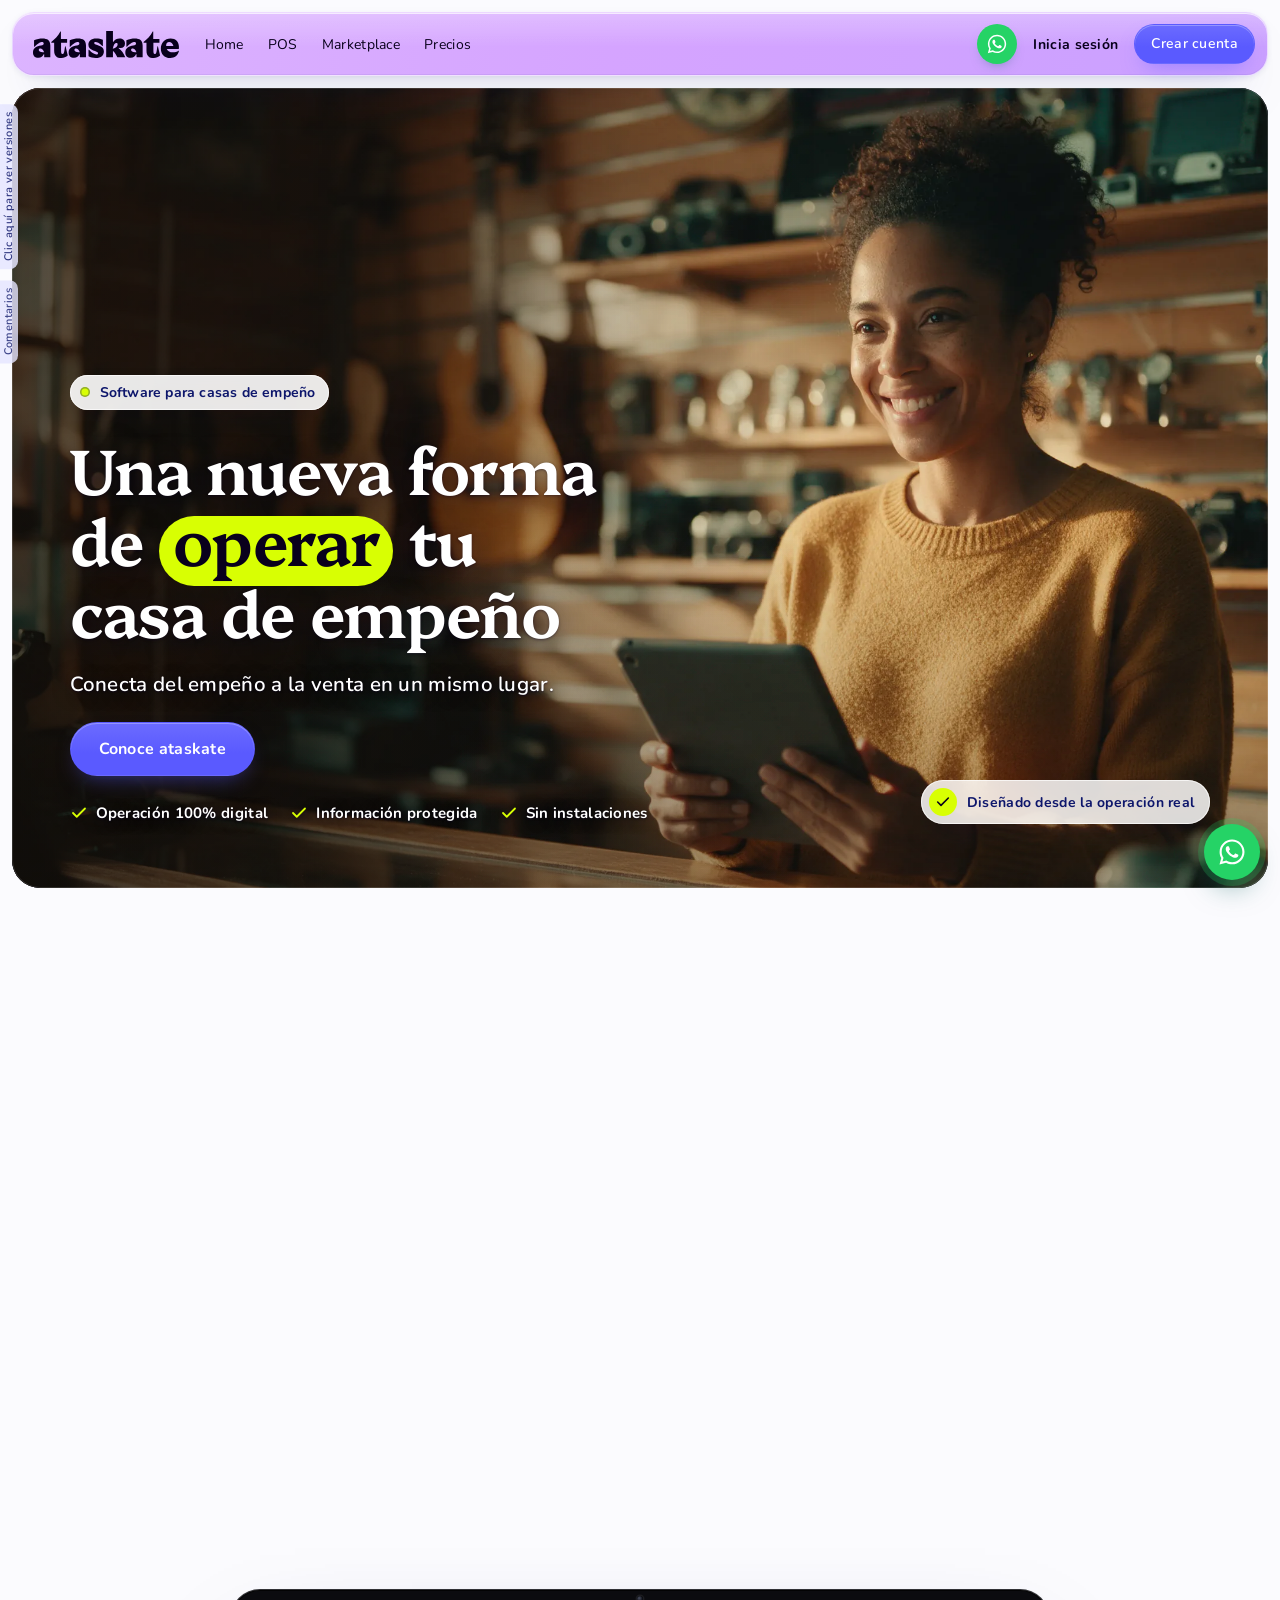
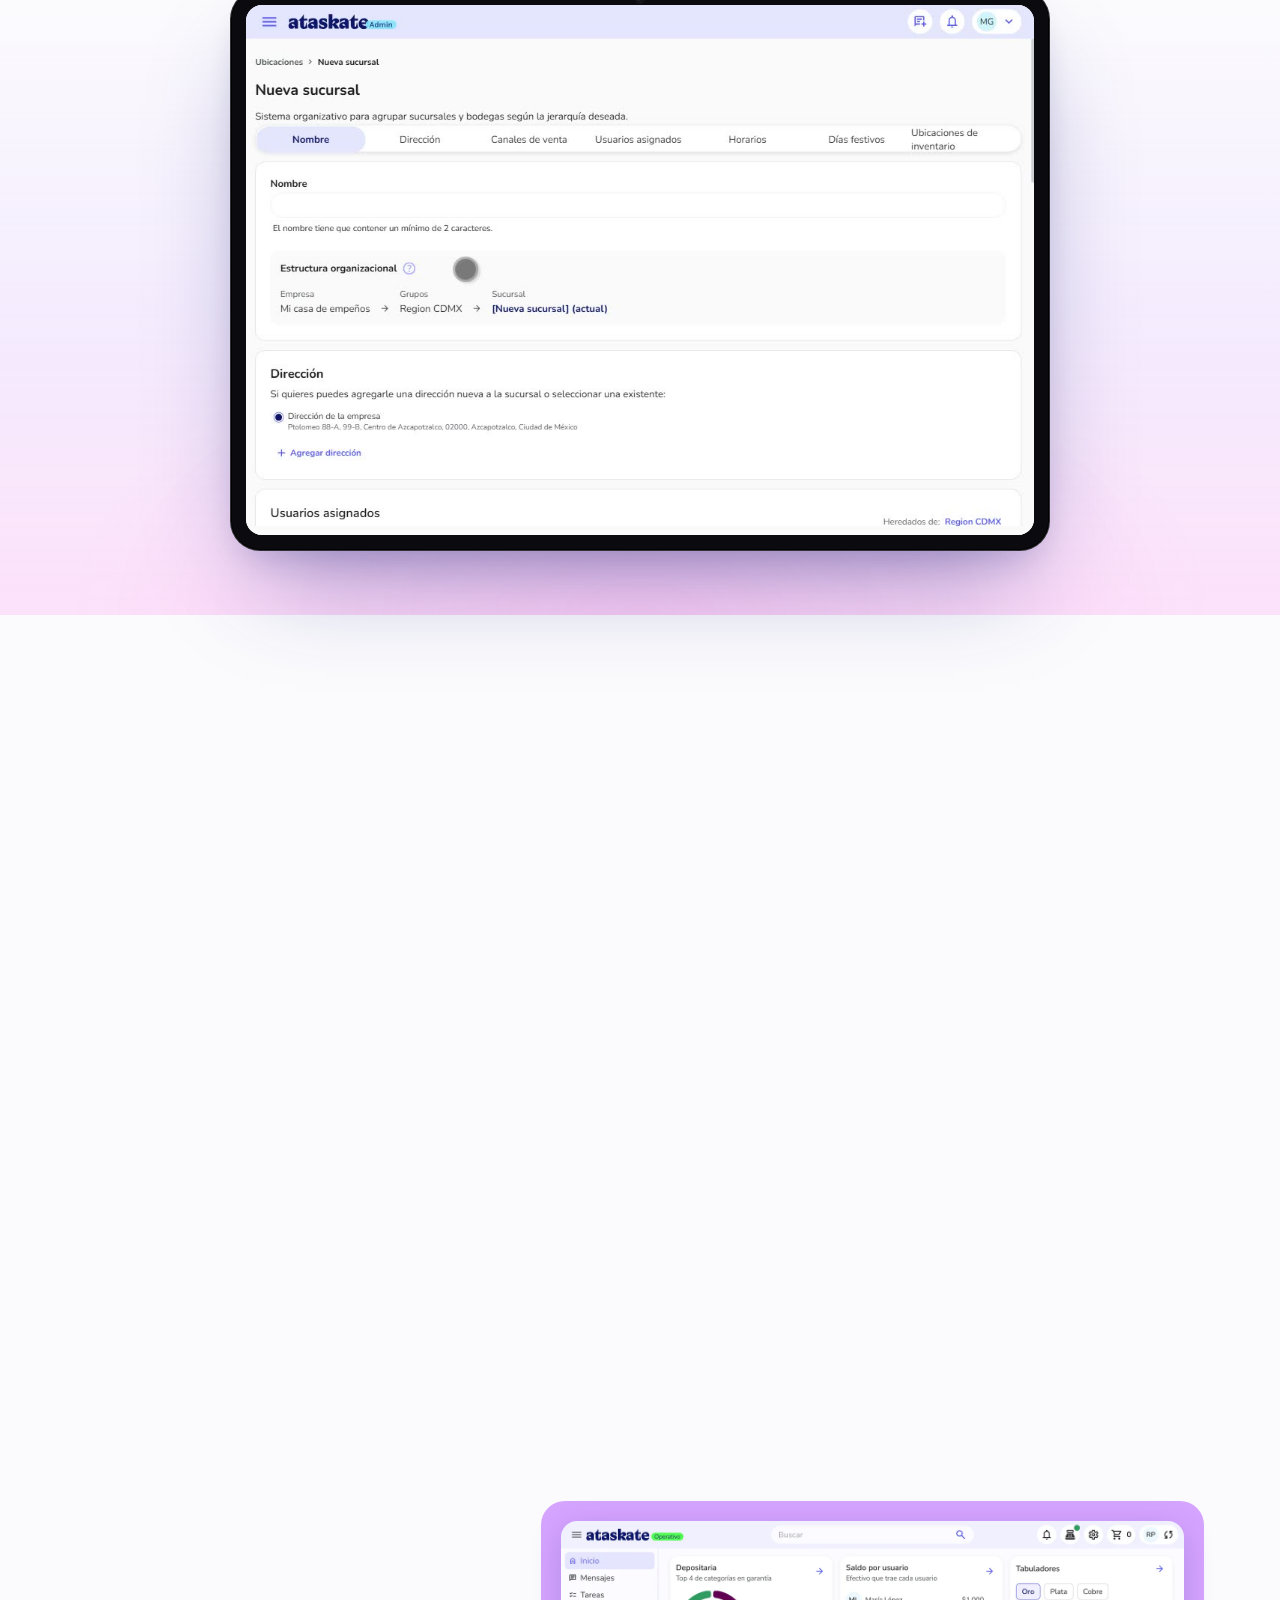
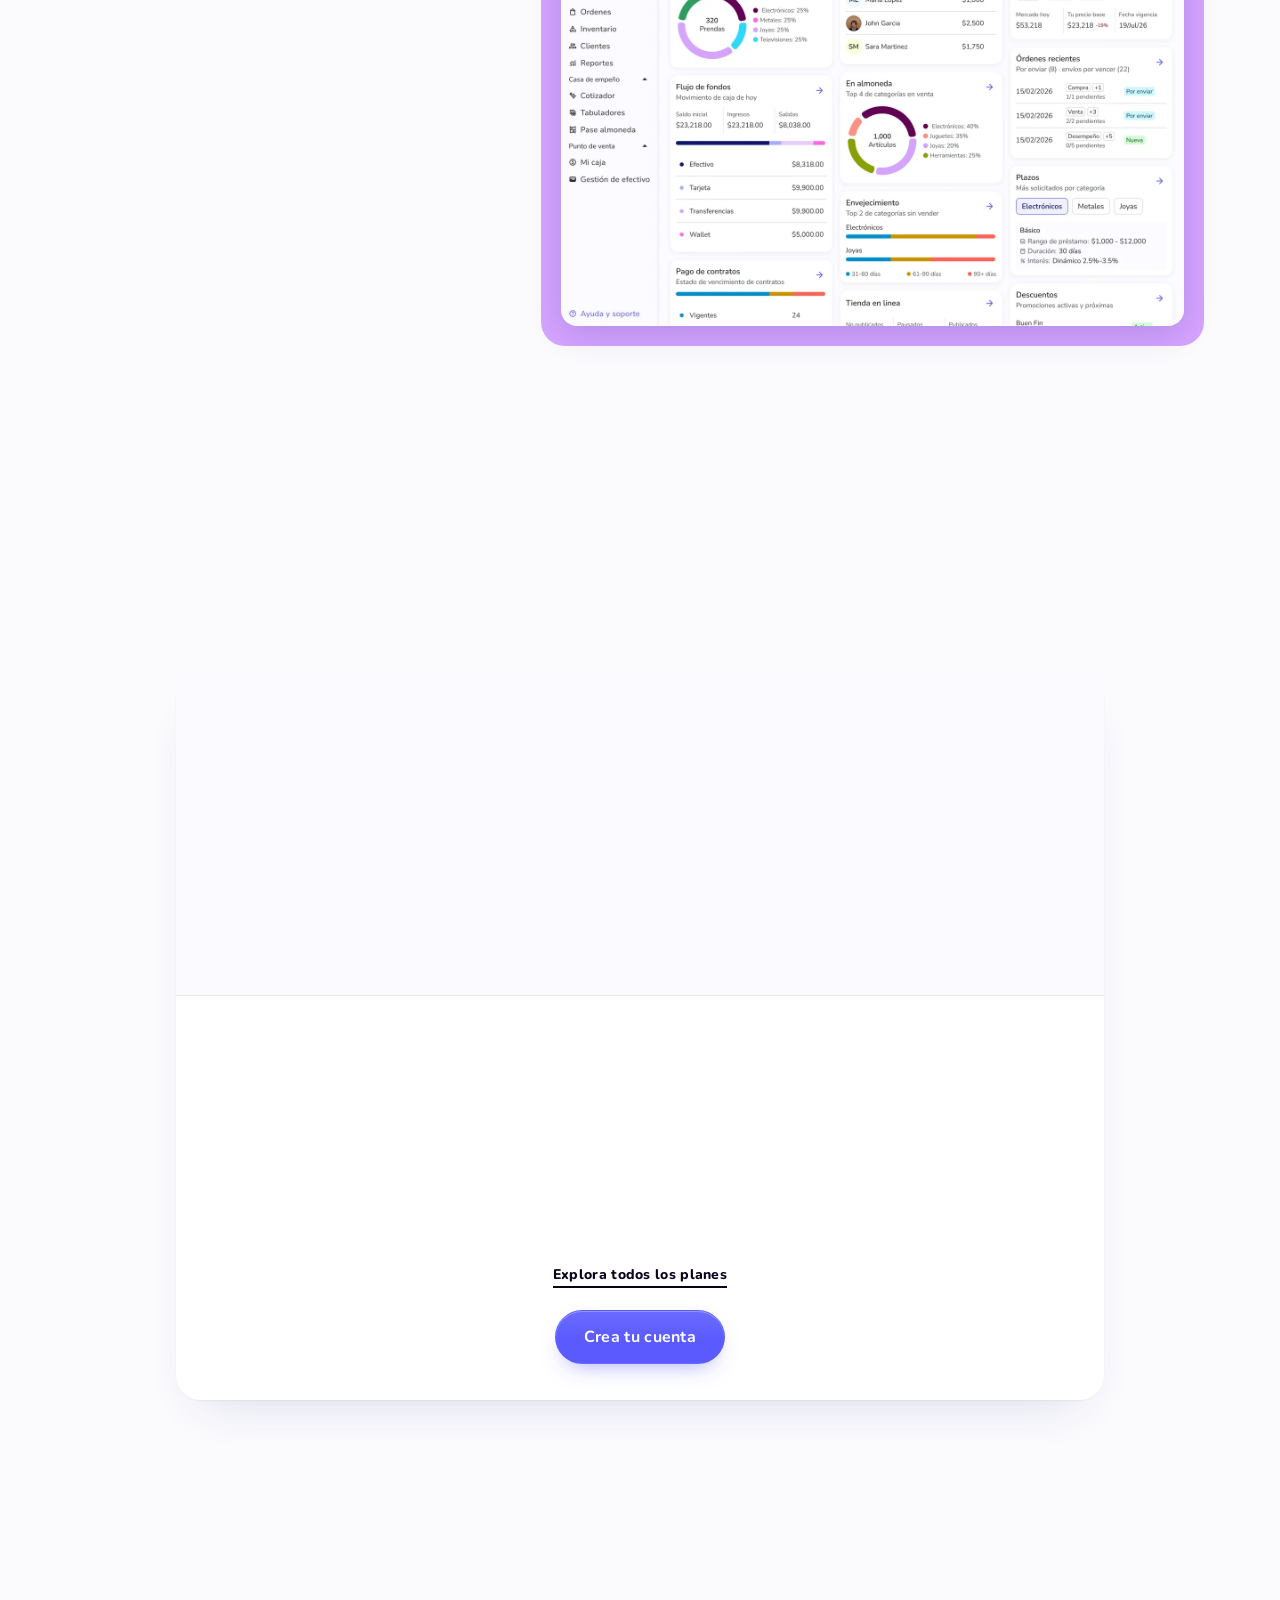
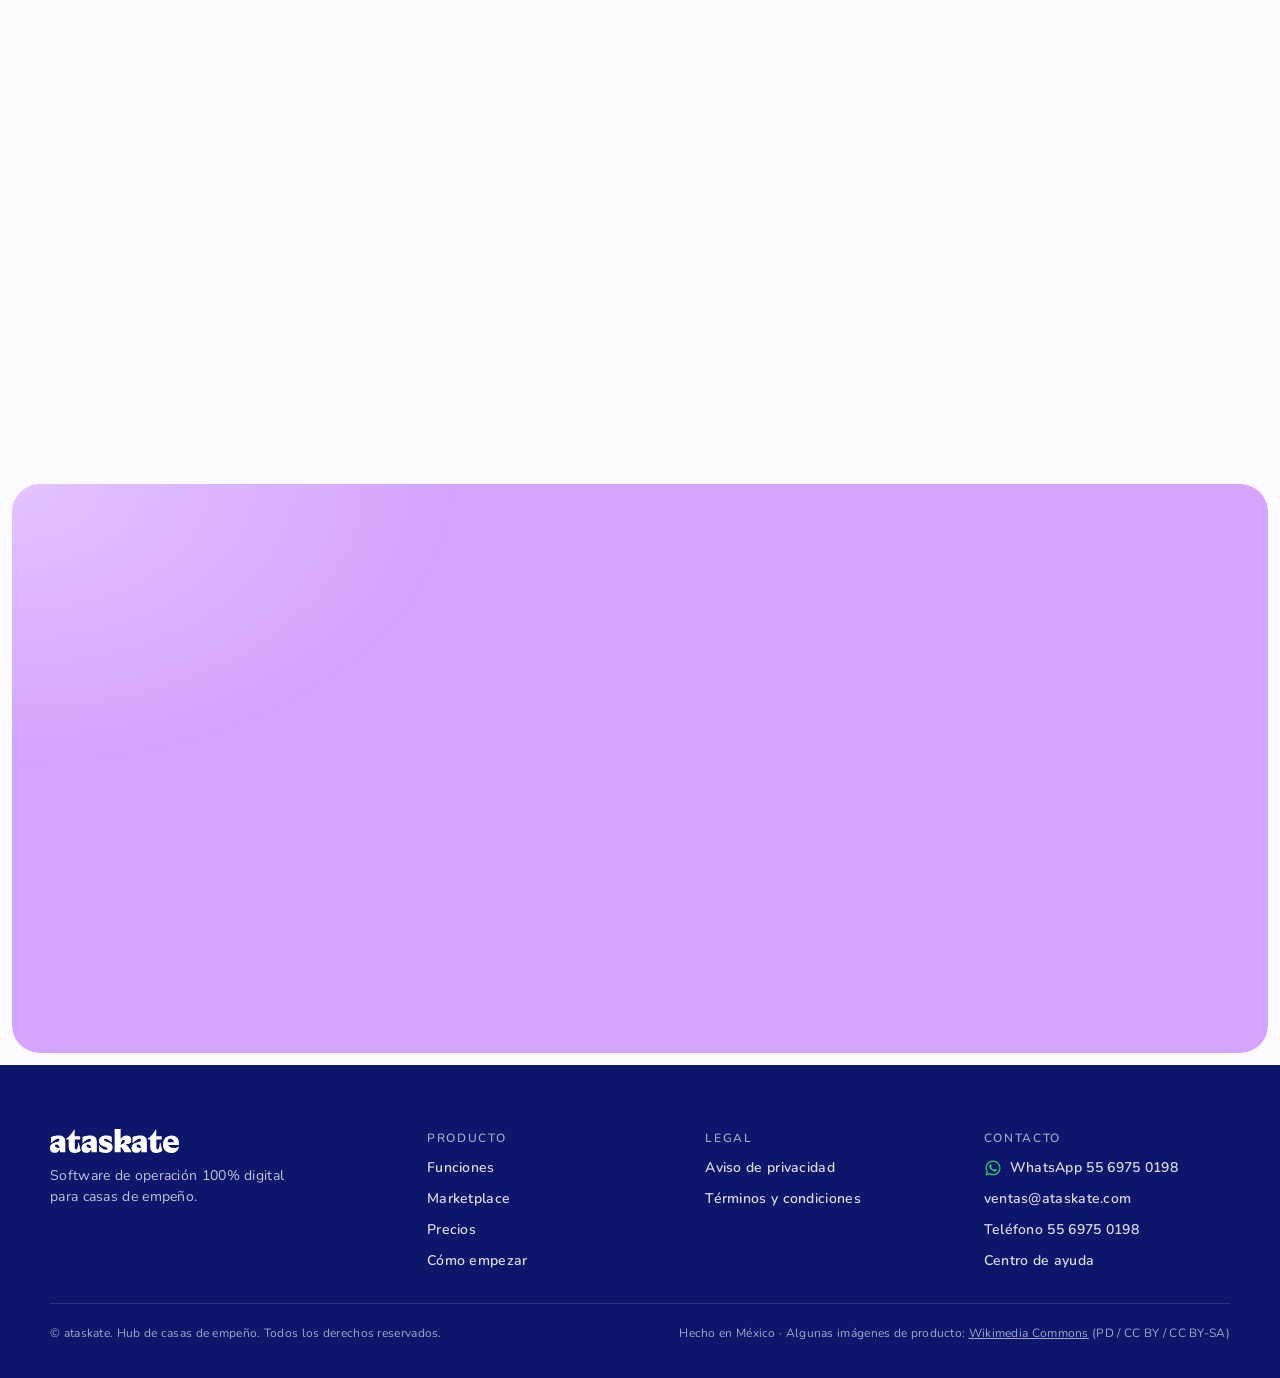
<file: index.html>
<!DOCTYPE html><html lang="es-MX"> <head><meta charset="UTF-8"><meta name="viewport" content="width=device-width, initial-scale=1"><title>ataskate — Software prendario para casas de empeño</title><meta name="description" content="Contratos, inventario, crédito y venta en una sola plataforma hecha para casas de empeño. Sin papel, sin Excel, sin pretextos."><meta name="robots" content="index, follow, max-image-preview:large"><link rel="canonical" href="https://ataskate.com.mx/"><link rel="icon" type="image/svg+xml" href="/brand/ataskate-mark.svg"><link rel="icon" href="/favicon.ico" sizes="48x48"><link rel="apple-touch-icon" href="/apple-touch-icon.png"><meta name="theme-color" content="#d5a4ff"><link rel="sitemap" type="application/xml" href="/sitemap.xml"><meta property="og:site_name" content="ataskate"><meta property="og:locale" content="es_MX"><meta property="og:type" content="website"><meta property="og:url" content="https://ataskate.com.mx/"><meta property="og:title" content="ataskate — Software prendario para casas de empeño"><meta property="og:description" content="Contratos, inventario, crédito y venta en una sola plataforma hecha para casas de empeño. Sin papel, sin Excel, sin pretextos."><meta property="og:image" content="https://ataskate.com.mx/brand/og.png"><meta property="og:image:width" content="1200"><meta property="og:image:height" content="630"><meta property="og:image:alt" content="ataskate — punto de venta y operación para casas de empeño"><meta name="twitter:card" content="summary_large_image"><link rel="preconnect" href="https://fonts.googleapis.com"><link rel="preconnect" href="https://fonts.gstatic.com" crossorigin><link href="https://fonts.googleapis.com/css2?family=Nunito:wght@400;600;700;800&family=Platypi:wght@600;700&display=swap" rel="stylesheet"><script>(function(){const id = "ypi6x94vpf";

    (function (c, l, a, r, i, t, y) {
      c[a] = c[a] || function () { (c[a].q = c[a].q || []).push(arguments); };
      t = l.createElement(r); t.async = 1; t.src = 'https://www.clarity.ms/tag/' + i;
      y = l.getElementsByTagName(r)[0]; y.parentNode.insertBefore(t, y);
    })(window, document, 'clarity', 'script', id);
  })();</script><link rel="preload" as="image" href="/video/landing-pos-poster.jpg"><link rel="stylesheet" href="/_astro/landing.BoADMMM8.css">
<link rel="stylesheet" href="/_astro/landing.C-TXDFZV.css">
<link rel="stylesheet" href="/_astro/landing.RTOIWTaR.css"><script type="module" src="/_astro/hoisted.Dxt5h6Gp.js"></script></head> <body> <a class="skip" href="#main">Saltar al contenido</a>     <header class="mast" data-astro-cid-bcnnqveb> <div class="mast__bar" data-astro-cid-bcnnqveb> <a class="mast__brand" href="#top" aria-label="ataskate — inicio" data-astro-cid-bcnnqveb> <img src="/brand/ataskate-ink.svg" alt="ataskate" width="335" height="62" data-astro-cid-bcnnqveb> </a> <nav class="mast__nav" id="mast-nav" aria-label="Principal" data-astro-cid-bcnnqveb> <a href="#top" data-astro-cid-bcnnqveb>Home</a><a href="/punto-de-venta/" data-astro-cid-bcnnqveb>POS</a><a href="/marketplace/" data-astro-cid-bcnnqveb>Marketplace</a><a href="/planes/" data-astro-cid-bcnnqveb>Precios</a> </nav> <a class="wa wa--mast mast__wa" data-wa="mast" href="https://wa.me/525569750198?text=Hola%2C%20quiero%20m%C3%A1s%20informaci%C3%B3n%20de%20ataskate." target="_blank" rel="noopener" aria-label="Escríbenos por WhatsApp (se abre en otra pestaña)" title="Escríbenos por WhatsApp" data-astro-cid-bcnnqveb data-astro-cid-sbyz6brq><svg viewBox="0 0 24 24" width="22" height="22" fill="currentColor" aria-hidden="true" data-astro-cid-sbyz6brq><path d="M2 22L3.41254 16.8642C2.5409 15.3608 2.08289 13.6567 2.08373 11.9092C2.08624 6.44583 6.55329 2 12.0419 2C14.7053 2.00083 17.2056 3.03333 19.0862 4.90667C20.9659 6.78 22.0008 9.27 22 11.9183C21.9975 17.3825 17.5304 21.8283 12.0419 21.8283C10.3756 21.8275 8.73365 21.4117 7.27924 20.6217L2 22ZM7.52374 18.8275C8.92707 19.6567 10.2668 20.1533 12.0385 20.1542C16.6002 20.1542 20.3162 16.4592 20.3187 11.9167C20.3204 7.365 16.622 3.675 12.0452 3.67333C7.4802 3.67333 3.76673 7.36833 3.76505 11.91C3.76421 13.7642 4.31014 15.1525 5.22699 16.605L4.39052 19.645L7.52374 18.8275ZM17.0582 14.2742C16.9962 14.1708 16.8304 14.1092 16.5809 13.985C16.3322 13.8608 15.1089 13.2617 14.8803 13.1792C14.6526 13.0967 14.4868 13.055 14.3202 13.3033C14.1544 13.5508 13.6771 14.1092 13.5323 14.2742C13.3874 14.4392 13.2417 14.46 12.993 14.3358C12.7444 14.2117 11.9422 13.9508 10.9919 13.1067C10.2525 12.45 9.75266 11.6392 9.6078 11.3908C9.46295 11.1433 9.59273 11.0092 9.71665 10.8858C9.82885 10.775 9.96533 10.5967 10.0901 10.4517C10.2165 10.3083 10.2576 10.205 10.3413 10.0392C10.4242 9.87417 10.3832 9.72917 10.3204 9.605C10.2576 9.48167 9.76019 8.2625 9.55338 7.76667C9.35075 7.28417 9.14561 7.34917 8.99322 7.34167L8.51595 7.33333C8.35016 7.33333 8.08055 7.395 7.8528 7.64333C7.62505 7.89167 6.982 8.49 6.982 9.70917C6.982 10.9283 7.87373 12.1058 7.99765 12.2708C8.12241 12.4358 9.75182 14.9375 12.2478 16.01C12.8415 16.265 13.3054 16.4175 13.6662 16.5317C14.2624 16.72 14.805 16.6933 15.2337 16.63C15.7118 16.5592 16.7057 16.0308 16.9133 15.4525C17.121 14.8733 17.121 14.3775 17.0582 14.2742Z" data-astro-cid-sbyz6brq></path></svg></a>   <a class="mast__login" href="#cta" data-astro-cid-bcnnqveb>Inicia sesión</a> <a class="btn btn--primary btn--sm mast__cta" href="#cta" data-astro-cid-bcnnqveb>Crear cuenta</a> <button class="mast__burger" type="button" data-menu aria-controls="mast-nav" aria-expanded="false" aria-label="Abrir menú" data-astro-cid-bcnnqveb> <span data-astro-cid-bcnnqveb></span><span data-astro-cid-bcnnqveb></span><span data-astro-cid-bcnnqveb></span> </button> </div> </header> <main id="main" data-astro-cid-bcnnqveb> <!-- ============================== HERO ============================== --> <!-- Cinematic hero: the counter footage runs full-bleed behind a left
         scrim, Shopify-style, with the copy in white on top. -->  <div class="hv-rail" data-astro-cid-jraopiqq> <button class="hv-tab" type="button" id="hvTab" aria-haspopup="menu" aria-expanded="false" aria-controls="hvMenu" data-astro-cid-jraopiqq>Clic aquí para ver versiones</button> </div> <div class="hv-menu" id="hvMenu" role="menu" aria-labelledby="hvTab" hidden data-astro-cid-jraopiqq> <p class="hv-menu__title" role="presentation" data-astro-cid-jraopiqq>Versiones del hero</p> <button class="hv-item" type="button" role="menuitemradio" aria-checked="true" data-n="1" data-foto="4" data-astro-cid-jraopiqq> <img src="/img/hero-opcion-4-mini.webp" alt="" width="256" height="145" loading="lazy" decoding="async" data-astro-cid-jraopiqq> <span class="hv-item__txt" data-astro-cid-jraopiqq><b data-astro-cid-jraopiqq>1. Dueña con tableta</b><small data-astro-cid-jraopiqq>Atiende desde su tienda</small></span> </button><button class="hv-item" type="button" role="menuitemradio" aria-checked="false" data-n="2" data-foto="5" data-astro-cid-jraopiqq> <img src="/img/hero-opcion-5-mini.webp" alt="" width="256" height="145" loading="lazy" decoding="async" data-astro-cid-jraopiqq> <span class="hv-item__txt" data-astro-cid-jraopiqq><b data-astro-cid-jraopiqq>2. Valuador con lupa</b><small data-astro-cid-jraopiqq>Revisa un reloj en el mostrador</small></span> </button><button class="hv-item" type="button" role="menuitemradio" aria-checked="false" data-n="3" data-foto="6" data-astro-cid-jraopiqq> <img src="/img/hero-opcion-6-mini.webp" alt="" width="256" height="145" loading="lazy" decoding="async" data-astro-cid-jraopiqq> <span class="hv-item__txt" data-astro-cid-jraopiqq><b data-astro-cid-jraopiqq>3. Envío del Marketplace</b><small data-astro-cid-jraopiqq>Empaca una cámara vendida en línea</small></span> </button><button class="hv-item" type="button" role="menuitemradio" aria-checked="false" data-n="4" data-foto="7" data-astro-cid-jraopiqq> <img src="/img/hero-opcion-7-mini.webp" alt="" width="256" height="145" loading="lazy" decoding="async" data-astro-cid-jraopiqq> <span class="hv-item__txt" data-astro-cid-jraopiqq><b data-astro-cid-jraopiqq>4. Entrega en el mostrador</b><small data-astro-cid-jraopiqq>Le da una guitarra a su cliente</small></span> </button> </div> <script>
  /* el selector va antes del hero en el HTML: se arma cuando el documento ya está completo */
  function iniciarHeroVersiones() {
    var tab = document.getElementById('hvTab');
    var menu = document.getElementById('hvMenu');
    var items = [].slice.call(menu.querySelectorAll('.hv-item'));
    var pic = document.querySelector('.hero__bg picture');
    if (!tab || !menu || !pic) return;

    /* la versión que ya se ve (la que dejó ?hero= antes de pintar) */
    var q = new URLSearchParams(location.search).get('hero');
    var actual = { '2': 2, '3': 3, '4': 4, '5': 2, '6': 3, '7': 4 }[q] || 1;
    var marcar = function (n) { items.forEach(function (b) { b.setAttribute('aria-checked', String(+b.dataset.n === n)); }); };
    marcar(actual);

    var cerrar = function (foco) {
      if (menu.hidden) return;
      menu.hidden = true; tab.setAttribute('aria-expanded', 'false');
      if (foco) tab.focus();
    };
    var abrir = function () {
      menu.hidden = false; tab.setAttribute('aria-expanded', 'true');
      (menu.querySelector('[aria-checked="true"]') || items[0]).focus();
    };
    var elegir = function (b) {
      var n = +b.dataset.n, foto = b.dataset.foto;
      pic.querySelector('source').srcset = '/img/hero-opcion-' + foto + '-m.webp';
      pic.querySelector('img').src = '/img/hero-opcion-' + foto + '.webp';
      marcar(n);
      var u = new URL(location.href);
      if (n === 1) u.searchParams.delete('hero'); else u.searchParams.set('hero', String(n));
      history.replaceState(null, '', u.pathname + u.search + u.hash);
      cerrar(true);
    };

    tab.addEventListener('click', function () { menu.hidden ? abrir() : cerrar(true); });
    items.forEach(function (b) { b.addEventListener('click', function () { elegir(b); }); });
    document.addEventListener('click', function (e) { if (!menu.hidden && !tab.contains(e.target) && !menu.contains(e.target)) cerrar(); });
    document.addEventListener('keydown', function (e) {
      if (menu.hidden) return;
      if (e.key === 'Escape') { cerrar(true); return; }
      if (['ArrowDown', 'ArrowUp', 'Home', 'End'].indexOf(e.key) < 0 || !menu.contains(document.activeElement)) return;
      e.preventDefault();
      var i = items.indexOf(document.activeElement);
      var j = { ArrowDown: (i + 1) % items.length, ArrowUp: (i - 1 + items.length) % items.length, Home: 0, End: items.length - 1 }[e.key];
      items[j].focus();
    });
  }
  if (document.readyState === 'loading') document.addEventListener('DOMContentLoaded', iniciarHeroVersiones);
  else iniciarHeroVersiones();
</script>  <section class="hero" id="top" data-astro-cid-bcnnqveb> <div class="hero__bg" aria-hidden="true" data-astro-cid-bcnnqveb>  <picture data-astro-cid-bcnnqveb> <source media="(max-width: 880px)" srcset="/img/hero-opcion-4-m.webp" width="1100" height="2281" data-astro-cid-bcnnqveb> <img class="hero__img" src="/img/hero-opcion-4.webp" alt="" width="2400" height="1355" fetchpriority="high" decoding="async" data-astro-cid-bcnnqveb> </picture>  <script>
          (function () {
            var q = new URLSearchParams(location.search).get('hero');
            var n = { '2': 5, '3': 6, '4': 7, '5': 5, '6': 6, '7': 7 }[q];
            if (!n) return;
            var pic = document.currentScript.previousElementSibling;
            pic.querySelector('source').srcset = '/img/hero-opcion-' + n + '-m.webp';
            pic.querySelector('img').src = '/img/hero-opcion-' + n + '.webp';
          })();
        </script> </div> <div class="hero__scrim" aria-hidden="true" data-astro-cid-bcnnqveb></div> <div class="hero__inner" data-astro-cid-bcnnqveb> <div class="hero__copy" data-astro-cid-bcnnqveb> <p class="hero__eyebrow" data-astro-cid-bcnnqveb><span class="hero__dot" aria-hidden="true" data-astro-cid-bcnnqveb></span>Software para casas de empeño</p> <h1 class="hero__title" data-astro-cid-bcnnqveb>
Una nueva forma de <em data-astro-cid-bcnnqveb>operar</em> tu casa de empeño
</h1> <p class="hero__lede" data-astro-cid-bcnnqveb>
Conecta del empeño a la venta en un mismo lugar.
</p> <div class="hero__actions" data-astro-cid-bcnnqveb> <a class="btn btn--primary" href="#funciones" data-astro-cid-bcnnqveb>Conoce ataskate</a> </div> <ul class="hero__proof" data-astro-cid-bcnnqveb> <li data-astro-cid-bcnnqveb><svg viewBox="0 0 24 24" width="18" height="18" fill="none" stroke="currentColor" stroke-width="2.4" stroke-linecap="round" stroke-linejoin="round" aria-hidden="true" data-astro-cid-bcnnqveb><path d="M20 6 9 17l-5-5" data-astro-cid-bcnnqveb></path></svg>Operación 100% digital</li><li data-astro-cid-bcnnqveb><svg viewBox="0 0 24 24" width="18" height="18" fill="none" stroke="currentColor" stroke-width="2.4" stroke-linecap="round" stroke-linejoin="round" aria-hidden="true" data-astro-cid-bcnnqveb><path d="M20 6 9 17l-5-5" data-astro-cid-bcnnqveb></path></svg>Información protegida</li><li data-astro-cid-bcnnqveb><svg viewBox="0 0 24 24" width="18" height="18" fill="none" stroke="currentColor" stroke-width="2.4" stroke-linecap="round" stroke-linejoin="round" aria-hidden="true" data-astro-cid-bcnnqveb><path d="M20 6 9 17l-5-5" data-astro-cid-bcnnqveb></path></svg>Sin instalaciones</li> </ul> </div> <p class="hero__badge" data-astro-cid-bcnnqveb> <span class="hero__badge-ico" aria-hidden="true" data-astro-cid-bcnnqveb><svg viewBox="0 0 24 24" width="16" height="16" fill="none" stroke="currentColor" stroke-width="2.4" stroke-linecap="round" stroke-linejoin="round" aria-hidden="true" data-astro-cid-bcnnqveb><path d="M20 6 9 17l-5-5" data-astro-cid-bcnnqveb></path></svg></span> Diseñado desde la operación real </p> </div> </section> <!-- ============================== FUNCIONES ============================== --> <!-- ============================== SUITE (bento bajo el hero) ============================== --> <section class="suite" id="funciones" data-astro-cid-bcnnqveb> <div class="intro" data-astro-cid-bcnnqveb> <div class="head head--center intro__head" data-astro-cid-bcnnqveb> <h2 class="h2 intro__title" data-astro-cid-bcnnqveb>Todo lo que pasa entre recibir una prenda y venderla</h2> <p class="lede intro__sub" data-astro-cid-bcnnqveb>Cada parte de tu casa de empeño bajo control.</p> <a class="btn btn--primary intro__cta" href="#cta" data-astro-cid-bcnnqveb>Crea tu cuenta</a> </div>  </div> <div class="pos-hero" data-poshero data-astro-cid-bcnnqveb> <div class="suite__kicker suite__kicker--center" data-astro-cid-bcnnqveb> <span class="eyebrow" data-astro-cid-bcnnqveb>Punto de venta</span> <p data-astro-cid-bcnnqveb>Administra tu operación de principio a fin.</p> <a class="btn btn--primary" href="/punto-de-venta/" data-astro-cid-bcnnqveb>Conoce todas sus funcionalidades</a> </div> <div class="pos-hero__stage" data-astro-cid-bcnnqveb> <figure class="branches__device pos-hero__device" data-astro-cid-bcnnqveb> <video src="/video/suc-crear.mp4" poster="/video/suc-crear-poster.jpg" width="1052" height="708" autoplay muted loop playsinline preload="metadata" aria-label="Recorrido del punto de venta de ataskate" data-astro-cid-bcnnqveb></video> </figure> </div> </div><div class="mkt-hero" id="marketplace" data-mkthero data-astro-cid-bcnnqveb> <figure class="mkt-hero__art" data-astro-cid-bcnnqveb> <img src="/img/mkt-merkado.webp" srcset="/img/mkt-merkado-1600.webp 1600w, /img/mkt-merkado.webp 3168w" sizes="100vw" alt="Ilustración del Marketplace de ataskate: personajes que compran, venden y envían artículos desde una tienda en una tablet" width="3168" height="1220" loading="lazy" decoding="async" data-astro-cid-bcnnqveb> </figure> <div class="suite__kicker suite__kicker--center" data-astro-cid-bcnnqveb> <span class="eyebrow" data-astro-cid-bcnnqveb>ataskate merkado</span> <p data-astro-cid-bcnnqveb>Tu inventario conectado a una tienda que vende 24/7.</p> <a class="btn btn--primary" href="/marketplace/" data-astro-cid-bcnnqveb>Conoce más</a> </div> </div> </section> <!-- ============================== CÓMO EMPEZAR ============================== --> <section class="section start" id="como-empezar" data-astro-cid-bcnnqveb> <div class="start__grid" data-astro-cid-bcnnqveb> <div class="start__copy" data-astro-cid-bcnnqveb> <h2 class="eyebrow" data-astro-cid-bcnnqveb>¿Cómo empezar?</h2> <p class="start__sub" data-astro-cid-bcnnqveb>ataskate se configura a como tú trabajas.</p> <div class="acc" data-acc data-astro-cid-bcnnqveb> <div class="acc__item" data-astro-cid-bcnnqveb> <h3 class="acc__h" data-astro-cid-bcnnqveb> <button type="button" class="acc__btn" aria-expanded="true" aria-controls="paso-0" id="paso-btn-0" data-astro-cid-bcnnqveb> <span class="acc__label" data-astro-cid-bcnnqveb> <span class="acc__num" aria-hidden="true" data-astro-cid-bcnnqveb>1</span> Prueba la plataforma </span> <span class="acc__sign" aria-hidden="true" data-astro-cid-bcnnqveb>–</span> </button> </h3> <div class="acc__panel" id="paso-0" role="region" aria-labelledby="paso-btn-0" data-astro-cid-bcnnqveb> <p data-astro-cid-bcnnqveb>Agenda una demo con nuestro equipo o entra directo y explórala tú mismo. Sin instalaciones, sin compromiso.</p> <a class="link-underline link-underline--sm" href="#cta" data-astro-cid-bcnnqveb>Contáctanos</a> </div> </div><div class="acc__item" data-astro-cid-bcnnqveb> <h3 class="acc__h" data-astro-cid-bcnnqveb> <button type="button" class="acc__btn" aria-expanded="false" aria-controls="paso-1" id="paso-btn-1" data-astro-cid-bcnnqveb> <span class="acc__label" data-astro-cid-bcnnqveb> <span class="acc__num" aria-hidden="true" data-astro-cid-bcnnqveb>2</span> Configura tu negocio </span> <span class="acc__sign" aria-hidden="true" data-astro-cid-bcnnqveb>+</span> </button> </h3> <div class="acc__panel" id="paso-1" role="region" aria-labelledby="paso-btn-1" hidden data-astro-cid-bcnnqveb> <p data-astro-cid-bcnnqveb>Sucursales, usuarios y roles listos en minutos, no en semanas.</p>  </div> </div><div class="acc__item" data-astro-cid-bcnnqveb> <h3 class="acc__h" data-astro-cid-bcnnqveb> <button type="button" class="acc__btn" aria-expanded="false" aria-controls="paso-2" id="paso-btn-2" data-astro-cid-bcnnqveb> <span class="acc__label" data-astro-cid-bcnnqveb> <span class="acc__num" aria-hidden="true" data-astro-cid-bcnnqveb>3</span> Empieza a operar </span> <span class="acc__sign" aria-hidden="true" data-astro-cid-bcnnqveb>+</span> </button> </h3> <div class="acc__panel" id="paso-2" role="region" aria-labelledby="paso-btn-2" hidden data-astro-cid-bcnnqveb> <p data-astro-cid-bcnnqveb>Cobra, presta y vende desde el mostrador desde el primer día.</p>  </div> </div> </div> </div> <!-- Product shots on the lila panel — one per step, swapped with a
             spring pop when the visitor opens a step in the accordion. --> <div class="start__panel" data-astro-cid-bcnnqveb> <div class="start__shots" data-shots data-astro-cid-bcnnqveb> <img class="start__shot is-active" data-shot="0" src="/img/paso-prueba.webp" alt="Panel Operativo de ataskate: caja, depositaria, almoneda y órdenes en una pantalla" width="1400" height="910" loading="eager" decoding="async" data-astro-cid-bcnnqveb><img class="start__shot" data-shot="1" src="/img/paso-configura.webp" alt="Admin de ataskate: perfil de sucursal con líneas de negocio, horarios y usuarios" width="1400" height="910" loading="lazy" decoding="async" data-astro-cid-bcnnqveb><img class="start__shot" data-shot="2" src="/img/paso-operar.webp" alt="Inventario comercial de ataskate con artículos, filtros y precios de venta" width="1400" height="910" loading="lazy" decoding="async" data-astro-cid-bcnnqveb> </div> </div> </div> </section> <!-- ============================== LA RED ATASKATE (globo) ==============================
         Oculta a pedido (2026-10-05): para volver a mostrarla, poner MOSTRAR_RED = true. -->  <!-- ============================== PRECIOS ============================== --> <section class="section price" id="precios" data-astro-cid-bcnnqveb> <div class="head head--center" data-astro-cid-bcnnqveb> <h2 class="eyebrow" data-astro-cid-bcnnqveb>Precios</h2> <p class="lede price__sub" data-astro-cid-bcnnqveb>Empieza hoy con ataskate Ordena.</p> <p class="lede" data-astro-cid-bcnnqveb>Sin módulos de más, sin cobros sorpresa, sin decidir qué funciones activar.</p> </div> <div class="plan" data-astro-cid-bcnnqveb> <div class="plan__head" data-astro-cid-bcnnqveb> <span class="plan__promo" data-astro-cid-bcnnqveb>Promoción de lanzamiento</span> <div class="plan__id" data-astro-cid-bcnnqveb> <b data-astro-cid-bcnnqveb>ataskate Ordena</b> <span data-astro-cid-bcnnqveb>
Empieza a operar con contratos, caja, inventario y clientes desde un solo lugar.
</span> </div> <p class="plan__price" data-astro-cid-bcnnqveb> <b data-price data-astro-cid-bcnnqveb>$99</b> <span data-astro-cid-bcnnqveb> <b data-astro-cid-bcnnqveb>USD <s data-astro-cid-bcnnqveb>$149</s></b> <small data-astro-cid-bcnnqveb>por sucursal / mes</small> </span> </p> <ul class="plan__chips" aria-label="Incluido en tu plan" data-astro-cid-bcnnqveb> <li data-astro-cid-bcnnqveb>Usuarios ilimitados</li><li data-astro-cid-bcnnqveb>1 sucursal</li><li data-astro-cid-bcnnqveb>Hasta 5 bodegas</li><li data-astro-cid-bcnnqveb>Acceso desde cualquier dispositivo</li> </ul> </div> <ul class="plan__list" data-astro-cid-bcnnqveb> <li data-astro-cid-bcnnqveb><span class="plan__check" data-astro-cid-bcnnqveb><svg width="12" height="12" viewBox="0 0 24 24" fill="none" stroke="currentColor" stroke-width="1.8" stroke-linecap="round" stroke-linejoin="round" aria-hidden="true" focusable="false" data-astro-cid-r2m5lo7l><path d="M4.75 12.5 9.5 17.25 19.25 7" /></svg> </span>Cotiza metales con mejor referencia para cada valuación</li><li data-astro-cid-bcnnqveb><span class="plan__check" data-astro-cid-bcnnqveb><svg width="12" height="12" viewBox="0 0 24 24" fill="none" stroke="currentColor" stroke-width="1.8" stroke-linecap="round" stroke-linejoin="round" aria-hidden="true" focusable="false" data-astro-cid-r2m5lo7l><path d="M4.75 12.5 9.5 17.25 19.25 7" /></svg> </span>Vende y lleva el control de cada movimiento de caja</li><li data-astro-cid-bcnnqveb><span class="plan__check" data-astro-cid-bcnnqveb><svg width="12" height="12" viewBox="0 0 24 24" fill="none" stroke="currentColor" stroke-width="1.8" stroke-linecap="round" stroke-linejoin="round" aria-hidden="true" focusable="false" data-astro-cid-r2m5lo7l><path d="M4.75 12.5 9.5 17.25 19.25 7" /></svg> </span>Controla tu inventario del empeño a la venta</li><li data-astro-cid-bcnnqveb><span class="plan__check" data-astro-cid-bcnnqveb><svg width="12" height="12" viewBox="0 0 24 24" fill="none" stroke="currentColor" stroke-width="1.8" stroke-linecap="round" stroke-linejoin="round" aria-hidden="true" focusable="false" data-astro-cid-r2m5lo7l><path d="M4.75 12.5 9.5 17.25 19.25 7" /></svg> </span>Más formas de pagar, menos ventas detenidas</li><li data-astro-cid-bcnnqveb><span class="plan__check" data-astro-cid-bcnnqveb><svg width="12" height="12" viewBox="0 0 24 24" fill="none" stroke="currentColor" stroke-width="1.8" stroke-linecap="round" stroke-linejoin="round" aria-hidden="true" focusable="false" data-astro-cid-r2m5lo7l><path d="M4.75 12.5 9.5 17.25 19.25 7" /></svg> </span>Usuarios sin límite, permisos bajo control</li><li data-astro-cid-bcnnqveb><span class="plan__check" data-astro-cid-bcnnqveb><svg width="12" height="12" viewBox="0 0 24 24" fill="none" stroke="currentColor" stroke-width="1.8" stroke-linecap="round" stroke-linejoin="round" aria-hidden="true" focusable="false" data-astro-cid-r2m5lo7l><path d="M4.75 12.5 9.5 17.25 19.25 7" /></svg> </span>Lleva cada empeño de principio a fin: refrenda, abona o desempeña</li><li data-astro-cid-bcnnqveb><span class="plan__check" data-astro-cid-bcnnqveb><svg width="12" height="12" viewBox="0 0 24 24" fill="none" stroke="currentColor" stroke-width="1.8" stroke-linecap="round" stroke-linejoin="round" aria-hidden="true" focusable="false" data-astro-cid-r2m5lo7l><path d="M4.75 12.5 9.5 17.25 19.25 7" /></svg> </span>Controla entradas, salidas y efectivo real en caja</li><li data-astro-cid-bcnnqveb><span class="plan__check" data-astro-cid-bcnnqveb><svg width="12" height="12" viewBox="0 0 24 24" fill="none" stroke="currentColor" stroke-width="1.8" stroke-linecap="round" stroke-linejoin="round" aria-hidden="true" focusable="false" data-astro-cid-r2m5lo7l><path d="M4.75 12.5 9.5 17.25 19.25 7" /></svg> </span>Ubica cada artículo empeñado y controla cuándo pasa a venta</li> </ul> <div class="plan__more" data-astro-cid-bcnnqveb> <a class="link-underline" href="/planes/" data-astro-cid-bcnnqveb>Explora todos los planes</a> </div> <div class="plan__actions" data-astro-cid-bcnnqveb> <a class="btn btn--primary btn--lg" href="#cta" data-astro-cid-bcnnqveb>Crea tu cuenta</a> </div> </div> </section> <!-- ============================== FAQ ============================== --> <section class="section faq" data-astro-cid-bcnnqveb> <div class="head head--center" data-astro-cid-bcnnqveb> <h2 class="eyebrow" data-astro-cid-bcnnqveb>Preguntas frecuentes</h2> <p class="lede" data-astro-cid-bcnnqveb>¿Aún tienes dudas?</p> </div> <div class="acc acc--faq" data-acc data-astro-cid-bcnnqveb> <div class="acc__item" data-astro-cid-bcnnqveb> <h3 class="acc__h" data-astro-cid-bcnnqveb> <button type="button" class="acc__btn acc__btn--faq" aria-expanded="true" aria-controls="faq-0" id="faq-btn-0" data-astro-cid-bcnnqveb> <span data-astro-cid-bcnnqveb>¿Puedo cancelar cuando quiera?</span> <span class="acc__chev" aria-hidden="true" data-astro-cid-bcnnqveb><svg width="20" height="20" viewBox="0 0 24 24" fill="none" stroke="currentColor" stroke-width="1.8" stroke-linecap="round" stroke-linejoin="round" aria-hidden="true" focusable="false" data-astro-cid-r2m5lo7l><path d="M12 4.75v14.5M5.75 13l6.25 6.25L18.25 13" /></svg> </span> </button> </h3> <div class="acc__panel acc__panel--faq" id="faq-0" role="region" aria-labelledby="faq-btn-0" data-astro-cid-bcnnqveb> <p data-astro-cid-bcnnqveb>Sí. No hay contratos forzosos ni penalizaciones: cancelas desde tu panel y conservas acceso hasta el fin de tu periodo pagado.</p> </div> </div><div class="acc__item" data-astro-cid-bcnnqveb> <h3 class="acc__h" data-astro-cid-bcnnqveb> <button type="button" class="acc__btn acc__btn--faq" aria-expanded="false" aria-controls="faq-1" id="faq-btn-1" data-astro-cid-bcnnqveb> <span data-astro-cid-bcnnqveb>¿ataskate funciona para más de una sucursal?</span> <span class="acc__chev" aria-hidden="true" data-astro-cid-bcnnqveb><svg width="20" height="20" viewBox="0 0 24 24" fill="none" stroke="currentColor" stroke-width="1.8" stroke-linecap="round" stroke-linejoin="round" aria-hidden="true" focusable="false" data-astro-cid-r2m5lo7l><path d="M12 4.75v14.5M5.75 13l6.25 6.25L18.25 13" /></svg> </span> </button> </h3> <div class="acc__panel acc__panel--faq" id="faq-1" role="region" aria-labelledby="faq-btn-1" hidden data-astro-cid-bcnnqveb> <p data-astro-cid-bcnnqveb>Sí. Agregas sucursales cuando quieras y las ves todas en un solo panel, con reportes comparativos y control centralizado.</p> </div> </div><div class="acc__item" data-astro-cid-bcnnqveb> <h3 class="acc__h" data-astro-cid-bcnnqveb> <button type="button" class="acc__btn acc__btn--faq" aria-expanded="false" aria-controls="faq-2" id="faq-btn-2" data-astro-cid-bcnnqveb> <span data-astro-cid-bcnnqveb>¿Qué tan rápido puedo empezar a usar el sistema?</span> <span class="acc__chev" aria-hidden="true" data-astro-cid-bcnnqveb><svg width="20" height="20" viewBox="0 0 24 24" fill="none" stroke="currentColor" stroke-width="1.8" stroke-linecap="round" stroke-linejoin="round" aria-hidden="true" focusable="false" data-astro-cid-r2m5lo7l><path d="M12 4.75v14.5M5.75 13l6.25 6.25L18.25 13" /></svg> </span> </button> </h3> <div class="acc__panel acc__panel--faq" id="faq-2" role="region" aria-labelledby="faq-btn-2" hidden data-astro-cid-bcnnqveb> <p data-astro-cid-bcnnqveb>El mismo día. Es 100% en la nube: configuras sucursales, usuarios y roles en minutos, sin instalaciones.</p> </div> </div><div class="acc__item" data-astro-cid-bcnnqveb> <h3 class="acc__h" data-astro-cid-bcnnqveb> <button type="button" class="acc__btn acc__btn--faq" aria-expanded="false" aria-controls="faq-3" id="faq-btn-3" data-astro-cid-bcnnqveb> <span data-astro-cid-bcnnqveb>¿Qué incluye exactamente mi plan?</span> <span class="acc__chev" aria-hidden="true" data-astro-cid-bcnnqveb><svg width="20" height="20" viewBox="0 0 24 24" fill="none" stroke="currentColor" stroke-width="1.8" stroke-linecap="round" stroke-linejoin="round" aria-hidden="true" focusable="false" data-astro-cid-r2m5lo7l><path d="M12 4.75v14.5M5.75 13l6.25 6.25L18.25 13" /></svg> </span> </button> </h3> <div class="acc__panel acc__panel--faq" id="faq-3" role="region" aria-labelledby="faq-btn-3" hidden data-astro-cid-bcnnqveb> <p data-astro-cid-bcnnqveb>Todo: operación prendaria, punto de venta, control de caja, roles y permisos, Marketplace, soporte y actualizaciones. Sin módulos extra.</p> </div> </div> </div> </section> <!-- ============================== CTA ============================== --> <section class="cta" id="cta" data-astro-cid-bcnnqveb> <div class="cta__inner" data-astro-cid-bcnnqveb> <div class="cta__copy" data-astro-cid-bcnnqveb> <h2 class="cta__title" data-astro-cid-bcnnqveb>Empieza hoy con ataskate.</h2> <p class="cta__lede" data-astro-cid-bcnnqveb>Acceso inmediato. Sin contratos forzosos. Cancela cuando quieras.</p> <div class="cta__talk" data-astro-cid-bcnnqveb> <p data-astro-cid-bcnnqveb>¿Prefieres hablar con un experto?</p> <a class="wa wa--foot btn btn--white cta__wa" data-wa="foot" href="https://wa.me/525569750198?text=Hola%2C%20quiero%20m%C3%A1s%20informaci%C3%B3n%20de%20ataskate." target="_blank" rel="noopener" data-wa="cta" data-astro-cid-bcnnqveb data-astro-cid-sbyz6brq><svg viewBox="0 0 24 24" width="18" height="18" fill="currentColor" aria-hidden="true" data-astro-cid-sbyz6brq><path d="M2 22L3.41254 16.8642C2.5409 15.3608 2.08289 13.6567 2.08373 11.9092C2.08624 6.44583 6.55329 2 12.0419 2C14.7053 2.00083 17.2056 3.03333 19.0862 4.90667C20.9659 6.78 22.0008 9.27 22 11.9183C21.9975 17.3825 17.5304 21.8283 12.0419 21.8283C10.3756 21.8275 8.73365 21.4117 7.27924 20.6217L2 22ZM7.52374 18.8275C8.92707 19.6567 10.2668 20.1533 12.0385 20.1542C16.6002 20.1542 20.3162 16.4592 20.3187 11.9167C20.3204 7.365 16.622 3.675 12.0452 3.67333C7.4802 3.67333 3.76673 7.36833 3.76505 11.91C3.76421 13.7642 4.31014 15.1525 5.22699 16.605L4.39052 19.645L7.52374 18.8275ZM17.0582 14.2742C16.9962 14.1708 16.8304 14.1092 16.5809 13.985C16.3322 13.8608 15.1089 13.2617 14.8803 13.1792C14.6526 13.0967 14.4868 13.055 14.3202 13.3033C14.1544 13.5508 13.6771 14.1092 13.5323 14.2742C13.3874 14.4392 13.2417 14.46 12.993 14.3358C12.7444 14.2117 11.9422 13.9508 10.9919 13.1067C10.2525 12.45 9.75266 11.6392 9.6078 11.3908C9.46295 11.1433 9.59273 11.0092 9.71665 10.8858C9.82885 10.775 9.96533 10.5967 10.0901 10.4517C10.2165 10.3083 10.2576 10.205 10.3413 10.0392C10.4242 9.87417 10.3832 9.72917 10.3204 9.605C10.2576 9.48167 9.76019 8.2625 9.55338 7.76667C9.35075 7.28417 9.14561 7.34917 8.99322 7.34167L8.51595 7.33333C8.35016 7.33333 8.08055 7.395 7.8528 7.64333C7.62505 7.89167 6.982 8.49 6.982 9.70917C6.982 10.9283 7.87373 12.1058 7.99765 12.2708C8.12241 12.4358 9.75182 14.9375 12.2478 16.01C12.8415 16.265 13.3054 16.4175 13.6662 16.5317C14.2624 16.72 14.805 16.6933 15.2337 16.63C15.7118 16.5592 16.7057 16.0308 16.9133 15.4525C17.121 14.8733 17.121 14.3775 17.0582 14.2742Z" data-astro-cid-sbyz6brq></path></svg>WhatsApp 55 6975 0198</a>   <a class="cta__mail" href="mailto:ventas@ataskate.com" data-astro-cid-bcnnqveb>ventas@ataskate.com</a> </div> </div> <div class="cta__card" data-astro-cid-bcnnqveb> <!-- Formulario de contacto: se envía a ventas por CONTACTO_API. Sin JS,
             el action mailto abre el correo del visitante con los datos. --> <form class="cta__form" data-demo action="mailto:ventas@ataskate.com" method="post" enctype="text/plain" data-api="https://ataskate-marketplace-preview.netlify.app/api/enviar-contacto" data-mail="ventas@ataskate.com" novalidate data-astro-cid-bcnnqveb> <!-- Mismos datos y mismo orden que pide ventas en "Generar código de invitación" --> <div class="cta__field" data-astro-cid-bcnnqveb> <label for="cta-negocio" data-astro-cid-bcnnqveb>Empresa</label> <input id="cta-negocio" name="negocio" type="text" placeholder="Escribe tu empresa" autocomplete="organization" required data-astro-cid-bcnnqveb> </div> <div class="cta__field" data-astro-cid-bcnnqveb> <label for="cta-rfc" data-astro-cid-bcnnqveb>RFC</label> <input id="cta-rfc" name="rfc" type="text" placeholder="Escribe tu RFC" autocomplete="off" autocapitalize="characters" spellcheck="false" minlength="12" maxlength="13" pattern="[A-ZÑ&]{3,4}[0-9]{2}(0[1-9]|1[0-2])(0[1-9]|[12][0-9]|3[01])[A-Z0-9]{2}[A0-9]" data-rfc required data-astro-cid-bcnnqveb> </div> <div class="cta__field" data-astro-cid-bcnnqveb> <label for="cta-nombre" data-astro-cid-bcnnqveb>Nombre del Cliente</label> <input id="cta-nombre" name="nombre" type="text" placeholder="Escribe tu nombre" autocomplete="name" required data-astro-cid-bcnnqveb> </div> <div class="cta__field" data-astro-cid-bcnnqveb> <label for="cta-email" data-astro-cid-bcnnqveb>Correo electrónico</label> <input id="cta-email" name="correo" type="email" placeholder="Escribe tu correo" autocomplete="email" required data-astro-cid-bcnnqveb> </div> <div class="cta__field" data-astro-cid-bcnnqveb> <label for="cta-tel" data-astro-cid-bcnnqveb>Teléfono</label> <input id="cta-tel" name="telefono" type="tel" placeholder="Escribe tus 10 dígitos" autocomplete="tel" inputmode="tel" minlength="10" maxlength="20" data-tel required data-astro-cid-bcnnqveb> </div> <div class="cta__field" data-astro-cid-bcnnqveb> <label for="cta-suc" data-astro-cid-bcnnqveb>No. Sucursales</label> <input id="cta-suc" name="sucursales" type="text" inputmode="numeric" placeholder="Escribe un número" autocomplete="off" maxlength="4" pattern="[1-9][0-9]{0,3}" data-suc required data-astro-cid-bcnnqveb> </div> <!-- campo trampa para bots: oculto a personas, un bot lo llena y el servidor lo ignora --> <div class="cta__hp" aria-hidden="true" data-astro-cid-bcnnqveb> <label for="cta-web" data-astro-cid-bcnnqveb>Sitio web</label> <input id="cta-web" name="empresa_web" type="text" tabindex="-1" autocomplete="off" data-astro-cid-bcnnqveb> </div> <p class="cta__error" data-error role="alert" hidden data-astro-cid-bcnnqveb></p> <button class="btn btn--primary cta__submit" type="submit" data-submit data-astro-cid-bcnnqveb>Solicita una demo</button> <p class="cta__consent" data-astro-cid-bcnnqveb>Al enviar aceptas que te contactemos por correo o WhatsApp para agendar tu demo.</p> </form> <div class="cta__done" data-done hidden tabindex="-1" role="status" data-astro-cid-bcnnqveb> <span class="cta__done-ico" aria-hidden="true" data-astro-cid-bcnnqveb>✓</span> <b data-astro-cid-bcnnqveb>¡Listo, ya tenemos tus datos!</b> <span data-astro-cid-bcnnqveb>Un asesor de ventas te escribe en menos de 24 horas hábiles para agendar tu demo.</span> </div> </div> </div> </section> </main>  <footer class="foot" data-astro-cid-bcnnqveb> <div class="foot__grid" data-astro-cid-bcnnqveb> <div class="foot__brand" data-astro-cid-bcnnqveb> <img src="/brand/ataskate-white.svg" alt="ataskate" width="335" height="62" data-astro-cid-bcnnqveb> <p data-astro-cid-bcnnqveb>Software de operación 100% digital para casas de empeño.</p> </div> <div class="foot__col" data-astro-cid-bcnnqveb> <b data-astro-cid-bcnnqveb>Producto</b> <a href="#funciones" data-astro-cid-bcnnqveb>Funciones</a> <a href="#marketplace" data-astro-cid-bcnnqveb>Marketplace</a> <a href="#precios" data-astro-cid-bcnnqveb>Precios</a> <a href="#como-empezar" data-astro-cid-bcnnqveb>Cómo empezar</a> </div> <div class="foot__col" data-astro-cid-bcnnqveb> <b data-astro-cid-bcnnqveb>Legal</b> <a href="#cta" data-astro-cid-bcnnqveb>Aviso de privacidad</a> <a href="#cta" data-astro-cid-bcnnqveb>Términos y condiciones</a> </div> <div class="foot__col" data-astro-cid-bcnnqveb> <b data-astro-cid-bcnnqveb>Contacto</b> <a class="wa wa--foot foot__wa" data-wa="foot" href="https://wa.me/525569750198?text=Hola%2C%20quiero%20m%C3%A1s%20informaci%C3%B3n%20de%20ataskate." target="_blank" rel="noopener" data-astro-cid-bcnnqveb data-astro-cid-sbyz6brq><svg viewBox="0 0 24 24" width="18" height="18" fill="currentColor" aria-hidden="true" data-astro-cid-sbyz6brq><path d="M2 22L3.41254 16.8642C2.5409 15.3608 2.08289 13.6567 2.08373 11.9092C2.08624 6.44583 6.55329 2 12.0419 2C14.7053 2.00083 17.2056 3.03333 19.0862 4.90667C20.9659 6.78 22.0008 9.27 22 11.9183C21.9975 17.3825 17.5304 21.8283 12.0419 21.8283C10.3756 21.8275 8.73365 21.4117 7.27924 20.6217L2 22ZM7.52374 18.8275C8.92707 19.6567 10.2668 20.1533 12.0385 20.1542C16.6002 20.1542 20.3162 16.4592 20.3187 11.9167C20.3204 7.365 16.622 3.675 12.0452 3.67333C7.4802 3.67333 3.76673 7.36833 3.76505 11.91C3.76421 13.7642 4.31014 15.1525 5.22699 16.605L4.39052 19.645L7.52374 18.8275ZM17.0582 14.2742C16.9962 14.1708 16.8304 14.1092 16.5809 13.985C16.3322 13.8608 15.1089 13.2617 14.8803 13.1792C14.6526 13.0967 14.4868 13.055 14.3202 13.3033C14.1544 13.5508 13.6771 14.1092 13.5323 14.2742C13.3874 14.4392 13.2417 14.46 12.993 14.3358C12.7444 14.2117 11.9422 13.9508 10.9919 13.1067C10.2525 12.45 9.75266 11.6392 9.6078 11.3908C9.46295 11.1433 9.59273 11.0092 9.71665 10.8858C9.82885 10.775 9.96533 10.5967 10.0901 10.4517C10.2165 10.3083 10.2576 10.205 10.3413 10.0392C10.4242 9.87417 10.3832 9.72917 10.3204 9.605C10.2576 9.48167 9.76019 8.2625 9.55338 7.76667C9.35075 7.28417 9.14561 7.34917 8.99322 7.34167L8.51595 7.33333C8.35016 7.33333 8.08055 7.395 7.8528 7.64333C7.62505 7.89167 6.982 8.49 6.982 9.70917C6.982 10.9283 7.87373 12.1058 7.99765 12.2708C8.12241 12.4358 9.75182 14.9375 12.2478 16.01C12.8415 16.265 13.3054 16.4175 13.6662 16.5317C14.2624 16.72 14.805 16.6933 15.2337 16.63C15.7118 16.5592 16.7057 16.0308 16.9133 15.4525C17.121 14.8733 17.121 14.3775 17.0582 14.2742Z" data-astro-cid-sbyz6brq></path></svg>WhatsApp 55 6975 0198</a>   <a href="mailto:ventas@ataskate.com" data-astro-cid-bcnnqveb>ventas@ataskate.com</a> <a href="tel:+525569750198" data-astro-cid-bcnnqveb>Teléfono 55 6975 0198</a> <a href="https://ataskate.zendesk.com/hc/" target="_blank" rel="noopener" data-astro-cid-bcnnqveb>Centro de ayuda</a> </div> </div> <div class="foot__bar" data-astro-cid-bcnnqveb> <span data-astro-cid-bcnnqveb>© ataskate. Hub de casas de empeño. Todos los derechos reservados.</span> <span data-astro-cid-bcnnqveb>
Hecho en México · Algunas imágenes de producto:
<a href="https://commons.wikimedia.org" style="color:inherit;text-decoration:underline" data-astro-cid-bcnnqveb>Wikimedia Commons</a>
(PD / CC BY / CC BY-SA)
</span> </div> </footer>  <!-- WhatsApp de ventas, siempre a la mano en la esquina inferior derecha --> <a class="wa wa--flotante" data-wa="flotante" href="https://wa.me/525569750198?text=Hola%2C%20quiero%20m%C3%A1s%20informaci%C3%B3n%20de%20ataskate." target="_blank" rel="noopener" aria-label="Escríbenos por WhatsApp (se abre en otra pestaña)" title="Escríbenos por WhatsApp" data-astro-cid-sbyz6brq><svg viewBox="0 0 24 24" width="30" height="30" fill="currentColor" aria-hidden="true" data-astro-cid-sbyz6brq><path d="M2 22L3.41254 16.8642C2.5409 15.3608 2.08289 13.6567 2.08373 11.9092C2.08624 6.44583 6.55329 2 12.0419 2C14.7053 2.00083 17.2056 3.03333 19.0862 4.90667C20.9659 6.78 22.0008 9.27 22 11.9183C21.9975 17.3825 17.5304 21.8283 12.0419 21.8283C10.3756 21.8275 8.73365 21.4117 7.27924 20.6217L2 22ZM7.52374 18.8275C8.92707 19.6567 10.2668 20.1533 12.0385 20.1542C16.6002 20.1542 20.3162 16.4592 20.3187 11.9167C20.3204 7.365 16.622 3.675 12.0452 3.67333C7.4802 3.67333 3.76673 7.36833 3.76505 11.91C3.76421 13.7642 4.31014 15.1525 5.22699 16.605L4.39052 19.645L7.52374 18.8275ZM17.0582 14.2742C16.9962 14.1708 16.8304 14.1092 16.5809 13.985C16.3322 13.8608 15.1089 13.2617 14.8803 13.1792C14.6526 13.0967 14.4868 13.055 14.3202 13.3033C14.1544 13.5508 13.6771 14.1092 13.5323 14.2742C13.3874 14.4392 13.2417 14.46 12.993 14.3358C12.7444 14.2117 11.9422 13.9508 10.9919 13.1067C10.2525 12.45 9.75266 11.6392 9.6078 11.3908C9.46295 11.1433 9.59273 11.0092 9.71665 10.8858C9.82885 10.775 9.96533 10.5967 10.0901 10.4517C10.2165 10.3083 10.2576 10.205 10.3413 10.0392C10.4242 9.87417 10.3832 9.72917 10.3204 9.605C10.2576 9.48167 9.76019 8.2625 9.55338 7.76667C9.35075 7.28417 9.14561 7.34917 8.99322 7.34167L8.51595 7.33333C8.35016 7.33333 8.08055 7.395 7.8528 7.64333C7.62505 7.89167 6.982 8.49 6.982 9.70917C6.982 10.9283 7.87373 12.1058 7.99765 12.2708C8.12241 12.4358 9.75182 14.9375 12.2478 16.01C12.8415 16.265 13.3054 16.4175 13.6662 16.5317C14.2624 16.72 14.805 16.6933 15.2337 16.63C15.7118 16.5592 16.7057 16.0308 16.9133 15.4525C17.121 14.8733 17.121 14.3775 17.0582 14.2742Z" data-astro-cid-sbyz6brq></path></svg></a>   <script src="/comentarios.js?v=3" data-pagina="web-inicio" data-autor="Manuel"></script> </body> </html>
</file>
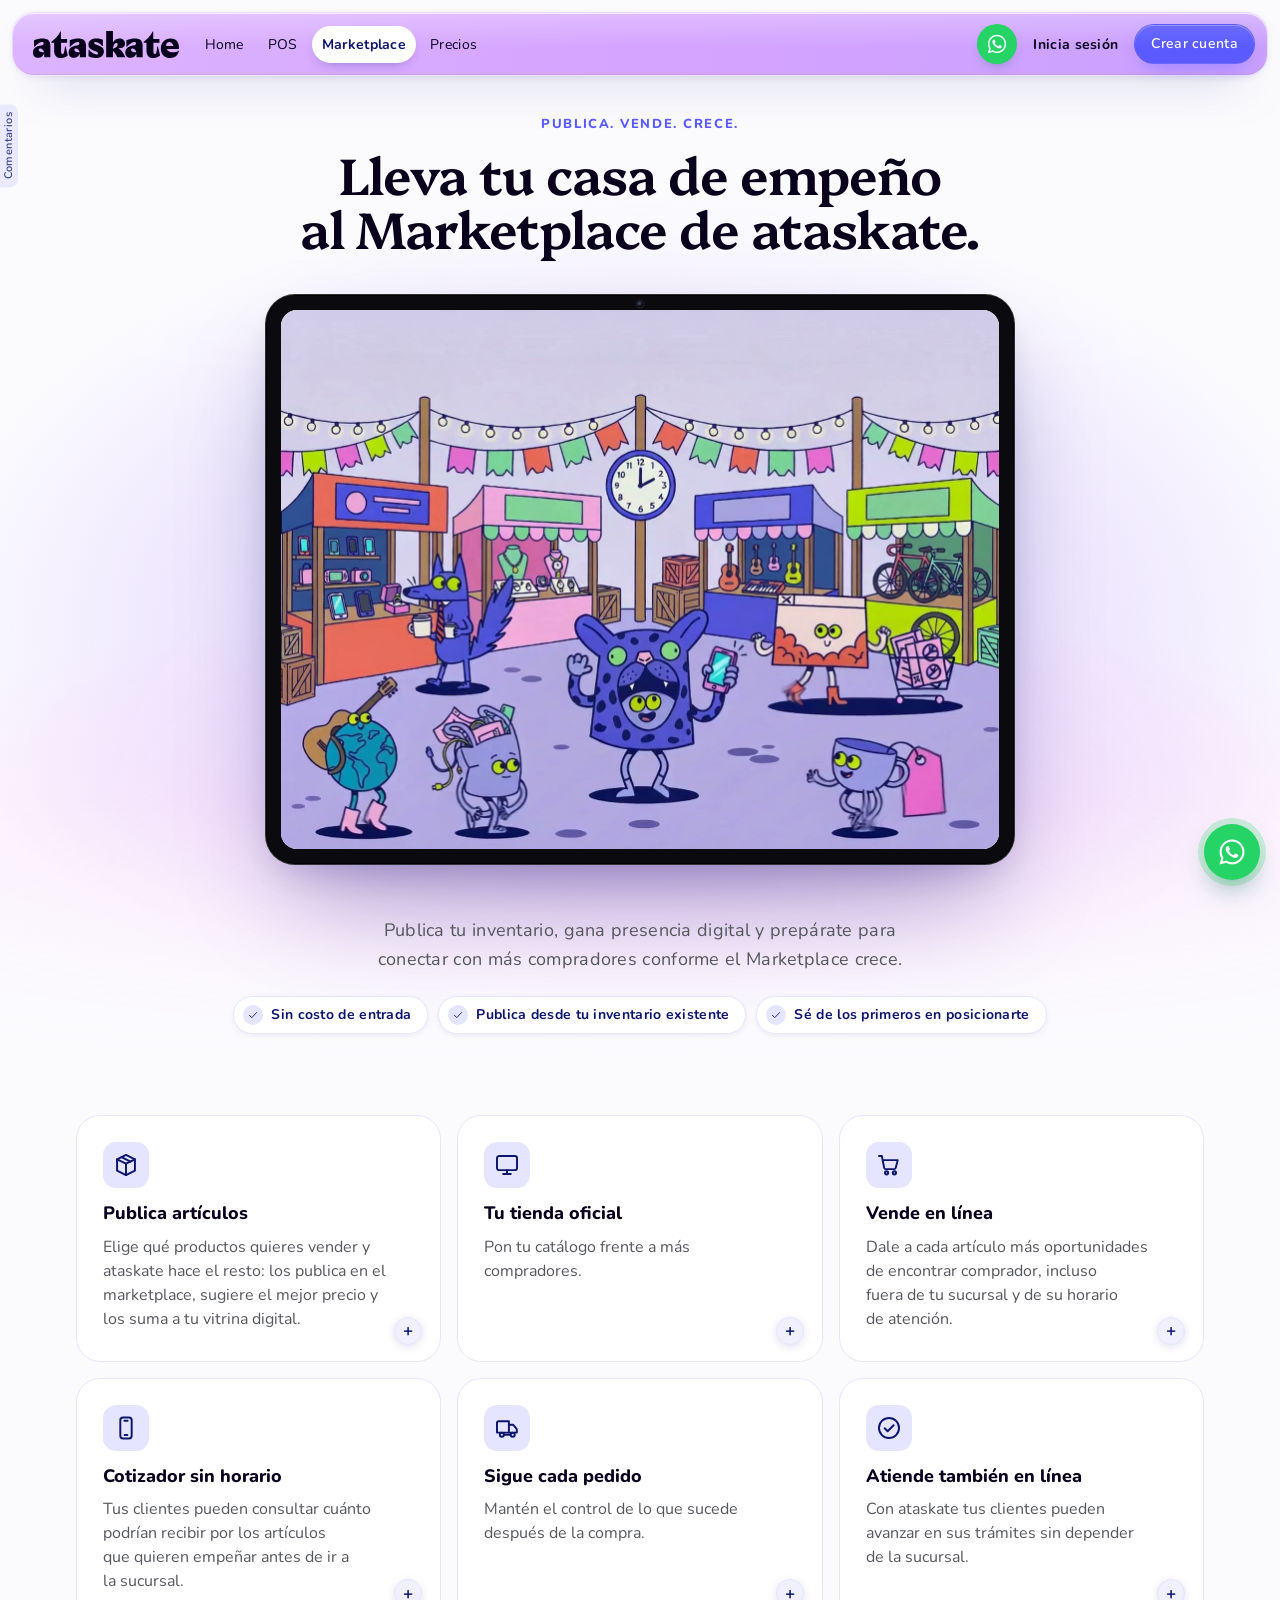
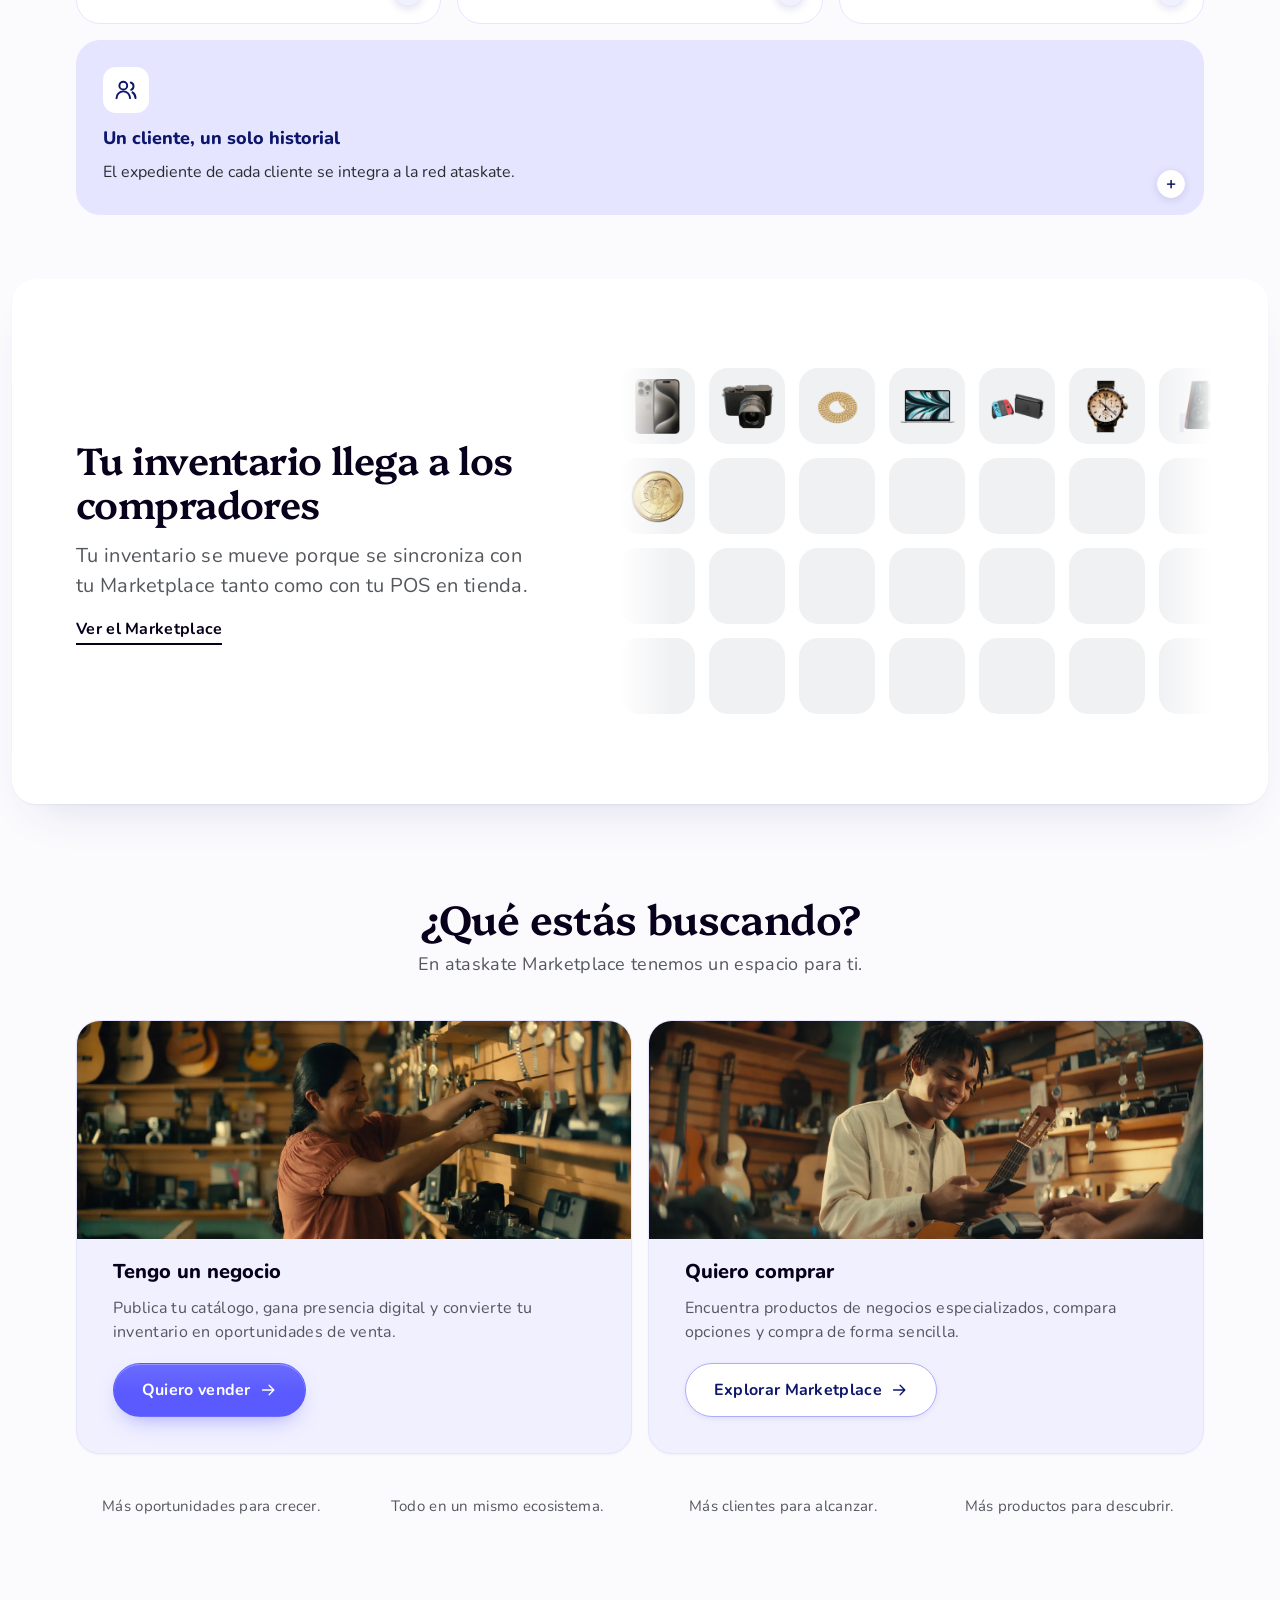
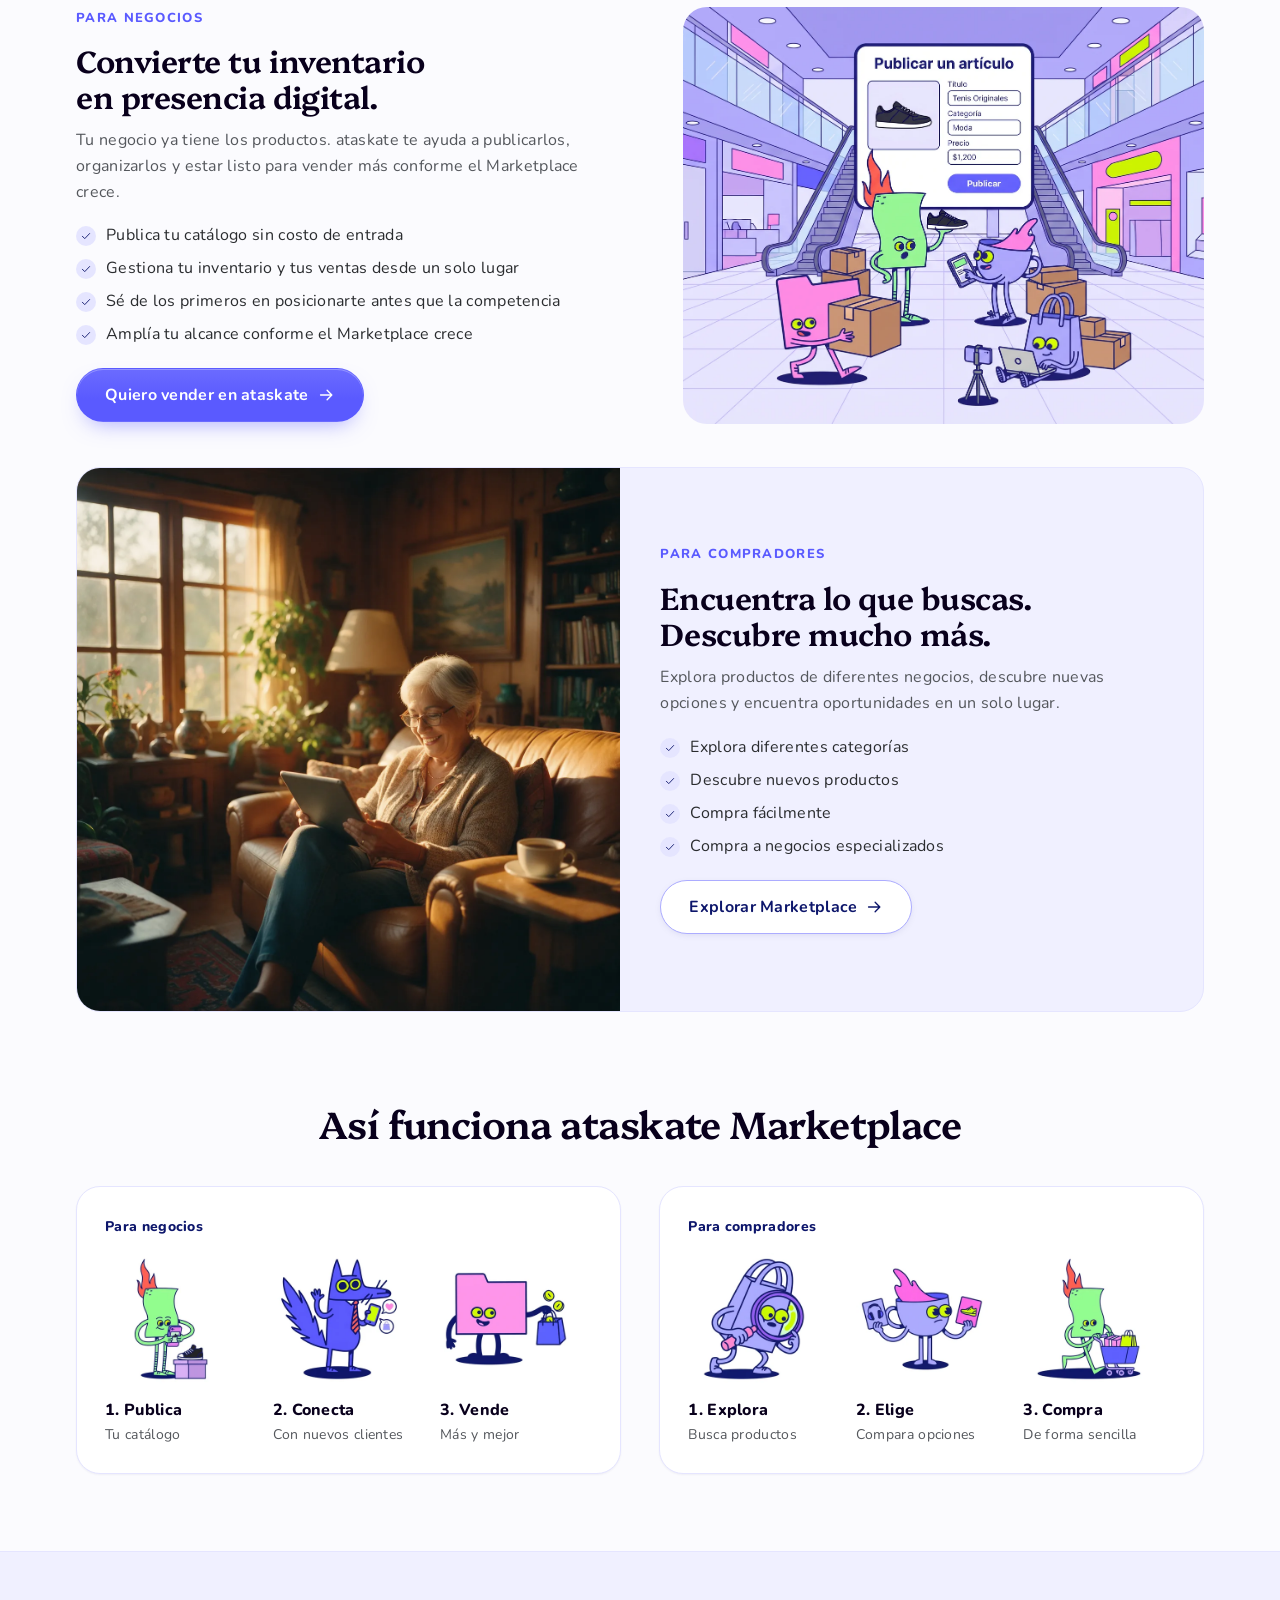
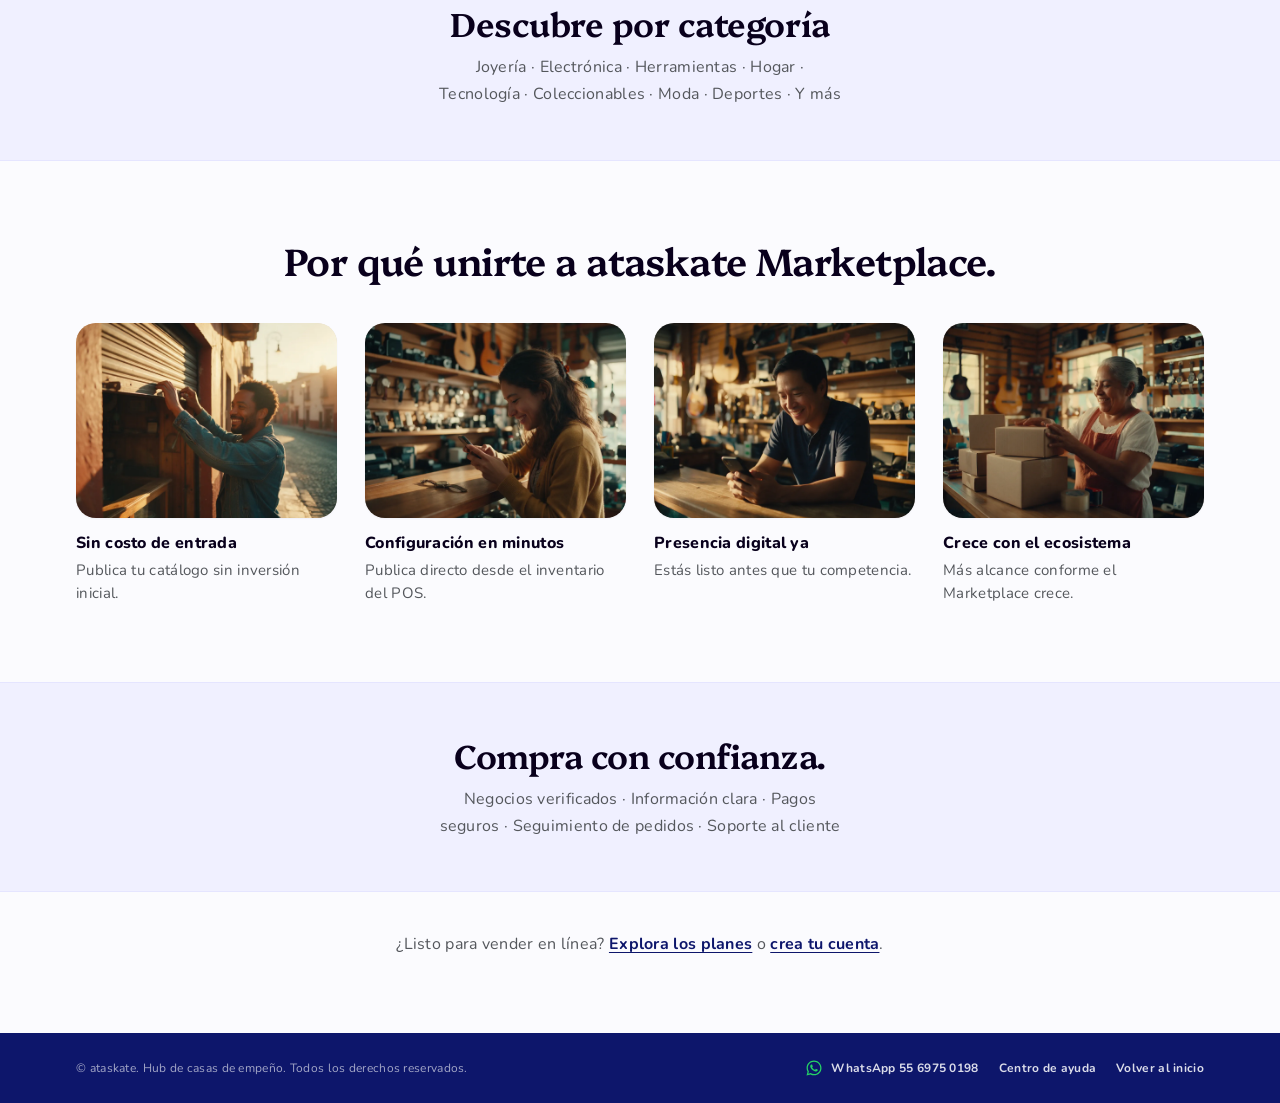
<file: marketplace/index.html>
<!DOCTYPE html><html lang="es-MX"> <head><meta charset="UTF-8"><meta name="viewport" content="width=device-width, initial-scale=1"><title>Marketplace — ataskate</title><meta name="description" content="Todo lo que tu casa de empeño puede hacer en el Marketplace de ataskate: publicar inventario, tienda oficial, cotizador en línea, refrendos y pagos en línea, carrito y checkout."><meta name="robots" content="index, follow, max-image-preview:large"><link rel="canonical" href="https://ataskate.com.mx/marketplace/"><link rel="icon" type="image/svg+xml" href="/brand/ataskate-mark.svg"><link rel="icon" href="/favicon.ico" sizes="48x48"><link rel="apple-touch-icon" href="/apple-touch-icon.png"><meta name="theme-color" content="#d5a4ff"><link rel="sitemap" type="application/xml" href="/sitemap.xml"><meta property="og:site_name" content="ataskate"><meta property="og:locale" content="es_MX"><meta property="og:type" content="website"><meta property="og:url" content="https://ataskate.com.mx/marketplace/"><meta property="og:title" content="Marketplace — ataskate"><meta property="og:description" content="Todo lo que tu casa de empeño puede hacer en el Marketplace de ataskate: publicar inventario, tienda oficial, cotizador en línea, refrendos y pagos en línea, carrito y checkout."><meta property="og:image" content="https://ataskate.com.mx/brand/og.png"><meta property="og:image:width" content="1200"><meta property="og:image:height" content="630"><meta property="og:image:alt" content="ataskate — punto de venta y operación para casas de empeño"><meta name="twitter:card" content="summary_large_image"><link rel="preconnect" href="https://fonts.googleapis.com"><link rel="preconnect" href="https://fonts.gstatic.com" crossorigin><link href="https://fonts.googleapis.com/css2?family=Nunito:wght@400;600;700;800&family=Platypi:wght@600;700&display=swap" rel="stylesheet"><script>(function(){const id = "ypi6x94vpf";

    (function (c, l, a, r, i, t, y) {
      c[a] = c[a] || function () { (c[a].q = c[a].q || []).push(arguments); };
      t = l.createElement(r); t.async = 1; t.src = 'https://www.clarity.ms/tag/' + i;
      y = l.getElementsByTagName(r)[0]; y.parentNode.insertBefore(t, y);
    })(window, document, 'clarity', 'script', id);
  })();</script><link rel="stylesheet" href="/_astro/landing.C-TXDFZV.css">
<link rel="stylesheet" href="/_astro/marketplace.yxpqzlLZ.css">
<link rel="stylesheet" href="/_astro/landing.RTOIWTaR.css"><script type="module" src="/_astro/hoisted.CM1x1YmN.js"></script></head> <body> <a class="skip" href="#main">Saltar al contenido</a>  <header class="mast" data-astro-cid-hjl5aii5> <div class="mast__bar" data-astro-cid-hjl5aii5> <a class="mast__brand" href="/landing/" aria-label="ataskate — inicio" data-astro-cid-hjl5aii5> <img src="/brand/ataskate-ink.svg" alt="ataskate" width="335" height="62" data-astro-cid-hjl5aii5> </a> <nav class="mast__nav" aria-label="Principal" data-astro-cid-hjl5aii5> <a href="/landing/" data-astro-cid-hjl5aii5>Home</a> <a href="/punto-de-venta/" data-astro-cid-hjl5aii5>POS</a> <a class="is-active" href="/marketplace/" data-astro-cid-hjl5aii5>Marketplace</a> <a href="/planes/" data-astro-cid-hjl5aii5>Precios</a> </nav> <a class="wa wa--mast mast__wa" data-wa="mast" href="https://wa.me/525569750198?text=Hola%2C%20quiero%20m%C3%A1s%20informaci%C3%B3n%20de%20ataskate." target="_blank" rel="noopener" aria-label="Escríbenos por WhatsApp (se abre en otra pestaña)" title="Escríbenos por WhatsApp" data-astro-cid-hjl5aii5 data-astro-cid-sbyz6brq><svg viewBox="0 0 24 24" width="22" height="22" fill="currentColor" aria-hidden="true" data-astro-cid-sbyz6brq><path d="M2 22L3.41254 16.8642C2.5409 15.3608 2.08289 13.6567 2.08373 11.9092C2.08624 6.44583 6.55329 2 12.0419 2C14.7053 2.00083 17.2056 3.03333 19.0862 4.90667C20.9659 6.78 22.0008 9.27 22 11.9183C21.9975 17.3825 17.5304 21.8283 12.0419 21.8283C10.3756 21.8275 8.73365 21.4117 7.27924 20.6217L2 22ZM7.52374 18.8275C8.92707 19.6567 10.2668 20.1533 12.0385 20.1542C16.6002 20.1542 20.3162 16.4592 20.3187 11.9167C20.3204 7.365 16.622 3.675 12.0452 3.67333C7.4802 3.67333 3.76673 7.36833 3.76505 11.91C3.76421 13.7642 4.31014 15.1525 5.22699 16.605L4.39052 19.645L7.52374 18.8275ZM17.0582 14.2742C16.9962 14.1708 16.8304 14.1092 16.5809 13.985C16.3322 13.8608 15.1089 13.2617 14.8803 13.1792C14.6526 13.0967 14.4868 13.055 14.3202 13.3033C14.1544 13.5508 13.6771 14.1092 13.5323 14.2742C13.3874 14.4392 13.2417 14.46 12.993 14.3358C12.7444 14.2117 11.9422 13.9508 10.9919 13.1067C10.2525 12.45 9.75266 11.6392 9.6078 11.3908C9.46295 11.1433 9.59273 11.0092 9.71665 10.8858C9.82885 10.775 9.96533 10.5967 10.0901 10.4517C10.2165 10.3083 10.2576 10.205 10.3413 10.0392C10.4242 9.87417 10.3832 9.72917 10.3204 9.605C10.2576 9.48167 9.76019 8.2625 9.55338 7.76667C9.35075 7.28417 9.14561 7.34917 8.99322 7.34167L8.51595 7.33333C8.35016 7.33333 8.08055 7.395 7.8528 7.64333C7.62505 7.89167 6.982 8.49 6.982 9.70917C6.982 10.9283 7.87373 12.1058 7.99765 12.2708C8.12241 12.4358 9.75182 14.9375 12.2478 16.01C12.8415 16.265 13.3054 16.4175 13.6662 16.5317C14.2624 16.72 14.805 16.6933 15.2337 16.63C15.7118 16.5592 16.7057 16.0308 16.9133 15.4525C17.121 14.8733 17.121 14.3775 17.0582 14.2742Z" data-astro-cid-sbyz6brq></path></svg></a>   <a class="mast__login" href="/landing/#cta" data-astro-cid-hjl5aii5>Inicia sesión</a> <a class="btn btn--primary btn--sm mast__cta" href="/landing/#cta" data-astro-cid-hjl5aii5>Crear cuenta</a> </div> </header> <main id="main" data-astro-cid-hjl5aii5> <!-- Hero: the POS page's product shot. A short display title on top, the
         iPad owning the first viewport, and the lede + chips as a supporting
         row under the device. The lilac wash blooms behind the iPad on entry
         and dissolves before the next section. --> <section class="section mhero-sec" data-astro-cid-hjl5aii5> <div class="pos-hero mhero" data-poshero data-astro-cid-hjl5aii5>  <script>
          if (!matchMedia('(prefers-reduced-motion: reduce)').matches) document.documentElement.classList.add('mhero-anim');
        </script> <div class="mhero__head" data-astro-cid-hjl5aii5> <p class="mhero__kicker" data-astro-cid-hjl5aii5>Publica. Vende. Crece.</p> <h1 class="eyebrow mhero__title" data-astro-cid-hjl5aii5>Lleva tu casa de empeño al&nbsp;Marketplace de ataskate.</h1> </div> <div class="pos-hero__stage mhero__stage" data-astro-cid-hjl5aii5> <figure class="branches__device pos-hero__device" data-astro-cid-hjl5aii5>  <video src="/video/mkt-ipad.mp4" poster="/video/mkt-ipad-poster.jpg" width="1440" height="1080" autoplay muted loop playsinline preload="auto" aria-label="Recorrido del Marketplace de ataskate: del mercado al home del Marketplace y la cotización en línea de un iPhone 15 Pro" data-astro-cid-hjl5aii5></video> </figure> </div> <div class="mhero__support" data-astro-cid-hjl5aii5> <p class="mhero__lede" data-astro-cid-hjl5aii5>Publica tu inventario, gana presencia digital y prepárate para conectar con más compradores conforme el Marketplace crece.</p> <ul class="mhero__chips" data-astro-cid-hjl5aii5> <li data-astro-cid-hjl5aii5><span class="mhero__check" data-astro-cid-hjl5aii5><svg width="12" height="12" viewBox="0 0 24 24" fill="none" stroke="currentColor" stroke-width="1.8" stroke-linecap="round" stroke-linejoin="round" aria-hidden="true" focusable="false" data-astro-cid-r2m5lo7l><path d="M4.75 12.5 9.5 17.25 19.25 7" /></svg> </span>Sin costo de entrada</li> <li data-astro-cid-hjl5aii5><span class="mhero__check" data-astro-cid-hjl5aii5><svg width="12" height="12" viewBox="0 0 24 24" fill="none" stroke="currentColor" stroke-width="1.8" stroke-linecap="round" stroke-linejoin="round" aria-hidden="true" focusable="false" data-astro-cid-r2m5lo7l><path d="M4.75 12.5 9.5 17.25 19.25 7" /></svg> </span>Publica desde tu inventario existente</li> <li data-astro-cid-hjl5aii5><span class="mhero__check" data-astro-cid-hjl5aii5><svg width="12" height="12" viewBox="0 0 24 24" fill="none" stroke="currentColor" stroke-width="1.8" stroke-linecap="round" stroke-linejoin="round" aria-hidden="true" focusable="false" data-astro-cid-r2m5lo7l><path d="M4.75 12.5 9.5 17.25 19.25 7" /></svg> </span>Sé de los primeros en posicionarte</li> </ul> </div> </div> </section> <section class="section gridwrap" aria-label="Funcionalidades del Marketplace" data-astro-cid-hjl5aii5>  <div class="fg" data-astro-cid-hjl5aii5>  <div class="peek" style="grid-area: 2 / 1" data-peek="fpop-1-3" aria-hidden="true" data-astro-cid-hjl5aii5> <video class="peek__v" width="720" height="960" muted playsinline preload="none" disablepictureinpicture disableremoteplayback data-webm="/video/peek-cotizador.webm" data-mov="/video/peek-cotizador.mov" data-astro-cid-hjl5aii5></video> </div> <button type="button" class="fg__card" data-fpop="fpop-1-0" data-astro-cid-hjl5aii5> <span class="fg__ic" data-astro-cid-hjl5aii5><svg width="26" height="26" viewBox="0 0 24 24" fill="none" stroke="currentColor" stroke-width="1.8" stroke-linecap="round" stroke-linejoin="round" aria-hidden="true" focusable="false" data-astro-cid-r2m5lo7l>
    <path d="m12 2.75 8.25 4v10.5L12 21.25 3.75 17.25V6.75z" />
    <path d="M3.75 6.75 12 10.75l8.25-4M12 10.75v10.5" />
    <path d="m7.85 4.75 8.3 4.05" /></svg> </span> <span class="fg__t" data-astro-cid-hjl5aii5>Publica artículos</span> <span class="fg__d" data-astro-cid-hjl5aii5>Elige qué productos quieres vender y ataskate hace el resto: los publica en el marketplace, sugiere el mejor precio y los suma a tu vitrina digital.</span> <span class="fg__more" aria-hidden="true" data-astro-cid-hjl5aii5>+</span> </button><button type="button" class="fg__card" data-fpop="fpop-1-1" data-astro-cid-hjl5aii5> <span class="fg__ic" data-astro-cid-hjl5aii5><svg width="26" height="26" viewBox="0 0 24 24" fill="none" stroke="currentColor" stroke-width="1.8" stroke-linecap="round" stroke-linejoin="round" aria-hidden="true" focusable="false" data-astro-cid-r2m5lo7l>
    <rect x="2.75" y="3.75" width="18.5" height="13" rx="2" />
    <path d="M8.5 20.25h7M12 16.75v3.5" /></svg> </span> <span class="fg__t" data-astro-cid-hjl5aii5>Tu tienda oficial</span> <span class="fg__d" data-astro-cid-hjl5aii5>Pon tu catálogo frente a más compradores.</span> <span class="fg__more" aria-hidden="true" data-astro-cid-hjl5aii5>+</span> </button><button type="button" class="fg__card" data-fpop="fpop-1-2" data-astro-cid-hjl5aii5> <span class="fg__ic" data-astro-cid-hjl5aii5><svg width="26" height="26" viewBox="0 0 24 24" fill="none" stroke="currentColor" stroke-width="1.8" stroke-linecap="round" stroke-linejoin="round" aria-hidden="true" focusable="false" data-astro-cid-r2m5lo7l>
    <circle cx="9.75" cy="19.25" r="1.5" />
    <circle cx="17" cy="19.25" r="1.5" />
    <path d="M2.75 3.75H5.4l2.15 10.85a1.5 1.5 0 0 0 1.47 1.2h7.7a1.5 1.5 0 0 0 1.46-1.15l1.87-7.15H6.2" /></svg> </span> <span class="fg__t" data-astro-cid-hjl5aii5>Vende en línea</span> <span class="fg__d" data-astro-cid-hjl5aii5>Dale a cada artículo más oportunidades de encontrar comprador, incluso fuera de tu sucursal y de su horario de atención.</span> <span class="fg__more" aria-hidden="true" data-astro-cid-hjl5aii5>+</span> </button><button type="button" class="fg__card" data-fpop="fpop-1-3" data-astro-cid-hjl5aii5> <span class="fg__ic" data-astro-cid-hjl5aii5><svg width="26" height="26" viewBox="0 0 24 24" fill="none" stroke="currentColor" stroke-width="1.8" stroke-linecap="round" stroke-linejoin="round" aria-hidden="true" focusable="false" data-astro-cid-r2m5lo7l>
    <rect x="6.75" y="2.25" width="10.5" height="19.5" rx="2.5" />
    <path d="M10.5 5.25h3M10.75 18.5h2.5" /></svg> </span> <span class="fg__t" data-astro-cid-hjl5aii5>Cotizador sin horario</span> <span class="fg__d" data-astro-cid-hjl5aii5>Tus clientes pueden consultar cuánto podrían recibir por los artículos que quieren empeñar antes de ir a la sucursal.</span> <span class="fg__more" aria-hidden="true" data-astro-cid-hjl5aii5>+</span> </button><button type="button" class="fg__card" data-fpop="fpop-1-4" data-astro-cid-hjl5aii5> <span class="fg__ic" data-astro-cid-hjl5aii5><svg width="26" height="26" viewBox="0 0 24 24" fill="none" stroke="currentColor" stroke-width="1.8" stroke-linecap="round" stroke-linejoin="round" aria-hidden="true" focusable="false" data-astro-cid-r2m5lo7l>
    <path d="M2.75 7.25a1.5 1.5 0 0 1 1.5-1.5h9.5v10.5H2.75z" />
    <path d="M13.75 9h3.3a1.5 1.5 0 0 1 1.15.54l2.5 3.02a1.5 1.5 0 0 1 .35.96v2.73h-7.3" />
    <circle cx="7.25" cy="18.25" r="1.9" />
    <circle cx="17.25" cy="18.25" r="1.9" />
    <path d="M9.15 18.25h6.2" /></svg> </span> <span class="fg__t" data-astro-cid-hjl5aii5>Sigue cada pedido</span> <span class="fg__d" data-astro-cid-hjl5aii5>Mantén el control de lo que sucede después de la compra.</span> <span class="fg__more" aria-hidden="true" data-astro-cid-hjl5aii5>+</span> </button><button type="button" class="fg__card" data-fpop="fpop-1-5" data-astro-cid-hjl5aii5> <span class="fg__ic" data-astro-cid-hjl5aii5><svg width="26" height="26" viewBox="0 0 24 24" fill="none" stroke="currentColor" stroke-width="1.8" stroke-linecap="round" stroke-linejoin="round" aria-hidden="true" focusable="false" data-astro-cid-r2m5lo7l>
    <circle cx="12" cy="12" r="9.25" />
    <path d="m8 12.25 2.75 2.75L16.25 9.5" /></svg> </span> <span class="fg__t" data-astro-cid-hjl5aii5>Atiende también en línea</span> <span class="fg__d" data-astro-cid-hjl5aii5>Con ataskate tus clientes pueden avanzar en sus trámites sin depender de la sucursal.</span> <span class="fg__more" aria-hidden="true" data-astro-cid-hjl5aii5>+</span> </button><button type="button" class="fg__card fg__card--wide" data-fpop="fpop-1-6" data-astro-cid-hjl5aii5> <span class="fg__ic" data-astro-cid-hjl5aii5><svg width="26" height="26" viewBox="0 0 24 24" fill="none" stroke="currentColor" stroke-width="1.8" stroke-linecap="round" stroke-linejoin="round" aria-hidden="true" focusable="false" data-astro-cid-r2m5lo7l>
    <circle cx="9.5" cy="8" r="3.6" />
    <path d="M3.25 19.5a6.25 6.25 0 0 1 12.5 0" />
    <path d="M16.4 5.1a3.6 3.6 0 0 1 .35 6.75" />
    <path d="M18 14.2a6.25 6.25 0 0 1 2.75 5.3" /></svg> </span> <span class="fg__t" data-astro-cid-hjl5aii5>Un cliente, un solo historial</span> <span class="fg__d" data-astro-cid-hjl5aii5>El expediente de cada cliente se integra a la red ataskate.</span> <span class="fg__more" aria-hidden="true" data-astro-cid-hjl5aii5>+</span> </button> </div>  <dialog class="fpop" id="fpop-1-0" aria-label="Publica artículos" data-astro-cid-hjl5aii5> <button type="button" class="fpop__x" data-fpop-close aria-label="Cerrar" data-astro-cid-hjl5aii5>✕</button> <div class="fpop__grid" data-astro-cid-hjl5aii5> <div class="fpop__copy" data-astro-cid-hjl5aii5> <h3 class="suite__t" data-astro-cid-hjl5aii5>Publica artículos</h3> <p class="suite__d" data-astro-cid-hjl5aii5>Elige qué productos quieres vender y ataskate hace el resto: los publica en el marketplace, sugiere el mejor precio y los suma a tu vitrina digital.</p> </div> <div class="fpop__media" data-astro-cid-hjl5aii5> <img src="/img/paso-operar.webp" alt="" loading="lazy" decoding="async" data-astro-cid-hjl5aii5> </div> </div> </dialog><dialog class="fpop" id="fpop-1-1" aria-label="Tu tienda oficial" data-astro-cid-hjl5aii5> <button type="button" class="fpop__x" data-fpop-close aria-label="Cerrar" data-astro-cid-hjl5aii5>✕</button> <div class="fpop__grid" data-astro-cid-hjl5aii5> <div class="fpop__copy" data-astro-cid-hjl5aii5> <h3 class="suite__t" data-astro-cid-hjl5aii5>Tu tienda oficial</h3> <p class="suite__d" data-astro-cid-hjl5aii5>Pon tu catálogo frente a más compradores.</p> </div> <div class="vti" aria-hidden="true" data-astro-cid-hjl5aii5> <span class="vti__card" data-astro-cid-hjl5aii5> <span class="vti__thumb" data-astro-cid-hjl5aii5> <i class="vti__off" data-astro-cid-hjl5aii5>-16%</i> <img src="/img/productos/lg/iphone-titanio.webp" alt="" width="512" height="512" loading="lazy" decoding="async" data-astro-cid-hjl5aii5> </span> <b class="vti__name" data-astro-cid-hjl5aii5>iPhone 15 Pro Max 256GB</b> <span class="vti__price" data-astro-cid-hjl5aii5>$12,999 <s data-astro-cid-hjl5aii5>$15,499</s></span> </span><span class="vti__card" data-astro-cid-hjl5aii5> <span class="vti__thumb" data-astro-cid-hjl5aii5> <i class="vti__off" data-astro-cid-hjl5aii5>-15%</i> <img src="/img/productos/lg/laptop-plata.webp" alt="" width="512" height="512" loading="lazy" decoding="async" data-astro-cid-hjl5aii5> </span> <b class="vti__name" data-astro-cid-hjl5aii5>MacBook Air 13&quot;</b> <span class="vti__price" data-astro-cid-hjl5aii5>$11,200 <s data-astro-cid-hjl5aii5>$13,200</s></span> </span><span class="vti__card" data-astro-cid-hjl5aii5> <span class="vti__thumb" data-astro-cid-hjl5aii5> <i class="vti__off" data-astro-cid-hjl5aii5>-9%</i> <img src="/img/productos/lg/cadena-oro.webp" alt="" width="512" height="512" loading="lazy" decoding="async" data-astro-cid-hjl5aii5> </span> <b class="vti__name" data-astro-cid-hjl5aii5>Cadena de oro 14k</b> <span class="vti__price" data-astro-cid-hjl5aii5>$5,900 <s data-astro-cid-hjl5aii5>$6,500</s></span> </span><span class="vti__card" data-astro-cid-hjl5aii5> <span class="vti__thumb" data-astro-cid-hjl5aii5> <i class="vti__off" data-astro-cid-hjl5aii5>-19%</i> <img src="/img/productos/lg/consola.webp" alt="" width="512" height="512" loading="lazy" decoding="async" data-astro-cid-hjl5aii5> </span> <b class="vti__name" data-astro-cid-hjl5aii5>Consola PS5</b> <span class="vti__price" data-astro-cid-hjl5aii5>$6,499 <s data-astro-cid-hjl5aii5>$7,999</s></span> </span> </div> </div> </dialog><dialog class="fpop" id="fpop-1-2" aria-label="Vende en línea" data-astro-cid-hjl5aii5> <button type="button" class="fpop__x" data-fpop-close aria-label="Cerrar" data-astro-cid-hjl5aii5>✕</button> <div class="fpop__grid" data-astro-cid-hjl5aii5> <div class="fpop__copy" data-astro-cid-hjl5aii5> <h3 class="suite__t" data-astro-cid-hjl5aii5>Vende en línea</h3> <p class="suite__d" data-astro-cid-hjl5aii5>Dale a cada artículo más oportunidades de encontrar comprador, incluso fuera de tu sucursal y de su horario de atención.</p> </div> <div class="fpop__media fpop__media--product" data-astro-cid-hjl5aii5> <img src="/img/productos/lg/consola.webp" alt="" loading="lazy" decoding="async" data-astro-cid-hjl5aii5> </div> </div> </dialog><dialog class="fpop" id="fpop-1-3" aria-label="Cotizador sin horario" data-astro-cid-hjl5aii5> <button type="button" class="fpop__x" data-fpop-close aria-label="Cerrar" data-astro-cid-hjl5aii5>✕</button> <div class="fpop__grid" data-astro-cid-hjl5aii5> <div class="fpop__copy" data-astro-cid-hjl5aii5> <h3 class="suite__t" data-astro-cid-hjl5aii5>Cotizador sin horario</h3> <p class="suite__d" data-astro-cid-hjl5aii5>Tus clientes pueden consultar cuánto podrían recibir por los artículos que quieren empeñar antes de ir a la sucursal.</p> </div> <div class="fpop__media" data-astro-cid-hjl5aii5> <img src="/img/cotizador-online.webp" alt="" loading="lazy" decoding="async" data-astro-cid-hjl5aii5> </div> </div> </dialog><dialog class="fpop" id="fpop-1-4" aria-label="Sigue cada pedido" data-astro-cid-hjl5aii5> <button type="button" class="fpop__x" data-fpop-close aria-label="Cerrar" data-astro-cid-hjl5aii5>✕</button> <div class="fpop__grid" data-astro-cid-hjl5aii5> <div class="fpop__copy" data-astro-cid-hjl5aii5> <h3 class="suite__t" data-astro-cid-hjl5aii5>Sigue cada pedido</h3> <p class="suite__d" data-astro-cid-hjl5aii5>Mantén el control de lo que sucede después de la compra.</p> </div> <div class="fpop__media fpop__media--product" data-astro-cid-hjl5aii5> <img src="/img/productos/lg/airpods.webp" alt="" loading="lazy" decoding="async" data-astro-cid-hjl5aii5> </div> </div> </dialog><dialog class="fpop" id="fpop-1-5" aria-label="Atiende también en línea" data-astro-cid-hjl5aii5> <button type="button" class="fpop__x" data-fpop-close aria-label="Cerrar" data-astro-cid-hjl5aii5>✕</button> <div class="fpop__grid" data-astro-cid-hjl5aii5> <div class="fpop__copy" data-astro-cid-hjl5aii5> <h3 class="suite__t" data-astro-cid-hjl5aii5>Atiende también en línea</h3> <p class="suite__d" data-astro-cid-hjl5aii5>Con ataskate tus clientes pueden avanzar en sus trámites sin depender de la sucursal.</p> </div> <div class="fpop__media fpop__media--product" data-astro-cid-hjl5aii5> <img src="/img/productos/lg/cadena-oro.webp" alt="" loading="lazy" decoding="async" data-astro-cid-hjl5aii5> </div> </div> </dialog><dialog class="fpop" id="fpop-1-6" aria-label="Un cliente, un solo historial" data-astro-cid-hjl5aii5> <button type="button" class="fpop__x" data-fpop-close aria-label="Cerrar" data-astro-cid-hjl5aii5>✕</button> <div class="fpop__grid" data-astro-cid-hjl5aii5> <div class="fpop__copy" data-astro-cid-hjl5aii5> <h3 class="suite__t" data-astro-cid-hjl5aii5>Un cliente, un solo historial</h3> <p class="suite__d" data-astro-cid-hjl5aii5>El expediente de cada cliente se integra a la red ataskate.</p> </div> <div class="fpop__media" data-astro-cid-hjl5aii5> <img src="/img/cliente-entra.webp" alt="" loading="lazy" decoding="async" data-astro-cid-hjl5aii5> </div> </div> </dialog> </section>  <div class="mwall" data-astro-cid-hjl5aii5><section class="wall" data-astro-cid-34ig3zq3> <div class="wall__copy" data-astro-cid-34ig3zq3> <h2 class="wall__title" data-astro-cid-34ig3zq3>Tu inventario llega a los compradores</h2> <p class="wall__lede" data-astro-cid-34ig3zq3>Tu inventario se mueve porque se sincroniza con tu Marketplace tanto como con tu POS en tienda.</p> <a class="wall__link" href="https://ataskate.com" target="_blank" rel="noopener" data-astro-cid-34ig3zq3>Ver el Marketplace</a> </div> <div class="wall__rails" aria-hidden="true" data-astro-cid-34ig3zq3> <div class="wall__rail" data-astro-cid-34ig3zq3> <div class="wall__track" style="--dur:38s;--dir:normal" data-astro-cid-34ig3zq3> <span class="wall__tile" data-astro-cid-34ig3zq3> <img src="/img/productos/lg/iphone-titanio.webp" alt="" width="128" height="128" loading="lazy" decoding="async" data-astro-cid-34ig3zq3> </span><span class="wall__tile" data-astro-cid-34ig3zq3> <img src="/img/productos/lg/camara.webp" alt="" width="128" height="128" loading="lazy" decoding="async" data-astro-cid-34ig3zq3> </span><span class="wall__tile" data-astro-cid-34ig3zq3> <img src="/img/productos/lg/cadena-oro.webp" alt="" width="128" height="128" loading="lazy" decoding="async" data-astro-cid-34ig3zq3> </span><span class="wall__tile" data-astro-cid-34ig3zq3> <img src="/img/productos/lg/laptop-plata.webp" alt="" width="128" height="128" loading="lazy" decoding="async" data-astro-cid-34ig3zq3> </span><span class="wall__tile" data-astro-cid-34ig3zq3> <img src="/img/productos/lg/switch.webp" alt="" width="128" height="128" loading="lazy" decoding="async" data-astro-cid-34ig3zq3> </span><span class="wall__tile" data-astro-cid-34ig3zq3> <img src="/img/productos/lg/reloj-tissot.webp" alt="" width="128" height="128" loading="lazy" decoding="async" data-astro-cid-34ig3zq3> </span><span class="wall__tile" data-astro-cid-34ig3zq3> <img src="/img/productos/lg/bocina-jbl.webp" alt="" width="128" height="128" loading="lazy" decoding="async" data-astro-cid-34ig3zq3> </span><span class="wall__tile" data-astro-cid-34ig3zq3> <img src="/img/productos/lg/iphone-titanio.webp" alt="" width="128" height="128" loading="lazy" decoding="async" data-astro-cid-34ig3zq3> </span><span class="wall__tile" data-astro-cid-34ig3zq3> <img src="/img/productos/lg/camara.webp" alt="" width="128" height="128" loading="lazy" decoding="async" data-astro-cid-34ig3zq3> </span><span class="wall__tile" data-astro-cid-34ig3zq3> <img src="/img/productos/lg/cadena-oro.webp" alt="" width="128" height="128" loading="lazy" decoding="async" data-astro-cid-34ig3zq3> </span><span class="wall__tile" data-astro-cid-34ig3zq3> <img src="/img/productos/lg/laptop-plata.webp" alt="" width="128" height="128" loading="lazy" decoding="async" data-astro-cid-34ig3zq3> </span><span class="wall__tile" data-astro-cid-34ig3zq3> <img src="/img/productos/lg/switch.webp" alt="" width="128" height="128" loading="lazy" decoding="async" data-astro-cid-34ig3zq3> </span><span class="wall__tile" data-astro-cid-34ig3zq3> <img src="/img/productos/lg/reloj-tissot.webp" alt="" width="128" height="128" loading="lazy" decoding="async" data-astro-cid-34ig3zq3> </span><span class="wall__tile" data-astro-cid-34ig3zq3> <img src="/img/productos/lg/bocina-jbl.webp" alt="" width="128" height="128" loading="lazy" decoding="async" data-astro-cid-34ig3zq3> </span><span class="wall__tile" data-astro-cid-34ig3zq3> <img src="/img/productos/lg/iphone-titanio.webp" alt="" width="128" height="128" loading="lazy" decoding="async" data-astro-cid-34ig3zq3> </span><span class="wall__tile" data-astro-cid-34ig3zq3> <img src="/img/productos/lg/camara.webp" alt="" width="128" height="128" loading="lazy" decoding="async" data-astro-cid-34ig3zq3> </span><span class="wall__tile" data-astro-cid-34ig3zq3> <img src="/img/productos/lg/cadena-oro.webp" alt="" width="128" height="128" loading="lazy" decoding="async" data-astro-cid-34ig3zq3> </span><span class="wall__tile" data-astro-cid-34ig3zq3> <img src="/img/productos/lg/laptop-plata.webp" alt="" width="128" height="128" loading="lazy" decoding="async" data-astro-cid-34ig3zq3> </span><span class="wall__tile" data-astro-cid-34ig3zq3> <img src="/img/productos/lg/switch.webp" alt="" width="128" height="128" loading="lazy" decoding="async" data-astro-cid-34ig3zq3> </span><span class="wall__tile" data-astro-cid-34ig3zq3> <img src="/img/productos/lg/reloj-tissot.webp" alt="" width="128" height="128" loading="lazy" decoding="async" data-astro-cid-34ig3zq3> </span><span class="wall__tile" data-astro-cid-34ig3zq3> <img src="/img/productos/lg/bocina-jbl.webp" alt="" width="128" height="128" loading="lazy" decoding="async" data-astro-cid-34ig3zq3> </span><span class="wall__tile" data-astro-cid-34ig3zq3> <img src="/img/productos/lg/iphone-titanio.webp" alt="" width="128" height="128" loading="lazy" decoding="async" data-astro-cid-34ig3zq3> </span><span class="wall__tile" data-astro-cid-34ig3zq3> <img src="/img/productos/lg/camara.webp" alt="" width="128" height="128" loading="lazy" decoding="async" data-astro-cid-34ig3zq3> </span><span class="wall__tile" data-astro-cid-34ig3zq3> <img src="/img/productos/lg/cadena-oro.webp" alt="" width="128" height="128" loading="lazy" decoding="async" data-astro-cid-34ig3zq3> </span><span class="wall__tile" data-astro-cid-34ig3zq3> <img src="/img/productos/lg/iphone-titanio.webp" alt="" width="128" height="128" loading="lazy" decoding="async" data-astro-cid-34ig3zq3> </span><span class="wall__tile" data-astro-cid-34ig3zq3> <img src="/img/productos/lg/camara.webp" alt="" width="128" height="128" loading="lazy" decoding="async" data-astro-cid-34ig3zq3> </span><span class="wall__tile" data-astro-cid-34ig3zq3> <img src="/img/productos/lg/cadena-oro.webp" alt="" width="128" height="128" loading="lazy" decoding="async" data-astro-cid-34ig3zq3> </span><span class="wall__tile" data-astro-cid-34ig3zq3> <img src="/img/productos/lg/laptop-plata.webp" alt="" width="128" height="128" loading="lazy" decoding="async" data-astro-cid-34ig3zq3> </span><span class="wall__tile" data-astro-cid-34ig3zq3> <img src="/img/productos/lg/switch.webp" alt="" width="128" height="128" loading="lazy" decoding="async" data-astro-cid-34ig3zq3> </span><span class="wall__tile" data-astro-cid-34ig3zq3> <img src="/img/productos/lg/reloj-tissot.webp" alt="" width="128" height="128" loading="lazy" decoding="async" data-astro-cid-34ig3zq3> </span><span class="wall__tile" data-astro-cid-34ig3zq3> <img src="/img/productos/lg/bocina-jbl.webp" alt="" width="128" height="128" loading="lazy" decoding="async" data-astro-cid-34ig3zq3> </span><span class="wall__tile" data-astro-cid-34ig3zq3> <img src="/img/productos/lg/iphone-titanio.webp" alt="" width="128" height="128" loading="lazy" decoding="async" data-astro-cid-34ig3zq3> </span><span class="wall__tile" data-astro-cid-34ig3zq3> <img src="/img/productos/lg/camara.webp" alt="" width="128" height="128" loading="lazy" decoding="async" data-astro-cid-34ig3zq3> </span><span class="wall__tile" data-astro-cid-34ig3zq3> <img src="/img/productos/lg/cadena-oro.webp" alt="" width="128" height="128" loading="lazy" decoding="async" data-astro-cid-34ig3zq3> </span><span class="wall__tile" data-astro-cid-34ig3zq3> <img src="/img/productos/lg/laptop-plata.webp" alt="" width="128" height="128" loading="lazy" decoding="async" data-astro-cid-34ig3zq3> </span><span class="wall__tile" data-astro-cid-34ig3zq3> <img src="/img/productos/lg/switch.webp" alt="" width="128" height="128" loading="lazy" decoding="async" data-astro-cid-34ig3zq3> </span><span class="wall__tile" data-astro-cid-34ig3zq3> <img src="/img/productos/lg/reloj-tissot.webp" alt="" width="128" height="128" loading="lazy" decoding="async" data-astro-cid-34ig3zq3> </span><span class="wall__tile" data-astro-cid-34ig3zq3> <img src="/img/productos/lg/bocina-jbl.webp" alt="" width="128" height="128" loading="lazy" decoding="async" data-astro-cid-34ig3zq3> </span><span class="wall__tile" data-astro-cid-34ig3zq3> <img src="/img/productos/lg/iphone-titanio.webp" alt="" width="128" height="128" loading="lazy" decoding="async" data-astro-cid-34ig3zq3> </span><span class="wall__tile" data-astro-cid-34ig3zq3> <img src="/img/productos/lg/camara.webp" alt="" width="128" height="128" loading="lazy" decoding="async" data-astro-cid-34ig3zq3> </span><span class="wall__tile" data-astro-cid-34ig3zq3> <img src="/img/productos/lg/cadena-oro.webp" alt="" width="128" height="128" loading="lazy" decoding="async" data-astro-cid-34ig3zq3> </span><span class="wall__tile" data-astro-cid-34ig3zq3> <img src="/img/productos/lg/laptop-plata.webp" alt="" width="128" height="128" loading="lazy" decoding="async" data-astro-cid-34ig3zq3> </span><span class="wall__tile" data-astro-cid-34ig3zq3> <img src="/img/productos/lg/switch.webp" alt="" width="128" height="128" loading="lazy" decoding="async" data-astro-cid-34ig3zq3> </span><span class="wall__tile" data-astro-cid-34ig3zq3> <img src="/img/productos/lg/reloj-tissot.webp" alt="" width="128" height="128" loading="lazy" decoding="async" data-astro-cid-34ig3zq3> </span><span class="wall__tile" data-astro-cid-34ig3zq3> <img src="/img/productos/lg/bocina-jbl.webp" alt="" width="128" height="128" loading="lazy" decoding="async" data-astro-cid-34ig3zq3> </span><span class="wall__tile" data-astro-cid-34ig3zq3> <img src="/img/productos/lg/iphone-titanio.webp" alt="" width="128" height="128" loading="lazy" decoding="async" data-astro-cid-34ig3zq3> </span><span class="wall__tile" data-astro-cid-34ig3zq3> <img src="/img/productos/lg/camara.webp" alt="" width="128" height="128" loading="lazy" decoding="async" data-astro-cid-34ig3zq3> </span><span class="wall__tile" data-astro-cid-34ig3zq3> <img src="/img/productos/lg/cadena-oro.webp" alt="" width="128" height="128" loading="lazy" decoding="async" data-astro-cid-34ig3zq3> </span> </div> </div><div class="wall__rail" data-astro-cid-34ig3zq3> <div class="wall__track" style="--dur:47s;--dir:reverse" data-astro-cid-34ig3zq3> <span class="wall__tile" data-astro-cid-34ig3zq3> <img src="/img/productos/lg/moneda-oro.webp" alt="" width="128" height="128" loading="lazy" decoding="async" data-astro-cid-34ig3zq3> </span><span class="wall__tile" data-astro-cid-34ig3zq3> <img src="/img/productos/lg/macbook.webp" alt="" width="128" height="128" loading="lazy" decoding="async" data-astro-cid-34ig3zq3> </span><span class="wall__tile" data-astro-cid-34ig3zq3> <img src="/img/productos/lg/iphone-desierto.webp" alt="" width="128" height="128" loading="lazy" decoding="async" data-astro-cid-34ig3zq3> </span><span class="wall__tile" data-astro-cid-34ig3zq3> <img src="/img/productos/lg/smartwatch.webp" alt="" width="128" height="128" loading="lazy" decoding="async" data-astro-cid-34ig3zq3> </span><span class="wall__tile" data-astro-cid-34ig3zq3> <img src="/img/productos/lg/anillos.webp" alt="" width="128" height="128" loading="lazy" decoding="async" data-astro-cid-34ig3zq3> </span><span class="wall__tile" data-astro-cid-34ig3zq3> <img src="/img/productos/lg/consola.webp" alt="" width="128" height="128" loading="lazy" decoding="async" data-astro-cid-34ig3zq3> </span><span class="wall__tile" data-astro-cid-34ig3zq3> <img src="/img/productos/lg/guitarra.webp" alt="" width="128" height="128" loading="lazy" decoding="async" data-astro-cid-34ig3zq3> </span><span class="wall__tile" data-astro-cid-34ig3zq3> <img src="/img/productos/lg/moneda-oro.webp" alt="" width="128" height="128" loading="lazy" decoding="async" data-astro-cid-34ig3zq3> </span><span class="wall__tile" data-astro-cid-34ig3zq3> <img src="/img/productos/lg/macbook.webp" alt="" width="128" height="128" loading="lazy" decoding="async" data-astro-cid-34ig3zq3> </span><span class="wall__tile" data-astro-cid-34ig3zq3> <img src="/img/productos/lg/iphone-desierto.webp" alt="" width="128" height="128" loading="lazy" decoding="async" data-astro-cid-34ig3zq3> </span><span class="wall__tile" data-astro-cid-34ig3zq3> <img src="/img/productos/lg/smartwatch.webp" alt="" width="128" height="128" loading="lazy" decoding="async" data-astro-cid-34ig3zq3> </span><span class="wall__tile" data-astro-cid-34ig3zq3> <img src="/img/productos/lg/anillos.webp" alt="" width="128" height="128" loading="lazy" decoding="async" data-astro-cid-34ig3zq3> </span><span class="wall__tile" data-astro-cid-34ig3zq3> <img src="/img/productos/lg/consola.webp" alt="" width="128" height="128" loading="lazy" decoding="async" data-astro-cid-34ig3zq3> </span><span class="wall__tile" data-astro-cid-34ig3zq3> <img src="/img/productos/lg/guitarra.webp" alt="" width="128" height="128" loading="lazy" decoding="async" data-astro-cid-34ig3zq3> </span><span class="wall__tile" data-astro-cid-34ig3zq3> <img src="/img/productos/lg/moneda-oro.webp" alt="" width="128" height="128" loading="lazy" decoding="async" data-astro-cid-34ig3zq3> </span><span class="wall__tile" data-astro-cid-34ig3zq3> <img src="/img/productos/lg/macbook.webp" alt="" width="128" height="128" loading="lazy" decoding="async" data-astro-cid-34ig3zq3> </span><span class="wall__tile" data-astro-cid-34ig3zq3> <img src="/img/productos/lg/iphone-desierto.webp" alt="" width="128" height="128" loading="lazy" decoding="async" data-astro-cid-34ig3zq3> </span><span class="wall__tile" data-astro-cid-34ig3zq3> <img src="/img/productos/lg/smartwatch.webp" alt="" width="128" height="128" loading="lazy" decoding="async" data-astro-cid-34ig3zq3> </span><span class="wall__tile" data-astro-cid-34ig3zq3> <img src="/img/productos/lg/anillos.webp" alt="" width="128" height="128" loading="lazy" decoding="async" data-astro-cid-34ig3zq3> </span><span class="wall__tile" data-astro-cid-34ig3zq3> <img src="/img/productos/lg/consola.webp" alt="" width="128" height="128" loading="lazy" decoding="async" data-astro-cid-34ig3zq3> </span><span class="wall__tile" data-astro-cid-34ig3zq3> <img src="/img/productos/lg/guitarra.webp" alt="" width="128" height="128" loading="lazy" decoding="async" data-astro-cid-34ig3zq3> </span><span class="wall__tile" data-astro-cid-34ig3zq3> <img src="/img/productos/lg/moneda-oro.webp" alt="" width="128" height="128" loading="lazy" decoding="async" data-astro-cid-34ig3zq3> </span><span class="wall__tile" data-astro-cid-34ig3zq3> <img src="/img/productos/lg/macbook.webp" alt="" width="128" height="128" loading="lazy" decoding="async" data-astro-cid-34ig3zq3> </span><span class="wall__tile" data-astro-cid-34ig3zq3> <img src="/img/productos/lg/iphone-desierto.webp" alt="" width="128" height="128" loading="lazy" decoding="async" data-astro-cid-34ig3zq3> </span><span class="wall__tile" data-astro-cid-34ig3zq3> <img src="/img/productos/lg/moneda-oro.webp" alt="" width="128" height="128" loading="lazy" decoding="async" data-astro-cid-34ig3zq3> </span><span class="wall__tile" data-astro-cid-34ig3zq3> <img src="/img/productos/lg/macbook.webp" alt="" width="128" height="128" loading="lazy" decoding="async" data-astro-cid-34ig3zq3> </span><span class="wall__tile" data-astro-cid-34ig3zq3> <img src="/img/productos/lg/iphone-desierto.webp" alt="" width="128" height="128" loading="lazy" decoding="async" data-astro-cid-34ig3zq3> </span><span class="wall__tile" data-astro-cid-34ig3zq3> <img src="/img/productos/lg/smartwatch.webp" alt="" width="128" height="128" loading="lazy" decoding="async" data-astro-cid-34ig3zq3> </span><span class="wall__tile" data-astro-cid-34ig3zq3> <img src="/img/productos/lg/anillos.webp" alt="" width="128" height="128" loading="lazy" decoding="async" data-astro-cid-34ig3zq3> </span><span class="wall__tile" data-astro-cid-34ig3zq3> <img src="/img/productos/lg/consola.webp" alt="" width="128" height="128" loading="lazy" decoding="async" data-astro-cid-34ig3zq3> </span><span class="wall__tile" data-astro-cid-34ig3zq3> <img src="/img/productos/lg/guitarra.webp" alt="" width="128" height="128" loading="lazy" decoding="async" data-astro-cid-34ig3zq3> </span><span class="wall__tile" data-astro-cid-34ig3zq3> <img src="/img/productos/lg/moneda-oro.webp" alt="" width="128" height="128" loading="lazy" decoding="async" data-astro-cid-34ig3zq3> </span><span class="wall__tile" data-astro-cid-34ig3zq3> <img src="/img/productos/lg/macbook.webp" alt="" width="128" height="128" loading="lazy" decoding="async" data-astro-cid-34ig3zq3> </span><span class="wall__tile" data-astro-cid-34ig3zq3> <img src="/img/productos/lg/iphone-desierto.webp" alt="" width="128" height="128" loading="lazy" decoding="async" data-astro-cid-34ig3zq3> </span><span class="wall__tile" data-astro-cid-34ig3zq3> <img src="/img/productos/lg/smartwatch.webp" alt="" width="128" height="128" loading="lazy" decoding="async" data-astro-cid-34ig3zq3> </span><span class="wall__tile" data-astro-cid-34ig3zq3> <img src="/img/productos/lg/anillos.webp" alt="" width="128" height="128" loading="lazy" decoding="async" data-astro-cid-34ig3zq3> </span><span class="wall__tile" data-astro-cid-34ig3zq3> <img src="/img/productos/lg/consola.webp" alt="" width="128" height="128" loading="lazy" decoding="async" data-astro-cid-34ig3zq3> </span><span class="wall__tile" data-astro-cid-34ig3zq3> <img src="/img/productos/lg/guitarra.webp" alt="" width="128" height="128" loading="lazy" decoding="async" data-astro-cid-34ig3zq3> </span><span class="wall__tile" data-astro-cid-34ig3zq3> <img src="/img/productos/lg/moneda-oro.webp" alt="" width="128" height="128" loading="lazy" decoding="async" data-astro-cid-34ig3zq3> </span><span class="wall__tile" data-astro-cid-34ig3zq3> <img src="/img/productos/lg/macbook.webp" alt="" width="128" height="128" loading="lazy" decoding="async" data-astro-cid-34ig3zq3> </span><span class="wall__tile" data-astro-cid-34ig3zq3> <img src="/img/productos/lg/iphone-desierto.webp" alt="" width="128" height="128" loading="lazy" decoding="async" data-astro-cid-34ig3zq3> </span><span class="wall__tile" data-astro-cid-34ig3zq3> <img src="/img/productos/lg/smartwatch.webp" alt="" width="128" height="128" loading="lazy" decoding="async" data-astro-cid-34ig3zq3> </span><span class="wall__tile" data-astro-cid-34ig3zq3> <img src="/img/productos/lg/anillos.webp" alt="" width="128" height="128" loading="lazy" decoding="async" data-astro-cid-34ig3zq3> </span><span class="wall__tile" data-astro-cid-34ig3zq3> <img src="/img/productos/lg/consola.webp" alt="" width="128" height="128" loading="lazy" decoding="async" data-astro-cid-34ig3zq3> </span><span class="wall__tile" data-astro-cid-34ig3zq3> <img src="/img/productos/lg/guitarra.webp" alt="" width="128" height="128" loading="lazy" decoding="async" data-astro-cid-34ig3zq3> </span><span class="wall__tile" data-astro-cid-34ig3zq3> <img src="/img/productos/lg/moneda-oro.webp" alt="" width="128" height="128" loading="lazy" decoding="async" data-astro-cid-34ig3zq3> </span><span class="wall__tile" data-astro-cid-34ig3zq3> <img src="/img/productos/lg/macbook.webp" alt="" width="128" height="128" loading="lazy" decoding="async" data-astro-cid-34ig3zq3> </span><span class="wall__tile" data-astro-cid-34ig3zq3> <img src="/img/productos/lg/iphone-desierto.webp" alt="" width="128" height="128" loading="lazy" decoding="async" data-astro-cid-34ig3zq3> </span> </div> </div><div class="wall__rail" data-astro-cid-34ig3zq3> <div class="wall__track" style="--dur:56s;--dir:normal" data-astro-cid-34ig3zq3> <span class="wall__tile" data-astro-cid-34ig3zq3> <img src="/img/productos/lg/reloj.webp" alt="" width="128" height="128" loading="lazy" decoding="async" data-astro-cid-34ig3zq3> </span><span class="wall__tile" data-astro-cid-34ig3zq3> <img src="/img/productos/lg/iphone-azul.webp" alt="" width="128" height="128" loading="lazy" decoding="async" data-astro-cid-34ig3zq3> </span><span class="wall__tile" data-astro-cid-34ig3zq3> <img src="/img/productos/lg/laptop-negra.webp" alt="" width="128" height="128" loading="lazy" decoding="async" data-astro-cid-34ig3zq3> </span><span class="wall__tile" data-astro-cid-34ig3zq3> <img src="/img/productos/lg/taladro.webp" alt="" width="128" height="128" loading="lazy" decoding="async" data-astro-cid-34ig3zq3> </span><span class="wall__tile" data-astro-cid-34ig3zq3> <img src="/img/productos/lg/airpods.webp" alt="" width="128" height="128" loading="lazy" decoding="async" data-astro-cid-34ig3zq3> </span><span class="wall__tile" data-astro-cid-34ig3zq3> <img src="/img/productos/lg/iphone-14.webp" alt="" width="128" height="128" loading="lazy" decoding="async" data-astro-cid-34ig3zq3> </span><span class="wall__tile" data-astro-cid-34ig3zq3> <img src="/img/productos/lg/laptop-estelar.webp" alt="" width="128" height="128" loading="lazy" decoding="async" data-astro-cid-34ig3zq3> </span><span class="wall__tile" data-astro-cid-34ig3zq3> <img src="/img/productos/lg/reloj.webp" alt="" width="128" height="128" loading="lazy" decoding="async" data-astro-cid-34ig3zq3> </span><span class="wall__tile" data-astro-cid-34ig3zq3> <img src="/img/productos/lg/iphone-azul.webp" alt="" width="128" height="128" loading="lazy" decoding="async" data-astro-cid-34ig3zq3> </span><span class="wall__tile" data-astro-cid-34ig3zq3> <img src="/img/productos/lg/laptop-negra.webp" alt="" width="128" height="128" loading="lazy" decoding="async" data-astro-cid-34ig3zq3> </span><span class="wall__tile" data-astro-cid-34ig3zq3> <img src="/img/productos/lg/taladro.webp" alt="" width="128" height="128" loading="lazy" decoding="async" data-astro-cid-34ig3zq3> </span><span class="wall__tile" data-astro-cid-34ig3zq3> <img src="/img/productos/lg/airpods.webp" alt="" width="128" height="128" loading="lazy" decoding="async" data-astro-cid-34ig3zq3> </span><span class="wall__tile" data-astro-cid-34ig3zq3> <img src="/img/productos/lg/iphone-14.webp" alt="" width="128" height="128" loading="lazy" decoding="async" data-astro-cid-34ig3zq3> </span><span class="wall__tile" data-astro-cid-34ig3zq3> <img src="/img/productos/lg/laptop-estelar.webp" alt="" width="128" height="128" loading="lazy" decoding="async" data-astro-cid-34ig3zq3> </span><span class="wall__tile" data-astro-cid-34ig3zq3> <img src="/img/productos/lg/reloj.webp" alt="" width="128" height="128" loading="lazy" decoding="async" data-astro-cid-34ig3zq3> </span><span class="wall__tile" data-astro-cid-34ig3zq3> <img src="/img/productos/lg/iphone-azul.webp" alt="" width="128" height="128" loading="lazy" decoding="async" data-astro-cid-34ig3zq3> </span><span class="wall__tile" data-astro-cid-34ig3zq3> <img src="/img/productos/lg/laptop-negra.webp" alt="" width="128" height="128" loading="lazy" decoding="async" data-astro-cid-34ig3zq3> </span><span class="wall__tile" data-astro-cid-34ig3zq3> <img src="/img/productos/lg/taladro.webp" alt="" width="128" height="128" loading="lazy" decoding="async" data-astro-cid-34ig3zq3> </span><span class="wall__tile" data-astro-cid-34ig3zq3> <img src="/img/productos/lg/airpods.webp" alt="" width="128" height="128" loading="lazy" decoding="async" data-astro-cid-34ig3zq3> </span><span class="wall__tile" data-astro-cid-34ig3zq3> <img src="/img/productos/lg/iphone-14.webp" alt="" width="128" height="128" loading="lazy" decoding="async" data-astro-cid-34ig3zq3> </span><span class="wall__tile" data-astro-cid-34ig3zq3> <img src="/img/productos/lg/laptop-estelar.webp" alt="" width="128" height="128" loading="lazy" decoding="async" data-astro-cid-34ig3zq3> </span><span class="wall__tile" data-astro-cid-34ig3zq3> <img src="/img/productos/lg/reloj.webp" alt="" width="128" height="128" loading="lazy" decoding="async" data-astro-cid-34ig3zq3> </span><span class="wall__tile" data-astro-cid-34ig3zq3> <img src="/img/productos/lg/iphone-azul.webp" alt="" width="128" height="128" loading="lazy" decoding="async" data-astro-cid-34ig3zq3> </span><span class="wall__tile" data-astro-cid-34ig3zq3> <img src="/img/productos/lg/laptop-negra.webp" alt="" width="128" height="128" loading="lazy" decoding="async" data-astro-cid-34ig3zq3> </span><span class="wall__tile" data-astro-cid-34ig3zq3> <img src="/img/productos/lg/reloj.webp" alt="" width="128" height="128" loading="lazy" decoding="async" data-astro-cid-34ig3zq3> </span><span class="wall__tile" data-astro-cid-34ig3zq3> <img src="/img/productos/lg/iphone-azul.webp" alt="" width="128" height="128" loading="lazy" decoding="async" data-astro-cid-34ig3zq3> </span><span class="wall__tile" data-astro-cid-34ig3zq3> <img src="/img/productos/lg/laptop-negra.webp" alt="" width="128" height="128" loading="lazy" decoding="async" data-astro-cid-34ig3zq3> </span><span class="wall__tile" data-astro-cid-34ig3zq3> <img src="/img/productos/lg/taladro.webp" alt="" width="128" height="128" loading="lazy" decoding="async" data-astro-cid-34ig3zq3> </span><span class="wall__tile" data-astro-cid-34ig3zq3> <img src="/img/productos/lg/airpods.webp" alt="" width="128" height="128" loading="lazy" decoding="async" data-astro-cid-34ig3zq3> </span><span class="wall__tile" data-astro-cid-34ig3zq3> <img src="/img/productos/lg/iphone-14.webp" alt="" width="128" height="128" loading="lazy" decoding="async" data-astro-cid-34ig3zq3> </span><span class="wall__tile" data-astro-cid-34ig3zq3> <img src="/img/productos/lg/laptop-estelar.webp" alt="" width="128" height="128" loading="lazy" decoding="async" data-astro-cid-34ig3zq3> </span><span class="wall__tile" data-astro-cid-34ig3zq3> <img src="/img/productos/lg/reloj.webp" alt="" width="128" height="128" loading="lazy" decoding="async" data-astro-cid-34ig3zq3> </span><span class="wall__tile" data-astro-cid-34ig3zq3> <img src="/img/productos/lg/iphone-azul.webp" alt="" width="128" height="128" loading="lazy" decoding="async" data-astro-cid-34ig3zq3> </span><span class="wall__tile" data-astro-cid-34ig3zq3> <img src="/img/productos/lg/laptop-negra.webp" alt="" width="128" height="128" loading="lazy" decoding="async" data-astro-cid-34ig3zq3> </span><span class="wall__tile" data-astro-cid-34ig3zq3> <img src="/img/productos/lg/taladro.webp" alt="" width="128" height="128" loading="lazy" decoding="async" data-astro-cid-34ig3zq3> </span><span class="wall__tile" data-astro-cid-34ig3zq3> <img src="/img/productos/lg/airpods.webp" alt="" width="128" height="128" loading="lazy" decoding="async" data-astro-cid-34ig3zq3> </span><span class="wall__tile" data-astro-cid-34ig3zq3> <img src="/img/productos/lg/iphone-14.webp" alt="" width="128" height="128" loading="lazy" decoding="async" data-astro-cid-34ig3zq3> </span><span class="wall__tile" data-astro-cid-34ig3zq3> <img src="/img/productos/lg/laptop-estelar.webp" alt="" width="128" height="128" loading="lazy" decoding="async" data-astro-cid-34ig3zq3> </span><span class="wall__tile" data-astro-cid-34ig3zq3> <img src="/img/productos/lg/reloj.webp" alt="" width="128" height="128" loading="lazy" decoding="async" data-astro-cid-34ig3zq3> </span><span class="wall__tile" data-astro-cid-34ig3zq3> <img src="/img/productos/lg/iphone-azul.webp" alt="" width="128" height="128" loading="lazy" decoding="async" data-astro-cid-34ig3zq3> </span><span class="wall__tile" data-astro-cid-34ig3zq3> <img src="/img/productos/lg/laptop-negra.webp" alt="" width="128" height="128" loading="lazy" decoding="async" data-astro-cid-34ig3zq3> </span><span class="wall__tile" data-astro-cid-34ig3zq3> <img src="/img/productos/lg/taladro.webp" alt="" width="128" height="128" loading="lazy" decoding="async" data-astro-cid-34ig3zq3> </span><span class="wall__tile" data-astro-cid-34ig3zq3> <img src="/img/productos/lg/airpods.webp" alt="" width="128" height="128" loading="lazy" decoding="async" data-astro-cid-34ig3zq3> </span><span class="wall__tile" data-astro-cid-34ig3zq3> <img src="/img/productos/lg/iphone-14.webp" alt="" width="128" height="128" loading="lazy" decoding="async" data-astro-cid-34ig3zq3> </span><span class="wall__tile" data-astro-cid-34ig3zq3> <img src="/img/productos/lg/laptop-estelar.webp" alt="" width="128" height="128" loading="lazy" decoding="async" data-astro-cid-34ig3zq3> </span><span class="wall__tile" data-astro-cid-34ig3zq3> <img src="/img/productos/lg/reloj.webp" alt="" width="128" height="128" loading="lazy" decoding="async" data-astro-cid-34ig3zq3> </span><span class="wall__tile" data-astro-cid-34ig3zq3> <img src="/img/productos/lg/iphone-azul.webp" alt="" width="128" height="128" loading="lazy" decoding="async" data-astro-cid-34ig3zq3> </span><span class="wall__tile" data-astro-cid-34ig3zq3> <img src="/img/productos/lg/laptop-negra.webp" alt="" width="128" height="128" loading="lazy" decoding="async" data-astro-cid-34ig3zq3> </span> </div> </div><div class="wall__rail" data-astro-cid-34ig3zq3> <div class="wall__track" style="--dur:65s;--dir:reverse" data-astro-cid-34ig3zq3> <span class="wall__tile" data-astro-cid-34ig3zq3> <img src="/img/productos/lg/iphone-negro.webp" alt="" width="128" height="128" loading="lazy" decoding="async" data-astro-cid-34ig3zq3> </span><span class="wall__tile" data-astro-cid-34ig3zq3> <img src="/img/productos/lg/laptop-gris.webp" alt="" width="128" height="128" loading="lazy" decoding="async" data-astro-cid-34ig3zq3> </span><span class="wall__tile" data-astro-cid-34ig3zq3> <img src="/img/productos/lg/iphone-blanco.webp" alt="" width="128" height="128" loading="lazy" decoding="async" data-astro-cid-34ig3zq3> </span><span class="wall__tile" data-astro-cid-34ig3zq3> <img src="/img/productos/lg/iphone-natural16.webp" alt="" width="128" height="128" loading="lazy" decoding="async" data-astro-cid-34ig3zq3> </span><span class="wall__tile" data-astro-cid-34ig3zq3> <img src="/img/productos/lg/iphone-negro16.webp" alt="" width="128" height="128" loading="lazy" decoding="async" data-astro-cid-34ig3zq3> </span><span class="wall__tile" data-astro-cid-34ig3zq3> <img src="/img/productos/lg/iphone-negro.webp" alt="" width="128" height="128" loading="lazy" decoding="async" data-astro-cid-34ig3zq3> </span><span class="wall__tile" data-astro-cid-34ig3zq3> <img src="/img/productos/lg/laptop-gris.webp" alt="" width="128" height="128" loading="lazy" decoding="async" data-astro-cid-34ig3zq3> </span><span class="wall__tile" data-astro-cid-34ig3zq3> <img src="/img/productos/lg/iphone-blanco.webp" alt="" width="128" height="128" loading="lazy" decoding="async" data-astro-cid-34ig3zq3> </span><span class="wall__tile" data-astro-cid-34ig3zq3> <img src="/img/productos/lg/iphone-natural16.webp" alt="" width="128" height="128" loading="lazy" decoding="async" data-astro-cid-34ig3zq3> </span><span class="wall__tile" data-astro-cid-34ig3zq3> <img src="/img/productos/lg/iphone-negro16.webp" alt="" width="128" height="128" loading="lazy" decoding="async" data-astro-cid-34ig3zq3> </span><span class="wall__tile" data-astro-cid-34ig3zq3> <img src="/img/productos/lg/iphone-negro.webp" alt="" width="128" height="128" loading="lazy" decoding="async" data-astro-cid-34ig3zq3> </span><span class="wall__tile" data-astro-cid-34ig3zq3> <img src="/img/productos/lg/laptop-gris.webp" alt="" width="128" height="128" loading="lazy" decoding="async" data-astro-cid-34ig3zq3> </span><span class="wall__tile" data-astro-cid-34ig3zq3> <img src="/img/productos/lg/iphone-blanco.webp" alt="" width="128" height="128" loading="lazy" decoding="async" data-astro-cid-34ig3zq3> </span><span class="wall__tile" data-astro-cid-34ig3zq3> <img src="/img/productos/lg/iphone-natural16.webp" alt="" width="128" height="128" loading="lazy" decoding="async" data-astro-cid-34ig3zq3> </span><span class="wall__tile" data-astro-cid-34ig3zq3> <img src="/img/productos/lg/iphone-negro16.webp" alt="" width="128" height="128" loading="lazy" decoding="async" data-astro-cid-34ig3zq3> </span><span class="wall__tile" data-astro-cid-34ig3zq3> <img src="/img/productos/lg/iphone-negro.webp" alt="" width="128" height="128" loading="lazy" decoding="async" data-astro-cid-34ig3zq3> </span><span class="wall__tile" data-astro-cid-34ig3zq3> <img src="/img/productos/lg/laptop-gris.webp" alt="" width="128" height="128" loading="lazy" decoding="async" data-astro-cid-34ig3zq3> </span><span class="wall__tile" data-astro-cid-34ig3zq3> <img src="/img/productos/lg/iphone-blanco.webp" alt="" width="128" height="128" loading="lazy" decoding="async" data-astro-cid-34ig3zq3> </span><span class="wall__tile" data-astro-cid-34ig3zq3> <img src="/img/productos/lg/iphone-natural16.webp" alt="" width="128" height="128" loading="lazy" decoding="async" data-astro-cid-34ig3zq3> </span><span class="wall__tile" data-astro-cid-34ig3zq3> <img src="/img/productos/lg/iphone-negro16.webp" alt="" width="128" height="128" loading="lazy" decoding="async" data-astro-cid-34ig3zq3> </span><span class="wall__tile" data-astro-cid-34ig3zq3> <img src="/img/productos/lg/iphone-negro.webp" alt="" width="128" height="128" loading="lazy" decoding="async" data-astro-cid-34ig3zq3> </span><span class="wall__tile" data-astro-cid-34ig3zq3> <img src="/img/productos/lg/laptop-gris.webp" alt="" width="128" height="128" loading="lazy" decoding="async" data-astro-cid-34ig3zq3> </span><span class="wall__tile" data-astro-cid-34ig3zq3> <img src="/img/productos/lg/iphone-blanco.webp" alt="" width="128" height="128" loading="lazy" decoding="async" data-astro-cid-34ig3zq3> </span><span class="wall__tile" data-astro-cid-34ig3zq3> <img src="/img/productos/lg/iphone-natural16.webp" alt="" width="128" height="128" loading="lazy" decoding="async" data-astro-cid-34ig3zq3> </span><span class="wall__tile" data-astro-cid-34ig3zq3> <img src="/img/productos/lg/iphone-negro.webp" alt="" width="128" height="128" loading="lazy" decoding="async" data-astro-cid-34ig3zq3> </span><span class="wall__tile" data-astro-cid-34ig3zq3> <img src="/img/productos/lg/laptop-gris.webp" alt="" width="128" height="128" loading="lazy" decoding="async" data-astro-cid-34ig3zq3> </span><span class="wall__tile" data-astro-cid-34ig3zq3> <img src="/img/productos/lg/iphone-blanco.webp" alt="" width="128" height="128" loading="lazy" decoding="async" data-astro-cid-34ig3zq3> </span><span class="wall__tile" data-astro-cid-34ig3zq3> <img src="/img/productos/lg/iphone-natural16.webp" alt="" width="128" height="128" loading="lazy" decoding="async" data-astro-cid-34ig3zq3> </span><span class="wall__tile" data-astro-cid-34ig3zq3> <img src="/img/productos/lg/iphone-negro16.webp" alt="" width="128" height="128" loading="lazy" decoding="async" data-astro-cid-34ig3zq3> </span><span class="wall__tile" data-astro-cid-34ig3zq3> <img src="/img/productos/lg/iphone-negro.webp" alt="" width="128" height="128" loading="lazy" decoding="async" data-astro-cid-34ig3zq3> </span><span class="wall__tile" data-astro-cid-34ig3zq3> <img src="/img/productos/lg/laptop-gris.webp" alt="" width="128" height="128" loading="lazy" decoding="async" data-astro-cid-34ig3zq3> </span><span class="wall__tile" data-astro-cid-34ig3zq3> <img src="/img/productos/lg/iphone-blanco.webp" alt="" width="128" height="128" loading="lazy" decoding="async" data-astro-cid-34ig3zq3> </span><span class="wall__tile" data-astro-cid-34ig3zq3> <img src="/img/productos/lg/iphone-natural16.webp" alt="" width="128" height="128" loading="lazy" decoding="async" data-astro-cid-34ig3zq3> </span><span class="wall__tile" data-astro-cid-34ig3zq3> <img src="/img/productos/lg/iphone-negro16.webp" alt="" width="128" height="128" loading="lazy" decoding="async" data-astro-cid-34ig3zq3> </span><span class="wall__tile" data-astro-cid-34ig3zq3> <img src="/img/productos/lg/iphone-negro.webp" alt="" width="128" height="128" loading="lazy" decoding="async" data-astro-cid-34ig3zq3> </span><span class="wall__tile" data-astro-cid-34ig3zq3> <img src="/img/productos/lg/laptop-gris.webp" alt="" width="128" height="128" loading="lazy" decoding="async" data-astro-cid-34ig3zq3> </span><span class="wall__tile" data-astro-cid-34ig3zq3> <img src="/img/productos/lg/iphone-blanco.webp" alt="" width="128" height="128" loading="lazy" decoding="async" data-astro-cid-34ig3zq3> </span><span class="wall__tile" data-astro-cid-34ig3zq3> <img src="/img/productos/lg/iphone-natural16.webp" alt="" width="128" height="128" loading="lazy" decoding="async" data-astro-cid-34ig3zq3> </span><span class="wall__tile" data-astro-cid-34ig3zq3> <img src="/img/productos/lg/iphone-negro16.webp" alt="" width="128" height="128" loading="lazy" decoding="async" data-astro-cid-34ig3zq3> </span><span class="wall__tile" data-astro-cid-34ig3zq3> <img src="/img/productos/lg/iphone-negro.webp" alt="" width="128" height="128" loading="lazy" decoding="async" data-astro-cid-34ig3zq3> </span><span class="wall__tile" data-astro-cid-34ig3zq3> <img src="/img/productos/lg/laptop-gris.webp" alt="" width="128" height="128" loading="lazy" decoding="async" data-astro-cid-34ig3zq3> </span><span class="wall__tile" data-astro-cid-34ig3zq3> <img src="/img/productos/lg/iphone-blanco.webp" alt="" width="128" height="128" loading="lazy" decoding="async" data-astro-cid-34ig3zq3> </span><span class="wall__tile" data-astro-cid-34ig3zq3> <img src="/img/productos/lg/iphone-natural16.webp" alt="" width="128" height="128" loading="lazy" decoding="async" data-astro-cid-34ig3zq3> </span><span class="wall__tile" data-astro-cid-34ig3zq3> <img src="/img/productos/lg/iphone-negro16.webp" alt="" width="128" height="128" loading="lazy" decoding="async" data-astro-cid-34ig3zq3> </span><span class="wall__tile" data-astro-cid-34ig3zq3> <img src="/img/productos/lg/iphone-negro.webp" alt="" width="128" height="128" loading="lazy" decoding="async" data-astro-cid-34ig3zq3> </span><span class="wall__tile" data-astro-cid-34ig3zq3> <img src="/img/productos/lg/laptop-gris.webp" alt="" width="128" height="128" loading="lazy" decoding="async" data-astro-cid-34ig3zq3> </span><span class="wall__tile" data-astro-cid-34ig3zq3> <img src="/img/productos/lg/iphone-blanco.webp" alt="" width="128" height="128" loading="lazy" decoding="async" data-astro-cid-34ig3zq3> </span><span class="wall__tile" data-astro-cid-34ig3zq3> <img src="/img/productos/lg/iphone-natural16.webp" alt="" width="128" height="128" loading="lazy" decoding="async" data-astro-cid-34ig3zq3> </span> </div> </div> </div> </section> </div>  <section class="section seek" aria-labelledby="seek-t" data-astro-cid-hjl5aii5> <div class="seek__head" data-astro-cid-hjl5aii5> <h2 class="seek__title" id="seek-t" data-astro-cid-hjl5aii5>¿Qué estás buscando?</h2> <p class="seek__sub" data-astro-cid-hjl5aii5>En ataskate Marketplace tenemos un espacio para ti.</p> </div> <div class="seek__grid" data-astro-cid-hjl5aii5> <article class="seek__card" data-astro-cid-hjl5aii5> <figure class="seek__art" data-astro-cid-hjl5aii5> <img src="/img/mkt-foto-negocio.webp" alt="Dueña de una casa de empeño acomodando una cámara en los anaqueles de su tienda" width="1600" height="681" loading="lazy" decoding="async" data-astro-cid-hjl5aii5> </figure> <h3 data-astro-cid-hjl5aii5>Tengo un negocio</h3> <p data-astro-cid-hjl5aii5>Publica tu catálogo, gana presencia digital y convierte tu inventario en oportunidades de venta.</p> <a class="btn btn--primary" href="/landing/#cta" data-astro-cid-hjl5aii5>
Quiero vender <svg width="18" height="18" viewBox="0 0 24 24" fill="none" stroke="currentColor" stroke-width="1.8" stroke-linecap="round" stroke-linejoin="round" aria-hidden="true" focusable="false" data-astro-cid-r2m5lo7l><path d="M4.75 12h14.5M13.5 5.75 19.75 12l-6.25 6.25" /></svg>  </a> </article> <article class="seek__card" data-astro-cid-hjl5aii5> <figure class="seek__art" data-astro-cid-hjl5aii5> <img src="/img/mkt-foto-comprar.webp" alt="Joven pagando con su celular una guitarra en el mostrador de una tienda" width="1600" height="681" loading="lazy" decoding="async" data-astro-cid-hjl5aii5> </figure> <h3 data-astro-cid-hjl5aii5>Quiero comprar</h3> <p data-astro-cid-hjl5aii5>Encuentra productos de negocios especializados, compara opciones y compra de forma sencilla.</p> <a class="btn btn--outline" href="https://ataskate.com" target="_blank" rel="noopener" data-astro-cid-hjl5aii5>
Explorar Marketplace <svg width="18" height="18" viewBox="0 0 24 24" fill="none" stroke="currentColor" stroke-width="1.8" stroke-linecap="round" stroke-linejoin="round" aria-hidden="true" focusable="false" data-astro-cid-r2m5lo7l><path d="M4.75 12h14.5M13.5 5.75 19.75 12l-6.25 6.25" /></svg>  </a> </article> </div> <ul class="seek__notes" data-astro-cid-hjl5aii5> <li data-astro-cid-hjl5aii5>Más oportunidades para crecer.</li> <li data-astro-cid-hjl5aii5>Todo en un mismo ecosistema.</li> <li data-astro-cid-hjl5aii5>Más clientes para alcanzar.</li> <li data-astro-cid-hjl5aii5>Más productos para descubrir.</li> </ul> </section>  <section class="section duo" aria-label="Para negocios y para compradores" data-astro-cid-hjl5aii5> <article class="duo__row" data-astro-cid-hjl5aii5> <div class="duo__body" data-astro-cid-hjl5aii5> <p class="duo__eyebrow" data-astro-cid-hjl5aii5>Para negocios</p> <h2 class="duo__title" data-astro-cid-hjl5aii5>Convierte tu inventario en presencia digital.</h2> <p class="duo__lede" data-astro-cid-hjl5aii5>Tu negocio ya tiene los productos. ataskate te ayuda a publicarlos, organizarlos y estar listo para vender más conforme el Marketplace crece.</p> <ul class="duo__list" data-astro-cid-hjl5aii5> <li data-astro-cid-hjl5aii5><span class="duo__check" data-astro-cid-hjl5aii5><svg width="12" height="12" viewBox="0 0 24 24" fill="none" stroke="currentColor" stroke-width="1.8" stroke-linecap="round" stroke-linejoin="round" aria-hidden="true" focusable="false" data-astro-cid-r2m5lo7l><path d="M4.75 12.5 9.5 17.25 19.25 7" /></svg> </span>Publica tu catálogo sin costo de entrada</li> <li data-astro-cid-hjl5aii5><span class="duo__check" data-astro-cid-hjl5aii5><svg width="12" height="12" viewBox="0 0 24 24" fill="none" stroke="currentColor" stroke-width="1.8" stroke-linecap="round" stroke-linejoin="round" aria-hidden="true" focusable="false" data-astro-cid-r2m5lo7l><path d="M4.75 12.5 9.5 17.25 19.25 7" /></svg> </span>Gestiona tu inventario y tus ventas desde un solo lugar</li> <li data-astro-cid-hjl5aii5><span class="duo__check" data-astro-cid-hjl5aii5><svg width="12" height="12" viewBox="0 0 24 24" fill="none" stroke="currentColor" stroke-width="1.8" stroke-linecap="round" stroke-linejoin="round" aria-hidden="true" focusable="false" data-astro-cid-r2m5lo7l><path d="M4.75 12.5 9.5 17.25 19.25 7" /></svg> </span>Sé de los primeros en posicionarte antes que la competencia</li> <li data-astro-cid-hjl5aii5><span class="duo__check" data-astro-cid-hjl5aii5><svg width="12" height="12" viewBox="0 0 24 24" fill="none" stroke="currentColor" stroke-width="1.8" stroke-linecap="round" stroke-linejoin="round" aria-hidden="true" focusable="false" data-astro-cid-r2m5lo7l><path d="M4.75 12.5 9.5 17.25 19.25 7" /></svg> </span>Amplía tu alcance conforme el Marketplace crece</li> </ul> <a class="btn btn--primary" href="/landing/#cta" data-astro-cid-hjl5aii5>
Quiero vender en ataskate <svg width="18" height="18" viewBox="0 0 24 24" fill="none" stroke="currentColor" stroke-width="1.8" stroke-linecap="round" stroke-linejoin="round" aria-hidden="true" focusable="false" data-astro-cid-r2m5lo7l><path d="M4.75 12h14.5M13.5 5.75 19.75 12l-6.25 6.25" /></svg>  </a> </div> <figure class="duo__art" data-astro-cid-hjl5aii5> <img src="/img/mkt-publicar-v2.webp" alt="Ilustración de un negocio publicando un artículo en el Marketplace de ataskate" width="1300" height="971" loading="lazy" decoding="async" data-astro-cid-hjl5aii5> </figure> </article> <article class="duo__row duo__row--panel" data-astro-cid-hjl5aii5> <figure class="duo__art" data-astro-cid-hjl5aii5> <img src="/img/mkt-foto-compradores.webp" alt="Señora en la sala de su casa buscando productos en una tableta" width="1300" height="1300" loading="lazy" decoding="async" data-astro-cid-hjl5aii5> </figure> <div class="duo__body" data-astro-cid-hjl5aii5> <p class="duo__eyebrow" data-astro-cid-hjl5aii5>Para compradores</p> <h2 class="duo__title" data-astro-cid-hjl5aii5>Encuentra lo que buscas. Descubre mucho más.</h2> <p class="duo__lede" data-astro-cid-hjl5aii5>Explora productos de diferentes negocios, descubre nuevas opciones y encuentra oportunidades en un solo lugar.</p> <ul class="duo__list" data-astro-cid-hjl5aii5> <li data-astro-cid-hjl5aii5><span class="duo__check" data-astro-cid-hjl5aii5><svg width="12" height="12" viewBox="0 0 24 24" fill="none" stroke="currentColor" stroke-width="1.8" stroke-linecap="round" stroke-linejoin="round" aria-hidden="true" focusable="false" data-astro-cid-r2m5lo7l><path d="M4.75 12.5 9.5 17.25 19.25 7" /></svg> </span>Explora diferentes categorías</li> <li data-astro-cid-hjl5aii5><span class="duo__check" data-astro-cid-hjl5aii5><svg width="12" height="12" viewBox="0 0 24 24" fill="none" stroke="currentColor" stroke-width="1.8" stroke-linecap="round" stroke-linejoin="round" aria-hidden="true" focusable="false" data-astro-cid-r2m5lo7l><path d="M4.75 12.5 9.5 17.25 19.25 7" /></svg> </span>Descubre nuevos productos</li> <li data-astro-cid-hjl5aii5><span class="duo__check" data-astro-cid-hjl5aii5><svg width="12" height="12" viewBox="0 0 24 24" fill="none" stroke="currentColor" stroke-width="1.8" stroke-linecap="round" stroke-linejoin="round" aria-hidden="true" focusable="false" data-astro-cid-r2m5lo7l><path d="M4.75 12.5 9.5 17.25 19.25 7" /></svg> </span>Compra fácilmente</li> <li data-astro-cid-hjl5aii5><span class="duo__check" data-astro-cid-hjl5aii5><svg width="12" height="12" viewBox="0 0 24 24" fill="none" stroke="currentColor" stroke-width="1.8" stroke-linecap="round" stroke-linejoin="round" aria-hidden="true" focusable="false" data-astro-cid-r2m5lo7l><path d="M4.75 12.5 9.5 17.25 19.25 7" /></svg> </span>Compra a negocios especializados</li> </ul> <a class="btn btn--outline" href="https://ataskate.com" target="_blank" rel="noopener" data-astro-cid-hjl5aii5>
Explorar Marketplace <svg width="18" height="18" viewBox="0 0 24 24" fill="none" stroke="currentColor" stroke-width="1.8" stroke-linecap="round" stroke-linejoin="round" aria-hidden="true" focusable="false" data-astro-cid-r2m5lo7l><path d="M4.75 12h14.5M13.5 5.75 19.75 12l-6.25 6.25" /></svg>  </a> </div> </article> </section>  <section class="section how" aria-labelledby="how-t" data-astro-cid-hjl5aii5> <h2 class="how__title" id="how-t" data-astro-cid-hjl5aii5>Así funciona ataskate Marketplace</h2> <div class="how__grid" data-astro-cid-hjl5aii5> <div class="how__side" data-astro-cid-hjl5aii5> <p class="how__who" data-astro-cid-hjl5aii5>Para negocios</p> <ol class="how__steps" data-astro-cid-hjl5aii5> <li data-astro-cid-hjl5aii5><img class="how__art" src="/img/paso-publica.webp" alt="" width="320" height="320" loading="lazy" decoding="async" data-astro-cid-hjl5aii5><b data-astro-cid-hjl5aii5>1. Publica</b><span data-astro-cid-hjl5aii5>Tu catálogo</span></li> <li data-astro-cid-hjl5aii5><img class="how__art" src="/img/paso-conecta.webp" alt="" width="320" height="320" loading="lazy" decoding="async" data-astro-cid-hjl5aii5><b data-astro-cid-hjl5aii5>2. Conecta</b><span data-astro-cid-hjl5aii5>Con nuevos clientes</span></li> <li data-astro-cid-hjl5aii5><img class="how__art" src="/img/paso-vende.webp" alt="" width="320" height="320" loading="lazy" decoding="async" data-astro-cid-hjl5aii5><b data-astro-cid-hjl5aii5>3. Vende</b><span data-astro-cid-hjl5aii5>Más y mejor</span></li> </ol> </div> <div class="how__side" data-astro-cid-hjl5aii5> <p class="how__who" data-astro-cid-hjl5aii5>Para compradores</p> <ol class="how__steps" data-astro-cid-hjl5aii5> <li data-astro-cid-hjl5aii5><img class="how__art" src="/img/paso-explora.webp" alt="" width="320" height="320" loading="lazy" decoding="async" data-astro-cid-hjl5aii5><b data-astro-cid-hjl5aii5>1. Explora</b><span data-astro-cid-hjl5aii5>Busca productos</span></li> <li data-astro-cid-hjl5aii5><img class="how__art" src="/img/paso-elige.webp" alt="" width="320" height="320" loading="lazy" decoding="async" data-astro-cid-hjl5aii5><b data-astro-cid-hjl5aii5>2. Elige</b><span data-astro-cid-hjl5aii5>Compara opciones</span></li> <li data-astro-cid-hjl5aii5><img class="how__art" src="/img/paso-compra.webp" alt="" width="320" height="320" loading="lazy" decoding="async" data-astro-cid-hjl5aii5><b data-astro-cid-hjl5aii5>3. Compra</b><span data-astro-cid-hjl5aii5>De forma sencilla</span></li> </ol> </div> </div> </section>  <section class="band" aria-labelledby="cat-t" data-astro-cid-hjl5aii5> <div class="section band__inner" data-astro-cid-hjl5aii5> <h2 class="band__title" id="cat-t" data-astro-cid-hjl5aii5>Descubre por categoría</h2> <p class="band__list" data-astro-cid-hjl5aii5>Joyería · Electrónica · Herramientas · Hogar · Tecnología · Coleccionables · Moda · Deportes · Y más</p> </div> </section>  <section class="section why" aria-labelledby="why-t" data-astro-cid-hjl5aii5> <h2 class="why__title" id="why-t" data-astro-cid-hjl5aii5>Por qué unirte a ataskate Marketplace.</h2> <ul class="why__grid" data-astro-cid-hjl5aii5> <li data-astro-cid-hjl5aii5><div class="why__art" data-astro-cid-hjl5aii5><img src="/img/porque-foto-sin-costo.webp" alt="" width="1200" height="900" loading="lazy" decoding="async" data-astro-cid-hjl5aii5></div><b data-astro-cid-hjl5aii5>Sin costo de entrada</b><span data-astro-cid-hjl5aii5>Publica tu catálogo sin inversión inicial.</span></li> <li data-astro-cid-hjl5aii5><div class="why__art" data-astro-cid-hjl5aii5><img src="/img/porque-foto-minutos.webp" alt="" width="1200" height="900" loading="lazy" decoding="async" data-astro-cid-hjl5aii5></div><b data-astro-cid-hjl5aii5>Configuración en minutos</b><span data-astro-cid-hjl5aii5>Publica directo desde el inventario del POS.</span></li> <li data-astro-cid-hjl5aii5><div class="why__art" data-astro-cid-hjl5aii5><img src="/img/porque-foto-presencia.webp" alt="" width="1200" height="900" loading="lazy" decoding="async" data-astro-cid-hjl5aii5></div><b data-astro-cid-hjl5aii5>Presencia digital ya</b><span data-astro-cid-hjl5aii5>Estás listo antes que tu competencia.</span></li> <li data-astro-cid-hjl5aii5><div class="why__art" data-astro-cid-hjl5aii5><img src="/img/porque-foto-crece.webp" alt="" width="1200" height="900" loading="lazy" decoding="async" data-astro-cid-hjl5aii5></div><b data-astro-cid-hjl5aii5>Crece con el ecosistema</b><span data-astro-cid-hjl5aii5>Más alcance conforme el Marketplace crece.</span></li> </ul> </section>  <section class="band band--trust" aria-labelledby="trust-t" data-astro-cid-hjl5aii5> <div class="section band__inner" data-astro-cid-hjl5aii5> <h2 class="band__title" id="trust-t" data-astro-cid-hjl5aii5>Compra con confianza.</h2> <p class="band__list" data-astro-cid-hjl5aii5>Negocios verificados · Información clara · Pagos seguros · Seguimiento de pedidos · Soporte al cliente</p> </div> </section> <p class="pnote" data-astro-cid-hjl5aii5>
¿Listo para vender en línea? <a href="/planes/" data-astro-cid-hjl5aii5>Explora los planes</a> o
<a href="/landing/#cta" data-astro-cid-hjl5aii5>crea tu cuenta</a>.
</p> </main> <footer class="foot" data-astro-cid-hjl5aii5> <div class="foot__bar" data-astro-cid-hjl5aii5> <span data-astro-cid-hjl5aii5>© ataskate. Hub de casas de empeño. Todos los derechos reservados.</span> <nav class="foot__links" aria-label="Contacto y ayuda" data-astro-cid-hjl5aii5> <a class="wa wa--foot foot__wa" data-wa="foot" href="https://wa.me/525569750198?text=Hola%2C%20quiero%20m%C3%A1s%20informaci%C3%B3n%20de%20ataskate." target="_blank" rel="noopener" data-astro-cid-hjl5aii5 data-astro-cid-sbyz6brq><svg viewBox="0 0 24 24" width="18" height="18" fill="currentColor" aria-hidden="true" data-astro-cid-sbyz6brq><path d="M2 22L3.41254 16.8642C2.5409 15.3608 2.08289 13.6567 2.08373 11.9092C2.08624 6.44583 6.55329 2 12.0419 2C14.7053 2.00083 17.2056 3.03333 19.0862 4.90667C20.9659 6.78 22.0008 9.27 22 11.9183C21.9975 17.3825 17.5304 21.8283 12.0419 21.8283C10.3756 21.8275 8.73365 21.4117 7.27924 20.6217L2 22ZM7.52374 18.8275C8.92707 19.6567 10.2668 20.1533 12.0385 20.1542C16.6002 20.1542 20.3162 16.4592 20.3187 11.9167C20.3204 7.365 16.622 3.675 12.0452 3.67333C7.4802 3.67333 3.76673 7.36833 3.76505 11.91C3.76421 13.7642 4.31014 15.1525 5.22699 16.605L4.39052 19.645L7.52374 18.8275ZM17.0582 14.2742C16.9962 14.1708 16.8304 14.1092 16.5809 13.985C16.3322 13.8608 15.1089 13.2617 14.8803 13.1792C14.6526 13.0967 14.4868 13.055 14.3202 13.3033C14.1544 13.5508 13.6771 14.1092 13.5323 14.2742C13.3874 14.4392 13.2417 14.46 12.993 14.3358C12.7444 14.2117 11.9422 13.9508 10.9919 13.1067C10.2525 12.45 9.75266 11.6392 9.6078 11.3908C9.46295 11.1433 9.59273 11.0092 9.71665 10.8858C9.82885 10.775 9.96533 10.5967 10.0901 10.4517C10.2165 10.3083 10.2576 10.205 10.3413 10.0392C10.4242 9.87417 10.3832 9.72917 10.3204 9.605C10.2576 9.48167 9.76019 8.2625 9.55338 7.76667C9.35075 7.28417 9.14561 7.34917 8.99322 7.34167L8.51595 7.33333C8.35016 7.33333 8.08055 7.395 7.8528 7.64333C7.62505 7.89167 6.982 8.49 6.982 9.70917C6.982 10.9283 7.87373 12.1058 7.99765 12.2708C8.12241 12.4358 9.75182 14.9375 12.2478 16.01C12.8415 16.265 13.3054 16.4175 13.6662 16.5317C14.2624 16.72 14.805 16.6933 15.2337 16.63C15.7118 16.5592 16.7057 16.0308 16.9133 15.4525C17.121 14.8733 17.121 14.3775 17.0582 14.2742Z" data-astro-cid-sbyz6brq></path></svg>WhatsApp 55 6975 0198</a>   <a href="https://ataskate.zendesk.com/hc/" target="_blank" rel="noopener" data-astro-cid-hjl5aii5>Centro de ayuda</a> <a href="/landing/" data-astro-cid-hjl5aii5>Volver al inicio</a> </nav> </div> </footer>   <!-- WhatsApp de ventas, siempre a la mano en la esquina inferior derecha --> <a class="wa wa--flotante" data-wa="flotante" href="https://wa.me/525569750198?text=Hola%2C%20quiero%20m%C3%A1s%20informaci%C3%B3n%20de%20ataskate." target="_blank" rel="noopener" aria-label="Escríbenos por WhatsApp (se abre en otra pestaña)" title="Escríbenos por WhatsApp" data-astro-cid-sbyz6brq><svg viewBox="0 0 24 24" width="30" height="30" fill="currentColor" aria-hidden="true" data-astro-cid-sbyz6brq><path d="M2 22L3.41254 16.8642C2.5409 15.3608 2.08289 13.6567 2.08373 11.9092C2.08624 6.44583 6.55329 2 12.0419 2C14.7053 2.00083 17.2056 3.03333 19.0862 4.90667C20.9659 6.78 22.0008 9.27 22 11.9183C21.9975 17.3825 17.5304 21.8283 12.0419 21.8283C10.3756 21.8275 8.73365 21.4117 7.27924 20.6217L2 22ZM7.52374 18.8275C8.92707 19.6567 10.2668 20.1533 12.0385 20.1542C16.6002 20.1542 20.3162 16.4592 20.3187 11.9167C20.3204 7.365 16.622 3.675 12.0452 3.67333C7.4802 3.67333 3.76673 7.36833 3.76505 11.91C3.76421 13.7642 4.31014 15.1525 5.22699 16.605L4.39052 19.645L7.52374 18.8275ZM17.0582 14.2742C16.9962 14.1708 16.8304 14.1092 16.5809 13.985C16.3322 13.8608 15.1089 13.2617 14.8803 13.1792C14.6526 13.0967 14.4868 13.055 14.3202 13.3033C14.1544 13.5508 13.6771 14.1092 13.5323 14.2742C13.3874 14.4392 13.2417 14.46 12.993 14.3358C12.7444 14.2117 11.9422 13.9508 10.9919 13.1067C10.2525 12.45 9.75266 11.6392 9.6078 11.3908C9.46295 11.1433 9.59273 11.0092 9.71665 10.8858C9.82885 10.775 9.96533 10.5967 10.0901 10.4517C10.2165 10.3083 10.2576 10.205 10.3413 10.0392C10.4242 9.87417 10.3832 9.72917 10.3204 9.605C10.2576 9.48167 9.76019 8.2625 9.55338 7.76667C9.35075 7.28417 9.14561 7.34917 8.99322 7.34167L8.51595 7.33333C8.35016 7.33333 8.08055 7.395 7.8528 7.64333C7.62505 7.89167 6.982 8.49 6.982 9.70917C6.982 10.9283 7.87373 12.1058 7.99765 12.2708C8.12241 12.4358 9.75182 14.9375 12.2478 16.01C12.8415 16.265 13.3054 16.4175 13.6662 16.5317C14.2624 16.72 14.805 16.6933 15.2337 16.63C15.7118 16.5592 16.7057 16.0308 16.9133 15.4525C17.121 14.8733 17.121 14.3775 17.0582 14.2742Z" data-astro-cid-sbyz6brq></path></svg></a>   <script src="/comentarios.js?v=3" data-pagina="web-marketplace" data-autor="Manuel"></script> </body> </html>
</file>
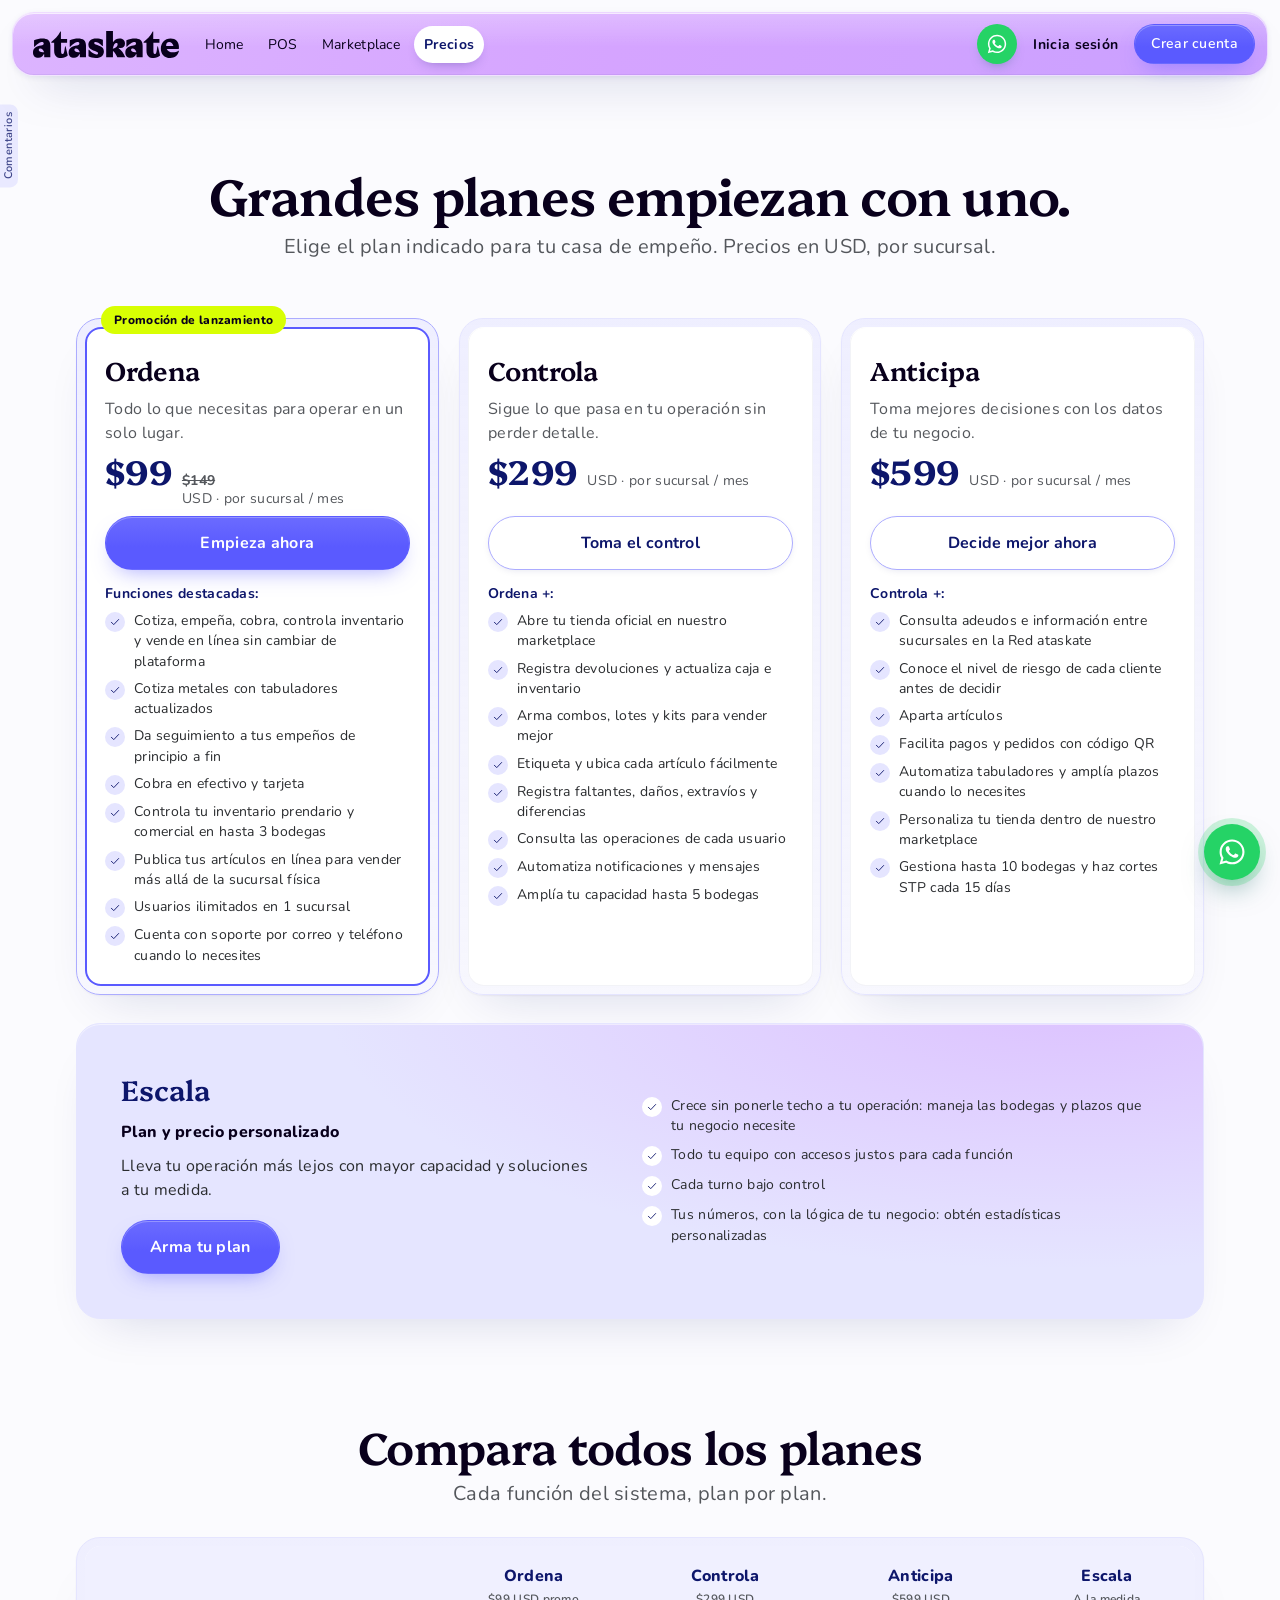
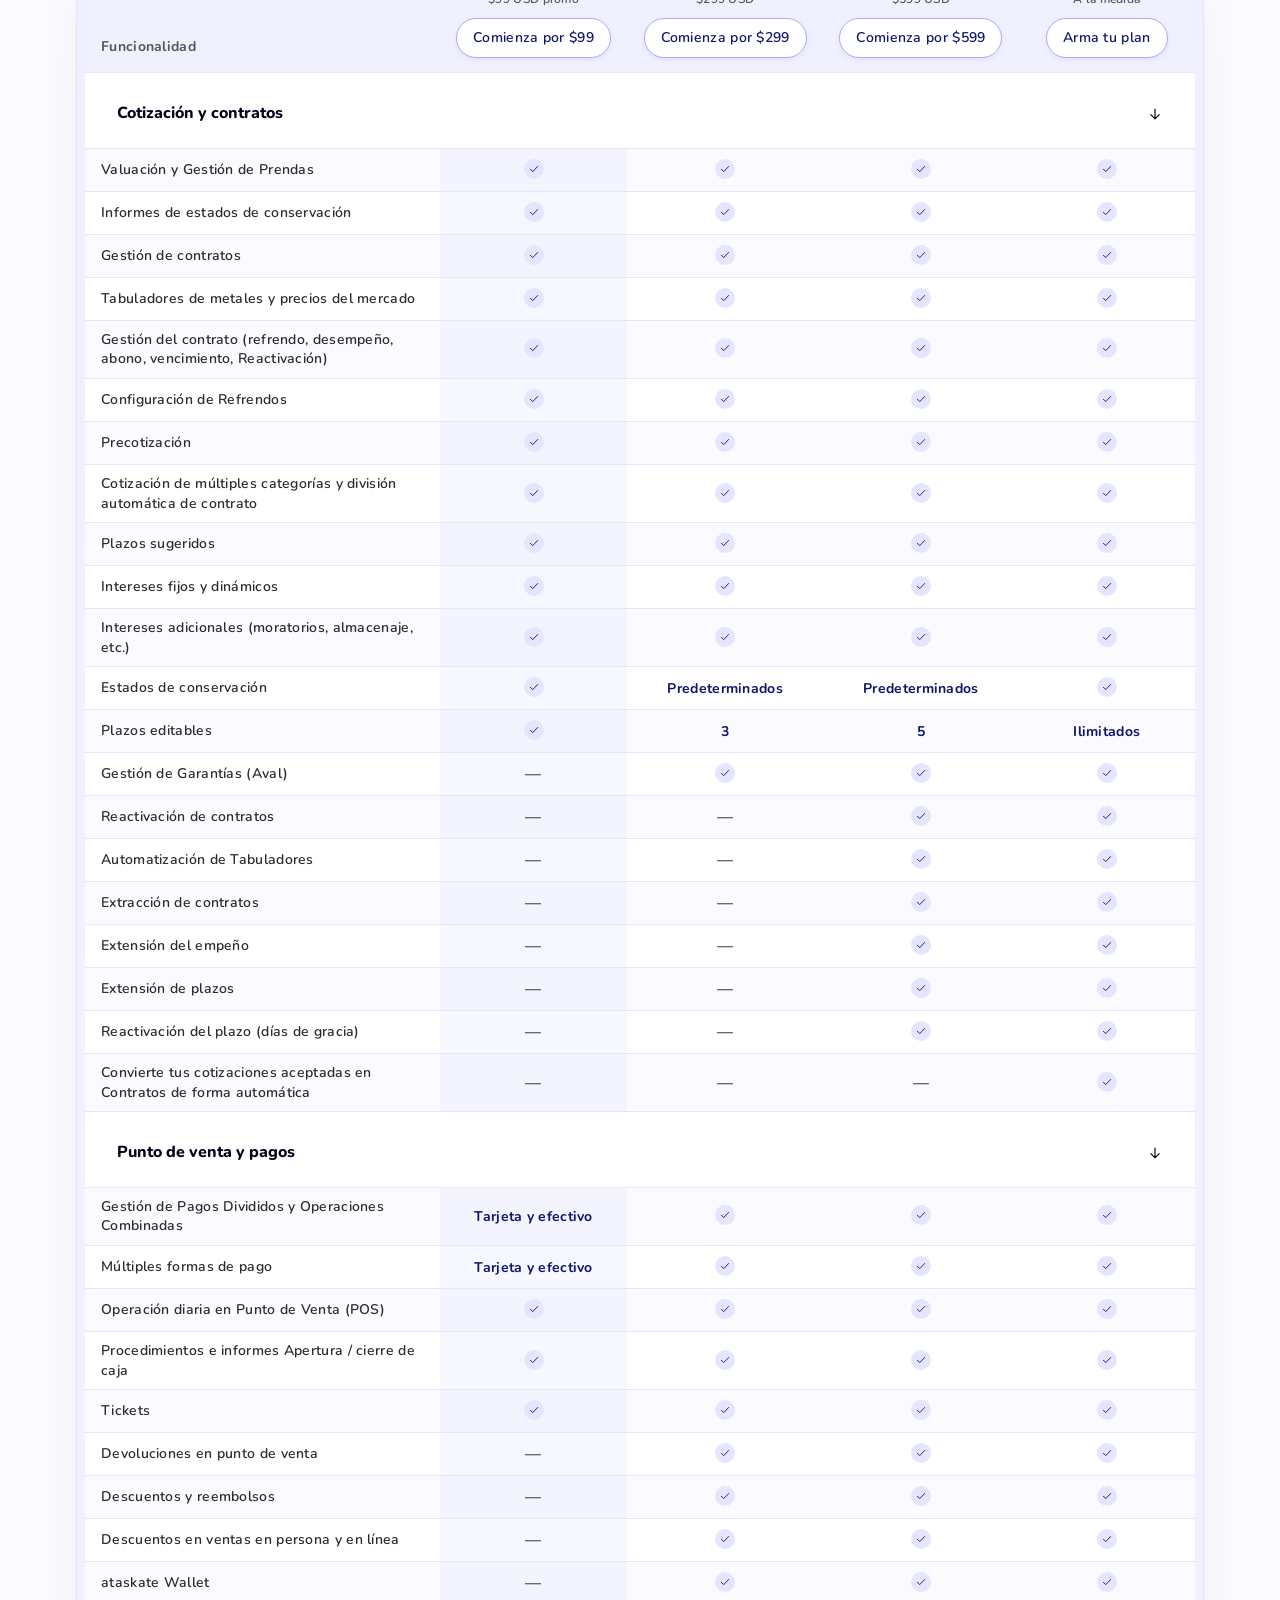
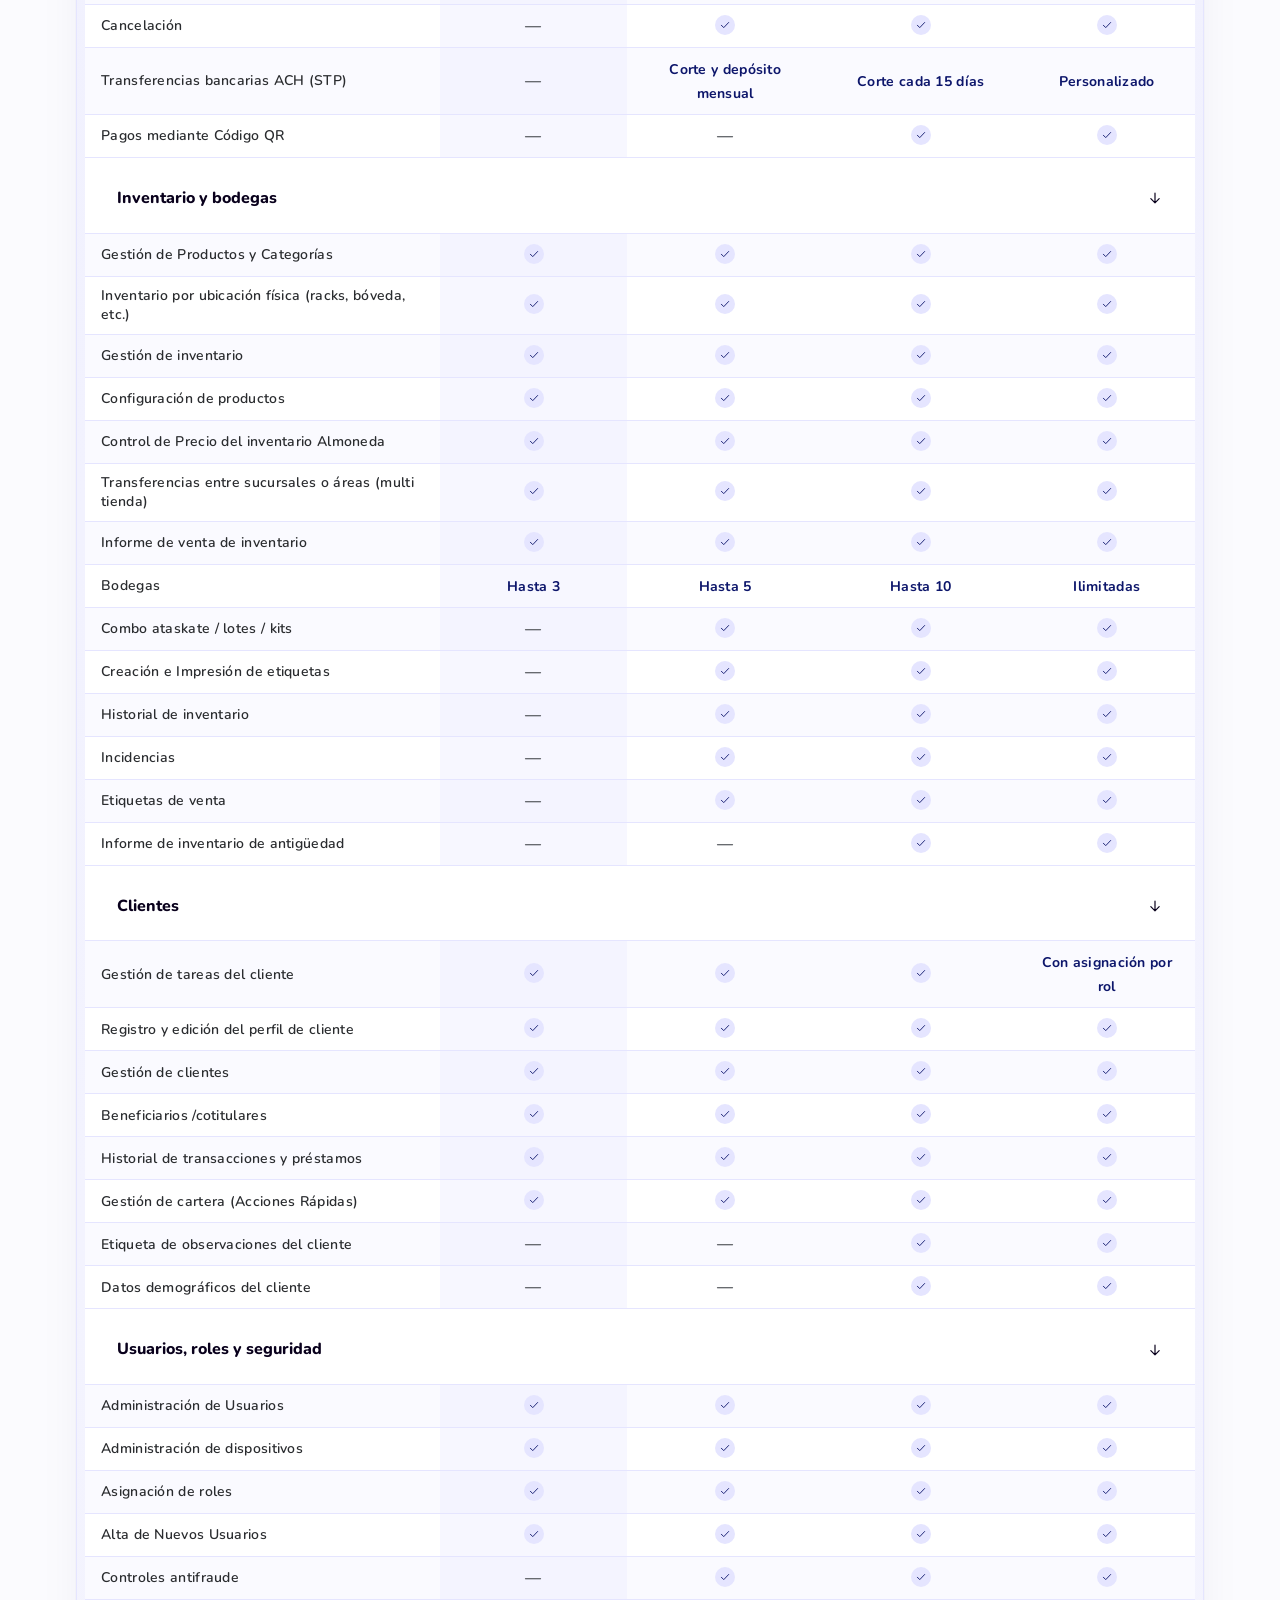
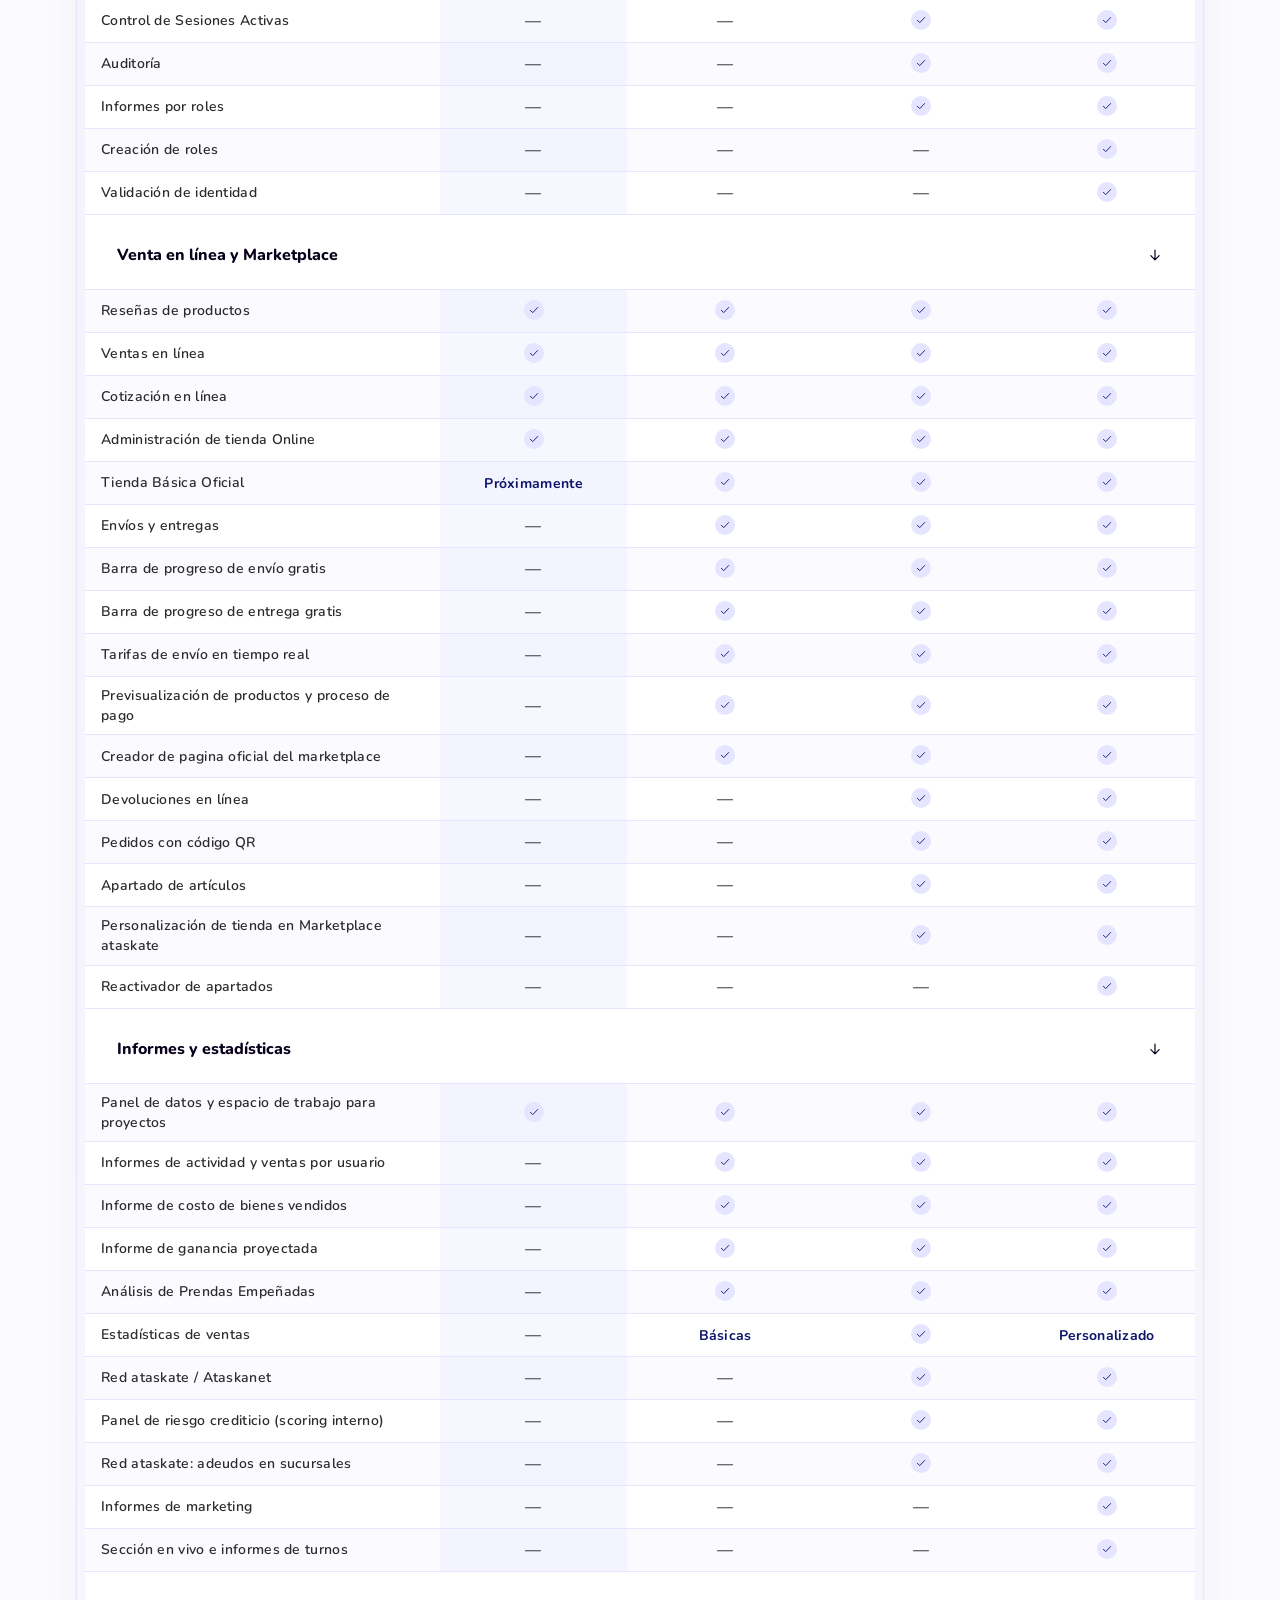
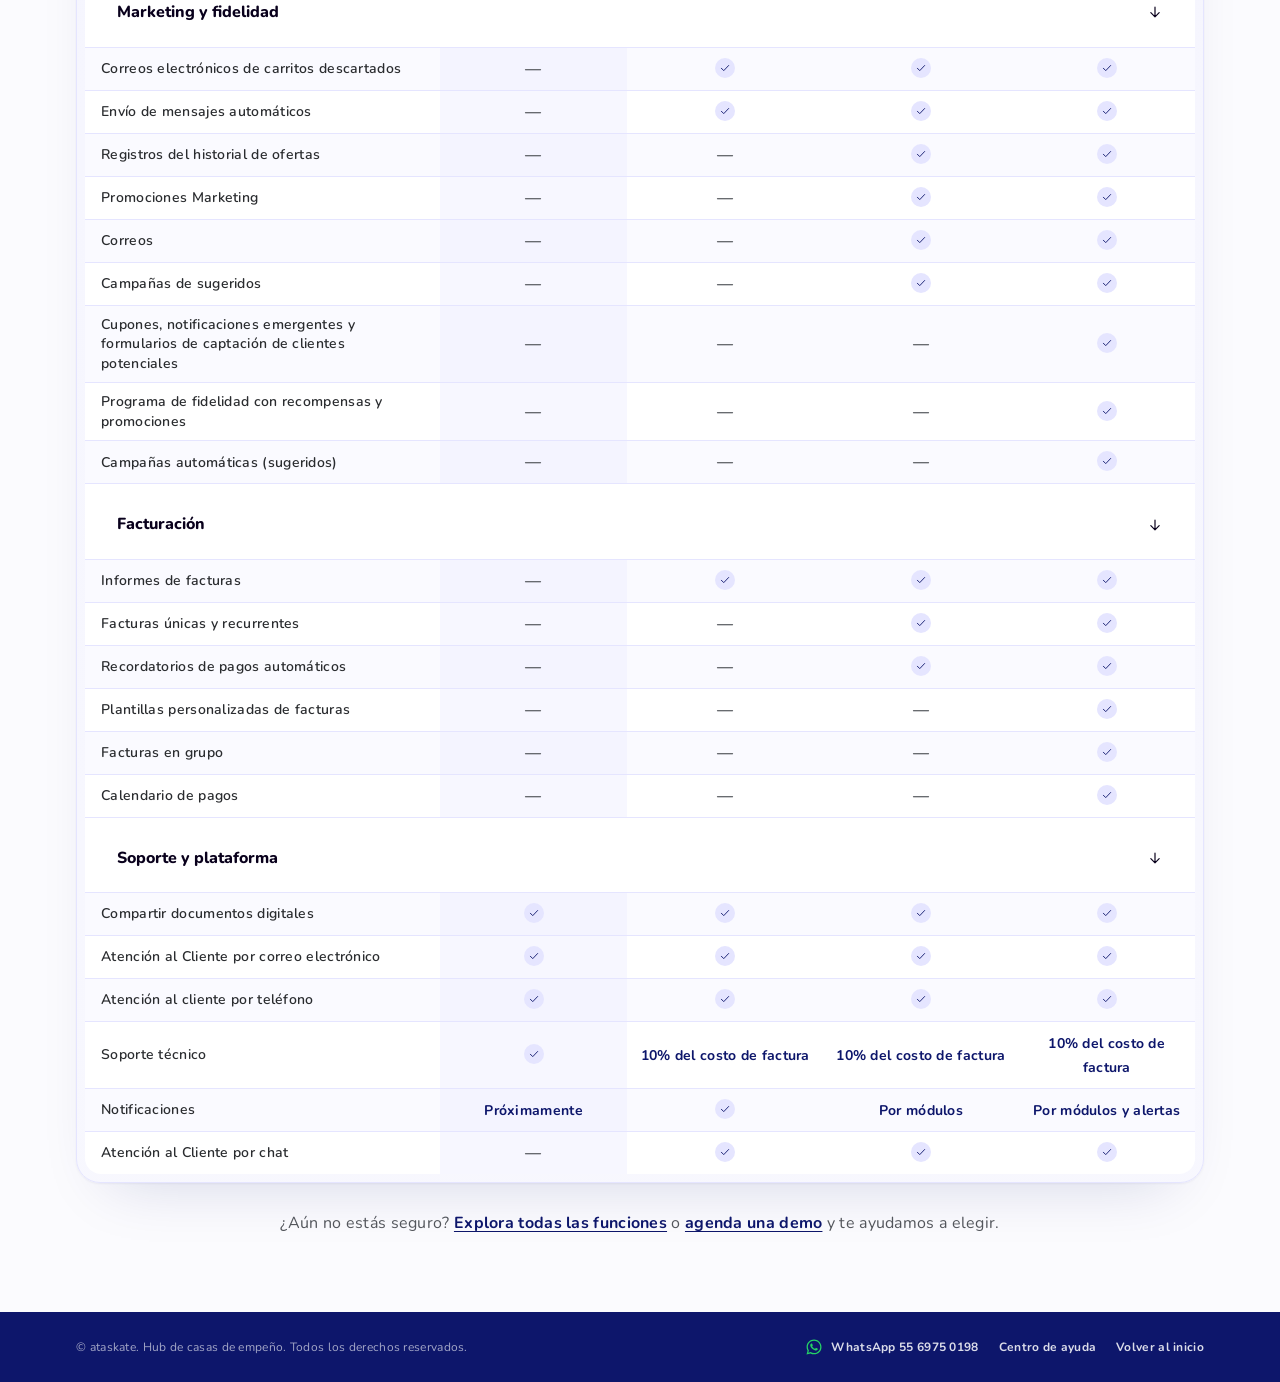
<file: planes/index.html>
<!DOCTYPE html><html lang="es-MX"> <head><meta charset="UTF-8"><meta name="viewport" content="width=device-width, initial-scale=1"><title>Planes y precios — ataskate</title><meta name="description" content="Esencial, Estándar, Profesional o Enterprise: el software prendario de ataskate crece con tu casa de empeño. Precios por sucursal, sin módulos de más."><meta name="robots" content="index, follow, max-image-preview:large"><link rel="canonical" href="https://ataskate.com.mx/planes/"><link rel="icon" type="image/svg+xml" href="/brand/ataskate-mark.svg"><link rel="icon" href="/favicon.ico" sizes="48x48"><link rel="apple-touch-icon" href="/apple-touch-icon.png"><meta name="theme-color" content="#d5a4ff"><link rel="sitemap" type="application/xml" href="/sitemap.xml"><meta property="og:site_name" content="ataskate"><meta property="og:locale" content="es_MX"><meta property="og:type" content="website"><meta property="og:url" content="https://ataskate.com.mx/planes/"><meta property="og:title" content="Planes y precios — ataskate"><meta property="og:description" content="Esencial, Estándar, Profesional o Enterprise: el software prendario de ataskate crece con tu casa de empeño. Precios por sucursal, sin módulos de más."><meta property="og:image" content="https://ataskate.com.mx/brand/og.png"><meta property="og:image:width" content="1200"><meta property="og:image:height" content="630"><meta property="og:image:alt" content="ataskate — punto de venta y operación para casas de empeño"><meta name="twitter:card" content="summary_large_image"><link rel="preconnect" href="https://fonts.googleapis.com"><link rel="preconnect" href="https://fonts.gstatic.com" crossorigin><link href="https://fonts.googleapis.com/css2?family=Nunito:wght@400;600;700;800&family=Platypi:wght@600;700&display=swap" rel="stylesheet"><script>(function(){const id = "ypi6x94vpf";

    (function (c, l, a, r, i, t, y) {
      c[a] = c[a] || function () { (c[a].q = c[a].q || []).push(arguments); };
      t = l.createElement(r); t.async = 1; t.src = 'https://www.clarity.ms/tag/' + i;
      y = l.getElementsByTagName(r)[0]; y.parentNode.insertBefore(t, y);
    })(window, document, 'clarity', 'script', id);
  })();</script><link rel="stylesheet" href="/_astro/landing.C-TXDFZV.css">
<link rel="stylesheet" href="/_astro/planes.DUi_-AZp.css"><script type="module" src="/_astro/hoisted.CGvf2bSE.js"></script></head> <body> <a class="skip" href="#main">Saltar al contenido</a>  <header class="mast" data-astro-cid-sd3efst6> <div class="mast__bar" data-astro-cid-sd3efst6> <a class="mast__brand" href="/landing/" aria-label="ataskate — inicio" data-astro-cid-sd3efst6> <img src="/brand/ataskate-ink.svg" alt="ataskate" width="335" height="62" data-astro-cid-sd3efst6> </a> <nav class="mast__nav" aria-label="Principal" data-astro-cid-sd3efst6> <a href="/landing/" data-astro-cid-sd3efst6>Home</a> <a href="/punto-de-venta/" data-astro-cid-sd3efst6>POS</a> <a href="/marketplace/" data-astro-cid-sd3efst6>Marketplace</a> <a class="is-active" href="/planes/" data-astro-cid-sd3efst6>Precios</a> </nav> <a class="wa wa--mast mast__wa" data-wa="mast" href="https://wa.me/525569750198?text=Hola%2C%20quiero%20m%C3%A1s%20informaci%C3%B3n%20de%20ataskate." target="_blank" rel="noopener" aria-label="Escríbenos por WhatsApp (se abre en otra pestaña)" title="Escríbenos por WhatsApp" data-astro-cid-sd3efst6 data-astro-cid-sbyz6brq><svg viewBox="0 0 24 24" width="22" height="22" fill="currentColor" aria-hidden="true" data-astro-cid-sbyz6brq><path d="M2 22L3.41254 16.8642C2.5409 15.3608 2.08289 13.6567 2.08373 11.9092C2.08624 6.44583 6.55329 2 12.0419 2C14.7053 2.00083 17.2056 3.03333 19.0862 4.90667C20.9659 6.78 22.0008 9.27 22 11.9183C21.9975 17.3825 17.5304 21.8283 12.0419 21.8283C10.3756 21.8275 8.73365 21.4117 7.27924 20.6217L2 22ZM7.52374 18.8275C8.92707 19.6567 10.2668 20.1533 12.0385 20.1542C16.6002 20.1542 20.3162 16.4592 20.3187 11.9167C20.3204 7.365 16.622 3.675 12.0452 3.67333C7.4802 3.67333 3.76673 7.36833 3.76505 11.91C3.76421 13.7642 4.31014 15.1525 5.22699 16.605L4.39052 19.645L7.52374 18.8275ZM17.0582 14.2742C16.9962 14.1708 16.8304 14.1092 16.5809 13.985C16.3322 13.8608 15.1089 13.2617 14.8803 13.1792C14.6526 13.0967 14.4868 13.055 14.3202 13.3033C14.1544 13.5508 13.6771 14.1092 13.5323 14.2742C13.3874 14.4392 13.2417 14.46 12.993 14.3358C12.7444 14.2117 11.9422 13.9508 10.9919 13.1067C10.2525 12.45 9.75266 11.6392 9.6078 11.3908C9.46295 11.1433 9.59273 11.0092 9.71665 10.8858C9.82885 10.775 9.96533 10.5967 10.0901 10.4517C10.2165 10.3083 10.2576 10.205 10.3413 10.0392C10.4242 9.87417 10.3832 9.72917 10.3204 9.605C10.2576 9.48167 9.76019 8.2625 9.55338 7.76667C9.35075 7.28417 9.14561 7.34917 8.99322 7.34167L8.51595 7.33333C8.35016 7.33333 8.08055 7.395 7.8528 7.64333C7.62505 7.89167 6.982 8.49 6.982 9.70917C6.982 10.9283 7.87373 12.1058 7.99765 12.2708C8.12241 12.4358 9.75182 14.9375 12.2478 16.01C12.8415 16.265 13.3054 16.4175 13.6662 16.5317C14.2624 16.72 14.805 16.6933 15.2337 16.63C15.7118 16.5592 16.7057 16.0308 16.9133 15.4525C17.121 14.8733 17.121 14.3775 17.0582 14.2742Z" data-astro-cid-sbyz6brq></path></svg></a>   <a class="mast__login" href="/landing/#cta" data-astro-cid-sd3efst6>Inicia sesión</a> <a class="btn btn--primary btn--sm mast__cta" href="/landing/#cta" data-astro-cid-sd3efst6>Crear cuenta</a> </div> </header> <main id="main" data-astro-cid-sd3efst6> <section class="section phead" data-astro-cid-sd3efst6> <h1 class="eyebrow" data-astro-cid-sd3efst6>Grandes planes empiezan con uno.</h1> <p class="lede" data-astro-cid-sd3efst6>Elige el plan indicado para tu casa de empeño. Precios en USD, por sucursal.</p> </section> <section class="section pgrid" aria-label="Planes" data-astro-cid-sd3efst6> <article class="pcol pcol--hot" data-flip data-astro-cid-sd3efst6> <span class="pcol__badge" data-astro-cid-sd3efst6>Promoción de lanzamiento</span> <div class="pcol__inner" data-astro-cid-sd3efst6>  <div class="pcol__front" data-astro-cid-sd3efst6> <img src="/img/planes/negocio-esencial.webp" alt="" width="900" height="1200" loading="lazy" decoding="async" data-astro-cid-sd3efst6> <span class="pcol__fname" data-astro-cid-sd3efst6>Ordena</span> <span class="pcol__hint" aria-hidden="true" data-astro-cid-sd3efst6>Ver precio</span> </div>  <div class="pcol__back" data-astro-cid-sd3efst6> <h2 class="pcol__name" data-astro-cid-sd3efst6>Ordena</h2> <p class="pcol__desc" data-astro-cid-sd3efst6>Todo lo que necesitas para operar en un solo lugar.</p> <p class="pcol__price" data-astro-cid-sd3efst6> <b data-astro-cid-sd3efst6>$99</b> <span data-astro-cid-sd3efst6> <s data-astro-cid-sd3efst6>$149</s> <small data-astro-cid-sd3efst6>USD · por sucursal / mes</small> </span> </p> <a class="btn btn--primary btn--lg pcol__cta" href="/landing/#cta" data-astro-cid-sd3efst6> Empieza ahora </a> <b class="pcol__lead" data-astro-cid-sd3efst6>Funciones destacadas:</b> <ul class="pcol__feats" data-astro-cid-sd3efst6> <li data-astro-cid-sd3efst6><span class="pcol__check" data-astro-cid-sd3efst6><svg width="12" height="12" viewBox="0 0 24 24" fill="none" stroke="currentColor" stroke-width="1.8" stroke-linecap="round" stroke-linejoin="round" aria-hidden="true" focusable="false" data-astro-cid-r2m5lo7l><path d="M4.75 12.5 9.5 17.25 19.25 7" /></svg> </span>Cotiza, empeña, cobra, controla inventario y vende en línea sin cambiar de plataforma</li><li data-astro-cid-sd3efst6><span class="pcol__check" data-astro-cid-sd3efst6><svg width="12" height="12" viewBox="0 0 24 24" fill="none" stroke="currentColor" stroke-width="1.8" stroke-linecap="round" stroke-linejoin="round" aria-hidden="true" focusable="false" data-astro-cid-r2m5lo7l><path d="M4.75 12.5 9.5 17.25 19.25 7" /></svg> </span>Cotiza metales con tabuladores actualizados</li><li data-astro-cid-sd3efst6><span class="pcol__check" data-astro-cid-sd3efst6><svg width="12" height="12" viewBox="0 0 24 24" fill="none" stroke="currentColor" stroke-width="1.8" stroke-linecap="round" stroke-linejoin="round" aria-hidden="true" focusable="false" data-astro-cid-r2m5lo7l><path d="M4.75 12.5 9.5 17.25 19.25 7" /></svg> </span>Da seguimiento a tus empeños de principio a fin</li><li data-astro-cid-sd3efst6><span class="pcol__check" data-astro-cid-sd3efst6><svg width="12" height="12" viewBox="0 0 24 24" fill="none" stroke="currentColor" stroke-width="1.8" stroke-linecap="round" stroke-linejoin="round" aria-hidden="true" focusable="false" data-astro-cid-r2m5lo7l><path d="M4.75 12.5 9.5 17.25 19.25 7" /></svg> </span>Cobra en efectivo y tarjeta</li><li data-astro-cid-sd3efst6><span class="pcol__check" data-astro-cid-sd3efst6><svg width="12" height="12" viewBox="0 0 24 24" fill="none" stroke="currentColor" stroke-width="1.8" stroke-linecap="round" stroke-linejoin="round" aria-hidden="true" focusable="false" data-astro-cid-r2m5lo7l><path d="M4.75 12.5 9.5 17.25 19.25 7" /></svg> </span>Controla tu inventario prendario y comercial en hasta 3 bodegas</li><li data-astro-cid-sd3efst6><span class="pcol__check" data-astro-cid-sd3efst6><svg width="12" height="12" viewBox="0 0 24 24" fill="none" stroke="currentColor" stroke-width="1.8" stroke-linecap="round" stroke-linejoin="round" aria-hidden="true" focusable="false" data-astro-cid-r2m5lo7l><path d="M4.75 12.5 9.5 17.25 19.25 7" /></svg> </span>Publica tus artículos en línea para vender más allá de la sucursal física</li><li data-astro-cid-sd3efst6><span class="pcol__check" data-astro-cid-sd3efst6><svg width="12" height="12" viewBox="0 0 24 24" fill="none" stroke="currentColor" stroke-width="1.8" stroke-linecap="round" stroke-linejoin="round" aria-hidden="true" focusable="false" data-astro-cid-r2m5lo7l><path d="M4.75 12.5 9.5 17.25 19.25 7" /></svg> </span>Usuarios ilimitados en 1 sucursal</li><li data-astro-cid-sd3efst6><span class="pcol__check" data-astro-cid-sd3efst6><svg width="12" height="12" viewBox="0 0 24 24" fill="none" stroke="currentColor" stroke-width="1.8" stroke-linecap="round" stroke-linejoin="round" aria-hidden="true" focusable="false" data-astro-cid-r2m5lo7l><path d="M4.75 12.5 9.5 17.25 19.25 7" /></svg> </span>Cuenta con soporte por correo y teléfono cuando lo necesites</li> </ul> </div> </div> </article><article class="pcol" data-flip data-astro-cid-sd3efst6>  <div class="pcol__inner" data-astro-cid-sd3efst6>  <div class="pcol__front" data-astro-cid-sd3efst6> <img src="/img/planes/negocio-estandar.webp" alt="" width="900" height="1200" loading="lazy" decoding="async" data-astro-cid-sd3efst6> <span class="pcol__fname" data-astro-cid-sd3efst6>Controla</span> <span class="pcol__hint" aria-hidden="true" data-astro-cid-sd3efst6>Ver precio</span> </div>  <div class="pcol__back" data-astro-cid-sd3efst6> <h2 class="pcol__name" data-astro-cid-sd3efst6>Controla</h2> <p class="pcol__desc" data-astro-cid-sd3efst6>Sigue lo que pasa en tu operación sin perder detalle.</p> <p class="pcol__price" data-astro-cid-sd3efst6> <b data-astro-cid-sd3efst6>$299</b> <span data-astro-cid-sd3efst6>  <small data-astro-cid-sd3efst6>USD · por sucursal / mes</small> </span> </p> <a class="btn btn--outline btn--lg pcol__cta" href="/landing/#cta" data-astro-cid-sd3efst6> Toma el control </a> <b class="pcol__lead" data-astro-cid-sd3efst6>Ordena +:</b> <ul class="pcol__feats" data-astro-cid-sd3efst6> <li data-astro-cid-sd3efst6><span class="pcol__check" data-astro-cid-sd3efst6><svg width="12" height="12" viewBox="0 0 24 24" fill="none" stroke="currentColor" stroke-width="1.8" stroke-linecap="round" stroke-linejoin="round" aria-hidden="true" focusable="false" data-astro-cid-r2m5lo7l><path d="M4.75 12.5 9.5 17.25 19.25 7" /></svg> </span>Abre tu tienda oficial en nuestro marketplace</li><li data-astro-cid-sd3efst6><span class="pcol__check" data-astro-cid-sd3efst6><svg width="12" height="12" viewBox="0 0 24 24" fill="none" stroke="currentColor" stroke-width="1.8" stroke-linecap="round" stroke-linejoin="round" aria-hidden="true" focusable="false" data-astro-cid-r2m5lo7l><path d="M4.75 12.5 9.5 17.25 19.25 7" /></svg> </span>Registra devoluciones y actualiza caja e inventario</li><li data-astro-cid-sd3efst6><span class="pcol__check" data-astro-cid-sd3efst6><svg width="12" height="12" viewBox="0 0 24 24" fill="none" stroke="currentColor" stroke-width="1.8" stroke-linecap="round" stroke-linejoin="round" aria-hidden="true" focusable="false" data-astro-cid-r2m5lo7l><path d="M4.75 12.5 9.5 17.25 19.25 7" /></svg> </span>Arma combos, lotes y kits para vender mejor</li><li data-astro-cid-sd3efst6><span class="pcol__check" data-astro-cid-sd3efst6><svg width="12" height="12" viewBox="0 0 24 24" fill="none" stroke="currentColor" stroke-width="1.8" stroke-linecap="round" stroke-linejoin="round" aria-hidden="true" focusable="false" data-astro-cid-r2m5lo7l><path d="M4.75 12.5 9.5 17.25 19.25 7" /></svg> </span>Etiqueta y ubica cada artículo fácilmente</li><li data-astro-cid-sd3efst6><span class="pcol__check" data-astro-cid-sd3efst6><svg width="12" height="12" viewBox="0 0 24 24" fill="none" stroke="currentColor" stroke-width="1.8" stroke-linecap="round" stroke-linejoin="round" aria-hidden="true" focusable="false" data-astro-cid-r2m5lo7l><path d="M4.75 12.5 9.5 17.25 19.25 7" /></svg> </span>Registra faltantes, daños, extravíos y diferencias</li><li data-astro-cid-sd3efst6><span class="pcol__check" data-astro-cid-sd3efst6><svg width="12" height="12" viewBox="0 0 24 24" fill="none" stroke="currentColor" stroke-width="1.8" stroke-linecap="round" stroke-linejoin="round" aria-hidden="true" focusable="false" data-astro-cid-r2m5lo7l><path d="M4.75 12.5 9.5 17.25 19.25 7" /></svg> </span>Consulta las operaciones de cada usuario</li><li data-astro-cid-sd3efst6><span class="pcol__check" data-astro-cid-sd3efst6><svg width="12" height="12" viewBox="0 0 24 24" fill="none" stroke="currentColor" stroke-width="1.8" stroke-linecap="round" stroke-linejoin="round" aria-hidden="true" focusable="false" data-astro-cid-r2m5lo7l><path d="M4.75 12.5 9.5 17.25 19.25 7" /></svg> </span>Automatiza notificaciones y mensajes</li><li data-astro-cid-sd3efst6><span class="pcol__check" data-astro-cid-sd3efst6><svg width="12" height="12" viewBox="0 0 24 24" fill="none" stroke="currentColor" stroke-width="1.8" stroke-linecap="round" stroke-linejoin="round" aria-hidden="true" focusable="false" data-astro-cid-r2m5lo7l><path d="M4.75 12.5 9.5 17.25 19.25 7" /></svg> </span>Amplía tu capacidad hasta 5 bodegas</li> </ul> </div> </div> </article><article class="pcol" data-flip data-astro-cid-sd3efst6>  <div class="pcol__inner" data-astro-cid-sd3efst6>  <div class="pcol__front" data-astro-cid-sd3efst6> <img src="/img/planes/negocio-profesional.webp" alt="" width="900" height="1200" loading="lazy" decoding="async" data-astro-cid-sd3efst6> <span class="pcol__fname" data-astro-cid-sd3efst6>Anticipa</span> <span class="pcol__hint" aria-hidden="true" data-astro-cid-sd3efst6>Ver precio</span> </div>  <div class="pcol__back" data-astro-cid-sd3efst6> <h2 class="pcol__name" data-astro-cid-sd3efst6>Anticipa</h2> <p class="pcol__desc" data-astro-cid-sd3efst6>Toma mejores decisiones con los datos de tu negocio.</p> <p class="pcol__price" data-astro-cid-sd3efst6> <b data-astro-cid-sd3efst6>$599</b> <span data-astro-cid-sd3efst6>  <small data-astro-cid-sd3efst6>USD · por sucursal / mes</small> </span> </p> <a class="btn btn--outline btn--lg pcol__cta" href="/landing/#cta" data-astro-cid-sd3efst6> Decide mejor ahora </a> <b class="pcol__lead" data-astro-cid-sd3efst6>Controla +:</b> <ul class="pcol__feats" data-astro-cid-sd3efst6> <li data-astro-cid-sd3efst6><span class="pcol__check" data-astro-cid-sd3efst6><svg width="12" height="12" viewBox="0 0 24 24" fill="none" stroke="currentColor" stroke-width="1.8" stroke-linecap="round" stroke-linejoin="round" aria-hidden="true" focusable="false" data-astro-cid-r2m5lo7l><path d="M4.75 12.5 9.5 17.25 19.25 7" /></svg> </span>Consulta adeudos e información entre sucursales en la Red ataskate</li><li data-astro-cid-sd3efst6><span class="pcol__check" data-astro-cid-sd3efst6><svg width="12" height="12" viewBox="0 0 24 24" fill="none" stroke="currentColor" stroke-width="1.8" stroke-linecap="round" stroke-linejoin="round" aria-hidden="true" focusable="false" data-astro-cid-r2m5lo7l><path d="M4.75 12.5 9.5 17.25 19.25 7" /></svg> </span>Conoce el nivel de riesgo de cada cliente antes de decidir</li><li data-astro-cid-sd3efst6><span class="pcol__check" data-astro-cid-sd3efst6><svg width="12" height="12" viewBox="0 0 24 24" fill="none" stroke="currentColor" stroke-width="1.8" stroke-linecap="round" stroke-linejoin="round" aria-hidden="true" focusable="false" data-astro-cid-r2m5lo7l><path d="M4.75 12.5 9.5 17.25 19.25 7" /></svg> </span>Aparta artículos</li><li data-astro-cid-sd3efst6><span class="pcol__check" data-astro-cid-sd3efst6><svg width="12" height="12" viewBox="0 0 24 24" fill="none" stroke="currentColor" stroke-width="1.8" stroke-linecap="round" stroke-linejoin="round" aria-hidden="true" focusable="false" data-astro-cid-r2m5lo7l><path d="M4.75 12.5 9.5 17.25 19.25 7" /></svg> </span>Facilita pagos y pedidos con código QR</li><li data-astro-cid-sd3efst6><span class="pcol__check" data-astro-cid-sd3efst6><svg width="12" height="12" viewBox="0 0 24 24" fill="none" stroke="currentColor" stroke-width="1.8" stroke-linecap="round" stroke-linejoin="round" aria-hidden="true" focusable="false" data-astro-cid-r2m5lo7l><path d="M4.75 12.5 9.5 17.25 19.25 7" /></svg> </span>Automatiza tabuladores y amplía plazos cuando lo necesites</li><li data-astro-cid-sd3efst6><span class="pcol__check" data-astro-cid-sd3efst6><svg width="12" height="12" viewBox="0 0 24 24" fill="none" stroke="currentColor" stroke-width="1.8" stroke-linecap="round" stroke-linejoin="round" aria-hidden="true" focusable="false" data-astro-cid-r2m5lo7l><path d="M4.75 12.5 9.5 17.25 19.25 7" /></svg> </span>Personaliza tu tienda dentro de nuestro marketplace</li><li data-astro-cid-sd3efst6><span class="pcol__check" data-astro-cid-sd3efst6><svg width="12" height="12" viewBox="0 0 24 24" fill="none" stroke="currentColor" stroke-width="1.8" stroke-linecap="round" stroke-linejoin="round" aria-hidden="true" focusable="false" data-astro-cid-r2m5lo7l><path d="M4.75 12.5 9.5 17.25 19.25 7" /></svg> </span>Gestiona hasta 10 bodegas y haz cortes STP cada 15 días</li> </ul> </div> </div> </article> </section> <!-- Enterprise: lavender band, never a dark fill. --> <section class="section ent" aria-label="Enterprise" data-astro-cid-sd3efst6> <div class="ent__copy" data-astro-cid-sd3efst6> <h2 class="ent__name" data-astro-cid-sd3efst6>Escala</h2> <p class="ent__price" data-astro-cid-sd3efst6>Plan y precio personalizado</p> <p class="ent__desc" data-astro-cid-sd3efst6>Lleva tu operación más lejos con mayor capacidad y soluciones a tu medida.</p> <a class="btn btn--primary btn--lg" href="mailto:ventas@ataskate.com?subject=Plan%20Escala" data-astro-cid-sd3efst6>
Arma tu plan
</a> </div> <ul class="ent__feats" data-astro-cid-sd3efst6> <li data-astro-cid-sd3efst6><span class="pcol__check" data-astro-cid-sd3efst6><svg width="12" height="12" viewBox="0 0 24 24" fill="none" stroke="currentColor" stroke-width="1.8" stroke-linecap="round" stroke-linejoin="round" aria-hidden="true" focusable="false" data-astro-cid-r2m5lo7l><path d="M4.75 12.5 9.5 17.25 19.25 7" /></svg> </span>Crece sin ponerle techo a tu operación: maneja las bodegas y plazos que tu negocio necesite</li><li data-astro-cid-sd3efst6><span class="pcol__check" data-astro-cid-sd3efst6><svg width="12" height="12" viewBox="0 0 24 24" fill="none" stroke="currentColor" stroke-width="1.8" stroke-linecap="round" stroke-linejoin="round" aria-hidden="true" focusable="false" data-astro-cid-r2m5lo7l><path d="M4.75 12.5 9.5 17.25 19.25 7" /></svg> </span>Todo tu equipo con accesos justos para cada función</li><li data-astro-cid-sd3efst6><span class="pcol__check" data-astro-cid-sd3efst6><svg width="12" height="12" viewBox="0 0 24 24" fill="none" stroke="currentColor" stroke-width="1.8" stroke-linecap="round" stroke-linejoin="round" aria-hidden="true" focusable="false" data-astro-cid-r2m5lo7l><path d="M4.75 12.5 9.5 17.25 19.25 7" /></svg> </span>Cada turno bajo control</li><li data-astro-cid-sd3efst6><span class="pcol__check" data-astro-cid-sd3efst6><svg width="12" height="12" viewBox="0 0 24 24" fill="none" stroke="currentColor" stroke-width="1.8" stroke-linecap="round" stroke-linejoin="round" aria-hidden="true" focusable="false" data-astro-cid-r2m5lo7l><path d="M4.75 12.5 9.5 17.25 19.25 7" /></svg> </span>Tus números, con la lógica de tu negocio: obtén estadísticas personalizadas</li> </ul> </section> <!-- Full comparison: every row of the pricing spreadsheet. --> <section class="section cmpwrap" aria-label="Comparativo completo de planes" data-astro-cid-sd3efst6> <h2 class="cmp__title" data-astro-cid-sd3efst6>Compara todos los planes</h2> <p class="lede" data-astro-cid-sd3efst6>Cada función del sistema, plan por plan.</p> <div class="cmp__shell" data-astro-cid-sd3efst6> <div class="cmp__scroll" data-astro-cid-sd3efst6> <table class="cmp" data-astro-cid-sd3efst6> <thead data-astro-cid-sd3efst6> <tr data-astro-cid-sd3efst6> <th scope="col" data-astro-cid-sd3efst6><span class="cmp__fhead" data-astro-cid-sd3efst6>Funcionalidad</span></th> <th scope="col" data-astro-cid-sd3efst6><b data-astro-cid-sd3efst6>Ordena</b><small data-astro-cid-sd3efst6>$99 USD promo</small><a class="btn btn--outline btn--sm cmp__cta" href="/landing/#cta" data-astro-cid-sd3efst6>Comienza por $99</a></th> <th scope="col" data-astro-cid-sd3efst6><b data-astro-cid-sd3efst6>Controla</b><small data-astro-cid-sd3efst6>$299 USD</small><a class="btn btn--outline btn--sm cmp__cta" href="/landing/#cta" data-astro-cid-sd3efst6>Comienza por $299</a></th> <th scope="col" data-astro-cid-sd3efst6><b data-astro-cid-sd3efst6>Anticipa</b><small data-astro-cid-sd3efst6>$599 USD</small><a class="btn btn--outline btn--sm cmp__cta" href="/landing/#cta" data-astro-cid-sd3efst6>Comienza por $599</a></th> <th scope="col" data-astro-cid-sd3efst6><b data-astro-cid-sd3efst6>Escala</b><small data-astro-cid-sd3efst6>A la medida</small><a class="btn btn--outline btn--sm cmp__cta" href="mailto:ventas@ataskate.com?subject=Plan%20Escala" data-astro-cid-sd3efst6>Arma tu plan</a></th> </tr> </thead> <tbody class="cmp__sec" data-astro-cid-sd3efst6>  <tr class="cmp__cat" data-astro-cid-sd3efst6> <th colspan="5" scope="colgroup" data-astro-cid-sd3efst6> <button type="button" data-cat aria-expanded="true" data-astro-cid-sd3efst6> Cotización y contratos <svg class="cmp__chev" width="16" height="16" viewBox="0 0 24 24" fill="none" stroke="currentColor" stroke-width="1.8" stroke-linecap="round" stroke-linejoin="round" aria-hidden="true" focusable="false" data-astro-cid-r2m5lo7l><path d="M12 4.75v14.5M5.75 13l6.25 6.25L18.25 13" /></svg>  </button> </th> </tr> <tr data-astro-cid-sd3efst6> <th scope="row" data-astro-cid-sd3efst6>Valuación y Gestión de Prendas</th> <td data-astro-cid-sd3efst6> <span class="cmp__check" data-astro-cid-sd3efst6><svg width="12" height="12" viewBox="0 0 24 24" fill="none" stroke="currentColor" stroke-width="1.8" stroke-linecap="round" stroke-linejoin="round" aria-hidden="true" focusable="false" data-astro-cid-r2m5lo7l><path d="M4.75 12.5 9.5 17.25 19.25 7" /></svg> </span> </td><td data-astro-cid-sd3efst6> <span class="cmp__check" data-astro-cid-sd3efst6><svg width="12" height="12" viewBox="0 0 24 24" fill="none" stroke="currentColor" stroke-width="1.8" stroke-linecap="round" stroke-linejoin="round" aria-hidden="true" focusable="false" data-astro-cid-r2m5lo7l><path d="M4.75 12.5 9.5 17.25 19.25 7" /></svg> </span> </td><td data-astro-cid-sd3efst6> <span class="cmp__check" data-astro-cid-sd3efst6><svg width="12" height="12" viewBox="0 0 24 24" fill="none" stroke="currentColor" stroke-width="1.8" stroke-linecap="round" stroke-linejoin="round" aria-hidden="true" focusable="false" data-astro-cid-r2m5lo7l><path d="M4.75 12.5 9.5 17.25 19.25 7" /></svg> </span> </td><td data-astro-cid-sd3efst6> <span class="cmp__check" data-astro-cid-sd3efst6><svg width="12" height="12" viewBox="0 0 24 24" fill="none" stroke="currentColor" stroke-width="1.8" stroke-linecap="round" stroke-linejoin="round" aria-hidden="true" focusable="false" data-astro-cid-r2m5lo7l><path d="M4.75 12.5 9.5 17.25 19.25 7" /></svg> </span> </td> </tr><tr data-astro-cid-sd3efst6> <th scope="row" data-astro-cid-sd3efst6>Informes de estados de conservación</th> <td data-astro-cid-sd3efst6> <span class="cmp__check" data-astro-cid-sd3efst6><svg width="12" height="12" viewBox="0 0 24 24" fill="none" stroke="currentColor" stroke-width="1.8" stroke-linecap="round" stroke-linejoin="round" aria-hidden="true" focusable="false" data-astro-cid-r2m5lo7l><path d="M4.75 12.5 9.5 17.25 19.25 7" /></svg> </span> </td><td data-astro-cid-sd3efst6> <span class="cmp__check" data-astro-cid-sd3efst6><svg width="12" height="12" viewBox="0 0 24 24" fill="none" stroke="currentColor" stroke-width="1.8" stroke-linecap="round" stroke-linejoin="round" aria-hidden="true" focusable="false" data-astro-cid-r2m5lo7l><path d="M4.75 12.5 9.5 17.25 19.25 7" /></svg> </span> </td><td data-astro-cid-sd3efst6> <span class="cmp__check" data-astro-cid-sd3efst6><svg width="12" height="12" viewBox="0 0 24 24" fill="none" stroke="currentColor" stroke-width="1.8" stroke-linecap="round" stroke-linejoin="round" aria-hidden="true" focusable="false" data-astro-cid-r2m5lo7l><path d="M4.75 12.5 9.5 17.25 19.25 7" /></svg> </span> </td><td data-astro-cid-sd3efst6> <span class="cmp__check" data-astro-cid-sd3efst6><svg width="12" height="12" viewBox="0 0 24 24" fill="none" stroke="currentColor" stroke-width="1.8" stroke-linecap="round" stroke-linejoin="round" aria-hidden="true" focusable="false" data-astro-cid-r2m5lo7l><path d="M4.75 12.5 9.5 17.25 19.25 7" /></svg> </span> </td> </tr><tr data-astro-cid-sd3efst6> <th scope="row" data-astro-cid-sd3efst6>Gestión de contratos</th> <td data-astro-cid-sd3efst6> <span class="cmp__check" data-astro-cid-sd3efst6><svg width="12" height="12" viewBox="0 0 24 24" fill="none" stroke="currentColor" stroke-width="1.8" stroke-linecap="round" stroke-linejoin="round" aria-hidden="true" focusable="false" data-astro-cid-r2m5lo7l><path d="M4.75 12.5 9.5 17.25 19.25 7" /></svg> </span> </td><td data-astro-cid-sd3efst6> <span class="cmp__check" data-astro-cid-sd3efst6><svg width="12" height="12" viewBox="0 0 24 24" fill="none" stroke="currentColor" stroke-width="1.8" stroke-linecap="round" stroke-linejoin="round" aria-hidden="true" focusable="false" data-astro-cid-r2m5lo7l><path d="M4.75 12.5 9.5 17.25 19.25 7" /></svg> </span> </td><td data-astro-cid-sd3efst6> <span class="cmp__check" data-astro-cid-sd3efst6><svg width="12" height="12" viewBox="0 0 24 24" fill="none" stroke="currentColor" stroke-width="1.8" stroke-linecap="round" stroke-linejoin="round" aria-hidden="true" focusable="false" data-astro-cid-r2m5lo7l><path d="M4.75 12.5 9.5 17.25 19.25 7" /></svg> </span> </td><td data-astro-cid-sd3efst6> <span class="cmp__check" data-astro-cid-sd3efst6><svg width="12" height="12" viewBox="0 0 24 24" fill="none" stroke="currentColor" stroke-width="1.8" stroke-linecap="round" stroke-linejoin="round" aria-hidden="true" focusable="false" data-astro-cid-r2m5lo7l><path d="M4.75 12.5 9.5 17.25 19.25 7" /></svg> </span> </td> </tr><tr data-astro-cid-sd3efst6> <th scope="row" data-astro-cid-sd3efst6>Tabuladores de metales y precios del mercado</th> <td data-astro-cid-sd3efst6> <span class="cmp__check" data-astro-cid-sd3efst6><svg width="12" height="12" viewBox="0 0 24 24" fill="none" stroke="currentColor" stroke-width="1.8" stroke-linecap="round" stroke-linejoin="round" aria-hidden="true" focusable="false" data-astro-cid-r2m5lo7l><path d="M4.75 12.5 9.5 17.25 19.25 7" /></svg> </span> </td><td data-astro-cid-sd3efst6> <span class="cmp__check" data-astro-cid-sd3efst6><svg width="12" height="12" viewBox="0 0 24 24" fill="none" stroke="currentColor" stroke-width="1.8" stroke-linecap="round" stroke-linejoin="round" aria-hidden="true" focusable="false" data-astro-cid-r2m5lo7l><path d="M4.75 12.5 9.5 17.25 19.25 7" /></svg> </span> </td><td data-astro-cid-sd3efst6> <span class="cmp__check" data-astro-cid-sd3efst6><svg width="12" height="12" viewBox="0 0 24 24" fill="none" stroke="currentColor" stroke-width="1.8" stroke-linecap="round" stroke-linejoin="round" aria-hidden="true" focusable="false" data-astro-cid-r2m5lo7l><path d="M4.75 12.5 9.5 17.25 19.25 7" /></svg> </span> </td><td data-astro-cid-sd3efst6> <span class="cmp__check" data-astro-cid-sd3efst6><svg width="12" height="12" viewBox="0 0 24 24" fill="none" stroke="currentColor" stroke-width="1.8" stroke-linecap="round" stroke-linejoin="round" aria-hidden="true" focusable="false" data-astro-cid-r2m5lo7l><path d="M4.75 12.5 9.5 17.25 19.25 7" /></svg> </span> </td> </tr><tr data-astro-cid-sd3efst6> <th scope="row" data-astro-cid-sd3efst6>Gestión del contrato (refrendo, desempeño, abono, vencimiento, Reactivación)</th> <td data-astro-cid-sd3efst6> <span class="cmp__check" data-astro-cid-sd3efst6><svg width="12" height="12" viewBox="0 0 24 24" fill="none" stroke="currentColor" stroke-width="1.8" stroke-linecap="round" stroke-linejoin="round" aria-hidden="true" focusable="false" data-astro-cid-r2m5lo7l><path d="M4.75 12.5 9.5 17.25 19.25 7" /></svg> </span> </td><td data-astro-cid-sd3efst6> <span class="cmp__check" data-astro-cid-sd3efst6><svg width="12" height="12" viewBox="0 0 24 24" fill="none" stroke="currentColor" stroke-width="1.8" stroke-linecap="round" stroke-linejoin="round" aria-hidden="true" focusable="false" data-astro-cid-r2m5lo7l><path d="M4.75 12.5 9.5 17.25 19.25 7" /></svg> </span> </td><td data-astro-cid-sd3efst6> <span class="cmp__check" data-astro-cid-sd3efst6><svg width="12" height="12" viewBox="0 0 24 24" fill="none" stroke="currentColor" stroke-width="1.8" stroke-linecap="round" stroke-linejoin="round" aria-hidden="true" focusable="false" data-astro-cid-r2m5lo7l><path d="M4.75 12.5 9.5 17.25 19.25 7" /></svg> </span> </td><td data-astro-cid-sd3efst6> <span class="cmp__check" data-astro-cid-sd3efst6><svg width="12" height="12" viewBox="0 0 24 24" fill="none" stroke="currentColor" stroke-width="1.8" stroke-linecap="round" stroke-linejoin="round" aria-hidden="true" focusable="false" data-astro-cid-r2m5lo7l><path d="M4.75 12.5 9.5 17.25 19.25 7" /></svg> </span> </td> </tr><tr data-astro-cid-sd3efst6> <th scope="row" data-astro-cid-sd3efst6>Configuración de Refrendos</th> <td data-astro-cid-sd3efst6> <span class="cmp__check" data-astro-cid-sd3efst6><svg width="12" height="12" viewBox="0 0 24 24" fill="none" stroke="currentColor" stroke-width="1.8" stroke-linecap="round" stroke-linejoin="round" aria-hidden="true" focusable="false" data-astro-cid-r2m5lo7l><path d="M4.75 12.5 9.5 17.25 19.25 7" /></svg> </span> </td><td data-astro-cid-sd3efst6> <span class="cmp__check" data-astro-cid-sd3efst6><svg width="12" height="12" viewBox="0 0 24 24" fill="none" stroke="currentColor" stroke-width="1.8" stroke-linecap="round" stroke-linejoin="round" aria-hidden="true" focusable="false" data-astro-cid-r2m5lo7l><path d="M4.75 12.5 9.5 17.25 19.25 7" /></svg> </span> </td><td data-astro-cid-sd3efst6> <span class="cmp__check" data-astro-cid-sd3efst6><svg width="12" height="12" viewBox="0 0 24 24" fill="none" stroke="currentColor" stroke-width="1.8" stroke-linecap="round" stroke-linejoin="round" aria-hidden="true" focusable="false" data-astro-cid-r2m5lo7l><path d="M4.75 12.5 9.5 17.25 19.25 7" /></svg> </span> </td><td data-astro-cid-sd3efst6> <span class="cmp__check" data-astro-cid-sd3efst6><svg width="12" height="12" viewBox="0 0 24 24" fill="none" stroke="currentColor" stroke-width="1.8" stroke-linecap="round" stroke-linejoin="round" aria-hidden="true" focusable="false" data-astro-cid-r2m5lo7l><path d="M4.75 12.5 9.5 17.25 19.25 7" /></svg> </span> </td> </tr><tr data-astro-cid-sd3efst6> <th scope="row" data-astro-cid-sd3efst6>Precotización</th> <td data-astro-cid-sd3efst6> <span class="cmp__check" data-astro-cid-sd3efst6><svg width="12" height="12" viewBox="0 0 24 24" fill="none" stroke="currentColor" stroke-width="1.8" stroke-linecap="round" stroke-linejoin="round" aria-hidden="true" focusable="false" data-astro-cid-r2m5lo7l><path d="M4.75 12.5 9.5 17.25 19.25 7" /></svg> </span> </td><td data-astro-cid-sd3efst6> <span class="cmp__check" data-astro-cid-sd3efst6><svg width="12" height="12" viewBox="0 0 24 24" fill="none" stroke="currentColor" stroke-width="1.8" stroke-linecap="round" stroke-linejoin="round" aria-hidden="true" focusable="false" data-astro-cid-r2m5lo7l><path d="M4.75 12.5 9.5 17.25 19.25 7" /></svg> </span> </td><td data-astro-cid-sd3efst6> <span class="cmp__check" data-astro-cid-sd3efst6><svg width="12" height="12" viewBox="0 0 24 24" fill="none" stroke="currentColor" stroke-width="1.8" stroke-linecap="round" stroke-linejoin="round" aria-hidden="true" focusable="false" data-astro-cid-r2m5lo7l><path d="M4.75 12.5 9.5 17.25 19.25 7" /></svg> </span> </td><td data-astro-cid-sd3efst6> <span class="cmp__check" data-astro-cid-sd3efst6><svg width="12" height="12" viewBox="0 0 24 24" fill="none" stroke="currentColor" stroke-width="1.8" stroke-linecap="round" stroke-linejoin="round" aria-hidden="true" focusable="false" data-astro-cid-r2m5lo7l><path d="M4.75 12.5 9.5 17.25 19.25 7" /></svg> </span> </td> </tr><tr data-astro-cid-sd3efst6> <th scope="row" data-astro-cid-sd3efst6>Cotización de múltiples categorías y división automática de contrato</th> <td data-astro-cid-sd3efst6> <span class="cmp__check" data-astro-cid-sd3efst6><svg width="12" height="12" viewBox="0 0 24 24" fill="none" stroke="currentColor" stroke-width="1.8" stroke-linecap="round" stroke-linejoin="round" aria-hidden="true" focusable="false" data-astro-cid-r2m5lo7l><path d="M4.75 12.5 9.5 17.25 19.25 7" /></svg> </span> </td><td data-astro-cid-sd3efst6> <span class="cmp__check" data-astro-cid-sd3efst6><svg width="12" height="12" viewBox="0 0 24 24" fill="none" stroke="currentColor" stroke-width="1.8" stroke-linecap="round" stroke-linejoin="round" aria-hidden="true" focusable="false" data-astro-cid-r2m5lo7l><path d="M4.75 12.5 9.5 17.25 19.25 7" /></svg> </span> </td><td data-astro-cid-sd3efst6> <span class="cmp__check" data-astro-cid-sd3efst6><svg width="12" height="12" viewBox="0 0 24 24" fill="none" stroke="currentColor" stroke-width="1.8" stroke-linecap="round" stroke-linejoin="round" aria-hidden="true" focusable="false" data-astro-cid-r2m5lo7l><path d="M4.75 12.5 9.5 17.25 19.25 7" /></svg> </span> </td><td data-astro-cid-sd3efst6> <span class="cmp__check" data-astro-cid-sd3efst6><svg width="12" height="12" viewBox="0 0 24 24" fill="none" stroke="currentColor" stroke-width="1.8" stroke-linecap="round" stroke-linejoin="round" aria-hidden="true" focusable="false" data-astro-cid-r2m5lo7l><path d="M4.75 12.5 9.5 17.25 19.25 7" /></svg> </span> </td> </tr><tr data-astro-cid-sd3efst6> <th scope="row" data-astro-cid-sd3efst6>Plazos sugeridos</th> <td data-astro-cid-sd3efst6> <span class="cmp__check" data-astro-cid-sd3efst6><svg width="12" height="12" viewBox="0 0 24 24" fill="none" stroke="currentColor" stroke-width="1.8" stroke-linecap="round" stroke-linejoin="round" aria-hidden="true" focusable="false" data-astro-cid-r2m5lo7l><path d="M4.75 12.5 9.5 17.25 19.25 7" /></svg> </span> </td><td data-astro-cid-sd3efst6> <span class="cmp__check" data-astro-cid-sd3efst6><svg width="12" height="12" viewBox="0 0 24 24" fill="none" stroke="currentColor" stroke-width="1.8" stroke-linecap="round" stroke-linejoin="round" aria-hidden="true" focusable="false" data-astro-cid-r2m5lo7l><path d="M4.75 12.5 9.5 17.25 19.25 7" /></svg> </span> </td><td data-astro-cid-sd3efst6> <span class="cmp__check" data-astro-cid-sd3efst6><svg width="12" height="12" viewBox="0 0 24 24" fill="none" stroke="currentColor" stroke-width="1.8" stroke-linecap="round" stroke-linejoin="round" aria-hidden="true" focusable="false" data-astro-cid-r2m5lo7l><path d="M4.75 12.5 9.5 17.25 19.25 7" /></svg> </span> </td><td data-astro-cid-sd3efst6> <span class="cmp__check" data-astro-cid-sd3efst6><svg width="12" height="12" viewBox="0 0 24 24" fill="none" stroke="currentColor" stroke-width="1.8" stroke-linecap="round" stroke-linejoin="round" aria-hidden="true" focusable="false" data-astro-cid-r2m5lo7l><path d="M4.75 12.5 9.5 17.25 19.25 7" /></svg> </span> </td> </tr><tr data-astro-cid-sd3efst6> <th scope="row" data-astro-cid-sd3efst6>Intereses fijos y dinámicos</th> <td data-astro-cid-sd3efst6> <span class="cmp__check" data-astro-cid-sd3efst6><svg width="12" height="12" viewBox="0 0 24 24" fill="none" stroke="currentColor" stroke-width="1.8" stroke-linecap="round" stroke-linejoin="round" aria-hidden="true" focusable="false" data-astro-cid-r2m5lo7l><path d="M4.75 12.5 9.5 17.25 19.25 7" /></svg> </span> </td><td data-astro-cid-sd3efst6> <span class="cmp__check" data-astro-cid-sd3efst6><svg width="12" height="12" viewBox="0 0 24 24" fill="none" stroke="currentColor" stroke-width="1.8" stroke-linecap="round" stroke-linejoin="round" aria-hidden="true" focusable="false" data-astro-cid-r2m5lo7l><path d="M4.75 12.5 9.5 17.25 19.25 7" /></svg> </span> </td><td data-astro-cid-sd3efst6> <span class="cmp__check" data-astro-cid-sd3efst6><svg width="12" height="12" viewBox="0 0 24 24" fill="none" stroke="currentColor" stroke-width="1.8" stroke-linecap="round" stroke-linejoin="round" aria-hidden="true" focusable="false" data-astro-cid-r2m5lo7l><path d="M4.75 12.5 9.5 17.25 19.25 7" /></svg> </span> </td><td data-astro-cid-sd3efst6> <span class="cmp__check" data-astro-cid-sd3efst6><svg width="12" height="12" viewBox="0 0 24 24" fill="none" stroke="currentColor" stroke-width="1.8" stroke-linecap="round" stroke-linejoin="round" aria-hidden="true" focusable="false" data-astro-cid-r2m5lo7l><path d="M4.75 12.5 9.5 17.25 19.25 7" /></svg> </span> </td> </tr><tr data-astro-cid-sd3efst6> <th scope="row" data-astro-cid-sd3efst6>Intereses adicionales (moratorios, almacenaje, etc.)</th> <td data-astro-cid-sd3efst6> <span class="cmp__check" data-astro-cid-sd3efst6><svg width="12" height="12" viewBox="0 0 24 24" fill="none" stroke="currentColor" stroke-width="1.8" stroke-linecap="round" stroke-linejoin="round" aria-hidden="true" focusable="false" data-astro-cid-r2m5lo7l><path d="M4.75 12.5 9.5 17.25 19.25 7" /></svg> </span> </td><td data-astro-cid-sd3efst6> <span class="cmp__check" data-astro-cid-sd3efst6><svg width="12" height="12" viewBox="0 0 24 24" fill="none" stroke="currentColor" stroke-width="1.8" stroke-linecap="round" stroke-linejoin="round" aria-hidden="true" focusable="false" data-astro-cid-r2m5lo7l><path d="M4.75 12.5 9.5 17.25 19.25 7" /></svg> </span> </td><td data-astro-cid-sd3efst6> <span class="cmp__check" data-astro-cid-sd3efst6><svg width="12" height="12" viewBox="0 0 24 24" fill="none" stroke="currentColor" stroke-width="1.8" stroke-linecap="round" stroke-linejoin="round" aria-hidden="true" focusable="false" data-astro-cid-r2m5lo7l><path d="M4.75 12.5 9.5 17.25 19.25 7" /></svg> </span> </td><td data-astro-cid-sd3efst6> <span class="cmp__check" data-astro-cid-sd3efst6><svg width="12" height="12" viewBox="0 0 24 24" fill="none" stroke="currentColor" stroke-width="1.8" stroke-linecap="round" stroke-linejoin="round" aria-hidden="true" focusable="false" data-astro-cid-r2m5lo7l><path d="M4.75 12.5 9.5 17.25 19.25 7" /></svg> </span> </td> </tr><tr data-astro-cid-sd3efst6> <th scope="row" data-astro-cid-sd3efst6>Estados de conservación</th> <td data-astro-cid-sd3efst6> <span class="cmp__check" data-astro-cid-sd3efst6><svg width="12" height="12" viewBox="0 0 24 24" fill="none" stroke="currentColor" stroke-width="1.8" stroke-linecap="round" stroke-linejoin="round" aria-hidden="true" focusable="false" data-astro-cid-r2m5lo7l><path d="M4.75 12.5 9.5 17.25 19.25 7" /></svg> </span> </td><td data-astro-cid-sd3efst6> <span class="cmp__txt" data-astro-cid-sd3efst6>Predeterminados</span> </td><td data-astro-cid-sd3efst6> <span class="cmp__txt" data-astro-cid-sd3efst6>Predeterminados</span> </td><td data-astro-cid-sd3efst6> <span class="cmp__check" data-astro-cid-sd3efst6><svg width="12" height="12" viewBox="0 0 24 24" fill="none" stroke="currentColor" stroke-width="1.8" stroke-linecap="round" stroke-linejoin="round" aria-hidden="true" focusable="false" data-astro-cid-r2m5lo7l><path d="M4.75 12.5 9.5 17.25 19.25 7" /></svg> </span> </td> </tr><tr data-astro-cid-sd3efst6> <th scope="row" data-astro-cid-sd3efst6>Plazos editables</th> <td data-astro-cid-sd3efst6> <span class="cmp__check" data-astro-cid-sd3efst6><svg width="12" height="12" viewBox="0 0 24 24" fill="none" stroke="currentColor" stroke-width="1.8" stroke-linecap="round" stroke-linejoin="round" aria-hidden="true" focusable="false" data-astro-cid-r2m5lo7l><path d="M4.75 12.5 9.5 17.25 19.25 7" /></svg> </span> </td><td data-astro-cid-sd3efst6> <span class="cmp__txt" data-astro-cid-sd3efst6>3</span> </td><td data-astro-cid-sd3efst6> <span class="cmp__txt" data-astro-cid-sd3efst6>5</span> </td><td data-astro-cid-sd3efst6> <span class="cmp__txt" data-astro-cid-sd3efst6>Ilimitados</span> </td> </tr><tr data-astro-cid-sd3efst6> <th scope="row" data-astro-cid-sd3efst6>Gestión de Garantías (Aval)</th> <td data-astro-cid-sd3efst6> <span class="cmp__no" data-astro-cid-sd3efst6>—</span> </td><td data-astro-cid-sd3efst6> <span class="cmp__check" data-astro-cid-sd3efst6><svg width="12" height="12" viewBox="0 0 24 24" fill="none" stroke="currentColor" stroke-width="1.8" stroke-linecap="round" stroke-linejoin="round" aria-hidden="true" focusable="false" data-astro-cid-r2m5lo7l><path d="M4.75 12.5 9.5 17.25 19.25 7" /></svg> </span> </td><td data-astro-cid-sd3efst6> <span class="cmp__check" data-astro-cid-sd3efst6><svg width="12" height="12" viewBox="0 0 24 24" fill="none" stroke="currentColor" stroke-width="1.8" stroke-linecap="round" stroke-linejoin="round" aria-hidden="true" focusable="false" data-astro-cid-r2m5lo7l><path d="M4.75 12.5 9.5 17.25 19.25 7" /></svg> </span> </td><td data-astro-cid-sd3efst6> <span class="cmp__check" data-astro-cid-sd3efst6><svg width="12" height="12" viewBox="0 0 24 24" fill="none" stroke="currentColor" stroke-width="1.8" stroke-linecap="round" stroke-linejoin="round" aria-hidden="true" focusable="false" data-astro-cid-r2m5lo7l><path d="M4.75 12.5 9.5 17.25 19.25 7" /></svg> </span> </td> </tr><tr data-astro-cid-sd3efst6> <th scope="row" data-astro-cid-sd3efst6>Reactivación de contratos</th> <td data-astro-cid-sd3efst6> <span class="cmp__no" data-astro-cid-sd3efst6>—</span> </td><td data-astro-cid-sd3efst6> <span class="cmp__no" data-astro-cid-sd3efst6>—</span> </td><td data-astro-cid-sd3efst6> <span class="cmp__check" data-astro-cid-sd3efst6><svg width="12" height="12" viewBox="0 0 24 24" fill="none" stroke="currentColor" stroke-width="1.8" stroke-linecap="round" stroke-linejoin="round" aria-hidden="true" focusable="false" data-astro-cid-r2m5lo7l><path d="M4.75 12.5 9.5 17.25 19.25 7" /></svg> </span> </td><td data-astro-cid-sd3efst6> <span class="cmp__check" data-astro-cid-sd3efst6><svg width="12" height="12" viewBox="0 0 24 24" fill="none" stroke="currentColor" stroke-width="1.8" stroke-linecap="round" stroke-linejoin="round" aria-hidden="true" focusable="false" data-astro-cid-r2m5lo7l><path d="M4.75 12.5 9.5 17.25 19.25 7" /></svg> </span> </td> </tr><tr data-astro-cid-sd3efst6> <th scope="row" data-astro-cid-sd3efst6>Automatización de Tabuladores</th> <td data-astro-cid-sd3efst6> <span class="cmp__no" data-astro-cid-sd3efst6>—</span> </td><td data-astro-cid-sd3efst6> <span class="cmp__no" data-astro-cid-sd3efst6>—</span> </td><td data-astro-cid-sd3efst6> <span class="cmp__check" data-astro-cid-sd3efst6><svg width="12" height="12" viewBox="0 0 24 24" fill="none" stroke="currentColor" stroke-width="1.8" stroke-linecap="round" stroke-linejoin="round" aria-hidden="true" focusable="false" data-astro-cid-r2m5lo7l><path d="M4.75 12.5 9.5 17.25 19.25 7" /></svg> </span> </td><td data-astro-cid-sd3efst6> <span class="cmp__check" data-astro-cid-sd3efst6><svg width="12" height="12" viewBox="0 0 24 24" fill="none" stroke="currentColor" stroke-width="1.8" stroke-linecap="round" stroke-linejoin="round" aria-hidden="true" focusable="false" data-astro-cid-r2m5lo7l><path d="M4.75 12.5 9.5 17.25 19.25 7" /></svg> </span> </td> </tr><tr data-astro-cid-sd3efst6> <th scope="row" data-astro-cid-sd3efst6>Extracción de contratos</th> <td data-astro-cid-sd3efst6> <span class="cmp__no" data-astro-cid-sd3efst6>—</span> </td><td data-astro-cid-sd3efst6> <span class="cmp__no" data-astro-cid-sd3efst6>—</span> </td><td data-astro-cid-sd3efst6> <span class="cmp__check" data-astro-cid-sd3efst6><svg width="12" height="12" viewBox="0 0 24 24" fill="none" stroke="currentColor" stroke-width="1.8" stroke-linecap="round" stroke-linejoin="round" aria-hidden="true" focusable="false" data-astro-cid-r2m5lo7l><path d="M4.75 12.5 9.5 17.25 19.25 7" /></svg> </span> </td><td data-astro-cid-sd3efst6> <span class="cmp__check" data-astro-cid-sd3efst6><svg width="12" height="12" viewBox="0 0 24 24" fill="none" stroke="currentColor" stroke-width="1.8" stroke-linecap="round" stroke-linejoin="round" aria-hidden="true" focusable="false" data-astro-cid-r2m5lo7l><path d="M4.75 12.5 9.5 17.25 19.25 7" /></svg> </span> </td> </tr><tr data-astro-cid-sd3efst6> <th scope="row" data-astro-cid-sd3efst6>Extensión del empeño</th> <td data-astro-cid-sd3efst6> <span class="cmp__no" data-astro-cid-sd3efst6>—</span> </td><td data-astro-cid-sd3efst6> <span class="cmp__no" data-astro-cid-sd3efst6>—</span> </td><td data-astro-cid-sd3efst6> <span class="cmp__check" data-astro-cid-sd3efst6><svg width="12" height="12" viewBox="0 0 24 24" fill="none" stroke="currentColor" stroke-width="1.8" stroke-linecap="round" stroke-linejoin="round" aria-hidden="true" focusable="false" data-astro-cid-r2m5lo7l><path d="M4.75 12.5 9.5 17.25 19.25 7" /></svg> </span> </td><td data-astro-cid-sd3efst6> <span class="cmp__check" data-astro-cid-sd3efst6><svg width="12" height="12" viewBox="0 0 24 24" fill="none" stroke="currentColor" stroke-width="1.8" stroke-linecap="round" stroke-linejoin="round" aria-hidden="true" focusable="false" data-astro-cid-r2m5lo7l><path d="M4.75 12.5 9.5 17.25 19.25 7" /></svg> </span> </td> </tr><tr data-astro-cid-sd3efst6> <th scope="row" data-astro-cid-sd3efst6>Extensión de plazos</th> <td data-astro-cid-sd3efst6> <span class="cmp__no" data-astro-cid-sd3efst6>—</span> </td><td data-astro-cid-sd3efst6> <span class="cmp__no" data-astro-cid-sd3efst6>—</span> </td><td data-astro-cid-sd3efst6> <span class="cmp__check" data-astro-cid-sd3efst6><svg width="12" height="12" viewBox="0 0 24 24" fill="none" stroke="currentColor" stroke-width="1.8" stroke-linecap="round" stroke-linejoin="round" aria-hidden="true" focusable="false" data-astro-cid-r2m5lo7l><path d="M4.75 12.5 9.5 17.25 19.25 7" /></svg> </span> </td><td data-astro-cid-sd3efst6> <span class="cmp__check" data-astro-cid-sd3efst6><svg width="12" height="12" viewBox="0 0 24 24" fill="none" stroke="currentColor" stroke-width="1.8" stroke-linecap="round" stroke-linejoin="round" aria-hidden="true" focusable="false" data-astro-cid-r2m5lo7l><path d="M4.75 12.5 9.5 17.25 19.25 7" /></svg> </span> </td> </tr><tr data-astro-cid-sd3efst6> <th scope="row" data-astro-cid-sd3efst6>Reactivación del plazo (días de gracia)</th> <td data-astro-cid-sd3efst6> <span class="cmp__no" data-astro-cid-sd3efst6>—</span> </td><td data-astro-cid-sd3efst6> <span class="cmp__no" data-astro-cid-sd3efst6>—</span> </td><td data-astro-cid-sd3efst6> <span class="cmp__check" data-astro-cid-sd3efst6><svg width="12" height="12" viewBox="0 0 24 24" fill="none" stroke="currentColor" stroke-width="1.8" stroke-linecap="round" stroke-linejoin="round" aria-hidden="true" focusable="false" data-astro-cid-r2m5lo7l><path d="M4.75 12.5 9.5 17.25 19.25 7" /></svg> </span> </td><td data-astro-cid-sd3efst6> <span class="cmp__check" data-astro-cid-sd3efst6><svg width="12" height="12" viewBox="0 0 24 24" fill="none" stroke="currentColor" stroke-width="1.8" stroke-linecap="round" stroke-linejoin="round" aria-hidden="true" focusable="false" data-astro-cid-r2m5lo7l><path d="M4.75 12.5 9.5 17.25 19.25 7" /></svg> </span> </td> </tr><tr data-astro-cid-sd3efst6> <th scope="row" data-astro-cid-sd3efst6>Convierte tus cotizaciones aceptadas en Contratos de forma automática</th> <td data-astro-cid-sd3efst6> <span class="cmp__no" data-astro-cid-sd3efst6>—</span> </td><td data-astro-cid-sd3efst6> <span class="cmp__no" data-astro-cid-sd3efst6>—</span> </td><td data-astro-cid-sd3efst6> <span class="cmp__no" data-astro-cid-sd3efst6>—</span> </td><td data-astro-cid-sd3efst6> <span class="cmp__check" data-astro-cid-sd3efst6><svg width="12" height="12" viewBox="0 0 24 24" fill="none" stroke="currentColor" stroke-width="1.8" stroke-linecap="round" stroke-linejoin="round" aria-hidden="true" focusable="false" data-astro-cid-r2m5lo7l><path d="M4.75 12.5 9.5 17.25 19.25 7" /></svg> </span> </td> </tr> </tbody><tbody class="cmp__sec" data-astro-cid-sd3efst6>  <tr class="cmp__cat" data-astro-cid-sd3efst6> <th colspan="5" scope="colgroup" data-astro-cid-sd3efst6> <button type="button" data-cat aria-expanded="true" data-astro-cid-sd3efst6> Punto de venta y pagos <svg class="cmp__chev" width="16" height="16" viewBox="0 0 24 24" fill="none" stroke="currentColor" stroke-width="1.8" stroke-linecap="round" stroke-linejoin="round" aria-hidden="true" focusable="false" data-astro-cid-r2m5lo7l><path d="M12 4.75v14.5M5.75 13l6.25 6.25L18.25 13" /></svg>  </button> </th> </tr> <tr data-astro-cid-sd3efst6> <th scope="row" data-astro-cid-sd3efst6>Gestión de Pagos Divididos y Operaciones Combinadas</th> <td data-astro-cid-sd3efst6> <span class="cmp__txt" data-astro-cid-sd3efst6>Tarjeta y efectivo</span> </td><td data-astro-cid-sd3efst6> <span class="cmp__check" data-astro-cid-sd3efst6><svg width="12" height="12" viewBox="0 0 24 24" fill="none" stroke="currentColor" stroke-width="1.8" stroke-linecap="round" stroke-linejoin="round" aria-hidden="true" focusable="false" data-astro-cid-r2m5lo7l><path d="M4.75 12.5 9.5 17.25 19.25 7" /></svg> </span> </td><td data-astro-cid-sd3efst6> <span class="cmp__check" data-astro-cid-sd3efst6><svg width="12" height="12" viewBox="0 0 24 24" fill="none" stroke="currentColor" stroke-width="1.8" stroke-linecap="round" stroke-linejoin="round" aria-hidden="true" focusable="false" data-astro-cid-r2m5lo7l><path d="M4.75 12.5 9.5 17.25 19.25 7" /></svg> </span> </td><td data-astro-cid-sd3efst6> <span class="cmp__check" data-astro-cid-sd3efst6><svg width="12" height="12" viewBox="0 0 24 24" fill="none" stroke="currentColor" stroke-width="1.8" stroke-linecap="round" stroke-linejoin="round" aria-hidden="true" focusable="false" data-astro-cid-r2m5lo7l><path d="M4.75 12.5 9.5 17.25 19.25 7" /></svg> </span> </td> </tr><tr data-astro-cid-sd3efst6> <th scope="row" data-astro-cid-sd3efst6>Múltiples formas de pago</th> <td data-astro-cid-sd3efst6> <span class="cmp__txt" data-astro-cid-sd3efst6>Tarjeta y efectivo</span> </td><td data-astro-cid-sd3efst6> <span class="cmp__check" data-astro-cid-sd3efst6><svg width="12" height="12" viewBox="0 0 24 24" fill="none" stroke="currentColor" stroke-width="1.8" stroke-linecap="round" stroke-linejoin="round" aria-hidden="true" focusable="false" data-astro-cid-r2m5lo7l><path d="M4.75 12.5 9.5 17.25 19.25 7" /></svg> </span> </td><td data-astro-cid-sd3efst6> <span class="cmp__check" data-astro-cid-sd3efst6><svg width="12" height="12" viewBox="0 0 24 24" fill="none" stroke="currentColor" stroke-width="1.8" stroke-linecap="round" stroke-linejoin="round" aria-hidden="true" focusable="false" data-astro-cid-r2m5lo7l><path d="M4.75 12.5 9.5 17.25 19.25 7" /></svg> </span> </td><td data-astro-cid-sd3efst6> <span class="cmp__check" data-astro-cid-sd3efst6><svg width="12" height="12" viewBox="0 0 24 24" fill="none" stroke="currentColor" stroke-width="1.8" stroke-linecap="round" stroke-linejoin="round" aria-hidden="true" focusable="false" data-astro-cid-r2m5lo7l><path d="M4.75 12.5 9.5 17.25 19.25 7" /></svg> </span> </td> </tr><tr data-astro-cid-sd3efst6> <th scope="row" data-astro-cid-sd3efst6>Operación diaria en Punto de Venta (POS)</th> <td data-astro-cid-sd3efst6> <span class="cmp__check" data-astro-cid-sd3efst6><svg width="12" height="12" viewBox="0 0 24 24" fill="none" stroke="currentColor" stroke-width="1.8" stroke-linecap="round" stroke-linejoin="round" aria-hidden="true" focusable="false" data-astro-cid-r2m5lo7l><path d="M4.75 12.5 9.5 17.25 19.25 7" /></svg> </span> </td><td data-astro-cid-sd3efst6> <span class="cmp__check" data-astro-cid-sd3efst6><svg width="12" height="12" viewBox="0 0 24 24" fill="none" stroke="currentColor" stroke-width="1.8" stroke-linecap="round" stroke-linejoin="round" aria-hidden="true" focusable="false" data-astro-cid-r2m5lo7l><path d="M4.75 12.5 9.5 17.25 19.25 7" /></svg> </span> </td><td data-astro-cid-sd3efst6> <span class="cmp__check" data-astro-cid-sd3efst6><svg width="12" height="12" viewBox="0 0 24 24" fill="none" stroke="currentColor" stroke-width="1.8" stroke-linecap="round" stroke-linejoin="round" aria-hidden="true" focusable="false" data-astro-cid-r2m5lo7l><path d="M4.75 12.5 9.5 17.25 19.25 7" /></svg> </span> </td><td data-astro-cid-sd3efst6> <span class="cmp__check" data-astro-cid-sd3efst6><svg width="12" height="12" viewBox="0 0 24 24" fill="none" stroke="currentColor" stroke-width="1.8" stroke-linecap="round" stroke-linejoin="round" aria-hidden="true" focusable="false" data-astro-cid-r2m5lo7l><path d="M4.75 12.5 9.5 17.25 19.25 7" /></svg> </span> </td> </tr><tr data-astro-cid-sd3efst6> <th scope="row" data-astro-cid-sd3efst6>Procedimientos e informes Apertura / cierre de caja</th> <td data-astro-cid-sd3efst6> <span class="cmp__check" data-astro-cid-sd3efst6><svg width="12" height="12" viewBox="0 0 24 24" fill="none" stroke="currentColor" stroke-width="1.8" stroke-linecap="round" stroke-linejoin="round" aria-hidden="true" focusable="false" data-astro-cid-r2m5lo7l><path d="M4.75 12.5 9.5 17.25 19.25 7" /></svg> </span> </td><td data-astro-cid-sd3efst6> <span class="cmp__check" data-astro-cid-sd3efst6><svg width="12" height="12" viewBox="0 0 24 24" fill="none" stroke="currentColor" stroke-width="1.8" stroke-linecap="round" stroke-linejoin="round" aria-hidden="true" focusable="false" data-astro-cid-r2m5lo7l><path d="M4.75 12.5 9.5 17.25 19.25 7" /></svg> </span> </td><td data-astro-cid-sd3efst6> <span class="cmp__check" data-astro-cid-sd3efst6><svg width="12" height="12" viewBox="0 0 24 24" fill="none" stroke="currentColor" stroke-width="1.8" stroke-linecap="round" stroke-linejoin="round" aria-hidden="true" focusable="false" data-astro-cid-r2m5lo7l><path d="M4.75 12.5 9.5 17.25 19.25 7" /></svg> </span> </td><td data-astro-cid-sd3efst6> <span class="cmp__check" data-astro-cid-sd3efst6><svg width="12" height="12" viewBox="0 0 24 24" fill="none" stroke="currentColor" stroke-width="1.8" stroke-linecap="round" stroke-linejoin="round" aria-hidden="true" focusable="false" data-astro-cid-r2m5lo7l><path d="M4.75 12.5 9.5 17.25 19.25 7" /></svg> </span> </td> </tr><tr data-astro-cid-sd3efst6> <th scope="row" data-astro-cid-sd3efst6>Tickets</th> <td data-astro-cid-sd3efst6> <span class="cmp__check" data-astro-cid-sd3efst6><svg width="12" height="12" viewBox="0 0 24 24" fill="none" stroke="currentColor" stroke-width="1.8" stroke-linecap="round" stroke-linejoin="round" aria-hidden="true" focusable="false" data-astro-cid-r2m5lo7l><path d="M4.75 12.5 9.5 17.25 19.25 7" /></svg> </span> </td><td data-astro-cid-sd3efst6> <span class="cmp__check" data-astro-cid-sd3efst6><svg width="12" height="12" viewBox="0 0 24 24" fill="none" stroke="currentColor" stroke-width="1.8" stroke-linecap="round" stroke-linejoin="round" aria-hidden="true" focusable="false" data-astro-cid-r2m5lo7l><path d="M4.75 12.5 9.5 17.25 19.25 7" /></svg> </span> </td><td data-astro-cid-sd3efst6> <span class="cmp__check" data-astro-cid-sd3efst6><svg width="12" height="12" viewBox="0 0 24 24" fill="none" stroke="currentColor" stroke-width="1.8" stroke-linecap="round" stroke-linejoin="round" aria-hidden="true" focusable="false" data-astro-cid-r2m5lo7l><path d="M4.75 12.5 9.5 17.25 19.25 7" /></svg> </span> </td><td data-astro-cid-sd3efst6> <span class="cmp__check" data-astro-cid-sd3efst6><svg width="12" height="12" viewBox="0 0 24 24" fill="none" stroke="currentColor" stroke-width="1.8" stroke-linecap="round" stroke-linejoin="round" aria-hidden="true" focusable="false" data-astro-cid-r2m5lo7l><path d="M4.75 12.5 9.5 17.25 19.25 7" /></svg> </span> </td> </tr><tr data-astro-cid-sd3efst6> <th scope="row" data-astro-cid-sd3efst6>Devoluciones en punto de venta</th> <td data-astro-cid-sd3efst6> <span class="cmp__no" data-astro-cid-sd3efst6>—</span> </td><td data-astro-cid-sd3efst6> <span class="cmp__check" data-astro-cid-sd3efst6><svg width="12" height="12" viewBox="0 0 24 24" fill="none" stroke="currentColor" stroke-width="1.8" stroke-linecap="round" stroke-linejoin="round" aria-hidden="true" focusable="false" data-astro-cid-r2m5lo7l><path d="M4.75 12.5 9.5 17.25 19.25 7" /></svg> </span> </td><td data-astro-cid-sd3efst6> <span class="cmp__check" data-astro-cid-sd3efst6><svg width="12" height="12" viewBox="0 0 24 24" fill="none" stroke="currentColor" stroke-width="1.8" stroke-linecap="round" stroke-linejoin="round" aria-hidden="true" focusable="false" data-astro-cid-r2m5lo7l><path d="M4.75 12.5 9.5 17.25 19.25 7" /></svg> </span> </td><td data-astro-cid-sd3efst6> <span class="cmp__check" data-astro-cid-sd3efst6><svg width="12" height="12" viewBox="0 0 24 24" fill="none" stroke="currentColor" stroke-width="1.8" stroke-linecap="round" stroke-linejoin="round" aria-hidden="true" focusable="false" data-astro-cid-r2m5lo7l><path d="M4.75 12.5 9.5 17.25 19.25 7" /></svg> </span> </td> </tr><tr data-astro-cid-sd3efst6> <th scope="row" data-astro-cid-sd3efst6>Descuentos y reembolsos</th> <td data-astro-cid-sd3efst6> <span class="cmp__no" data-astro-cid-sd3efst6>—</span> </td><td data-astro-cid-sd3efst6> <span class="cmp__check" data-astro-cid-sd3efst6><svg width="12" height="12" viewBox="0 0 24 24" fill="none" stroke="currentColor" stroke-width="1.8" stroke-linecap="round" stroke-linejoin="round" aria-hidden="true" focusable="false" data-astro-cid-r2m5lo7l><path d="M4.75 12.5 9.5 17.25 19.25 7" /></svg> </span> </td><td data-astro-cid-sd3efst6> <span class="cmp__check" data-astro-cid-sd3efst6><svg width="12" height="12" viewBox="0 0 24 24" fill="none" stroke="currentColor" stroke-width="1.8" stroke-linecap="round" stroke-linejoin="round" aria-hidden="true" focusable="false" data-astro-cid-r2m5lo7l><path d="M4.75 12.5 9.5 17.25 19.25 7" /></svg> </span> </td><td data-astro-cid-sd3efst6> <span class="cmp__check" data-astro-cid-sd3efst6><svg width="12" height="12" viewBox="0 0 24 24" fill="none" stroke="currentColor" stroke-width="1.8" stroke-linecap="round" stroke-linejoin="round" aria-hidden="true" focusable="false" data-astro-cid-r2m5lo7l><path d="M4.75 12.5 9.5 17.25 19.25 7" /></svg> </span> </td> </tr><tr data-astro-cid-sd3efst6> <th scope="row" data-astro-cid-sd3efst6>Descuentos en ventas en persona y en línea</th> <td data-astro-cid-sd3efst6> <span class="cmp__no" data-astro-cid-sd3efst6>—</span> </td><td data-astro-cid-sd3efst6> <span class="cmp__check" data-astro-cid-sd3efst6><svg width="12" height="12" viewBox="0 0 24 24" fill="none" stroke="currentColor" stroke-width="1.8" stroke-linecap="round" stroke-linejoin="round" aria-hidden="true" focusable="false" data-astro-cid-r2m5lo7l><path d="M4.75 12.5 9.5 17.25 19.25 7" /></svg> </span> </td><td data-astro-cid-sd3efst6> <span class="cmp__check" data-astro-cid-sd3efst6><svg width="12" height="12" viewBox="0 0 24 24" fill="none" stroke="currentColor" stroke-width="1.8" stroke-linecap="round" stroke-linejoin="round" aria-hidden="true" focusable="false" data-astro-cid-r2m5lo7l><path d="M4.75 12.5 9.5 17.25 19.25 7" /></svg> </span> </td><td data-astro-cid-sd3efst6> <span class="cmp__check" data-astro-cid-sd3efst6><svg width="12" height="12" viewBox="0 0 24 24" fill="none" stroke="currentColor" stroke-width="1.8" stroke-linecap="round" stroke-linejoin="round" aria-hidden="true" focusable="false" data-astro-cid-r2m5lo7l><path d="M4.75 12.5 9.5 17.25 19.25 7" /></svg> </span> </td> </tr><tr data-astro-cid-sd3efst6> <th scope="row" data-astro-cid-sd3efst6>ataskate Wallet</th> <td data-astro-cid-sd3efst6> <span class="cmp__no" data-astro-cid-sd3efst6>—</span> </td><td data-astro-cid-sd3efst6> <span class="cmp__check" data-astro-cid-sd3efst6><svg width="12" height="12" viewBox="0 0 24 24" fill="none" stroke="currentColor" stroke-width="1.8" stroke-linecap="round" stroke-linejoin="round" aria-hidden="true" focusable="false" data-astro-cid-r2m5lo7l><path d="M4.75 12.5 9.5 17.25 19.25 7" /></svg> </span> </td><td data-astro-cid-sd3efst6> <span class="cmp__check" data-astro-cid-sd3efst6><svg width="12" height="12" viewBox="0 0 24 24" fill="none" stroke="currentColor" stroke-width="1.8" stroke-linecap="round" stroke-linejoin="round" aria-hidden="true" focusable="false" data-astro-cid-r2m5lo7l><path d="M4.75 12.5 9.5 17.25 19.25 7" /></svg> </span> </td><td data-astro-cid-sd3efst6> <span class="cmp__check" data-astro-cid-sd3efst6><svg width="12" height="12" viewBox="0 0 24 24" fill="none" stroke="currentColor" stroke-width="1.8" stroke-linecap="round" stroke-linejoin="round" aria-hidden="true" focusable="false" data-astro-cid-r2m5lo7l><path d="M4.75 12.5 9.5 17.25 19.25 7" /></svg> </span> </td> </tr><tr data-astro-cid-sd3efst6> <th scope="row" data-astro-cid-sd3efst6>Cancelación</th> <td data-astro-cid-sd3efst6> <span class="cmp__no" data-astro-cid-sd3efst6>—</span> </td><td data-astro-cid-sd3efst6> <span class="cmp__check" data-astro-cid-sd3efst6><svg width="12" height="12" viewBox="0 0 24 24" fill="none" stroke="currentColor" stroke-width="1.8" stroke-linecap="round" stroke-linejoin="round" aria-hidden="true" focusable="false" data-astro-cid-r2m5lo7l><path d="M4.75 12.5 9.5 17.25 19.25 7" /></svg> </span> </td><td data-astro-cid-sd3efst6> <span class="cmp__check" data-astro-cid-sd3efst6><svg width="12" height="12" viewBox="0 0 24 24" fill="none" stroke="currentColor" stroke-width="1.8" stroke-linecap="round" stroke-linejoin="round" aria-hidden="true" focusable="false" data-astro-cid-r2m5lo7l><path d="M4.75 12.5 9.5 17.25 19.25 7" /></svg> </span> </td><td data-astro-cid-sd3efst6> <span class="cmp__check" data-astro-cid-sd3efst6><svg width="12" height="12" viewBox="0 0 24 24" fill="none" stroke="currentColor" stroke-width="1.8" stroke-linecap="round" stroke-linejoin="round" aria-hidden="true" focusable="false" data-astro-cid-r2m5lo7l><path d="M4.75 12.5 9.5 17.25 19.25 7" /></svg> </span> </td> </tr><tr data-astro-cid-sd3efst6> <th scope="row" data-astro-cid-sd3efst6>Transferencias bancarias ACH (STP)</th> <td data-astro-cid-sd3efst6> <span class="cmp__no" data-astro-cid-sd3efst6>—</span> </td><td data-astro-cid-sd3efst6> <span class="cmp__txt" data-astro-cid-sd3efst6>Corte y depósito mensual</span> </td><td data-astro-cid-sd3efst6> <span class="cmp__txt" data-astro-cid-sd3efst6>Corte cada 15 días</span> </td><td data-astro-cid-sd3efst6> <span class="cmp__txt" data-astro-cid-sd3efst6>Personalizado</span> </td> </tr><tr data-astro-cid-sd3efst6> <th scope="row" data-astro-cid-sd3efst6>Pagos mediante Código QR</th> <td data-astro-cid-sd3efst6> <span class="cmp__no" data-astro-cid-sd3efst6>—</span> </td><td data-astro-cid-sd3efst6> <span class="cmp__no" data-astro-cid-sd3efst6>—</span> </td><td data-astro-cid-sd3efst6> <span class="cmp__check" data-astro-cid-sd3efst6><svg width="12" height="12" viewBox="0 0 24 24" fill="none" stroke="currentColor" stroke-width="1.8" stroke-linecap="round" stroke-linejoin="round" aria-hidden="true" focusable="false" data-astro-cid-r2m5lo7l><path d="M4.75 12.5 9.5 17.25 19.25 7" /></svg> </span> </td><td data-astro-cid-sd3efst6> <span class="cmp__check" data-astro-cid-sd3efst6><svg width="12" height="12" viewBox="0 0 24 24" fill="none" stroke="currentColor" stroke-width="1.8" stroke-linecap="round" stroke-linejoin="round" aria-hidden="true" focusable="false" data-astro-cid-r2m5lo7l><path d="M4.75 12.5 9.5 17.25 19.25 7" /></svg> </span> </td> </tr> </tbody><tbody class="cmp__sec" data-astro-cid-sd3efst6>  <tr class="cmp__cat" data-astro-cid-sd3efst6> <th colspan="5" scope="colgroup" data-astro-cid-sd3efst6> <button type="button" data-cat aria-expanded="true" data-astro-cid-sd3efst6> Inventario y bodegas <svg class="cmp__chev" width="16" height="16" viewBox="0 0 24 24" fill="none" stroke="currentColor" stroke-width="1.8" stroke-linecap="round" stroke-linejoin="round" aria-hidden="true" focusable="false" data-astro-cid-r2m5lo7l><path d="M12 4.75v14.5M5.75 13l6.25 6.25L18.25 13" /></svg>  </button> </th> </tr> <tr data-astro-cid-sd3efst6> <th scope="row" data-astro-cid-sd3efst6>Gestión de Productos y Categorías</th> <td data-astro-cid-sd3efst6> <span class="cmp__check" data-astro-cid-sd3efst6><svg width="12" height="12" viewBox="0 0 24 24" fill="none" stroke="currentColor" stroke-width="1.8" stroke-linecap="round" stroke-linejoin="round" aria-hidden="true" focusable="false" data-astro-cid-r2m5lo7l><path d="M4.75 12.5 9.5 17.25 19.25 7" /></svg> </span> </td><td data-astro-cid-sd3efst6> <span class="cmp__check" data-astro-cid-sd3efst6><svg width="12" height="12" viewBox="0 0 24 24" fill="none" stroke="currentColor" stroke-width="1.8" stroke-linecap="round" stroke-linejoin="round" aria-hidden="true" focusable="false" data-astro-cid-r2m5lo7l><path d="M4.75 12.5 9.5 17.25 19.25 7" /></svg> </span> </td><td data-astro-cid-sd3efst6> <span class="cmp__check" data-astro-cid-sd3efst6><svg width="12" height="12" viewBox="0 0 24 24" fill="none" stroke="currentColor" stroke-width="1.8" stroke-linecap="round" stroke-linejoin="round" aria-hidden="true" focusable="false" data-astro-cid-r2m5lo7l><path d="M4.75 12.5 9.5 17.25 19.25 7" /></svg> </span> </td><td data-astro-cid-sd3efst6> <span class="cmp__check" data-astro-cid-sd3efst6><svg width="12" height="12" viewBox="0 0 24 24" fill="none" stroke="currentColor" stroke-width="1.8" stroke-linecap="round" stroke-linejoin="round" aria-hidden="true" focusable="false" data-astro-cid-r2m5lo7l><path d="M4.75 12.5 9.5 17.25 19.25 7" /></svg> </span> </td> </tr><tr data-astro-cid-sd3efst6> <th scope="row" data-astro-cid-sd3efst6>Inventario por ubicación física (racks, bóveda, etc.)</th> <td data-astro-cid-sd3efst6> <span class="cmp__check" data-astro-cid-sd3efst6><svg width="12" height="12" viewBox="0 0 24 24" fill="none" stroke="currentColor" stroke-width="1.8" stroke-linecap="round" stroke-linejoin="round" aria-hidden="true" focusable="false" data-astro-cid-r2m5lo7l><path d="M4.75 12.5 9.5 17.25 19.25 7" /></svg> </span> </td><td data-astro-cid-sd3efst6> <span class="cmp__check" data-astro-cid-sd3efst6><svg width="12" height="12" viewBox="0 0 24 24" fill="none" stroke="currentColor" stroke-width="1.8" stroke-linecap="round" stroke-linejoin="round" aria-hidden="true" focusable="false" data-astro-cid-r2m5lo7l><path d="M4.75 12.5 9.5 17.25 19.25 7" /></svg> </span> </td><td data-astro-cid-sd3efst6> <span class="cmp__check" data-astro-cid-sd3efst6><svg width="12" height="12" viewBox="0 0 24 24" fill="none" stroke="currentColor" stroke-width="1.8" stroke-linecap="round" stroke-linejoin="round" aria-hidden="true" focusable="false" data-astro-cid-r2m5lo7l><path d="M4.75 12.5 9.5 17.25 19.25 7" /></svg> </span> </td><td data-astro-cid-sd3efst6> <span class="cmp__check" data-astro-cid-sd3efst6><svg width="12" height="12" viewBox="0 0 24 24" fill="none" stroke="currentColor" stroke-width="1.8" stroke-linecap="round" stroke-linejoin="round" aria-hidden="true" focusable="false" data-astro-cid-r2m5lo7l><path d="M4.75 12.5 9.5 17.25 19.25 7" /></svg> </span> </td> </tr><tr data-astro-cid-sd3efst6> <th scope="row" data-astro-cid-sd3efst6>Gestión de inventario</th> <td data-astro-cid-sd3efst6> <span class="cmp__check" data-astro-cid-sd3efst6><svg width="12" height="12" viewBox="0 0 24 24" fill="none" stroke="currentColor" stroke-width="1.8" stroke-linecap="round" stroke-linejoin="round" aria-hidden="true" focusable="false" data-astro-cid-r2m5lo7l><path d="M4.75 12.5 9.5 17.25 19.25 7" /></svg> </span> </td><td data-astro-cid-sd3efst6> <span class="cmp__check" data-astro-cid-sd3efst6><svg width="12" height="12" viewBox="0 0 24 24" fill="none" stroke="currentColor" stroke-width="1.8" stroke-linecap="round" stroke-linejoin="round" aria-hidden="true" focusable="false" data-astro-cid-r2m5lo7l><path d="M4.75 12.5 9.5 17.25 19.25 7" /></svg> </span> </td><td data-astro-cid-sd3efst6> <span class="cmp__check" data-astro-cid-sd3efst6><svg width="12" height="12" viewBox="0 0 24 24" fill="none" stroke="currentColor" stroke-width="1.8" stroke-linecap="round" stroke-linejoin="round" aria-hidden="true" focusable="false" data-astro-cid-r2m5lo7l><path d="M4.75 12.5 9.5 17.25 19.25 7" /></svg> </span> </td><td data-astro-cid-sd3efst6> <span class="cmp__check" data-astro-cid-sd3efst6><svg width="12" height="12" viewBox="0 0 24 24" fill="none" stroke="currentColor" stroke-width="1.8" stroke-linecap="round" stroke-linejoin="round" aria-hidden="true" focusable="false" data-astro-cid-r2m5lo7l><path d="M4.75 12.5 9.5 17.25 19.25 7" /></svg> </span> </td> </tr><tr data-astro-cid-sd3efst6> <th scope="row" data-astro-cid-sd3efst6>Configuración de productos</th> <td data-astro-cid-sd3efst6> <span class="cmp__check" data-astro-cid-sd3efst6><svg width="12" height="12" viewBox="0 0 24 24" fill="none" stroke="currentColor" stroke-width="1.8" stroke-linecap="round" stroke-linejoin="round" aria-hidden="true" focusable="false" data-astro-cid-r2m5lo7l><path d="M4.75 12.5 9.5 17.25 19.25 7" /></svg> </span> </td><td data-astro-cid-sd3efst6> <span class="cmp__check" data-astro-cid-sd3efst6><svg width="12" height="12" viewBox="0 0 24 24" fill="none" stroke="currentColor" stroke-width="1.8" stroke-linecap="round" stroke-linejoin="round" aria-hidden="true" focusable="false" data-astro-cid-r2m5lo7l><path d="M4.75 12.5 9.5 17.25 19.25 7" /></svg> </span> </td><td data-astro-cid-sd3efst6> <span class="cmp__check" data-astro-cid-sd3efst6><svg width="12" height="12" viewBox="0 0 24 24" fill="none" stroke="currentColor" stroke-width="1.8" stroke-linecap="round" stroke-linejoin="round" aria-hidden="true" focusable="false" data-astro-cid-r2m5lo7l><path d="M4.75 12.5 9.5 17.25 19.25 7" /></svg> </span> </td><td data-astro-cid-sd3efst6> <span class="cmp__check" data-astro-cid-sd3efst6><svg width="12" height="12" viewBox="0 0 24 24" fill="none" stroke="currentColor" stroke-width="1.8" stroke-linecap="round" stroke-linejoin="round" aria-hidden="true" focusable="false" data-astro-cid-r2m5lo7l><path d="M4.75 12.5 9.5 17.25 19.25 7" /></svg> </span> </td> </tr><tr data-astro-cid-sd3efst6> <th scope="row" data-astro-cid-sd3efst6>Control de Precio del inventario Almoneda</th> <td data-astro-cid-sd3efst6> <span class="cmp__check" data-astro-cid-sd3efst6><svg width="12" height="12" viewBox="0 0 24 24" fill="none" stroke="currentColor" stroke-width="1.8" stroke-linecap="round" stroke-linejoin="round" aria-hidden="true" focusable="false" data-astro-cid-r2m5lo7l><path d="M4.75 12.5 9.5 17.25 19.25 7" /></svg> </span> </td><td data-astro-cid-sd3efst6> <span class="cmp__check" data-astro-cid-sd3efst6><svg width="12" height="12" viewBox="0 0 24 24" fill="none" stroke="currentColor" stroke-width="1.8" stroke-linecap="round" stroke-linejoin="round" aria-hidden="true" focusable="false" data-astro-cid-r2m5lo7l><path d="M4.75 12.5 9.5 17.25 19.25 7" /></svg> </span> </td><td data-astro-cid-sd3efst6> <span class="cmp__check" data-astro-cid-sd3efst6><svg width="12" height="12" viewBox="0 0 24 24" fill="none" stroke="currentColor" stroke-width="1.8" stroke-linecap="round" stroke-linejoin="round" aria-hidden="true" focusable="false" data-astro-cid-r2m5lo7l><path d="M4.75 12.5 9.5 17.25 19.25 7" /></svg> </span> </td><td data-astro-cid-sd3efst6> <span class="cmp__check" data-astro-cid-sd3efst6><svg width="12" height="12" viewBox="0 0 24 24" fill="none" stroke="currentColor" stroke-width="1.8" stroke-linecap="round" stroke-linejoin="round" aria-hidden="true" focusable="false" data-astro-cid-r2m5lo7l><path d="M4.75 12.5 9.5 17.25 19.25 7" /></svg> </span> </td> </tr><tr data-astro-cid-sd3efst6> <th scope="row" data-astro-cid-sd3efst6>Transferencias entre sucursales o áreas (multi tienda)</th> <td data-astro-cid-sd3efst6> <span class="cmp__check" data-astro-cid-sd3efst6><svg width="12" height="12" viewBox="0 0 24 24" fill="none" stroke="currentColor" stroke-width="1.8" stroke-linecap="round" stroke-linejoin="round" aria-hidden="true" focusable="false" data-astro-cid-r2m5lo7l><path d="M4.75 12.5 9.5 17.25 19.25 7" /></svg> </span> </td><td data-astro-cid-sd3efst6> <span class="cmp__check" data-astro-cid-sd3efst6><svg width="12" height="12" viewBox="0 0 24 24" fill="none" stroke="currentColor" stroke-width="1.8" stroke-linecap="round" stroke-linejoin="round" aria-hidden="true" focusable="false" data-astro-cid-r2m5lo7l><path d="M4.75 12.5 9.5 17.25 19.25 7" /></svg> </span> </td><td data-astro-cid-sd3efst6> <span class="cmp__check" data-astro-cid-sd3efst6><svg width="12" height="12" viewBox="0 0 24 24" fill="none" stroke="currentColor" stroke-width="1.8" stroke-linecap="round" stroke-linejoin="round" aria-hidden="true" focusable="false" data-astro-cid-r2m5lo7l><path d="M4.75 12.5 9.5 17.25 19.25 7" /></svg> </span> </td><td data-astro-cid-sd3efst6> <span class="cmp__check" data-astro-cid-sd3efst6><svg width="12" height="12" viewBox="0 0 24 24" fill="none" stroke="currentColor" stroke-width="1.8" stroke-linecap="round" stroke-linejoin="round" aria-hidden="true" focusable="false" data-astro-cid-r2m5lo7l><path d="M4.75 12.5 9.5 17.25 19.25 7" /></svg> </span> </td> </tr><tr data-astro-cid-sd3efst6> <th scope="row" data-astro-cid-sd3efst6>Informe de venta de inventario</th> <td data-astro-cid-sd3efst6> <span class="cmp__check" data-astro-cid-sd3efst6><svg width="12" height="12" viewBox="0 0 24 24" fill="none" stroke="currentColor" stroke-width="1.8" stroke-linecap="round" stroke-linejoin="round" aria-hidden="true" focusable="false" data-astro-cid-r2m5lo7l><path d="M4.75 12.5 9.5 17.25 19.25 7" /></svg> </span> </td><td data-astro-cid-sd3efst6> <span class="cmp__check" data-astro-cid-sd3efst6><svg width="12" height="12" viewBox="0 0 24 24" fill="none" stroke="currentColor" stroke-width="1.8" stroke-linecap="round" stroke-linejoin="round" aria-hidden="true" focusable="false" data-astro-cid-r2m5lo7l><path d="M4.75 12.5 9.5 17.25 19.25 7" /></svg> </span> </td><td data-astro-cid-sd3efst6> <span class="cmp__check" data-astro-cid-sd3efst6><svg width="12" height="12" viewBox="0 0 24 24" fill="none" stroke="currentColor" stroke-width="1.8" stroke-linecap="round" stroke-linejoin="round" aria-hidden="true" focusable="false" data-astro-cid-r2m5lo7l><path d="M4.75 12.5 9.5 17.25 19.25 7" /></svg> </span> </td><td data-astro-cid-sd3efst6> <span class="cmp__check" data-astro-cid-sd3efst6><svg width="12" height="12" viewBox="0 0 24 24" fill="none" stroke="currentColor" stroke-width="1.8" stroke-linecap="round" stroke-linejoin="round" aria-hidden="true" focusable="false" data-astro-cid-r2m5lo7l><path d="M4.75 12.5 9.5 17.25 19.25 7" /></svg> </span> </td> </tr><tr data-astro-cid-sd3efst6> <th scope="row" data-astro-cid-sd3efst6>Bodegas</th> <td data-astro-cid-sd3efst6> <span class="cmp__txt" data-astro-cid-sd3efst6>Hasta 3</span> </td><td data-astro-cid-sd3efst6> <span class="cmp__txt" data-astro-cid-sd3efst6>Hasta 5</span> </td><td data-astro-cid-sd3efst6> <span class="cmp__txt" data-astro-cid-sd3efst6>Hasta 10</span> </td><td data-astro-cid-sd3efst6> <span class="cmp__txt" data-astro-cid-sd3efst6>Ilimitadas</span> </td> </tr><tr data-astro-cid-sd3efst6> <th scope="row" data-astro-cid-sd3efst6>Combo ataskate / lotes / kits</th> <td data-astro-cid-sd3efst6> <span class="cmp__no" data-astro-cid-sd3efst6>—</span> </td><td data-astro-cid-sd3efst6> <span class="cmp__check" data-astro-cid-sd3efst6><svg width="12" height="12" viewBox="0 0 24 24" fill="none" stroke="currentColor" stroke-width="1.8" stroke-linecap="round" stroke-linejoin="round" aria-hidden="true" focusable="false" data-astro-cid-r2m5lo7l><path d="M4.75 12.5 9.5 17.25 19.25 7" /></svg> </span> </td><td data-astro-cid-sd3efst6> <span class="cmp__check" data-astro-cid-sd3efst6><svg width="12" height="12" viewBox="0 0 24 24" fill="none" stroke="currentColor" stroke-width="1.8" stroke-linecap="round" stroke-linejoin="round" aria-hidden="true" focusable="false" data-astro-cid-r2m5lo7l><path d="M4.75 12.5 9.5 17.25 19.25 7" /></svg> </span> </td><td data-astro-cid-sd3efst6> <span class="cmp__check" data-astro-cid-sd3efst6><svg width="12" height="12" viewBox="0 0 24 24" fill="none" stroke="currentColor" stroke-width="1.8" stroke-linecap="round" stroke-linejoin="round" aria-hidden="true" focusable="false" data-astro-cid-r2m5lo7l><path d="M4.75 12.5 9.5 17.25 19.25 7" /></svg> </span> </td> </tr><tr data-astro-cid-sd3efst6> <th scope="row" data-astro-cid-sd3efst6>Creación e Impresión de etiquetas</th> <td data-astro-cid-sd3efst6> <span class="cmp__no" data-astro-cid-sd3efst6>—</span> </td><td data-astro-cid-sd3efst6> <span class="cmp__check" data-astro-cid-sd3efst6><svg width="12" height="12" viewBox="0 0 24 24" fill="none" stroke="currentColor" stroke-width="1.8" stroke-linecap="round" stroke-linejoin="round" aria-hidden="true" focusable="false" data-astro-cid-r2m5lo7l><path d="M4.75 12.5 9.5 17.25 19.25 7" /></svg> </span> </td><td data-astro-cid-sd3efst6> <span class="cmp__check" data-astro-cid-sd3efst6><svg width="12" height="12" viewBox="0 0 24 24" fill="none" stroke="currentColor" stroke-width="1.8" stroke-linecap="round" stroke-linejoin="round" aria-hidden="true" focusable="false" data-astro-cid-r2m5lo7l><path d="M4.75 12.5 9.5 17.25 19.25 7" /></svg> </span> </td><td data-astro-cid-sd3efst6> <span class="cmp__check" data-astro-cid-sd3efst6><svg width="12" height="12" viewBox="0 0 24 24" fill="none" stroke="currentColor" stroke-width="1.8" stroke-linecap="round" stroke-linejoin="round" aria-hidden="true" focusable="false" data-astro-cid-r2m5lo7l><path d="M4.75 12.5 9.5 17.25 19.25 7" /></svg> </span> </td> </tr><tr data-astro-cid-sd3efst6> <th scope="row" data-astro-cid-sd3efst6>Historial de inventario</th> <td data-astro-cid-sd3efst6> <span class="cmp__no" data-astro-cid-sd3efst6>—</span> </td><td data-astro-cid-sd3efst6> <span class="cmp__check" data-astro-cid-sd3efst6><svg width="12" height="12" viewBox="0 0 24 24" fill="none" stroke="currentColor" stroke-width="1.8" stroke-linecap="round" stroke-linejoin="round" aria-hidden="true" focusable="false" data-astro-cid-r2m5lo7l><path d="M4.75 12.5 9.5 17.25 19.25 7" /></svg> </span> </td><td data-astro-cid-sd3efst6> <span class="cmp__check" data-astro-cid-sd3efst6><svg width="12" height="12" viewBox="0 0 24 24" fill="none" stroke="currentColor" stroke-width="1.8" stroke-linecap="round" stroke-linejoin="round" aria-hidden="true" focusable="false" data-astro-cid-r2m5lo7l><path d="M4.75 12.5 9.5 17.25 19.25 7" /></svg> </span> </td><td data-astro-cid-sd3efst6> <span class="cmp__check" data-astro-cid-sd3efst6><svg width="12" height="12" viewBox="0 0 24 24" fill="none" stroke="currentColor" stroke-width="1.8" stroke-linecap="round" stroke-linejoin="round" aria-hidden="true" focusable="false" data-astro-cid-r2m5lo7l><path d="M4.75 12.5 9.5 17.25 19.25 7" /></svg> </span> </td> </tr><tr data-astro-cid-sd3efst6> <th scope="row" data-astro-cid-sd3efst6>Incidencias</th> <td data-astro-cid-sd3efst6> <span class="cmp__no" data-astro-cid-sd3efst6>—</span> </td><td data-astro-cid-sd3efst6> <span class="cmp__check" data-astro-cid-sd3efst6><svg width="12" height="12" viewBox="0 0 24 24" fill="none" stroke="currentColor" stroke-width="1.8" stroke-linecap="round" stroke-linejoin="round" aria-hidden="true" focusable="false" data-astro-cid-r2m5lo7l><path d="M4.75 12.5 9.5 17.25 19.25 7" /></svg> </span> </td><td data-astro-cid-sd3efst6> <span class="cmp__check" data-astro-cid-sd3efst6><svg width="12" height="12" viewBox="0 0 24 24" fill="none" stroke="currentColor" stroke-width="1.8" stroke-linecap="round" stroke-linejoin="round" aria-hidden="true" focusable="false" data-astro-cid-r2m5lo7l><path d="M4.75 12.5 9.5 17.25 19.25 7" /></svg> </span> </td><td data-astro-cid-sd3efst6> <span class="cmp__check" data-astro-cid-sd3efst6><svg width="12" height="12" viewBox="0 0 24 24" fill="none" stroke="currentColor" stroke-width="1.8" stroke-linecap="round" stroke-linejoin="round" aria-hidden="true" focusable="false" data-astro-cid-r2m5lo7l><path d="M4.75 12.5 9.5 17.25 19.25 7" /></svg> </span> </td> </tr><tr data-astro-cid-sd3efst6> <th scope="row" data-astro-cid-sd3efst6>Etiquetas de venta</th> <td data-astro-cid-sd3efst6> <span class="cmp__no" data-astro-cid-sd3efst6>—</span> </td><td data-astro-cid-sd3efst6> <span class="cmp__check" data-astro-cid-sd3efst6><svg width="12" height="12" viewBox="0 0 24 24" fill="none" stroke="currentColor" stroke-width="1.8" stroke-linecap="round" stroke-linejoin="round" aria-hidden="true" focusable="false" data-astro-cid-r2m5lo7l><path d="M4.75 12.5 9.5 17.25 19.25 7" /></svg> </span> </td><td data-astro-cid-sd3efst6> <span class="cmp__check" data-astro-cid-sd3efst6><svg width="12" height="12" viewBox="0 0 24 24" fill="none" stroke="currentColor" stroke-width="1.8" stroke-linecap="round" stroke-linejoin="round" aria-hidden="true" focusable="false" data-astro-cid-r2m5lo7l><path d="M4.75 12.5 9.5 17.25 19.25 7" /></svg> </span> </td><td data-astro-cid-sd3efst6> <span class="cmp__check" data-astro-cid-sd3efst6><svg width="12" height="12" viewBox="0 0 24 24" fill="none" stroke="currentColor" stroke-width="1.8" stroke-linecap="round" stroke-linejoin="round" aria-hidden="true" focusable="false" data-astro-cid-r2m5lo7l><path d="M4.75 12.5 9.5 17.25 19.25 7" /></svg> </span> </td> </tr><tr data-astro-cid-sd3efst6> <th scope="row" data-astro-cid-sd3efst6>Informe de inventario de antigüedad</th> <td data-astro-cid-sd3efst6> <span class="cmp__no" data-astro-cid-sd3efst6>—</span> </td><td data-astro-cid-sd3efst6> <span class="cmp__no" data-astro-cid-sd3efst6>—</span> </td><td data-astro-cid-sd3efst6> <span class="cmp__check" data-astro-cid-sd3efst6><svg width="12" height="12" viewBox="0 0 24 24" fill="none" stroke="currentColor" stroke-width="1.8" stroke-linecap="round" stroke-linejoin="round" aria-hidden="true" focusable="false" data-astro-cid-r2m5lo7l><path d="M4.75 12.5 9.5 17.25 19.25 7" /></svg> </span> </td><td data-astro-cid-sd3efst6> <span class="cmp__check" data-astro-cid-sd3efst6><svg width="12" height="12" viewBox="0 0 24 24" fill="none" stroke="currentColor" stroke-width="1.8" stroke-linecap="round" stroke-linejoin="round" aria-hidden="true" focusable="false" data-astro-cid-r2m5lo7l><path d="M4.75 12.5 9.5 17.25 19.25 7" /></svg> </span> </td> </tr> </tbody><tbody class="cmp__sec" data-astro-cid-sd3efst6>  <tr class="cmp__cat" data-astro-cid-sd3efst6> <th colspan="5" scope="colgroup" data-astro-cid-sd3efst6> <button type="button" data-cat aria-expanded="true" data-astro-cid-sd3efst6> Clientes <svg class="cmp__chev" width="16" height="16" viewBox="0 0 24 24" fill="none" stroke="currentColor" stroke-width="1.8" stroke-linecap="round" stroke-linejoin="round" aria-hidden="true" focusable="false" data-astro-cid-r2m5lo7l><path d="M12 4.75v14.5M5.75 13l6.25 6.25L18.25 13" /></svg>  </button> </th> </tr> <tr data-astro-cid-sd3efst6> <th scope="row" data-astro-cid-sd3efst6>Gestión de tareas del cliente</th> <td data-astro-cid-sd3efst6> <span class="cmp__check" data-astro-cid-sd3efst6><svg width="12" height="12" viewBox="0 0 24 24" fill="none" stroke="currentColor" stroke-width="1.8" stroke-linecap="round" stroke-linejoin="round" aria-hidden="true" focusable="false" data-astro-cid-r2m5lo7l><path d="M4.75 12.5 9.5 17.25 19.25 7" /></svg> </span> </td><td data-astro-cid-sd3efst6> <span class="cmp__check" data-astro-cid-sd3efst6><svg width="12" height="12" viewBox="0 0 24 24" fill="none" stroke="currentColor" stroke-width="1.8" stroke-linecap="round" stroke-linejoin="round" aria-hidden="true" focusable="false" data-astro-cid-r2m5lo7l><path d="M4.75 12.5 9.5 17.25 19.25 7" /></svg> </span> </td><td data-astro-cid-sd3efst6> <span class="cmp__check" data-astro-cid-sd3efst6><svg width="12" height="12" viewBox="0 0 24 24" fill="none" stroke="currentColor" stroke-width="1.8" stroke-linecap="round" stroke-linejoin="round" aria-hidden="true" focusable="false" data-astro-cid-r2m5lo7l><path d="M4.75 12.5 9.5 17.25 19.25 7" /></svg> </span> </td><td data-astro-cid-sd3efst6> <span class="cmp__txt" data-astro-cid-sd3efst6>Con asignación por rol</span> </td> </tr><tr data-astro-cid-sd3efst6> <th scope="row" data-astro-cid-sd3efst6>Registro y edición del perfil de cliente</th> <td data-astro-cid-sd3efst6> <span class="cmp__check" data-astro-cid-sd3efst6><svg width="12" height="12" viewBox="0 0 24 24" fill="none" stroke="currentColor" stroke-width="1.8" stroke-linecap="round" stroke-linejoin="round" aria-hidden="true" focusable="false" data-astro-cid-r2m5lo7l><path d="M4.75 12.5 9.5 17.25 19.25 7" /></svg> </span> </td><td data-astro-cid-sd3efst6> <span class="cmp__check" data-astro-cid-sd3efst6><svg width="12" height="12" viewBox="0 0 24 24" fill="none" stroke="currentColor" stroke-width="1.8" stroke-linecap="round" stroke-linejoin="round" aria-hidden="true" focusable="false" data-astro-cid-r2m5lo7l><path d="M4.75 12.5 9.5 17.25 19.25 7" /></svg> </span> </td><td data-astro-cid-sd3efst6> <span class="cmp__check" data-astro-cid-sd3efst6><svg width="12" height="12" viewBox="0 0 24 24" fill="none" stroke="currentColor" stroke-width="1.8" stroke-linecap="round" stroke-linejoin="round" aria-hidden="true" focusable="false" data-astro-cid-r2m5lo7l><path d="M4.75 12.5 9.5 17.25 19.25 7" /></svg> </span> </td><td data-astro-cid-sd3efst6> <span class="cmp__check" data-astro-cid-sd3efst6><svg width="12" height="12" viewBox="0 0 24 24" fill="none" stroke="currentColor" stroke-width="1.8" stroke-linecap="round" stroke-linejoin="round" aria-hidden="true" focusable="false" data-astro-cid-r2m5lo7l><path d="M4.75 12.5 9.5 17.25 19.25 7" /></svg> </span> </td> </tr><tr data-astro-cid-sd3efst6> <th scope="row" data-astro-cid-sd3efst6>Gestión de clientes</th> <td data-astro-cid-sd3efst6> <span class="cmp__check" data-astro-cid-sd3efst6><svg width="12" height="12" viewBox="0 0 24 24" fill="none" stroke="currentColor" stroke-width="1.8" stroke-linecap="round" stroke-linejoin="round" aria-hidden="true" focusable="false" data-astro-cid-r2m5lo7l><path d="M4.75 12.5 9.5 17.25 19.25 7" /></svg> </span> </td><td data-astro-cid-sd3efst6> <span class="cmp__check" data-astro-cid-sd3efst6><svg width="12" height="12" viewBox="0 0 24 24" fill="none" stroke="currentColor" stroke-width="1.8" stroke-linecap="round" stroke-linejoin="round" aria-hidden="true" focusable="false" data-astro-cid-r2m5lo7l><path d="M4.75 12.5 9.5 17.25 19.25 7" /></svg> </span> </td><td data-astro-cid-sd3efst6> <span class="cmp__check" data-astro-cid-sd3efst6><svg width="12" height="12" viewBox="0 0 24 24" fill="none" stroke="currentColor" stroke-width="1.8" stroke-linecap="round" stroke-linejoin="round" aria-hidden="true" focusable="false" data-astro-cid-r2m5lo7l><path d="M4.75 12.5 9.5 17.25 19.25 7" /></svg> </span> </td><td data-astro-cid-sd3efst6> <span class="cmp__check" data-astro-cid-sd3efst6><svg width="12" height="12" viewBox="0 0 24 24" fill="none" stroke="currentColor" stroke-width="1.8" stroke-linecap="round" stroke-linejoin="round" aria-hidden="true" focusable="false" data-astro-cid-r2m5lo7l><path d="M4.75 12.5 9.5 17.25 19.25 7" /></svg> </span> </td> </tr><tr data-astro-cid-sd3efst6> <th scope="row" data-astro-cid-sd3efst6>Beneficiarios /cotitulares</th> <td data-astro-cid-sd3efst6> <span class="cmp__check" data-astro-cid-sd3efst6><svg width="12" height="12" viewBox="0 0 24 24" fill="none" stroke="currentColor" stroke-width="1.8" stroke-linecap="round" stroke-linejoin="round" aria-hidden="true" focusable="false" data-astro-cid-r2m5lo7l><path d="M4.75 12.5 9.5 17.25 19.25 7" /></svg> </span> </td><td data-astro-cid-sd3efst6> <span class="cmp__check" data-astro-cid-sd3efst6><svg width="12" height="12" viewBox="0 0 24 24" fill="none" stroke="currentColor" stroke-width="1.8" stroke-linecap="round" stroke-linejoin="round" aria-hidden="true" focusable="false" data-astro-cid-r2m5lo7l><path d="M4.75 12.5 9.5 17.25 19.25 7" /></svg> </span> </td><td data-astro-cid-sd3efst6> <span class="cmp__check" data-astro-cid-sd3efst6><svg width="12" height="12" viewBox="0 0 24 24" fill="none" stroke="currentColor" stroke-width="1.8" stroke-linecap="round" stroke-linejoin="round" aria-hidden="true" focusable="false" data-astro-cid-r2m5lo7l><path d="M4.75 12.5 9.5 17.25 19.25 7" /></svg> </span> </td><td data-astro-cid-sd3efst6> <span class="cmp__check" data-astro-cid-sd3efst6><svg width="12" height="12" viewBox="0 0 24 24" fill="none" stroke="currentColor" stroke-width="1.8" stroke-linecap="round" stroke-linejoin="round" aria-hidden="true" focusable="false" data-astro-cid-r2m5lo7l><path d="M4.75 12.5 9.5 17.25 19.25 7" /></svg> </span> </td> </tr><tr data-astro-cid-sd3efst6> <th scope="row" data-astro-cid-sd3efst6>Historial de transacciones y préstamos</th> <td data-astro-cid-sd3efst6> <span class="cmp__check" data-astro-cid-sd3efst6><svg width="12" height="12" viewBox="0 0 24 24" fill="none" stroke="currentColor" stroke-width="1.8" stroke-linecap="round" stroke-linejoin="round" aria-hidden="true" focusable="false" data-astro-cid-r2m5lo7l><path d="M4.75 12.5 9.5 17.25 19.25 7" /></svg> </span> </td><td data-astro-cid-sd3efst6> <span class="cmp__check" data-astro-cid-sd3efst6><svg width="12" height="12" viewBox="0 0 24 24" fill="none" stroke="currentColor" stroke-width="1.8" stroke-linecap="round" stroke-linejoin="round" aria-hidden="true" focusable="false" data-astro-cid-r2m5lo7l><path d="M4.75 12.5 9.5 17.25 19.25 7" /></svg> </span> </td><td data-astro-cid-sd3efst6> <span class="cmp__check" data-astro-cid-sd3efst6><svg width="12" height="12" viewBox="0 0 24 24" fill="none" stroke="currentColor" stroke-width="1.8" stroke-linecap="round" stroke-linejoin="round" aria-hidden="true" focusable="false" data-astro-cid-r2m5lo7l><path d="M4.75 12.5 9.5 17.25 19.25 7" /></svg> </span> </td><td data-astro-cid-sd3efst6> <span class="cmp__check" data-astro-cid-sd3efst6><svg width="12" height="12" viewBox="0 0 24 24" fill="none" stroke="currentColor" stroke-width="1.8" stroke-linecap="round" stroke-linejoin="round" aria-hidden="true" focusable="false" data-astro-cid-r2m5lo7l><path d="M4.75 12.5 9.5 17.25 19.25 7" /></svg> </span> </td> </tr><tr data-astro-cid-sd3efst6> <th scope="row" data-astro-cid-sd3efst6>Gestión de cartera (Acciones Rápidas)</th> <td data-astro-cid-sd3efst6> <span class="cmp__check" data-astro-cid-sd3efst6><svg width="12" height="12" viewBox="0 0 24 24" fill="none" stroke="currentColor" stroke-width="1.8" stroke-linecap="round" stroke-linejoin="round" aria-hidden="true" focusable="false" data-astro-cid-r2m5lo7l><path d="M4.75 12.5 9.5 17.25 19.25 7" /></svg> </span> </td><td data-astro-cid-sd3efst6> <span class="cmp__check" data-astro-cid-sd3efst6><svg width="12" height="12" viewBox="0 0 24 24" fill="none" stroke="currentColor" stroke-width="1.8" stroke-linecap="round" stroke-linejoin="round" aria-hidden="true" focusable="false" data-astro-cid-r2m5lo7l><path d="M4.75 12.5 9.5 17.25 19.25 7" /></svg> </span> </td><td data-astro-cid-sd3efst6> <span class="cmp__check" data-astro-cid-sd3efst6><svg width="12" height="12" viewBox="0 0 24 24" fill="none" stroke="currentColor" stroke-width="1.8" stroke-linecap="round" stroke-linejoin="round" aria-hidden="true" focusable="false" data-astro-cid-r2m5lo7l><path d="M4.75 12.5 9.5 17.25 19.25 7" /></svg> </span> </td><td data-astro-cid-sd3efst6> <span class="cmp__check" data-astro-cid-sd3efst6><svg width="12" height="12" viewBox="0 0 24 24" fill="none" stroke="currentColor" stroke-width="1.8" stroke-linecap="round" stroke-linejoin="round" aria-hidden="true" focusable="false" data-astro-cid-r2m5lo7l><path d="M4.75 12.5 9.5 17.25 19.25 7" /></svg> </span> </td> </tr><tr data-astro-cid-sd3efst6> <th scope="row" data-astro-cid-sd3efst6>Etiqueta de observaciones del cliente</th> <td data-astro-cid-sd3efst6> <span class="cmp__no" data-astro-cid-sd3efst6>—</span> </td><td data-astro-cid-sd3efst6> <span class="cmp__no" data-astro-cid-sd3efst6>—</span> </td><td data-astro-cid-sd3efst6> <span class="cmp__check" data-astro-cid-sd3efst6><svg width="12" height="12" viewBox="0 0 24 24" fill="none" stroke="currentColor" stroke-width="1.8" stroke-linecap="round" stroke-linejoin="round" aria-hidden="true" focusable="false" data-astro-cid-r2m5lo7l><path d="M4.75 12.5 9.5 17.25 19.25 7" /></svg> </span> </td><td data-astro-cid-sd3efst6> <span class="cmp__check" data-astro-cid-sd3efst6><svg width="12" height="12" viewBox="0 0 24 24" fill="none" stroke="currentColor" stroke-width="1.8" stroke-linecap="round" stroke-linejoin="round" aria-hidden="true" focusable="false" data-astro-cid-r2m5lo7l><path d="M4.75 12.5 9.5 17.25 19.25 7" /></svg> </span> </td> </tr><tr data-astro-cid-sd3efst6> <th scope="row" data-astro-cid-sd3efst6>Datos demográficos del cliente</th> <td data-astro-cid-sd3efst6> <span class="cmp__no" data-astro-cid-sd3efst6>—</span> </td><td data-astro-cid-sd3efst6> <span class="cmp__no" data-astro-cid-sd3efst6>—</span> </td><td data-astro-cid-sd3efst6> <span class="cmp__check" data-astro-cid-sd3efst6><svg width="12" height="12" viewBox="0 0 24 24" fill="none" stroke="currentColor" stroke-width="1.8" stroke-linecap="round" stroke-linejoin="round" aria-hidden="true" focusable="false" data-astro-cid-r2m5lo7l><path d="M4.75 12.5 9.5 17.25 19.25 7" /></svg> </span> </td><td data-astro-cid-sd3efst6> <span class="cmp__check" data-astro-cid-sd3efst6><svg width="12" height="12" viewBox="0 0 24 24" fill="none" stroke="currentColor" stroke-width="1.8" stroke-linecap="round" stroke-linejoin="round" aria-hidden="true" focusable="false" data-astro-cid-r2m5lo7l><path d="M4.75 12.5 9.5 17.25 19.25 7" /></svg> </span> </td> </tr> </tbody><tbody class="cmp__sec" data-astro-cid-sd3efst6>  <tr class="cmp__cat" data-astro-cid-sd3efst6> <th colspan="5" scope="colgroup" data-astro-cid-sd3efst6> <button type="button" data-cat aria-expanded="true" data-astro-cid-sd3efst6> Usuarios, roles y seguridad <svg class="cmp__chev" width="16" height="16" viewBox="0 0 24 24" fill="none" stroke="currentColor" stroke-width="1.8" stroke-linecap="round" stroke-linejoin="round" aria-hidden="true" focusable="false" data-astro-cid-r2m5lo7l><path d="M12 4.75v14.5M5.75 13l6.25 6.25L18.25 13" /></svg>  </button> </th> </tr> <tr data-astro-cid-sd3efst6> <th scope="row" data-astro-cid-sd3efst6>Administración de Usuarios</th> <td data-astro-cid-sd3efst6> <span class="cmp__check" data-astro-cid-sd3efst6><svg width="12" height="12" viewBox="0 0 24 24" fill="none" stroke="currentColor" stroke-width="1.8" stroke-linecap="round" stroke-linejoin="round" aria-hidden="true" focusable="false" data-astro-cid-r2m5lo7l><path d="M4.75 12.5 9.5 17.25 19.25 7" /></svg> </span> </td><td data-astro-cid-sd3efst6> <span class="cmp__check" data-astro-cid-sd3efst6><svg width="12" height="12" viewBox="0 0 24 24" fill="none" stroke="currentColor" stroke-width="1.8" stroke-linecap="round" stroke-linejoin="round" aria-hidden="true" focusable="false" data-astro-cid-r2m5lo7l><path d="M4.75 12.5 9.5 17.25 19.25 7" /></svg> </span> </td><td data-astro-cid-sd3efst6> <span class="cmp__check" data-astro-cid-sd3efst6><svg width="12" height="12" viewBox="0 0 24 24" fill="none" stroke="currentColor" stroke-width="1.8" stroke-linecap="round" stroke-linejoin="round" aria-hidden="true" focusable="false" data-astro-cid-r2m5lo7l><path d="M4.75 12.5 9.5 17.25 19.25 7" /></svg> </span> </td><td data-astro-cid-sd3efst6> <span class="cmp__check" data-astro-cid-sd3efst6><svg width="12" height="12" viewBox="0 0 24 24" fill="none" stroke="currentColor" stroke-width="1.8" stroke-linecap="round" stroke-linejoin="round" aria-hidden="true" focusable="false" data-astro-cid-r2m5lo7l><path d="M4.75 12.5 9.5 17.25 19.25 7" /></svg> </span> </td> </tr><tr data-astro-cid-sd3efst6> <th scope="row" data-astro-cid-sd3efst6>Administración de dispositivos</th> <td data-astro-cid-sd3efst6> <span class="cmp__check" data-astro-cid-sd3efst6><svg width="12" height="12" viewBox="0 0 24 24" fill="none" stroke="currentColor" stroke-width="1.8" stroke-linecap="round" stroke-linejoin="round" aria-hidden="true" focusable="false" data-astro-cid-r2m5lo7l><path d="M4.75 12.5 9.5 17.25 19.25 7" /></svg> </span> </td><td data-astro-cid-sd3efst6> <span class="cmp__check" data-astro-cid-sd3efst6><svg width="12" height="12" viewBox="0 0 24 24" fill="none" stroke="currentColor" stroke-width="1.8" stroke-linecap="round" stroke-linejoin="round" aria-hidden="true" focusable="false" data-astro-cid-r2m5lo7l><path d="M4.75 12.5 9.5 17.25 19.25 7" /></svg> </span> </td><td data-astro-cid-sd3efst6> <span class="cmp__check" data-astro-cid-sd3efst6><svg width="12" height="12" viewBox="0 0 24 24" fill="none" stroke="currentColor" stroke-width="1.8" stroke-linecap="round" stroke-linejoin="round" aria-hidden="true" focusable="false" data-astro-cid-r2m5lo7l><path d="M4.75 12.5 9.5 17.25 19.25 7" /></svg> </span> </td><td data-astro-cid-sd3efst6> <span class="cmp__check" data-astro-cid-sd3efst6><svg width="12" height="12" viewBox="0 0 24 24" fill="none" stroke="currentColor" stroke-width="1.8" stroke-linecap="round" stroke-linejoin="round" aria-hidden="true" focusable="false" data-astro-cid-r2m5lo7l><path d="M4.75 12.5 9.5 17.25 19.25 7" /></svg> </span> </td> </tr><tr data-astro-cid-sd3efst6> <th scope="row" data-astro-cid-sd3efst6>Asignación de roles</th> <td data-astro-cid-sd3efst6> <span class="cmp__check" data-astro-cid-sd3efst6><svg width="12" height="12" viewBox="0 0 24 24" fill="none" stroke="currentColor" stroke-width="1.8" stroke-linecap="round" stroke-linejoin="round" aria-hidden="true" focusable="false" data-astro-cid-r2m5lo7l><path d="M4.75 12.5 9.5 17.25 19.25 7" /></svg> </span> </td><td data-astro-cid-sd3efst6> <span class="cmp__check" data-astro-cid-sd3efst6><svg width="12" height="12" viewBox="0 0 24 24" fill="none" stroke="currentColor" stroke-width="1.8" stroke-linecap="round" stroke-linejoin="round" aria-hidden="true" focusable="false" data-astro-cid-r2m5lo7l><path d="M4.75 12.5 9.5 17.25 19.25 7" /></svg> </span> </td><td data-astro-cid-sd3efst6> <span class="cmp__check" data-astro-cid-sd3efst6><svg width="12" height="12" viewBox="0 0 24 24" fill="none" stroke="currentColor" stroke-width="1.8" stroke-linecap="round" stroke-linejoin="round" aria-hidden="true" focusable="false" data-astro-cid-r2m5lo7l><path d="M4.75 12.5 9.5 17.25 19.25 7" /></svg> </span> </td><td data-astro-cid-sd3efst6> <span class="cmp__check" data-astro-cid-sd3efst6><svg width="12" height="12" viewBox="0 0 24 24" fill="none" stroke="currentColor" stroke-width="1.8" stroke-linecap="round" stroke-linejoin="round" aria-hidden="true" focusable="false" data-astro-cid-r2m5lo7l><path d="M4.75 12.5 9.5 17.25 19.25 7" /></svg> </span> </td> </tr><tr data-astro-cid-sd3efst6> <th scope="row" data-astro-cid-sd3efst6>Alta de Nuevos Usuarios</th> <td data-astro-cid-sd3efst6> <span class="cmp__check" data-astro-cid-sd3efst6><svg width="12" height="12" viewBox="0 0 24 24" fill="none" stroke="currentColor" stroke-width="1.8" stroke-linecap="round" stroke-linejoin="round" aria-hidden="true" focusable="false" data-astro-cid-r2m5lo7l><path d="M4.75 12.5 9.5 17.25 19.25 7" /></svg> </span> </td><td data-astro-cid-sd3efst6> <span class="cmp__check" data-astro-cid-sd3efst6><svg width="12" height="12" viewBox="0 0 24 24" fill="none" stroke="currentColor" stroke-width="1.8" stroke-linecap="round" stroke-linejoin="round" aria-hidden="true" focusable="false" data-astro-cid-r2m5lo7l><path d="M4.75 12.5 9.5 17.25 19.25 7" /></svg> </span> </td><td data-astro-cid-sd3efst6> <span class="cmp__check" data-astro-cid-sd3efst6><svg width="12" height="12" viewBox="0 0 24 24" fill="none" stroke="currentColor" stroke-width="1.8" stroke-linecap="round" stroke-linejoin="round" aria-hidden="true" focusable="false" data-astro-cid-r2m5lo7l><path d="M4.75 12.5 9.5 17.25 19.25 7" /></svg> </span> </td><td data-astro-cid-sd3efst6> <span class="cmp__check" data-astro-cid-sd3efst6><svg width="12" height="12" viewBox="0 0 24 24" fill="none" stroke="currentColor" stroke-width="1.8" stroke-linecap="round" stroke-linejoin="round" aria-hidden="true" focusable="false" data-astro-cid-r2m5lo7l><path d="M4.75 12.5 9.5 17.25 19.25 7" /></svg> </span> </td> </tr><tr data-astro-cid-sd3efst6> <th scope="row" data-astro-cid-sd3efst6>Controles antifraude</th> <td data-astro-cid-sd3efst6> <span class="cmp__no" data-astro-cid-sd3efst6>—</span> </td><td data-astro-cid-sd3efst6> <span class="cmp__check" data-astro-cid-sd3efst6><svg width="12" height="12" viewBox="0 0 24 24" fill="none" stroke="currentColor" stroke-width="1.8" stroke-linecap="round" stroke-linejoin="round" aria-hidden="true" focusable="false" data-astro-cid-r2m5lo7l><path d="M4.75 12.5 9.5 17.25 19.25 7" /></svg> </span> </td><td data-astro-cid-sd3efst6> <span class="cmp__check" data-astro-cid-sd3efst6><svg width="12" height="12" viewBox="0 0 24 24" fill="none" stroke="currentColor" stroke-width="1.8" stroke-linecap="round" stroke-linejoin="round" aria-hidden="true" focusable="false" data-astro-cid-r2m5lo7l><path d="M4.75 12.5 9.5 17.25 19.25 7" /></svg> </span> </td><td data-astro-cid-sd3efst6> <span class="cmp__check" data-astro-cid-sd3efst6><svg width="12" height="12" viewBox="0 0 24 24" fill="none" stroke="currentColor" stroke-width="1.8" stroke-linecap="round" stroke-linejoin="round" aria-hidden="true" focusable="false" data-astro-cid-r2m5lo7l><path d="M4.75 12.5 9.5 17.25 19.25 7" /></svg> </span> </td> </tr><tr data-astro-cid-sd3efst6> <th scope="row" data-astro-cid-sd3efst6>Control de Sesiones Activas</th> <td data-astro-cid-sd3efst6> <span class="cmp__no" data-astro-cid-sd3efst6>—</span> </td><td data-astro-cid-sd3efst6> <span class="cmp__no" data-astro-cid-sd3efst6>—</span> </td><td data-astro-cid-sd3efst6> <span class="cmp__check" data-astro-cid-sd3efst6><svg width="12" height="12" viewBox="0 0 24 24" fill="none" stroke="currentColor" stroke-width="1.8" stroke-linecap="round" stroke-linejoin="round" aria-hidden="true" focusable="false" data-astro-cid-r2m5lo7l><path d="M4.75 12.5 9.5 17.25 19.25 7" /></svg> </span> </td><td data-astro-cid-sd3efst6> <span class="cmp__check" data-astro-cid-sd3efst6><svg width="12" height="12" viewBox="0 0 24 24" fill="none" stroke="currentColor" stroke-width="1.8" stroke-linecap="round" stroke-linejoin="round" aria-hidden="true" focusable="false" data-astro-cid-r2m5lo7l><path d="M4.75 12.5 9.5 17.25 19.25 7" /></svg> </span> </td> </tr><tr data-astro-cid-sd3efst6> <th scope="row" data-astro-cid-sd3efst6>Auditoría</th> <td data-astro-cid-sd3efst6> <span class="cmp__no" data-astro-cid-sd3efst6>—</span> </td><td data-astro-cid-sd3efst6> <span class="cmp__no" data-astro-cid-sd3efst6>—</span> </td><td data-astro-cid-sd3efst6> <span class="cmp__check" data-astro-cid-sd3efst6><svg width="12" height="12" viewBox="0 0 24 24" fill="none" stroke="currentColor" stroke-width="1.8" stroke-linecap="round" stroke-linejoin="round" aria-hidden="true" focusable="false" data-astro-cid-r2m5lo7l><path d="M4.75 12.5 9.5 17.25 19.25 7" /></svg> </span> </td><td data-astro-cid-sd3efst6> <span class="cmp__check" data-astro-cid-sd3efst6><svg width="12" height="12" viewBox="0 0 24 24" fill="none" stroke="currentColor" stroke-width="1.8" stroke-linecap="round" stroke-linejoin="round" aria-hidden="true" focusable="false" data-astro-cid-r2m5lo7l><path d="M4.75 12.5 9.5 17.25 19.25 7" /></svg> </span> </td> </tr><tr data-astro-cid-sd3efst6> <th scope="row" data-astro-cid-sd3efst6>Informes por roles</th> <td data-astro-cid-sd3efst6> <span class="cmp__no" data-astro-cid-sd3efst6>—</span> </td><td data-astro-cid-sd3efst6> <span class="cmp__no" data-astro-cid-sd3efst6>—</span> </td><td data-astro-cid-sd3efst6> <span class="cmp__check" data-astro-cid-sd3efst6><svg width="12" height="12" viewBox="0 0 24 24" fill="none" stroke="currentColor" stroke-width="1.8" stroke-linecap="round" stroke-linejoin="round" aria-hidden="true" focusable="false" data-astro-cid-r2m5lo7l><path d="M4.75 12.5 9.5 17.25 19.25 7" /></svg> </span> </td><td data-astro-cid-sd3efst6> <span class="cmp__check" data-astro-cid-sd3efst6><svg width="12" height="12" viewBox="0 0 24 24" fill="none" stroke="currentColor" stroke-width="1.8" stroke-linecap="round" stroke-linejoin="round" aria-hidden="true" focusable="false" data-astro-cid-r2m5lo7l><path d="M4.75 12.5 9.5 17.25 19.25 7" /></svg> </span> </td> </tr><tr data-astro-cid-sd3efst6> <th scope="row" data-astro-cid-sd3efst6>Creación de roles</th> <td data-astro-cid-sd3efst6> <span class="cmp__no" data-astro-cid-sd3efst6>—</span> </td><td data-astro-cid-sd3efst6> <span class="cmp__no" data-astro-cid-sd3efst6>—</span> </td><td data-astro-cid-sd3efst6> <span class="cmp__no" data-astro-cid-sd3efst6>—</span> </td><td data-astro-cid-sd3efst6> <span class="cmp__check" data-astro-cid-sd3efst6><svg width="12" height="12" viewBox="0 0 24 24" fill="none" stroke="currentColor" stroke-width="1.8" stroke-linecap="round" stroke-linejoin="round" aria-hidden="true" focusable="false" data-astro-cid-r2m5lo7l><path d="M4.75 12.5 9.5 17.25 19.25 7" /></svg> </span> </td> </tr><tr data-astro-cid-sd3efst6> <th scope="row" data-astro-cid-sd3efst6>Validación de identidad</th> <td data-astro-cid-sd3efst6> <span class="cmp__no" data-astro-cid-sd3efst6>—</span> </td><td data-astro-cid-sd3efst6> <span class="cmp__no" data-astro-cid-sd3efst6>—</span> </td><td data-astro-cid-sd3efst6> <span class="cmp__no" data-astro-cid-sd3efst6>—</span> </td><td data-astro-cid-sd3efst6> <span class="cmp__check" data-astro-cid-sd3efst6><svg width="12" height="12" viewBox="0 0 24 24" fill="none" stroke="currentColor" stroke-width="1.8" stroke-linecap="round" stroke-linejoin="round" aria-hidden="true" focusable="false" data-astro-cid-r2m5lo7l><path d="M4.75 12.5 9.5 17.25 19.25 7" /></svg> </span> </td> </tr> </tbody><tbody class="cmp__sec" data-astro-cid-sd3efst6>  <tr class="cmp__cat" data-astro-cid-sd3efst6> <th colspan="5" scope="colgroup" data-astro-cid-sd3efst6> <button type="button" data-cat aria-expanded="true" data-astro-cid-sd3efst6> Venta en línea y Marketplace <svg class="cmp__chev" width="16" height="16" viewBox="0 0 24 24" fill="none" stroke="currentColor" stroke-width="1.8" stroke-linecap="round" stroke-linejoin="round" aria-hidden="true" focusable="false" data-astro-cid-r2m5lo7l><path d="M12 4.75v14.5M5.75 13l6.25 6.25L18.25 13" /></svg>  </button> </th> </tr> <tr data-astro-cid-sd3efst6> <th scope="row" data-astro-cid-sd3efst6>Reseñas de productos</th> <td data-astro-cid-sd3efst6> <span class="cmp__check" data-astro-cid-sd3efst6><svg width="12" height="12" viewBox="0 0 24 24" fill="none" stroke="currentColor" stroke-width="1.8" stroke-linecap="round" stroke-linejoin="round" aria-hidden="true" focusable="false" data-astro-cid-r2m5lo7l><path d="M4.75 12.5 9.5 17.25 19.25 7" /></svg> </span> </td><td data-astro-cid-sd3efst6> <span class="cmp__check" data-astro-cid-sd3efst6><svg width="12" height="12" viewBox="0 0 24 24" fill="none" stroke="currentColor" stroke-width="1.8" stroke-linecap="round" stroke-linejoin="round" aria-hidden="true" focusable="false" data-astro-cid-r2m5lo7l><path d="M4.75 12.5 9.5 17.25 19.25 7" /></svg> </span> </td><td data-astro-cid-sd3efst6> <span class="cmp__check" data-astro-cid-sd3efst6><svg width="12" height="12" viewBox="0 0 24 24" fill="none" stroke="currentColor" stroke-width="1.8" stroke-linecap="round" stroke-linejoin="round" aria-hidden="true" focusable="false" data-astro-cid-r2m5lo7l><path d="M4.75 12.5 9.5 17.25 19.25 7" /></svg> </span> </td><td data-astro-cid-sd3efst6> <span class="cmp__check" data-astro-cid-sd3efst6><svg width="12" height="12" viewBox="0 0 24 24" fill="none" stroke="currentColor" stroke-width="1.8" stroke-linecap="round" stroke-linejoin="round" aria-hidden="true" focusable="false" data-astro-cid-r2m5lo7l><path d="M4.75 12.5 9.5 17.25 19.25 7" /></svg> </span> </td> </tr><tr data-astro-cid-sd3efst6> <th scope="row" data-astro-cid-sd3efst6>Ventas en línea</th> <td data-astro-cid-sd3efst6> <span class="cmp__check" data-astro-cid-sd3efst6><svg width="12" height="12" viewBox="0 0 24 24" fill="none" stroke="currentColor" stroke-width="1.8" stroke-linecap="round" stroke-linejoin="round" aria-hidden="true" focusable="false" data-astro-cid-r2m5lo7l><path d="M4.75 12.5 9.5 17.25 19.25 7" /></svg> </span> </td><td data-astro-cid-sd3efst6> <span class="cmp__check" data-astro-cid-sd3efst6><svg width="12" height="12" viewBox="0 0 24 24" fill="none" stroke="currentColor" stroke-width="1.8" stroke-linecap="round" stroke-linejoin="round" aria-hidden="true" focusable="false" data-astro-cid-r2m5lo7l><path d="M4.75 12.5 9.5 17.25 19.25 7" /></svg> </span> </td><td data-astro-cid-sd3efst6> <span class="cmp__check" data-astro-cid-sd3efst6><svg width="12" height="12" viewBox="0 0 24 24" fill="none" stroke="currentColor" stroke-width="1.8" stroke-linecap="round" stroke-linejoin="round" aria-hidden="true" focusable="false" data-astro-cid-r2m5lo7l><path d="M4.75 12.5 9.5 17.25 19.25 7" /></svg> </span> </td><td data-astro-cid-sd3efst6> <span class="cmp__check" data-astro-cid-sd3efst6><svg width="12" height="12" viewBox="0 0 24 24" fill="none" stroke="currentColor" stroke-width="1.8" stroke-linecap="round" stroke-linejoin="round" aria-hidden="true" focusable="false" data-astro-cid-r2m5lo7l><path d="M4.75 12.5 9.5 17.25 19.25 7" /></svg> </span> </td> </tr><tr data-astro-cid-sd3efst6> <th scope="row" data-astro-cid-sd3efst6>Cotización en línea</th> <td data-astro-cid-sd3efst6> <span class="cmp__check" data-astro-cid-sd3efst6><svg width="12" height="12" viewBox="0 0 24 24" fill="none" stroke="currentColor" stroke-width="1.8" stroke-linecap="round" stroke-linejoin="round" aria-hidden="true" focusable="false" data-astro-cid-r2m5lo7l><path d="M4.75 12.5 9.5 17.25 19.25 7" /></svg> </span> </td><td data-astro-cid-sd3efst6> <span class="cmp__check" data-astro-cid-sd3efst6><svg width="12" height="12" viewBox="0 0 24 24" fill="none" stroke="currentColor" stroke-width="1.8" stroke-linecap="round" stroke-linejoin="round" aria-hidden="true" focusable="false" data-astro-cid-r2m5lo7l><path d="M4.75 12.5 9.5 17.25 19.25 7" /></svg> </span> </td><td data-astro-cid-sd3efst6> <span class="cmp__check" data-astro-cid-sd3efst6><svg width="12" height="12" viewBox="0 0 24 24" fill="none" stroke="currentColor" stroke-width="1.8" stroke-linecap="round" stroke-linejoin="round" aria-hidden="true" focusable="false" data-astro-cid-r2m5lo7l><path d="M4.75 12.5 9.5 17.25 19.25 7" /></svg> </span> </td><td data-astro-cid-sd3efst6> <span class="cmp__check" data-astro-cid-sd3efst6><svg width="12" height="12" viewBox="0 0 24 24" fill="none" stroke="currentColor" stroke-width="1.8" stroke-linecap="round" stroke-linejoin="round" aria-hidden="true" focusable="false" data-astro-cid-r2m5lo7l><path d="M4.75 12.5 9.5 17.25 19.25 7" /></svg> </span> </td> </tr><tr data-astro-cid-sd3efst6> <th scope="row" data-astro-cid-sd3efst6>Administración de tienda Online</th> <td data-astro-cid-sd3efst6> <span class="cmp__check" data-astro-cid-sd3efst6><svg width="12" height="12" viewBox="0 0 24 24" fill="none" stroke="currentColor" stroke-width="1.8" stroke-linecap="round" stroke-linejoin="round" aria-hidden="true" focusable="false" data-astro-cid-r2m5lo7l><path d="M4.75 12.5 9.5 17.25 19.25 7" /></svg> </span> </td><td data-astro-cid-sd3efst6> <span class="cmp__check" data-astro-cid-sd3efst6><svg width="12" height="12" viewBox="0 0 24 24" fill="none" stroke="currentColor" stroke-width="1.8" stroke-linecap="round" stroke-linejoin="round" aria-hidden="true" focusable="false" data-astro-cid-r2m5lo7l><path d="M4.75 12.5 9.5 17.25 19.25 7" /></svg> </span> </td><td data-astro-cid-sd3efst6> <span class="cmp__check" data-astro-cid-sd3efst6><svg width="12" height="12" viewBox="0 0 24 24" fill="none" stroke="currentColor" stroke-width="1.8" stroke-linecap="round" stroke-linejoin="round" aria-hidden="true" focusable="false" data-astro-cid-r2m5lo7l><path d="M4.75 12.5 9.5 17.25 19.25 7" /></svg> </span> </td><td data-astro-cid-sd3efst6> <span class="cmp__check" data-astro-cid-sd3efst6><svg width="12" height="12" viewBox="0 0 24 24" fill="none" stroke="currentColor" stroke-width="1.8" stroke-linecap="round" stroke-linejoin="round" aria-hidden="true" focusable="false" data-astro-cid-r2m5lo7l><path d="M4.75 12.5 9.5 17.25 19.25 7" /></svg> </span> </td> </tr><tr data-astro-cid-sd3efst6> <th scope="row" data-astro-cid-sd3efst6>Tienda Básica Oficial</th> <td data-astro-cid-sd3efst6> <span class="cmp__txt" data-astro-cid-sd3efst6>Próximamente</span> </td><td data-astro-cid-sd3efst6> <span class="cmp__check" data-astro-cid-sd3efst6><svg width="12" height="12" viewBox="0 0 24 24" fill="none" stroke="currentColor" stroke-width="1.8" stroke-linecap="round" stroke-linejoin="round" aria-hidden="true" focusable="false" data-astro-cid-r2m5lo7l><path d="M4.75 12.5 9.5 17.25 19.25 7" /></svg> </span> </td><td data-astro-cid-sd3efst6> <span class="cmp__check" data-astro-cid-sd3efst6><svg width="12" height="12" viewBox="0 0 24 24" fill="none" stroke="currentColor" stroke-width="1.8" stroke-linecap="round" stroke-linejoin="round" aria-hidden="true" focusable="false" data-astro-cid-r2m5lo7l><path d="M4.75 12.5 9.5 17.25 19.25 7" /></svg> </span> </td><td data-astro-cid-sd3efst6> <span class="cmp__check" data-astro-cid-sd3efst6><svg width="12" height="12" viewBox="0 0 24 24" fill="none" stroke="currentColor" stroke-width="1.8" stroke-linecap="round" stroke-linejoin="round" aria-hidden="true" focusable="false" data-astro-cid-r2m5lo7l><path d="M4.75 12.5 9.5 17.25 19.25 7" /></svg> </span> </td> </tr><tr data-astro-cid-sd3efst6> <th scope="row" data-astro-cid-sd3efst6>Envíos y entregas</th> <td data-astro-cid-sd3efst6> <span class="cmp__no" data-astro-cid-sd3efst6>—</span> </td><td data-astro-cid-sd3efst6> <span class="cmp__check" data-astro-cid-sd3efst6><svg width="12" height="12" viewBox="0 0 24 24" fill="none" stroke="currentColor" stroke-width="1.8" stroke-linecap="round" stroke-linejoin="round" aria-hidden="true" focusable="false" data-astro-cid-r2m5lo7l><path d="M4.75 12.5 9.5 17.25 19.25 7" /></svg> </span> </td><td data-astro-cid-sd3efst6> <span class="cmp__check" data-astro-cid-sd3efst6><svg width="12" height="12" viewBox="0 0 24 24" fill="none" stroke="currentColor" stroke-width="1.8" stroke-linecap="round" stroke-linejoin="round" aria-hidden="true" focusable="false" data-astro-cid-r2m5lo7l><path d="M4.75 12.5 9.5 17.25 19.25 7" /></svg> </span> </td><td data-astro-cid-sd3efst6> <span class="cmp__check" data-astro-cid-sd3efst6><svg width="12" height="12" viewBox="0 0 24 24" fill="none" stroke="currentColor" stroke-width="1.8" stroke-linecap="round" stroke-linejoin="round" aria-hidden="true" focusable="false" data-astro-cid-r2m5lo7l><path d="M4.75 12.5 9.5 17.25 19.25 7" /></svg> </span> </td> </tr><tr data-astro-cid-sd3efst6> <th scope="row" data-astro-cid-sd3efst6>Barra de progreso de envío gratis</th> <td data-astro-cid-sd3efst6> <span class="cmp__no" data-astro-cid-sd3efst6>—</span> </td><td data-astro-cid-sd3efst6> <span class="cmp__check" data-astro-cid-sd3efst6><svg width="12" height="12" viewBox="0 0 24 24" fill="none" stroke="currentColor" stroke-width="1.8" stroke-linecap="round" stroke-linejoin="round" aria-hidden="true" focusable="false" data-astro-cid-r2m5lo7l><path d="M4.75 12.5 9.5 17.25 19.25 7" /></svg> </span> </td><td data-astro-cid-sd3efst6> <span class="cmp__check" data-astro-cid-sd3efst6><svg width="12" height="12" viewBox="0 0 24 24" fill="none" stroke="currentColor" stroke-width="1.8" stroke-linecap="round" stroke-linejoin="round" aria-hidden="true" focusable="false" data-astro-cid-r2m5lo7l><path d="M4.75 12.5 9.5 17.25 19.25 7" /></svg> </span> </td><td data-astro-cid-sd3efst6> <span class="cmp__check" data-astro-cid-sd3efst6><svg width="12" height="12" viewBox="0 0 24 24" fill="none" stroke="currentColor" stroke-width="1.8" stroke-linecap="round" stroke-linejoin="round" aria-hidden="true" focusable="false" data-astro-cid-r2m5lo7l><path d="M4.75 12.5 9.5 17.25 19.25 7" /></svg> </span> </td> </tr><tr data-astro-cid-sd3efst6> <th scope="row" data-astro-cid-sd3efst6>Barra de progreso de entrega gratis</th> <td data-astro-cid-sd3efst6> <span class="cmp__no" data-astro-cid-sd3efst6>—</span> </td><td data-astro-cid-sd3efst6> <span class="cmp__check" data-astro-cid-sd3efst6><svg width="12" height="12" viewBox="0 0 24 24" fill="none" stroke="currentColor" stroke-width="1.8" stroke-linecap="round" stroke-linejoin="round" aria-hidden="true" focusable="false" data-astro-cid-r2m5lo7l><path d="M4.75 12.5 9.5 17.25 19.25 7" /></svg> </span> </td><td data-astro-cid-sd3efst6> <span class="cmp__check" data-astro-cid-sd3efst6><svg width="12" height="12" viewBox="0 0 24 24" fill="none" stroke="currentColor" stroke-width="1.8" stroke-linecap="round" stroke-linejoin="round" aria-hidden="true" focusable="false" data-astro-cid-r2m5lo7l><path d="M4.75 12.5 9.5 17.25 19.25 7" /></svg> </span> </td><td data-astro-cid-sd3efst6> <span class="cmp__check" data-astro-cid-sd3efst6><svg width="12" height="12" viewBox="0 0 24 24" fill="none" stroke="currentColor" stroke-width="1.8" stroke-linecap="round" stroke-linejoin="round" aria-hidden="true" focusable="false" data-astro-cid-r2m5lo7l><path d="M4.75 12.5 9.5 17.25 19.25 7" /></svg> </span> </td> </tr><tr data-astro-cid-sd3efst6> <th scope="row" data-astro-cid-sd3efst6>Tarifas de envío en tiempo real</th> <td data-astro-cid-sd3efst6> <span class="cmp__no" data-astro-cid-sd3efst6>—</span> </td><td data-astro-cid-sd3efst6> <span class="cmp__check" data-astro-cid-sd3efst6><svg width="12" height="12" viewBox="0 0 24 24" fill="none" stroke="currentColor" stroke-width="1.8" stroke-linecap="round" stroke-linejoin="round" aria-hidden="true" focusable="false" data-astro-cid-r2m5lo7l><path d="M4.75 12.5 9.5 17.25 19.25 7" /></svg> </span> </td><td data-astro-cid-sd3efst6> <span class="cmp__check" data-astro-cid-sd3efst6><svg width="12" height="12" viewBox="0 0 24 24" fill="none" stroke="currentColor" stroke-width="1.8" stroke-linecap="round" stroke-linejoin="round" aria-hidden="true" focusable="false" data-astro-cid-r2m5lo7l><path d="M4.75 12.5 9.5 17.25 19.25 7" /></svg> </span> </td><td data-astro-cid-sd3efst6> <span class="cmp__check" data-astro-cid-sd3efst6><svg width="12" height="12" viewBox="0 0 24 24" fill="none" stroke="currentColor" stroke-width="1.8" stroke-linecap="round" stroke-linejoin="round" aria-hidden="true" focusable="false" data-astro-cid-r2m5lo7l><path d="M4.75 12.5 9.5 17.25 19.25 7" /></svg> </span> </td> </tr><tr data-astro-cid-sd3efst6> <th scope="row" data-astro-cid-sd3efst6>Previsualización de productos y proceso de pago</th> <td data-astro-cid-sd3efst6> <span class="cmp__no" data-astro-cid-sd3efst6>—</span> </td><td data-astro-cid-sd3efst6> <span class="cmp__check" data-astro-cid-sd3efst6><svg width="12" height="12" viewBox="0 0 24 24" fill="none" stroke="currentColor" stroke-width="1.8" stroke-linecap="round" stroke-linejoin="round" aria-hidden="true" focusable="false" data-astro-cid-r2m5lo7l><path d="M4.75 12.5 9.5 17.25 19.25 7" /></svg> </span> </td><td data-astro-cid-sd3efst6> <span class="cmp__check" data-astro-cid-sd3efst6><svg width="12" height="12" viewBox="0 0 24 24" fill="none" stroke="currentColor" stroke-width="1.8" stroke-linecap="round" stroke-linejoin="round" aria-hidden="true" focusable="false" data-astro-cid-r2m5lo7l><path d="M4.75 12.5 9.5 17.25 19.25 7" /></svg> </span> </td><td data-astro-cid-sd3efst6> <span class="cmp__check" data-astro-cid-sd3efst6><svg width="12" height="12" viewBox="0 0 24 24" fill="none" stroke="currentColor" stroke-width="1.8" stroke-linecap="round" stroke-linejoin="round" aria-hidden="true" focusable="false" data-astro-cid-r2m5lo7l><path d="M4.75 12.5 9.5 17.25 19.25 7" /></svg> </span> </td> </tr><tr data-astro-cid-sd3efst6> <th scope="row" data-astro-cid-sd3efst6>Creador de pagina oficial del marketplace</th> <td data-astro-cid-sd3efst6> <span class="cmp__no" data-astro-cid-sd3efst6>—</span> </td><td data-astro-cid-sd3efst6> <span class="cmp__check" data-astro-cid-sd3efst6><svg width="12" height="12" viewBox="0 0 24 24" fill="none" stroke="currentColor" stroke-width="1.8" stroke-linecap="round" stroke-linejoin="round" aria-hidden="true" focusable="false" data-astro-cid-r2m5lo7l><path d="M4.75 12.5 9.5 17.25 19.25 7" /></svg> </span> </td><td data-astro-cid-sd3efst6> <span class="cmp__check" data-astro-cid-sd3efst6><svg width="12" height="12" viewBox="0 0 24 24" fill="none" stroke="currentColor" stroke-width="1.8" stroke-linecap="round" stroke-linejoin="round" aria-hidden="true" focusable="false" data-astro-cid-r2m5lo7l><path d="M4.75 12.5 9.5 17.25 19.25 7" /></svg> </span> </td><td data-astro-cid-sd3efst6> <span class="cmp__check" data-astro-cid-sd3efst6><svg width="12" height="12" viewBox="0 0 24 24" fill="none" stroke="currentColor" stroke-width="1.8" stroke-linecap="round" stroke-linejoin="round" aria-hidden="true" focusable="false" data-astro-cid-r2m5lo7l><path d="M4.75 12.5 9.5 17.25 19.25 7" /></svg> </span> </td> </tr><tr data-astro-cid-sd3efst6> <th scope="row" data-astro-cid-sd3efst6>Devoluciones en línea</th> <td data-astro-cid-sd3efst6> <span class="cmp__no" data-astro-cid-sd3efst6>—</span> </td><td data-astro-cid-sd3efst6> <span class="cmp__no" data-astro-cid-sd3efst6>—</span> </td><td data-astro-cid-sd3efst6> <span class="cmp__check" data-astro-cid-sd3efst6><svg width="12" height="12" viewBox="0 0 24 24" fill="none" stroke="currentColor" stroke-width="1.8" stroke-linecap="round" stroke-linejoin="round" aria-hidden="true" focusable="false" data-astro-cid-r2m5lo7l><path d="M4.75 12.5 9.5 17.25 19.25 7" /></svg> </span> </td><td data-astro-cid-sd3efst6> <span class="cmp__check" data-astro-cid-sd3efst6><svg width="12" height="12" viewBox="0 0 24 24" fill="none" stroke="currentColor" stroke-width="1.8" stroke-linecap="round" stroke-linejoin="round" aria-hidden="true" focusable="false" data-astro-cid-r2m5lo7l><path d="M4.75 12.5 9.5 17.25 19.25 7" /></svg> </span> </td> </tr><tr data-astro-cid-sd3efst6> <th scope="row" data-astro-cid-sd3efst6>Pedidos con código QR</th> <td data-astro-cid-sd3efst6> <span class="cmp__no" data-astro-cid-sd3efst6>—</span> </td><td data-astro-cid-sd3efst6> <span class="cmp__no" data-astro-cid-sd3efst6>—</span> </td><td data-astro-cid-sd3efst6> <span class="cmp__check" data-astro-cid-sd3efst6><svg width="12" height="12" viewBox="0 0 24 24" fill="none" stroke="currentColor" stroke-width="1.8" stroke-linecap="round" stroke-linejoin="round" aria-hidden="true" focusable="false" data-astro-cid-r2m5lo7l><path d="M4.75 12.5 9.5 17.25 19.25 7" /></svg> </span> </td><td data-astro-cid-sd3efst6> <span class="cmp__check" data-astro-cid-sd3efst6><svg width="12" height="12" viewBox="0 0 24 24" fill="none" stroke="currentColor" stroke-width="1.8" stroke-linecap="round" stroke-linejoin="round" aria-hidden="true" focusable="false" data-astro-cid-r2m5lo7l><path d="M4.75 12.5 9.5 17.25 19.25 7" /></svg> </span> </td> </tr><tr data-astro-cid-sd3efst6> <th scope="row" data-astro-cid-sd3efst6>Apartado de artículos</th> <td data-astro-cid-sd3efst6> <span class="cmp__no" data-astro-cid-sd3efst6>—</span> </td><td data-astro-cid-sd3efst6> <span class="cmp__no" data-astro-cid-sd3efst6>—</span> </td><td data-astro-cid-sd3efst6> <span class="cmp__check" data-astro-cid-sd3efst6><svg width="12" height="12" viewBox="0 0 24 24" fill="none" stroke="currentColor" stroke-width="1.8" stroke-linecap="round" stroke-linejoin="round" aria-hidden="true" focusable="false" data-astro-cid-r2m5lo7l><path d="M4.75 12.5 9.5 17.25 19.25 7" /></svg> </span> </td><td data-astro-cid-sd3efst6> <span class="cmp__check" data-astro-cid-sd3efst6><svg width="12" height="12" viewBox="0 0 24 24" fill="none" stroke="currentColor" stroke-width="1.8" stroke-linecap="round" stroke-linejoin="round" aria-hidden="true" focusable="false" data-astro-cid-r2m5lo7l><path d="M4.75 12.5 9.5 17.25 19.25 7" /></svg> </span> </td> </tr><tr data-astro-cid-sd3efst6> <th scope="row" data-astro-cid-sd3efst6>Personalización de tienda en Marketplace ataskate</th> <td data-astro-cid-sd3efst6> <span class="cmp__no" data-astro-cid-sd3efst6>—</span> </td><td data-astro-cid-sd3efst6> <span class="cmp__no" data-astro-cid-sd3efst6>—</span> </td><td data-astro-cid-sd3efst6> <span class="cmp__check" data-astro-cid-sd3efst6><svg width="12" height="12" viewBox="0 0 24 24" fill="none" stroke="currentColor" stroke-width="1.8" stroke-linecap="round" stroke-linejoin="round" aria-hidden="true" focusable="false" data-astro-cid-r2m5lo7l><path d="M4.75 12.5 9.5 17.25 19.25 7" /></svg> </span> </td><td data-astro-cid-sd3efst6> <span class="cmp__check" data-astro-cid-sd3efst6><svg width="12" height="12" viewBox="0 0 24 24" fill="none" stroke="currentColor" stroke-width="1.8" stroke-linecap="round" stroke-linejoin="round" aria-hidden="true" focusable="false" data-astro-cid-r2m5lo7l><path d="M4.75 12.5 9.5 17.25 19.25 7" /></svg> </span> </td> </tr><tr data-astro-cid-sd3efst6> <th scope="row" data-astro-cid-sd3efst6>Reactivador de apartados</th> <td data-astro-cid-sd3efst6> <span class="cmp__no" data-astro-cid-sd3efst6>—</span> </td><td data-astro-cid-sd3efst6> <span class="cmp__no" data-astro-cid-sd3efst6>—</span> </td><td data-astro-cid-sd3efst6> <span class="cmp__no" data-astro-cid-sd3efst6>—</span> </td><td data-astro-cid-sd3efst6> <span class="cmp__check" data-astro-cid-sd3efst6><svg width="12" height="12" viewBox="0 0 24 24" fill="none" stroke="currentColor" stroke-width="1.8" stroke-linecap="round" stroke-linejoin="round" aria-hidden="true" focusable="false" data-astro-cid-r2m5lo7l><path d="M4.75 12.5 9.5 17.25 19.25 7" /></svg> </span> </td> </tr> </tbody><tbody class="cmp__sec" data-astro-cid-sd3efst6>  <tr class="cmp__cat" data-astro-cid-sd3efst6> <th colspan="5" scope="colgroup" data-astro-cid-sd3efst6> <button type="button" data-cat aria-expanded="true" data-astro-cid-sd3efst6> Informes y estadísticas <svg class="cmp__chev" width="16" height="16" viewBox="0 0 24 24" fill="none" stroke="currentColor" stroke-width="1.8" stroke-linecap="round" stroke-linejoin="round" aria-hidden="true" focusable="false" data-astro-cid-r2m5lo7l><path d="M12 4.75v14.5M5.75 13l6.25 6.25L18.25 13" /></svg>  </button> </th> </tr> <tr data-astro-cid-sd3efst6> <th scope="row" data-astro-cid-sd3efst6>Panel de datos y espacio de trabajo para proyectos</th> <td data-astro-cid-sd3efst6> <span class="cmp__check" data-astro-cid-sd3efst6><svg width="12" height="12" viewBox="0 0 24 24" fill="none" stroke="currentColor" stroke-width="1.8" stroke-linecap="round" stroke-linejoin="round" aria-hidden="true" focusable="false" data-astro-cid-r2m5lo7l><path d="M4.75 12.5 9.5 17.25 19.25 7" /></svg> </span> </td><td data-astro-cid-sd3efst6> <span class="cmp__check" data-astro-cid-sd3efst6><svg width="12" height="12" viewBox="0 0 24 24" fill="none" stroke="currentColor" stroke-width="1.8" stroke-linecap="round" stroke-linejoin="round" aria-hidden="true" focusable="false" data-astro-cid-r2m5lo7l><path d="M4.75 12.5 9.5 17.25 19.25 7" /></svg> </span> </td><td data-astro-cid-sd3efst6> <span class="cmp__check" data-astro-cid-sd3efst6><svg width="12" height="12" viewBox="0 0 24 24" fill="none" stroke="currentColor" stroke-width="1.8" stroke-linecap="round" stroke-linejoin="round" aria-hidden="true" focusable="false" data-astro-cid-r2m5lo7l><path d="M4.75 12.5 9.5 17.25 19.25 7" /></svg> </span> </td><td data-astro-cid-sd3efst6> <span class="cmp__check" data-astro-cid-sd3efst6><svg width="12" height="12" viewBox="0 0 24 24" fill="none" stroke="currentColor" stroke-width="1.8" stroke-linecap="round" stroke-linejoin="round" aria-hidden="true" focusable="false" data-astro-cid-r2m5lo7l><path d="M4.75 12.5 9.5 17.25 19.25 7" /></svg> </span> </td> </tr><tr data-astro-cid-sd3efst6> <th scope="row" data-astro-cid-sd3efst6>Informes de actividad y ventas por usuario</th> <td data-astro-cid-sd3efst6> <span class="cmp__no" data-astro-cid-sd3efst6>—</span> </td><td data-astro-cid-sd3efst6> <span class="cmp__check" data-astro-cid-sd3efst6><svg width="12" height="12" viewBox="0 0 24 24" fill="none" stroke="currentColor" stroke-width="1.8" stroke-linecap="round" stroke-linejoin="round" aria-hidden="true" focusable="false" data-astro-cid-r2m5lo7l><path d="M4.75 12.5 9.5 17.25 19.25 7" /></svg> </span> </td><td data-astro-cid-sd3efst6> <span class="cmp__check" data-astro-cid-sd3efst6><svg width="12" height="12" viewBox="0 0 24 24" fill="none" stroke="currentColor" stroke-width="1.8" stroke-linecap="round" stroke-linejoin="round" aria-hidden="true" focusable="false" data-astro-cid-r2m5lo7l><path d="M4.75 12.5 9.5 17.25 19.25 7" /></svg> </span> </td><td data-astro-cid-sd3efst6> <span class="cmp__check" data-astro-cid-sd3efst6><svg width="12" height="12" viewBox="0 0 24 24" fill="none" stroke="currentColor" stroke-width="1.8" stroke-linecap="round" stroke-linejoin="round" aria-hidden="true" focusable="false" data-astro-cid-r2m5lo7l><path d="M4.75 12.5 9.5 17.25 19.25 7" /></svg> </span> </td> </tr><tr data-astro-cid-sd3efst6> <th scope="row" data-astro-cid-sd3efst6>Informe de costo de bienes vendidos</th> <td data-astro-cid-sd3efst6> <span class="cmp__no" data-astro-cid-sd3efst6>—</span> </td><td data-astro-cid-sd3efst6> <span class="cmp__check" data-astro-cid-sd3efst6><svg width="12" height="12" viewBox="0 0 24 24" fill="none" stroke="currentColor" stroke-width="1.8" stroke-linecap="round" stroke-linejoin="round" aria-hidden="true" focusable="false" data-astro-cid-r2m5lo7l><path d="M4.75 12.5 9.5 17.25 19.25 7" /></svg> </span> </td><td data-astro-cid-sd3efst6> <span class="cmp__check" data-astro-cid-sd3efst6><svg width="12" height="12" viewBox="0 0 24 24" fill="none" stroke="currentColor" stroke-width="1.8" stroke-linecap="round" stroke-linejoin="round" aria-hidden="true" focusable="false" data-astro-cid-r2m5lo7l><path d="M4.75 12.5 9.5 17.25 19.25 7" /></svg> </span> </td><td data-astro-cid-sd3efst6> <span class="cmp__check" data-astro-cid-sd3efst6><svg width="12" height="12" viewBox="0 0 24 24" fill="none" stroke="currentColor" stroke-width="1.8" stroke-linecap="round" stroke-linejoin="round" aria-hidden="true" focusable="false" data-astro-cid-r2m5lo7l><path d="M4.75 12.5 9.5 17.25 19.25 7" /></svg> </span> </td> </tr><tr data-astro-cid-sd3efst6> <th scope="row" data-astro-cid-sd3efst6>Informe de ganancia proyectada</th> <td data-astro-cid-sd3efst6> <span class="cmp__no" data-astro-cid-sd3efst6>—</span> </td><td data-astro-cid-sd3efst6> <span class="cmp__check" data-astro-cid-sd3efst6><svg width="12" height="12" viewBox="0 0 24 24" fill="none" stroke="currentColor" stroke-width="1.8" stroke-linecap="round" stroke-linejoin="round" aria-hidden="true" focusable="false" data-astro-cid-r2m5lo7l><path d="M4.75 12.5 9.5 17.25 19.25 7" /></svg> </span> </td><td data-astro-cid-sd3efst6> <span class="cmp__check" data-astro-cid-sd3efst6><svg width="12" height="12" viewBox="0 0 24 24" fill="none" stroke="currentColor" stroke-width="1.8" stroke-linecap="round" stroke-linejoin="round" aria-hidden="true" focusable="false" data-astro-cid-r2m5lo7l><path d="M4.75 12.5 9.5 17.25 19.25 7" /></svg> </span> </td><td data-astro-cid-sd3efst6> <span class="cmp__check" data-astro-cid-sd3efst6><svg width="12" height="12" viewBox="0 0 24 24" fill="none" stroke="currentColor" stroke-width="1.8" stroke-linecap="round" stroke-linejoin="round" aria-hidden="true" focusable="false" data-astro-cid-r2m5lo7l><path d="M4.75 12.5 9.5 17.25 19.25 7" /></svg> </span> </td> </tr><tr data-astro-cid-sd3efst6> <th scope="row" data-astro-cid-sd3efst6>Análisis de Prendas Empeñadas</th> <td data-astro-cid-sd3efst6> <span class="cmp__no" data-astro-cid-sd3efst6>—</span> </td><td data-astro-cid-sd3efst6> <span class="cmp__check" data-astro-cid-sd3efst6><svg width="12" height="12" viewBox="0 0 24 24" fill="none" stroke="currentColor" stroke-width="1.8" stroke-linecap="round" stroke-linejoin="round" aria-hidden="true" focusable="false" data-astro-cid-r2m5lo7l><path d="M4.75 12.5 9.5 17.25 19.25 7" /></svg> </span> </td><td data-astro-cid-sd3efst6> <span class="cmp__check" data-astro-cid-sd3efst6><svg width="12" height="12" viewBox="0 0 24 24" fill="none" stroke="currentColor" stroke-width="1.8" stroke-linecap="round" stroke-linejoin="round" aria-hidden="true" focusable="false" data-astro-cid-r2m5lo7l><path d="M4.75 12.5 9.5 17.25 19.25 7" /></svg> </span> </td><td data-astro-cid-sd3efst6> <span class="cmp__check" data-astro-cid-sd3efst6><svg width="12" height="12" viewBox="0 0 24 24" fill="none" stroke="currentColor" stroke-width="1.8" stroke-linecap="round" stroke-linejoin="round" aria-hidden="true" focusable="false" data-astro-cid-r2m5lo7l><path d="M4.75 12.5 9.5 17.25 19.25 7" /></svg> </span> </td> </tr><tr data-astro-cid-sd3efst6> <th scope="row" data-astro-cid-sd3efst6>Estadísticas de ventas</th> <td data-astro-cid-sd3efst6> <span class="cmp__no" data-astro-cid-sd3efst6>—</span> </td><td data-astro-cid-sd3efst6> <span class="cmp__txt" data-astro-cid-sd3efst6>Básicas</span> </td><td data-astro-cid-sd3efst6> <span class="cmp__check" data-astro-cid-sd3efst6><svg width="12" height="12" viewBox="0 0 24 24" fill="none" stroke="currentColor" stroke-width="1.8" stroke-linecap="round" stroke-linejoin="round" aria-hidden="true" focusable="false" data-astro-cid-r2m5lo7l><path d="M4.75 12.5 9.5 17.25 19.25 7" /></svg> </span> </td><td data-astro-cid-sd3efst6> <span class="cmp__txt" data-astro-cid-sd3efst6>Personalizado</span> </td> </tr><tr data-astro-cid-sd3efst6> <th scope="row" data-astro-cid-sd3efst6>Red ataskate / Ataskanet</th> <td data-astro-cid-sd3efst6> <span class="cmp__no" data-astro-cid-sd3efst6>—</span> </td><td data-astro-cid-sd3efst6> <span class="cmp__no" data-astro-cid-sd3efst6>—</span> </td><td data-astro-cid-sd3efst6> <span class="cmp__check" data-astro-cid-sd3efst6><svg width="12" height="12" viewBox="0 0 24 24" fill="none" stroke="currentColor" stroke-width="1.8" stroke-linecap="round" stroke-linejoin="round" aria-hidden="true" focusable="false" data-astro-cid-r2m5lo7l><path d="M4.75 12.5 9.5 17.25 19.25 7" /></svg> </span> </td><td data-astro-cid-sd3efst6> <span class="cmp__check" data-astro-cid-sd3efst6><svg width="12" height="12" viewBox="0 0 24 24" fill="none" stroke="currentColor" stroke-width="1.8" stroke-linecap="round" stroke-linejoin="round" aria-hidden="true" focusable="false" data-astro-cid-r2m5lo7l><path d="M4.75 12.5 9.5 17.25 19.25 7" /></svg> </span> </td> </tr><tr data-astro-cid-sd3efst6> <th scope="row" data-astro-cid-sd3efst6>Panel de riesgo crediticio (scoring interno)</th> <td data-astro-cid-sd3efst6> <span class="cmp__no" data-astro-cid-sd3efst6>—</span> </td><td data-astro-cid-sd3efst6> <span class="cmp__no" data-astro-cid-sd3efst6>—</span> </td><td data-astro-cid-sd3efst6> <span class="cmp__check" data-astro-cid-sd3efst6><svg width="12" height="12" viewBox="0 0 24 24" fill="none" stroke="currentColor" stroke-width="1.8" stroke-linecap="round" stroke-linejoin="round" aria-hidden="true" focusable="false" data-astro-cid-r2m5lo7l><path d="M4.75 12.5 9.5 17.25 19.25 7" /></svg> </span> </td><td data-astro-cid-sd3efst6> <span class="cmp__check" data-astro-cid-sd3efst6><svg width="12" height="12" viewBox="0 0 24 24" fill="none" stroke="currentColor" stroke-width="1.8" stroke-linecap="round" stroke-linejoin="round" aria-hidden="true" focusable="false" data-astro-cid-r2m5lo7l><path d="M4.75 12.5 9.5 17.25 19.25 7" /></svg> </span> </td> </tr><tr data-astro-cid-sd3efst6> <th scope="row" data-astro-cid-sd3efst6>Red ataskate: adeudos en sucursales</th> <td data-astro-cid-sd3efst6> <span class="cmp__no" data-astro-cid-sd3efst6>—</span> </td><td data-astro-cid-sd3efst6> <span class="cmp__no" data-astro-cid-sd3efst6>—</span> </td><td data-astro-cid-sd3efst6> <span class="cmp__check" data-astro-cid-sd3efst6><svg width="12" height="12" viewBox="0 0 24 24" fill="none" stroke="currentColor" stroke-width="1.8" stroke-linecap="round" stroke-linejoin="round" aria-hidden="true" focusable="false" data-astro-cid-r2m5lo7l><path d="M4.75 12.5 9.5 17.25 19.25 7" /></svg> </span> </td><td data-astro-cid-sd3efst6> <span class="cmp__check" data-astro-cid-sd3efst6><svg width="12" height="12" viewBox="0 0 24 24" fill="none" stroke="currentColor" stroke-width="1.8" stroke-linecap="round" stroke-linejoin="round" aria-hidden="true" focusable="false" data-astro-cid-r2m5lo7l><path d="M4.75 12.5 9.5 17.25 19.25 7" /></svg> </span> </td> </tr><tr data-astro-cid-sd3efst6> <th scope="row" data-astro-cid-sd3efst6>Informes de marketing</th> <td data-astro-cid-sd3efst6> <span class="cmp__no" data-astro-cid-sd3efst6>—</span> </td><td data-astro-cid-sd3efst6> <span class="cmp__no" data-astro-cid-sd3efst6>—</span> </td><td data-astro-cid-sd3efst6> <span class="cmp__no" data-astro-cid-sd3efst6>—</span> </td><td data-astro-cid-sd3efst6> <span class="cmp__check" data-astro-cid-sd3efst6><svg width="12" height="12" viewBox="0 0 24 24" fill="none" stroke="currentColor" stroke-width="1.8" stroke-linecap="round" stroke-linejoin="round" aria-hidden="true" focusable="false" data-astro-cid-r2m5lo7l><path d="M4.75 12.5 9.5 17.25 19.25 7" /></svg> </span> </td> </tr><tr data-astro-cid-sd3efst6> <th scope="row" data-astro-cid-sd3efst6>Sección en vivo e informes de turnos</th> <td data-astro-cid-sd3efst6> <span class="cmp__no" data-astro-cid-sd3efst6>—</span> </td><td data-astro-cid-sd3efst6> <span class="cmp__no" data-astro-cid-sd3efst6>—</span> </td><td data-astro-cid-sd3efst6> <span class="cmp__no" data-astro-cid-sd3efst6>—</span> </td><td data-astro-cid-sd3efst6> <span class="cmp__check" data-astro-cid-sd3efst6><svg width="12" height="12" viewBox="0 0 24 24" fill="none" stroke="currentColor" stroke-width="1.8" stroke-linecap="round" stroke-linejoin="round" aria-hidden="true" focusable="false" data-astro-cid-r2m5lo7l><path d="M4.75 12.5 9.5 17.25 19.25 7" /></svg> </span> </td> </tr> </tbody><tbody class="cmp__sec" data-astro-cid-sd3efst6>  <tr class="cmp__cat" data-astro-cid-sd3efst6> <th colspan="5" scope="colgroup" data-astro-cid-sd3efst6> <button type="button" data-cat aria-expanded="true" data-astro-cid-sd3efst6> Marketing y fidelidad <svg class="cmp__chev" width="16" height="16" viewBox="0 0 24 24" fill="none" stroke="currentColor" stroke-width="1.8" stroke-linecap="round" stroke-linejoin="round" aria-hidden="true" focusable="false" data-astro-cid-r2m5lo7l><path d="M12 4.75v14.5M5.75 13l6.25 6.25L18.25 13" /></svg>  </button> </th> </tr> <tr data-astro-cid-sd3efst6> <th scope="row" data-astro-cid-sd3efst6>Correos electrónicos de carritos descartados</th> <td data-astro-cid-sd3efst6> <span class="cmp__no" data-astro-cid-sd3efst6>—</span> </td><td data-astro-cid-sd3efst6> <span class="cmp__check" data-astro-cid-sd3efst6><svg width="12" height="12" viewBox="0 0 24 24" fill="none" stroke="currentColor" stroke-width="1.8" stroke-linecap="round" stroke-linejoin="round" aria-hidden="true" focusable="false" data-astro-cid-r2m5lo7l><path d="M4.75 12.5 9.5 17.25 19.25 7" /></svg> </span> </td><td data-astro-cid-sd3efst6> <span class="cmp__check" data-astro-cid-sd3efst6><svg width="12" height="12" viewBox="0 0 24 24" fill="none" stroke="currentColor" stroke-width="1.8" stroke-linecap="round" stroke-linejoin="round" aria-hidden="true" focusable="false" data-astro-cid-r2m5lo7l><path d="M4.75 12.5 9.5 17.25 19.25 7" /></svg> </span> </td><td data-astro-cid-sd3efst6> <span class="cmp__check" data-astro-cid-sd3efst6><svg width="12" height="12" viewBox="0 0 24 24" fill="none" stroke="currentColor" stroke-width="1.8" stroke-linecap="round" stroke-linejoin="round" aria-hidden="true" focusable="false" data-astro-cid-r2m5lo7l><path d="M4.75 12.5 9.5 17.25 19.25 7" /></svg> </span> </td> </tr><tr data-astro-cid-sd3efst6> <th scope="row" data-astro-cid-sd3efst6>Envío de mensajes automáticos</th> <td data-astro-cid-sd3efst6> <span class="cmp__no" data-astro-cid-sd3efst6>—</span> </td><td data-astro-cid-sd3efst6> <span class="cmp__check" data-astro-cid-sd3efst6><svg width="12" height="12" viewBox="0 0 24 24" fill="none" stroke="currentColor" stroke-width="1.8" stroke-linecap="round" stroke-linejoin="round" aria-hidden="true" focusable="false" data-astro-cid-r2m5lo7l><path d="M4.75 12.5 9.5 17.25 19.25 7" /></svg> </span> </td><td data-astro-cid-sd3efst6> <span class="cmp__check" data-astro-cid-sd3efst6><svg width="12" height="12" viewBox="0 0 24 24" fill="none" stroke="currentColor" stroke-width="1.8" stroke-linecap="round" stroke-linejoin="round" aria-hidden="true" focusable="false" data-astro-cid-r2m5lo7l><path d="M4.75 12.5 9.5 17.25 19.25 7" /></svg> </span> </td><td data-astro-cid-sd3efst6> <span class="cmp__check" data-astro-cid-sd3efst6><svg width="12" height="12" viewBox="0 0 24 24" fill="none" stroke="currentColor" stroke-width="1.8" stroke-linecap="round" stroke-linejoin="round" aria-hidden="true" focusable="false" data-astro-cid-r2m5lo7l><path d="M4.75 12.5 9.5 17.25 19.25 7" /></svg> </span> </td> </tr><tr data-astro-cid-sd3efst6> <th scope="row" data-astro-cid-sd3efst6>Registros del historial de ofertas</th> <td data-astro-cid-sd3efst6> <span class="cmp__no" data-astro-cid-sd3efst6>—</span> </td><td data-astro-cid-sd3efst6> <span class="cmp__no" data-astro-cid-sd3efst6>—</span> </td><td data-astro-cid-sd3efst6> <span class="cmp__check" data-astro-cid-sd3efst6><svg width="12" height="12" viewBox="0 0 24 24" fill="none" stroke="currentColor" stroke-width="1.8" stroke-linecap="round" stroke-linejoin="round" aria-hidden="true" focusable="false" data-astro-cid-r2m5lo7l><path d="M4.75 12.5 9.5 17.25 19.25 7" /></svg> </span> </td><td data-astro-cid-sd3efst6> <span class="cmp__check" data-astro-cid-sd3efst6><svg width="12" height="12" viewBox="0 0 24 24" fill="none" stroke="currentColor" stroke-width="1.8" stroke-linecap="round" stroke-linejoin="round" aria-hidden="true" focusable="false" data-astro-cid-r2m5lo7l><path d="M4.75 12.5 9.5 17.25 19.25 7" /></svg> </span> </td> </tr><tr data-astro-cid-sd3efst6> <th scope="row" data-astro-cid-sd3efst6>Promociones Marketing</th> <td data-astro-cid-sd3efst6> <span class="cmp__no" data-astro-cid-sd3efst6>—</span> </td><td data-astro-cid-sd3efst6> <span class="cmp__no" data-astro-cid-sd3efst6>—</span> </td><td data-astro-cid-sd3efst6> <span class="cmp__check" data-astro-cid-sd3efst6><svg width="12" height="12" viewBox="0 0 24 24" fill="none" stroke="currentColor" stroke-width="1.8" stroke-linecap="round" stroke-linejoin="round" aria-hidden="true" focusable="false" data-astro-cid-r2m5lo7l><path d="M4.75 12.5 9.5 17.25 19.25 7" /></svg> </span> </td><td data-astro-cid-sd3efst6> <span class="cmp__check" data-astro-cid-sd3efst6><svg width="12" height="12" viewBox="0 0 24 24" fill="none" stroke="currentColor" stroke-width="1.8" stroke-linecap="round" stroke-linejoin="round" aria-hidden="true" focusable="false" data-astro-cid-r2m5lo7l><path d="M4.75 12.5 9.5 17.25 19.25 7" /></svg> </span> </td> </tr><tr data-astro-cid-sd3efst6> <th scope="row" data-astro-cid-sd3efst6>Correos</th> <td data-astro-cid-sd3efst6> <span class="cmp__no" data-astro-cid-sd3efst6>—</span> </td><td data-astro-cid-sd3efst6> <span class="cmp__no" data-astro-cid-sd3efst6>—</span> </td><td data-astro-cid-sd3efst6> <span class="cmp__check" data-astro-cid-sd3efst6><svg width="12" height="12" viewBox="0 0 24 24" fill="none" stroke="currentColor" stroke-width="1.8" stroke-linecap="round" stroke-linejoin="round" aria-hidden="true" focusable="false" data-astro-cid-r2m5lo7l><path d="M4.75 12.5 9.5 17.25 19.25 7" /></svg> </span> </td><td data-astro-cid-sd3efst6> <span class="cmp__check" data-astro-cid-sd3efst6><svg width="12" height="12" viewBox="0 0 24 24" fill="none" stroke="currentColor" stroke-width="1.8" stroke-linecap="round" stroke-linejoin="round" aria-hidden="true" focusable="false" data-astro-cid-r2m5lo7l><path d="M4.75 12.5 9.5 17.25 19.25 7" /></svg> </span> </td> </tr><tr data-astro-cid-sd3efst6> <th scope="row" data-astro-cid-sd3efst6>Campañas de sugeridos</th> <td data-astro-cid-sd3efst6> <span class="cmp__no" data-astro-cid-sd3efst6>—</span> </td><td data-astro-cid-sd3efst6> <span class="cmp__no" data-astro-cid-sd3efst6>—</span> </td><td data-astro-cid-sd3efst6> <span class="cmp__check" data-astro-cid-sd3efst6><svg width="12" height="12" viewBox="0 0 24 24" fill="none" stroke="currentColor" stroke-width="1.8" stroke-linecap="round" stroke-linejoin="round" aria-hidden="true" focusable="false" data-astro-cid-r2m5lo7l><path d="M4.75 12.5 9.5 17.25 19.25 7" /></svg> </span> </td><td data-astro-cid-sd3efst6> <span class="cmp__check" data-astro-cid-sd3efst6><svg width="12" height="12" viewBox="0 0 24 24" fill="none" stroke="currentColor" stroke-width="1.8" stroke-linecap="round" stroke-linejoin="round" aria-hidden="true" focusable="false" data-astro-cid-r2m5lo7l><path d="M4.75 12.5 9.5 17.25 19.25 7" /></svg> </span> </td> </tr><tr data-astro-cid-sd3efst6> <th scope="row" data-astro-cid-sd3efst6>Cupones, notificaciones emergentes y formularios de captación de clientes potenciales</th> <td data-astro-cid-sd3efst6> <span class="cmp__no" data-astro-cid-sd3efst6>—</span> </td><td data-astro-cid-sd3efst6> <span class="cmp__no" data-astro-cid-sd3efst6>—</span> </td><td data-astro-cid-sd3efst6> <span class="cmp__no" data-astro-cid-sd3efst6>—</span> </td><td data-astro-cid-sd3efst6> <span class="cmp__check" data-astro-cid-sd3efst6><svg width="12" height="12" viewBox="0 0 24 24" fill="none" stroke="currentColor" stroke-width="1.8" stroke-linecap="round" stroke-linejoin="round" aria-hidden="true" focusable="false" data-astro-cid-r2m5lo7l><path d="M4.75 12.5 9.5 17.25 19.25 7" /></svg> </span> </td> </tr><tr data-astro-cid-sd3efst6> <th scope="row" data-astro-cid-sd3efst6>Programa de fidelidad con recompensas y promociones</th> <td data-astro-cid-sd3efst6> <span class="cmp__no" data-astro-cid-sd3efst6>—</span> </td><td data-astro-cid-sd3efst6> <span class="cmp__no" data-astro-cid-sd3efst6>—</span> </td><td data-astro-cid-sd3efst6> <span class="cmp__no" data-astro-cid-sd3efst6>—</span> </td><td data-astro-cid-sd3efst6> <span class="cmp__check" data-astro-cid-sd3efst6><svg width="12" height="12" viewBox="0 0 24 24" fill="none" stroke="currentColor" stroke-width="1.8" stroke-linecap="round" stroke-linejoin="round" aria-hidden="true" focusable="false" data-astro-cid-r2m5lo7l><path d="M4.75 12.5 9.5 17.25 19.25 7" /></svg> </span> </td> </tr><tr data-astro-cid-sd3efst6> <th scope="row" data-astro-cid-sd3efst6>Campañas automáticas (sugeridos)</th> <td data-astro-cid-sd3efst6> <span class="cmp__no" data-astro-cid-sd3efst6>—</span> </td><td data-astro-cid-sd3efst6> <span class="cmp__no" data-astro-cid-sd3efst6>—</span> </td><td data-astro-cid-sd3efst6> <span class="cmp__no" data-astro-cid-sd3efst6>—</span> </td><td data-astro-cid-sd3efst6> <span class="cmp__check" data-astro-cid-sd3efst6><svg width="12" height="12" viewBox="0 0 24 24" fill="none" stroke="currentColor" stroke-width="1.8" stroke-linecap="round" stroke-linejoin="round" aria-hidden="true" focusable="false" data-astro-cid-r2m5lo7l><path d="M4.75 12.5 9.5 17.25 19.25 7" /></svg> </span> </td> </tr> </tbody><tbody class="cmp__sec" data-astro-cid-sd3efst6>  <tr class="cmp__cat" data-astro-cid-sd3efst6> <th colspan="5" scope="colgroup" data-astro-cid-sd3efst6> <button type="button" data-cat aria-expanded="true" data-astro-cid-sd3efst6> Facturación <svg class="cmp__chev" width="16" height="16" viewBox="0 0 24 24" fill="none" stroke="currentColor" stroke-width="1.8" stroke-linecap="round" stroke-linejoin="round" aria-hidden="true" focusable="false" data-astro-cid-r2m5lo7l><path d="M12 4.75v14.5M5.75 13l6.25 6.25L18.25 13" /></svg>  </button> </th> </tr> <tr data-astro-cid-sd3efst6> <th scope="row" data-astro-cid-sd3efst6>Informes de facturas</th> <td data-astro-cid-sd3efst6> <span class="cmp__no" data-astro-cid-sd3efst6>—</span> </td><td data-astro-cid-sd3efst6> <span class="cmp__check" data-astro-cid-sd3efst6><svg width="12" height="12" viewBox="0 0 24 24" fill="none" stroke="currentColor" stroke-width="1.8" stroke-linecap="round" stroke-linejoin="round" aria-hidden="true" focusable="false" data-astro-cid-r2m5lo7l><path d="M4.75 12.5 9.5 17.25 19.25 7" /></svg> </span> </td><td data-astro-cid-sd3efst6> <span class="cmp__check" data-astro-cid-sd3efst6><svg width="12" height="12" viewBox="0 0 24 24" fill="none" stroke="currentColor" stroke-width="1.8" stroke-linecap="round" stroke-linejoin="round" aria-hidden="true" focusable="false" data-astro-cid-r2m5lo7l><path d="M4.75 12.5 9.5 17.25 19.25 7" /></svg> </span> </td><td data-astro-cid-sd3efst6> <span class="cmp__check" data-astro-cid-sd3efst6><svg width="12" height="12" viewBox="0 0 24 24" fill="none" stroke="currentColor" stroke-width="1.8" stroke-linecap="round" stroke-linejoin="round" aria-hidden="true" focusable="false" data-astro-cid-r2m5lo7l><path d="M4.75 12.5 9.5 17.25 19.25 7" /></svg> </span> </td> </tr><tr data-astro-cid-sd3efst6> <th scope="row" data-astro-cid-sd3efst6>Facturas únicas y recurrentes</th> <td data-astro-cid-sd3efst6> <span class="cmp__no" data-astro-cid-sd3efst6>—</span> </td><td data-astro-cid-sd3efst6> <span class="cmp__no" data-astro-cid-sd3efst6>—</span> </td><td data-astro-cid-sd3efst6> <span class="cmp__check" data-astro-cid-sd3efst6><svg width="12" height="12" viewBox="0 0 24 24" fill="none" stroke="currentColor" stroke-width="1.8" stroke-linecap="round" stroke-linejoin="round" aria-hidden="true" focusable="false" data-astro-cid-r2m5lo7l><path d="M4.75 12.5 9.5 17.25 19.25 7" /></svg> </span> </td><td data-astro-cid-sd3efst6> <span class="cmp__check" data-astro-cid-sd3efst6><svg width="12" height="12" viewBox="0 0 24 24" fill="none" stroke="currentColor" stroke-width="1.8" stroke-linecap="round" stroke-linejoin="round" aria-hidden="true" focusable="false" data-astro-cid-r2m5lo7l><path d="M4.75 12.5 9.5 17.25 19.25 7" /></svg> </span> </td> </tr><tr data-astro-cid-sd3efst6> <th scope="row" data-astro-cid-sd3efst6>Recordatorios de pagos automáticos</th> <td data-astro-cid-sd3efst6> <span class="cmp__no" data-astro-cid-sd3efst6>—</span> </td><td data-astro-cid-sd3efst6> <span class="cmp__no" data-astro-cid-sd3efst6>—</span> </td><td data-astro-cid-sd3efst6> <span class="cmp__check" data-astro-cid-sd3efst6><svg width="12" height="12" viewBox="0 0 24 24" fill="none" stroke="currentColor" stroke-width="1.8" stroke-linecap="round" stroke-linejoin="round" aria-hidden="true" focusable="false" data-astro-cid-r2m5lo7l><path d="M4.75 12.5 9.5 17.25 19.25 7" /></svg> </span> </td><td data-astro-cid-sd3efst6> <span class="cmp__check" data-astro-cid-sd3efst6><svg width="12" height="12" viewBox="0 0 24 24" fill="none" stroke="currentColor" stroke-width="1.8" stroke-linecap="round" stroke-linejoin="round" aria-hidden="true" focusable="false" data-astro-cid-r2m5lo7l><path d="M4.75 12.5 9.5 17.25 19.25 7" /></svg> </span> </td> </tr><tr data-astro-cid-sd3efst6> <th scope="row" data-astro-cid-sd3efst6>Plantillas personalizadas de facturas</th> <td data-astro-cid-sd3efst6> <span class="cmp__no" data-astro-cid-sd3efst6>—</span> </td><td data-astro-cid-sd3efst6> <span class="cmp__no" data-astro-cid-sd3efst6>—</span> </td><td data-astro-cid-sd3efst6> <span class="cmp__no" data-astro-cid-sd3efst6>—</span> </td><td data-astro-cid-sd3efst6> <span class="cmp__check" data-astro-cid-sd3efst6><svg width="12" height="12" viewBox="0 0 24 24" fill="none" stroke="currentColor" stroke-width="1.8" stroke-linecap="round" stroke-linejoin="round" aria-hidden="true" focusable="false" data-astro-cid-r2m5lo7l><path d="M4.75 12.5 9.5 17.25 19.25 7" /></svg> </span> </td> </tr><tr data-astro-cid-sd3efst6> <th scope="row" data-astro-cid-sd3efst6>Facturas en grupo</th> <td data-astro-cid-sd3efst6> <span class="cmp__no" data-astro-cid-sd3efst6>—</span> </td><td data-astro-cid-sd3efst6> <span class="cmp__no" data-astro-cid-sd3efst6>—</span> </td><td data-astro-cid-sd3efst6> <span class="cmp__no" data-astro-cid-sd3efst6>—</span> </td><td data-astro-cid-sd3efst6> <span class="cmp__check" data-astro-cid-sd3efst6><svg width="12" height="12" viewBox="0 0 24 24" fill="none" stroke="currentColor" stroke-width="1.8" stroke-linecap="round" stroke-linejoin="round" aria-hidden="true" focusable="false" data-astro-cid-r2m5lo7l><path d="M4.75 12.5 9.5 17.25 19.25 7" /></svg> </span> </td> </tr><tr data-astro-cid-sd3efst6> <th scope="row" data-astro-cid-sd3efst6>Calendario de pagos</th> <td data-astro-cid-sd3efst6> <span class="cmp__no" data-astro-cid-sd3efst6>—</span> </td><td data-astro-cid-sd3efst6> <span class="cmp__no" data-astro-cid-sd3efst6>—</span> </td><td data-astro-cid-sd3efst6> <span class="cmp__no" data-astro-cid-sd3efst6>—</span> </td><td data-astro-cid-sd3efst6> <span class="cmp__check" data-astro-cid-sd3efst6><svg width="12" height="12" viewBox="0 0 24 24" fill="none" stroke="currentColor" stroke-width="1.8" stroke-linecap="round" stroke-linejoin="round" aria-hidden="true" focusable="false" data-astro-cid-r2m5lo7l><path d="M4.75 12.5 9.5 17.25 19.25 7" /></svg> </span> </td> </tr> </tbody><tbody class="cmp__sec" data-astro-cid-sd3efst6>  <tr class="cmp__cat" data-astro-cid-sd3efst6> <th colspan="5" scope="colgroup" data-astro-cid-sd3efst6> <button type="button" data-cat aria-expanded="true" data-astro-cid-sd3efst6> Soporte y plataforma <svg class="cmp__chev" width="16" height="16" viewBox="0 0 24 24" fill="none" stroke="currentColor" stroke-width="1.8" stroke-linecap="round" stroke-linejoin="round" aria-hidden="true" focusable="false" data-astro-cid-r2m5lo7l><path d="M12 4.75v14.5M5.75 13l6.25 6.25L18.25 13" /></svg>  </button> </th> </tr> <tr data-astro-cid-sd3efst6> <th scope="row" data-astro-cid-sd3efst6>Compartir documentos digitales</th> <td data-astro-cid-sd3efst6> <span class="cmp__check" data-astro-cid-sd3efst6><svg width="12" height="12" viewBox="0 0 24 24" fill="none" stroke="currentColor" stroke-width="1.8" stroke-linecap="round" stroke-linejoin="round" aria-hidden="true" focusable="false" data-astro-cid-r2m5lo7l><path d="M4.75 12.5 9.5 17.25 19.25 7" /></svg> </span> </td><td data-astro-cid-sd3efst6> <span class="cmp__check" data-astro-cid-sd3efst6><svg width="12" height="12" viewBox="0 0 24 24" fill="none" stroke="currentColor" stroke-width="1.8" stroke-linecap="round" stroke-linejoin="round" aria-hidden="true" focusable="false" data-astro-cid-r2m5lo7l><path d="M4.75 12.5 9.5 17.25 19.25 7" /></svg> </span> </td><td data-astro-cid-sd3efst6> <span class="cmp__check" data-astro-cid-sd3efst6><svg width="12" height="12" viewBox="0 0 24 24" fill="none" stroke="currentColor" stroke-width="1.8" stroke-linecap="round" stroke-linejoin="round" aria-hidden="true" focusable="false" data-astro-cid-r2m5lo7l><path d="M4.75 12.5 9.5 17.25 19.25 7" /></svg> </span> </td><td data-astro-cid-sd3efst6> <span class="cmp__check" data-astro-cid-sd3efst6><svg width="12" height="12" viewBox="0 0 24 24" fill="none" stroke="currentColor" stroke-width="1.8" stroke-linecap="round" stroke-linejoin="round" aria-hidden="true" focusable="false" data-astro-cid-r2m5lo7l><path d="M4.75 12.5 9.5 17.25 19.25 7" /></svg> </span> </td> </tr><tr data-astro-cid-sd3efst6> <th scope="row" data-astro-cid-sd3efst6>Atención al Cliente por correo electrónico</th> <td data-astro-cid-sd3efst6> <span class="cmp__check" data-astro-cid-sd3efst6><svg width="12" height="12" viewBox="0 0 24 24" fill="none" stroke="currentColor" stroke-width="1.8" stroke-linecap="round" stroke-linejoin="round" aria-hidden="true" focusable="false" data-astro-cid-r2m5lo7l><path d="M4.75 12.5 9.5 17.25 19.25 7" /></svg> </span> </td><td data-astro-cid-sd3efst6> <span class="cmp__check" data-astro-cid-sd3efst6><svg width="12" height="12" viewBox="0 0 24 24" fill="none" stroke="currentColor" stroke-width="1.8" stroke-linecap="round" stroke-linejoin="round" aria-hidden="true" focusable="false" data-astro-cid-r2m5lo7l><path d="M4.75 12.5 9.5 17.25 19.25 7" /></svg> </span> </td><td data-astro-cid-sd3efst6> <span class="cmp__check" data-astro-cid-sd3efst6><svg width="12" height="12" viewBox="0 0 24 24" fill="none" stroke="currentColor" stroke-width="1.8" stroke-linecap="round" stroke-linejoin="round" aria-hidden="true" focusable="false" data-astro-cid-r2m5lo7l><path d="M4.75 12.5 9.5 17.25 19.25 7" /></svg> </span> </td><td data-astro-cid-sd3efst6> <span class="cmp__check" data-astro-cid-sd3efst6><svg width="12" height="12" viewBox="0 0 24 24" fill="none" stroke="currentColor" stroke-width="1.8" stroke-linecap="round" stroke-linejoin="round" aria-hidden="true" focusable="false" data-astro-cid-r2m5lo7l><path d="M4.75 12.5 9.5 17.25 19.25 7" /></svg> </span> </td> </tr><tr data-astro-cid-sd3efst6> <th scope="row" data-astro-cid-sd3efst6>Atención al cliente por teléfono</th> <td data-astro-cid-sd3efst6> <span class="cmp__check" data-astro-cid-sd3efst6><svg width="12" height="12" viewBox="0 0 24 24" fill="none" stroke="currentColor" stroke-width="1.8" stroke-linecap="round" stroke-linejoin="round" aria-hidden="true" focusable="false" data-astro-cid-r2m5lo7l><path d="M4.75 12.5 9.5 17.25 19.25 7" /></svg> </span> </td><td data-astro-cid-sd3efst6> <span class="cmp__check" data-astro-cid-sd3efst6><svg width="12" height="12" viewBox="0 0 24 24" fill="none" stroke="currentColor" stroke-width="1.8" stroke-linecap="round" stroke-linejoin="round" aria-hidden="true" focusable="false" data-astro-cid-r2m5lo7l><path d="M4.75 12.5 9.5 17.25 19.25 7" /></svg> </span> </td><td data-astro-cid-sd3efst6> <span class="cmp__check" data-astro-cid-sd3efst6><svg width="12" height="12" viewBox="0 0 24 24" fill="none" stroke="currentColor" stroke-width="1.8" stroke-linecap="round" stroke-linejoin="round" aria-hidden="true" focusable="false" data-astro-cid-r2m5lo7l><path d="M4.75 12.5 9.5 17.25 19.25 7" /></svg> </span> </td><td data-astro-cid-sd3efst6> <span class="cmp__check" data-astro-cid-sd3efst6><svg width="12" height="12" viewBox="0 0 24 24" fill="none" stroke="currentColor" stroke-width="1.8" stroke-linecap="round" stroke-linejoin="round" aria-hidden="true" focusable="false" data-astro-cid-r2m5lo7l><path d="M4.75 12.5 9.5 17.25 19.25 7" /></svg> </span> </td> </tr><tr data-astro-cid-sd3efst6> <th scope="row" data-astro-cid-sd3efst6>Soporte técnico</th> <td data-astro-cid-sd3efst6> <span class="cmp__check" data-astro-cid-sd3efst6><svg width="12" height="12" viewBox="0 0 24 24" fill="none" stroke="currentColor" stroke-width="1.8" stroke-linecap="round" stroke-linejoin="round" aria-hidden="true" focusable="false" data-astro-cid-r2m5lo7l><path d="M4.75 12.5 9.5 17.25 19.25 7" /></svg> </span> </td><td data-astro-cid-sd3efst6> <span class="cmp__txt" data-astro-cid-sd3efst6>10% del costo de factura</span> </td><td data-astro-cid-sd3efst6> <span class="cmp__txt" data-astro-cid-sd3efst6>10% del costo de factura</span> </td><td data-astro-cid-sd3efst6> <span class="cmp__txt" data-astro-cid-sd3efst6>10% del costo de factura</span> </td> </tr><tr data-astro-cid-sd3efst6> <th scope="row" data-astro-cid-sd3efst6>Notificaciones</th> <td data-astro-cid-sd3efst6> <span class="cmp__txt" data-astro-cid-sd3efst6>Próximamente</span> </td><td data-astro-cid-sd3efst6> <span class="cmp__check" data-astro-cid-sd3efst6><svg width="12" height="12" viewBox="0 0 24 24" fill="none" stroke="currentColor" stroke-width="1.8" stroke-linecap="round" stroke-linejoin="round" aria-hidden="true" focusable="false" data-astro-cid-r2m5lo7l><path d="M4.75 12.5 9.5 17.25 19.25 7" /></svg> </span> </td><td data-astro-cid-sd3efst6> <span class="cmp__txt" data-astro-cid-sd3efst6>Por módulos</span> </td><td data-astro-cid-sd3efst6> <span class="cmp__txt" data-astro-cid-sd3efst6>Por módulos y alertas</span> </td> </tr><tr data-astro-cid-sd3efst6> <th scope="row" data-astro-cid-sd3efst6>Atención al Cliente por chat</th> <td data-astro-cid-sd3efst6> <span class="cmp__no" data-astro-cid-sd3efst6>—</span> </td><td data-astro-cid-sd3efst6> <span class="cmp__check" data-astro-cid-sd3efst6><svg width="12" height="12" viewBox="0 0 24 24" fill="none" stroke="currentColor" stroke-width="1.8" stroke-linecap="round" stroke-linejoin="round" aria-hidden="true" focusable="false" data-astro-cid-r2m5lo7l><path d="M4.75 12.5 9.5 17.25 19.25 7" /></svg> </span> </td><td data-astro-cid-sd3efst6> <span class="cmp__check" data-astro-cid-sd3efst6><svg width="12" height="12" viewBox="0 0 24 24" fill="none" stroke="currentColor" stroke-width="1.8" stroke-linecap="round" stroke-linejoin="round" aria-hidden="true" focusable="false" data-astro-cid-r2m5lo7l><path d="M4.75 12.5 9.5 17.25 19.25 7" /></svg> </span> </td><td data-astro-cid-sd3efst6> <span class="cmp__check" data-astro-cid-sd3efst6><svg width="12" height="12" viewBox="0 0 24 24" fill="none" stroke="currentColor" stroke-width="1.8" stroke-linecap="round" stroke-linejoin="round" aria-hidden="true" focusable="false" data-astro-cid-r2m5lo7l><path d="M4.75 12.5 9.5 17.25 19.25 7" /></svg> </span> </td> </tr> </tbody> </table> </div> </div> </section> <p class="pnote" data-astro-cid-sd3efst6>
¿Aún no estás seguro? <a href="/landing/#funciones" data-astro-cid-sd3efst6>Explora todas las funciones</a> o
<a href="/landing/#cta" data-astro-cid-sd3efst6>agenda una demo</a> y te ayudamos a elegir.
</p> </main> <footer class="foot" data-astro-cid-sd3efst6> <div class="foot__bar" data-astro-cid-sd3efst6> <span data-astro-cid-sd3efst6>© ataskate. Hub de casas de empeño. Todos los derechos reservados.</span> <nav class="foot__links" aria-label="Contacto y ayuda" data-astro-cid-sd3efst6> <a class="wa wa--foot foot__wa" data-wa="foot" href="https://wa.me/525569750198?text=Hola%2C%20quiero%20m%C3%A1s%20informaci%C3%B3n%20de%20ataskate." target="_blank" rel="noopener" data-astro-cid-sd3efst6 data-astro-cid-sbyz6brq><svg viewBox="0 0 24 24" width="18" height="18" fill="currentColor" aria-hidden="true" data-astro-cid-sbyz6brq><path d="M2 22L3.41254 16.8642C2.5409 15.3608 2.08289 13.6567 2.08373 11.9092C2.08624 6.44583 6.55329 2 12.0419 2C14.7053 2.00083 17.2056 3.03333 19.0862 4.90667C20.9659 6.78 22.0008 9.27 22 11.9183C21.9975 17.3825 17.5304 21.8283 12.0419 21.8283C10.3756 21.8275 8.73365 21.4117 7.27924 20.6217L2 22ZM7.52374 18.8275C8.92707 19.6567 10.2668 20.1533 12.0385 20.1542C16.6002 20.1542 20.3162 16.4592 20.3187 11.9167C20.3204 7.365 16.622 3.675 12.0452 3.67333C7.4802 3.67333 3.76673 7.36833 3.76505 11.91C3.76421 13.7642 4.31014 15.1525 5.22699 16.605L4.39052 19.645L7.52374 18.8275ZM17.0582 14.2742C16.9962 14.1708 16.8304 14.1092 16.5809 13.985C16.3322 13.8608 15.1089 13.2617 14.8803 13.1792C14.6526 13.0967 14.4868 13.055 14.3202 13.3033C14.1544 13.5508 13.6771 14.1092 13.5323 14.2742C13.3874 14.4392 13.2417 14.46 12.993 14.3358C12.7444 14.2117 11.9422 13.9508 10.9919 13.1067C10.2525 12.45 9.75266 11.6392 9.6078 11.3908C9.46295 11.1433 9.59273 11.0092 9.71665 10.8858C9.82885 10.775 9.96533 10.5967 10.0901 10.4517C10.2165 10.3083 10.2576 10.205 10.3413 10.0392C10.4242 9.87417 10.3832 9.72917 10.3204 9.605C10.2576 9.48167 9.76019 8.2625 9.55338 7.76667C9.35075 7.28417 9.14561 7.34917 8.99322 7.34167L8.51595 7.33333C8.35016 7.33333 8.08055 7.395 7.8528 7.64333C7.62505 7.89167 6.982 8.49 6.982 9.70917C6.982 10.9283 7.87373 12.1058 7.99765 12.2708C8.12241 12.4358 9.75182 14.9375 12.2478 16.01C12.8415 16.265 13.3054 16.4175 13.6662 16.5317C14.2624 16.72 14.805 16.6933 15.2337 16.63C15.7118 16.5592 16.7057 16.0308 16.9133 15.4525C17.121 14.8733 17.121 14.3775 17.0582 14.2742Z" data-astro-cid-sbyz6brq></path></svg>WhatsApp 55 6975 0198</a>   <a href="https://ataskate.zendesk.com/hc/" target="_blank" rel="noopener" data-astro-cid-sd3efst6>Centro de ayuda</a> <a href="/landing/" data-astro-cid-sd3efst6>Volver al inicio</a> </nav> </div> </footer>   <!-- WhatsApp de ventas, siempre a la mano en la esquina inferior derecha --> <a class="wa wa--flotante" data-wa="flotante" href="https://wa.me/525569750198?text=Hola%2C%20quiero%20m%C3%A1s%20informaci%C3%B3n%20de%20ataskate." target="_blank" rel="noopener" aria-label="Escríbenos por WhatsApp (se abre en otra pestaña)" title="Escríbenos por WhatsApp" data-astro-cid-sbyz6brq><svg viewBox="0 0 24 24" width="30" height="30" fill="currentColor" aria-hidden="true" data-astro-cid-sbyz6brq><path d="M2 22L3.41254 16.8642C2.5409 15.3608 2.08289 13.6567 2.08373 11.9092C2.08624 6.44583 6.55329 2 12.0419 2C14.7053 2.00083 17.2056 3.03333 19.0862 4.90667C20.9659 6.78 22.0008 9.27 22 11.9183C21.9975 17.3825 17.5304 21.8283 12.0419 21.8283C10.3756 21.8275 8.73365 21.4117 7.27924 20.6217L2 22ZM7.52374 18.8275C8.92707 19.6567 10.2668 20.1533 12.0385 20.1542C16.6002 20.1542 20.3162 16.4592 20.3187 11.9167C20.3204 7.365 16.622 3.675 12.0452 3.67333C7.4802 3.67333 3.76673 7.36833 3.76505 11.91C3.76421 13.7642 4.31014 15.1525 5.22699 16.605L4.39052 19.645L7.52374 18.8275ZM17.0582 14.2742C16.9962 14.1708 16.8304 14.1092 16.5809 13.985C16.3322 13.8608 15.1089 13.2617 14.8803 13.1792C14.6526 13.0967 14.4868 13.055 14.3202 13.3033C14.1544 13.5508 13.6771 14.1092 13.5323 14.2742C13.3874 14.4392 13.2417 14.46 12.993 14.3358C12.7444 14.2117 11.9422 13.9508 10.9919 13.1067C10.2525 12.45 9.75266 11.6392 9.6078 11.3908C9.46295 11.1433 9.59273 11.0092 9.71665 10.8858C9.82885 10.775 9.96533 10.5967 10.0901 10.4517C10.2165 10.3083 10.2576 10.205 10.3413 10.0392C10.4242 9.87417 10.3832 9.72917 10.3204 9.605C10.2576 9.48167 9.76019 8.2625 9.55338 7.76667C9.35075 7.28417 9.14561 7.34917 8.99322 7.34167L8.51595 7.33333C8.35016 7.33333 8.08055 7.395 7.8528 7.64333C7.62505 7.89167 6.982 8.49 6.982 9.70917C6.982 10.9283 7.87373 12.1058 7.99765 12.2708C8.12241 12.4358 9.75182 14.9375 12.2478 16.01C12.8415 16.265 13.3054 16.4175 13.6662 16.5317C14.2624 16.72 14.805 16.6933 15.2337 16.63C15.7118 16.5592 16.7057 16.0308 16.9133 15.4525C17.121 14.8733 17.121 14.3775 17.0582 14.2742Z" data-astro-cid-sbyz6brq></path></svg></a>   <script src="/comentarios.js?v=3" data-pagina="web-precios" data-autor="Manuel"></script> </body> </html>
</file>
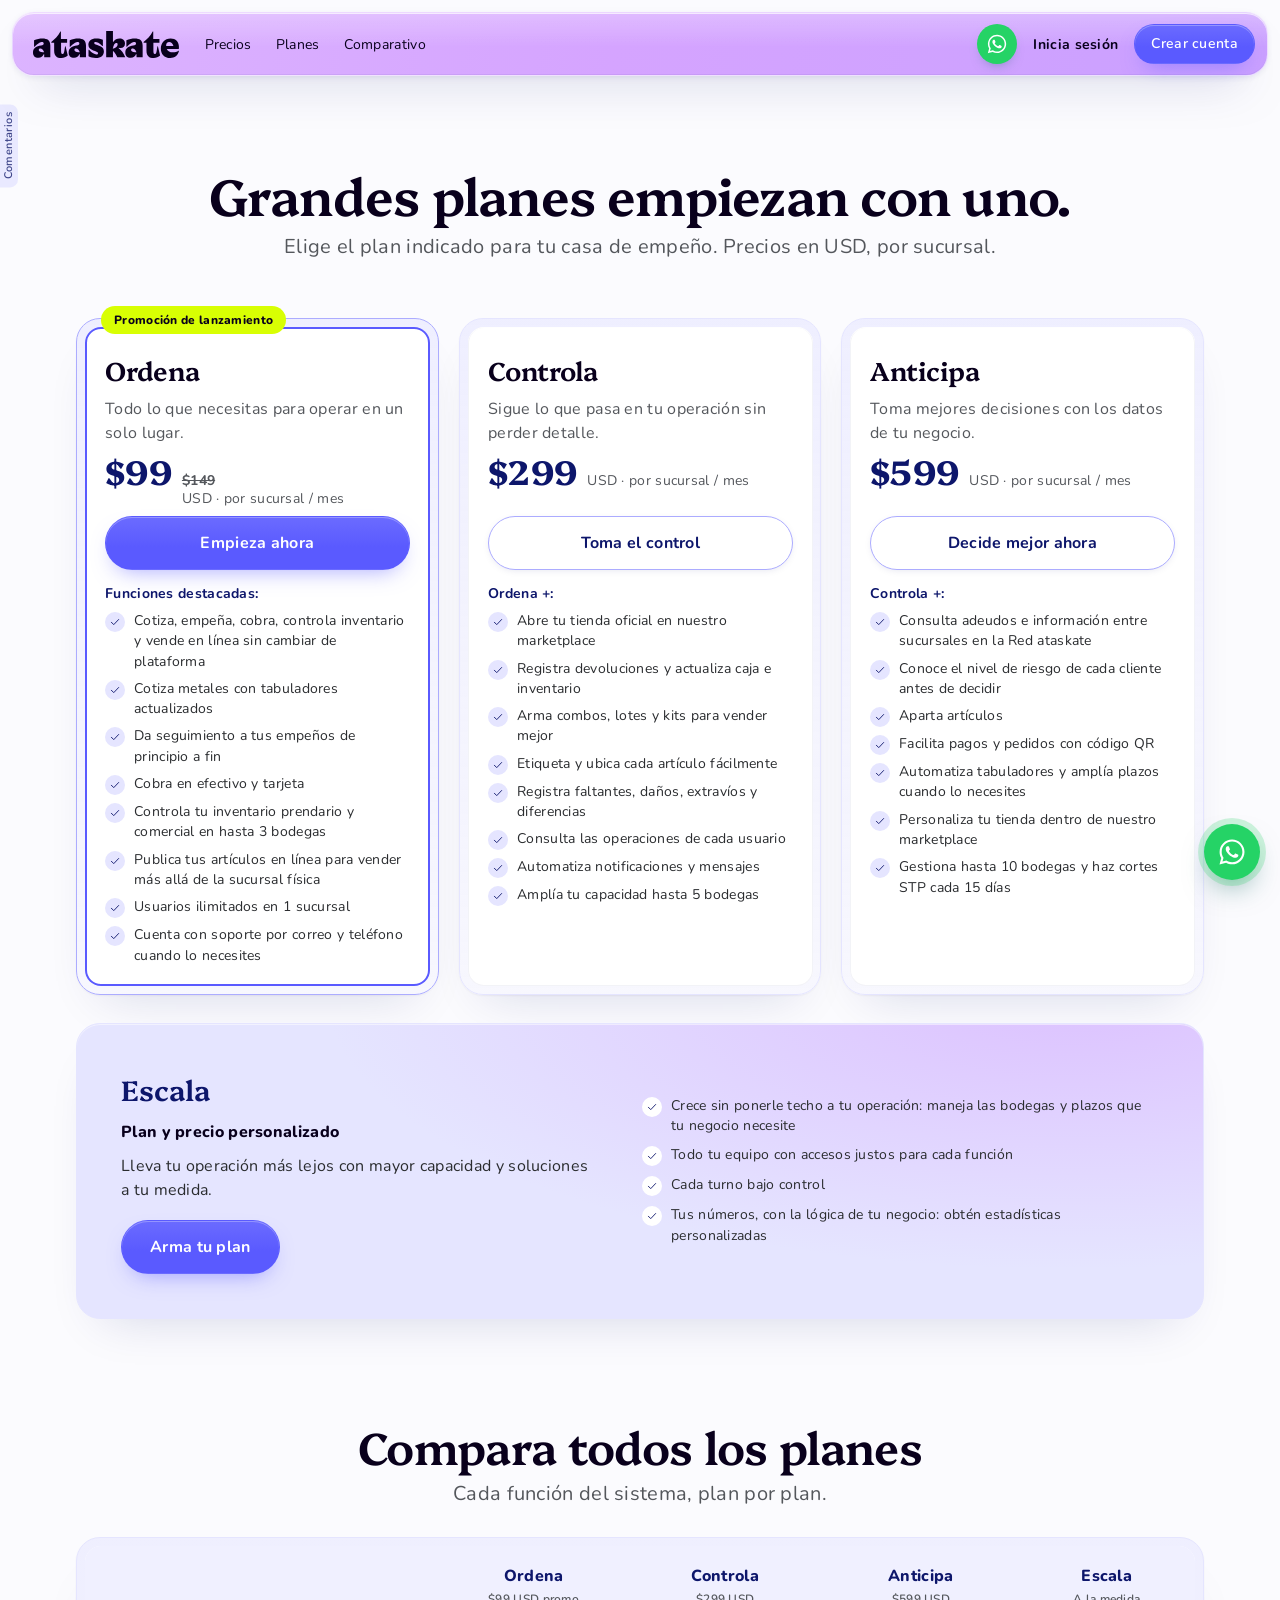
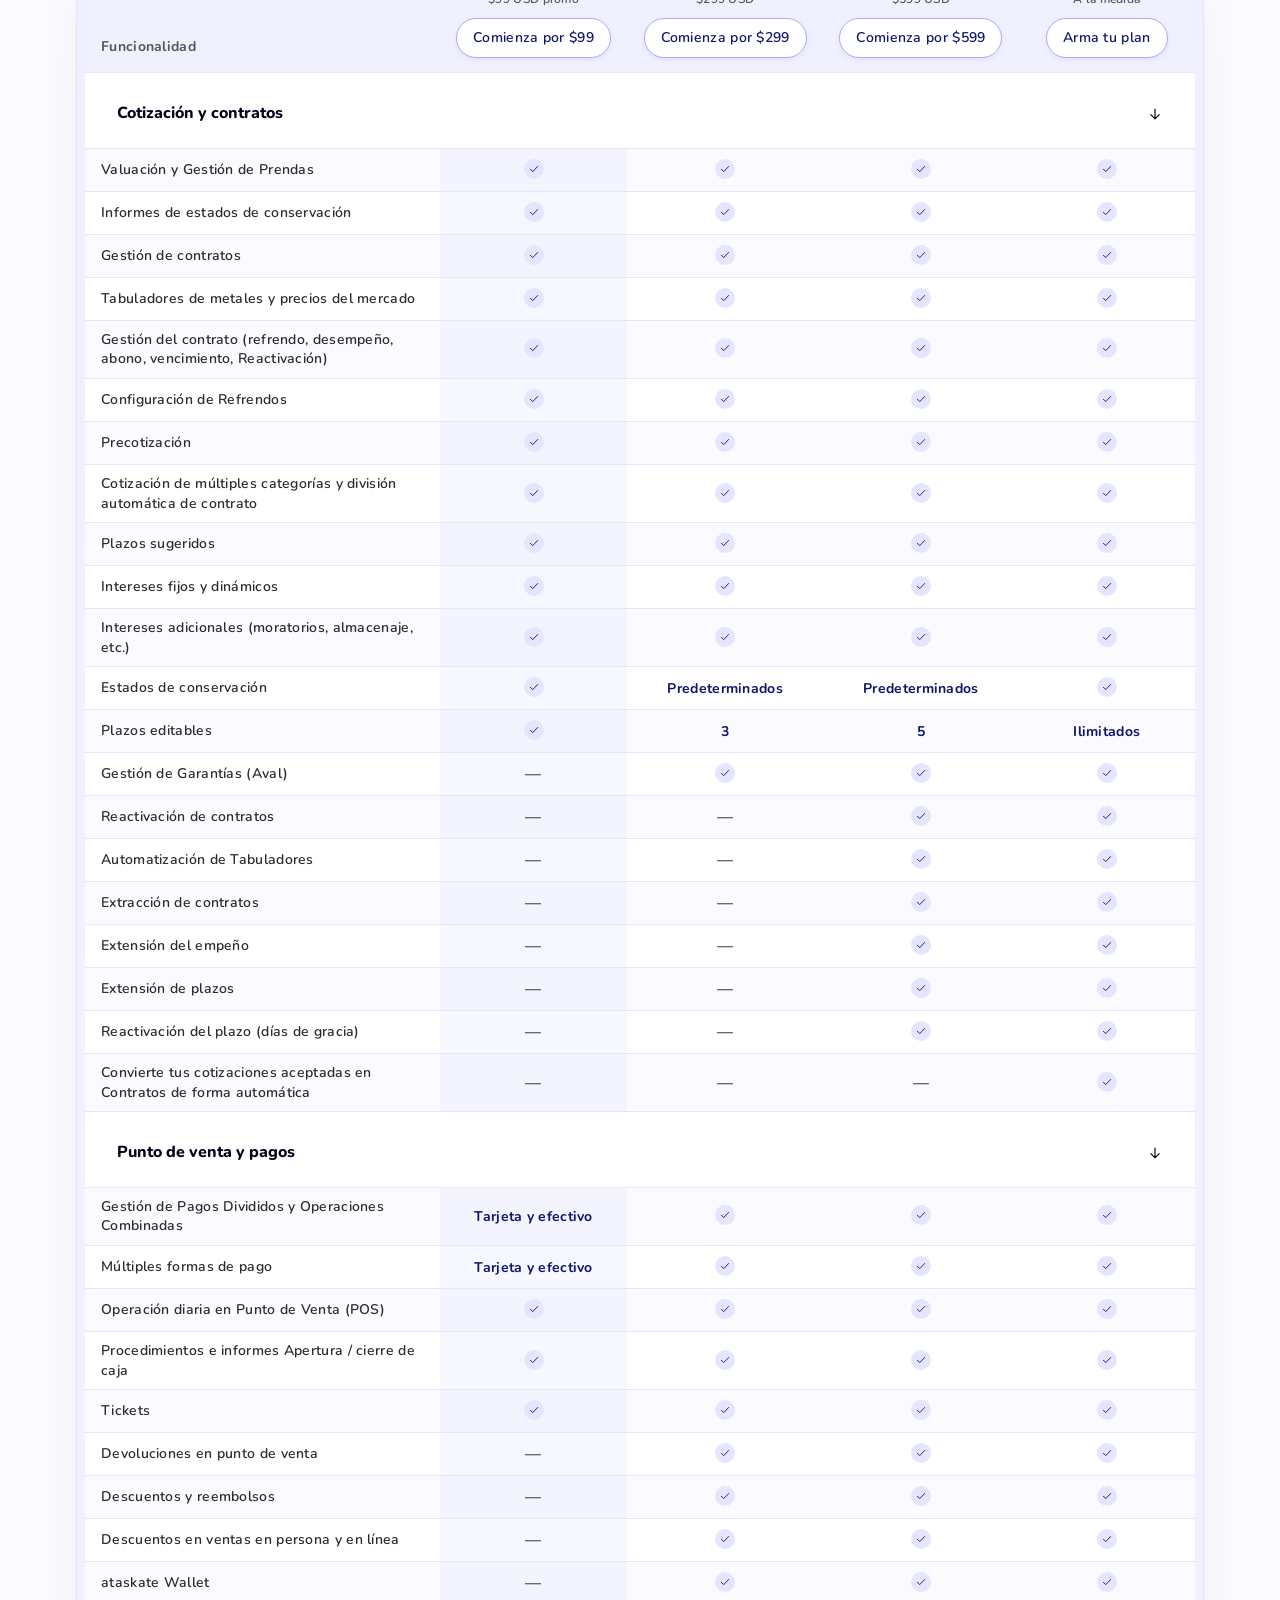
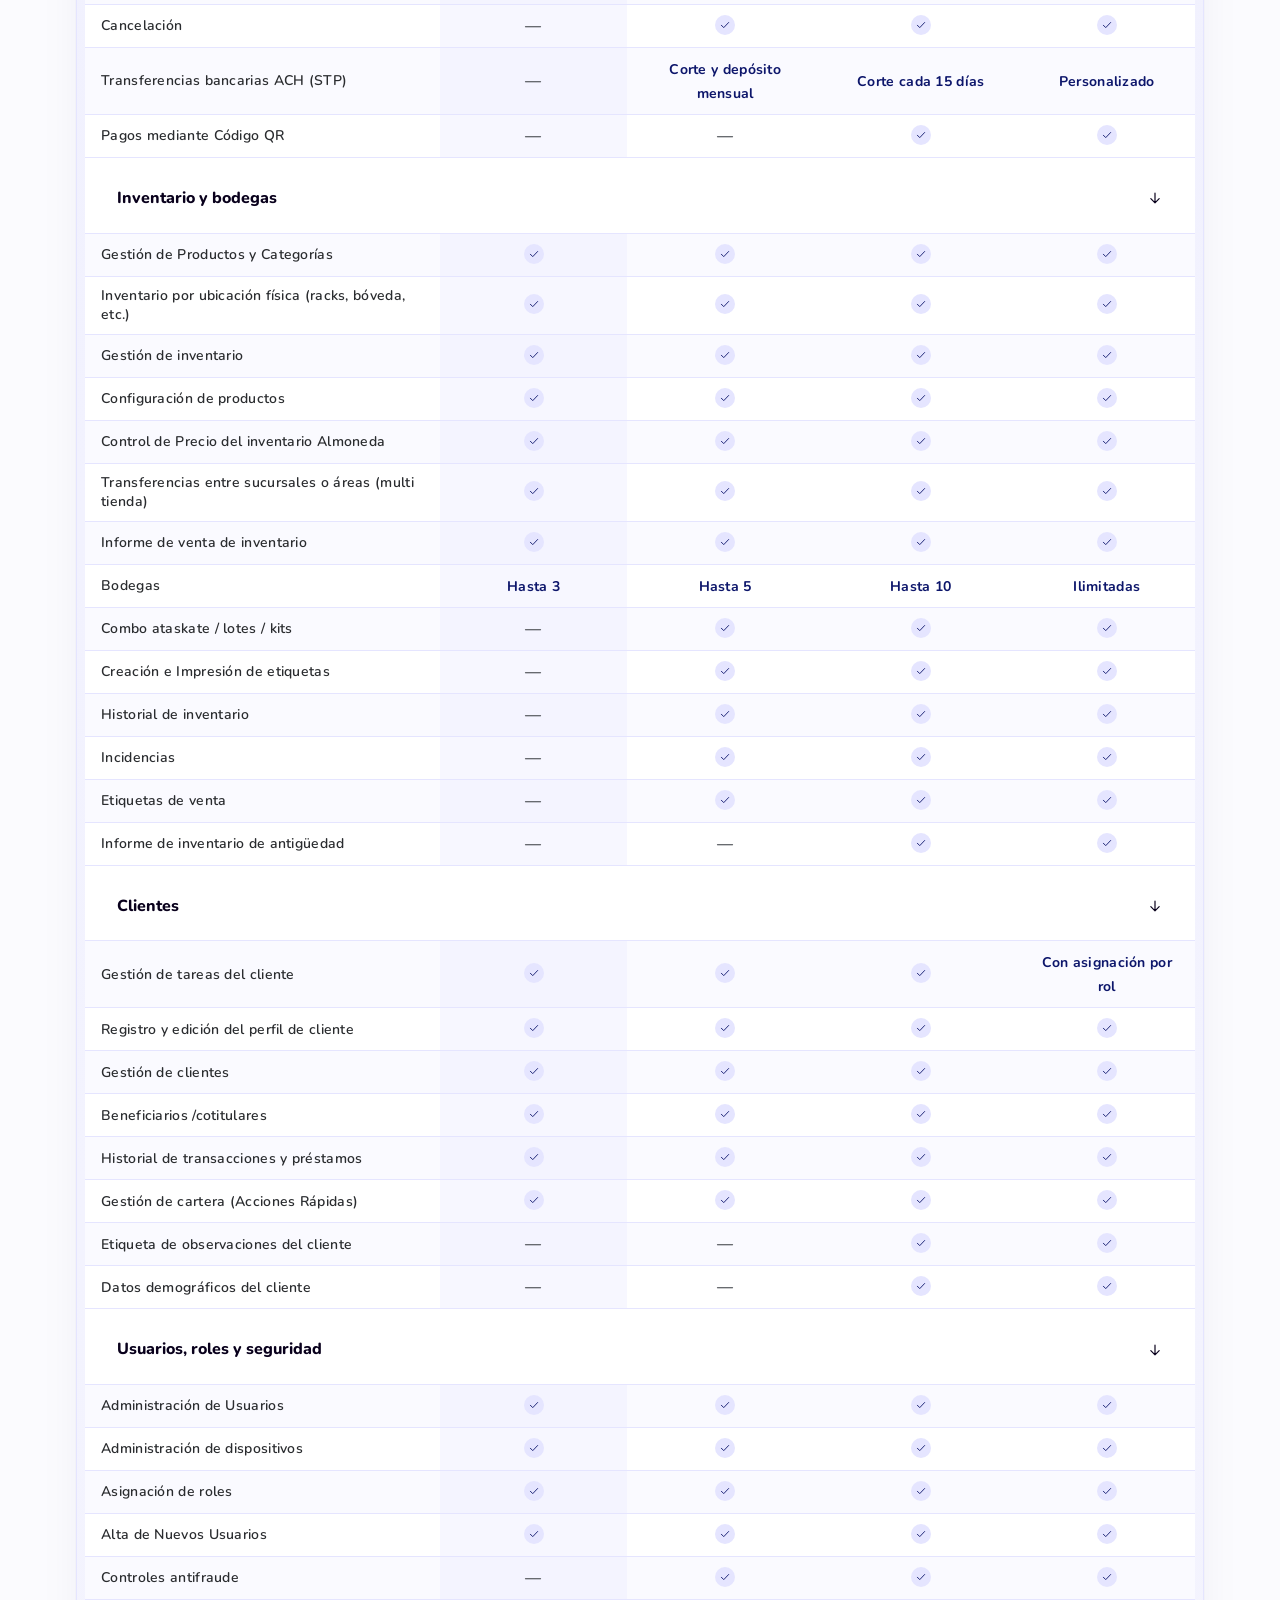
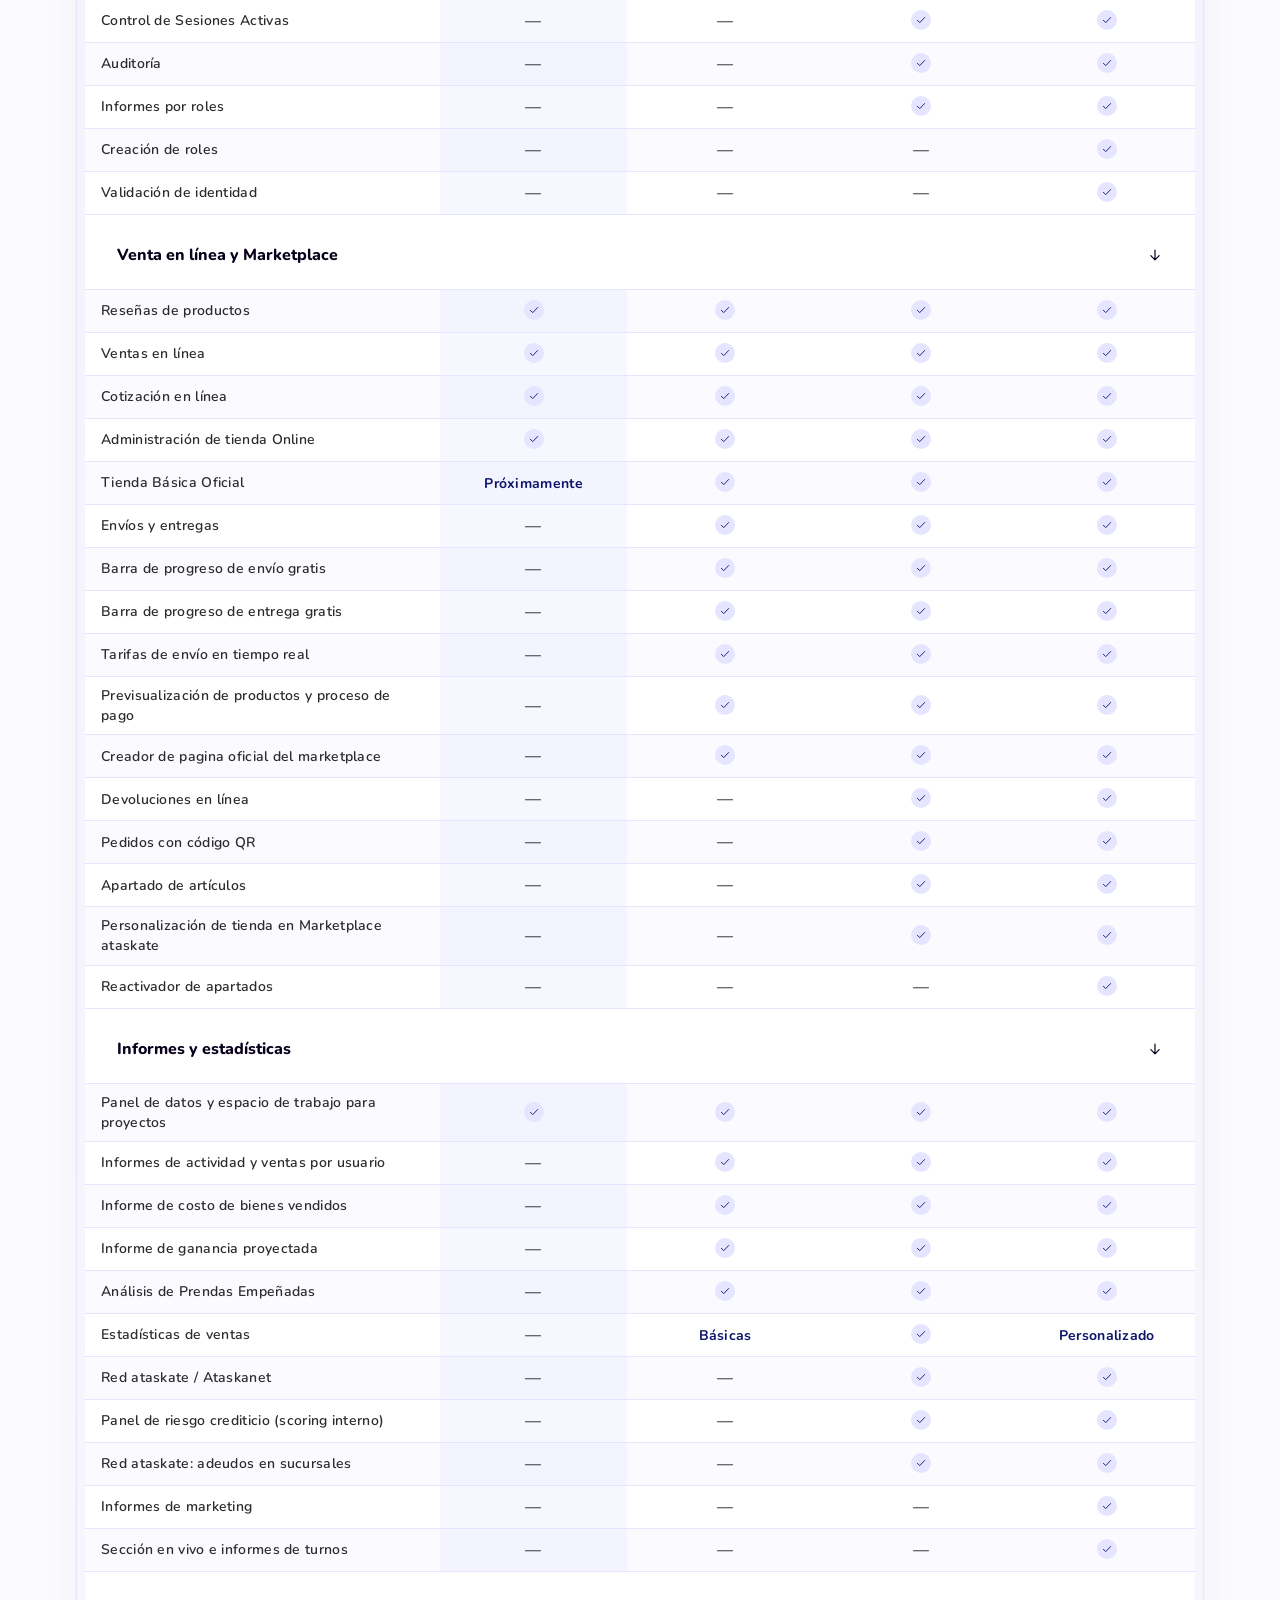
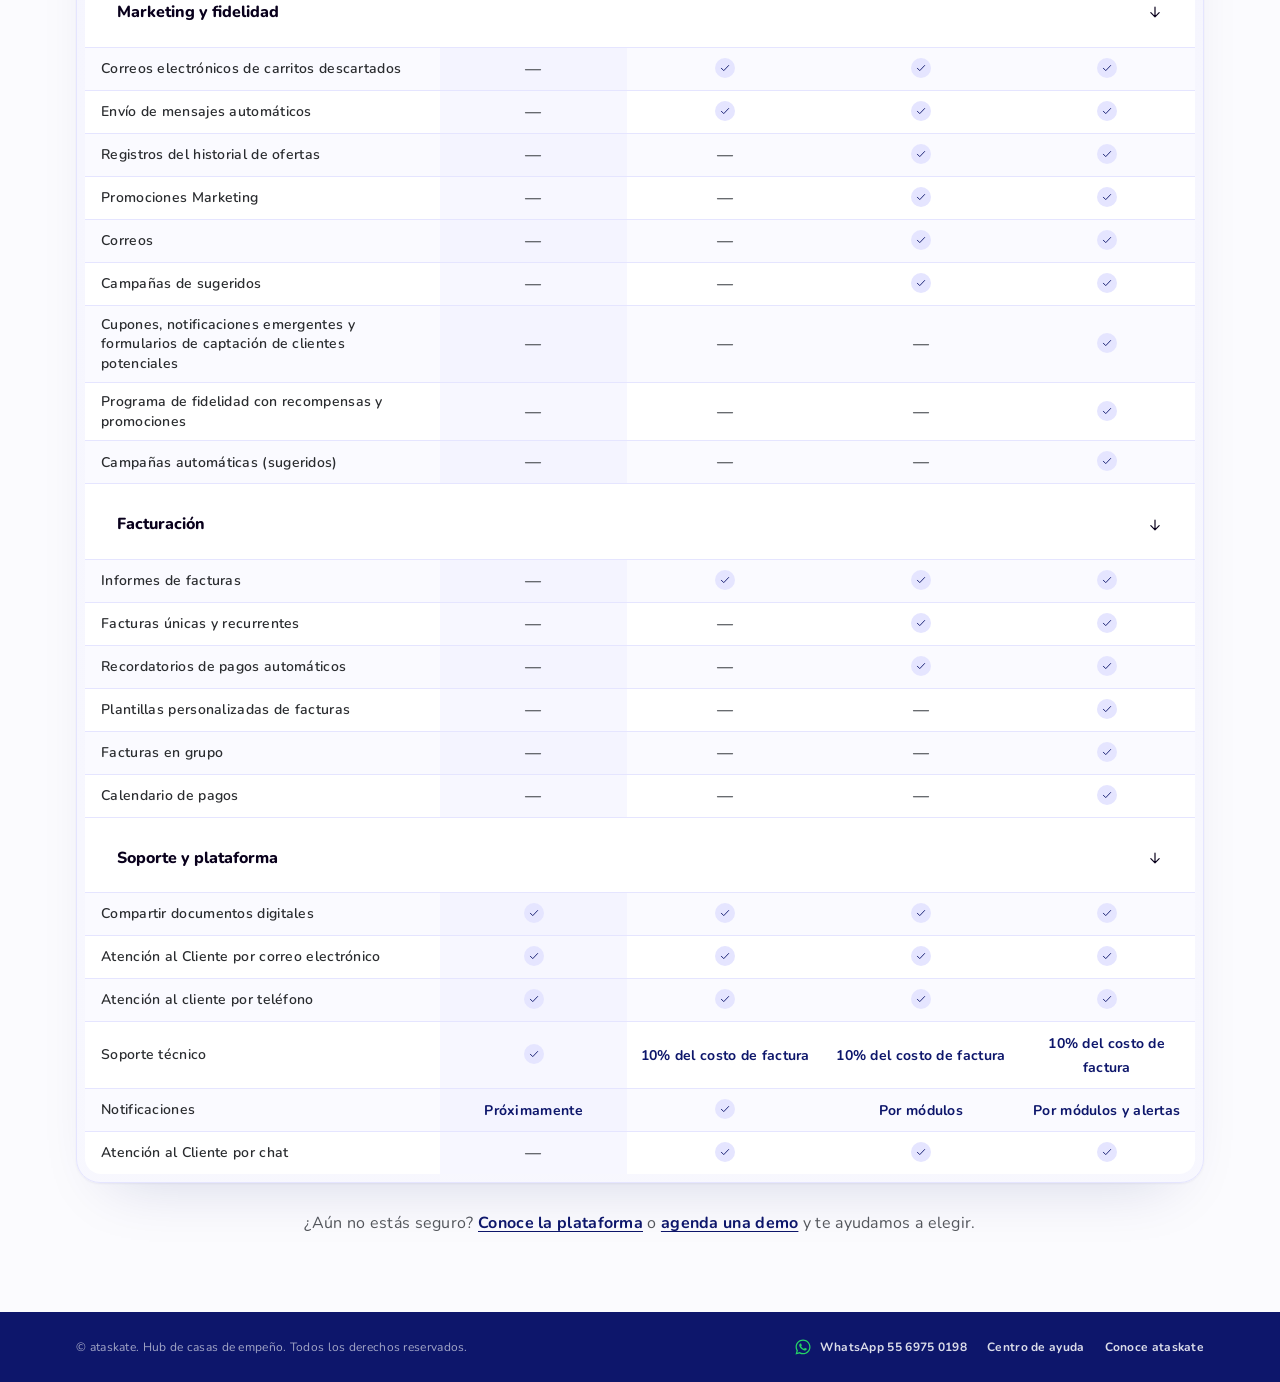
<file: precios-planes/index.html>
<!DOCTYPE html><html lang="es-MX"> <head><meta charset="UTF-8"><meta name="viewport" content="width=device-width, initial-scale=1"><title>Planes — ataskate</title><meta name="description" content="Planes y precios del software prendario de ataskate: Esencial, Estándar, Profesional y Enterprise. Por sucursal, sin módulos de más."><meta name="robots" content="index, follow, max-image-preview:large"><link rel="canonical" href="https://ataskate.com.mx/planes/"><link rel="icon" type="image/svg+xml" href="/brand/ataskate-mark.svg"><link rel="icon" href="/favicon.ico" sizes="48x48"><link rel="apple-touch-icon" href="/apple-touch-icon.png"><meta name="theme-color" content="#d5a4ff"><link rel="sitemap" type="application/xml" href="/sitemap.xml"><meta property="og:site_name" content="ataskate"><meta property="og:locale" content="es_MX"><meta property="og:type" content="website"><meta property="og:url" content="https://ataskate.com.mx/planes/"><meta property="og:title" content="Planes — ataskate"><meta property="og:description" content="Planes y precios del software prendario de ataskate: Esencial, Estándar, Profesional y Enterprise. Por sucursal, sin módulos de más."><meta property="og:image" content="https://ataskate.com.mx/brand/og.png"><meta property="og:image:width" content="1200"><meta property="og:image:height" content="630"><meta property="og:image:alt" content="ataskate — punto de venta y operación para casas de empeño"><meta name="twitter:card" content="summary_large_image"><link rel="preconnect" href="https://fonts.googleapis.com"><link rel="preconnect" href="https://fonts.gstatic.com" crossorigin><link href="https://fonts.googleapis.com/css2?family=Nunito:wght@400;600;700;800&family=Platypi:wght@600;700&display=swap" rel="stylesheet"><script>(function(){const id = "ypi6x94vpf";

    (function (c, l, a, r, i, t, y) {
      c[a] = c[a] || function () { (c[a].q = c[a].q || []).push(arguments); };
      t = l.createElement(r); t.async = 1; t.src = 'https://www.clarity.ms/tag/' + i;
      y = l.getElementsByTagName(r)[0]; y.parentNode.insertBefore(t, y);
    })(window, document, 'clarity', 'script', id);
  })();</script><link rel="stylesheet" href="/_astro/landing.C-TXDFZV.css">
<link rel="stylesheet" href="/_astro/precios-planes.Dz7-ih8H.css"><script type="module" src="/_astro/hoisted.DnocBgqn.js"></script></head> <body> <a class="skip" href="#main">Saltar al contenido</a>  <header class="mast" id="top" data-astro-cid-x7ys3b4p> <div class="mast__bar" data-astro-cid-x7ys3b4p> <a class="mast__brand" href="#top" aria-label="ataskate — inicio" data-astro-cid-x7ys3b4p> <img src="/brand/ataskate-ink.svg" alt="ataskate" width="335" height="62" data-astro-cid-x7ys3b4p> </a> <nav class="mast__nav" aria-label="Principal" data-astro-cid-x7ys3b4p> <a href="/" data-astro-cid-x7ys3b4p>Precios</a> <a href="/planes/" data-astro-cid-x7ys3b4p>Planes</a> <a href="/planes/#comparativo" data-astro-cid-x7ys3b4p>Comparativo</a> </nav> <a class="wa wa--mast mast__wa" data-wa="mast" href="https://wa.me/525569750198?text=Hola%2C%20quiero%20m%C3%A1s%20informaci%C3%B3n%20de%20ataskate." target="_blank" rel="noopener" aria-label="Escríbenos por WhatsApp (se abre en otra pestaña)" title="Escríbenos por WhatsApp" data-astro-cid-x7ys3b4p data-astro-cid-sbyz6brq><svg viewBox="0 0 24 24" width="22" height="22" fill="currentColor" aria-hidden="true" data-astro-cid-sbyz6brq><path d="M2 22L3.41254 16.8642C2.5409 15.3608 2.08289 13.6567 2.08373 11.9092C2.08624 6.44583 6.55329 2 12.0419 2C14.7053 2.00083 17.2056 3.03333 19.0862 4.90667C20.9659 6.78 22.0008 9.27 22 11.9183C21.9975 17.3825 17.5304 21.8283 12.0419 21.8283C10.3756 21.8275 8.73365 21.4117 7.27924 20.6217L2 22ZM7.52374 18.8275C8.92707 19.6567 10.2668 20.1533 12.0385 20.1542C16.6002 20.1542 20.3162 16.4592 20.3187 11.9167C20.3204 7.365 16.622 3.675 12.0452 3.67333C7.4802 3.67333 3.76673 7.36833 3.76505 11.91C3.76421 13.7642 4.31014 15.1525 5.22699 16.605L4.39052 19.645L7.52374 18.8275ZM17.0582 14.2742C16.9962 14.1708 16.8304 14.1092 16.5809 13.985C16.3322 13.8608 15.1089 13.2617 14.8803 13.1792C14.6526 13.0967 14.4868 13.055 14.3202 13.3033C14.1544 13.5508 13.6771 14.1092 13.5323 14.2742C13.3874 14.4392 13.2417 14.46 12.993 14.3358C12.7444 14.2117 11.9422 13.9508 10.9919 13.1067C10.2525 12.45 9.75266 11.6392 9.6078 11.3908C9.46295 11.1433 9.59273 11.0092 9.71665 10.8858C9.82885 10.775 9.96533 10.5967 10.0901 10.4517C10.2165 10.3083 10.2576 10.205 10.3413 10.0392C10.4242 9.87417 10.3832 9.72917 10.3204 9.605C10.2576 9.48167 9.76019 8.2625 9.55338 7.76667C9.35075 7.28417 9.14561 7.34917 8.99322 7.34167L8.51595 7.33333C8.35016 7.33333 8.08055 7.395 7.8528 7.64333C7.62505 7.89167 6.982 8.49 6.982 9.70917C6.982 10.9283 7.87373 12.1058 7.99765 12.2708C8.12241 12.4358 9.75182 14.9375 12.2478 16.01C12.8415 16.265 13.3054 16.4175 13.6662 16.5317C14.2624 16.72 14.805 16.6933 15.2337 16.63C15.7118 16.5592 16.7057 16.0308 16.9133 15.4525C17.121 14.8733 17.121 14.3775 17.0582 14.2742Z" data-astro-cid-sbyz6brq></path></svg></a>   <a class="mast__login" href="https://ataskate-pos.netlify.app/landing/#cta" data-astro-cid-x7ys3b4p>Inicia sesión</a> <a class="btn btn--primary btn--sm mast__cta" href="https://ataskate-pos.netlify.app/landing/#cta" data-astro-cid-x7ys3b4p>Crear cuenta</a> </div> </header> <main id="main" data-astro-cid-x7ys3b4p> <!-- ============ Los planes, estilo Shopify ============ --> <section class="section phead" id="planes" data-astro-cid-x7ys3b4p> <h1 class="eyebrow" data-astro-cid-x7ys3b4p>Grandes planes empiezan con uno.</h1> <p class="lede" data-astro-cid-x7ys3b4p>Elige el plan indicado para tu casa de empeño. Precios en USD, por sucursal.</p> </section> <section class="section pgrid" aria-label="Planes" data-astro-cid-x7ys3b4p> <article class="pcol pcol--hot" data-flip data-astro-cid-x7ys3b4p> <span class="pcol__badge" data-astro-cid-x7ys3b4p>Promoción de lanzamiento</span> <div class="pcol__inner" data-astro-cid-x7ys3b4p>  <div class="pcol__front" data-astro-cid-x7ys3b4p> <img src="/img/planes/negocio-esencial.webp" alt="" width="900" height="1200" loading="lazy" decoding="async" data-astro-cid-x7ys3b4p> <span class="pcol__fname" data-astro-cid-x7ys3b4p>Ordena</span> <span class="pcol__hint" aria-hidden="true" data-astro-cid-x7ys3b4p>Ver precio</span> </div>  <div class="pcol__back" data-astro-cid-x7ys3b4p> <h2 class="pcol__name" data-astro-cid-x7ys3b4p>Ordena</h2> <p class="pcol__desc" data-astro-cid-x7ys3b4p>Todo lo que necesitas para operar en un solo lugar.</p> <p class="pcol__price" data-astro-cid-x7ys3b4p> <b data-astro-cid-x7ys3b4p>$99</b> <span data-astro-cid-x7ys3b4p> <s data-astro-cid-x7ys3b4p>$149</s> <small data-astro-cid-x7ys3b4p>USD · por sucursal / mes</small> </span> </p> <a class="btn btn--primary btn--lg pcol__cta" href="https://ataskate-pos.netlify.app/landing/#cta" data-astro-cid-x7ys3b4p> Empieza ahora </a> <b class="pcol__lead" data-astro-cid-x7ys3b4p>Funciones destacadas:</b> <ul class="pcol__feats" data-astro-cid-x7ys3b4p> <li data-astro-cid-x7ys3b4p><span class="pcol__check" data-astro-cid-x7ys3b4p><svg width="12" height="12" viewBox="0 0 24 24" fill="none" stroke="currentColor" stroke-width="1.8" stroke-linecap="round" stroke-linejoin="round" aria-hidden="true" focusable="false" data-astro-cid-r2m5lo7l><path d="M4.75 12.5 9.5 17.25 19.25 7" /></svg> </span>Cotiza, empeña, cobra, controla inventario y vende en línea sin cambiar de plataforma</li><li data-astro-cid-x7ys3b4p><span class="pcol__check" data-astro-cid-x7ys3b4p><svg width="12" height="12" viewBox="0 0 24 24" fill="none" stroke="currentColor" stroke-width="1.8" stroke-linecap="round" stroke-linejoin="round" aria-hidden="true" focusable="false" data-astro-cid-r2m5lo7l><path d="M4.75 12.5 9.5 17.25 19.25 7" /></svg> </span>Cotiza metales con tabuladores actualizados</li><li data-astro-cid-x7ys3b4p><span class="pcol__check" data-astro-cid-x7ys3b4p><svg width="12" height="12" viewBox="0 0 24 24" fill="none" stroke="currentColor" stroke-width="1.8" stroke-linecap="round" stroke-linejoin="round" aria-hidden="true" focusable="false" data-astro-cid-r2m5lo7l><path d="M4.75 12.5 9.5 17.25 19.25 7" /></svg> </span>Da seguimiento a tus empeños de principio a fin</li><li data-astro-cid-x7ys3b4p><span class="pcol__check" data-astro-cid-x7ys3b4p><svg width="12" height="12" viewBox="0 0 24 24" fill="none" stroke="currentColor" stroke-width="1.8" stroke-linecap="round" stroke-linejoin="round" aria-hidden="true" focusable="false" data-astro-cid-r2m5lo7l><path d="M4.75 12.5 9.5 17.25 19.25 7" /></svg> </span>Cobra en efectivo y tarjeta</li><li data-astro-cid-x7ys3b4p><span class="pcol__check" data-astro-cid-x7ys3b4p><svg width="12" height="12" viewBox="0 0 24 24" fill="none" stroke="currentColor" stroke-width="1.8" stroke-linecap="round" stroke-linejoin="round" aria-hidden="true" focusable="false" data-astro-cid-r2m5lo7l><path d="M4.75 12.5 9.5 17.25 19.25 7" /></svg> </span>Controla tu inventario prendario y comercial en hasta 3 bodegas</li><li data-astro-cid-x7ys3b4p><span class="pcol__check" data-astro-cid-x7ys3b4p><svg width="12" height="12" viewBox="0 0 24 24" fill="none" stroke="currentColor" stroke-width="1.8" stroke-linecap="round" stroke-linejoin="round" aria-hidden="true" focusable="false" data-astro-cid-r2m5lo7l><path d="M4.75 12.5 9.5 17.25 19.25 7" /></svg> </span>Publica tus artículos en línea para vender más allá de la sucursal física</li><li data-astro-cid-x7ys3b4p><span class="pcol__check" data-astro-cid-x7ys3b4p><svg width="12" height="12" viewBox="0 0 24 24" fill="none" stroke="currentColor" stroke-width="1.8" stroke-linecap="round" stroke-linejoin="round" aria-hidden="true" focusable="false" data-astro-cid-r2m5lo7l><path d="M4.75 12.5 9.5 17.25 19.25 7" /></svg> </span>Usuarios ilimitados en 1 sucursal</li><li data-astro-cid-x7ys3b4p><span class="pcol__check" data-astro-cid-x7ys3b4p><svg width="12" height="12" viewBox="0 0 24 24" fill="none" stroke="currentColor" stroke-width="1.8" stroke-linecap="round" stroke-linejoin="round" aria-hidden="true" focusable="false" data-astro-cid-r2m5lo7l><path d="M4.75 12.5 9.5 17.25 19.25 7" /></svg> </span>Cuenta con soporte por correo y teléfono cuando lo necesites</li> </ul> </div> </div> </article><article class="pcol" data-flip data-astro-cid-x7ys3b4p>  <div class="pcol__inner" data-astro-cid-x7ys3b4p>  <div class="pcol__front" data-astro-cid-x7ys3b4p> <img src="/img/planes/negocio-estandar.webp" alt="" width="900" height="1200" loading="lazy" decoding="async" data-astro-cid-x7ys3b4p> <span class="pcol__fname" data-astro-cid-x7ys3b4p>Controla</span> <span class="pcol__hint" aria-hidden="true" data-astro-cid-x7ys3b4p>Ver precio</span> </div>  <div class="pcol__back" data-astro-cid-x7ys3b4p> <h2 class="pcol__name" data-astro-cid-x7ys3b4p>Controla</h2> <p class="pcol__desc" data-astro-cid-x7ys3b4p>Sigue lo que pasa en tu operación sin perder detalle.</p> <p class="pcol__price" data-astro-cid-x7ys3b4p> <b data-astro-cid-x7ys3b4p>$299</b> <span data-astro-cid-x7ys3b4p>  <small data-astro-cid-x7ys3b4p>USD · por sucursal / mes</small> </span> </p> <a class="btn btn--outline btn--lg pcol__cta" href="https://ataskate-pos.netlify.app/landing/#cta" data-astro-cid-x7ys3b4p> Toma el control </a> <b class="pcol__lead" data-astro-cid-x7ys3b4p>Ordena +:</b> <ul class="pcol__feats" data-astro-cid-x7ys3b4p> <li data-astro-cid-x7ys3b4p><span class="pcol__check" data-astro-cid-x7ys3b4p><svg width="12" height="12" viewBox="0 0 24 24" fill="none" stroke="currentColor" stroke-width="1.8" stroke-linecap="round" stroke-linejoin="round" aria-hidden="true" focusable="false" data-astro-cid-r2m5lo7l><path d="M4.75 12.5 9.5 17.25 19.25 7" /></svg> </span>Abre tu tienda oficial en nuestro marketplace</li><li data-astro-cid-x7ys3b4p><span class="pcol__check" data-astro-cid-x7ys3b4p><svg width="12" height="12" viewBox="0 0 24 24" fill="none" stroke="currentColor" stroke-width="1.8" stroke-linecap="round" stroke-linejoin="round" aria-hidden="true" focusable="false" data-astro-cid-r2m5lo7l><path d="M4.75 12.5 9.5 17.25 19.25 7" /></svg> </span>Registra devoluciones y actualiza caja e inventario</li><li data-astro-cid-x7ys3b4p><span class="pcol__check" data-astro-cid-x7ys3b4p><svg width="12" height="12" viewBox="0 0 24 24" fill="none" stroke="currentColor" stroke-width="1.8" stroke-linecap="round" stroke-linejoin="round" aria-hidden="true" focusable="false" data-astro-cid-r2m5lo7l><path d="M4.75 12.5 9.5 17.25 19.25 7" /></svg> </span>Arma combos, lotes y kits para vender mejor</li><li data-astro-cid-x7ys3b4p><span class="pcol__check" data-astro-cid-x7ys3b4p><svg width="12" height="12" viewBox="0 0 24 24" fill="none" stroke="currentColor" stroke-width="1.8" stroke-linecap="round" stroke-linejoin="round" aria-hidden="true" focusable="false" data-astro-cid-r2m5lo7l><path d="M4.75 12.5 9.5 17.25 19.25 7" /></svg> </span>Etiqueta y ubica cada artículo fácilmente</li><li data-astro-cid-x7ys3b4p><span class="pcol__check" data-astro-cid-x7ys3b4p><svg width="12" height="12" viewBox="0 0 24 24" fill="none" stroke="currentColor" stroke-width="1.8" stroke-linecap="round" stroke-linejoin="round" aria-hidden="true" focusable="false" data-astro-cid-r2m5lo7l><path d="M4.75 12.5 9.5 17.25 19.25 7" /></svg> </span>Registra faltantes, daños, extravíos y diferencias</li><li data-astro-cid-x7ys3b4p><span class="pcol__check" data-astro-cid-x7ys3b4p><svg width="12" height="12" viewBox="0 0 24 24" fill="none" stroke="currentColor" stroke-width="1.8" stroke-linecap="round" stroke-linejoin="round" aria-hidden="true" focusable="false" data-astro-cid-r2m5lo7l><path d="M4.75 12.5 9.5 17.25 19.25 7" /></svg> </span>Consulta las operaciones de cada usuario</li><li data-astro-cid-x7ys3b4p><span class="pcol__check" data-astro-cid-x7ys3b4p><svg width="12" height="12" viewBox="0 0 24 24" fill="none" stroke="currentColor" stroke-width="1.8" stroke-linecap="round" stroke-linejoin="round" aria-hidden="true" focusable="false" data-astro-cid-r2m5lo7l><path d="M4.75 12.5 9.5 17.25 19.25 7" /></svg> </span>Automatiza notificaciones y mensajes</li><li data-astro-cid-x7ys3b4p><span class="pcol__check" data-astro-cid-x7ys3b4p><svg width="12" height="12" viewBox="0 0 24 24" fill="none" stroke="currentColor" stroke-width="1.8" stroke-linecap="round" stroke-linejoin="round" aria-hidden="true" focusable="false" data-astro-cid-r2m5lo7l><path d="M4.75 12.5 9.5 17.25 19.25 7" /></svg> </span>Amplía tu capacidad hasta 5 bodegas</li> </ul> </div> </div> </article><article class="pcol" data-flip data-astro-cid-x7ys3b4p>  <div class="pcol__inner" data-astro-cid-x7ys3b4p>  <div class="pcol__front" data-astro-cid-x7ys3b4p> <img src="/img/planes/negocio-profesional.webp" alt="" width="900" height="1200" loading="lazy" decoding="async" data-astro-cid-x7ys3b4p> <span class="pcol__fname" data-astro-cid-x7ys3b4p>Anticipa</span> <span class="pcol__hint" aria-hidden="true" data-astro-cid-x7ys3b4p>Ver precio</span> </div>  <div class="pcol__back" data-astro-cid-x7ys3b4p> <h2 class="pcol__name" data-astro-cid-x7ys3b4p>Anticipa</h2> <p class="pcol__desc" data-astro-cid-x7ys3b4p>Toma mejores decisiones con los datos de tu negocio.</p> <p class="pcol__price" data-astro-cid-x7ys3b4p> <b data-astro-cid-x7ys3b4p>$599</b> <span data-astro-cid-x7ys3b4p>  <small data-astro-cid-x7ys3b4p>USD · por sucursal / mes</small> </span> </p> <a class="btn btn--outline btn--lg pcol__cta" href="https://ataskate-pos.netlify.app/landing/#cta" data-astro-cid-x7ys3b4p> Decide mejor ahora </a> <b class="pcol__lead" data-astro-cid-x7ys3b4p>Controla +:</b> <ul class="pcol__feats" data-astro-cid-x7ys3b4p> <li data-astro-cid-x7ys3b4p><span class="pcol__check" data-astro-cid-x7ys3b4p><svg width="12" height="12" viewBox="0 0 24 24" fill="none" stroke="currentColor" stroke-width="1.8" stroke-linecap="round" stroke-linejoin="round" aria-hidden="true" focusable="false" data-astro-cid-r2m5lo7l><path d="M4.75 12.5 9.5 17.25 19.25 7" /></svg> </span>Consulta adeudos e información entre sucursales en la Red ataskate</li><li data-astro-cid-x7ys3b4p><span class="pcol__check" data-astro-cid-x7ys3b4p><svg width="12" height="12" viewBox="0 0 24 24" fill="none" stroke="currentColor" stroke-width="1.8" stroke-linecap="round" stroke-linejoin="round" aria-hidden="true" focusable="false" data-astro-cid-r2m5lo7l><path d="M4.75 12.5 9.5 17.25 19.25 7" /></svg> </span>Conoce el nivel de riesgo de cada cliente antes de decidir</li><li data-astro-cid-x7ys3b4p><span class="pcol__check" data-astro-cid-x7ys3b4p><svg width="12" height="12" viewBox="0 0 24 24" fill="none" stroke="currentColor" stroke-width="1.8" stroke-linecap="round" stroke-linejoin="round" aria-hidden="true" focusable="false" data-astro-cid-r2m5lo7l><path d="M4.75 12.5 9.5 17.25 19.25 7" /></svg> </span>Aparta artículos</li><li data-astro-cid-x7ys3b4p><span class="pcol__check" data-astro-cid-x7ys3b4p><svg width="12" height="12" viewBox="0 0 24 24" fill="none" stroke="currentColor" stroke-width="1.8" stroke-linecap="round" stroke-linejoin="round" aria-hidden="true" focusable="false" data-astro-cid-r2m5lo7l><path d="M4.75 12.5 9.5 17.25 19.25 7" /></svg> </span>Facilita pagos y pedidos con código QR</li><li data-astro-cid-x7ys3b4p><span class="pcol__check" data-astro-cid-x7ys3b4p><svg width="12" height="12" viewBox="0 0 24 24" fill="none" stroke="currentColor" stroke-width="1.8" stroke-linecap="round" stroke-linejoin="round" aria-hidden="true" focusable="false" data-astro-cid-r2m5lo7l><path d="M4.75 12.5 9.5 17.25 19.25 7" /></svg> </span>Automatiza tabuladores y amplía plazos cuando lo necesites</li><li data-astro-cid-x7ys3b4p><span class="pcol__check" data-astro-cid-x7ys3b4p><svg width="12" height="12" viewBox="0 0 24 24" fill="none" stroke="currentColor" stroke-width="1.8" stroke-linecap="round" stroke-linejoin="round" aria-hidden="true" focusable="false" data-astro-cid-r2m5lo7l><path d="M4.75 12.5 9.5 17.25 19.25 7" /></svg> </span>Personaliza tu tienda dentro de nuestro marketplace</li><li data-astro-cid-x7ys3b4p><span class="pcol__check" data-astro-cid-x7ys3b4p><svg width="12" height="12" viewBox="0 0 24 24" fill="none" stroke="currentColor" stroke-width="1.8" stroke-linecap="round" stroke-linejoin="round" aria-hidden="true" focusable="false" data-astro-cid-r2m5lo7l><path d="M4.75 12.5 9.5 17.25 19.25 7" /></svg> </span>Gestiona hasta 10 bodegas y haz cortes STP cada 15 días</li> </ul> </div> </div> </article> </section> <section class="section ent" aria-label="Enterprise" data-astro-cid-x7ys3b4p> <div class="ent__copy" data-astro-cid-x7ys3b4p> <h3 class="ent__name" data-astro-cid-x7ys3b4p>Escala</h3> <p class="ent__price" data-astro-cid-x7ys3b4p>Plan y precio personalizado</p> <p class="ent__desc" data-astro-cid-x7ys3b4p>Lleva tu operación más lejos con mayor capacidad y soluciones a tu medida.</p> <a class="btn btn--primary btn--lg" href="mailto:ventas@ataskate.com?subject=Plan%20Escala" data-astro-cid-x7ys3b4p>
Arma tu plan
</a> </div> <ul class="ent__feats" data-astro-cid-x7ys3b4p> <li data-astro-cid-x7ys3b4p><span class="pcol__check" data-astro-cid-x7ys3b4p><svg width="12" height="12" viewBox="0 0 24 24" fill="none" stroke="currentColor" stroke-width="1.8" stroke-linecap="round" stroke-linejoin="round" aria-hidden="true" focusable="false" data-astro-cid-r2m5lo7l><path d="M4.75 12.5 9.5 17.25 19.25 7" /></svg> </span>Crece sin ponerle techo a tu operación: maneja las bodegas y plazos que tu negocio necesite</li><li data-astro-cid-x7ys3b4p><span class="pcol__check" data-astro-cid-x7ys3b4p><svg width="12" height="12" viewBox="0 0 24 24" fill="none" stroke="currentColor" stroke-width="1.8" stroke-linecap="round" stroke-linejoin="round" aria-hidden="true" focusable="false" data-astro-cid-r2m5lo7l><path d="M4.75 12.5 9.5 17.25 19.25 7" /></svg> </span>Todo tu equipo con accesos justos para cada función</li><li data-astro-cid-x7ys3b4p><span class="pcol__check" data-astro-cid-x7ys3b4p><svg width="12" height="12" viewBox="0 0 24 24" fill="none" stroke="currentColor" stroke-width="1.8" stroke-linecap="round" stroke-linejoin="round" aria-hidden="true" focusable="false" data-astro-cid-r2m5lo7l><path d="M4.75 12.5 9.5 17.25 19.25 7" /></svg> </span>Cada turno bajo control</li><li data-astro-cid-x7ys3b4p><span class="pcol__check" data-astro-cid-x7ys3b4p><svg width="12" height="12" viewBox="0 0 24 24" fill="none" stroke="currentColor" stroke-width="1.8" stroke-linecap="round" stroke-linejoin="round" aria-hidden="true" focusable="false" data-astro-cid-r2m5lo7l><path d="M4.75 12.5 9.5 17.25 19.25 7" /></svg> </span>Tus números, con la lógica de tu negocio: obtén estadísticas personalizadas</li> </ul> </section> <!-- ============ Comparativo completo (todo el Excel) ============ --> <section class="section cmpwrap" id="comparativo" aria-label="Comparativo completo de planes" data-astro-cid-x7ys3b4p> <h2 class="cmp__title" data-astro-cid-x7ys3b4p>Compara todos los planes</h2> <p class="lede" data-astro-cid-x7ys3b4p>Cada función del sistema, plan por plan.</p> <div class="cmp__shell" data-astro-cid-x7ys3b4p> <div class="cmp__scroll" data-astro-cid-x7ys3b4p> <table class="cmp" data-astro-cid-x7ys3b4p> <thead data-astro-cid-x7ys3b4p> <tr data-astro-cid-x7ys3b4p> <th scope="col" data-astro-cid-x7ys3b4p><span class="cmp__fhead" data-astro-cid-x7ys3b4p>Funcionalidad</span></th> <th scope="col" data-astro-cid-x7ys3b4p><b data-astro-cid-x7ys3b4p>Ordena</b><small data-astro-cid-x7ys3b4p>$99 USD promo</small><a class="btn btn--outline btn--sm cmp__cta" href="https://ataskate-pos.netlify.app/landing/#cta" data-astro-cid-x7ys3b4p>Comienza por $99</a></th> <th scope="col" data-astro-cid-x7ys3b4p><b data-astro-cid-x7ys3b4p>Controla</b><small data-astro-cid-x7ys3b4p>$299 USD</small><a class="btn btn--outline btn--sm cmp__cta" href="https://ataskate-pos.netlify.app/landing/#cta" data-astro-cid-x7ys3b4p>Comienza por $299</a></th> <th scope="col" data-astro-cid-x7ys3b4p><b data-astro-cid-x7ys3b4p>Anticipa</b><small data-astro-cid-x7ys3b4p>$599 USD</small><a class="btn btn--outline btn--sm cmp__cta" href="https://ataskate-pos.netlify.app/landing/#cta" data-astro-cid-x7ys3b4p>Comienza por $599</a></th> <th scope="col" data-astro-cid-x7ys3b4p><b data-astro-cid-x7ys3b4p>Escala</b><small data-astro-cid-x7ys3b4p>A la medida</small><a class="btn btn--outline btn--sm cmp__cta" href="mailto:ventas@ataskate.com?subject=Plan%20Escala" data-astro-cid-x7ys3b4p>Arma tu plan</a></th> </tr> </thead> <tbody class="cmp__sec" data-astro-cid-x7ys3b4p> <tr class="cmp__cat" data-astro-cid-x7ys3b4p> <th colspan="5" scope="colgroup" data-astro-cid-x7ys3b4p> <button type="button" data-cat aria-expanded="true" data-astro-cid-x7ys3b4p> Cotización y contratos <svg class="cmp__chev" width="16" height="16" viewBox="0 0 24 24" fill="none" stroke="currentColor" stroke-width="1.8" stroke-linecap="round" stroke-linejoin="round" aria-hidden="true" focusable="false" data-astro-cid-r2m5lo7l><path d="M12 4.75v14.5M5.75 13l6.25 6.25L18.25 13" /></svg>  </button> </th> </tr> <tr data-astro-cid-x7ys3b4p> <th scope="row" data-astro-cid-x7ys3b4p>Valuación y Gestión de Prendas</th> <td data-astro-cid-x7ys3b4p> <span class="cmp__check" data-astro-cid-x7ys3b4p><svg width="12" height="12" viewBox="0 0 24 24" fill="none" stroke="currentColor" stroke-width="1.8" stroke-linecap="round" stroke-linejoin="round" aria-hidden="true" focusable="false" data-astro-cid-r2m5lo7l><path d="M4.75 12.5 9.5 17.25 19.25 7" /></svg> </span> </td><td data-astro-cid-x7ys3b4p> <span class="cmp__check" data-astro-cid-x7ys3b4p><svg width="12" height="12" viewBox="0 0 24 24" fill="none" stroke="currentColor" stroke-width="1.8" stroke-linecap="round" stroke-linejoin="round" aria-hidden="true" focusable="false" data-astro-cid-r2m5lo7l><path d="M4.75 12.5 9.5 17.25 19.25 7" /></svg> </span> </td><td data-astro-cid-x7ys3b4p> <span class="cmp__check" data-astro-cid-x7ys3b4p><svg width="12" height="12" viewBox="0 0 24 24" fill="none" stroke="currentColor" stroke-width="1.8" stroke-linecap="round" stroke-linejoin="round" aria-hidden="true" focusable="false" data-astro-cid-r2m5lo7l><path d="M4.75 12.5 9.5 17.25 19.25 7" /></svg> </span> </td><td data-astro-cid-x7ys3b4p> <span class="cmp__check" data-astro-cid-x7ys3b4p><svg width="12" height="12" viewBox="0 0 24 24" fill="none" stroke="currentColor" stroke-width="1.8" stroke-linecap="round" stroke-linejoin="round" aria-hidden="true" focusable="false" data-astro-cid-r2m5lo7l><path d="M4.75 12.5 9.5 17.25 19.25 7" /></svg> </span> </td> </tr><tr data-astro-cid-x7ys3b4p> <th scope="row" data-astro-cid-x7ys3b4p>Informes de estados de conservación</th> <td data-astro-cid-x7ys3b4p> <span class="cmp__check" data-astro-cid-x7ys3b4p><svg width="12" height="12" viewBox="0 0 24 24" fill="none" stroke="currentColor" stroke-width="1.8" stroke-linecap="round" stroke-linejoin="round" aria-hidden="true" focusable="false" data-astro-cid-r2m5lo7l><path d="M4.75 12.5 9.5 17.25 19.25 7" /></svg> </span> </td><td data-astro-cid-x7ys3b4p> <span class="cmp__check" data-astro-cid-x7ys3b4p><svg width="12" height="12" viewBox="0 0 24 24" fill="none" stroke="currentColor" stroke-width="1.8" stroke-linecap="round" stroke-linejoin="round" aria-hidden="true" focusable="false" data-astro-cid-r2m5lo7l><path d="M4.75 12.5 9.5 17.25 19.25 7" /></svg> </span> </td><td data-astro-cid-x7ys3b4p> <span class="cmp__check" data-astro-cid-x7ys3b4p><svg width="12" height="12" viewBox="0 0 24 24" fill="none" stroke="currentColor" stroke-width="1.8" stroke-linecap="round" stroke-linejoin="round" aria-hidden="true" focusable="false" data-astro-cid-r2m5lo7l><path d="M4.75 12.5 9.5 17.25 19.25 7" /></svg> </span> </td><td data-astro-cid-x7ys3b4p> <span class="cmp__check" data-astro-cid-x7ys3b4p><svg width="12" height="12" viewBox="0 0 24 24" fill="none" stroke="currentColor" stroke-width="1.8" stroke-linecap="round" stroke-linejoin="round" aria-hidden="true" focusable="false" data-astro-cid-r2m5lo7l><path d="M4.75 12.5 9.5 17.25 19.25 7" /></svg> </span> </td> </tr><tr data-astro-cid-x7ys3b4p> <th scope="row" data-astro-cid-x7ys3b4p>Gestión de contratos</th> <td data-astro-cid-x7ys3b4p> <span class="cmp__check" data-astro-cid-x7ys3b4p><svg width="12" height="12" viewBox="0 0 24 24" fill="none" stroke="currentColor" stroke-width="1.8" stroke-linecap="round" stroke-linejoin="round" aria-hidden="true" focusable="false" data-astro-cid-r2m5lo7l><path d="M4.75 12.5 9.5 17.25 19.25 7" /></svg> </span> </td><td data-astro-cid-x7ys3b4p> <span class="cmp__check" data-astro-cid-x7ys3b4p><svg width="12" height="12" viewBox="0 0 24 24" fill="none" stroke="currentColor" stroke-width="1.8" stroke-linecap="round" stroke-linejoin="round" aria-hidden="true" focusable="false" data-astro-cid-r2m5lo7l><path d="M4.75 12.5 9.5 17.25 19.25 7" /></svg> </span> </td><td data-astro-cid-x7ys3b4p> <span class="cmp__check" data-astro-cid-x7ys3b4p><svg width="12" height="12" viewBox="0 0 24 24" fill="none" stroke="currentColor" stroke-width="1.8" stroke-linecap="round" stroke-linejoin="round" aria-hidden="true" focusable="false" data-astro-cid-r2m5lo7l><path d="M4.75 12.5 9.5 17.25 19.25 7" /></svg> </span> </td><td data-astro-cid-x7ys3b4p> <span class="cmp__check" data-astro-cid-x7ys3b4p><svg width="12" height="12" viewBox="0 0 24 24" fill="none" stroke="currentColor" stroke-width="1.8" stroke-linecap="round" stroke-linejoin="round" aria-hidden="true" focusable="false" data-astro-cid-r2m5lo7l><path d="M4.75 12.5 9.5 17.25 19.25 7" /></svg> </span> </td> </tr><tr data-astro-cid-x7ys3b4p> <th scope="row" data-astro-cid-x7ys3b4p>Tabuladores de metales y precios del mercado</th> <td data-astro-cid-x7ys3b4p> <span class="cmp__check" data-astro-cid-x7ys3b4p><svg width="12" height="12" viewBox="0 0 24 24" fill="none" stroke="currentColor" stroke-width="1.8" stroke-linecap="round" stroke-linejoin="round" aria-hidden="true" focusable="false" data-astro-cid-r2m5lo7l><path d="M4.75 12.5 9.5 17.25 19.25 7" /></svg> </span> </td><td data-astro-cid-x7ys3b4p> <span class="cmp__check" data-astro-cid-x7ys3b4p><svg width="12" height="12" viewBox="0 0 24 24" fill="none" stroke="currentColor" stroke-width="1.8" stroke-linecap="round" stroke-linejoin="round" aria-hidden="true" focusable="false" data-astro-cid-r2m5lo7l><path d="M4.75 12.5 9.5 17.25 19.25 7" /></svg> </span> </td><td data-astro-cid-x7ys3b4p> <span class="cmp__check" data-astro-cid-x7ys3b4p><svg width="12" height="12" viewBox="0 0 24 24" fill="none" stroke="currentColor" stroke-width="1.8" stroke-linecap="round" stroke-linejoin="round" aria-hidden="true" focusable="false" data-astro-cid-r2m5lo7l><path d="M4.75 12.5 9.5 17.25 19.25 7" /></svg> </span> </td><td data-astro-cid-x7ys3b4p> <span class="cmp__check" data-astro-cid-x7ys3b4p><svg width="12" height="12" viewBox="0 0 24 24" fill="none" stroke="currentColor" stroke-width="1.8" stroke-linecap="round" stroke-linejoin="round" aria-hidden="true" focusable="false" data-astro-cid-r2m5lo7l><path d="M4.75 12.5 9.5 17.25 19.25 7" /></svg> </span> </td> </tr><tr data-astro-cid-x7ys3b4p> <th scope="row" data-astro-cid-x7ys3b4p>Gestión del contrato (refrendo, desempeño, abono, vencimiento, Reactivación)</th> <td data-astro-cid-x7ys3b4p> <span class="cmp__check" data-astro-cid-x7ys3b4p><svg width="12" height="12" viewBox="0 0 24 24" fill="none" stroke="currentColor" stroke-width="1.8" stroke-linecap="round" stroke-linejoin="round" aria-hidden="true" focusable="false" data-astro-cid-r2m5lo7l><path d="M4.75 12.5 9.5 17.25 19.25 7" /></svg> </span> </td><td data-astro-cid-x7ys3b4p> <span class="cmp__check" data-astro-cid-x7ys3b4p><svg width="12" height="12" viewBox="0 0 24 24" fill="none" stroke="currentColor" stroke-width="1.8" stroke-linecap="round" stroke-linejoin="round" aria-hidden="true" focusable="false" data-astro-cid-r2m5lo7l><path d="M4.75 12.5 9.5 17.25 19.25 7" /></svg> </span> </td><td data-astro-cid-x7ys3b4p> <span class="cmp__check" data-astro-cid-x7ys3b4p><svg width="12" height="12" viewBox="0 0 24 24" fill="none" stroke="currentColor" stroke-width="1.8" stroke-linecap="round" stroke-linejoin="round" aria-hidden="true" focusable="false" data-astro-cid-r2m5lo7l><path d="M4.75 12.5 9.5 17.25 19.25 7" /></svg> </span> </td><td data-astro-cid-x7ys3b4p> <span class="cmp__check" data-astro-cid-x7ys3b4p><svg width="12" height="12" viewBox="0 0 24 24" fill="none" stroke="currentColor" stroke-width="1.8" stroke-linecap="round" stroke-linejoin="round" aria-hidden="true" focusable="false" data-astro-cid-r2m5lo7l><path d="M4.75 12.5 9.5 17.25 19.25 7" /></svg> </span> </td> </tr><tr data-astro-cid-x7ys3b4p> <th scope="row" data-astro-cid-x7ys3b4p>Configuración de Refrendos</th> <td data-astro-cid-x7ys3b4p> <span class="cmp__check" data-astro-cid-x7ys3b4p><svg width="12" height="12" viewBox="0 0 24 24" fill="none" stroke="currentColor" stroke-width="1.8" stroke-linecap="round" stroke-linejoin="round" aria-hidden="true" focusable="false" data-astro-cid-r2m5lo7l><path d="M4.75 12.5 9.5 17.25 19.25 7" /></svg> </span> </td><td data-astro-cid-x7ys3b4p> <span class="cmp__check" data-astro-cid-x7ys3b4p><svg width="12" height="12" viewBox="0 0 24 24" fill="none" stroke="currentColor" stroke-width="1.8" stroke-linecap="round" stroke-linejoin="round" aria-hidden="true" focusable="false" data-astro-cid-r2m5lo7l><path d="M4.75 12.5 9.5 17.25 19.25 7" /></svg> </span> </td><td data-astro-cid-x7ys3b4p> <span class="cmp__check" data-astro-cid-x7ys3b4p><svg width="12" height="12" viewBox="0 0 24 24" fill="none" stroke="currentColor" stroke-width="1.8" stroke-linecap="round" stroke-linejoin="round" aria-hidden="true" focusable="false" data-astro-cid-r2m5lo7l><path d="M4.75 12.5 9.5 17.25 19.25 7" /></svg> </span> </td><td data-astro-cid-x7ys3b4p> <span class="cmp__check" data-astro-cid-x7ys3b4p><svg width="12" height="12" viewBox="0 0 24 24" fill="none" stroke="currentColor" stroke-width="1.8" stroke-linecap="round" stroke-linejoin="round" aria-hidden="true" focusable="false" data-astro-cid-r2m5lo7l><path d="M4.75 12.5 9.5 17.25 19.25 7" /></svg> </span> </td> </tr><tr data-astro-cid-x7ys3b4p> <th scope="row" data-astro-cid-x7ys3b4p>Precotización</th> <td data-astro-cid-x7ys3b4p> <span class="cmp__check" data-astro-cid-x7ys3b4p><svg width="12" height="12" viewBox="0 0 24 24" fill="none" stroke="currentColor" stroke-width="1.8" stroke-linecap="round" stroke-linejoin="round" aria-hidden="true" focusable="false" data-astro-cid-r2m5lo7l><path d="M4.75 12.5 9.5 17.25 19.25 7" /></svg> </span> </td><td data-astro-cid-x7ys3b4p> <span class="cmp__check" data-astro-cid-x7ys3b4p><svg width="12" height="12" viewBox="0 0 24 24" fill="none" stroke="currentColor" stroke-width="1.8" stroke-linecap="round" stroke-linejoin="round" aria-hidden="true" focusable="false" data-astro-cid-r2m5lo7l><path d="M4.75 12.5 9.5 17.25 19.25 7" /></svg> </span> </td><td data-astro-cid-x7ys3b4p> <span class="cmp__check" data-astro-cid-x7ys3b4p><svg width="12" height="12" viewBox="0 0 24 24" fill="none" stroke="currentColor" stroke-width="1.8" stroke-linecap="round" stroke-linejoin="round" aria-hidden="true" focusable="false" data-astro-cid-r2m5lo7l><path d="M4.75 12.5 9.5 17.25 19.25 7" /></svg> </span> </td><td data-astro-cid-x7ys3b4p> <span class="cmp__check" data-astro-cid-x7ys3b4p><svg width="12" height="12" viewBox="0 0 24 24" fill="none" stroke="currentColor" stroke-width="1.8" stroke-linecap="round" stroke-linejoin="round" aria-hidden="true" focusable="false" data-astro-cid-r2m5lo7l><path d="M4.75 12.5 9.5 17.25 19.25 7" /></svg> </span> </td> </tr><tr data-astro-cid-x7ys3b4p> <th scope="row" data-astro-cid-x7ys3b4p>Cotización de múltiples categorías y división automática de contrato</th> <td data-astro-cid-x7ys3b4p> <span class="cmp__check" data-astro-cid-x7ys3b4p><svg width="12" height="12" viewBox="0 0 24 24" fill="none" stroke="currentColor" stroke-width="1.8" stroke-linecap="round" stroke-linejoin="round" aria-hidden="true" focusable="false" data-astro-cid-r2m5lo7l><path d="M4.75 12.5 9.5 17.25 19.25 7" /></svg> </span> </td><td data-astro-cid-x7ys3b4p> <span class="cmp__check" data-astro-cid-x7ys3b4p><svg width="12" height="12" viewBox="0 0 24 24" fill="none" stroke="currentColor" stroke-width="1.8" stroke-linecap="round" stroke-linejoin="round" aria-hidden="true" focusable="false" data-astro-cid-r2m5lo7l><path d="M4.75 12.5 9.5 17.25 19.25 7" /></svg> </span> </td><td data-astro-cid-x7ys3b4p> <span class="cmp__check" data-astro-cid-x7ys3b4p><svg width="12" height="12" viewBox="0 0 24 24" fill="none" stroke="currentColor" stroke-width="1.8" stroke-linecap="round" stroke-linejoin="round" aria-hidden="true" focusable="false" data-astro-cid-r2m5lo7l><path d="M4.75 12.5 9.5 17.25 19.25 7" /></svg> </span> </td><td data-astro-cid-x7ys3b4p> <span class="cmp__check" data-astro-cid-x7ys3b4p><svg width="12" height="12" viewBox="0 0 24 24" fill="none" stroke="currentColor" stroke-width="1.8" stroke-linecap="round" stroke-linejoin="round" aria-hidden="true" focusable="false" data-astro-cid-r2m5lo7l><path d="M4.75 12.5 9.5 17.25 19.25 7" /></svg> </span> </td> </tr><tr data-astro-cid-x7ys3b4p> <th scope="row" data-astro-cid-x7ys3b4p>Plazos sugeridos</th> <td data-astro-cid-x7ys3b4p> <span class="cmp__check" data-astro-cid-x7ys3b4p><svg width="12" height="12" viewBox="0 0 24 24" fill="none" stroke="currentColor" stroke-width="1.8" stroke-linecap="round" stroke-linejoin="round" aria-hidden="true" focusable="false" data-astro-cid-r2m5lo7l><path d="M4.75 12.5 9.5 17.25 19.25 7" /></svg> </span> </td><td data-astro-cid-x7ys3b4p> <span class="cmp__check" data-astro-cid-x7ys3b4p><svg width="12" height="12" viewBox="0 0 24 24" fill="none" stroke="currentColor" stroke-width="1.8" stroke-linecap="round" stroke-linejoin="round" aria-hidden="true" focusable="false" data-astro-cid-r2m5lo7l><path d="M4.75 12.5 9.5 17.25 19.25 7" /></svg> </span> </td><td data-astro-cid-x7ys3b4p> <span class="cmp__check" data-astro-cid-x7ys3b4p><svg width="12" height="12" viewBox="0 0 24 24" fill="none" stroke="currentColor" stroke-width="1.8" stroke-linecap="round" stroke-linejoin="round" aria-hidden="true" focusable="false" data-astro-cid-r2m5lo7l><path d="M4.75 12.5 9.5 17.25 19.25 7" /></svg> </span> </td><td data-astro-cid-x7ys3b4p> <span class="cmp__check" data-astro-cid-x7ys3b4p><svg width="12" height="12" viewBox="0 0 24 24" fill="none" stroke="currentColor" stroke-width="1.8" stroke-linecap="round" stroke-linejoin="round" aria-hidden="true" focusable="false" data-astro-cid-r2m5lo7l><path d="M4.75 12.5 9.5 17.25 19.25 7" /></svg> </span> </td> </tr><tr data-astro-cid-x7ys3b4p> <th scope="row" data-astro-cid-x7ys3b4p>Intereses fijos y dinámicos</th> <td data-astro-cid-x7ys3b4p> <span class="cmp__check" data-astro-cid-x7ys3b4p><svg width="12" height="12" viewBox="0 0 24 24" fill="none" stroke="currentColor" stroke-width="1.8" stroke-linecap="round" stroke-linejoin="round" aria-hidden="true" focusable="false" data-astro-cid-r2m5lo7l><path d="M4.75 12.5 9.5 17.25 19.25 7" /></svg> </span> </td><td data-astro-cid-x7ys3b4p> <span class="cmp__check" data-astro-cid-x7ys3b4p><svg width="12" height="12" viewBox="0 0 24 24" fill="none" stroke="currentColor" stroke-width="1.8" stroke-linecap="round" stroke-linejoin="round" aria-hidden="true" focusable="false" data-astro-cid-r2m5lo7l><path d="M4.75 12.5 9.5 17.25 19.25 7" /></svg> </span> </td><td data-astro-cid-x7ys3b4p> <span class="cmp__check" data-astro-cid-x7ys3b4p><svg width="12" height="12" viewBox="0 0 24 24" fill="none" stroke="currentColor" stroke-width="1.8" stroke-linecap="round" stroke-linejoin="round" aria-hidden="true" focusable="false" data-astro-cid-r2m5lo7l><path d="M4.75 12.5 9.5 17.25 19.25 7" /></svg> </span> </td><td data-astro-cid-x7ys3b4p> <span class="cmp__check" data-astro-cid-x7ys3b4p><svg width="12" height="12" viewBox="0 0 24 24" fill="none" stroke="currentColor" stroke-width="1.8" stroke-linecap="round" stroke-linejoin="round" aria-hidden="true" focusable="false" data-astro-cid-r2m5lo7l><path d="M4.75 12.5 9.5 17.25 19.25 7" /></svg> </span> </td> </tr><tr data-astro-cid-x7ys3b4p> <th scope="row" data-astro-cid-x7ys3b4p>Intereses adicionales (moratorios, almacenaje, etc.)</th> <td data-astro-cid-x7ys3b4p> <span class="cmp__check" data-astro-cid-x7ys3b4p><svg width="12" height="12" viewBox="0 0 24 24" fill="none" stroke="currentColor" stroke-width="1.8" stroke-linecap="round" stroke-linejoin="round" aria-hidden="true" focusable="false" data-astro-cid-r2m5lo7l><path d="M4.75 12.5 9.5 17.25 19.25 7" /></svg> </span> </td><td data-astro-cid-x7ys3b4p> <span class="cmp__check" data-astro-cid-x7ys3b4p><svg width="12" height="12" viewBox="0 0 24 24" fill="none" stroke="currentColor" stroke-width="1.8" stroke-linecap="round" stroke-linejoin="round" aria-hidden="true" focusable="false" data-astro-cid-r2m5lo7l><path d="M4.75 12.5 9.5 17.25 19.25 7" /></svg> </span> </td><td data-astro-cid-x7ys3b4p> <span class="cmp__check" data-astro-cid-x7ys3b4p><svg width="12" height="12" viewBox="0 0 24 24" fill="none" stroke="currentColor" stroke-width="1.8" stroke-linecap="round" stroke-linejoin="round" aria-hidden="true" focusable="false" data-astro-cid-r2m5lo7l><path d="M4.75 12.5 9.5 17.25 19.25 7" /></svg> </span> </td><td data-astro-cid-x7ys3b4p> <span class="cmp__check" data-astro-cid-x7ys3b4p><svg width="12" height="12" viewBox="0 0 24 24" fill="none" stroke="currentColor" stroke-width="1.8" stroke-linecap="round" stroke-linejoin="round" aria-hidden="true" focusable="false" data-astro-cid-r2m5lo7l><path d="M4.75 12.5 9.5 17.25 19.25 7" /></svg> </span> </td> </tr><tr data-astro-cid-x7ys3b4p> <th scope="row" data-astro-cid-x7ys3b4p>Estados de conservación</th> <td data-astro-cid-x7ys3b4p> <span class="cmp__check" data-astro-cid-x7ys3b4p><svg width="12" height="12" viewBox="0 0 24 24" fill="none" stroke="currentColor" stroke-width="1.8" stroke-linecap="round" stroke-linejoin="round" aria-hidden="true" focusable="false" data-astro-cid-r2m5lo7l><path d="M4.75 12.5 9.5 17.25 19.25 7" /></svg> </span> </td><td data-astro-cid-x7ys3b4p> <span class="cmp__txt" data-astro-cid-x7ys3b4p>Predeterminados</span> </td><td data-astro-cid-x7ys3b4p> <span class="cmp__txt" data-astro-cid-x7ys3b4p>Predeterminados</span> </td><td data-astro-cid-x7ys3b4p> <span class="cmp__check" data-astro-cid-x7ys3b4p><svg width="12" height="12" viewBox="0 0 24 24" fill="none" stroke="currentColor" stroke-width="1.8" stroke-linecap="round" stroke-linejoin="round" aria-hidden="true" focusable="false" data-astro-cid-r2m5lo7l><path d="M4.75 12.5 9.5 17.25 19.25 7" /></svg> </span> </td> </tr><tr data-astro-cid-x7ys3b4p> <th scope="row" data-astro-cid-x7ys3b4p>Plazos editables</th> <td data-astro-cid-x7ys3b4p> <span class="cmp__check" data-astro-cid-x7ys3b4p><svg width="12" height="12" viewBox="0 0 24 24" fill="none" stroke="currentColor" stroke-width="1.8" stroke-linecap="round" stroke-linejoin="round" aria-hidden="true" focusable="false" data-astro-cid-r2m5lo7l><path d="M4.75 12.5 9.5 17.25 19.25 7" /></svg> </span> </td><td data-astro-cid-x7ys3b4p> <span class="cmp__txt" data-astro-cid-x7ys3b4p>3</span> </td><td data-astro-cid-x7ys3b4p> <span class="cmp__txt" data-astro-cid-x7ys3b4p>5</span> </td><td data-astro-cid-x7ys3b4p> <span class="cmp__txt" data-astro-cid-x7ys3b4p>Ilimitados</span> </td> </tr><tr data-astro-cid-x7ys3b4p> <th scope="row" data-astro-cid-x7ys3b4p>Gestión de Garantías (Aval)</th> <td data-astro-cid-x7ys3b4p> <span class="cmp__no" data-astro-cid-x7ys3b4p>—</span> </td><td data-astro-cid-x7ys3b4p> <span class="cmp__check" data-astro-cid-x7ys3b4p><svg width="12" height="12" viewBox="0 0 24 24" fill="none" stroke="currentColor" stroke-width="1.8" stroke-linecap="round" stroke-linejoin="round" aria-hidden="true" focusable="false" data-astro-cid-r2m5lo7l><path d="M4.75 12.5 9.5 17.25 19.25 7" /></svg> </span> </td><td data-astro-cid-x7ys3b4p> <span class="cmp__check" data-astro-cid-x7ys3b4p><svg width="12" height="12" viewBox="0 0 24 24" fill="none" stroke="currentColor" stroke-width="1.8" stroke-linecap="round" stroke-linejoin="round" aria-hidden="true" focusable="false" data-astro-cid-r2m5lo7l><path d="M4.75 12.5 9.5 17.25 19.25 7" /></svg> </span> </td><td data-astro-cid-x7ys3b4p> <span class="cmp__check" data-astro-cid-x7ys3b4p><svg width="12" height="12" viewBox="0 0 24 24" fill="none" stroke="currentColor" stroke-width="1.8" stroke-linecap="round" stroke-linejoin="round" aria-hidden="true" focusable="false" data-astro-cid-r2m5lo7l><path d="M4.75 12.5 9.5 17.25 19.25 7" /></svg> </span> </td> </tr><tr data-astro-cid-x7ys3b4p> <th scope="row" data-astro-cid-x7ys3b4p>Reactivación de contratos</th> <td data-astro-cid-x7ys3b4p> <span class="cmp__no" data-astro-cid-x7ys3b4p>—</span> </td><td data-astro-cid-x7ys3b4p> <span class="cmp__no" data-astro-cid-x7ys3b4p>—</span> </td><td data-astro-cid-x7ys3b4p> <span class="cmp__check" data-astro-cid-x7ys3b4p><svg width="12" height="12" viewBox="0 0 24 24" fill="none" stroke="currentColor" stroke-width="1.8" stroke-linecap="round" stroke-linejoin="round" aria-hidden="true" focusable="false" data-astro-cid-r2m5lo7l><path d="M4.75 12.5 9.5 17.25 19.25 7" /></svg> </span> </td><td data-astro-cid-x7ys3b4p> <span class="cmp__check" data-astro-cid-x7ys3b4p><svg width="12" height="12" viewBox="0 0 24 24" fill="none" stroke="currentColor" stroke-width="1.8" stroke-linecap="round" stroke-linejoin="round" aria-hidden="true" focusable="false" data-astro-cid-r2m5lo7l><path d="M4.75 12.5 9.5 17.25 19.25 7" /></svg> </span> </td> </tr><tr data-astro-cid-x7ys3b4p> <th scope="row" data-astro-cid-x7ys3b4p>Automatización de Tabuladores</th> <td data-astro-cid-x7ys3b4p> <span class="cmp__no" data-astro-cid-x7ys3b4p>—</span> </td><td data-astro-cid-x7ys3b4p> <span class="cmp__no" data-astro-cid-x7ys3b4p>—</span> </td><td data-astro-cid-x7ys3b4p> <span class="cmp__check" data-astro-cid-x7ys3b4p><svg width="12" height="12" viewBox="0 0 24 24" fill="none" stroke="currentColor" stroke-width="1.8" stroke-linecap="round" stroke-linejoin="round" aria-hidden="true" focusable="false" data-astro-cid-r2m5lo7l><path d="M4.75 12.5 9.5 17.25 19.25 7" /></svg> </span> </td><td data-astro-cid-x7ys3b4p> <span class="cmp__check" data-astro-cid-x7ys3b4p><svg width="12" height="12" viewBox="0 0 24 24" fill="none" stroke="currentColor" stroke-width="1.8" stroke-linecap="round" stroke-linejoin="round" aria-hidden="true" focusable="false" data-astro-cid-r2m5lo7l><path d="M4.75 12.5 9.5 17.25 19.25 7" /></svg> </span> </td> </tr><tr data-astro-cid-x7ys3b4p> <th scope="row" data-astro-cid-x7ys3b4p>Extracción de contratos</th> <td data-astro-cid-x7ys3b4p> <span class="cmp__no" data-astro-cid-x7ys3b4p>—</span> </td><td data-astro-cid-x7ys3b4p> <span class="cmp__no" data-astro-cid-x7ys3b4p>—</span> </td><td data-astro-cid-x7ys3b4p> <span class="cmp__check" data-astro-cid-x7ys3b4p><svg width="12" height="12" viewBox="0 0 24 24" fill="none" stroke="currentColor" stroke-width="1.8" stroke-linecap="round" stroke-linejoin="round" aria-hidden="true" focusable="false" data-astro-cid-r2m5lo7l><path d="M4.75 12.5 9.5 17.25 19.25 7" /></svg> </span> </td><td data-astro-cid-x7ys3b4p> <span class="cmp__check" data-astro-cid-x7ys3b4p><svg width="12" height="12" viewBox="0 0 24 24" fill="none" stroke="currentColor" stroke-width="1.8" stroke-linecap="round" stroke-linejoin="round" aria-hidden="true" focusable="false" data-astro-cid-r2m5lo7l><path d="M4.75 12.5 9.5 17.25 19.25 7" /></svg> </span> </td> </tr><tr data-astro-cid-x7ys3b4p> <th scope="row" data-astro-cid-x7ys3b4p>Extensión del empeño</th> <td data-astro-cid-x7ys3b4p> <span class="cmp__no" data-astro-cid-x7ys3b4p>—</span> </td><td data-astro-cid-x7ys3b4p> <span class="cmp__no" data-astro-cid-x7ys3b4p>—</span> </td><td data-astro-cid-x7ys3b4p> <span class="cmp__check" data-astro-cid-x7ys3b4p><svg width="12" height="12" viewBox="0 0 24 24" fill="none" stroke="currentColor" stroke-width="1.8" stroke-linecap="round" stroke-linejoin="round" aria-hidden="true" focusable="false" data-astro-cid-r2m5lo7l><path d="M4.75 12.5 9.5 17.25 19.25 7" /></svg> </span> </td><td data-astro-cid-x7ys3b4p> <span class="cmp__check" data-astro-cid-x7ys3b4p><svg width="12" height="12" viewBox="0 0 24 24" fill="none" stroke="currentColor" stroke-width="1.8" stroke-linecap="round" stroke-linejoin="round" aria-hidden="true" focusable="false" data-astro-cid-r2m5lo7l><path d="M4.75 12.5 9.5 17.25 19.25 7" /></svg> </span> </td> </tr><tr data-astro-cid-x7ys3b4p> <th scope="row" data-astro-cid-x7ys3b4p>Extensión de plazos</th> <td data-astro-cid-x7ys3b4p> <span class="cmp__no" data-astro-cid-x7ys3b4p>—</span> </td><td data-astro-cid-x7ys3b4p> <span class="cmp__no" data-astro-cid-x7ys3b4p>—</span> </td><td data-astro-cid-x7ys3b4p> <span class="cmp__check" data-astro-cid-x7ys3b4p><svg width="12" height="12" viewBox="0 0 24 24" fill="none" stroke="currentColor" stroke-width="1.8" stroke-linecap="round" stroke-linejoin="round" aria-hidden="true" focusable="false" data-astro-cid-r2m5lo7l><path d="M4.75 12.5 9.5 17.25 19.25 7" /></svg> </span> </td><td data-astro-cid-x7ys3b4p> <span class="cmp__check" data-astro-cid-x7ys3b4p><svg width="12" height="12" viewBox="0 0 24 24" fill="none" stroke="currentColor" stroke-width="1.8" stroke-linecap="round" stroke-linejoin="round" aria-hidden="true" focusable="false" data-astro-cid-r2m5lo7l><path d="M4.75 12.5 9.5 17.25 19.25 7" /></svg> </span> </td> </tr><tr data-astro-cid-x7ys3b4p> <th scope="row" data-astro-cid-x7ys3b4p>Reactivación del plazo (días de gracia)</th> <td data-astro-cid-x7ys3b4p> <span class="cmp__no" data-astro-cid-x7ys3b4p>—</span> </td><td data-astro-cid-x7ys3b4p> <span class="cmp__no" data-astro-cid-x7ys3b4p>—</span> </td><td data-astro-cid-x7ys3b4p> <span class="cmp__check" data-astro-cid-x7ys3b4p><svg width="12" height="12" viewBox="0 0 24 24" fill="none" stroke="currentColor" stroke-width="1.8" stroke-linecap="round" stroke-linejoin="round" aria-hidden="true" focusable="false" data-astro-cid-r2m5lo7l><path d="M4.75 12.5 9.5 17.25 19.25 7" /></svg> </span> </td><td data-astro-cid-x7ys3b4p> <span class="cmp__check" data-astro-cid-x7ys3b4p><svg width="12" height="12" viewBox="0 0 24 24" fill="none" stroke="currentColor" stroke-width="1.8" stroke-linecap="round" stroke-linejoin="round" aria-hidden="true" focusable="false" data-astro-cid-r2m5lo7l><path d="M4.75 12.5 9.5 17.25 19.25 7" /></svg> </span> </td> </tr><tr data-astro-cid-x7ys3b4p> <th scope="row" data-astro-cid-x7ys3b4p>Convierte tus cotizaciones aceptadas en Contratos de forma automática</th> <td data-astro-cid-x7ys3b4p> <span class="cmp__no" data-astro-cid-x7ys3b4p>—</span> </td><td data-astro-cid-x7ys3b4p> <span class="cmp__no" data-astro-cid-x7ys3b4p>—</span> </td><td data-astro-cid-x7ys3b4p> <span class="cmp__no" data-astro-cid-x7ys3b4p>—</span> </td><td data-astro-cid-x7ys3b4p> <span class="cmp__check" data-astro-cid-x7ys3b4p><svg width="12" height="12" viewBox="0 0 24 24" fill="none" stroke="currentColor" stroke-width="1.8" stroke-linecap="round" stroke-linejoin="round" aria-hidden="true" focusable="false" data-astro-cid-r2m5lo7l><path d="M4.75 12.5 9.5 17.25 19.25 7" /></svg> </span> </td> </tr> </tbody><tbody class="cmp__sec" data-astro-cid-x7ys3b4p> <tr class="cmp__cat" data-astro-cid-x7ys3b4p> <th colspan="5" scope="colgroup" data-astro-cid-x7ys3b4p> <button type="button" data-cat aria-expanded="true" data-astro-cid-x7ys3b4p> Punto de venta y pagos <svg class="cmp__chev" width="16" height="16" viewBox="0 0 24 24" fill="none" stroke="currentColor" stroke-width="1.8" stroke-linecap="round" stroke-linejoin="round" aria-hidden="true" focusable="false" data-astro-cid-r2m5lo7l><path d="M12 4.75v14.5M5.75 13l6.25 6.25L18.25 13" /></svg>  </button> </th> </tr> <tr data-astro-cid-x7ys3b4p> <th scope="row" data-astro-cid-x7ys3b4p>Gestión de Pagos Divididos y Operaciones Combinadas</th> <td data-astro-cid-x7ys3b4p> <span class="cmp__txt" data-astro-cid-x7ys3b4p>Tarjeta y efectivo</span> </td><td data-astro-cid-x7ys3b4p> <span class="cmp__check" data-astro-cid-x7ys3b4p><svg width="12" height="12" viewBox="0 0 24 24" fill="none" stroke="currentColor" stroke-width="1.8" stroke-linecap="round" stroke-linejoin="round" aria-hidden="true" focusable="false" data-astro-cid-r2m5lo7l><path d="M4.75 12.5 9.5 17.25 19.25 7" /></svg> </span> </td><td data-astro-cid-x7ys3b4p> <span class="cmp__check" data-astro-cid-x7ys3b4p><svg width="12" height="12" viewBox="0 0 24 24" fill="none" stroke="currentColor" stroke-width="1.8" stroke-linecap="round" stroke-linejoin="round" aria-hidden="true" focusable="false" data-astro-cid-r2m5lo7l><path d="M4.75 12.5 9.5 17.25 19.25 7" /></svg> </span> </td><td data-astro-cid-x7ys3b4p> <span class="cmp__check" data-astro-cid-x7ys3b4p><svg width="12" height="12" viewBox="0 0 24 24" fill="none" stroke="currentColor" stroke-width="1.8" stroke-linecap="round" stroke-linejoin="round" aria-hidden="true" focusable="false" data-astro-cid-r2m5lo7l><path d="M4.75 12.5 9.5 17.25 19.25 7" /></svg> </span> </td> </tr><tr data-astro-cid-x7ys3b4p> <th scope="row" data-astro-cid-x7ys3b4p>Múltiples formas de pago</th> <td data-astro-cid-x7ys3b4p> <span class="cmp__txt" data-astro-cid-x7ys3b4p>Tarjeta y efectivo</span> </td><td data-astro-cid-x7ys3b4p> <span class="cmp__check" data-astro-cid-x7ys3b4p><svg width="12" height="12" viewBox="0 0 24 24" fill="none" stroke="currentColor" stroke-width="1.8" stroke-linecap="round" stroke-linejoin="round" aria-hidden="true" focusable="false" data-astro-cid-r2m5lo7l><path d="M4.75 12.5 9.5 17.25 19.25 7" /></svg> </span> </td><td data-astro-cid-x7ys3b4p> <span class="cmp__check" data-astro-cid-x7ys3b4p><svg width="12" height="12" viewBox="0 0 24 24" fill="none" stroke="currentColor" stroke-width="1.8" stroke-linecap="round" stroke-linejoin="round" aria-hidden="true" focusable="false" data-astro-cid-r2m5lo7l><path d="M4.75 12.5 9.5 17.25 19.25 7" /></svg> </span> </td><td data-astro-cid-x7ys3b4p> <span class="cmp__check" data-astro-cid-x7ys3b4p><svg width="12" height="12" viewBox="0 0 24 24" fill="none" stroke="currentColor" stroke-width="1.8" stroke-linecap="round" stroke-linejoin="round" aria-hidden="true" focusable="false" data-astro-cid-r2m5lo7l><path d="M4.75 12.5 9.5 17.25 19.25 7" /></svg> </span> </td> </tr><tr data-astro-cid-x7ys3b4p> <th scope="row" data-astro-cid-x7ys3b4p>Operación diaria en Punto de Venta (POS)</th> <td data-astro-cid-x7ys3b4p> <span class="cmp__check" data-astro-cid-x7ys3b4p><svg width="12" height="12" viewBox="0 0 24 24" fill="none" stroke="currentColor" stroke-width="1.8" stroke-linecap="round" stroke-linejoin="round" aria-hidden="true" focusable="false" data-astro-cid-r2m5lo7l><path d="M4.75 12.5 9.5 17.25 19.25 7" /></svg> </span> </td><td data-astro-cid-x7ys3b4p> <span class="cmp__check" data-astro-cid-x7ys3b4p><svg width="12" height="12" viewBox="0 0 24 24" fill="none" stroke="currentColor" stroke-width="1.8" stroke-linecap="round" stroke-linejoin="round" aria-hidden="true" focusable="false" data-astro-cid-r2m5lo7l><path d="M4.75 12.5 9.5 17.25 19.25 7" /></svg> </span> </td><td data-astro-cid-x7ys3b4p> <span class="cmp__check" data-astro-cid-x7ys3b4p><svg width="12" height="12" viewBox="0 0 24 24" fill="none" stroke="currentColor" stroke-width="1.8" stroke-linecap="round" stroke-linejoin="round" aria-hidden="true" focusable="false" data-astro-cid-r2m5lo7l><path d="M4.75 12.5 9.5 17.25 19.25 7" /></svg> </span> </td><td data-astro-cid-x7ys3b4p> <span class="cmp__check" data-astro-cid-x7ys3b4p><svg width="12" height="12" viewBox="0 0 24 24" fill="none" stroke="currentColor" stroke-width="1.8" stroke-linecap="round" stroke-linejoin="round" aria-hidden="true" focusable="false" data-astro-cid-r2m5lo7l><path d="M4.75 12.5 9.5 17.25 19.25 7" /></svg> </span> </td> </tr><tr data-astro-cid-x7ys3b4p> <th scope="row" data-astro-cid-x7ys3b4p>Procedimientos e informes Apertura / cierre de caja</th> <td data-astro-cid-x7ys3b4p> <span class="cmp__check" data-astro-cid-x7ys3b4p><svg width="12" height="12" viewBox="0 0 24 24" fill="none" stroke="currentColor" stroke-width="1.8" stroke-linecap="round" stroke-linejoin="round" aria-hidden="true" focusable="false" data-astro-cid-r2m5lo7l><path d="M4.75 12.5 9.5 17.25 19.25 7" /></svg> </span> </td><td data-astro-cid-x7ys3b4p> <span class="cmp__check" data-astro-cid-x7ys3b4p><svg width="12" height="12" viewBox="0 0 24 24" fill="none" stroke="currentColor" stroke-width="1.8" stroke-linecap="round" stroke-linejoin="round" aria-hidden="true" focusable="false" data-astro-cid-r2m5lo7l><path d="M4.75 12.5 9.5 17.25 19.25 7" /></svg> </span> </td><td data-astro-cid-x7ys3b4p> <span class="cmp__check" data-astro-cid-x7ys3b4p><svg width="12" height="12" viewBox="0 0 24 24" fill="none" stroke="currentColor" stroke-width="1.8" stroke-linecap="round" stroke-linejoin="round" aria-hidden="true" focusable="false" data-astro-cid-r2m5lo7l><path d="M4.75 12.5 9.5 17.25 19.25 7" /></svg> </span> </td><td data-astro-cid-x7ys3b4p> <span class="cmp__check" data-astro-cid-x7ys3b4p><svg width="12" height="12" viewBox="0 0 24 24" fill="none" stroke="currentColor" stroke-width="1.8" stroke-linecap="round" stroke-linejoin="round" aria-hidden="true" focusable="false" data-astro-cid-r2m5lo7l><path d="M4.75 12.5 9.5 17.25 19.25 7" /></svg> </span> </td> </tr><tr data-astro-cid-x7ys3b4p> <th scope="row" data-astro-cid-x7ys3b4p>Tickets</th> <td data-astro-cid-x7ys3b4p> <span class="cmp__check" data-astro-cid-x7ys3b4p><svg width="12" height="12" viewBox="0 0 24 24" fill="none" stroke="currentColor" stroke-width="1.8" stroke-linecap="round" stroke-linejoin="round" aria-hidden="true" focusable="false" data-astro-cid-r2m5lo7l><path d="M4.75 12.5 9.5 17.25 19.25 7" /></svg> </span> </td><td data-astro-cid-x7ys3b4p> <span class="cmp__check" data-astro-cid-x7ys3b4p><svg width="12" height="12" viewBox="0 0 24 24" fill="none" stroke="currentColor" stroke-width="1.8" stroke-linecap="round" stroke-linejoin="round" aria-hidden="true" focusable="false" data-astro-cid-r2m5lo7l><path d="M4.75 12.5 9.5 17.25 19.25 7" /></svg> </span> </td><td data-astro-cid-x7ys3b4p> <span class="cmp__check" data-astro-cid-x7ys3b4p><svg width="12" height="12" viewBox="0 0 24 24" fill="none" stroke="currentColor" stroke-width="1.8" stroke-linecap="round" stroke-linejoin="round" aria-hidden="true" focusable="false" data-astro-cid-r2m5lo7l><path d="M4.75 12.5 9.5 17.25 19.25 7" /></svg> </span> </td><td data-astro-cid-x7ys3b4p> <span class="cmp__check" data-astro-cid-x7ys3b4p><svg width="12" height="12" viewBox="0 0 24 24" fill="none" stroke="currentColor" stroke-width="1.8" stroke-linecap="round" stroke-linejoin="round" aria-hidden="true" focusable="false" data-astro-cid-r2m5lo7l><path d="M4.75 12.5 9.5 17.25 19.25 7" /></svg> </span> </td> </tr><tr data-astro-cid-x7ys3b4p> <th scope="row" data-astro-cid-x7ys3b4p>Devoluciones en punto de venta</th> <td data-astro-cid-x7ys3b4p> <span class="cmp__no" data-astro-cid-x7ys3b4p>—</span> </td><td data-astro-cid-x7ys3b4p> <span class="cmp__check" data-astro-cid-x7ys3b4p><svg width="12" height="12" viewBox="0 0 24 24" fill="none" stroke="currentColor" stroke-width="1.8" stroke-linecap="round" stroke-linejoin="round" aria-hidden="true" focusable="false" data-astro-cid-r2m5lo7l><path d="M4.75 12.5 9.5 17.25 19.25 7" /></svg> </span> </td><td data-astro-cid-x7ys3b4p> <span class="cmp__check" data-astro-cid-x7ys3b4p><svg width="12" height="12" viewBox="0 0 24 24" fill="none" stroke="currentColor" stroke-width="1.8" stroke-linecap="round" stroke-linejoin="round" aria-hidden="true" focusable="false" data-astro-cid-r2m5lo7l><path d="M4.75 12.5 9.5 17.25 19.25 7" /></svg> </span> </td><td data-astro-cid-x7ys3b4p> <span class="cmp__check" data-astro-cid-x7ys3b4p><svg width="12" height="12" viewBox="0 0 24 24" fill="none" stroke="currentColor" stroke-width="1.8" stroke-linecap="round" stroke-linejoin="round" aria-hidden="true" focusable="false" data-astro-cid-r2m5lo7l><path d="M4.75 12.5 9.5 17.25 19.25 7" /></svg> </span> </td> </tr><tr data-astro-cid-x7ys3b4p> <th scope="row" data-astro-cid-x7ys3b4p>Descuentos y reembolsos</th> <td data-astro-cid-x7ys3b4p> <span class="cmp__no" data-astro-cid-x7ys3b4p>—</span> </td><td data-astro-cid-x7ys3b4p> <span class="cmp__check" data-astro-cid-x7ys3b4p><svg width="12" height="12" viewBox="0 0 24 24" fill="none" stroke="currentColor" stroke-width="1.8" stroke-linecap="round" stroke-linejoin="round" aria-hidden="true" focusable="false" data-astro-cid-r2m5lo7l><path d="M4.75 12.5 9.5 17.25 19.25 7" /></svg> </span> </td><td data-astro-cid-x7ys3b4p> <span class="cmp__check" data-astro-cid-x7ys3b4p><svg width="12" height="12" viewBox="0 0 24 24" fill="none" stroke="currentColor" stroke-width="1.8" stroke-linecap="round" stroke-linejoin="round" aria-hidden="true" focusable="false" data-astro-cid-r2m5lo7l><path d="M4.75 12.5 9.5 17.25 19.25 7" /></svg> </span> </td><td data-astro-cid-x7ys3b4p> <span class="cmp__check" data-astro-cid-x7ys3b4p><svg width="12" height="12" viewBox="0 0 24 24" fill="none" stroke="currentColor" stroke-width="1.8" stroke-linecap="round" stroke-linejoin="round" aria-hidden="true" focusable="false" data-astro-cid-r2m5lo7l><path d="M4.75 12.5 9.5 17.25 19.25 7" /></svg> </span> </td> </tr><tr data-astro-cid-x7ys3b4p> <th scope="row" data-astro-cid-x7ys3b4p>Descuentos en ventas en persona y en línea</th> <td data-astro-cid-x7ys3b4p> <span class="cmp__no" data-astro-cid-x7ys3b4p>—</span> </td><td data-astro-cid-x7ys3b4p> <span class="cmp__check" data-astro-cid-x7ys3b4p><svg width="12" height="12" viewBox="0 0 24 24" fill="none" stroke="currentColor" stroke-width="1.8" stroke-linecap="round" stroke-linejoin="round" aria-hidden="true" focusable="false" data-astro-cid-r2m5lo7l><path d="M4.75 12.5 9.5 17.25 19.25 7" /></svg> </span> </td><td data-astro-cid-x7ys3b4p> <span class="cmp__check" data-astro-cid-x7ys3b4p><svg width="12" height="12" viewBox="0 0 24 24" fill="none" stroke="currentColor" stroke-width="1.8" stroke-linecap="round" stroke-linejoin="round" aria-hidden="true" focusable="false" data-astro-cid-r2m5lo7l><path d="M4.75 12.5 9.5 17.25 19.25 7" /></svg> </span> </td><td data-astro-cid-x7ys3b4p> <span class="cmp__check" data-astro-cid-x7ys3b4p><svg width="12" height="12" viewBox="0 0 24 24" fill="none" stroke="currentColor" stroke-width="1.8" stroke-linecap="round" stroke-linejoin="round" aria-hidden="true" focusable="false" data-astro-cid-r2m5lo7l><path d="M4.75 12.5 9.5 17.25 19.25 7" /></svg> </span> </td> </tr><tr data-astro-cid-x7ys3b4p> <th scope="row" data-astro-cid-x7ys3b4p>ataskate Wallet</th> <td data-astro-cid-x7ys3b4p> <span class="cmp__no" data-astro-cid-x7ys3b4p>—</span> </td><td data-astro-cid-x7ys3b4p> <span class="cmp__check" data-astro-cid-x7ys3b4p><svg width="12" height="12" viewBox="0 0 24 24" fill="none" stroke="currentColor" stroke-width="1.8" stroke-linecap="round" stroke-linejoin="round" aria-hidden="true" focusable="false" data-astro-cid-r2m5lo7l><path d="M4.75 12.5 9.5 17.25 19.25 7" /></svg> </span> </td><td data-astro-cid-x7ys3b4p> <span class="cmp__check" data-astro-cid-x7ys3b4p><svg width="12" height="12" viewBox="0 0 24 24" fill="none" stroke="currentColor" stroke-width="1.8" stroke-linecap="round" stroke-linejoin="round" aria-hidden="true" focusable="false" data-astro-cid-r2m5lo7l><path d="M4.75 12.5 9.5 17.25 19.25 7" /></svg> </span> </td><td data-astro-cid-x7ys3b4p> <span class="cmp__check" data-astro-cid-x7ys3b4p><svg width="12" height="12" viewBox="0 0 24 24" fill="none" stroke="currentColor" stroke-width="1.8" stroke-linecap="round" stroke-linejoin="round" aria-hidden="true" focusable="false" data-astro-cid-r2m5lo7l><path d="M4.75 12.5 9.5 17.25 19.25 7" /></svg> </span> </td> </tr><tr data-astro-cid-x7ys3b4p> <th scope="row" data-astro-cid-x7ys3b4p>Cancelación</th> <td data-astro-cid-x7ys3b4p> <span class="cmp__no" data-astro-cid-x7ys3b4p>—</span> </td><td data-astro-cid-x7ys3b4p> <span class="cmp__check" data-astro-cid-x7ys3b4p><svg width="12" height="12" viewBox="0 0 24 24" fill="none" stroke="currentColor" stroke-width="1.8" stroke-linecap="round" stroke-linejoin="round" aria-hidden="true" focusable="false" data-astro-cid-r2m5lo7l><path d="M4.75 12.5 9.5 17.25 19.25 7" /></svg> </span> </td><td data-astro-cid-x7ys3b4p> <span class="cmp__check" data-astro-cid-x7ys3b4p><svg width="12" height="12" viewBox="0 0 24 24" fill="none" stroke="currentColor" stroke-width="1.8" stroke-linecap="round" stroke-linejoin="round" aria-hidden="true" focusable="false" data-astro-cid-r2m5lo7l><path d="M4.75 12.5 9.5 17.25 19.25 7" /></svg> </span> </td><td data-astro-cid-x7ys3b4p> <span class="cmp__check" data-astro-cid-x7ys3b4p><svg width="12" height="12" viewBox="0 0 24 24" fill="none" stroke="currentColor" stroke-width="1.8" stroke-linecap="round" stroke-linejoin="round" aria-hidden="true" focusable="false" data-astro-cid-r2m5lo7l><path d="M4.75 12.5 9.5 17.25 19.25 7" /></svg> </span> </td> </tr><tr data-astro-cid-x7ys3b4p> <th scope="row" data-astro-cid-x7ys3b4p>Transferencias bancarias ACH (STP)</th> <td data-astro-cid-x7ys3b4p> <span class="cmp__no" data-astro-cid-x7ys3b4p>—</span> </td><td data-astro-cid-x7ys3b4p> <span class="cmp__txt" data-astro-cid-x7ys3b4p>Corte y depósito mensual</span> </td><td data-astro-cid-x7ys3b4p> <span class="cmp__txt" data-astro-cid-x7ys3b4p>Corte cada 15 días</span> </td><td data-astro-cid-x7ys3b4p> <span class="cmp__txt" data-astro-cid-x7ys3b4p>Personalizado</span> </td> </tr><tr data-astro-cid-x7ys3b4p> <th scope="row" data-astro-cid-x7ys3b4p>Pagos mediante Código QR</th> <td data-astro-cid-x7ys3b4p> <span class="cmp__no" data-astro-cid-x7ys3b4p>—</span> </td><td data-astro-cid-x7ys3b4p> <span class="cmp__no" data-astro-cid-x7ys3b4p>—</span> </td><td data-astro-cid-x7ys3b4p> <span class="cmp__check" data-astro-cid-x7ys3b4p><svg width="12" height="12" viewBox="0 0 24 24" fill="none" stroke="currentColor" stroke-width="1.8" stroke-linecap="round" stroke-linejoin="round" aria-hidden="true" focusable="false" data-astro-cid-r2m5lo7l><path d="M4.75 12.5 9.5 17.25 19.25 7" /></svg> </span> </td><td data-astro-cid-x7ys3b4p> <span class="cmp__check" data-astro-cid-x7ys3b4p><svg width="12" height="12" viewBox="0 0 24 24" fill="none" stroke="currentColor" stroke-width="1.8" stroke-linecap="round" stroke-linejoin="round" aria-hidden="true" focusable="false" data-astro-cid-r2m5lo7l><path d="M4.75 12.5 9.5 17.25 19.25 7" /></svg> </span> </td> </tr> </tbody><tbody class="cmp__sec" data-astro-cid-x7ys3b4p> <tr class="cmp__cat" data-astro-cid-x7ys3b4p> <th colspan="5" scope="colgroup" data-astro-cid-x7ys3b4p> <button type="button" data-cat aria-expanded="true" data-astro-cid-x7ys3b4p> Inventario y bodegas <svg class="cmp__chev" width="16" height="16" viewBox="0 0 24 24" fill="none" stroke="currentColor" stroke-width="1.8" stroke-linecap="round" stroke-linejoin="round" aria-hidden="true" focusable="false" data-astro-cid-r2m5lo7l><path d="M12 4.75v14.5M5.75 13l6.25 6.25L18.25 13" /></svg>  </button> </th> </tr> <tr data-astro-cid-x7ys3b4p> <th scope="row" data-astro-cid-x7ys3b4p>Gestión de Productos y Categorías</th> <td data-astro-cid-x7ys3b4p> <span class="cmp__check" data-astro-cid-x7ys3b4p><svg width="12" height="12" viewBox="0 0 24 24" fill="none" stroke="currentColor" stroke-width="1.8" stroke-linecap="round" stroke-linejoin="round" aria-hidden="true" focusable="false" data-astro-cid-r2m5lo7l><path d="M4.75 12.5 9.5 17.25 19.25 7" /></svg> </span> </td><td data-astro-cid-x7ys3b4p> <span class="cmp__check" data-astro-cid-x7ys3b4p><svg width="12" height="12" viewBox="0 0 24 24" fill="none" stroke="currentColor" stroke-width="1.8" stroke-linecap="round" stroke-linejoin="round" aria-hidden="true" focusable="false" data-astro-cid-r2m5lo7l><path d="M4.75 12.5 9.5 17.25 19.25 7" /></svg> </span> </td><td data-astro-cid-x7ys3b4p> <span class="cmp__check" data-astro-cid-x7ys3b4p><svg width="12" height="12" viewBox="0 0 24 24" fill="none" stroke="currentColor" stroke-width="1.8" stroke-linecap="round" stroke-linejoin="round" aria-hidden="true" focusable="false" data-astro-cid-r2m5lo7l><path d="M4.75 12.5 9.5 17.25 19.25 7" /></svg> </span> </td><td data-astro-cid-x7ys3b4p> <span class="cmp__check" data-astro-cid-x7ys3b4p><svg width="12" height="12" viewBox="0 0 24 24" fill="none" stroke="currentColor" stroke-width="1.8" stroke-linecap="round" stroke-linejoin="round" aria-hidden="true" focusable="false" data-astro-cid-r2m5lo7l><path d="M4.75 12.5 9.5 17.25 19.25 7" /></svg> </span> </td> </tr><tr data-astro-cid-x7ys3b4p> <th scope="row" data-astro-cid-x7ys3b4p>Inventario por ubicación física (racks, bóveda, etc.)</th> <td data-astro-cid-x7ys3b4p> <span class="cmp__check" data-astro-cid-x7ys3b4p><svg width="12" height="12" viewBox="0 0 24 24" fill="none" stroke="currentColor" stroke-width="1.8" stroke-linecap="round" stroke-linejoin="round" aria-hidden="true" focusable="false" data-astro-cid-r2m5lo7l><path d="M4.75 12.5 9.5 17.25 19.25 7" /></svg> </span> </td><td data-astro-cid-x7ys3b4p> <span class="cmp__check" data-astro-cid-x7ys3b4p><svg width="12" height="12" viewBox="0 0 24 24" fill="none" stroke="currentColor" stroke-width="1.8" stroke-linecap="round" stroke-linejoin="round" aria-hidden="true" focusable="false" data-astro-cid-r2m5lo7l><path d="M4.75 12.5 9.5 17.25 19.25 7" /></svg> </span> </td><td data-astro-cid-x7ys3b4p> <span class="cmp__check" data-astro-cid-x7ys3b4p><svg width="12" height="12" viewBox="0 0 24 24" fill="none" stroke="currentColor" stroke-width="1.8" stroke-linecap="round" stroke-linejoin="round" aria-hidden="true" focusable="false" data-astro-cid-r2m5lo7l><path d="M4.75 12.5 9.5 17.25 19.25 7" /></svg> </span> </td><td data-astro-cid-x7ys3b4p> <span class="cmp__check" data-astro-cid-x7ys3b4p><svg width="12" height="12" viewBox="0 0 24 24" fill="none" stroke="currentColor" stroke-width="1.8" stroke-linecap="round" stroke-linejoin="round" aria-hidden="true" focusable="false" data-astro-cid-r2m5lo7l><path d="M4.75 12.5 9.5 17.25 19.25 7" /></svg> </span> </td> </tr><tr data-astro-cid-x7ys3b4p> <th scope="row" data-astro-cid-x7ys3b4p>Gestión de inventario</th> <td data-astro-cid-x7ys3b4p> <span class="cmp__check" data-astro-cid-x7ys3b4p><svg width="12" height="12" viewBox="0 0 24 24" fill="none" stroke="currentColor" stroke-width="1.8" stroke-linecap="round" stroke-linejoin="round" aria-hidden="true" focusable="false" data-astro-cid-r2m5lo7l><path d="M4.75 12.5 9.5 17.25 19.25 7" /></svg> </span> </td><td data-astro-cid-x7ys3b4p> <span class="cmp__check" data-astro-cid-x7ys3b4p><svg width="12" height="12" viewBox="0 0 24 24" fill="none" stroke="currentColor" stroke-width="1.8" stroke-linecap="round" stroke-linejoin="round" aria-hidden="true" focusable="false" data-astro-cid-r2m5lo7l><path d="M4.75 12.5 9.5 17.25 19.25 7" /></svg> </span> </td><td data-astro-cid-x7ys3b4p> <span class="cmp__check" data-astro-cid-x7ys3b4p><svg width="12" height="12" viewBox="0 0 24 24" fill="none" stroke="currentColor" stroke-width="1.8" stroke-linecap="round" stroke-linejoin="round" aria-hidden="true" focusable="false" data-astro-cid-r2m5lo7l><path d="M4.75 12.5 9.5 17.25 19.25 7" /></svg> </span> </td><td data-astro-cid-x7ys3b4p> <span class="cmp__check" data-astro-cid-x7ys3b4p><svg width="12" height="12" viewBox="0 0 24 24" fill="none" stroke="currentColor" stroke-width="1.8" stroke-linecap="round" stroke-linejoin="round" aria-hidden="true" focusable="false" data-astro-cid-r2m5lo7l><path d="M4.75 12.5 9.5 17.25 19.25 7" /></svg> </span> </td> </tr><tr data-astro-cid-x7ys3b4p> <th scope="row" data-astro-cid-x7ys3b4p>Configuración de productos</th> <td data-astro-cid-x7ys3b4p> <span class="cmp__check" data-astro-cid-x7ys3b4p><svg width="12" height="12" viewBox="0 0 24 24" fill="none" stroke="currentColor" stroke-width="1.8" stroke-linecap="round" stroke-linejoin="round" aria-hidden="true" focusable="false" data-astro-cid-r2m5lo7l><path d="M4.75 12.5 9.5 17.25 19.25 7" /></svg> </span> </td><td data-astro-cid-x7ys3b4p> <span class="cmp__check" data-astro-cid-x7ys3b4p><svg width="12" height="12" viewBox="0 0 24 24" fill="none" stroke="currentColor" stroke-width="1.8" stroke-linecap="round" stroke-linejoin="round" aria-hidden="true" focusable="false" data-astro-cid-r2m5lo7l><path d="M4.75 12.5 9.5 17.25 19.25 7" /></svg> </span> </td><td data-astro-cid-x7ys3b4p> <span class="cmp__check" data-astro-cid-x7ys3b4p><svg width="12" height="12" viewBox="0 0 24 24" fill="none" stroke="currentColor" stroke-width="1.8" stroke-linecap="round" stroke-linejoin="round" aria-hidden="true" focusable="false" data-astro-cid-r2m5lo7l><path d="M4.75 12.5 9.5 17.25 19.25 7" /></svg> </span> </td><td data-astro-cid-x7ys3b4p> <span class="cmp__check" data-astro-cid-x7ys3b4p><svg width="12" height="12" viewBox="0 0 24 24" fill="none" stroke="currentColor" stroke-width="1.8" stroke-linecap="round" stroke-linejoin="round" aria-hidden="true" focusable="false" data-astro-cid-r2m5lo7l><path d="M4.75 12.5 9.5 17.25 19.25 7" /></svg> </span> </td> </tr><tr data-astro-cid-x7ys3b4p> <th scope="row" data-astro-cid-x7ys3b4p>Control de Precio del inventario Almoneda</th> <td data-astro-cid-x7ys3b4p> <span class="cmp__check" data-astro-cid-x7ys3b4p><svg width="12" height="12" viewBox="0 0 24 24" fill="none" stroke="currentColor" stroke-width="1.8" stroke-linecap="round" stroke-linejoin="round" aria-hidden="true" focusable="false" data-astro-cid-r2m5lo7l><path d="M4.75 12.5 9.5 17.25 19.25 7" /></svg> </span> </td><td data-astro-cid-x7ys3b4p> <span class="cmp__check" data-astro-cid-x7ys3b4p><svg width="12" height="12" viewBox="0 0 24 24" fill="none" stroke="currentColor" stroke-width="1.8" stroke-linecap="round" stroke-linejoin="round" aria-hidden="true" focusable="false" data-astro-cid-r2m5lo7l><path d="M4.75 12.5 9.5 17.25 19.25 7" /></svg> </span> </td><td data-astro-cid-x7ys3b4p> <span class="cmp__check" data-astro-cid-x7ys3b4p><svg width="12" height="12" viewBox="0 0 24 24" fill="none" stroke="currentColor" stroke-width="1.8" stroke-linecap="round" stroke-linejoin="round" aria-hidden="true" focusable="false" data-astro-cid-r2m5lo7l><path d="M4.75 12.5 9.5 17.25 19.25 7" /></svg> </span> </td><td data-astro-cid-x7ys3b4p> <span class="cmp__check" data-astro-cid-x7ys3b4p><svg width="12" height="12" viewBox="0 0 24 24" fill="none" stroke="currentColor" stroke-width="1.8" stroke-linecap="round" stroke-linejoin="round" aria-hidden="true" focusable="false" data-astro-cid-r2m5lo7l><path d="M4.75 12.5 9.5 17.25 19.25 7" /></svg> </span> </td> </tr><tr data-astro-cid-x7ys3b4p> <th scope="row" data-astro-cid-x7ys3b4p>Transferencias entre sucursales o áreas (multi tienda)</th> <td data-astro-cid-x7ys3b4p> <span class="cmp__check" data-astro-cid-x7ys3b4p><svg width="12" height="12" viewBox="0 0 24 24" fill="none" stroke="currentColor" stroke-width="1.8" stroke-linecap="round" stroke-linejoin="round" aria-hidden="true" focusable="false" data-astro-cid-r2m5lo7l><path d="M4.75 12.5 9.5 17.25 19.25 7" /></svg> </span> </td><td data-astro-cid-x7ys3b4p> <span class="cmp__check" data-astro-cid-x7ys3b4p><svg width="12" height="12" viewBox="0 0 24 24" fill="none" stroke="currentColor" stroke-width="1.8" stroke-linecap="round" stroke-linejoin="round" aria-hidden="true" focusable="false" data-astro-cid-r2m5lo7l><path d="M4.75 12.5 9.5 17.25 19.25 7" /></svg> </span> </td><td data-astro-cid-x7ys3b4p> <span class="cmp__check" data-astro-cid-x7ys3b4p><svg width="12" height="12" viewBox="0 0 24 24" fill="none" stroke="currentColor" stroke-width="1.8" stroke-linecap="round" stroke-linejoin="round" aria-hidden="true" focusable="false" data-astro-cid-r2m5lo7l><path d="M4.75 12.5 9.5 17.25 19.25 7" /></svg> </span> </td><td data-astro-cid-x7ys3b4p> <span class="cmp__check" data-astro-cid-x7ys3b4p><svg width="12" height="12" viewBox="0 0 24 24" fill="none" stroke="currentColor" stroke-width="1.8" stroke-linecap="round" stroke-linejoin="round" aria-hidden="true" focusable="false" data-astro-cid-r2m5lo7l><path d="M4.75 12.5 9.5 17.25 19.25 7" /></svg> </span> </td> </tr><tr data-astro-cid-x7ys3b4p> <th scope="row" data-astro-cid-x7ys3b4p>Informe de venta de inventario</th> <td data-astro-cid-x7ys3b4p> <span class="cmp__check" data-astro-cid-x7ys3b4p><svg width="12" height="12" viewBox="0 0 24 24" fill="none" stroke="currentColor" stroke-width="1.8" stroke-linecap="round" stroke-linejoin="round" aria-hidden="true" focusable="false" data-astro-cid-r2m5lo7l><path d="M4.75 12.5 9.5 17.25 19.25 7" /></svg> </span> </td><td data-astro-cid-x7ys3b4p> <span class="cmp__check" data-astro-cid-x7ys3b4p><svg width="12" height="12" viewBox="0 0 24 24" fill="none" stroke="currentColor" stroke-width="1.8" stroke-linecap="round" stroke-linejoin="round" aria-hidden="true" focusable="false" data-astro-cid-r2m5lo7l><path d="M4.75 12.5 9.5 17.25 19.25 7" /></svg> </span> </td><td data-astro-cid-x7ys3b4p> <span class="cmp__check" data-astro-cid-x7ys3b4p><svg width="12" height="12" viewBox="0 0 24 24" fill="none" stroke="currentColor" stroke-width="1.8" stroke-linecap="round" stroke-linejoin="round" aria-hidden="true" focusable="false" data-astro-cid-r2m5lo7l><path d="M4.75 12.5 9.5 17.25 19.25 7" /></svg> </span> </td><td data-astro-cid-x7ys3b4p> <span class="cmp__check" data-astro-cid-x7ys3b4p><svg width="12" height="12" viewBox="0 0 24 24" fill="none" stroke="currentColor" stroke-width="1.8" stroke-linecap="round" stroke-linejoin="round" aria-hidden="true" focusable="false" data-astro-cid-r2m5lo7l><path d="M4.75 12.5 9.5 17.25 19.25 7" /></svg> </span> </td> </tr><tr data-astro-cid-x7ys3b4p> <th scope="row" data-astro-cid-x7ys3b4p>Bodegas</th> <td data-astro-cid-x7ys3b4p> <span class="cmp__txt" data-astro-cid-x7ys3b4p>Hasta 3</span> </td><td data-astro-cid-x7ys3b4p> <span class="cmp__txt" data-astro-cid-x7ys3b4p>Hasta 5</span> </td><td data-astro-cid-x7ys3b4p> <span class="cmp__txt" data-astro-cid-x7ys3b4p>Hasta 10</span> </td><td data-astro-cid-x7ys3b4p> <span class="cmp__txt" data-astro-cid-x7ys3b4p>Ilimitadas</span> </td> </tr><tr data-astro-cid-x7ys3b4p> <th scope="row" data-astro-cid-x7ys3b4p>Combo ataskate / lotes / kits</th> <td data-astro-cid-x7ys3b4p> <span class="cmp__no" data-astro-cid-x7ys3b4p>—</span> </td><td data-astro-cid-x7ys3b4p> <span class="cmp__check" data-astro-cid-x7ys3b4p><svg width="12" height="12" viewBox="0 0 24 24" fill="none" stroke="currentColor" stroke-width="1.8" stroke-linecap="round" stroke-linejoin="round" aria-hidden="true" focusable="false" data-astro-cid-r2m5lo7l><path d="M4.75 12.5 9.5 17.25 19.25 7" /></svg> </span> </td><td data-astro-cid-x7ys3b4p> <span class="cmp__check" data-astro-cid-x7ys3b4p><svg width="12" height="12" viewBox="0 0 24 24" fill="none" stroke="currentColor" stroke-width="1.8" stroke-linecap="round" stroke-linejoin="round" aria-hidden="true" focusable="false" data-astro-cid-r2m5lo7l><path d="M4.75 12.5 9.5 17.25 19.25 7" /></svg> </span> </td><td data-astro-cid-x7ys3b4p> <span class="cmp__check" data-astro-cid-x7ys3b4p><svg width="12" height="12" viewBox="0 0 24 24" fill="none" stroke="currentColor" stroke-width="1.8" stroke-linecap="round" stroke-linejoin="round" aria-hidden="true" focusable="false" data-astro-cid-r2m5lo7l><path d="M4.75 12.5 9.5 17.25 19.25 7" /></svg> </span> </td> </tr><tr data-astro-cid-x7ys3b4p> <th scope="row" data-astro-cid-x7ys3b4p>Creación e Impresión de etiquetas</th> <td data-astro-cid-x7ys3b4p> <span class="cmp__no" data-astro-cid-x7ys3b4p>—</span> </td><td data-astro-cid-x7ys3b4p> <span class="cmp__check" data-astro-cid-x7ys3b4p><svg width="12" height="12" viewBox="0 0 24 24" fill="none" stroke="currentColor" stroke-width="1.8" stroke-linecap="round" stroke-linejoin="round" aria-hidden="true" focusable="false" data-astro-cid-r2m5lo7l><path d="M4.75 12.5 9.5 17.25 19.25 7" /></svg> </span> </td><td data-astro-cid-x7ys3b4p> <span class="cmp__check" data-astro-cid-x7ys3b4p><svg width="12" height="12" viewBox="0 0 24 24" fill="none" stroke="currentColor" stroke-width="1.8" stroke-linecap="round" stroke-linejoin="round" aria-hidden="true" focusable="false" data-astro-cid-r2m5lo7l><path d="M4.75 12.5 9.5 17.25 19.25 7" /></svg> </span> </td><td data-astro-cid-x7ys3b4p> <span class="cmp__check" data-astro-cid-x7ys3b4p><svg width="12" height="12" viewBox="0 0 24 24" fill="none" stroke="currentColor" stroke-width="1.8" stroke-linecap="round" stroke-linejoin="round" aria-hidden="true" focusable="false" data-astro-cid-r2m5lo7l><path d="M4.75 12.5 9.5 17.25 19.25 7" /></svg> </span> </td> </tr><tr data-astro-cid-x7ys3b4p> <th scope="row" data-astro-cid-x7ys3b4p>Historial de inventario</th> <td data-astro-cid-x7ys3b4p> <span class="cmp__no" data-astro-cid-x7ys3b4p>—</span> </td><td data-astro-cid-x7ys3b4p> <span class="cmp__check" data-astro-cid-x7ys3b4p><svg width="12" height="12" viewBox="0 0 24 24" fill="none" stroke="currentColor" stroke-width="1.8" stroke-linecap="round" stroke-linejoin="round" aria-hidden="true" focusable="false" data-astro-cid-r2m5lo7l><path d="M4.75 12.5 9.5 17.25 19.25 7" /></svg> </span> </td><td data-astro-cid-x7ys3b4p> <span class="cmp__check" data-astro-cid-x7ys3b4p><svg width="12" height="12" viewBox="0 0 24 24" fill="none" stroke="currentColor" stroke-width="1.8" stroke-linecap="round" stroke-linejoin="round" aria-hidden="true" focusable="false" data-astro-cid-r2m5lo7l><path d="M4.75 12.5 9.5 17.25 19.25 7" /></svg> </span> </td><td data-astro-cid-x7ys3b4p> <span class="cmp__check" data-astro-cid-x7ys3b4p><svg width="12" height="12" viewBox="0 0 24 24" fill="none" stroke="currentColor" stroke-width="1.8" stroke-linecap="round" stroke-linejoin="round" aria-hidden="true" focusable="false" data-astro-cid-r2m5lo7l><path d="M4.75 12.5 9.5 17.25 19.25 7" /></svg> </span> </td> </tr><tr data-astro-cid-x7ys3b4p> <th scope="row" data-astro-cid-x7ys3b4p>Incidencias</th> <td data-astro-cid-x7ys3b4p> <span class="cmp__no" data-astro-cid-x7ys3b4p>—</span> </td><td data-astro-cid-x7ys3b4p> <span class="cmp__check" data-astro-cid-x7ys3b4p><svg width="12" height="12" viewBox="0 0 24 24" fill="none" stroke="currentColor" stroke-width="1.8" stroke-linecap="round" stroke-linejoin="round" aria-hidden="true" focusable="false" data-astro-cid-r2m5lo7l><path d="M4.75 12.5 9.5 17.25 19.25 7" /></svg> </span> </td><td data-astro-cid-x7ys3b4p> <span class="cmp__check" data-astro-cid-x7ys3b4p><svg width="12" height="12" viewBox="0 0 24 24" fill="none" stroke="currentColor" stroke-width="1.8" stroke-linecap="round" stroke-linejoin="round" aria-hidden="true" focusable="false" data-astro-cid-r2m5lo7l><path d="M4.75 12.5 9.5 17.25 19.25 7" /></svg> </span> </td><td data-astro-cid-x7ys3b4p> <span class="cmp__check" data-astro-cid-x7ys3b4p><svg width="12" height="12" viewBox="0 0 24 24" fill="none" stroke="currentColor" stroke-width="1.8" stroke-linecap="round" stroke-linejoin="round" aria-hidden="true" focusable="false" data-astro-cid-r2m5lo7l><path d="M4.75 12.5 9.5 17.25 19.25 7" /></svg> </span> </td> </tr><tr data-astro-cid-x7ys3b4p> <th scope="row" data-astro-cid-x7ys3b4p>Etiquetas de venta</th> <td data-astro-cid-x7ys3b4p> <span class="cmp__no" data-astro-cid-x7ys3b4p>—</span> </td><td data-astro-cid-x7ys3b4p> <span class="cmp__check" data-astro-cid-x7ys3b4p><svg width="12" height="12" viewBox="0 0 24 24" fill="none" stroke="currentColor" stroke-width="1.8" stroke-linecap="round" stroke-linejoin="round" aria-hidden="true" focusable="false" data-astro-cid-r2m5lo7l><path d="M4.75 12.5 9.5 17.25 19.25 7" /></svg> </span> </td><td data-astro-cid-x7ys3b4p> <span class="cmp__check" data-astro-cid-x7ys3b4p><svg width="12" height="12" viewBox="0 0 24 24" fill="none" stroke="currentColor" stroke-width="1.8" stroke-linecap="round" stroke-linejoin="round" aria-hidden="true" focusable="false" data-astro-cid-r2m5lo7l><path d="M4.75 12.5 9.5 17.25 19.25 7" /></svg> </span> </td><td data-astro-cid-x7ys3b4p> <span class="cmp__check" data-astro-cid-x7ys3b4p><svg width="12" height="12" viewBox="0 0 24 24" fill="none" stroke="currentColor" stroke-width="1.8" stroke-linecap="round" stroke-linejoin="round" aria-hidden="true" focusable="false" data-astro-cid-r2m5lo7l><path d="M4.75 12.5 9.5 17.25 19.25 7" /></svg> </span> </td> </tr><tr data-astro-cid-x7ys3b4p> <th scope="row" data-astro-cid-x7ys3b4p>Informe de inventario de antigüedad</th> <td data-astro-cid-x7ys3b4p> <span class="cmp__no" data-astro-cid-x7ys3b4p>—</span> </td><td data-astro-cid-x7ys3b4p> <span class="cmp__no" data-astro-cid-x7ys3b4p>—</span> </td><td data-astro-cid-x7ys3b4p> <span class="cmp__check" data-astro-cid-x7ys3b4p><svg width="12" height="12" viewBox="0 0 24 24" fill="none" stroke="currentColor" stroke-width="1.8" stroke-linecap="round" stroke-linejoin="round" aria-hidden="true" focusable="false" data-astro-cid-r2m5lo7l><path d="M4.75 12.5 9.5 17.25 19.25 7" /></svg> </span> </td><td data-astro-cid-x7ys3b4p> <span class="cmp__check" data-astro-cid-x7ys3b4p><svg width="12" height="12" viewBox="0 0 24 24" fill="none" stroke="currentColor" stroke-width="1.8" stroke-linecap="round" stroke-linejoin="round" aria-hidden="true" focusable="false" data-astro-cid-r2m5lo7l><path d="M4.75 12.5 9.5 17.25 19.25 7" /></svg> </span> </td> </tr> </tbody><tbody class="cmp__sec" data-astro-cid-x7ys3b4p> <tr class="cmp__cat" data-astro-cid-x7ys3b4p> <th colspan="5" scope="colgroup" data-astro-cid-x7ys3b4p> <button type="button" data-cat aria-expanded="true" data-astro-cid-x7ys3b4p> Clientes <svg class="cmp__chev" width="16" height="16" viewBox="0 0 24 24" fill="none" stroke="currentColor" stroke-width="1.8" stroke-linecap="round" stroke-linejoin="round" aria-hidden="true" focusable="false" data-astro-cid-r2m5lo7l><path d="M12 4.75v14.5M5.75 13l6.25 6.25L18.25 13" /></svg>  </button> </th> </tr> <tr data-astro-cid-x7ys3b4p> <th scope="row" data-astro-cid-x7ys3b4p>Gestión de tareas del cliente</th> <td data-astro-cid-x7ys3b4p> <span class="cmp__check" data-astro-cid-x7ys3b4p><svg width="12" height="12" viewBox="0 0 24 24" fill="none" stroke="currentColor" stroke-width="1.8" stroke-linecap="round" stroke-linejoin="round" aria-hidden="true" focusable="false" data-astro-cid-r2m5lo7l><path d="M4.75 12.5 9.5 17.25 19.25 7" /></svg> </span> </td><td data-astro-cid-x7ys3b4p> <span class="cmp__check" data-astro-cid-x7ys3b4p><svg width="12" height="12" viewBox="0 0 24 24" fill="none" stroke="currentColor" stroke-width="1.8" stroke-linecap="round" stroke-linejoin="round" aria-hidden="true" focusable="false" data-astro-cid-r2m5lo7l><path d="M4.75 12.5 9.5 17.25 19.25 7" /></svg> </span> </td><td data-astro-cid-x7ys3b4p> <span class="cmp__check" data-astro-cid-x7ys3b4p><svg width="12" height="12" viewBox="0 0 24 24" fill="none" stroke="currentColor" stroke-width="1.8" stroke-linecap="round" stroke-linejoin="round" aria-hidden="true" focusable="false" data-astro-cid-r2m5lo7l><path d="M4.75 12.5 9.5 17.25 19.25 7" /></svg> </span> </td><td data-astro-cid-x7ys3b4p> <span class="cmp__txt" data-astro-cid-x7ys3b4p>Con asignación por rol</span> </td> </tr><tr data-astro-cid-x7ys3b4p> <th scope="row" data-astro-cid-x7ys3b4p>Registro y edición del perfil de cliente</th> <td data-astro-cid-x7ys3b4p> <span class="cmp__check" data-astro-cid-x7ys3b4p><svg width="12" height="12" viewBox="0 0 24 24" fill="none" stroke="currentColor" stroke-width="1.8" stroke-linecap="round" stroke-linejoin="round" aria-hidden="true" focusable="false" data-astro-cid-r2m5lo7l><path d="M4.75 12.5 9.5 17.25 19.25 7" /></svg> </span> </td><td data-astro-cid-x7ys3b4p> <span class="cmp__check" data-astro-cid-x7ys3b4p><svg width="12" height="12" viewBox="0 0 24 24" fill="none" stroke="currentColor" stroke-width="1.8" stroke-linecap="round" stroke-linejoin="round" aria-hidden="true" focusable="false" data-astro-cid-r2m5lo7l><path d="M4.75 12.5 9.5 17.25 19.25 7" /></svg> </span> </td><td data-astro-cid-x7ys3b4p> <span class="cmp__check" data-astro-cid-x7ys3b4p><svg width="12" height="12" viewBox="0 0 24 24" fill="none" stroke="currentColor" stroke-width="1.8" stroke-linecap="round" stroke-linejoin="round" aria-hidden="true" focusable="false" data-astro-cid-r2m5lo7l><path d="M4.75 12.5 9.5 17.25 19.25 7" /></svg> </span> </td><td data-astro-cid-x7ys3b4p> <span class="cmp__check" data-astro-cid-x7ys3b4p><svg width="12" height="12" viewBox="0 0 24 24" fill="none" stroke="currentColor" stroke-width="1.8" stroke-linecap="round" stroke-linejoin="round" aria-hidden="true" focusable="false" data-astro-cid-r2m5lo7l><path d="M4.75 12.5 9.5 17.25 19.25 7" /></svg> </span> </td> </tr><tr data-astro-cid-x7ys3b4p> <th scope="row" data-astro-cid-x7ys3b4p>Gestión de clientes</th> <td data-astro-cid-x7ys3b4p> <span class="cmp__check" data-astro-cid-x7ys3b4p><svg width="12" height="12" viewBox="0 0 24 24" fill="none" stroke="currentColor" stroke-width="1.8" stroke-linecap="round" stroke-linejoin="round" aria-hidden="true" focusable="false" data-astro-cid-r2m5lo7l><path d="M4.75 12.5 9.5 17.25 19.25 7" /></svg> </span> </td><td data-astro-cid-x7ys3b4p> <span class="cmp__check" data-astro-cid-x7ys3b4p><svg width="12" height="12" viewBox="0 0 24 24" fill="none" stroke="currentColor" stroke-width="1.8" stroke-linecap="round" stroke-linejoin="round" aria-hidden="true" focusable="false" data-astro-cid-r2m5lo7l><path d="M4.75 12.5 9.5 17.25 19.25 7" /></svg> </span> </td><td data-astro-cid-x7ys3b4p> <span class="cmp__check" data-astro-cid-x7ys3b4p><svg width="12" height="12" viewBox="0 0 24 24" fill="none" stroke="currentColor" stroke-width="1.8" stroke-linecap="round" stroke-linejoin="round" aria-hidden="true" focusable="false" data-astro-cid-r2m5lo7l><path d="M4.75 12.5 9.5 17.25 19.25 7" /></svg> </span> </td><td data-astro-cid-x7ys3b4p> <span class="cmp__check" data-astro-cid-x7ys3b4p><svg width="12" height="12" viewBox="0 0 24 24" fill="none" stroke="currentColor" stroke-width="1.8" stroke-linecap="round" stroke-linejoin="round" aria-hidden="true" focusable="false" data-astro-cid-r2m5lo7l><path d="M4.75 12.5 9.5 17.25 19.25 7" /></svg> </span> </td> </tr><tr data-astro-cid-x7ys3b4p> <th scope="row" data-astro-cid-x7ys3b4p>Beneficiarios /cotitulares</th> <td data-astro-cid-x7ys3b4p> <span class="cmp__check" data-astro-cid-x7ys3b4p><svg width="12" height="12" viewBox="0 0 24 24" fill="none" stroke="currentColor" stroke-width="1.8" stroke-linecap="round" stroke-linejoin="round" aria-hidden="true" focusable="false" data-astro-cid-r2m5lo7l><path d="M4.75 12.5 9.5 17.25 19.25 7" /></svg> </span> </td><td data-astro-cid-x7ys3b4p> <span class="cmp__check" data-astro-cid-x7ys3b4p><svg width="12" height="12" viewBox="0 0 24 24" fill="none" stroke="currentColor" stroke-width="1.8" stroke-linecap="round" stroke-linejoin="round" aria-hidden="true" focusable="false" data-astro-cid-r2m5lo7l><path d="M4.75 12.5 9.5 17.25 19.25 7" /></svg> </span> </td><td data-astro-cid-x7ys3b4p> <span class="cmp__check" data-astro-cid-x7ys3b4p><svg width="12" height="12" viewBox="0 0 24 24" fill="none" stroke="currentColor" stroke-width="1.8" stroke-linecap="round" stroke-linejoin="round" aria-hidden="true" focusable="false" data-astro-cid-r2m5lo7l><path d="M4.75 12.5 9.5 17.25 19.25 7" /></svg> </span> </td><td data-astro-cid-x7ys3b4p> <span class="cmp__check" data-astro-cid-x7ys3b4p><svg width="12" height="12" viewBox="0 0 24 24" fill="none" stroke="currentColor" stroke-width="1.8" stroke-linecap="round" stroke-linejoin="round" aria-hidden="true" focusable="false" data-astro-cid-r2m5lo7l><path d="M4.75 12.5 9.5 17.25 19.25 7" /></svg> </span> </td> </tr><tr data-astro-cid-x7ys3b4p> <th scope="row" data-astro-cid-x7ys3b4p>Historial de transacciones y préstamos</th> <td data-astro-cid-x7ys3b4p> <span class="cmp__check" data-astro-cid-x7ys3b4p><svg width="12" height="12" viewBox="0 0 24 24" fill="none" stroke="currentColor" stroke-width="1.8" stroke-linecap="round" stroke-linejoin="round" aria-hidden="true" focusable="false" data-astro-cid-r2m5lo7l><path d="M4.75 12.5 9.5 17.25 19.25 7" /></svg> </span> </td><td data-astro-cid-x7ys3b4p> <span class="cmp__check" data-astro-cid-x7ys3b4p><svg width="12" height="12" viewBox="0 0 24 24" fill="none" stroke="currentColor" stroke-width="1.8" stroke-linecap="round" stroke-linejoin="round" aria-hidden="true" focusable="false" data-astro-cid-r2m5lo7l><path d="M4.75 12.5 9.5 17.25 19.25 7" /></svg> </span> </td><td data-astro-cid-x7ys3b4p> <span class="cmp__check" data-astro-cid-x7ys3b4p><svg width="12" height="12" viewBox="0 0 24 24" fill="none" stroke="currentColor" stroke-width="1.8" stroke-linecap="round" stroke-linejoin="round" aria-hidden="true" focusable="false" data-astro-cid-r2m5lo7l><path d="M4.75 12.5 9.5 17.25 19.25 7" /></svg> </span> </td><td data-astro-cid-x7ys3b4p> <span class="cmp__check" data-astro-cid-x7ys3b4p><svg width="12" height="12" viewBox="0 0 24 24" fill="none" stroke="currentColor" stroke-width="1.8" stroke-linecap="round" stroke-linejoin="round" aria-hidden="true" focusable="false" data-astro-cid-r2m5lo7l><path d="M4.75 12.5 9.5 17.25 19.25 7" /></svg> </span> </td> </tr><tr data-astro-cid-x7ys3b4p> <th scope="row" data-astro-cid-x7ys3b4p>Gestión de cartera (Acciones Rápidas)</th> <td data-astro-cid-x7ys3b4p> <span class="cmp__check" data-astro-cid-x7ys3b4p><svg width="12" height="12" viewBox="0 0 24 24" fill="none" stroke="currentColor" stroke-width="1.8" stroke-linecap="round" stroke-linejoin="round" aria-hidden="true" focusable="false" data-astro-cid-r2m5lo7l><path d="M4.75 12.5 9.5 17.25 19.25 7" /></svg> </span> </td><td data-astro-cid-x7ys3b4p> <span class="cmp__check" data-astro-cid-x7ys3b4p><svg width="12" height="12" viewBox="0 0 24 24" fill="none" stroke="currentColor" stroke-width="1.8" stroke-linecap="round" stroke-linejoin="round" aria-hidden="true" focusable="false" data-astro-cid-r2m5lo7l><path d="M4.75 12.5 9.5 17.25 19.25 7" /></svg> </span> </td><td data-astro-cid-x7ys3b4p> <span class="cmp__check" data-astro-cid-x7ys3b4p><svg width="12" height="12" viewBox="0 0 24 24" fill="none" stroke="currentColor" stroke-width="1.8" stroke-linecap="round" stroke-linejoin="round" aria-hidden="true" focusable="false" data-astro-cid-r2m5lo7l><path d="M4.75 12.5 9.5 17.25 19.25 7" /></svg> </span> </td><td data-astro-cid-x7ys3b4p> <span class="cmp__check" data-astro-cid-x7ys3b4p><svg width="12" height="12" viewBox="0 0 24 24" fill="none" stroke="currentColor" stroke-width="1.8" stroke-linecap="round" stroke-linejoin="round" aria-hidden="true" focusable="false" data-astro-cid-r2m5lo7l><path d="M4.75 12.5 9.5 17.25 19.25 7" /></svg> </span> </td> </tr><tr data-astro-cid-x7ys3b4p> <th scope="row" data-astro-cid-x7ys3b4p>Etiqueta de observaciones del cliente</th> <td data-astro-cid-x7ys3b4p> <span class="cmp__no" data-astro-cid-x7ys3b4p>—</span> </td><td data-astro-cid-x7ys3b4p> <span class="cmp__no" data-astro-cid-x7ys3b4p>—</span> </td><td data-astro-cid-x7ys3b4p> <span class="cmp__check" data-astro-cid-x7ys3b4p><svg width="12" height="12" viewBox="0 0 24 24" fill="none" stroke="currentColor" stroke-width="1.8" stroke-linecap="round" stroke-linejoin="round" aria-hidden="true" focusable="false" data-astro-cid-r2m5lo7l><path d="M4.75 12.5 9.5 17.25 19.25 7" /></svg> </span> </td><td data-astro-cid-x7ys3b4p> <span class="cmp__check" data-astro-cid-x7ys3b4p><svg width="12" height="12" viewBox="0 0 24 24" fill="none" stroke="currentColor" stroke-width="1.8" stroke-linecap="round" stroke-linejoin="round" aria-hidden="true" focusable="false" data-astro-cid-r2m5lo7l><path d="M4.75 12.5 9.5 17.25 19.25 7" /></svg> </span> </td> </tr><tr data-astro-cid-x7ys3b4p> <th scope="row" data-astro-cid-x7ys3b4p>Datos demográficos del cliente</th> <td data-astro-cid-x7ys3b4p> <span class="cmp__no" data-astro-cid-x7ys3b4p>—</span> </td><td data-astro-cid-x7ys3b4p> <span class="cmp__no" data-astro-cid-x7ys3b4p>—</span> </td><td data-astro-cid-x7ys3b4p> <span class="cmp__check" data-astro-cid-x7ys3b4p><svg width="12" height="12" viewBox="0 0 24 24" fill="none" stroke="currentColor" stroke-width="1.8" stroke-linecap="round" stroke-linejoin="round" aria-hidden="true" focusable="false" data-astro-cid-r2m5lo7l><path d="M4.75 12.5 9.5 17.25 19.25 7" /></svg> </span> </td><td data-astro-cid-x7ys3b4p> <span class="cmp__check" data-astro-cid-x7ys3b4p><svg width="12" height="12" viewBox="0 0 24 24" fill="none" stroke="currentColor" stroke-width="1.8" stroke-linecap="round" stroke-linejoin="round" aria-hidden="true" focusable="false" data-astro-cid-r2m5lo7l><path d="M4.75 12.5 9.5 17.25 19.25 7" /></svg> </span> </td> </tr> </tbody><tbody class="cmp__sec" data-astro-cid-x7ys3b4p> <tr class="cmp__cat" data-astro-cid-x7ys3b4p> <th colspan="5" scope="colgroup" data-astro-cid-x7ys3b4p> <button type="button" data-cat aria-expanded="true" data-astro-cid-x7ys3b4p> Usuarios, roles y seguridad <svg class="cmp__chev" width="16" height="16" viewBox="0 0 24 24" fill="none" stroke="currentColor" stroke-width="1.8" stroke-linecap="round" stroke-linejoin="round" aria-hidden="true" focusable="false" data-astro-cid-r2m5lo7l><path d="M12 4.75v14.5M5.75 13l6.25 6.25L18.25 13" /></svg>  </button> </th> </tr> <tr data-astro-cid-x7ys3b4p> <th scope="row" data-astro-cid-x7ys3b4p>Administración de Usuarios</th> <td data-astro-cid-x7ys3b4p> <span class="cmp__check" data-astro-cid-x7ys3b4p><svg width="12" height="12" viewBox="0 0 24 24" fill="none" stroke="currentColor" stroke-width="1.8" stroke-linecap="round" stroke-linejoin="round" aria-hidden="true" focusable="false" data-astro-cid-r2m5lo7l><path d="M4.75 12.5 9.5 17.25 19.25 7" /></svg> </span> </td><td data-astro-cid-x7ys3b4p> <span class="cmp__check" data-astro-cid-x7ys3b4p><svg width="12" height="12" viewBox="0 0 24 24" fill="none" stroke="currentColor" stroke-width="1.8" stroke-linecap="round" stroke-linejoin="round" aria-hidden="true" focusable="false" data-astro-cid-r2m5lo7l><path d="M4.75 12.5 9.5 17.25 19.25 7" /></svg> </span> </td><td data-astro-cid-x7ys3b4p> <span class="cmp__check" data-astro-cid-x7ys3b4p><svg width="12" height="12" viewBox="0 0 24 24" fill="none" stroke="currentColor" stroke-width="1.8" stroke-linecap="round" stroke-linejoin="round" aria-hidden="true" focusable="false" data-astro-cid-r2m5lo7l><path d="M4.75 12.5 9.5 17.25 19.25 7" /></svg> </span> </td><td data-astro-cid-x7ys3b4p> <span class="cmp__check" data-astro-cid-x7ys3b4p><svg width="12" height="12" viewBox="0 0 24 24" fill="none" stroke="currentColor" stroke-width="1.8" stroke-linecap="round" stroke-linejoin="round" aria-hidden="true" focusable="false" data-astro-cid-r2m5lo7l><path d="M4.75 12.5 9.5 17.25 19.25 7" /></svg> </span> </td> </tr><tr data-astro-cid-x7ys3b4p> <th scope="row" data-astro-cid-x7ys3b4p>Administración de dispositivos</th> <td data-astro-cid-x7ys3b4p> <span class="cmp__check" data-astro-cid-x7ys3b4p><svg width="12" height="12" viewBox="0 0 24 24" fill="none" stroke="currentColor" stroke-width="1.8" stroke-linecap="round" stroke-linejoin="round" aria-hidden="true" focusable="false" data-astro-cid-r2m5lo7l><path d="M4.75 12.5 9.5 17.25 19.25 7" /></svg> </span> </td><td data-astro-cid-x7ys3b4p> <span class="cmp__check" data-astro-cid-x7ys3b4p><svg width="12" height="12" viewBox="0 0 24 24" fill="none" stroke="currentColor" stroke-width="1.8" stroke-linecap="round" stroke-linejoin="round" aria-hidden="true" focusable="false" data-astro-cid-r2m5lo7l><path d="M4.75 12.5 9.5 17.25 19.25 7" /></svg> </span> </td><td data-astro-cid-x7ys3b4p> <span class="cmp__check" data-astro-cid-x7ys3b4p><svg width="12" height="12" viewBox="0 0 24 24" fill="none" stroke="currentColor" stroke-width="1.8" stroke-linecap="round" stroke-linejoin="round" aria-hidden="true" focusable="false" data-astro-cid-r2m5lo7l><path d="M4.75 12.5 9.5 17.25 19.25 7" /></svg> </span> </td><td data-astro-cid-x7ys3b4p> <span class="cmp__check" data-astro-cid-x7ys3b4p><svg width="12" height="12" viewBox="0 0 24 24" fill="none" stroke="currentColor" stroke-width="1.8" stroke-linecap="round" stroke-linejoin="round" aria-hidden="true" focusable="false" data-astro-cid-r2m5lo7l><path d="M4.75 12.5 9.5 17.25 19.25 7" /></svg> </span> </td> </tr><tr data-astro-cid-x7ys3b4p> <th scope="row" data-astro-cid-x7ys3b4p>Asignación de roles</th> <td data-astro-cid-x7ys3b4p> <span class="cmp__check" data-astro-cid-x7ys3b4p><svg width="12" height="12" viewBox="0 0 24 24" fill="none" stroke="currentColor" stroke-width="1.8" stroke-linecap="round" stroke-linejoin="round" aria-hidden="true" focusable="false" data-astro-cid-r2m5lo7l><path d="M4.75 12.5 9.5 17.25 19.25 7" /></svg> </span> </td><td data-astro-cid-x7ys3b4p> <span class="cmp__check" data-astro-cid-x7ys3b4p><svg width="12" height="12" viewBox="0 0 24 24" fill="none" stroke="currentColor" stroke-width="1.8" stroke-linecap="round" stroke-linejoin="round" aria-hidden="true" focusable="false" data-astro-cid-r2m5lo7l><path d="M4.75 12.5 9.5 17.25 19.25 7" /></svg> </span> </td><td data-astro-cid-x7ys3b4p> <span class="cmp__check" data-astro-cid-x7ys3b4p><svg width="12" height="12" viewBox="0 0 24 24" fill="none" stroke="currentColor" stroke-width="1.8" stroke-linecap="round" stroke-linejoin="round" aria-hidden="true" focusable="false" data-astro-cid-r2m5lo7l><path d="M4.75 12.5 9.5 17.25 19.25 7" /></svg> </span> </td><td data-astro-cid-x7ys3b4p> <span class="cmp__check" data-astro-cid-x7ys3b4p><svg width="12" height="12" viewBox="0 0 24 24" fill="none" stroke="currentColor" stroke-width="1.8" stroke-linecap="round" stroke-linejoin="round" aria-hidden="true" focusable="false" data-astro-cid-r2m5lo7l><path d="M4.75 12.5 9.5 17.25 19.25 7" /></svg> </span> </td> </tr><tr data-astro-cid-x7ys3b4p> <th scope="row" data-astro-cid-x7ys3b4p>Alta de Nuevos Usuarios</th> <td data-astro-cid-x7ys3b4p> <span class="cmp__check" data-astro-cid-x7ys3b4p><svg width="12" height="12" viewBox="0 0 24 24" fill="none" stroke="currentColor" stroke-width="1.8" stroke-linecap="round" stroke-linejoin="round" aria-hidden="true" focusable="false" data-astro-cid-r2m5lo7l><path d="M4.75 12.5 9.5 17.25 19.25 7" /></svg> </span> </td><td data-astro-cid-x7ys3b4p> <span class="cmp__check" data-astro-cid-x7ys3b4p><svg width="12" height="12" viewBox="0 0 24 24" fill="none" stroke="currentColor" stroke-width="1.8" stroke-linecap="round" stroke-linejoin="round" aria-hidden="true" focusable="false" data-astro-cid-r2m5lo7l><path d="M4.75 12.5 9.5 17.25 19.25 7" /></svg> </span> </td><td data-astro-cid-x7ys3b4p> <span class="cmp__check" data-astro-cid-x7ys3b4p><svg width="12" height="12" viewBox="0 0 24 24" fill="none" stroke="currentColor" stroke-width="1.8" stroke-linecap="round" stroke-linejoin="round" aria-hidden="true" focusable="false" data-astro-cid-r2m5lo7l><path d="M4.75 12.5 9.5 17.25 19.25 7" /></svg> </span> </td><td data-astro-cid-x7ys3b4p> <span class="cmp__check" data-astro-cid-x7ys3b4p><svg width="12" height="12" viewBox="0 0 24 24" fill="none" stroke="currentColor" stroke-width="1.8" stroke-linecap="round" stroke-linejoin="round" aria-hidden="true" focusable="false" data-astro-cid-r2m5lo7l><path d="M4.75 12.5 9.5 17.25 19.25 7" /></svg> </span> </td> </tr><tr data-astro-cid-x7ys3b4p> <th scope="row" data-astro-cid-x7ys3b4p>Controles antifraude</th> <td data-astro-cid-x7ys3b4p> <span class="cmp__no" data-astro-cid-x7ys3b4p>—</span> </td><td data-astro-cid-x7ys3b4p> <span class="cmp__check" data-astro-cid-x7ys3b4p><svg width="12" height="12" viewBox="0 0 24 24" fill="none" stroke="currentColor" stroke-width="1.8" stroke-linecap="round" stroke-linejoin="round" aria-hidden="true" focusable="false" data-astro-cid-r2m5lo7l><path d="M4.75 12.5 9.5 17.25 19.25 7" /></svg> </span> </td><td data-astro-cid-x7ys3b4p> <span class="cmp__check" data-astro-cid-x7ys3b4p><svg width="12" height="12" viewBox="0 0 24 24" fill="none" stroke="currentColor" stroke-width="1.8" stroke-linecap="round" stroke-linejoin="round" aria-hidden="true" focusable="false" data-astro-cid-r2m5lo7l><path d="M4.75 12.5 9.5 17.25 19.25 7" /></svg> </span> </td><td data-astro-cid-x7ys3b4p> <span class="cmp__check" data-astro-cid-x7ys3b4p><svg width="12" height="12" viewBox="0 0 24 24" fill="none" stroke="currentColor" stroke-width="1.8" stroke-linecap="round" stroke-linejoin="round" aria-hidden="true" focusable="false" data-astro-cid-r2m5lo7l><path d="M4.75 12.5 9.5 17.25 19.25 7" /></svg> </span> </td> </tr><tr data-astro-cid-x7ys3b4p> <th scope="row" data-astro-cid-x7ys3b4p>Control de Sesiones Activas</th> <td data-astro-cid-x7ys3b4p> <span class="cmp__no" data-astro-cid-x7ys3b4p>—</span> </td><td data-astro-cid-x7ys3b4p> <span class="cmp__no" data-astro-cid-x7ys3b4p>—</span> </td><td data-astro-cid-x7ys3b4p> <span class="cmp__check" data-astro-cid-x7ys3b4p><svg width="12" height="12" viewBox="0 0 24 24" fill="none" stroke="currentColor" stroke-width="1.8" stroke-linecap="round" stroke-linejoin="round" aria-hidden="true" focusable="false" data-astro-cid-r2m5lo7l><path d="M4.75 12.5 9.5 17.25 19.25 7" /></svg> </span> </td><td data-astro-cid-x7ys3b4p> <span class="cmp__check" data-astro-cid-x7ys3b4p><svg width="12" height="12" viewBox="0 0 24 24" fill="none" stroke="currentColor" stroke-width="1.8" stroke-linecap="round" stroke-linejoin="round" aria-hidden="true" focusable="false" data-astro-cid-r2m5lo7l><path d="M4.75 12.5 9.5 17.25 19.25 7" /></svg> </span> </td> </tr><tr data-astro-cid-x7ys3b4p> <th scope="row" data-astro-cid-x7ys3b4p>Auditoría</th> <td data-astro-cid-x7ys3b4p> <span class="cmp__no" data-astro-cid-x7ys3b4p>—</span> </td><td data-astro-cid-x7ys3b4p> <span class="cmp__no" data-astro-cid-x7ys3b4p>—</span> </td><td data-astro-cid-x7ys3b4p> <span class="cmp__check" data-astro-cid-x7ys3b4p><svg width="12" height="12" viewBox="0 0 24 24" fill="none" stroke="currentColor" stroke-width="1.8" stroke-linecap="round" stroke-linejoin="round" aria-hidden="true" focusable="false" data-astro-cid-r2m5lo7l><path d="M4.75 12.5 9.5 17.25 19.25 7" /></svg> </span> </td><td data-astro-cid-x7ys3b4p> <span class="cmp__check" data-astro-cid-x7ys3b4p><svg width="12" height="12" viewBox="0 0 24 24" fill="none" stroke="currentColor" stroke-width="1.8" stroke-linecap="round" stroke-linejoin="round" aria-hidden="true" focusable="false" data-astro-cid-r2m5lo7l><path d="M4.75 12.5 9.5 17.25 19.25 7" /></svg> </span> </td> </tr><tr data-astro-cid-x7ys3b4p> <th scope="row" data-astro-cid-x7ys3b4p>Informes por roles</th> <td data-astro-cid-x7ys3b4p> <span class="cmp__no" data-astro-cid-x7ys3b4p>—</span> </td><td data-astro-cid-x7ys3b4p> <span class="cmp__no" data-astro-cid-x7ys3b4p>—</span> </td><td data-astro-cid-x7ys3b4p> <span class="cmp__check" data-astro-cid-x7ys3b4p><svg width="12" height="12" viewBox="0 0 24 24" fill="none" stroke="currentColor" stroke-width="1.8" stroke-linecap="round" stroke-linejoin="round" aria-hidden="true" focusable="false" data-astro-cid-r2m5lo7l><path d="M4.75 12.5 9.5 17.25 19.25 7" /></svg> </span> </td><td data-astro-cid-x7ys3b4p> <span class="cmp__check" data-astro-cid-x7ys3b4p><svg width="12" height="12" viewBox="0 0 24 24" fill="none" stroke="currentColor" stroke-width="1.8" stroke-linecap="round" stroke-linejoin="round" aria-hidden="true" focusable="false" data-astro-cid-r2m5lo7l><path d="M4.75 12.5 9.5 17.25 19.25 7" /></svg> </span> </td> </tr><tr data-astro-cid-x7ys3b4p> <th scope="row" data-astro-cid-x7ys3b4p>Creación de roles</th> <td data-astro-cid-x7ys3b4p> <span class="cmp__no" data-astro-cid-x7ys3b4p>—</span> </td><td data-astro-cid-x7ys3b4p> <span class="cmp__no" data-astro-cid-x7ys3b4p>—</span> </td><td data-astro-cid-x7ys3b4p> <span class="cmp__no" data-astro-cid-x7ys3b4p>—</span> </td><td data-astro-cid-x7ys3b4p> <span class="cmp__check" data-astro-cid-x7ys3b4p><svg width="12" height="12" viewBox="0 0 24 24" fill="none" stroke="currentColor" stroke-width="1.8" stroke-linecap="round" stroke-linejoin="round" aria-hidden="true" focusable="false" data-astro-cid-r2m5lo7l><path d="M4.75 12.5 9.5 17.25 19.25 7" /></svg> </span> </td> </tr><tr data-astro-cid-x7ys3b4p> <th scope="row" data-astro-cid-x7ys3b4p>Validación de identidad</th> <td data-astro-cid-x7ys3b4p> <span class="cmp__no" data-astro-cid-x7ys3b4p>—</span> </td><td data-astro-cid-x7ys3b4p> <span class="cmp__no" data-astro-cid-x7ys3b4p>—</span> </td><td data-astro-cid-x7ys3b4p> <span class="cmp__no" data-astro-cid-x7ys3b4p>—</span> </td><td data-astro-cid-x7ys3b4p> <span class="cmp__check" data-astro-cid-x7ys3b4p><svg width="12" height="12" viewBox="0 0 24 24" fill="none" stroke="currentColor" stroke-width="1.8" stroke-linecap="round" stroke-linejoin="round" aria-hidden="true" focusable="false" data-astro-cid-r2m5lo7l><path d="M4.75 12.5 9.5 17.25 19.25 7" /></svg> </span> </td> </tr> </tbody><tbody class="cmp__sec" data-astro-cid-x7ys3b4p> <tr class="cmp__cat" data-astro-cid-x7ys3b4p> <th colspan="5" scope="colgroup" data-astro-cid-x7ys3b4p> <button type="button" data-cat aria-expanded="true" data-astro-cid-x7ys3b4p> Venta en línea y Marketplace <svg class="cmp__chev" width="16" height="16" viewBox="0 0 24 24" fill="none" stroke="currentColor" stroke-width="1.8" stroke-linecap="round" stroke-linejoin="round" aria-hidden="true" focusable="false" data-astro-cid-r2m5lo7l><path d="M12 4.75v14.5M5.75 13l6.25 6.25L18.25 13" /></svg>  </button> </th> </tr> <tr data-astro-cid-x7ys3b4p> <th scope="row" data-astro-cid-x7ys3b4p>Reseñas de productos</th> <td data-astro-cid-x7ys3b4p> <span class="cmp__check" data-astro-cid-x7ys3b4p><svg width="12" height="12" viewBox="0 0 24 24" fill="none" stroke="currentColor" stroke-width="1.8" stroke-linecap="round" stroke-linejoin="round" aria-hidden="true" focusable="false" data-astro-cid-r2m5lo7l><path d="M4.75 12.5 9.5 17.25 19.25 7" /></svg> </span> </td><td data-astro-cid-x7ys3b4p> <span class="cmp__check" data-astro-cid-x7ys3b4p><svg width="12" height="12" viewBox="0 0 24 24" fill="none" stroke="currentColor" stroke-width="1.8" stroke-linecap="round" stroke-linejoin="round" aria-hidden="true" focusable="false" data-astro-cid-r2m5lo7l><path d="M4.75 12.5 9.5 17.25 19.25 7" /></svg> </span> </td><td data-astro-cid-x7ys3b4p> <span class="cmp__check" data-astro-cid-x7ys3b4p><svg width="12" height="12" viewBox="0 0 24 24" fill="none" stroke="currentColor" stroke-width="1.8" stroke-linecap="round" stroke-linejoin="round" aria-hidden="true" focusable="false" data-astro-cid-r2m5lo7l><path d="M4.75 12.5 9.5 17.25 19.25 7" /></svg> </span> </td><td data-astro-cid-x7ys3b4p> <span class="cmp__check" data-astro-cid-x7ys3b4p><svg width="12" height="12" viewBox="0 0 24 24" fill="none" stroke="currentColor" stroke-width="1.8" stroke-linecap="round" stroke-linejoin="round" aria-hidden="true" focusable="false" data-astro-cid-r2m5lo7l><path d="M4.75 12.5 9.5 17.25 19.25 7" /></svg> </span> </td> </tr><tr data-astro-cid-x7ys3b4p> <th scope="row" data-astro-cid-x7ys3b4p>Ventas en línea</th> <td data-astro-cid-x7ys3b4p> <span class="cmp__check" data-astro-cid-x7ys3b4p><svg width="12" height="12" viewBox="0 0 24 24" fill="none" stroke="currentColor" stroke-width="1.8" stroke-linecap="round" stroke-linejoin="round" aria-hidden="true" focusable="false" data-astro-cid-r2m5lo7l><path d="M4.75 12.5 9.5 17.25 19.25 7" /></svg> </span> </td><td data-astro-cid-x7ys3b4p> <span class="cmp__check" data-astro-cid-x7ys3b4p><svg width="12" height="12" viewBox="0 0 24 24" fill="none" stroke="currentColor" stroke-width="1.8" stroke-linecap="round" stroke-linejoin="round" aria-hidden="true" focusable="false" data-astro-cid-r2m5lo7l><path d="M4.75 12.5 9.5 17.25 19.25 7" /></svg> </span> </td><td data-astro-cid-x7ys3b4p> <span class="cmp__check" data-astro-cid-x7ys3b4p><svg width="12" height="12" viewBox="0 0 24 24" fill="none" stroke="currentColor" stroke-width="1.8" stroke-linecap="round" stroke-linejoin="round" aria-hidden="true" focusable="false" data-astro-cid-r2m5lo7l><path d="M4.75 12.5 9.5 17.25 19.25 7" /></svg> </span> </td><td data-astro-cid-x7ys3b4p> <span class="cmp__check" data-astro-cid-x7ys3b4p><svg width="12" height="12" viewBox="0 0 24 24" fill="none" stroke="currentColor" stroke-width="1.8" stroke-linecap="round" stroke-linejoin="round" aria-hidden="true" focusable="false" data-astro-cid-r2m5lo7l><path d="M4.75 12.5 9.5 17.25 19.25 7" /></svg> </span> </td> </tr><tr data-astro-cid-x7ys3b4p> <th scope="row" data-astro-cid-x7ys3b4p>Cotización en línea</th> <td data-astro-cid-x7ys3b4p> <span class="cmp__check" data-astro-cid-x7ys3b4p><svg width="12" height="12" viewBox="0 0 24 24" fill="none" stroke="currentColor" stroke-width="1.8" stroke-linecap="round" stroke-linejoin="round" aria-hidden="true" focusable="false" data-astro-cid-r2m5lo7l><path d="M4.75 12.5 9.5 17.25 19.25 7" /></svg> </span> </td><td data-astro-cid-x7ys3b4p> <span class="cmp__check" data-astro-cid-x7ys3b4p><svg width="12" height="12" viewBox="0 0 24 24" fill="none" stroke="currentColor" stroke-width="1.8" stroke-linecap="round" stroke-linejoin="round" aria-hidden="true" focusable="false" data-astro-cid-r2m5lo7l><path d="M4.75 12.5 9.5 17.25 19.25 7" /></svg> </span> </td><td data-astro-cid-x7ys3b4p> <span class="cmp__check" data-astro-cid-x7ys3b4p><svg width="12" height="12" viewBox="0 0 24 24" fill="none" stroke="currentColor" stroke-width="1.8" stroke-linecap="round" stroke-linejoin="round" aria-hidden="true" focusable="false" data-astro-cid-r2m5lo7l><path d="M4.75 12.5 9.5 17.25 19.25 7" /></svg> </span> </td><td data-astro-cid-x7ys3b4p> <span class="cmp__check" data-astro-cid-x7ys3b4p><svg width="12" height="12" viewBox="0 0 24 24" fill="none" stroke="currentColor" stroke-width="1.8" stroke-linecap="round" stroke-linejoin="round" aria-hidden="true" focusable="false" data-astro-cid-r2m5lo7l><path d="M4.75 12.5 9.5 17.25 19.25 7" /></svg> </span> </td> </tr><tr data-astro-cid-x7ys3b4p> <th scope="row" data-astro-cid-x7ys3b4p>Administración de tienda Online</th> <td data-astro-cid-x7ys3b4p> <span class="cmp__check" data-astro-cid-x7ys3b4p><svg width="12" height="12" viewBox="0 0 24 24" fill="none" stroke="currentColor" stroke-width="1.8" stroke-linecap="round" stroke-linejoin="round" aria-hidden="true" focusable="false" data-astro-cid-r2m5lo7l><path d="M4.75 12.5 9.5 17.25 19.25 7" /></svg> </span> </td><td data-astro-cid-x7ys3b4p> <span class="cmp__check" data-astro-cid-x7ys3b4p><svg width="12" height="12" viewBox="0 0 24 24" fill="none" stroke="currentColor" stroke-width="1.8" stroke-linecap="round" stroke-linejoin="round" aria-hidden="true" focusable="false" data-astro-cid-r2m5lo7l><path d="M4.75 12.5 9.5 17.25 19.25 7" /></svg> </span> </td><td data-astro-cid-x7ys3b4p> <span class="cmp__check" data-astro-cid-x7ys3b4p><svg width="12" height="12" viewBox="0 0 24 24" fill="none" stroke="currentColor" stroke-width="1.8" stroke-linecap="round" stroke-linejoin="round" aria-hidden="true" focusable="false" data-astro-cid-r2m5lo7l><path d="M4.75 12.5 9.5 17.25 19.25 7" /></svg> </span> </td><td data-astro-cid-x7ys3b4p> <span class="cmp__check" data-astro-cid-x7ys3b4p><svg width="12" height="12" viewBox="0 0 24 24" fill="none" stroke="currentColor" stroke-width="1.8" stroke-linecap="round" stroke-linejoin="round" aria-hidden="true" focusable="false" data-astro-cid-r2m5lo7l><path d="M4.75 12.5 9.5 17.25 19.25 7" /></svg> </span> </td> </tr><tr data-astro-cid-x7ys3b4p> <th scope="row" data-astro-cid-x7ys3b4p>Tienda Básica Oficial</th> <td data-astro-cid-x7ys3b4p> <span class="cmp__txt" data-astro-cid-x7ys3b4p>Próximamente</span> </td><td data-astro-cid-x7ys3b4p> <span class="cmp__check" data-astro-cid-x7ys3b4p><svg width="12" height="12" viewBox="0 0 24 24" fill="none" stroke="currentColor" stroke-width="1.8" stroke-linecap="round" stroke-linejoin="round" aria-hidden="true" focusable="false" data-astro-cid-r2m5lo7l><path d="M4.75 12.5 9.5 17.25 19.25 7" /></svg> </span> </td><td data-astro-cid-x7ys3b4p> <span class="cmp__check" data-astro-cid-x7ys3b4p><svg width="12" height="12" viewBox="0 0 24 24" fill="none" stroke="currentColor" stroke-width="1.8" stroke-linecap="round" stroke-linejoin="round" aria-hidden="true" focusable="false" data-astro-cid-r2m5lo7l><path d="M4.75 12.5 9.5 17.25 19.25 7" /></svg> </span> </td><td data-astro-cid-x7ys3b4p> <span class="cmp__check" data-astro-cid-x7ys3b4p><svg width="12" height="12" viewBox="0 0 24 24" fill="none" stroke="currentColor" stroke-width="1.8" stroke-linecap="round" stroke-linejoin="round" aria-hidden="true" focusable="false" data-astro-cid-r2m5lo7l><path d="M4.75 12.5 9.5 17.25 19.25 7" /></svg> </span> </td> </tr><tr data-astro-cid-x7ys3b4p> <th scope="row" data-astro-cid-x7ys3b4p>Envíos y entregas</th> <td data-astro-cid-x7ys3b4p> <span class="cmp__no" data-astro-cid-x7ys3b4p>—</span> </td><td data-astro-cid-x7ys3b4p> <span class="cmp__check" data-astro-cid-x7ys3b4p><svg width="12" height="12" viewBox="0 0 24 24" fill="none" stroke="currentColor" stroke-width="1.8" stroke-linecap="round" stroke-linejoin="round" aria-hidden="true" focusable="false" data-astro-cid-r2m5lo7l><path d="M4.75 12.5 9.5 17.25 19.25 7" /></svg> </span> </td><td data-astro-cid-x7ys3b4p> <span class="cmp__check" data-astro-cid-x7ys3b4p><svg width="12" height="12" viewBox="0 0 24 24" fill="none" stroke="currentColor" stroke-width="1.8" stroke-linecap="round" stroke-linejoin="round" aria-hidden="true" focusable="false" data-astro-cid-r2m5lo7l><path d="M4.75 12.5 9.5 17.25 19.25 7" /></svg> </span> </td><td data-astro-cid-x7ys3b4p> <span class="cmp__check" data-astro-cid-x7ys3b4p><svg width="12" height="12" viewBox="0 0 24 24" fill="none" stroke="currentColor" stroke-width="1.8" stroke-linecap="round" stroke-linejoin="round" aria-hidden="true" focusable="false" data-astro-cid-r2m5lo7l><path d="M4.75 12.5 9.5 17.25 19.25 7" /></svg> </span> </td> </tr><tr data-astro-cid-x7ys3b4p> <th scope="row" data-astro-cid-x7ys3b4p>Barra de progreso de envío gratis</th> <td data-astro-cid-x7ys3b4p> <span class="cmp__no" data-astro-cid-x7ys3b4p>—</span> </td><td data-astro-cid-x7ys3b4p> <span class="cmp__check" data-astro-cid-x7ys3b4p><svg width="12" height="12" viewBox="0 0 24 24" fill="none" stroke="currentColor" stroke-width="1.8" stroke-linecap="round" stroke-linejoin="round" aria-hidden="true" focusable="false" data-astro-cid-r2m5lo7l><path d="M4.75 12.5 9.5 17.25 19.25 7" /></svg> </span> </td><td data-astro-cid-x7ys3b4p> <span class="cmp__check" data-astro-cid-x7ys3b4p><svg width="12" height="12" viewBox="0 0 24 24" fill="none" stroke="currentColor" stroke-width="1.8" stroke-linecap="round" stroke-linejoin="round" aria-hidden="true" focusable="false" data-astro-cid-r2m5lo7l><path d="M4.75 12.5 9.5 17.25 19.25 7" /></svg> </span> </td><td data-astro-cid-x7ys3b4p> <span class="cmp__check" data-astro-cid-x7ys3b4p><svg width="12" height="12" viewBox="0 0 24 24" fill="none" stroke="currentColor" stroke-width="1.8" stroke-linecap="round" stroke-linejoin="round" aria-hidden="true" focusable="false" data-astro-cid-r2m5lo7l><path d="M4.75 12.5 9.5 17.25 19.25 7" /></svg> </span> </td> </tr><tr data-astro-cid-x7ys3b4p> <th scope="row" data-astro-cid-x7ys3b4p>Barra de progreso de entrega gratis</th> <td data-astro-cid-x7ys3b4p> <span class="cmp__no" data-astro-cid-x7ys3b4p>—</span> </td><td data-astro-cid-x7ys3b4p> <span class="cmp__check" data-astro-cid-x7ys3b4p><svg width="12" height="12" viewBox="0 0 24 24" fill="none" stroke="currentColor" stroke-width="1.8" stroke-linecap="round" stroke-linejoin="round" aria-hidden="true" focusable="false" data-astro-cid-r2m5lo7l><path d="M4.75 12.5 9.5 17.25 19.25 7" /></svg> </span> </td><td data-astro-cid-x7ys3b4p> <span class="cmp__check" data-astro-cid-x7ys3b4p><svg width="12" height="12" viewBox="0 0 24 24" fill="none" stroke="currentColor" stroke-width="1.8" stroke-linecap="round" stroke-linejoin="round" aria-hidden="true" focusable="false" data-astro-cid-r2m5lo7l><path d="M4.75 12.5 9.5 17.25 19.25 7" /></svg> </span> </td><td data-astro-cid-x7ys3b4p> <span class="cmp__check" data-astro-cid-x7ys3b4p><svg width="12" height="12" viewBox="0 0 24 24" fill="none" stroke="currentColor" stroke-width="1.8" stroke-linecap="round" stroke-linejoin="round" aria-hidden="true" focusable="false" data-astro-cid-r2m5lo7l><path d="M4.75 12.5 9.5 17.25 19.25 7" /></svg> </span> </td> </tr><tr data-astro-cid-x7ys3b4p> <th scope="row" data-astro-cid-x7ys3b4p>Tarifas de envío en tiempo real</th> <td data-astro-cid-x7ys3b4p> <span class="cmp__no" data-astro-cid-x7ys3b4p>—</span> </td><td data-astro-cid-x7ys3b4p> <span class="cmp__check" data-astro-cid-x7ys3b4p><svg width="12" height="12" viewBox="0 0 24 24" fill="none" stroke="currentColor" stroke-width="1.8" stroke-linecap="round" stroke-linejoin="round" aria-hidden="true" focusable="false" data-astro-cid-r2m5lo7l><path d="M4.75 12.5 9.5 17.25 19.25 7" /></svg> </span> </td><td data-astro-cid-x7ys3b4p> <span class="cmp__check" data-astro-cid-x7ys3b4p><svg width="12" height="12" viewBox="0 0 24 24" fill="none" stroke="currentColor" stroke-width="1.8" stroke-linecap="round" stroke-linejoin="round" aria-hidden="true" focusable="false" data-astro-cid-r2m5lo7l><path d="M4.75 12.5 9.5 17.25 19.25 7" /></svg> </span> </td><td data-astro-cid-x7ys3b4p> <span class="cmp__check" data-astro-cid-x7ys3b4p><svg width="12" height="12" viewBox="0 0 24 24" fill="none" stroke="currentColor" stroke-width="1.8" stroke-linecap="round" stroke-linejoin="round" aria-hidden="true" focusable="false" data-astro-cid-r2m5lo7l><path d="M4.75 12.5 9.5 17.25 19.25 7" /></svg> </span> </td> </tr><tr data-astro-cid-x7ys3b4p> <th scope="row" data-astro-cid-x7ys3b4p>Previsualización de productos y proceso de pago</th> <td data-astro-cid-x7ys3b4p> <span class="cmp__no" data-astro-cid-x7ys3b4p>—</span> </td><td data-astro-cid-x7ys3b4p> <span class="cmp__check" data-astro-cid-x7ys3b4p><svg width="12" height="12" viewBox="0 0 24 24" fill="none" stroke="currentColor" stroke-width="1.8" stroke-linecap="round" stroke-linejoin="round" aria-hidden="true" focusable="false" data-astro-cid-r2m5lo7l><path d="M4.75 12.5 9.5 17.25 19.25 7" /></svg> </span> </td><td data-astro-cid-x7ys3b4p> <span class="cmp__check" data-astro-cid-x7ys3b4p><svg width="12" height="12" viewBox="0 0 24 24" fill="none" stroke="currentColor" stroke-width="1.8" stroke-linecap="round" stroke-linejoin="round" aria-hidden="true" focusable="false" data-astro-cid-r2m5lo7l><path d="M4.75 12.5 9.5 17.25 19.25 7" /></svg> </span> </td><td data-astro-cid-x7ys3b4p> <span class="cmp__check" data-astro-cid-x7ys3b4p><svg width="12" height="12" viewBox="0 0 24 24" fill="none" stroke="currentColor" stroke-width="1.8" stroke-linecap="round" stroke-linejoin="round" aria-hidden="true" focusable="false" data-astro-cid-r2m5lo7l><path d="M4.75 12.5 9.5 17.25 19.25 7" /></svg> </span> </td> </tr><tr data-astro-cid-x7ys3b4p> <th scope="row" data-astro-cid-x7ys3b4p>Creador de pagina oficial del marketplace</th> <td data-astro-cid-x7ys3b4p> <span class="cmp__no" data-astro-cid-x7ys3b4p>—</span> </td><td data-astro-cid-x7ys3b4p> <span class="cmp__check" data-astro-cid-x7ys3b4p><svg width="12" height="12" viewBox="0 0 24 24" fill="none" stroke="currentColor" stroke-width="1.8" stroke-linecap="round" stroke-linejoin="round" aria-hidden="true" focusable="false" data-astro-cid-r2m5lo7l><path d="M4.75 12.5 9.5 17.25 19.25 7" /></svg> </span> </td><td data-astro-cid-x7ys3b4p> <span class="cmp__check" data-astro-cid-x7ys3b4p><svg width="12" height="12" viewBox="0 0 24 24" fill="none" stroke="currentColor" stroke-width="1.8" stroke-linecap="round" stroke-linejoin="round" aria-hidden="true" focusable="false" data-astro-cid-r2m5lo7l><path d="M4.75 12.5 9.5 17.25 19.25 7" /></svg> </span> </td><td data-astro-cid-x7ys3b4p> <span class="cmp__check" data-astro-cid-x7ys3b4p><svg width="12" height="12" viewBox="0 0 24 24" fill="none" stroke="currentColor" stroke-width="1.8" stroke-linecap="round" stroke-linejoin="round" aria-hidden="true" focusable="false" data-astro-cid-r2m5lo7l><path d="M4.75 12.5 9.5 17.25 19.25 7" /></svg> </span> </td> </tr><tr data-astro-cid-x7ys3b4p> <th scope="row" data-astro-cid-x7ys3b4p>Devoluciones en línea</th> <td data-astro-cid-x7ys3b4p> <span class="cmp__no" data-astro-cid-x7ys3b4p>—</span> </td><td data-astro-cid-x7ys3b4p> <span class="cmp__no" data-astro-cid-x7ys3b4p>—</span> </td><td data-astro-cid-x7ys3b4p> <span class="cmp__check" data-astro-cid-x7ys3b4p><svg width="12" height="12" viewBox="0 0 24 24" fill="none" stroke="currentColor" stroke-width="1.8" stroke-linecap="round" stroke-linejoin="round" aria-hidden="true" focusable="false" data-astro-cid-r2m5lo7l><path d="M4.75 12.5 9.5 17.25 19.25 7" /></svg> </span> </td><td data-astro-cid-x7ys3b4p> <span class="cmp__check" data-astro-cid-x7ys3b4p><svg width="12" height="12" viewBox="0 0 24 24" fill="none" stroke="currentColor" stroke-width="1.8" stroke-linecap="round" stroke-linejoin="round" aria-hidden="true" focusable="false" data-astro-cid-r2m5lo7l><path d="M4.75 12.5 9.5 17.25 19.25 7" /></svg> </span> </td> </tr><tr data-astro-cid-x7ys3b4p> <th scope="row" data-astro-cid-x7ys3b4p>Pedidos con código QR</th> <td data-astro-cid-x7ys3b4p> <span class="cmp__no" data-astro-cid-x7ys3b4p>—</span> </td><td data-astro-cid-x7ys3b4p> <span class="cmp__no" data-astro-cid-x7ys3b4p>—</span> </td><td data-astro-cid-x7ys3b4p> <span class="cmp__check" data-astro-cid-x7ys3b4p><svg width="12" height="12" viewBox="0 0 24 24" fill="none" stroke="currentColor" stroke-width="1.8" stroke-linecap="round" stroke-linejoin="round" aria-hidden="true" focusable="false" data-astro-cid-r2m5lo7l><path d="M4.75 12.5 9.5 17.25 19.25 7" /></svg> </span> </td><td data-astro-cid-x7ys3b4p> <span class="cmp__check" data-astro-cid-x7ys3b4p><svg width="12" height="12" viewBox="0 0 24 24" fill="none" stroke="currentColor" stroke-width="1.8" stroke-linecap="round" stroke-linejoin="round" aria-hidden="true" focusable="false" data-astro-cid-r2m5lo7l><path d="M4.75 12.5 9.5 17.25 19.25 7" /></svg> </span> </td> </tr><tr data-astro-cid-x7ys3b4p> <th scope="row" data-astro-cid-x7ys3b4p>Apartado de artículos</th> <td data-astro-cid-x7ys3b4p> <span class="cmp__no" data-astro-cid-x7ys3b4p>—</span> </td><td data-astro-cid-x7ys3b4p> <span class="cmp__no" data-astro-cid-x7ys3b4p>—</span> </td><td data-astro-cid-x7ys3b4p> <span class="cmp__check" data-astro-cid-x7ys3b4p><svg width="12" height="12" viewBox="0 0 24 24" fill="none" stroke="currentColor" stroke-width="1.8" stroke-linecap="round" stroke-linejoin="round" aria-hidden="true" focusable="false" data-astro-cid-r2m5lo7l><path d="M4.75 12.5 9.5 17.25 19.25 7" /></svg> </span> </td><td data-astro-cid-x7ys3b4p> <span class="cmp__check" data-astro-cid-x7ys3b4p><svg width="12" height="12" viewBox="0 0 24 24" fill="none" stroke="currentColor" stroke-width="1.8" stroke-linecap="round" stroke-linejoin="round" aria-hidden="true" focusable="false" data-astro-cid-r2m5lo7l><path d="M4.75 12.5 9.5 17.25 19.25 7" /></svg> </span> </td> </tr><tr data-astro-cid-x7ys3b4p> <th scope="row" data-astro-cid-x7ys3b4p>Personalización de tienda en Marketplace ataskate</th> <td data-astro-cid-x7ys3b4p> <span class="cmp__no" data-astro-cid-x7ys3b4p>—</span> </td><td data-astro-cid-x7ys3b4p> <span class="cmp__no" data-astro-cid-x7ys3b4p>—</span> </td><td data-astro-cid-x7ys3b4p> <span class="cmp__check" data-astro-cid-x7ys3b4p><svg width="12" height="12" viewBox="0 0 24 24" fill="none" stroke="currentColor" stroke-width="1.8" stroke-linecap="round" stroke-linejoin="round" aria-hidden="true" focusable="false" data-astro-cid-r2m5lo7l><path d="M4.75 12.5 9.5 17.25 19.25 7" /></svg> </span> </td><td data-astro-cid-x7ys3b4p> <span class="cmp__check" data-astro-cid-x7ys3b4p><svg width="12" height="12" viewBox="0 0 24 24" fill="none" stroke="currentColor" stroke-width="1.8" stroke-linecap="round" stroke-linejoin="round" aria-hidden="true" focusable="false" data-astro-cid-r2m5lo7l><path d="M4.75 12.5 9.5 17.25 19.25 7" /></svg> </span> </td> </tr><tr data-astro-cid-x7ys3b4p> <th scope="row" data-astro-cid-x7ys3b4p>Reactivador de apartados</th> <td data-astro-cid-x7ys3b4p> <span class="cmp__no" data-astro-cid-x7ys3b4p>—</span> </td><td data-astro-cid-x7ys3b4p> <span class="cmp__no" data-astro-cid-x7ys3b4p>—</span> </td><td data-astro-cid-x7ys3b4p> <span class="cmp__no" data-astro-cid-x7ys3b4p>—</span> </td><td data-astro-cid-x7ys3b4p> <span class="cmp__check" data-astro-cid-x7ys3b4p><svg width="12" height="12" viewBox="0 0 24 24" fill="none" stroke="currentColor" stroke-width="1.8" stroke-linecap="round" stroke-linejoin="round" aria-hidden="true" focusable="false" data-astro-cid-r2m5lo7l><path d="M4.75 12.5 9.5 17.25 19.25 7" /></svg> </span> </td> </tr> </tbody><tbody class="cmp__sec" data-astro-cid-x7ys3b4p> <tr class="cmp__cat" data-astro-cid-x7ys3b4p> <th colspan="5" scope="colgroup" data-astro-cid-x7ys3b4p> <button type="button" data-cat aria-expanded="true" data-astro-cid-x7ys3b4p> Informes y estadísticas <svg class="cmp__chev" width="16" height="16" viewBox="0 0 24 24" fill="none" stroke="currentColor" stroke-width="1.8" stroke-linecap="round" stroke-linejoin="round" aria-hidden="true" focusable="false" data-astro-cid-r2m5lo7l><path d="M12 4.75v14.5M5.75 13l6.25 6.25L18.25 13" /></svg>  </button> </th> </tr> <tr data-astro-cid-x7ys3b4p> <th scope="row" data-astro-cid-x7ys3b4p>Panel de datos y espacio de trabajo para proyectos</th> <td data-astro-cid-x7ys3b4p> <span class="cmp__check" data-astro-cid-x7ys3b4p><svg width="12" height="12" viewBox="0 0 24 24" fill="none" stroke="currentColor" stroke-width="1.8" stroke-linecap="round" stroke-linejoin="round" aria-hidden="true" focusable="false" data-astro-cid-r2m5lo7l><path d="M4.75 12.5 9.5 17.25 19.25 7" /></svg> </span> </td><td data-astro-cid-x7ys3b4p> <span class="cmp__check" data-astro-cid-x7ys3b4p><svg width="12" height="12" viewBox="0 0 24 24" fill="none" stroke="currentColor" stroke-width="1.8" stroke-linecap="round" stroke-linejoin="round" aria-hidden="true" focusable="false" data-astro-cid-r2m5lo7l><path d="M4.75 12.5 9.5 17.25 19.25 7" /></svg> </span> </td><td data-astro-cid-x7ys3b4p> <span class="cmp__check" data-astro-cid-x7ys3b4p><svg width="12" height="12" viewBox="0 0 24 24" fill="none" stroke="currentColor" stroke-width="1.8" stroke-linecap="round" stroke-linejoin="round" aria-hidden="true" focusable="false" data-astro-cid-r2m5lo7l><path d="M4.75 12.5 9.5 17.25 19.25 7" /></svg> </span> </td><td data-astro-cid-x7ys3b4p> <span class="cmp__check" data-astro-cid-x7ys3b4p><svg width="12" height="12" viewBox="0 0 24 24" fill="none" stroke="currentColor" stroke-width="1.8" stroke-linecap="round" stroke-linejoin="round" aria-hidden="true" focusable="false" data-astro-cid-r2m5lo7l><path d="M4.75 12.5 9.5 17.25 19.25 7" /></svg> </span> </td> </tr><tr data-astro-cid-x7ys3b4p> <th scope="row" data-astro-cid-x7ys3b4p>Informes de actividad y ventas por usuario</th> <td data-astro-cid-x7ys3b4p> <span class="cmp__no" data-astro-cid-x7ys3b4p>—</span> </td><td data-astro-cid-x7ys3b4p> <span class="cmp__check" data-astro-cid-x7ys3b4p><svg width="12" height="12" viewBox="0 0 24 24" fill="none" stroke="currentColor" stroke-width="1.8" stroke-linecap="round" stroke-linejoin="round" aria-hidden="true" focusable="false" data-astro-cid-r2m5lo7l><path d="M4.75 12.5 9.5 17.25 19.25 7" /></svg> </span> </td><td data-astro-cid-x7ys3b4p> <span class="cmp__check" data-astro-cid-x7ys3b4p><svg width="12" height="12" viewBox="0 0 24 24" fill="none" stroke="currentColor" stroke-width="1.8" stroke-linecap="round" stroke-linejoin="round" aria-hidden="true" focusable="false" data-astro-cid-r2m5lo7l><path d="M4.75 12.5 9.5 17.25 19.25 7" /></svg> </span> </td><td data-astro-cid-x7ys3b4p> <span class="cmp__check" data-astro-cid-x7ys3b4p><svg width="12" height="12" viewBox="0 0 24 24" fill="none" stroke="currentColor" stroke-width="1.8" stroke-linecap="round" stroke-linejoin="round" aria-hidden="true" focusable="false" data-astro-cid-r2m5lo7l><path d="M4.75 12.5 9.5 17.25 19.25 7" /></svg> </span> </td> </tr><tr data-astro-cid-x7ys3b4p> <th scope="row" data-astro-cid-x7ys3b4p>Informe de costo de bienes vendidos</th> <td data-astro-cid-x7ys3b4p> <span class="cmp__no" data-astro-cid-x7ys3b4p>—</span> </td><td data-astro-cid-x7ys3b4p> <span class="cmp__check" data-astro-cid-x7ys3b4p><svg width="12" height="12" viewBox="0 0 24 24" fill="none" stroke="currentColor" stroke-width="1.8" stroke-linecap="round" stroke-linejoin="round" aria-hidden="true" focusable="false" data-astro-cid-r2m5lo7l><path d="M4.75 12.5 9.5 17.25 19.25 7" /></svg> </span> </td><td data-astro-cid-x7ys3b4p> <span class="cmp__check" data-astro-cid-x7ys3b4p><svg width="12" height="12" viewBox="0 0 24 24" fill="none" stroke="currentColor" stroke-width="1.8" stroke-linecap="round" stroke-linejoin="round" aria-hidden="true" focusable="false" data-astro-cid-r2m5lo7l><path d="M4.75 12.5 9.5 17.25 19.25 7" /></svg> </span> </td><td data-astro-cid-x7ys3b4p> <span class="cmp__check" data-astro-cid-x7ys3b4p><svg width="12" height="12" viewBox="0 0 24 24" fill="none" stroke="currentColor" stroke-width="1.8" stroke-linecap="round" stroke-linejoin="round" aria-hidden="true" focusable="false" data-astro-cid-r2m5lo7l><path d="M4.75 12.5 9.5 17.25 19.25 7" /></svg> </span> </td> </tr><tr data-astro-cid-x7ys3b4p> <th scope="row" data-astro-cid-x7ys3b4p>Informe de ganancia proyectada</th> <td data-astro-cid-x7ys3b4p> <span class="cmp__no" data-astro-cid-x7ys3b4p>—</span> </td><td data-astro-cid-x7ys3b4p> <span class="cmp__check" data-astro-cid-x7ys3b4p><svg width="12" height="12" viewBox="0 0 24 24" fill="none" stroke="currentColor" stroke-width="1.8" stroke-linecap="round" stroke-linejoin="round" aria-hidden="true" focusable="false" data-astro-cid-r2m5lo7l><path d="M4.75 12.5 9.5 17.25 19.25 7" /></svg> </span> </td><td data-astro-cid-x7ys3b4p> <span class="cmp__check" data-astro-cid-x7ys3b4p><svg width="12" height="12" viewBox="0 0 24 24" fill="none" stroke="currentColor" stroke-width="1.8" stroke-linecap="round" stroke-linejoin="round" aria-hidden="true" focusable="false" data-astro-cid-r2m5lo7l><path d="M4.75 12.5 9.5 17.25 19.25 7" /></svg> </span> </td><td data-astro-cid-x7ys3b4p> <span class="cmp__check" data-astro-cid-x7ys3b4p><svg width="12" height="12" viewBox="0 0 24 24" fill="none" stroke="currentColor" stroke-width="1.8" stroke-linecap="round" stroke-linejoin="round" aria-hidden="true" focusable="false" data-astro-cid-r2m5lo7l><path d="M4.75 12.5 9.5 17.25 19.25 7" /></svg> </span> </td> </tr><tr data-astro-cid-x7ys3b4p> <th scope="row" data-astro-cid-x7ys3b4p>Análisis de Prendas Empeñadas</th> <td data-astro-cid-x7ys3b4p> <span class="cmp__no" data-astro-cid-x7ys3b4p>—</span> </td><td data-astro-cid-x7ys3b4p> <span class="cmp__check" data-astro-cid-x7ys3b4p><svg width="12" height="12" viewBox="0 0 24 24" fill="none" stroke="currentColor" stroke-width="1.8" stroke-linecap="round" stroke-linejoin="round" aria-hidden="true" focusable="false" data-astro-cid-r2m5lo7l><path d="M4.75 12.5 9.5 17.25 19.25 7" /></svg> </span> </td><td data-astro-cid-x7ys3b4p> <span class="cmp__check" data-astro-cid-x7ys3b4p><svg width="12" height="12" viewBox="0 0 24 24" fill="none" stroke="currentColor" stroke-width="1.8" stroke-linecap="round" stroke-linejoin="round" aria-hidden="true" focusable="false" data-astro-cid-r2m5lo7l><path d="M4.75 12.5 9.5 17.25 19.25 7" /></svg> </span> </td><td data-astro-cid-x7ys3b4p> <span class="cmp__check" data-astro-cid-x7ys3b4p><svg width="12" height="12" viewBox="0 0 24 24" fill="none" stroke="currentColor" stroke-width="1.8" stroke-linecap="round" stroke-linejoin="round" aria-hidden="true" focusable="false" data-astro-cid-r2m5lo7l><path d="M4.75 12.5 9.5 17.25 19.25 7" /></svg> </span> </td> </tr><tr data-astro-cid-x7ys3b4p> <th scope="row" data-astro-cid-x7ys3b4p>Estadísticas de ventas</th> <td data-astro-cid-x7ys3b4p> <span class="cmp__no" data-astro-cid-x7ys3b4p>—</span> </td><td data-astro-cid-x7ys3b4p> <span class="cmp__txt" data-astro-cid-x7ys3b4p>Básicas</span> </td><td data-astro-cid-x7ys3b4p> <span class="cmp__check" data-astro-cid-x7ys3b4p><svg width="12" height="12" viewBox="0 0 24 24" fill="none" stroke="currentColor" stroke-width="1.8" stroke-linecap="round" stroke-linejoin="round" aria-hidden="true" focusable="false" data-astro-cid-r2m5lo7l><path d="M4.75 12.5 9.5 17.25 19.25 7" /></svg> </span> </td><td data-astro-cid-x7ys3b4p> <span class="cmp__txt" data-astro-cid-x7ys3b4p>Personalizado</span> </td> </tr><tr data-astro-cid-x7ys3b4p> <th scope="row" data-astro-cid-x7ys3b4p>Red ataskate / Ataskanet</th> <td data-astro-cid-x7ys3b4p> <span class="cmp__no" data-astro-cid-x7ys3b4p>—</span> </td><td data-astro-cid-x7ys3b4p> <span class="cmp__no" data-astro-cid-x7ys3b4p>—</span> </td><td data-astro-cid-x7ys3b4p> <span class="cmp__check" data-astro-cid-x7ys3b4p><svg width="12" height="12" viewBox="0 0 24 24" fill="none" stroke="currentColor" stroke-width="1.8" stroke-linecap="round" stroke-linejoin="round" aria-hidden="true" focusable="false" data-astro-cid-r2m5lo7l><path d="M4.75 12.5 9.5 17.25 19.25 7" /></svg> </span> </td><td data-astro-cid-x7ys3b4p> <span class="cmp__check" data-astro-cid-x7ys3b4p><svg width="12" height="12" viewBox="0 0 24 24" fill="none" stroke="currentColor" stroke-width="1.8" stroke-linecap="round" stroke-linejoin="round" aria-hidden="true" focusable="false" data-astro-cid-r2m5lo7l><path d="M4.75 12.5 9.5 17.25 19.25 7" /></svg> </span> </td> </tr><tr data-astro-cid-x7ys3b4p> <th scope="row" data-astro-cid-x7ys3b4p>Panel de riesgo crediticio (scoring interno)</th> <td data-astro-cid-x7ys3b4p> <span class="cmp__no" data-astro-cid-x7ys3b4p>—</span> </td><td data-astro-cid-x7ys3b4p> <span class="cmp__no" data-astro-cid-x7ys3b4p>—</span> </td><td data-astro-cid-x7ys3b4p> <span class="cmp__check" data-astro-cid-x7ys3b4p><svg width="12" height="12" viewBox="0 0 24 24" fill="none" stroke="currentColor" stroke-width="1.8" stroke-linecap="round" stroke-linejoin="round" aria-hidden="true" focusable="false" data-astro-cid-r2m5lo7l><path d="M4.75 12.5 9.5 17.25 19.25 7" /></svg> </span> </td><td data-astro-cid-x7ys3b4p> <span class="cmp__check" data-astro-cid-x7ys3b4p><svg width="12" height="12" viewBox="0 0 24 24" fill="none" stroke="currentColor" stroke-width="1.8" stroke-linecap="round" stroke-linejoin="round" aria-hidden="true" focusable="false" data-astro-cid-r2m5lo7l><path d="M4.75 12.5 9.5 17.25 19.25 7" /></svg> </span> </td> </tr><tr data-astro-cid-x7ys3b4p> <th scope="row" data-astro-cid-x7ys3b4p>Red ataskate: adeudos en sucursales</th> <td data-astro-cid-x7ys3b4p> <span class="cmp__no" data-astro-cid-x7ys3b4p>—</span> </td><td data-astro-cid-x7ys3b4p> <span class="cmp__no" data-astro-cid-x7ys3b4p>—</span> </td><td data-astro-cid-x7ys3b4p> <span class="cmp__check" data-astro-cid-x7ys3b4p><svg width="12" height="12" viewBox="0 0 24 24" fill="none" stroke="currentColor" stroke-width="1.8" stroke-linecap="round" stroke-linejoin="round" aria-hidden="true" focusable="false" data-astro-cid-r2m5lo7l><path d="M4.75 12.5 9.5 17.25 19.25 7" /></svg> </span> </td><td data-astro-cid-x7ys3b4p> <span class="cmp__check" data-astro-cid-x7ys3b4p><svg width="12" height="12" viewBox="0 0 24 24" fill="none" stroke="currentColor" stroke-width="1.8" stroke-linecap="round" stroke-linejoin="round" aria-hidden="true" focusable="false" data-astro-cid-r2m5lo7l><path d="M4.75 12.5 9.5 17.25 19.25 7" /></svg> </span> </td> </tr><tr data-astro-cid-x7ys3b4p> <th scope="row" data-astro-cid-x7ys3b4p>Informes de marketing</th> <td data-astro-cid-x7ys3b4p> <span class="cmp__no" data-astro-cid-x7ys3b4p>—</span> </td><td data-astro-cid-x7ys3b4p> <span class="cmp__no" data-astro-cid-x7ys3b4p>—</span> </td><td data-astro-cid-x7ys3b4p> <span class="cmp__no" data-astro-cid-x7ys3b4p>—</span> </td><td data-astro-cid-x7ys3b4p> <span class="cmp__check" data-astro-cid-x7ys3b4p><svg width="12" height="12" viewBox="0 0 24 24" fill="none" stroke="currentColor" stroke-width="1.8" stroke-linecap="round" stroke-linejoin="round" aria-hidden="true" focusable="false" data-astro-cid-r2m5lo7l><path d="M4.75 12.5 9.5 17.25 19.25 7" /></svg> </span> </td> </tr><tr data-astro-cid-x7ys3b4p> <th scope="row" data-astro-cid-x7ys3b4p>Sección en vivo e informes de turnos</th> <td data-astro-cid-x7ys3b4p> <span class="cmp__no" data-astro-cid-x7ys3b4p>—</span> </td><td data-astro-cid-x7ys3b4p> <span class="cmp__no" data-astro-cid-x7ys3b4p>—</span> </td><td data-astro-cid-x7ys3b4p> <span class="cmp__no" data-astro-cid-x7ys3b4p>—</span> </td><td data-astro-cid-x7ys3b4p> <span class="cmp__check" data-astro-cid-x7ys3b4p><svg width="12" height="12" viewBox="0 0 24 24" fill="none" stroke="currentColor" stroke-width="1.8" stroke-linecap="round" stroke-linejoin="round" aria-hidden="true" focusable="false" data-astro-cid-r2m5lo7l><path d="M4.75 12.5 9.5 17.25 19.25 7" /></svg> </span> </td> </tr> </tbody><tbody class="cmp__sec" data-astro-cid-x7ys3b4p> <tr class="cmp__cat" data-astro-cid-x7ys3b4p> <th colspan="5" scope="colgroup" data-astro-cid-x7ys3b4p> <button type="button" data-cat aria-expanded="true" data-astro-cid-x7ys3b4p> Marketing y fidelidad <svg class="cmp__chev" width="16" height="16" viewBox="0 0 24 24" fill="none" stroke="currentColor" stroke-width="1.8" stroke-linecap="round" stroke-linejoin="round" aria-hidden="true" focusable="false" data-astro-cid-r2m5lo7l><path d="M12 4.75v14.5M5.75 13l6.25 6.25L18.25 13" /></svg>  </button> </th> </tr> <tr data-astro-cid-x7ys3b4p> <th scope="row" data-astro-cid-x7ys3b4p>Correos electrónicos de carritos descartados</th> <td data-astro-cid-x7ys3b4p> <span class="cmp__no" data-astro-cid-x7ys3b4p>—</span> </td><td data-astro-cid-x7ys3b4p> <span class="cmp__check" data-astro-cid-x7ys3b4p><svg width="12" height="12" viewBox="0 0 24 24" fill="none" stroke="currentColor" stroke-width="1.8" stroke-linecap="round" stroke-linejoin="round" aria-hidden="true" focusable="false" data-astro-cid-r2m5lo7l><path d="M4.75 12.5 9.5 17.25 19.25 7" /></svg> </span> </td><td data-astro-cid-x7ys3b4p> <span class="cmp__check" data-astro-cid-x7ys3b4p><svg width="12" height="12" viewBox="0 0 24 24" fill="none" stroke="currentColor" stroke-width="1.8" stroke-linecap="round" stroke-linejoin="round" aria-hidden="true" focusable="false" data-astro-cid-r2m5lo7l><path d="M4.75 12.5 9.5 17.25 19.25 7" /></svg> </span> </td><td data-astro-cid-x7ys3b4p> <span class="cmp__check" data-astro-cid-x7ys3b4p><svg width="12" height="12" viewBox="0 0 24 24" fill="none" stroke="currentColor" stroke-width="1.8" stroke-linecap="round" stroke-linejoin="round" aria-hidden="true" focusable="false" data-astro-cid-r2m5lo7l><path d="M4.75 12.5 9.5 17.25 19.25 7" /></svg> </span> </td> </tr><tr data-astro-cid-x7ys3b4p> <th scope="row" data-astro-cid-x7ys3b4p>Envío de mensajes automáticos</th> <td data-astro-cid-x7ys3b4p> <span class="cmp__no" data-astro-cid-x7ys3b4p>—</span> </td><td data-astro-cid-x7ys3b4p> <span class="cmp__check" data-astro-cid-x7ys3b4p><svg width="12" height="12" viewBox="0 0 24 24" fill="none" stroke="currentColor" stroke-width="1.8" stroke-linecap="round" stroke-linejoin="round" aria-hidden="true" focusable="false" data-astro-cid-r2m5lo7l><path d="M4.75 12.5 9.5 17.25 19.25 7" /></svg> </span> </td><td data-astro-cid-x7ys3b4p> <span class="cmp__check" data-astro-cid-x7ys3b4p><svg width="12" height="12" viewBox="0 0 24 24" fill="none" stroke="currentColor" stroke-width="1.8" stroke-linecap="round" stroke-linejoin="round" aria-hidden="true" focusable="false" data-astro-cid-r2m5lo7l><path d="M4.75 12.5 9.5 17.25 19.25 7" /></svg> </span> </td><td data-astro-cid-x7ys3b4p> <span class="cmp__check" data-astro-cid-x7ys3b4p><svg width="12" height="12" viewBox="0 0 24 24" fill="none" stroke="currentColor" stroke-width="1.8" stroke-linecap="round" stroke-linejoin="round" aria-hidden="true" focusable="false" data-astro-cid-r2m5lo7l><path d="M4.75 12.5 9.5 17.25 19.25 7" /></svg> </span> </td> </tr><tr data-astro-cid-x7ys3b4p> <th scope="row" data-astro-cid-x7ys3b4p>Registros del historial de ofertas</th> <td data-astro-cid-x7ys3b4p> <span class="cmp__no" data-astro-cid-x7ys3b4p>—</span> </td><td data-astro-cid-x7ys3b4p> <span class="cmp__no" data-astro-cid-x7ys3b4p>—</span> </td><td data-astro-cid-x7ys3b4p> <span class="cmp__check" data-astro-cid-x7ys3b4p><svg width="12" height="12" viewBox="0 0 24 24" fill="none" stroke="currentColor" stroke-width="1.8" stroke-linecap="round" stroke-linejoin="round" aria-hidden="true" focusable="false" data-astro-cid-r2m5lo7l><path d="M4.75 12.5 9.5 17.25 19.25 7" /></svg> </span> </td><td data-astro-cid-x7ys3b4p> <span class="cmp__check" data-astro-cid-x7ys3b4p><svg width="12" height="12" viewBox="0 0 24 24" fill="none" stroke="currentColor" stroke-width="1.8" stroke-linecap="round" stroke-linejoin="round" aria-hidden="true" focusable="false" data-astro-cid-r2m5lo7l><path d="M4.75 12.5 9.5 17.25 19.25 7" /></svg> </span> </td> </tr><tr data-astro-cid-x7ys3b4p> <th scope="row" data-astro-cid-x7ys3b4p>Promociones Marketing</th> <td data-astro-cid-x7ys3b4p> <span class="cmp__no" data-astro-cid-x7ys3b4p>—</span> </td><td data-astro-cid-x7ys3b4p> <span class="cmp__no" data-astro-cid-x7ys3b4p>—</span> </td><td data-astro-cid-x7ys3b4p> <span class="cmp__check" data-astro-cid-x7ys3b4p><svg width="12" height="12" viewBox="0 0 24 24" fill="none" stroke="currentColor" stroke-width="1.8" stroke-linecap="round" stroke-linejoin="round" aria-hidden="true" focusable="false" data-astro-cid-r2m5lo7l><path d="M4.75 12.5 9.5 17.25 19.25 7" /></svg> </span> </td><td data-astro-cid-x7ys3b4p> <span class="cmp__check" data-astro-cid-x7ys3b4p><svg width="12" height="12" viewBox="0 0 24 24" fill="none" stroke="currentColor" stroke-width="1.8" stroke-linecap="round" stroke-linejoin="round" aria-hidden="true" focusable="false" data-astro-cid-r2m5lo7l><path d="M4.75 12.5 9.5 17.25 19.25 7" /></svg> </span> </td> </tr><tr data-astro-cid-x7ys3b4p> <th scope="row" data-astro-cid-x7ys3b4p>Correos</th> <td data-astro-cid-x7ys3b4p> <span class="cmp__no" data-astro-cid-x7ys3b4p>—</span> </td><td data-astro-cid-x7ys3b4p> <span class="cmp__no" data-astro-cid-x7ys3b4p>—</span> </td><td data-astro-cid-x7ys3b4p> <span class="cmp__check" data-astro-cid-x7ys3b4p><svg width="12" height="12" viewBox="0 0 24 24" fill="none" stroke="currentColor" stroke-width="1.8" stroke-linecap="round" stroke-linejoin="round" aria-hidden="true" focusable="false" data-astro-cid-r2m5lo7l><path d="M4.75 12.5 9.5 17.25 19.25 7" /></svg> </span> </td><td data-astro-cid-x7ys3b4p> <span class="cmp__check" data-astro-cid-x7ys3b4p><svg width="12" height="12" viewBox="0 0 24 24" fill="none" stroke="currentColor" stroke-width="1.8" stroke-linecap="round" stroke-linejoin="round" aria-hidden="true" focusable="false" data-astro-cid-r2m5lo7l><path d="M4.75 12.5 9.5 17.25 19.25 7" /></svg> </span> </td> </tr><tr data-astro-cid-x7ys3b4p> <th scope="row" data-astro-cid-x7ys3b4p>Campañas de sugeridos</th> <td data-astro-cid-x7ys3b4p> <span class="cmp__no" data-astro-cid-x7ys3b4p>—</span> </td><td data-astro-cid-x7ys3b4p> <span class="cmp__no" data-astro-cid-x7ys3b4p>—</span> </td><td data-astro-cid-x7ys3b4p> <span class="cmp__check" data-astro-cid-x7ys3b4p><svg width="12" height="12" viewBox="0 0 24 24" fill="none" stroke="currentColor" stroke-width="1.8" stroke-linecap="round" stroke-linejoin="round" aria-hidden="true" focusable="false" data-astro-cid-r2m5lo7l><path d="M4.75 12.5 9.5 17.25 19.25 7" /></svg> </span> </td><td data-astro-cid-x7ys3b4p> <span class="cmp__check" data-astro-cid-x7ys3b4p><svg width="12" height="12" viewBox="0 0 24 24" fill="none" stroke="currentColor" stroke-width="1.8" stroke-linecap="round" stroke-linejoin="round" aria-hidden="true" focusable="false" data-astro-cid-r2m5lo7l><path d="M4.75 12.5 9.5 17.25 19.25 7" /></svg> </span> </td> </tr><tr data-astro-cid-x7ys3b4p> <th scope="row" data-astro-cid-x7ys3b4p>Cupones, notificaciones emergentes y formularios de captación de clientes potenciales</th> <td data-astro-cid-x7ys3b4p> <span class="cmp__no" data-astro-cid-x7ys3b4p>—</span> </td><td data-astro-cid-x7ys3b4p> <span class="cmp__no" data-astro-cid-x7ys3b4p>—</span> </td><td data-astro-cid-x7ys3b4p> <span class="cmp__no" data-astro-cid-x7ys3b4p>—</span> </td><td data-astro-cid-x7ys3b4p> <span class="cmp__check" data-astro-cid-x7ys3b4p><svg width="12" height="12" viewBox="0 0 24 24" fill="none" stroke="currentColor" stroke-width="1.8" stroke-linecap="round" stroke-linejoin="round" aria-hidden="true" focusable="false" data-astro-cid-r2m5lo7l><path d="M4.75 12.5 9.5 17.25 19.25 7" /></svg> </span> </td> </tr><tr data-astro-cid-x7ys3b4p> <th scope="row" data-astro-cid-x7ys3b4p>Programa de fidelidad con recompensas y promociones</th> <td data-astro-cid-x7ys3b4p> <span class="cmp__no" data-astro-cid-x7ys3b4p>—</span> </td><td data-astro-cid-x7ys3b4p> <span class="cmp__no" data-astro-cid-x7ys3b4p>—</span> </td><td data-astro-cid-x7ys3b4p> <span class="cmp__no" data-astro-cid-x7ys3b4p>—</span> </td><td data-astro-cid-x7ys3b4p> <span class="cmp__check" data-astro-cid-x7ys3b4p><svg width="12" height="12" viewBox="0 0 24 24" fill="none" stroke="currentColor" stroke-width="1.8" stroke-linecap="round" stroke-linejoin="round" aria-hidden="true" focusable="false" data-astro-cid-r2m5lo7l><path d="M4.75 12.5 9.5 17.25 19.25 7" /></svg> </span> </td> </tr><tr data-astro-cid-x7ys3b4p> <th scope="row" data-astro-cid-x7ys3b4p>Campañas automáticas (sugeridos)</th> <td data-astro-cid-x7ys3b4p> <span class="cmp__no" data-astro-cid-x7ys3b4p>—</span> </td><td data-astro-cid-x7ys3b4p> <span class="cmp__no" data-astro-cid-x7ys3b4p>—</span> </td><td data-astro-cid-x7ys3b4p> <span class="cmp__no" data-astro-cid-x7ys3b4p>—</span> </td><td data-astro-cid-x7ys3b4p> <span class="cmp__check" data-astro-cid-x7ys3b4p><svg width="12" height="12" viewBox="0 0 24 24" fill="none" stroke="currentColor" stroke-width="1.8" stroke-linecap="round" stroke-linejoin="round" aria-hidden="true" focusable="false" data-astro-cid-r2m5lo7l><path d="M4.75 12.5 9.5 17.25 19.25 7" /></svg> </span> </td> </tr> </tbody><tbody class="cmp__sec" data-astro-cid-x7ys3b4p> <tr class="cmp__cat" data-astro-cid-x7ys3b4p> <th colspan="5" scope="colgroup" data-astro-cid-x7ys3b4p> <button type="button" data-cat aria-expanded="true" data-astro-cid-x7ys3b4p> Facturación <svg class="cmp__chev" width="16" height="16" viewBox="0 0 24 24" fill="none" stroke="currentColor" stroke-width="1.8" stroke-linecap="round" stroke-linejoin="round" aria-hidden="true" focusable="false" data-astro-cid-r2m5lo7l><path d="M12 4.75v14.5M5.75 13l6.25 6.25L18.25 13" /></svg>  </button> </th> </tr> <tr data-astro-cid-x7ys3b4p> <th scope="row" data-astro-cid-x7ys3b4p>Informes de facturas</th> <td data-astro-cid-x7ys3b4p> <span class="cmp__no" data-astro-cid-x7ys3b4p>—</span> </td><td data-astro-cid-x7ys3b4p> <span class="cmp__check" data-astro-cid-x7ys3b4p><svg width="12" height="12" viewBox="0 0 24 24" fill="none" stroke="currentColor" stroke-width="1.8" stroke-linecap="round" stroke-linejoin="round" aria-hidden="true" focusable="false" data-astro-cid-r2m5lo7l><path d="M4.75 12.5 9.5 17.25 19.25 7" /></svg> </span> </td><td data-astro-cid-x7ys3b4p> <span class="cmp__check" data-astro-cid-x7ys3b4p><svg width="12" height="12" viewBox="0 0 24 24" fill="none" stroke="currentColor" stroke-width="1.8" stroke-linecap="round" stroke-linejoin="round" aria-hidden="true" focusable="false" data-astro-cid-r2m5lo7l><path d="M4.75 12.5 9.5 17.25 19.25 7" /></svg> </span> </td><td data-astro-cid-x7ys3b4p> <span class="cmp__check" data-astro-cid-x7ys3b4p><svg width="12" height="12" viewBox="0 0 24 24" fill="none" stroke="currentColor" stroke-width="1.8" stroke-linecap="round" stroke-linejoin="round" aria-hidden="true" focusable="false" data-astro-cid-r2m5lo7l><path d="M4.75 12.5 9.5 17.25 19.25 7" /></svg> </span> </td> </tr><tr data-astro-cid-x7ys3b4p> <th scope="row" data-astro-cid-x7ys3b4p>Facturas únicas y recurrentes</th> <td data-astro-cid-x7ys3b4p> <span class="cmp__no" data-astro-cid-x7ys3b4p>—</span> </td><td data-astro-cid-x7ys3b4p> <span class="cmp__no" data-astro-cid-x7ys3b4p>—</span> </td><td data-astro-cid-x7ys3b4p> <span class="cmp__check" data-astro-cid-x7ys3b4p><svg width="12" height="12" viewBox="0 0 24 24" fill="none" stroke="currentColor" stroke-width="1.8" stroke-linecap="round" stroke-linejoin="round" aria-hidden="true" focusable="false" data-astro-cid-r2m5lo7l><path d="M4.75 12.5 9.5 17.25 19.25 7" /></svg> </span> </td><td data-astro-cid-x7ys3b4p> <span class="cmp__check" data-astro-cid-x7ys3b4p><svg width="12" height="12" viewBox="0 0 24 24" fill="none" stroke="currentColor" stroke-width="1.8" stroke-linecap="round" stroke-linejoin="round" aria-hidden="true" focusable="false" data-astro-cid-r2m5lo7l><path d="M4.75 12.5 9.5 17.25 19.25 7" /></svg> </span> </td> </tr><tr data-astro-cid-x7ys3b4p> <th scope="row" data-astro-cid-x7ys3b4p>Recordatorios de pagos automáticos</th> <td data-astro-cid-x7ys3b4p> <span class="cmp__no" data-astro-cid-x7ys3b4p>—</span> </td><td data-astro-cid-x7ys3b4p> <span class="cmp__no" data-astro-cid-x7ys3b4p>—</span> </td><td data-astro-cid-x7ys3b4p> <span class="cmp__check" data-astro-cid-x7ys3b4p><svg width="12" height="12" viewBox="0 0 24 24" fill="none" stroke="currentColor" stroke-width="1.8" stroke-linecap="round" stroke-linejoin="round" aria-hidden="true" focusable="false" data-astro-cid-r2m5lo7l><path d="M4.75 12.5 9.5 17.25 19.25 7" /></svg> </span> </td><td data-astro-cid-x7ys3b4p> <span class="cmp__check" data-astro-cid-x7ys3b4p><svg width="12" height="12" viewBox="0 0 24 24" fill="none" stroke="currentColor" stroke-width="1.8" stroke-linecap="round" stroke-linejoin="round" aria-hidden="true" focusable="false" data-astro-cid-r2m5lo7l><path d="M4.75 12.5 9.5 17.25 19.25 7" /></svg> </span> </td> </tr><tr data-astro-cid-x7ys3b4p> <th scope="row" data-astro-cid-x7ys3b4p>Plantillas personalizadas de facturas</th> <td data-astro-cid-x7ys3b4p> <span class="cmp__no" data-astro-cid-x7ys3b4p>—</span> </td><td data-astro-cid-x7ys3b4p> <span class="cmp__no" data-astro-cid-x7ys3b4p>—</span> </td><td data-astro-cid-x7ys3b4p> <span class="cmp__no" data-astro-cid-x7ys3b4p>—</span> </td><td data-astro-cid-x7ys3b4p> <span class="cmp__check" data-astro-cid-x7ys3b4p><svg width="12" height="12" viewBox="0 0 24 24" fill="none" stroke="currentColor" stroke-width="1.8" stroke-linecap="round" stroke-linejoin="round" aria-hidden="true" focusable="false" data-astro-cid-r2m5lo7l><path d="M4.75 12.5 9.5 17.25 19.25 7" /></svg> </span> </td> </tr><tr data-astro-cid-x7ys3b4p> <th scope="row" data-astro-cid-x7ys3b4p>Facturas en grupo</th> <td data-astro-cid-x7ys3b4p> <span class="cmp__no" data-astro-cid-x7ys3b4p>—</span> </td><td data-astro-cid-x7ys3b4p> <span class="cmp__no" data-astro-cid-x7ys3b4p>—</span> </td><td data-astro-cid-x7ys3b4p> <span class="cmp__no" data-astro-cid-x7ys3b4p>—</span> </td><td data-astro-cid-x7ys3b4p> <span class="cmp__check" data-astro-cid-x7ys3b4p><svg width="12" height="12" viewBox="0 0 24 24" fill="none" stroke="currentColor" stroke-width="1.8" stroke-linecap="round" stroke-linejoin="round" aria-hidden="true" focusable="false" data-astro-cid-r2m5lo7l><path d="M4.75 12.5 9.5 17.25 19.25 7" /></svg> </span> </td> </tr><tr data-astro-cid-x7ys3b4p> <th scope="row" data-astro-cid-x7ys3b4p>Calendario de pagos</th> <td data-astro-cid-x7ys3b4p> <span class="cmp__no" data-astro-cid-x7ys3b4p>—</span> </td><td data-astro-cid-x7ys3b4p> <span class="cmp__no" data-astro-cid-x7ys3b4p>—</span> </td><td data-astro-cid-x7ys3b4p> <span class="cmp__no" data-astro-cid-x7ys3b4p>—</span> </td><td data-astro-cid-x7ys3b4p> <span class="cmp__check" data-astro-cid-x7ys3b4p><svg width="12" height="12" viewBox="0 0 24 24" fill="none" stroke="currentColor" stroke-width="1.8" stroke-linecap="round" stroke-linejoin="round" aria-hidden="true" focusable="false" data-astro-cid-r2m5lo7l><path d="M4.75 12.5 9.5 17.25 19.25 7" /></svg> </span> </td> </tr> </tbody><tbody class="cmp__sec" data-astro-cid-x7ys3b4p> <tr class="cmp__cat" data-astro-cid-x7ys3b4p> <th colspan="5" scope="colgroup" data-astro-cid-x7ys3b4p> <button type="button" data-cat aria-expanded="true" data-astro-cid-x7ys3b4p> Soporte y plataforma <svg class="cmp__chev" width="16" height="16" viewBox="0 0 24 24" fill="none" stroke="currentColor" stroke-width="1.8" stroke-linecap="round" stroke-linejoin="round" aria-hidden="true" focusable="false" data-astro-cid-r2m5lo7l><path d="M12 4.75v14.5M5.75 13l6.25 6.25L18.25 13" /></svg>  </button> </th> </tr> <tr data-astro-cid-x7ys3b4p> <th scope="row" data-astro-cid-x7ys3b4p>Compartir documentos digitales</th> <td data-astro-cid-x7ys3b4p> <span class="cmp__check" data-astro-cid-x7ys3b4p><svg width="12" height="12" viewBox="0 0 24 24" fill="none" stroke="currentColor" stroke-width="1.8" stroke-linecap="round" stroke-linejoin="round" aria-hidden="true" focusable="false" data-astro-cid-r2m5lo7l><path d="M4.75 12.5 9.5 17.25 19.25 7" /></svg> </span> </td><td data-astro-cid-x7ys3b4p> <span class="cmp__check" data-astro-cid-x7ys3b4p><svg width="12" height="12" viewBox="0 0 24 24" fill="none" stroke="currentColor" stroke-width="1.8" stroke-linecap="round" stroke-linejoin="round" aria-hidden="true" focusable="false" data-astro-cid-r2m5lo7l><path d="M4.75 12.5 9.5 17.25 19.25 7" /></svg> </span> </td><td data-astro-cid-x7ys3b4p> <span class="cmp__check" data-astro-cid-x7ys3b4p><svg width="12" height="12" viewBox="0 0 24 24" fill="none" stroke="currentColor" stroke-width="1.8" stroke-linecap="round" stroke-linejoin="round" aria-hidden="true" focusable="false" data-astro-cid-r2m5lo7l><path d="M4.75 12.5 9.5 17.25 19.25 7" /></svg> </span> </td><td data-astro-cid-x7ys3b4p> <span class="cmp__check" data-astro-cid-x7ys3b4p><svg width="12" height="12" viewBox="0 0 24 24" fill="none" stroke="currentColor" stroke-width="1.8" stroke-linecap="round" stroke-linejoin="round" aria-hidden="true" focusable="false" data-astro-cid-r2m5lo7l><path d="M4.75 12.5 9.5 17.25 19.25 7" /></svg> </span> </td> </tr><tr data-astro-cid-x7ys3b4p> <th scope="row" data-astro-cid-x7ys3b4p>Atención al Cliente por correo electrónico</th> <td data-astro-cid-x7ys3b4p> <span class="cmp__check" data-astro-cid-x7ys3b4p><svg width="12" height="12" viewBox="0 0 24 24" fill="none" stroke="currentColor" stroke-width="1.8" stroke-linecap="round" stroke-linejoin="round" aria-hidden="true" focusable="false" data-astro-cid-r2m5lo7l><path d="M4.75 12.5 9.5 17.25 19.25 7" /></svg> </span> </td><td data-astro-cid-x7ys3b4p> <span class="cmp__check" data-astro-cid-x7ys3b4p><svg width="12" height="12" viewBox="0 0 24 24" fill="none" stroke="currentColor" stroke-width="1.8" stroke-linecap="round" stroke-linejoin="round" aria-hidden="true" focusable="false" data-astro-cid-r2m5lo7l><path d="M4.75 12.5 9.5 17.25 19.25 7" /></svg> </span> </td><td data-astro-cid-x7ys3b4p> <span class="cmp__check" data-astro-cid-x7ys3b4p><svg width="12" height="12" viewBox="0 0 24 24" fill="none" stroke="currentColor" stroke-width="1.8" stroke-linecap="round" stroke-linejoin="round" aria-hidden="true" focusable="false" data-astro-cid-r2m5lo7l><path d="M4.75 12.5 9.5 17.25 19.25 7" /></svg> </span> </td><td data-astro-cid-x7ys3b4p> <span class="cmp__check" data-astro-cid-x7ys3b4p><svg width="12" height="12" viewBox="0 0 24 24" fill="none" stroke="currentColor" stroke-width="1.8" stroke-linecap="round" stroke-linejoin="round" aria-hidden="true" focusable="false" data-astro-cid-r2m5lo7l><path d="M4.75 12.5 9.5 17.25 19.25 7" /></svg> </span> </td> </tr><tr data-astro-cid-x7ys3b4p> <th scope="row" data-astro-cid-x7ys3b4p>Atención al cliente por teléfono</th> <td data-astro-cid-x7ys3b4p> <span class="cmp__check" data-astro-cid-x7ys3b4p><svg width="12" height="12" viewBox="0 0 24 24" fill="none" stroke="currentColor" stroke-width="1.8" stroke-linecap="round" stroke-linejoin="round" aria-hidden="true" focusable="false" data-astro-cid-r2m5lo7l><path d="M4.75 12.5 9.5 17.25 19.25 7" /></svg> </span> </td><td data-astro-cid-x7ys3b4p> <span class="cmp__check" data-astro-cid-x7ys3b4p><svg width="12" height="12" viewBox="0 0 24 24" fill="none" stroke="currentColor" stroke-width="1.8" stroke-linecap="round" stroke-linejoin="round" aria-hidden="true" focusable="false" data-astro-cid-r2m5lo7l><path d="M4.75 12.5 9.5 17.25 19.25 7" /></svg> </span> </td><td data-astro-cid-x7ys3b4p> <span class="cmp__check" data-astro-cid-x7ys3b4p><svg width="12" height="12" viewBox="0 0 24 24" fill="none" stroke="currentColor" stroke-width="1.8" stroke-linecap="round" stroke-linejoin="round" aria-hidden="true" focusable="false" data-astro-cid-r2m5lo7l><path d="M4.75 12.5 9.5 17.25 19.25 7" /></svg> </span> </td><td data-astro-cid-x7ys3b4p> <span class="cmp__check" data-astro-cid-x7ys3b4p><svg width="12" height="12" viewBox="0 0 24 24" fill="none" stroke="currentColor" stroke-width="1.8" stroke-linecap="round" stroke-linejoin="round" aria-hidden="true" focusable="false" data-astro-cid-r2m5lo7l><path d="M4.75 12.5 9.5 17.25 19.25 7" /></svg> </span> </td> </tr><tr data-astro-cid-x7ys3b4p> <th scope="row" data-astro-cid-x7ys3b4p>Soporte técnico</th> <td data-astro-cid-x7ys3b4p> <span class="cmp__check" data-astro-cid-x7ys3b4p><svg width="12" height="12" viewBox="0 0 24 24" fill="none" stroke="currentColor" stroke-width="1.8" stroke-linecap="round" stroke-linejoin="round" aria-hidden="true" focusable="false" data-astro-cid-r2m5lo7l><path d="M4.75 12.5 9.5 17.25 19.25 7" /></svg> </span> </td><td data-astro-cid-x7ys3b4p> <span class="cmp__txt" data-astro-cid-x7ys3b4p>10% del costo de factura</span> </td><td data-astro-cid-x7ys3b4p> <span class="cmp__txt" data-astro-cid-x7ys3b4p>10% del costo de factura</span> </td><td data-astro-cid-x7ys3b4p> <span class="cmp__txt" data-astro-cid-x7ys3b4p>10% del costo de factura</span> </td> </tr><tr data-astro-cid-x7ys3b4p> <th scope="row" data-astro-cid-x7ys3b4p>Notificaciones</th> <td data-astro-cid-x7ys3b4p> <span class="cmp__txt" data-astro-cid-x7ys3b4p>Próximamente</span> </td><td data-astro-cid-x7ys3b4p> <span class="cmp__check" data-astro-cid-x7ys3b4p><svg width="12" height="12" viewBox="0 0 24 24" fill="none" stroke="currentColor" stroke-width="1.8" stroke-linecap="round" stroke-linejoin="round" aria-hidden="true" focusable="false" data-astro-cid-r2m5lo7l><path d="M4.75 12.5 9.5 17.25 19.25 7" /></svg> </span> </td><td data-astro-cid-x7ys3b4p> <span class="cmp__txt" data-astro-cid-x7ys3b4p>Por módulos</span> </td><td data-astro-cid-x7ys3b4p> <span class="cmp__txt" data-astro-cid-x7ys3b4p>Por módulos y alertas</span> </td> </tr><tr data-astro-cid-x7ys3b4p> <th scope="row" data-astro-cid-x7ys3b4p>Atención al Cliente por chat</th> <td data-astro-cid-x7ys3b4p> <span class="cmp__no" data-astro-cid-x7ys3b4p>—</span> </td><td data-astro-cid-x7ys3b4p> <span class="cmp__check" data-astro-cid-x7ys3b4p><svg width="12" height="12" viewBox="0 0 24 24" fill="none" stroke="currentColor" stroke-width="1.8" stroke-linecap="round" stroke-linejoin="round" aria-hidden="true" focusable="false" data-astro-cid-r2m5lo7l><path d="M4.75 12.5 9.5 17.25 19.25 7" /></svg> </span> </td><td data-astro-cid-x7ys3b4p> <span class="cmp__check" data-astro-cid-x7ys3b4p><svg width="12" height="12" viewBox="0 0 24 24" fill="none" stroke="currentColor" stroke-width="1.8" stroke-linecap="round" stroke-linejoin="round" aria-hidden="true" focusable="false" data-astro-cid-r2m5lo7l><path d="M4.75 12.5 9.5 17.25 19.25 7" /></svg> </span> </td><td data-astro-cid-x7ys3b4p> <span class="cmp__check" data-astro-cid-x7ys3b4p><svg width="12" height="12" viewBox="0 0 24 24" fill="none" stroke="currentColor" stroke-width="1.8" stroke-linecap="round" stroke-linejoin="round" aria-hidden="true" focusable="false" data-astro-cid-r2m5lo7l><path d="M4.75 12.5 9.5 17.25 19.25 7" /></svg> </span> </td> </tr> </tbody> </table> </div> </div> </section> <p class="pnote" data-astro-cid-x7ys3b4p>
¿Aún no estás seguro? <a href="https://ataskate-pos.netlify.app/landing/" data-astro-cid-x7ys3b4p>Conoce la plataforma</a> o
<a href="https://ataskate-pos.netlify.app/landing/#cta" data-astro-cid-x7ys3b4p>agenda una demo</a> y te ayudamos a elegir.
</p> </main> <footer class="foot" data-astro-cid-x7ys3b4p> <div class="foot__bar" data-astro-cid-x7ys3b4p> <span data-astro-cid-x7ys3b4p>© ataskate. Hub de casas de empeño. Todos los derechos reservados.</span> <nav class="foot__links" aria-label="Contacto y ayuda" data-astro-cid-x7ys3b4p> <a class="wa wa--foot foot__wa" data-wa="foot" href="https://wa.me/525569750198?text=Hola%2C%20quiero%20m%C3%A1s%20informaci%C3%B3n%20de%20ataskate." target="_blank" rel="noopener" data-astro-cid-x7ys3b4p data-astro-cid-sbyz6brq><svg viewBox="0 0 24 24" width="18" height="18" fill="currentColor" aria-hidden="true" data-astro-cid-sbyz6brq><path d="M2 22L3.41254 16.8642C2.5409 15.3608 2.08289 13.6567 2.08373 11.9092C2.08624 6.44583 6.55329 2 12.0419 2C14.7053 2.00083 17.2056 3.03333 19.0862 4.90667C20.9659 6.78 22.0008 9.27 22 11.9183C21.9975 17.3825 17.5304 21.8283 12.0419 21.8283C10.3756 21.8275 8.73365 21.4117 7.27924 20.6217L2 22ZM7.52374 18.8275C8.92707 19.6567 10.2668 20.1533 12.0385 20.1542C16.6002 20.1542 20.3162 16.4592 20.3187 11.9167C20.3204 7.365 16.622 3.675 12.0452 3.67333C7.4802 3.67333 3.76673 7.36833 3.76505 11.91C3.76421 13.7642 4.31014 15.1525 5.22699 16.605L4.39052 19.645L7.52374 18.8275ZM17.0582 14.2742C16.9962 14.1708 16.8304 14.1092 16.5809 13.985C16.3322 13.8608 15.1089 13.2617 14.8803 13.1792C14.6526 13.0967 14.4868 13.055 14.3202 13.3033C14.1544 13.5508 13.6771 14.1092 13.5323 14.2742C13.3874 14.4392 13.2417 14.46 12.993 14.3358C12.7444 14.2117 11.9422 13.9508 10.9919 13.1067C10.2525 12.45 9.75266 11.6392 9.6078 11.3908C9.46295 11.1433 9.59273 11.0092 9.71665 10.8858C9.82885 10.775 9.96533 10.5967 10.0901 10.4517C10.2165 10.3083 10.2576 10.205 10.3413 10.0392C10.4242 9.87417 10.3832 9.72917 10.3204 9.605C10.2576 9.48167 9.76019 8.2625 9.55338 7.76667C9.35075 7.28417 9.14561 7.34917 8.99322 7.34167L8.51595 7.33333C8.35016 7.33333 8.08055 7.395 7.8528 7.64333C7.62505 7.89167 6.982 8.49 6.982 9.70917C6.982 10.9283 7.87373 12.1058 7.99765 12.2708C8.12241 12.4358 9.75182 14.9375 12.2478 16.01C12.8415 16.265 13.3054 16.4175 13.6662 16.5317C14.2624 16.72 14.805 16.6933 15.2337 16.63C15.7118 16.5592 16.7057 16.0308 16.9133 15.4525C17.121 14.8733 17.121 14.3775 17.0582 14.2742Z" data-astro-cid-sbyz6brq></path></svg>WhatsApp 55 6975 0198</a>   <a href="https://ataskate.zendesk.com/hc/" target="_blank" rel="noopener" data-astro-cid-x7ys3b4p>Centro de ayuda</a> <a href="https://ataskate-pos.netlify.app/landing/" data-astro-cid-x7ys3b4p>Conoce ataskate</a> </nav> </div> </footer>   <!-- WhatsApp de ventas, siempre a la mano en la esquina inferior derecha --> <a class="wa wa--flotante" data-wa="flotante" href="https://wa.me/525569750198?text=Hola%2C%20quiero%20m%C3%A1s%20informaci%C3%B3n%20de%20ataskate." target="_blank" rel="noopener" aria-label="Escríbenos por WhatsApp (se abre en otra pestaña)" title="Escríbenos por WhatsApp" data-astro-cid-sbyz6brq><svg viewBox="0 0 24 24" width="30" height="30" fill="currentColor" aria-hidden="true" data-astro-cid-sbyz6brq><path d="M2 22L3.41254 16.8642C2.5409 15.3608 2.08289 13.6567 2.08373 11.9092C2.08624 6.44583 6.55329 2 12.0419 2C14.7053 2.00083 17.2056 3.03333 19.0862 4.90667C20.9659 6.78 22.0008 9.27 22 11.9183C21.9975 17.3825 17.5304 21.8283 12.0419 21.8283C10.3756 21.8275 8.73365 21.4117 7.27924 20.6217L2 22ZM7.52374 18.8275C8.92707 19.6567 10.2668 20.1533 12.0385 20.1542C16.6002 20.1542 20.3162 16.4592 20.3187 11.9167C20.3204 7.365 16.622 3.675 12.0452 3.67333C7.4802 3.67333 3.76673 7.36833 3.76505 11.91C3.76421 13.7642 4.31014 15.1525 5.22699 16.605L4.39052 19.645L7.52374 18.8275ZM17.0582 14.2742C16.9962 14.1708 16.8304 14.1092 16.5809 13.985C16.3322 13.8608 15.1089 13.2617 14.8803 13.1792C14.6526 13.0967 14.4868 13.055 14.3202 13.3033C14.1544 13.5508 13.6771 14.1092 13.5323 14.2742C13.3874 14.4392 13.2417 14.46 12.993 14.3358C12.7444 14.2117 11.9422 13.9508 10.9919 13.1067C10.2525 12.45 9.75266 11.6392 9.6078 11.3908C9.46295 11.1433 9.59273 11.0092 9.71665 10.8858C9.82885 10.775 9.96533 10.5967 10.0901 10.4517C10.2165 10.3083 10.2576 10.205 10.3413 10.0392C10.4242 9.87417 10.3832 9.72917 10.3204 9.605C10.2576 9.48167 9.76019 8.2625 9.55338 7.76667C9.35075 7.28417 9.14561 7.34917 8.99322 7.34167L8.51595 7.33333C8.35016 7.33333 8.08055 7.395 7.8528 7.64333C7.62505 7.89167 6.982 8.49 6.982 9.70917C6.982 10.9283 7.87373 12.1058 7.99765 12.2708C8.12241 12.4358 9.75182 14.9375 12.2478 16.01C12.8415 16.265 13.3054 16.4175 13.6662 16.5317C14.2624 16.72 14.805 16.6933 15.2337 16.63C15.7118 16.5592 16.7057 16.0308 16.9133 15.4525C17.121 14.8733 17.121 14.3775 17.0582 14.2742Z" data-astro-cid-sbyz6brq></path></svg></a>   <script src="/comentarios.js?v=3" data-pagina="web-precios" data-autor="Manuel"></script> </body> </html>
</file>
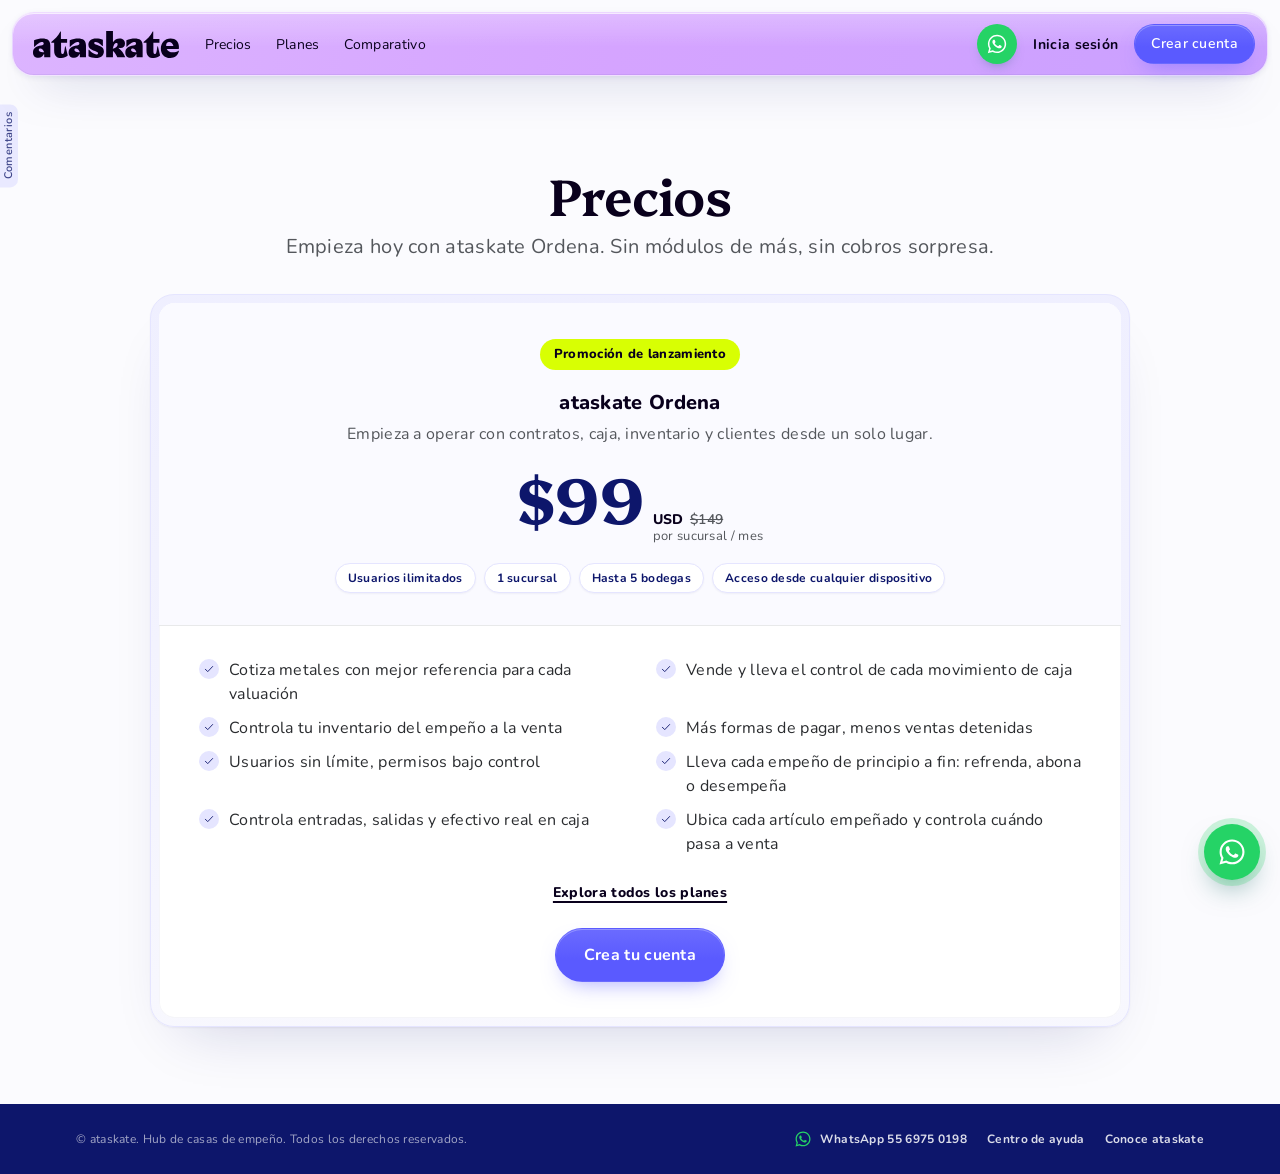
<file: precios/index.html>
<!DOCTYPE html><html lang="es-MX"> <head><meta charset="UTF-8"><meta name="viewport" content="width=device-width, initial-scale=1"><title>Precios — ataskate</title><meta name="description" content="Planes y precios del software prendario de ataskate: Esencial, Estándar, Profesional y Enterprise. Por sucursal, sin módulos de más."><meta name="robots" content="index, follow, max-image-preview:large"><link rel="canonical" href="https://ataskate.com.mx/"><link rel="icon" type="image/svg+xml" href="/brand/ataskate-mark.svg"><link rel="icon" href="/favicon.ico" sizes="48x48"><link rel="apple-touch-icon" href="/apple-touch-icon.png"><meta name="theme-color" content="#d5a4ff"><link rel="sitemap" type="application/xml" href="/sitemap.xml"><meta property="og:site_name" content="ataskate"><meta property="og:locale" content="es_MX"><meta property="og:type" content="website"><meta property="og:url" content="https://ataskate.com.mx/"><meta property="og:title" content="Precios — ataskate"><meta property="og:description" content="Planes y precios del software prendario de ataskate: Esencial, Estándar, Profesional y Enterprise. Por sucursal, sin módulos de más."><meta property="og:image" content="https://ataskate.com.mx/brand/og.png"><meta property="og:image:width" content="1200"><meta property="og:image:height" content="630"><meta property="og:image:alt" content="ataskate — punto de venta y operación para casas de empeño"><meta name="twitter:card" content="summary_large_image"><link rel="preconnect" href="https://fonts.googleapis.com"><link rel="preconnect" href="https://fonts.gstatic.com" crossorigin><link href="https://fonts.googleapis.com/css2?family=Nunito:wght@400;600;700;800&family=Platypi:wght@600;700&display=swap" rel="stylesheet"><script>(function(){const id = "ypi6x94vpf";

    (function (c, l, a, r, i, t, y) {
      c[a] = c[a] || function () { (c[a].q = c[a].q || []).push(arguments); };
      t = l.createElement(r); t.async = 1; t.src = 'https://www.clarity.ms/tag/' + i;
      y = l.getElementsByTagName(r)[0]; y.parentNode.insertBefore(t, y);
    })(window, document, 'clarity', 'script', id);
  })();</script><link rel="stylesheet" href="/_astro/landing.C-TXDFZV.css">
<link rel="stylesheet" href="/_astro/precios.CxoNx70f.css"><script type="module" src="/_astro/hoisted.DUIlMenz.js"></script></head> <body> <a class="skip" href="#main">Saltar al contenido</a>  <header class="mast" id="top" data-astro-cid-374m563m> <div class="mast__bar" data-astro-cid-374m563m> <a class="mast__brand" href="#top" aria-label="ataskate — inicio" data-astro-cid-374m563m> <img src="/brand/ataskate-ink.svg" alt="ataskate" width="335" height="62" data-astro-cid-374m563m> </a> <nav class="mast__nav" aria-label="Principal" data-astro-cid-374m563m> <a href="/" data-astro-cid-374m563m>Precios</a> <a href="/planes/" data-astro-cid-374m563m>Planes</a> <a href="/planes/#comparativo" data-astro-cid-374m563m>Comparativo</a> </nav> <a class="wa wa--mast mast__wa" data-wa="mast" href="https://wa.me/525569750198?text=Hola%2C%20quiero%20m%C3%A1s%20informaci%C3%B3n%20de%20ataskate." target="_blank" rel="noopener" aria-label="Escríbenos por WhatsApp (se abre en otra pestaña)" title="Escríbenos por WhatsApp" data-astro-cid-374m563m data-astro-cid-sbyz6brq><svg viewBox="0 0 24 24" width="22" height="22" fill="currentColor" aria-hidden="true" data-astro-cid-sbyz6brq><path d="M2 22L3.41254 16.8642C2.5409 15.3608 2.08289 13.6567 2.08373 11.9092C2.08624 6.44583 6.55329 2 12.0419 2C14.7053 2.00083 17.2056 3.03333 19.0862 4.90667C20.9659 6.78 22.0008 9.27 22 11.9183C21.9975 17.3825 17.5304 21.8283 12.0419 21.8283C10.3756 21.8275 8.73365 21.4117 7.27924 20.6217L2 22ZM7.52374 18.8275C8.92707 19.6567 10.2668 20.1533 12.0385 20.1542C16.6002 20.1542 20.3162 16.4592 20.3187 11.9167C20.3204 7.365 16.622 3.675 12.0452 3.67333C7.4802 3.67333 3.76673 7.36833 3.76505 11.91C3.76421 13.7642 4.31014 15.1525 5.22699 16.605L4.39052 19.645L7.52374 18.8275ZM17.0582 14.2742C16.9962 14.1708 16.8304 14.1092 16.5809 13.985C16.3322 13.8608 15.1089 13.2617 14.8803 13.1792C14.6526 13.0967 14.4868 13.055 14.3202 13.3033C14.1544 13.5508 13.6771 14.1092 13.5323 14.2742C13.3874 14.4392 13.2417 14.46 12.993 14.3358C12.7444 14.2117 11.9422 13.9508 10.9919 13.1067C10.2525 12.45 9.75266 11.6392 9.6078 11.3908C9.46295 11.1433 9.59273 11.0092 9.71665 10.8858C9.82885 10.775 9.96533 10.5967 10.0901 10.4517C10.2165 10.3083 10.2576 10.205 10.3413 10.0392C10.4242 9.87417 10.3832 9.72917 10.3204 9.605C10.2576 9.48167 9.76019 8.2625 9.55338 7.76667C9.35075 7.28417 9.14561 7.34917 8.99322 7.34167L8.51595 7.33333C8.35016 7.33333 8.08055 7.395 7.8528 7.64333C7.62505 7.89167 6.982 8.49 6.982 9.70917C6.982 10.9283 7.87373 12.1058 7.99765 12.2708C8.12241 12.4358 9.75182 14.9375 12.2478 16.01C12.8415 16.265 13.3054 16.4175 13.6662 16.5317C14.2624 16.72 14.805 16.6933 15.2337 16.63C15.7118 16.5592 16.7057 16.0308 16.9133 15.4525C17.121 14.8733 17.121 14.3775 17.0582 14.2742Z" data-astro-cid-sbyz6brq></path></svg></a>   <a class="mast__login" href="https://ataskate-pos.netlify.app/landing/#cta" data-astro-cid-374m563m>Inicia sesión</a> <a class="btn btn--primary btn--sm mast__cta" href="https://ataskate-pos.netlify.app/landing/#cta" data-astro-cid-374m563m>Crear cuenta</a> </div> </header> <main id="main" data-astro-cid-374m563m> <!-- ============ Sección de precios: el plan Esencial ============ --> <section class="section phead" id="precios" data-astro-cid-374m563m> <h1 class="eyebrow" data-astro-cid-374m563m>Precios</h1> <p class="lede" data-astro-cid-374m563m>Empieza hoy con ataskate Ordena. Sin módulos de más, sin cobros sorpresa.</p> </section> <section class="section planwrap" data-astro-cid-374m563m> <div class="plan__shell" data-astro-cid-374m563m> <div class="plan" data-astro-cid-374m563m> <div class="plan__head" data-astro-cid-374m563m> <span class="plan__promo" data-astro-cid-374m563m>Promoción de lanzamiento</span> <div class="plan__id" data-astro-cid-374m563m> <b data-astro-cid-374m563m>ataskate Ordena</b> <span data-astro-cid-374m563m>
Empieza a operar con contratos, caja, inventario y clientes desde un solo lugar.
</span> </div> <p class="plan__price" data-astro-cid-374m563m> <b data-astro-cid-374m563m>$99</b> <span data-astro-cid-374m563m> <b data-astro-cid-374m563m>USD <s data-astro-cid-374m563m>$149</s></b> <small data-astro-cid-374m563m>por sucursal / mes</small> </span> </p> <ul class="plan__chips" aria-label="Incluido en tu plan" data-astro-cid-374m563m> <li data-astro-cid-374m563m>Usuarios ilimitados</li><li data-astro-cid-374m563m>1 sucursal</li><li data-astro-cid-374m563m>Hasta 5 bodegas</li><li data-astro-cid-374m563m>Acceso desde cualquier dispositivo</li> </ul> </div> <ul class="plan__list" data-astro-cid-374m563m> <li data-astro-cid-374m563m><span class="pcol__check" data-astro-cid-374m563m><svg width="12" height="12" viewBox="0 0 24 24" fill="none" stroke="currentColor" stroke-width="1.8" stroke-linecap="round" stroke-linejoin="round" aria-hidden="true" focusable="false" data-astro-cid-r2m5lo7l><path d="M4.75 12.5 9.5 17.25 19.25 7" /></svg> </span>Cotiza metales con mejor referencia para cada valuación</li><li data-astro-cid-374m563m><span class="pcol__check" data-astro-cid-374m563m><svg width="12" height="12" viewBox="0 0 24 24" fill="none" stroke="currentColor" stroke-width="1.8" stroke-linecap="round" stroke-linejoin="round" aria-hidden="true" focusable="false" data-astro-cid-r2m5lo7l><path d="M4.75 12.5 9.5 17.25 19.25 7" /></svg> </span>Vende y lleva el control de cada movimiento de caja</li><li data-astro-cid-374m563m><span class="pcol__check" data-astro-cid-374m563m><svg width="12" height="12" viewBox="0 0 24 24" fill="none" stroke="currentColor" stroke-width="1.8" stroke-linecap="round" stroke-linejoin="round" aria-hidden="true" focusable="false" data-astro-cid-r2m5lo7l><path d="M4.75 12.5 9.5 17.25 19.25 7" /></svg> </span>Controla tu inventario del empeño a la venta</li><li data-astro-cid-374m563m><span class="pcol__check" data-astro-cid-374m563m><svg width="12" height="12" viewBox="0 0 24 24" fill="none" stroke="currentColor" stroke-width="1.8" stroke-linecap="round" stroke-linejoin="round" aria-hidden="true" focusable="false" data-astro-cid-r2m5lo7l><path d="M4.75 12.5 9.5 17.25 19.25 7" /></svg> </span>Más formas de pagar, menos ventas detenidas</li><li data-astro-cid-374m563m><span class="pcol__check" data-astro-cid-374m563m><svg width="12" height="12" viewBox="0 0 24 24" fill="none" stroke="currentColor" stroke-width="1.8" stroke-linecap="round" stroke-linejoin="round" aria-hidden="true" focusable="false" data-astro-cid-r2m5lo7l><path d="M4.75 12.5 9.5 17.25 19.25 7" /></svg> </span>Usuarios sin límite, permisos bajo control</li><li data-astro-cid-374m563m><span class="pcol__check" data-astro-cid-374m563m><svg width="12" height="12" viewBox="0 0 24 24" fill="none" stroke="currentColor" stroke-width="1.8" stroke-linecap="round" stroke-linejoin="round" aria-hidden="true" focusable="false" data-astro-cid-r2m5lo7l><path d="M4.75 12.5 9.5 17.25 19.25 7" /></svg> </span>Lleva cada empeño de principio a fin: refrenda, abona o desempeña</li><li data-astro-cid-374m563m><span class="pcol__check" data-astro-cid-374m563m><svg width="12" height="12" viewBox="0 0 24 24" fill="none" stroke="currentColor" stroke-width="1.8" stroke-linecap="round" stroke-linejoin="round" aria-hidden="true" focusable="false" data-astro-cid-r2m5lo7l><path d="M4.75 12.5 9.5 17.25 19.25 7" /></svg> </span>Controla entradas, salidas y efectivo real en caja</li><li data-astro-cid-374m563m><span class="pcol__check" data-astro-cid-374m563m><svg width="12" height="12" viewBox="0 0 24 24" fill="none" stroke="currentColor" stroke-width="1.8" stroke-linecap="round" stroke-linejoin="round" aria-hidden="true" focusable="false" data-astro-cid-r2m5lo7l><path d="M4.75 12.5 9.5 17.25 19.25 7" /></svg> </span>Ubica cada artículo empeñado y controla cuándo pasa a venta</li> </ul> <div class="plan__more" data-astro-cid-374m563m> <a class="link-underline" href="/planes/" data-astro-cid-374m563m>Explora todos los planes</a> </div> <div class="plan__actions" data-astro-cid-374m563m> <a class="btn btn--primary btn--lg" href="https://ataskate-pos.netlify.app/landing/#cta" data-astro-cid-374m563m>Crea tu cuenta</a> </div> </div> </div> </section> </main> <footer class="foot" data-astro-cid-374m563m> <div class="foot__bar" data-astro-cid-374m563m> <span data-astro-cid-374m563m>© ataskate. Hub de casas de empeño. Todos los derechos reservados.</span> <nav class="foot__links" aria-label="Contacto y ayuda" data-astro-cid-374m563m> <a class="wa wa--foot foot__wa" data-wa="foot" href="https://wa.me/525569750198?text=Hola%2C%20quiero%20m%C3%A1s%20informaci%C3%B3n%20de%20ataskate." target="_blank" rel="noopener" data-astro-cid-374m563m data-astro-cid-sbyz6brq><svg viewBox="0 0 24 24" width="18" height="18" fill="currentColor" aria-hidden="true" data-astro-cid-sbyz6brq><path d="M2 22L3.41254 16.8642C2.5409 15.3608 2.08289 13.6567 2.08373 11.9092C2.08624 6.44583 6.55329 2 12.0419 2C14.7053 2.00083 17.2056 3.03333 19.0862 4.90667C20.9659 6.78 22.0008 9.27 22 11.9183C21.9975 17.3825 17.5304 21.8283 12.0419 21.8283C10.3756 21.8275 8.73365 21.4117 7.27924 20.6217L2 22ZM7.52374 18.8275C8.92707 19.6567 10.2668 20.1533 12.0385 20.1542C16.6002 20.1542 20.3162 16.4592 20.3187 11.9167C20.3204 7.365 16.622 3.675 12.0452 3.67333C7.4802 3.67333 3.76673 7.36833 3.76505 11.91C3.76421 13.7642 4.31014 15.1525 5.22699 16.605L4.39052 19.645L7.52374 18.8275ZM17.0582 14.2742C16.9962 14.1708 16.8304 14.1092 16.5809 13.985C16.3322 13.8608 15.1089 13.2617 14.8803 13.1792C14.6526 13.0967 14.4868 13.055 14.3202 13.3033C14.1544 13.5508 13.6771 14.1092 13.5323 14.2742C13.3874 14.4392 13.2417 14.46 12.993 14.3358C12.7444 14.2117 11.9422 13.9508 10.9919 13.1067C10.2525 12.45 9.75266 11.6392 9.6078 11.3908C9.46295 11.1433 9.59273 11.0092 9.71665 10.8858C9.82885 10.775 9.96533 10.5967 10.0901 10.4517C10.2165 10.3083 10.2576 10.205 10.3413 10.0392C10.4242 9.87417 10.3832 9.72917 10.3204 9.605C10.2576 9.48167 9.76019 8.2625 9.55338 7.76667C9.35075 7.28417 9.14561 7.34917 8.99322 7.34167L8.51595 7.33333C8.35016 7.33333 8.08055 7.395 7.8528 7.64333C7.62505 7.89167 6.982 8.49 6.982 9.70917C6.982 10.9283 7.87373 12.1058 7.99765 12.2708C8.12241 12.4358 9.75182 14.9375 12.2478 16.01C12.8415 16.265 13.3054 16.4175 13.6662 16.5317C14.2624 16.72 14.805 16.6933 15.2337 16.63C15.7118 16.5592 16.7057 16.0308 16.9133 15.4525C17.121 14.8733 17.121 14.3775 17.0582 14.2742Z" data-astro-cid-sbyz6brq></path></svg>WhatsApp 55 6975 0198</a>   <a href="https://ataskate.zendesk.com/hc/" target="_blank" rel="noopener" data-astro-cid-374m563m>Centro de ayuda</a> <a href="https://ataskate-pos.netlify.app/landing/" data-astro-cid-374m563m>Conoce ataskate</a> </nav> </div> </footer>   <!-- WhatsApp de ventas, siempre a la mano en la esquina inferior derecha --> <a class="wa wa--flotante" data-wa="flotante" href="https://wa.me/525569750198?text=Hola%2C%20quiero%20m%C3%A1s%20informaci%C3%B3n%20de%20ataskate." target="_blank" rel="noopener" aria-label="Escríbenos por WhatsApp (se abre en otra pestaña)" title="Escríbenos por WhatsApp" data-astro-cid-sbyz6brq><svg viewBox="0 0 24 24" width="30" height="30" fill="currentColor" aria-hidden="true" data-astro-cid-sbyz6brq><path d="M2 22L3.41254 16.8642C2.5409 15.3608 2.08289 13.6567 2.08373 11.9092C2.08624 6.44583 6.55329 2 12.0419 2C14.7053 2.00083 17.2056 3.03333 19.0862 4.90667C20.9659 6.78 22.0008 9.27 22 11.9183C21.9975 17.3825 17.5304 21.8283 12.0419 21.8283C10.3756 21.8275 8.73365 21.4117 7.27924 20.6217L2 22ZM7.52374 18.8275C8.92707 19.6567 10.2668 20.1533 12.0385 20.1542C16.6002 20.1542 20.3162 16.4592 20.3187 11.9167C20.3204 7.365 16.622 3.675 12.0452 3.67333C7.4802 3.67333 3.76673 7.36833 3.76505 11.91C3.76421 13.7642 4.31014 15.1525 5.22699 16.605L4.39052 19.645L7.52374 18.8275ZM17.0582 14.2742C16.9962 14.1708 16.8304 14.1092 16.5809 13.985C16.3322 13.8608 15.1089 13.2617 14.8803 13.1792C14.6526 13.0967 14.4868 13.055 14.3202 13.3033C14.1544 13.5508 13.6771 14.1092 13.5323 14.2742C13.3874 14.4392 13.2417 14.46 12.993 14.3358C12.7444 14.2117 11.9422 13.9508 10.9919 13.1067C10.2525 12.45 9.75266 11.6392 9.6078 11.3908C9.46295 11.1433 9.59273 11.0092 9.71665 10.8858C9.82885 10.775 9.96533 10.5967 10.0901 10.4517C10.2165 10.3083 10.2576 10.205 10.3413 10.0392C10.4242 9.87417 10.3832 9.72917 10.3204 9.605C10.2576 9.48167 9.76019 8.2625 9.55338 7.76667C9.35075 7.28417 9.14561 7.34917 8.99322 7.34167L8.51595 7.33333C8.35016 7.33333 8.08055 7.395 7.8528 7.64333C7.62505 7.89167 6.982 8.49 6.982 9.70917C6.982 10.9283 7.87373 12.1058 7.99765 12.2708C8.12241 12.4358 9.75182 14.9375 12.2478 16.01C12.8415 16.265 13.3054 16.4175 13.6662 16.5317C14.2624 16.72 14.805 16.6933 15.2337 16.63C15.7118 16.5592 16.7057 16.0308 16.9133 15.4525C17.121 14.8733 17.121 14.3775 17.0582 14.2742Z" data-astro-cid-sbyz6brq></path></svg></a>   <script src="/comentarios.js?v=3" data-pagina="web-precios" data-autor="Manuel"></script> </body> </html>
</file>
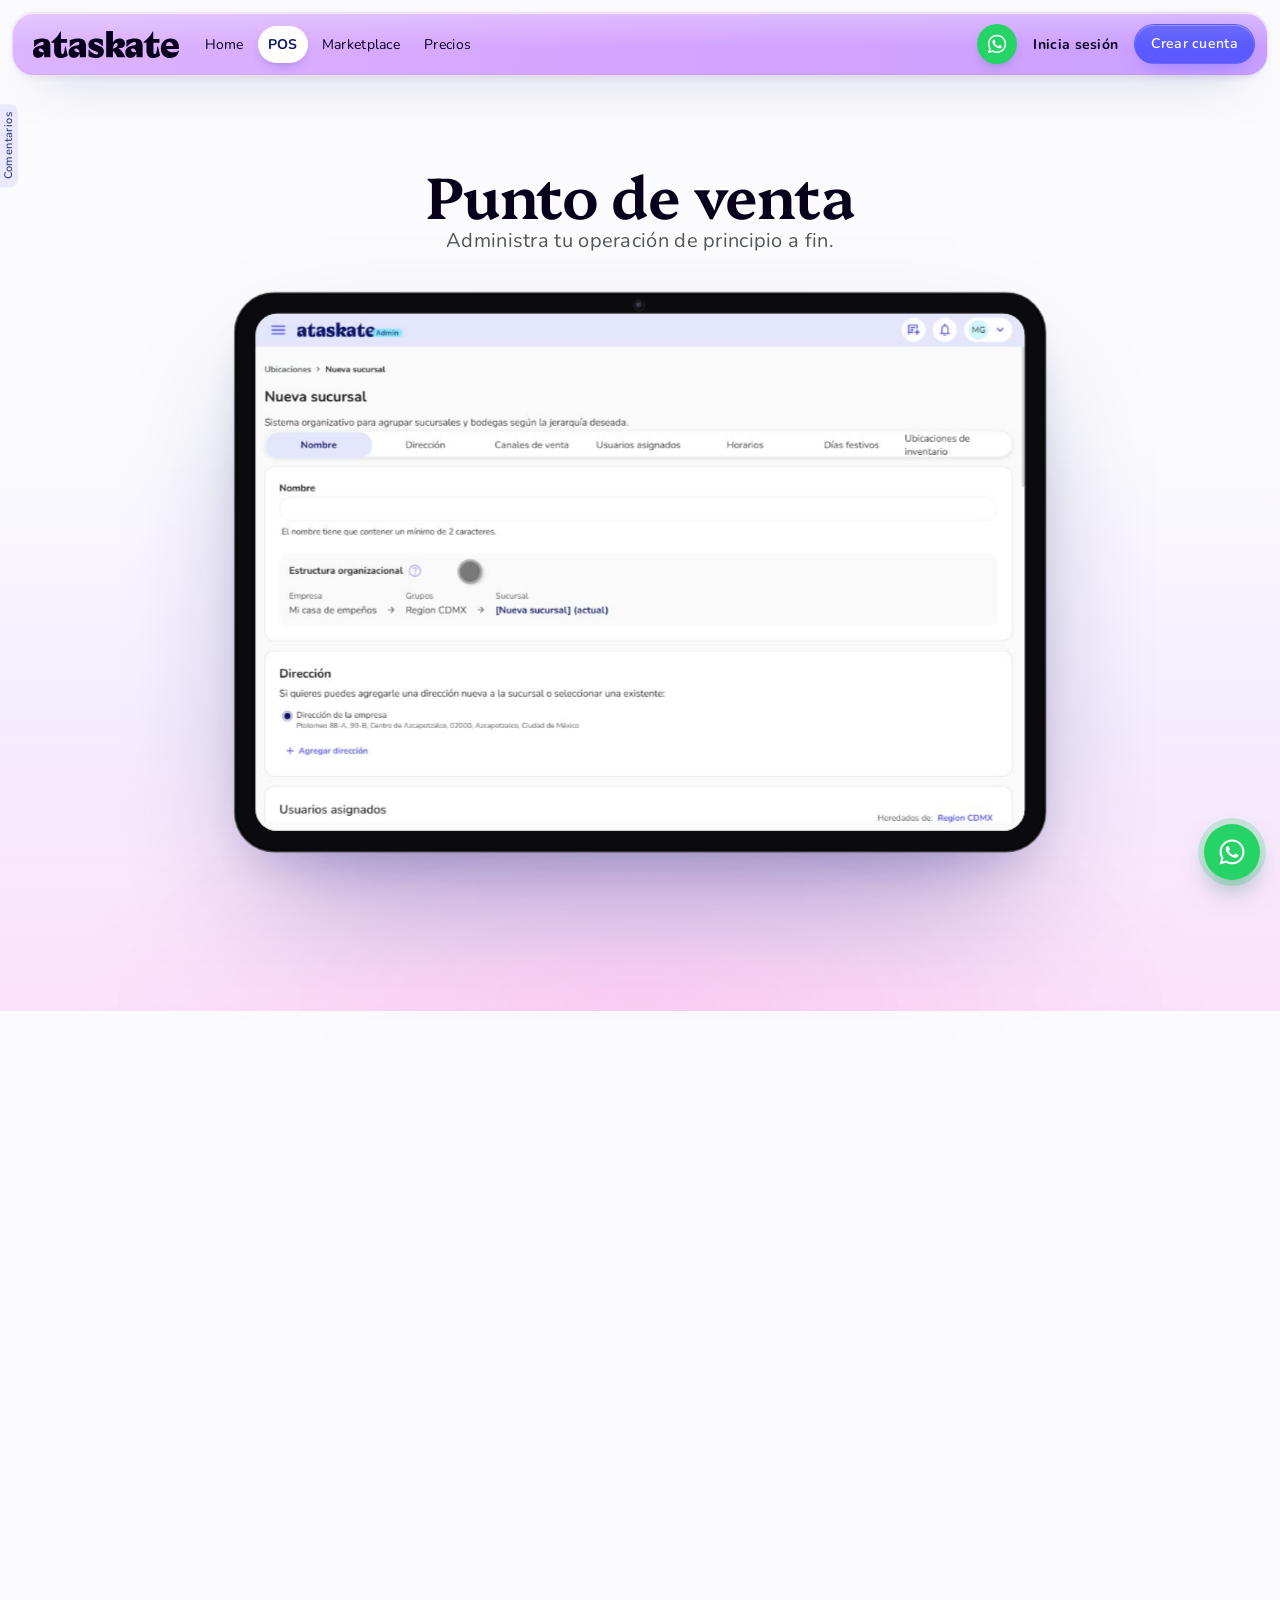
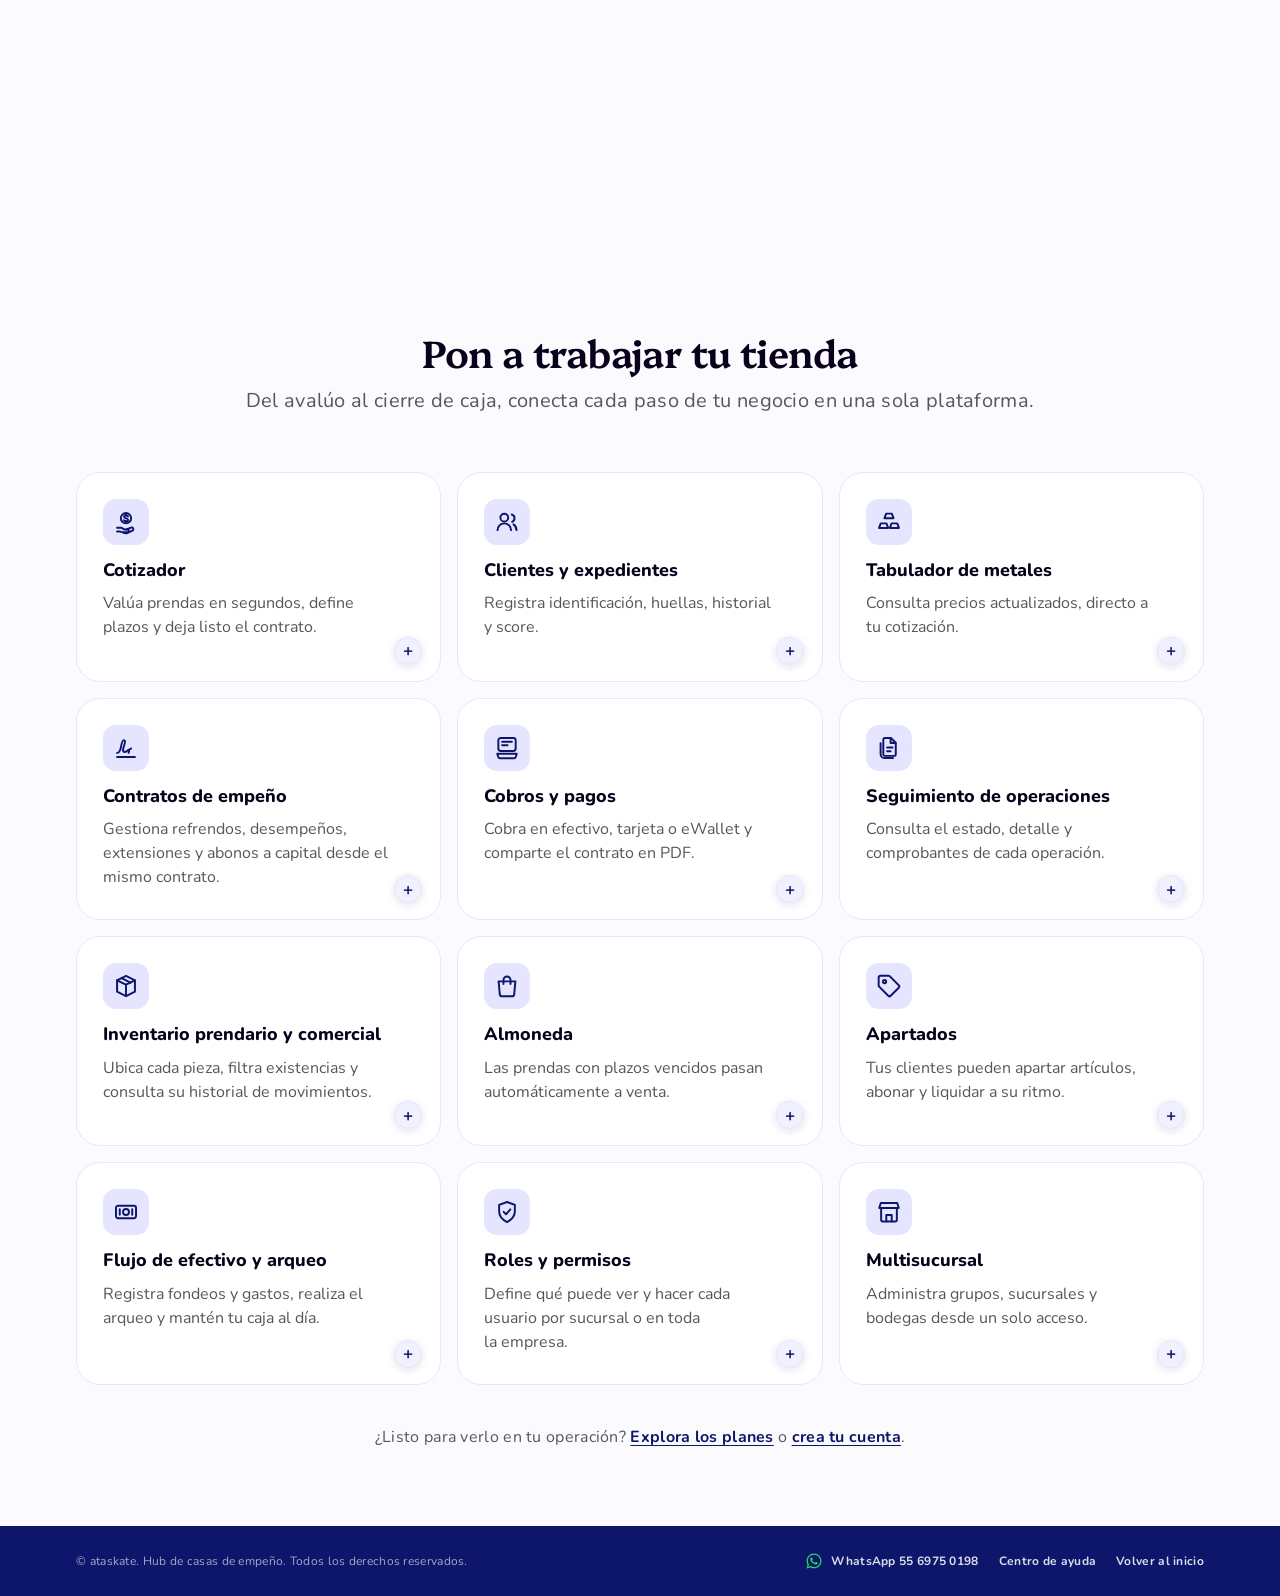
<file: punto-de-venta/index.html>
<!DOCTYPE html><html lang="es-MX"> <head><meta charset="UTF-8"><meta name="viewport" content="width=device-width, initial-scale=1"><title>Punto de venta — ataskate</title><meta name="description" content="Todas las funcionalidades del punto de venta de ataskate: cotizador, contratos, checkout, inventario, almoneda, flujo de efectivo, roles, multisucursal y Red ataskate."><meta name="robots" content="index, follow, max-image-preview:large"><link rel="canonical" href="https://ataskate.com.mx/punto-de-venta/"><link rel="icon" type="image/svg+xml" href="/brand/ataskate-mark.svg"><link rel="icon" href="/favicon.ico" sizes="48x48"><link rel="apple-touch-icon" href="/apple-touch-icon.png"><meta name="theme-color" content="#d5a4ff"><link rel="sitemap" type="application/xml" href="/sitemap.xml"><meta property="og:site_name" content="ataskate"><meta property="og:locale" content="es_MX"><meta property="og:type" content="website"><meta property="og:url" content="https://ataskate.com.mx/punto-de-venta/"><meta property="og:title" content="Punto de venta — ataskate"><meta property="og:description" content="Todas las funcionalidades del punto de venta de ataskate: cotizador, contratos, checkout, inventario, almoneda, flujo de efectivo, roles, multisucursal y Red ataskate."><meta property="og:image" content="https://ataskate.com.mx/brand/og.png"><meta property="og:image:width" content="1200"><meta property="og:image:height" content="630"><meta property="og:image:alt" content="ataskate — punto de venta y operación para casas de empeño"><meta name="twitter:card" content="summary_large_image"><link rel="preconnect" href="https://fonts.googleapis.com"><link rel="preconnect" href="https://fonts.gstatic.com" crossorigin><link href="https://fonts.googleapis.com/css2?family=Nunito:wght@400;600;700;800&family=Platypi:wght@600;700&display=swap" rel="stylesheet"><script>(function(){const id = "ypi6x94vpf";

    (function (c, l, a, r, i, t, y) {
      c[a] = c[a] || function () { (c[a].q = c[a].q || []).push(arguments); };
      t = l.createElement(r); t.async = 1; t.src = 'https://www.clarity.ms/tag/' + i;
      y = l.getElementsByTagName(r)[0]; y.parentNode.insertBefore(t, y);
    })(window, document, 'clarity', 'script', id);
  })();</script><link rel="stylesheet" href="/_astro/landing.C-TXDFZV.css">
<link rel="stylesheet" href="/_astro/landing.RTOIWTaR.css">
<style>.section[data-astro-cid-oumjrvbl]{max-width:1180px;margin-inline:auto;padding:0 26px}.phead[data-astro-cid-oumjrvbl]{padding-top:clamp(56px,7vw,96px);text-align:center;display:flex;flex-direction:column;gap:12px;align-items:center}.eyebrow[data-astro-cid-oumjrvbl]{font-family:var(--font-display);font-size:clamp(34px,4vw,56px);font-weight:600;line-height:1.1;letter-spacing:-.015em;color:var(--ink);text-wrap:balance}.lede[data-astro-cid-oumjrvbl]{font-size:20px;line-height:1.5;color:var(--caption);text-wrap:pretty}.gridwrap[data-astro-cid-oumjrvbl]{margin-top:clamp(36px,4.5vw,56px)}.phead--grid[data-astro-cid-oumjrvbl]{padding-top:clamp(24px,3vw,40px)}.h2[data-astro-cid-oumjrvbl]{font-family:var(--font-display);font-weight:600;font-size:clamp(26px,3vw,38px);line-height:1.16;letter-spacing:-.015em;color:var(--ink);text-wrap:pretty}.grad[data-astro-cid-oumjrvbl]{color:var(--indigo);background:linear-gradient(92deg,var(--indigo) 0%,#9a5aff 48%,var(--pink-200) 100%);-webkit-background-clip:text;background-clip:text;-webkit-text-fill-color:transparent}.head[data-astro-cid-oumjrvbl]{display:flex;flex-direction:column;gap:12px;max-width:680px}.suite__kicker[data-astro-cid-oumjrvbl]{display:flex;flex-direction:column;gap:4px;margin:clamp(56px,7vw,96px) 0 16px}.suite__kicker[data-astro-cid-oumjrvbl] p[data-astro-cid-oumjrvbl]{font-size:20px;line-height:1.5;color:var(--caption)}.pnote[data-astro-cid-oumjrvbl]{max-width:1180px;margin:40px auto 0;padding:0 26px;text-align:center;font-size:16px;line-height:1.5;color:var(--caption)}.pnote[data-astro-cid-oumjrvbl] a[data-astro-cid-oumjrvbl]{color:var(--navy);font-weight:700;text-decoration:underline;text-underline-offset:3px}.rv[data-astro-cid-oumjrvbl]{opacity:0;translate:0 22px;transition:opacity .9s cubic-bezier(.32,.72,0,1),translate .9s cubic-bezier(.32,.72,0,1),transform .6s cubic-bezier(.32,.72,0,1),box-shadow .6s cubic-bezier(.32,.72,0,1);transition-delay:var(--rvd, 0s)}.rv-in[data-astro-cid-oumjrvbl]{opacity:1;translate:0 0;transition-delay:0s,0s,0s,0s}.foot[data-astro-cid-oumjrvbl]{margin-top:clamp(48px,6vw,80px);background:var(--navy)}.foot__bar[data-astro-cid-oumjrvbl]{max-width:1180px;margin-inline:auto;padding:26px;display:flex;justify-content:space-between;gap:16px;flex-wrap:wrap}.foot__bar[data-astro-cid-oumjrvbl] span[data-astro-cid-oumjrvbl]{font-size:12px;color:#ffffff9e}.foot__bar[data-astro-cid-oumjrvbl] a[data-astro-cid-oumjrvbl]{font-size:12px;font-weight:700;color:#ffffffd9}.foot__bar[data-astro-cid-oumjrvbl] a[data-astro-cid-oumjrvbl]:hover{color:var(--lemon-200)}.foot__links[data-astro-cid-oumjrvbl]{display:flex;align-items:center;flex-wrap:wrap;gap:8px 20px}
</style><script type="module" src="/_astro/hoisted.fv-JSvpm.js"></script></head> <body> <a class="skip" href="#main">Saltar al contenido</a>  <header class="mast" data-astro-cid-oumjrvbl> <div class="mast__bar" data-astro-cid-oumjrvbl> <a class="mast__brand" href="/landing/" aria-label="ataskate — inicio" data-astro-cid-oumjrvbl> <img src="/brand/ataskate-ink.svg" alt="ataskate" width="335" height="62" data-astro-cid-oumjrvbl> </a> <nav class="mast__nav" aria-label="Principal" data-astro-cid-oumjrvbl> <a href="/landing/" data-astro-cid-oumjrvbl>Home</a> <a class="is-active" href="/punto-de-venta/" data-astro-cid-oumjrvbl>POS</a> <a href="/marketplace/" data-astro-cid-oumjrvbl>Marketplace</a> <a href="/planes/" data-astro-cid-oumjrvbl>Precios</a> </nav> <a class="wa wa--mast mast__wa" data-wa="mast" href="https://wa.me/525569750198?text=Hola%2C%20quiero%20m%C3%A1s%20informaci%C3%B3n%20de%20ataskate." target="_blank" rel="noopener" aria-label="Escríbenos por WhatsApp (se abre en otra pestaña)" title="Escríbenos por WhatsApp" data-astro-cid-oumjrvbl data-astro-cid-sbyz6brq><svg viewBox="0 0 24 24" width="22" height="22" fill="currentColor" aria-hidden="true" data-astro-cid-sbyz6brq><path d="M2 22L3.41254 16.8642C2.5409 15.3608 2.08289 13.6567 2.08373 11.9092C2.08624 6.44583 6.55329 2 12.0419 2C14.7053 2.00083 17.2056 3.03333 19.0862 4.90667C20.9659 6.78 22.0008 9.27 22 11.9183C21.9975 17.3825 17.5304 21.8283 12.0419 21.8283C10.3756 21.8275 8.73365 21.4117 7.27924 20.6217L2 22ZM7.52374 18.8275C8.92707 19.6567 10.2668 20.1533 12.0385 20.1542C16.6002 20.1542 20.3162 16.4592 20.3187 11.9167C20.3204 7.365 16.622 3.675 12.0452 3.67333C7.4802 3.67333 3.76673 7.36833 3.76505 11.91C3.76421 13.7642 4.31014 15.1525 5.22699 16.605L4.39052 19.645L7.52374 18.8275ZM17.0582 14.2742C16.9962 14.1708 16.8304 14.1092 16.5809 13.985C16.3322 13.8608 15.1089 13.2617 14.8803 13.1792C14.6526 13.0967 14.4868 13.055 14.3202 13.3033C14.1544 13.5508 13.6771 14.1092 13.5323 14.2742C13.3874 14.4392 13.2417 14.46 12.993 14.3358C12.7444 14.2117 11.9422 13.9508 10.9919 13.1067C10.2525 12.45 9.75266 11.6392 9.6078 11.3908C9.46295 11.1433 9.59273 11.0092 9.71665 10.8858C9.82885 10.775 9.96533 10.5967 10.0901 10.4517C10.2165 10.3083 10.2576 10.205 10.3413 10.0392C10.4242 9.87417 10.3832 9.72917 10.3204 9.605C10.2576 9.48167 9.76019 8.2625 9.55338 7.76667C9.35075 7.28417 9.14561 7.34917 8.99322 7.34167L8.51595 7.33333C8.35016 7.33333 8.08055 7.395 7.8528 7.64333C7.62505 7.89167 6.982 8.49 6.982 9.70917C6.982 10.9283 7.87373 12.1058 7.99765 12.2708C8.12241 12.4358 9.75182 14.9375 12.2478 16.01C12.8415 16.265 13.3054 16.4175 13.6662 16.5317C14.2624 16.72 14.805 16.6933 15.2337 16.63C15.7118 16.5592 16.7057 16.0308 16.9133 15.4525C17.121 14.8733 17.121 14.3775 17.0582 14.2742Z" data-astro-cid-sbyz6brq></path></svg></a>   <a class="mast__login" href="/landing/#cta" data-astro-cid-oumjrvbl>Inicia sesión</a> <a class="btn btn--primary btn--sm mast__cta" href="/landing/#cta" data-astro-cid-oumjrvbl>Crear cuenta</a> </div> </header> <main id="main" data-astro-cid-oumjrvbl> <!-- Hero: Apple-style product shot that morphs, on scroll, into the
         multisucursal card (hotspots left, tablet right). --> <section class="section" data-astro-cid-oumjrvbl> <div class="pos-scene" data-posscene data-astro-cid-oumjrvbl> <div class="pos-scene__pin" data-astro-cid-oumjrvbl> <div class="suite__kicker suite__kicker--scene" data-poskicker data-astro-cid-oumjrvbl> <h1 class="eyebrow" data-astro-cid-oumjrvbl>Punto de venta</h1> <p data-astro-cid-oumjrvbl>Administra tu operación de principio a fin.</p> </div> <div class="branches" data-branches data-astro-cid-oumjrvbl> <div class="head" data-astro-cid-oumjrvbl> <h2 class="h2" data-astro-cid-oumjrvbl>
Tu casa de empeño en <span class="grad" data-astro-cid-oumjrvbl>ataskate</span> </h2> <p class="lede" data-astro-cid-oumjrvbl>Gestiona todas tus sucursales</p> </div> <div class="branches__grid" data-astro-cid-oumjrvbl> <div class="branches__spots" data-spots data-astro-cid-oumjrvbl> <div class="spot" data-astro-cid-oumjrvbl> <button type="button" class="spot__btn" aria-expanded="true" aria-controls="spot-0" data-clip="/video/suc-crear.mp4" data-astro-cid-oumjrvbl> <span class="spot__dot" aria-hidden="true" data-astro-cid-oumjrvbl></span> Crea una nueva sucursal </button> <p class="spot__d" id="spot-0" data-astro-cid-oumjrvbl>Configura sus datos y déjala lista para trabajar.</p> </div><div class="spot" data-astro-cid-oumjrvbl> <button type="button" class="spot__btn" aria-expanded="false" aria-controls="spot-1" data-clip="/video/suc-estructura.mp4" data-astro-cid-oumjrvbl> <span class="spot__dot" aria-hidden="true" data-astro-cid-oumjrvbl></span> Organiza tu operación </button> <p class="spot__d" id="spot-1" hidden data-astro-cid-oumjrvbl>Agrupa sucursales y bodegas según la estructura de tu empresa.</p> </div><div class="spot" data-astro-cid-oumjrvbl> <button type="button" class="spot__btn" aria-expanded="false" aria-controls="spot-2" data-clip="/video/suc-direccion.mp4" data-astro-cid-oumjrvbl> <span class="spot__dot" aria-hidden="true" data-astro-cid-oumjrvbl></span> Registra la ubicación </button> <p class="spot__d" id="spot-2" hidden data-astro-cid-oumjrvbl>Registra y guarda la dirección de cada local.</p> </div><div class="spot" data-astro-cid-oumjrvbl> <button type="button" class="spot__btn" aria-expanded="false" aria-controls="spot-3" data-clip="/video/suc-horarios.mp4" data-astro-cid-oumjrvbl> <span class="spot__dot" aria-hidden="true" data-astro-cid-oumjrvbl></span> Define la atención </button> <p class="spot__d" id="spot-3" hidden data-astro-cid-oumjrvbl>Configura días y horarios abiertos.</p> </div><div class="spot" data-astro-cid-oumjrvbl> <button type="button" class="spot__btn" aria-expanded="false" aria-controls="spot-4" data-clip="/video/suc-festivos.mp4" data-astro-cid-oumjrvbl> <span class="spot__dot" aria-hidden="true" data-astro-cid-oumjrvbl></span> Marca excepciones </button> <p class="spot__d" id="spot-4" hidden data-astro-cid-oumjrvbl>Consulta el calendario oficial de México y agrega sus días festivos o inhábiles.</p> </div><div class="spot" data-astro-cid-oumjrvbl> <button type="button" class="spot__btn" aria-expanded="false" aria-controls="spot-5" data-clip="/video/suc-usuarios.mp4" data-astro-cid-oumjrvbl> <span class="spot__dot" aria-hidden="true" data-astro-cid-oumjrvbl></span> Asigna accesos </button> <p class="spot__d" id="spot-5" hidden data-astro-cid-oumjrvbl>Define usuarios, roles y permisos según la función de cada persona.</p> </div><div class="spot" data-astro-cid-oumjrvbl> <button type="button" class="spot__btn" aria-expanded="false" aria-controls="spot-6" data-clip="/video/suc-inventario.mp4" data-astro-cid-oumjrvbl> <span class="spot__dot" aria-hidden="true" data-astro-cid-oumjrvbl></span> Ubica tu inventario </button> <p class="spot__d" id="spot-6" hidden data-astro-cid-oumjrvbl>Asigna a cada artículo una estantería, vitrina o bodega.</p> </div> </div> <div class="branches__stage" data-astro-cid-oumjrvbl> <figure class="branches__device" data-tablet data-astro-cid-oumjrvbl> <!-- Each hotspot swaps in its own clip from the real
                         CreacionSucursales walkthrough. --> <video data-tablet-vid src="/video/suc-crear.mp4" poster="/video/suc-crear-poster.jpg" width="1052" height="708" autoplay muted loop playsinline preload="metadata" aria-label="Recorrido del módulo multisucursal de ataskate" data-astro-cid-oumjrvbl></video> </figure> </div> </div> </div> </div></div></section> <section class="section phead phead--grid" data-astro-cid-oumjrvbl> <h2 class="h2" data-astro-cid-oumjrvbl>Pon a trabajar tu tienda</h2> <p class="lede" data-astro-cid-oumjrvbl>Del avalúo al cierre de caja, conecta cada paso de tu negocio en una sola plataforma.</p> </section> <section class="section gridwrap" aria-label="Funcionalidades del punto de venta" data-astro-cid-oumjrvbl>  <div class="fg" data-astro-cid-oumjrvbl> <button type="button" class="fg__card" data-fpop="fpop-0-0" data-astro-cid-oumjrvbl> <span class="fg__ic" data-astro-cid-oumjrvbl><svg width="26" height="26" viewBox="0 0 24 24" fill="none" stroke="currentColor" stroke-width="1.8" stroke-linecap="round" stroke-linejoin="round" aria-hidden="true" focusable="false" data-astro-cid-r2m5lo7l>
    <circle cx="12" cy="8.5" r="4.75" />
    <path d="M13.9 6.9a2 2 0 0 0-1.9-1.15c-1.05 0-1.75.6-1.75 1.4 0 1.95 3.7 1 3.7 2.95 0 .82-.72 1.45-1.95 1.45a2.05 2.05 0 0 1-1.95-1.2" />
    <path d="M12 5v1M12 11v1" />
    <path d="M3.75 17.25h4.1l2.4 1.6h3.1a1.35 1.35 0 0 1 0 2.7H9.6" />
    <path d="m12.4 18.85 4.2-1.7a1.6 1.6 0 0 1 1.5 2.8l-5 2.2a3 3 0 0 1-2.2.1l-4.05-1.4H3.75" /></svg> </span> <span class="fg__t" data-astro-cid-oumjrvbl>Cotizador</span> <span class="fg__d" data-astro-cid-oumjrvbl>Valúa prendas en segundos, define plazos y deja listo el contrato.</span> <span class="fg__more" aria-hidden="true" data-astro-cid-oumjrvbl>+</span> </button><button type="button" class="fg__card" data-fpop="fpop-0-1" data-astro-cid-oumjrvbl> <span class="fg__ic" data-astro-cid-oumjrvbl><svg width="26" height="26" viewBox="0 0 24 24" fill="none" stroke="currentColor" stroke-width="1.8" stroke-linecap="round" stroke-linejoin="round" aria-hidden="true" focusable="false" data-astro-cid-r2m5lo7l>
    <circle cx="9.5" cy="8" r="3.6" />
    <path d="M3.25 19.5a6.25 6.25 0 0 1 12.5 0" />
    <path d="M16.4 5.1a3.6 3.6 0 0 1 .35 6.75" />
    <path d="M18 14.2a6.25 6.25 0 0 1 2.75 5.3" /></svg> </span> <span class="fg__t" data-astro-cid-oumjrvbl>Clientes y expedientes</span> <span class="fg__d" data-astro-cid-oumjrvbl>Registra identificación, huellas, historial y score.</span> <span class="fg__more" aria-hidden="true" data-astro-cid-oumjrvbl>+</span> </button><button type="button" class="fg__card" data-fpop="fpop-0-2" data-astro-cid-oumjrvbl> <span class="fg__ic" data-astro-cid-oumjrvbl><svg width="26" height="26" viewBox="0 0 24 24" fill="none" stroke="currentColor" stroke-width="1.8" stroke-linecap="round" stroke-linejoin="round" aria-hidden="true" focusable="false" data-astro-cid-r2m5lo7l>
    <path d="M9.4 4.25h5.2l1.6 4.25H7.8z" />
    <path d="M4.4 13.25h5.2l1.6 4.25H2.8z" />
    <path d="M14.4 13.25h5.2l1.6 4.25h-8.4z" /></svg> </span> <span class="fg__t" data-astro-cid-oumjrvbl>Tabulador de metales</span> <span class="fg__d" data-astro-cid-oumjrvbl>Consulta precios actualizados, directo a tu cotización.</span> <span class="fg__more" aria-hidden="true" data-astro-cid-oumjrvbl>+</span> </button><button type="button" class="fg__card" data-fpop="fpop-0-3" data-astro-cid-oumjrvbl> <span class="fg__ic" data-astro-cid-oumjrvbl><svg width="26" height="26" viewBox="0 0 24 24" fill="none" stroke="currentColor" stroke-width="1.8" stroke-linecap="round" stroke-linejoin="round" aria-hidden="true" focusable="false" data-astro-cid-r2m5lo7l>
    <path d="M3.75 16.5c2.4 0 3-2.2 3.6-5.35.6-3.15 1.1-6.4 2.6-6.4 1.1 0 1.35 1.1.9 3-.5 2.1-1.6 4.2-1.6 6 0 1.15.6 1.85 1.55 1.85 1.5 0 2.35-1.5 3.2-1.5.6 0 .85.45.85 1 0 .85-.55 1.4-.55 1.4" />
    <path d="M14.5 13.6c.85 0 1.6-.5 2.2-1.1M3.75 20.25h16.5" /></svg> </span> <span class="fg__t" data-astro-cid-oumjrvbl>Contratos de empeño</span> <span class="fg__d" data-astro-cid-oumjrvbl>Gestiona refrendos, desempeños, extensiones y abonos a capital desde el mismo contrato.</span> <span class="fg__more" aria-hidden="true" data-astro-cid-oumjrvbl>+</span> </button><button type="button" class="fg__card" data-fpop="fpop-0-4" data-astro-cid-oumjrvbl> <span class="fg__ic" data-astro-cid-oumjrvbl><svg width="26" height="26" viewBox="0 0 24 24" fill="none" stroke="currentColor" stroke-width="1.8" stroke-linecap="round" stroke-linejoin="round" aria-hidden="true" focusable="false" data-astro-cid-r2m5lo7l>
    <rect x="4" y="2.75" width="16" height="12" rx="2.25" />
    <path d="M7.5 6.25h9M7.5 9.5h5" />
    <path d="M3 17.25h18l-1 3.25a1.5 1.5 0 0 1-1.44 1.05H5.44A1.5 1.5 0 0 1 4 20.5z" /></svg> </span> <span class="fg__t" data-astro-cid-oumjrvbl>Cobros y pagos</span> <span class="fg__d" data-astro-cid-oumjrvbl>Cobra en efectivo, tarjeta o eWallet y comparte el contrato en PDF.</span> <span class="fg__more" aria-hidden="true" data-astro-cid-oumjrvbl>+</span> </button><button type="button" class="fg__card" data-fpop="fpop-0-5" data-astro-cid-oumjrvbl> <span class="fg__ic" data-astro-cid-oumjrvbl><svg width="26" height="26" viewBox="0 0 24 24" fill="none" stroke="currentColor" stroke-width="1.8" stroke-linecap="round" stroke-linejoin="round" aria-hidden="true" focusable="false" data-astro-cid-r2m5lo7l>
    <path d="M8.25 2.75h5.5l4.5 4.4v10.6a1.5 1.5 0 0 1-1.5 1.5h-8.5a1.5 1.5 0 0 1-1.5-1.5V4.25a1.5 1.5 0 0 1 1.5-1.5z" />
    <path d="M13.5 2.9v4.4h4.55" />
    <path d="M10.25 11.5h5M10.25 15h3.25" />
    <path d="M15.75 21.25h-8a3.5 3.5 0 0 1-3.5-3.5V7.5" /></svg> </span> <span class="fg__t" data-astro-cid-oumjrvbl>Seguimiento de operaciones</span> <span class="fg__d" data-astro-cid-oumjrvbl>Consulta el estado, detalle y comprobantes de cada operación.</span> <span class="fg__more" aria-hidden="true" data-astro-cid-oumjrvbl>+</span> </button><button type="button" class="fg__card" data-fpop="fpop-0-6" data-astro-cid-oumjrvbl> <span class="fg__ic" data-astro-cid-oumjrvbl><svg width="26" height="26" viewBox="0 0 24 24" fill="none" stroke="currentColor" stroke-width="1.8" stroke-linecap="round" stroke-linejoin="round" aria-hidden="true" focusable="false" data-astro-cid-r2m5lo7l>
    <path d="m12 2.75 8.25 4v10.5L12 21.25 3.75 17.25V6.75z" />
    <path d="M3.75 6.75 12 10.75l8.25-4M12 10.75v10.5" />
    <path d="m7.85 4.75 8.3 4.05" /></svg> </span> <span class="fg__t" data-astro-cid-oumjrvbl>Inventario prendario y comercial</span> <span class="fg__d" data-astro-cid-oumjrvbl>Ubica cada pieza, filtra existencias y consulta su historial de movimientos.</span> <span class="fg__more" aria-hidden="true" data-astro-cid-oumjrvbl>+</span> </button><button type="button" class="fg__card" data-fpop="fpop-0-7" data-astro-cid-oumjrvbl> <span class="fg__ic" data-astro-cid-oumjrvbl><svg width="26" height="26" viewBox="0 0 24 24" fill="none" stroke="currentColor" stroke-width="1.8" stroke-linecap="round" stroke-linejoin="round" aria-hidden="true" focusable="false" data-astro-cid-r2m5lo7l>
    <path d="M4.25 7.75h15.5l-1.1 12a2 2 0 0 1-2 1.8H7.35a2 2 0 0 1-2-1.8z" />
    <path d="M8.75 10.25V6.5a3.25 3.25 0 0 1 6.5 0v3.75" /></svg> </span> <span class="fg__t" data-astro-cid-oumjrvbl>Almoneda</span> <span class="fg__d" data-astro-cid-oumjrvbl>Las prendas con plazos vencidos pasan automáticamente a venta.</span> <span class="fg__more" aria-hidden="true" data-astro-cid-oumjrvbl>+</span> </button><button type="button" class="fg__card" data-fpop="fpop-0-8" data-astro-cid-oumjrvbl> <span class="fg__ic" data-astro-cid-oumjrvbl><svg width="26" height="26" viewBox="0 0 24 24" fill="none" stroke="currentColor" stroke-width="1.8" stroke-linecap="round" stroke-linejoin="round" aria-hidden="true" focusable="false" data-astro-cid-r2m5lo7l>
    <path d="M12.6 2.9 21 11.3a1.6 1.6 0 0 1 0 2.26l-7.44 7.44a1.6 1.6 0 0 1-2.26 0L2.9 12.6a1.5 1.5 0 0 1-.44-1.06V4a1.5 1.5 0 0 1 1.5-1.5h7.54c.4 0 .78.16 1.06.44z" />
    <circle cx="7.9" cy="7.9" r="1.5" /></svg> </span> <span class="fg__t" data-astro-cid-oumjrvbl>Apartados</span> <span class="fg__d" data-astro-cid-oumjrvbl>Tus clientes pueden apartar artículos, abonar y liquidar a su ritmo.</span> <span class="fg__more" aria-hidden="true" data-astro-cid-oumjrvbl>+</span> </button><button type="button" class="fg__card" data-fpop="fpop-0-9" data-astro-cid-oumjrvbl> <span class="fg__ic" data-astro-cid-oumjrvbl><svg width="26" height="26" viewBox="0 0 24 24" fill="none" stroke="currentColor" stroke-width="1.8" stroke-linecap="round" stroke-linejoin="round" aria-hidden="true" focusable="false" data-astro-cid-r2m5lo7l>
    <rect x="2.75" y="6.25" width="18.5" height="11.5" rx="2" />
    <circle cx="12" cy="12" r="2.75" />
    <path d="M6.25 9.5v5M17.75 9.5v5" /></svg> </span> <span class="fg__t" data-astro-cid-oumjrvbl>Flujo de efectivo y arqueo</span> <span class="fg__d" data-astro-cid-oumjrvbl>Registra fondeos y gastos, realiza el arqueo y mantén tu caja al día.</span> <span class="fg__more" aria-hidden="true" data-astro-cid-oumjrvbl>+</span> </button><button type="button" class="fg__card" data-fpop="fpop-0-10" data-astro-cid-oumjrvbl> <span class="fg__ic" data-astro-cid-oumjrvbl><svg width="26" height="26" viewBox="0 0 24 24" fill="none" stroke="currentColor" stroke-width="1.8" stroke-linecap="round" stroke-linejoin="round" aria-hidden="true" focusable="false" data-astro-cid-r2m5lo7l>
    <path d="M12 2.75 19.25 5.5v5.9c0 4.7-3.05 7.9-7.25 9.85-4.2-1.95-7.25-5.15-7.25-9.85V5.5z" />
    <path d="m8.9 11.9 2.2 2.2 4-4.5" /></svg> </span> <span class="fg__t" data-astro-cid-oumjrvbl>Roles y permisos</span> <span class="fg__d" data-astro-cid-oumjrvbl>Define qué puede ver y hacer cada usuario por sucursal o en toda la empresa.</span> <span class="fg__more" aria-hidden="true" data-astro-cid-oumjrvbl>+</span> </button><button type="button" class="fg__card" data-fpop="fpop-0-11" data-astro-cid-oumjrvbl> <span class="fg__ic" data-astro-cid-oumjrvbl><svg width="26" height="26" viewBox="0 0 24 24" fill="none" stroke="currentColor" stroke-width="1.8" stroke-linecap="round" stroke-linejoin="round" aria-hidden="true" focusable="false" data-astro-cid-r2m5lo7l>
    <path d="M4.4 3.75h15.2L21 8.25H3z" />
    <path d="M4.75 8.25v11a1.5 1.5 0 0 0 1.5 1.5h11.5a1.5 1.5 0 0 0 1.5-1.5v-11" />
    <path d="M9.5 20.5v-5.75h5V20.5" /></svg> </span> <span class="fg__t" data-astro-cid-oumjrvbl>Multisucursal</span> <span class="fg__d" data-astro-cid-oumjrvbl>Administra grupos, sucursales y bodegas desde un solo acceso.</span> <span class="fg__more" aria-hidden="true" data-astro-cid-oumjrvbl>+</span> </button> </div>  <dialog class="fpop fpop--screen" id="fpop-0-0" aria-label="Cotizador" data-astro-cid-oumjrvbl> <button type="button" class="fpop__x" data-fpop-close aria-label="Cerrar" data-astro-cid-oumjrvbl>✕</button> <div class="fpop__grid" data-astro-cid-oumjrvbl> <div class="fpop__copy" data-astro-cid-oumjrvbl> <h3 class="suite__t" data-astro-cid-oumjrvbl>Cotizador</h3> <p class="suite__d" data-astro-cid-oumjrvbl>Valúa prendas en segundos, define plazos y deja listo el contrato.</p> </div> <div class="fpop__media fpop__media--screen fpop__media--shot" data-astro-cid-oumjrvbl> <img src="/img/pos-cotizador.webp" alt="Pantalla del cotizador de ataskate" width="1280" height="832" loading="lazy" decoding="async" data-astro-cid-oumjrvbl> </div> </div> </dialog><dialog class="fpop" id="fpop-0-1" aria-label="Clientes y expedientes" data-astro-cid-oumjrvbl> <button type="button" class="fpop__x" data-fpop-close aria-label="Cerrar" data-astro-cid-oumjrvbl>✕</button> <div class="fpop__grid" data-astro-cid-oumjrvbl> <div class="fpop__copy" data-astro-cid-oumjrvbl> <h3 class="suite__t" data-astro-cid-oumjrvbl>Clientes y expedientes</h3> <p class="suite__d" data-astro-cid-oumjrvbl>Registra identificación, huellas, historial y score.</p> </div> <div class="cui" aria-hidden="true" data-astro-cid-oumjrvbl> <div class="cui__card" data-astro-cid-oumjrvbl> <div class="cui__head" data-astro-cid-oumjrvbl> <span class="cui__ava" data-astro-cid-oumjrvbl>LL</span> <span class="cui__id" data-astro-cid-oumjrvbl> <b data-astro-cid-oumjrvbl>Lucas Leite</b> <span class="cui__org" data-astro-cid-oumjrvbl>Empeños Dani <i data-astro-cid-oumjrvbl>+1</i></span> </span> <span class="cui__badge" data-astro-cid-oumjrvbl>Regular</span> </div> <div class="cui__meta" data-astro-cid-oumjrvbl> <span data-astro-cid-oumjrvbl>NUC 4839</span> <span class="cui__chip" data-astro-cid-oumjrvbl>Vencido</span> <span data-astro-cid-oumjrvbl>+52 55 1784 0623</span> </div> <div class="cui__zone" data-astro-cid-oumjrvbl> <div class="cui__score" data-astro-cid-oumjrvbl> <span class="cui__score-top" data-astro-cid-oumjrvbl>
Score del cliente
<b class="cui__num" data-astro-cid-oumjrvbl></b> </span> <span class="cui__bar" data-astro-cid-oumjrvbl><i data-astro-cid-oumjrvbl></i></span> </div> <div class="cui__pay" data-astro-cid-oumjrvbl> <span class="cui__paybtn" data-astro-cid-oumjrvbl>Cobrar $712.50</span> <span class="cui__done" data-astro-cid-oumjrvbl>✓ Pago recibido</span> </div> </div> </div> </div> </div> </dialog><dialog class="fpop" id="fpop-0-2" aria-label="Tabulador de metales" data-astro-cid-oumjrvbl> <button type="button" class="fpop__x" data-fpop-close aria-label="Cerrar" data-astro-cid-oumjrvbl>✕</button> <div class="fpop__grid" data-astro-cid-oumjrvbl> <div class="fpop__copy" data-astro-cid-oumjrvbl> <h3 class="suite__t" data-astro-cid-oumjrvbl>Tabulador de metales</h3> <p class="suite__d" data-astro-cid-oumjrvbl>Consulta precios actualizados, directo a tu cotización.</p> </div> <div class="fpop__media" data-astro-cid-oumjrvbl> <video src="/video/avaluo-coins.mp4" poster="/video/avaluo-coins-poster.jpg" width="1052" height="708" muted loop playsinline preload="none" data-astro-cid-oumjrvbl></video> </div> </div> </dialog><dialog class="fpop" id="fpop-0-3" aria-label="Contratos de empeño" data-astro-cid-oumjrvbl> <button type="button" class="fpop__x" data-fpop-close aria-label="Cerrar" data-astro-cid-oumjrvbl>✕</button> <div class="fpop__grid" data-astro-cid-oumjrvbl> <div class="fpop__copy" data-astro-cid-oumjrvbl> <h3 class="suite__t" data-astro-cid-oumjrvbl>Contratos de empeño</h3> <p class="suite__d" data-astro-cid-oumjrvbl>Gestiona refrendos, desempeños, extensiones y abonos a capital desde el mismo contrato.</p> </div> <div class="dgi" aria-hidden="true" data-astro-cid-oumjrvbl> <div class="dgi__art" data-astro-cid-oumjrvbl> <span class="dgi__thumb" data-astro-cid-oumjrvbl> <img src="/img/productos/cadena-oro.webp" alt="" width="128" height="128" loading="lazy" decoding="async" data-astro-cid-oumjrvbl> </span> <span class="dgi__art-id" data-astro-cid-oumjrvbl> <b data-astro-cid-oumjrvbl>Cadena de oro 14k</b> <i data-astro-cid-oumjrvbl>$5,900 · Contrato A-1042</i> </span> </div> <svg class="dgi__wire dgi__wire--drop" viewBox="0 0 10 34" preserveAspectRatio="none" data-astro-cid-oumjrvbl> <path d="M5 0 V34" data-astro-cid-oumjrvbl></path> </svg> <div class="dgi__hub" data-astro-cid-oumjrvbl> <img src="/brand/ataskate-a.svg" alt="" width="30" height="34" data-astro-cid-oumjrvbl> </div> <svg class="dgi__wire dgi__wire--fan" viewBox="0 0 340 52" preserveAspectRatio="none" data-astro-cid-oumjrvbl> <path d="M170 0 C170 30, 26 24, 26 52" data-astro-cid-oumjrvbl></path> <path d="M170 0 C170 32, 98 28, 98 52" data-astro-cid-oumjrvbl></path> <path d="M170 0 V52" data-astro-cid-oumjrvbl></path> <path d="M170 0 C170 32, 242 28, 242 52" data-astro-cid-oumjrvbl></path> <path d="M170 0 C170 30, 314 24, 314 52" data-astro-cid-oumjrvbl></path> </svg> <div class="dgi__chips" data-astro-cid-oumjrvbl> <span data-astro-cid-oumjrvbl>Abonos</span> <span data-astro-cid-oumjrvbl>Refrendos</span> <span data-astro-cid-oumjrvbl>Plazos</span> <span data-astro-cid-oumjrvbl>Intereses</span> <span data-astro-cid-oumjrvbl>Desempeños</span> </div> </div> </div> </dialog><dialog class="fpop" id="fpop-0-4" aria-label="Cobros y pagos" data-astro-cid-oumjrvbl> <button type="button" class="fpop__x" data-fpop-close aria-label="Cerrar" data-astro-cid-oumjrvbl>✕</button> <div class="fpop__grid" data-astro-cid-oumjrvbl> <div class="fpop__copy" data-astro-cid-oumjrvbl> <h3 class="suite__t" data-astro-cid-oumjrvbl>Cobros y pagos</h3> <p class="suite__d" data-astro-cid-oumjrvbl>Cobra en efectivo, tarjeta o eWallet y comparte el contrato en PDF.</p> </div> <div class="pyi" aria-hidden="true" data-astro-cid-oumjrvbl> <div class="pyi__deck" data-astro-cid-oumjrvbl> <div class="pyi__card pyi__card--tarjeta" data-astro-cid-oumjrvbl> <span class="pyi__toprow" data-astro-cid-oumjrvbl><span class="pyi__chiprect" data-astro-cid-oumjrvbl></span><span class="pyi__nfc" data-astro-cid-oumjrvbl></span></span> <span class="pyi__num" data-astro-cid-oumjrvbl>•••• &nbsp;•••• &nbsp;4839</span> <span class="pyi__row" data-astro-cid-oumjrvbl><b data-astro-cid-oumjrvbl>L. LEITE</b><span class="pyi__mc" data-astro-cid-oumjrvbl><i data-astro-cid-oumjrvbl></i><i data-astro-cid-oumjrvbl></i></span></span> </div> <div class="pyi__card pyi__card--efectivo" data-astro-cid-oumjrvbl> <span class="pyi__bill" data-astro-cid-oumjrvbl>$</span> <span class="pyi__row" data-astro-cid-oumjrvbl><b data-astro-cid-oumjrvbl>Efectivo</b><span data-astro-cid-oumjrvbl>$1,450.00</span></span> </div> <div class="pyi__card pyi__card--spei" data-astro-cid-oumjrvbl> <span class="pyi__bank" data-astro-cid-oumjrvbl></span> <span class="pyi__row" data-astro-cid-oumjrvbl><b data-astro-cid-oumjrvbl>Transferencia</b><span class="pyi__spei" data-astro-cid-oumjrvbl>SPEI</span></span> </div> </div> <span class="pyi__ok" data-astro-cid-oumjrvbl>✓ Pago registrado</span> </div> </div> </dialog><dialog class="fpop" id="fpop-0-5" aria-label="Seguimiento de operaciones" data-astro-cid-oumjrvbl> <button type="button" class="fpop__x" data-fpop-close aria-label="Cerrar" data-astro-cid-oumjrvbl>✕</button> <div class="fpop__grid" data-astro-cid-oumjrvbl> <div class="fpop__copy" data-astro-cid-oumjrvbl> <h3 class="suite__t" data-astro-cid-oumjrvbl>Seguimiento de operaciones</h3> <p class="suite__d" data-astro-cid-oumjrvbl>Consulta el estado, detalle y comprobantes de cada operación.</p> </div> <div class="fpop__media" data-astro-cid-oumjrvbl> <img src="/img/paso-prueba.webp" alt="" loading="lazy" decoding="async" data-astro-cid-oumjrvbl> </div> </div> </dialog><dialog class="fpop" id="fpop-0-6" aria-label="Inventario prendario y comercial" data-astro-cid-oumjrvbl> <button type="button" class="fpop__x" data-fpop-close aria-label="Cerrar" data-astro-cid-oumjrvbl>✕</button> <div class="fpop__grid" data-astro-cid-oumjrvbl> <div class="fpop__copy" data-astro-cid-oumjrvbl> <h3 class="suite__t" data-astro-cid-oumjrvbl>Inventario prendario y comercial</h3> <p class="suite__d" data-astro-cid-oumjrvbl>Ubica cada pieza, filtra existencias y consulta su historial de movimientos.</p> </div> <div class="fpop__media" data-astro-cid-oumjrvbl> <img src="/img/paso-operar.webp" alt="" loading="lazy" decoding="async" data-astro-cid-oumjrvbl> </div> </div> </dialog><dialog class="fpop" id="fpop-0-7" aria-label="Almoneda" data-astro-cid-oumjrvbl> <button type="button" class="fpop__x" data-fpop-close aria-label="Cerrar" data-astro-cid-oumjrvbl>✕</button> <div class="fpop__grid" data-astro-cid-oumjrvbl> <div class="fpop__copy" data-astro-cid-oumjrvbl> <h3 class="suite__t" data-astro-cid-oumjrvbl>Almoneda</h3> <p class="suite__d" data-astro-cid-oumjrvbl>Las prendas con plazos vencidos pasan automáticamente a venta.</p> </div> <div class="fpop__media" data-astro-cid-oumjrvbl> <img src="/img/mkt-vitrina.webp" alt="" loading="lazy" decoding="async" data-astro-cid-oumjrvbl> </div> </div> </dialog><dialog class="fpop" id="fpop-0-8" aria-label="Apartados" data-astro-cid-oumjrvbl> <button type="button" class="fpop__x" data-fpop-close aria-label="Cerrar" data-astro-cid-oumjrvbl>✕</button> <div class="fpop__grid" data-astro-cid-oumjrvbl> <div class="fpop__copy" data-astro-cid-oumjrvbl> <h3 class="suite__t" data-astro-cid-oumjrvbl>Apartados</h3> <p class="suite__d" data-astro-cid-oumjrvbl>Tus clientes pueden apartar artículos, abonar y liquidar a su ritmo.</p> </div> <div class="fpop__media fpop__media--product" data-astro-cid-oumjrvbl> <img src="/img/productos/lg/guitarra.webp" alt="" loading="lazy" decoding="async" data-astro-cid-oumjrvbl> </div> </div> </dialog><dialog class="fpop" id="fpop-0-9" aria-label="Flujo de efectivo y arqueo" data-astro-cid-oumjrvbl> <button type="button" class="fpop__x" data-fpop-close aria-label="Cerrar" data-astro-cid-oumjrvbl>✕</button> <div class="fpop__grid" data-astro-cid-oumjrvbl> <div class="fpop__copy" data-astro-cid-oumjrvbl> <h3 class="suite__t" data-astro-cid-oumjrvbl>Flujo de efectivo y arqueo</h3> <p class="suite__d" data-astro-cid-oumjrvbl>Registra fondeos y gastos, realiza el arqueo y mantén tu caja al día.</p> </div> <div class="fpop__media" data-astro-cid-oumjrvbl> <video src="/video/landing-pos.mp4" poster="/video/landing-pos-poster.jpg" width="1052" height="708" muted loop playsinline preload="none" data-astro-cid-oumjrvbl></video> </div> </div> </dialog><dialog class="fpop" id="fpop-0-10" aria-label="Roles y permisos" data-astro-cid-oumjrvbl> <button type="button" class="fpop__x" data-fpop-close aria-label="Cerrar" data-astro-cid-oumjrvbl>✕</button> <div class="fpop__grid" data-astro-cid-oumjrvbl> <div class="fpop__copy" data-astro-cid-oumjrvbl> <h3 class="suite__t" data-astro-cid-oumjrvbl>Roles y permisos</h3> <p class="suite__d" data-astro-cid-oumjrvbl>Define qué puede ver y hacer cada usuario por sucursal o en toda la empresa.</p> </div> <div class="fpop__media" data-astro-cid-oumjrvbl> <img src="/img/paso-configura.webp" alt="" loading="lazy" decoding="async" data-astro-cid-oumjrvbl> </div> </div> </dialog><dialog class="fpop" id="fpop-0-11" aria-label="Multisucursal" data-astro-cid-oumjrvbl> <button type="button" class="fpop__x" data-fpop-close aria-label="Cerrar" data-astro-cid-oumjrvbl>✕</button> <div class="fpop__grid" data-astro-cid-oumjrvbl> <div class="fpop__copy" data-astro-cid-oumjrvbl> <h3 class="suite__t" data-astro-cid-oumjrvbl>Multisucursal</h3> <p class="suite__d" data-astro-cid-oumjrvbl>Administra grupos, sucursales y bodegas desde un solo acceso.</p> </div> <div class="fpop__media" data-astro-cid-oumjrvbl> <video src="/video/suc-estructura.mp4" poster="/video/suc-estructura-poster.jpg" width="1052" height="708" muted loop playsinline preload="none" data-astro-cid-oumjrvbl></video> </div> </div> </dialog> </section> <p class="pnote" data-astro-cid-oumjrvbl>
¿Listo para verlo en tu operación? <a href="/planes/" data-astro-cid-oumjrvbl>Explora los planes</a> o
<a href="/landing/#cta" data-astro-cid-oumjrvbl>crea tu cuenta</a>.
</p> </main> <footer class="foot" data-astro-cid-oumjrvbl> <div class="foot__bar" data-astro-cid-oumjrvbl> <span data-astro-cid-oumjrvbl>© ataskate. Hub de casas de empeño. Todos los derechos reservados.</span> <nav class="foot__links" aria-label="Contacto y ayuda" data-astro-cid-oumjrvbl> <a class="wa wa--foot foot__wa" data-wa="foot" href="https://wa.me/525569750198?text=Hola%2C%20quiero%20m%C3%A1s%20informaci%C3%B3n%20de%20ataskate." target="_blank" rel="noopener" data-astro-cid-oumjrvbl data-astro-cid-sbyz6brq><svg viewBox="0 0 24 24" width="18" height="18" fill="currentColor" aria-hidden="true" data-astro-cid-sbyz6brq><path d="M2 22L3.41254 16.8642C2.5409 15.3608 2.08289 13.6567 2.08373 11.9092C2.08624 6.44583 6.55329 2 12.0419 2C14.7053 2.00083 17.2056 3.03333 19.0862 4.90667C20.9659 6.78 22.0008 9.27 22 11.9183C21.9975 17.3825 17.5304 21.8283 12.0419 21.8283C10.3756 21.8275 8.73365 21.4117 7.27924 20.6217L2 22ZM7.52374 18.8275C8.92707 19.6567 10.2668 20.1533 12.0385 20.1542C16.6002 20.1542 20.3162 16.4592 20.3187 11.9167C20.3204 7.365 16.622 3.675 12.0452 3.67333C7.4802 3.67333 3.76673 7.36833 3.76505 11.91C3.76421 13.7642 4.31014 15.1525 5.22699 16.605L4.39052 19.645L7.52374 18.8275ZM17.0582 14.2742C16.9962 14.1708 16.8304 14.1092 16.5809 13.985C16.3322 13.8608 15.1089 13.2617 14.8803 13.1792C14.6526 13.0967 14.4868 13.055 14.3202 13.3033C14.1544 13.5508 13.6771 14.1092 13.5323 14.2742C13.3874 14.4392 13.2417 14.46 12.993 14.3358C12.7444 14.2117 11.9422 13.9508 10.9919 13.1067C10.2525 12.45 9.75266 11.6392 9.6078 11.3908C9.46295 11.1433 9.59273 11.0092 9.71665 10.8858C9.82885 10.775 9.96533 10.5967 10.0901 10.4517C10.2165 10.3083 10.2576 10.205 10.3413 10.0392C10.4242 9.87417 10.3832 9.72917 10.3204 9.605C10.2576 9.48167 9.76019 8.2625 9.55338 7.76667C9.35075 7.28417 9.14561 7.34917 8.99322 7.34167L8.51595 7.33333C8.35016 7.33333 8.08055 7.395 7.8528 7.64333C7.62505 7.89167 6.982 8.49 6.982 9.70917C6.982 10.9283 7.87373 12.1058 7.99765 12.2708C8.12241 12.4358 9.75182 14.9375 12.2478 16.01C12.8415 16.265 13.3054 16.4175 13.6662 16.5317C14.2624 16.72 14.805 16.6933 15.2337 16.63C15.7118 16.5592 16.7057 16.0308 16.9133 15.4525C17.121 14.8733 17.121 14.3775 17.0582 14.2742Z" data-astro-cid-sbyz6brq></path></svg>WhatsApp 55 6975 0198</a>   <a href="https://ataskate.zendesk.com/hc/" target="_blank" rel="noopener" data-astro-cid-oumjrvbl>Centro de ayuda</a> <a href="/landing/" data-astro-cid-oumjrvbl>Volver al inicio</a> </nav> </div> </footer>   <!-- WhatsApp de ventas, siempre a la mano en la esquina inferior derecha --> <a class="wa wa--flotante" data-wa="flotante" href="https://wa.me/525569750198?text=Hola%2C%20quiero%20m%C3%A1s%20informaci%C3%B3n%20de%20ataskate." target="_blank" rel="noopener" aria-label="Escríbenos por WhatsApp (se abre en otra pestaña)" title="Escríbenos por WhatsApp" data-astro-cid-sbyz6brq><svg viewBox="0 0 24 24" width="30" height="30" fill="currentColor" aria-hidden="true" data-astro-cid-sbyz6brq><path d="M2 22L3.41254 16.8642C2.5409 15.3608 2.08289 13.6567 2.08373 11.9092C2.08624 6.44583 6.55329 2 12.0419 2C14.7053 2.00083 17.2056 3.03333 19.0862 4.90667C20.9659 6.78 22.0008 9.27 22 11.9183C21.9975 17.3825 17.5304 21.8283 12.0419 21.8283C10.3756 21.8275 8.73365 21.4117 7.27924 20.6217L2 22ZM7.52374 18.8275C8.92707 19.6567 10.2668 20.1533 12.0385 20.1542C16.6002 20.1542 20.3162 16.4592 20.3187 11.9167C20.3204 7.365 16.622 3.675 12.0452 3.67333C7.4802 3.67333 3.76673 7.36833 3.76505 11.91C3.76421 13.7642 4.31014 15.1525 5.22699 16.605L4.39052 19.645L7.52374 18.8275ZM17.0582 14.2742C16.9962 14.1708 16.8304 14.1092 16.5809 13.985C16.3322 13.8608 15.1089 13.2617 14.8803 13.1792C14.6526 13.0967 14.4868 13.055 14.3202 13.3033C14.1544 13.5508 13.6771 14.1092 13.5323 14.2742C13.3874 14.4392 13.2417 14.46 12.993 14.3358C12.7444 14.2117 11.9422 13.9508 10.9919 13.1067C10.2525 12.45 9.75266 11.6392 9.6078 11.3908C9.46295 11.1433 9.59273 11.0092 9.71665 10.8858C9.82885 10.775 9.96533 10.5967 10.0901 10.4517C10.2165 10.3083 10.2576 10.205 10.3413 10.0392C10.4242 9.87417 10.3832 9.72917 10.3204 9.605C10.2576 9.48167 9.76019 8.2625 9.55338 7.76667C9.35075 7.28417 9.14561 7.34917 8.99322 7.34167L8.51595 7.33333C8.35016 7.33333 8.08055 7.395 7.8528 7.64333C7.62505 7.89167 6.982 8.49 6.982 9.70917C6.982 10.9283 7.87373 12.1058 7.99765 12.2708C8.12241 12.4358 9.75182 14.9375 12.2478 16.01C12.8415 16.265 13.3054 16.4175 13.6662 16.5317C14.2624 16.72 14.805 16.6933 15.2337 16.63C15.7118 16.5592 16.7057 16.0308 16.9133 15.4525C17.121 14.8733 17.121 14.3775 17.0582 14.2742Z" data-astro-cid-sbyz6brq></path></svg></a>   <script src="/comentarios.js?v=3" data-pagina="web-pos" data-autor="Manuel"></script> </body> </html>
</file>
<file: _astro/landing.BoADMMM8.css>
.hv-rail[data-astro-cid-jraopiqq]{position:fixed;left:0;top:104px;z-index:45}.hv-tab[data-astro-cid-jraopiqq]{box-sizing:border-box;width:18px;margin:0;padding:8px 3px;border:0;border-radius:8px 0 0 8px;writing-mode:vertical-rl;transform:rotate(180deg);background:#e5e5ff;color:#0d166b;cursor:pointer;opacity:.85;font:600 11px/12px Nunito,sans-serif;letter-spacing:.4px;white-space:nowrap;transition:opacity .15s,background .15s}.hv-tab[data-astro-cid-jraopiqq]:hover,.hv-tab[data-astro-cid-jraopiqq]:focus-visible,.hv-tab[data-astro-cid-jraopiqq][aria-expanded=true]{opacity:1}.hv-tab[data-astro-cid-jraopiqq][aria-expanded=true]{background:#0d166b;color:#fff}.hv-tab[data-astro-cid-jraopiqq]:focus-visible{outline:2px solid #5a5aff;outline-offset:2px;border-radius:8px 0 0 8px}.hv-menu[data-astro-cid-jraopiqq]{position:fixed;left:26px;top:104px;z-index:46;box-sizing:border-box;width:min(320px,calc(100vw - 38px));max-height:calc(100vh - 120px);overflow-y:auto;margin:0;padding:8px 0;border-radius:16px;background:#fff;box-shadow:0 10px 60px #00000040;font-family:Nunito,sans-serif;text-align:left}.hv-menu[data-astro-cid-jraopiqq][hidden]{display:none}.hv-menu__title[data-astro-cid-jraopiqq]{margin:0;padding:8px 16px 6px;font-size:12px;line-height:1.2;font-weight:600;color:#54575c}.hv-item[data-astro-cid-jraopiqq]{display:flex;align-items:center;gap:12px;width:100%;padding:8px 16px;border:0;background:transparent;text-align:left;cursor:pointer;transition:background .15s}.hv-item[data-astro-cid-jraopiqq] img[data-astro-cid-jraopiqq]{flex:none;width:72px;height:41px;object-fit:cover;border-radius:6px}.hv-item__txt[data-astro-cid-jraopiqq]{display:flex;flex-direction:column;gap:2px;min-width:0}.hv-item[data-astro-cid-jraopiqq] b[data-astro-cid-jraopiqq]{font-size:14px;line-height:1.2;font-weight:400;color:#2a2c2f}.hv-item[data-astro-cid-jraopiqq] small[data-astro-cid-jraopiqq]{font-size:12px;line-height:1.2;color:#54575c}.hv-item[data-astro-cid-jraopiqq]:hover,.hv-item[data-astro-cid-jraopiqq]:focus-visible{background:#f0f0ff}.hv-item[data-astro-cid-jraopiqq]:focus-visible{outline:2px solid #5a5aff;outline-offset:-2px;border-radius:0}.hv-item[data-astro-cid-jraopiqq][aria-checked=true] b[data-astro-cid-jraopiqq]{font-weight:700;color:#0d166b}.hv-item[data-astro-cid-jraopiqq][aria-checked=true] small[data-astro-cid-jraopiqq]:after{content:" · estás viendo esta";color:#0d166b}.hv-item[data-astro-cid-jraopiqq][aria-checked=true] img[data-astro-cid-jraopiqq]{box-shadow:0 0 0 2px #5a5aff}@media (max-width: 720px){.hv-rail[data-astro-cid-jraopiqq],.hv-menu[data-astro-cid-jraopiqq]{top:96px}.hv-tab[data-astro-cid-jraopiqq]{width:14px;padding:8px 1px;font-size:10px}.hv-menu[data-astro-cid-jraopiqq]{left:20px;width:min(320px,calc(100vw - 32px))}}@media (prefers-reduced-motion: reduce){.hv-tab[data-astro-cid-jraopiqq],.hv-item[data-astro-cid-jraopiqq]{transition:none}}@media print{.hv-rail[data-astro-cid-jraopiqq],.hv-menu[data-astro-cid-jraopiqq]{display:none}}.sr-only[data-astro-cid-bcnnqveb]{position:absolute;width:1px;height:1px;padding:0;margin:-1px;overflow:hidden;clip-path:inset(50%);white-space:nowrap}.nowrap[data-astro-cid-bcnnqveb]{white-space:nowrap}.section[data-astro-cid-bcnnqveb]{max-width:1180px;margin-inline:auto;padding:80px 26px}.section--tight[data-astro-cid-bcnnqveb]{padding-block:80px 16px}.fx[data-astro-cid-bcnnqveb]{padding-block:104px 48px}.head[data-astro-cid-bcnnqveb]{display:flex;flex-direction:column;gap:12px;max-width:680px}.head--center[data-astro-cid-bcnnqveb]{max-width:none;align-items:center;text-align:center}.eyebrow[data-astro-cid-bcnnqveb]{font-family:var(--font-display);font-size:clamp(30px,3.5vw,48px);font-weight:600;line-height:1.12;letter-spacing:-.015em;color:var(--ink);text-wrap:balance}.h2[data-astro-cid-bcnnqveb]{font-family:var(--font-display);font-weight:600;font-size:clamp(26px,3vw,38px);line-height:1.16;letter-spacing:-.015em;color:var(--ink);text-wrap:pretty}.grad[data-astro-cid-bcnnqveb]{color:var(--indigo);background:linear-gradient(92deg,#5a5aff,#9a5aff 48%,#ff6ae8);-webkit-background-clip:text;background-clip:text;-webkit-text-fill-color:transparent}.lede[data-astro-cid-bcnnqveb]{font-size:20px;line-height:1.5;color:var(--caption);text-wrap:pretty;max-width:60ch}.net__copy[data-astro-cid-bcnnqveb] .h2[data-astro-cid-bcnnqveb]{font-family:var(--font-display);font-weight:600;letter-spacing:0}.link-underline[data-astro-cid-bcnnqveb]{align-self:flex-start;font-size:16px;font-weight:800;color:var(--ink);border-bottom:2px solid var(--ink);padding-bottom:2px;transition:color .12s,border-color .12s}.link-underline--sm[data-astro-cid-bcnnqveb]{font-size:14px}.link-underline[data-astro-cid-bcnnqveb]:hover{color:var(--indigo);border-bottom-color:var(--indigo)}.pill[data-astro-cid-bcnnqveb]{display:inline-flex;align-items:center;padding:6px 16px;border-radius:100px;font-family:var(--font-display);font-weight:600;font-size:13px;white-space:nowrap;box-shadow:0 2px 10px #0d166b1a;pointer-events:none;animation:pillDrift 7s ease-in-out infinite}.pill--ink[data-astro-cid-bcnnqveb]{background:#fff;color:var(--navy)}.pill--lemon[data-astro-cid-bcnnqveb]{background:var(--lemon-200);color:var(--ink)}.pill--pink[data-astro-cid-bcnnqveb]{background:var(--pink-200);color:var(--ink)}.pill--pink-soft[data-astro-cid-bcnnqveb]{background:var(--pink-100);color:var(--ink)}.pill--offset[data-astro-cid-bcnnqveb]{margin-left:26px}.tfx[data-astro-cid-bcnnqveb]{opacity:0;transform:translateY(14px);transition:opacity .65s ease,transform .65s cubic-bezier(.22,.61,.36,1);transition-delay:var(--fd, 0s)}.tfx[data-astro-cid-bcnnqveb].tfx-in{opacity:1;transform:none}@keyframes pillDrift{0%,to{transform:translateY(0) rotate(-2deg)}50%{transform:translateY(-12px) rotate(2deg)}}@keyframes floaty{0%,to{transform:translateY(0)}50%{transform:translateY(-14px)}}.mast__burger[data-astro-cid-bcnnqveb]{display:none;flex:0 0 auto;width:40px;height:40px;margin-left:auto;border-radius:100px;align-items:center;justify-content:center;flex-direction:column;gap:4px}.mast__burger[data-astro-cid-bcnnqveb] span[data-astro-cid-bcnnqveb]{display:block;width:18px;height:2px;border-radius:2px;background:var(--ink);transition:transform .18s,opacity .18s}.mast__burger[data-astro-cid-bcnnqveb][aria-expanded=true] span[data-astro-cid-bcnnqveb]:nth-child(1){transform:translateY(6px) rotate(45deg)}.mast__burger[data-astro-cid-bcnnqveb][aria-expanded=true] span[data-astro-cid-bcnnqveb]:nth-child(2){opacity:0}.mast__burger[data-astro-cid-bcnnqveb][aria-expanded=true] span[data-astro-cid-bcnnqveb]:nth-child(3){transform:translateY(-6px) rotate(-45deg)}.hero[data-astro-cid-bcnnqveb]{position:relative;margin:12px 12px 0;border-radius:28px;overflow:hidden;isolation:isolate;background:var(--ink);min-height:clamp(600px,calc(100svh - 100px),820px);display:flex}.hero__bg[data-astro-cid-bcnnqveb]{position:absolute;inset:0;overflow:hidden}.hero__img[data-astro-cid-bcnnqveb]{position:absolute;inset:0;width:100%;height:100%;object-fit:cover;object-position:45% 6%;display:block;transform-origin:60% 30%;animation:heroZoom 14s cubic-bezier(.22,.61,.36,1) both}@keyframes heroZoom{0%{transform:scale(1.08)}to{transform:scale(1)}}.hero__scrim[data-astro-cid-bcnnqveb]{position:absolute;inset:0;background:linear-gradient(90deg,#120c08b3,#120c087a 30%,#120c0824 52%,#120c0800 64%),linear-gradient(180deg,#120c0800 55%,#120c084d)}.hero[data-astro-cid-bcnnqveb]:after{content:"";position:absolute;inset:0;border-radius:inherit;box-shadow:inset 0 0 0 1px #ffffff24;pointer-events:none;z-index:3}.hero__inner[data-astro-cid-bcnnqveb]{position:relative;z-index:2;width:100%;display:flex;align-items:flex-end;justify-content:space-between;gap:32px;padding:clamp(40px,5vw,72px) clamp(24px,4.5vw,72px)}.hero__copy[data-astro-cid-bcnnqveb]{display:flex;flex-direction:column;gap:22px;align-items:flex-start;max-width:720px}.hero__eyebrow[data-astro-cid-bcnnqveb]{display:inline-flex;align-items:center;gap:10px;padding:7px 14px 7px 10px;border-radius:100px;background:#ffffffe6;-webkit-backdrop-filter:blur(14px) saturate(150%);backdrop-filter:blur(14px) saturate(150%);box-shadow:0 10px 26px -14px #09001c99,inset 0 0 0 1px #ffffffb3;font-family:var(--font-sans);font-size:14px;font-weight:700;letter-spacing:.2px;color:var(--navy)}.hero__dot[data-astro-cid-bcnnqveb]{width:10px;height:10px;border-radius:50%;background:var(--lemon-200);box-shadow:inset 0 0 0 1.5px #0d166b59}.hero__title[data-astro-cid-bcnnqveb]{font-family:var(--font-display);font-weight:600;font-size:clamp(40px,5vw,76px);line-height:1.12;letter-spacing:-.025em;color:#fff;text-wrap:balance;text-shadow:0 2px 28px rgba(9,0,28,.55),0 1px 3px rgba(9,0,28,.45)}.hero__title[data-astro-cid-bcnnqveb] em[data-astro-cid-bcnnqveb]{font-style:normal;position:relative;z-index:0;display:inline-block;padding:0 .22em;color:var(--ink);text-shadow:none}.hero__title[data-astro-cid-bcnnqveb] em[data-astro-cid-bcnnqveb]:before{content:"";position:absolute;z-index:-1;left:0;right:0;top:var(--pill-top, .19em);bottom:var(--pill-bottom, -.17em);border-radius:100px;background:var(--lemon-200)}.hero__lede[data-astro-cid-bcnnqveb]{font-size:clamp(19px,1.6vw,22px);font-weight:600;line-height:1.5;color:#fff;max-width:44ch;text-shadow:0 1px 2px rgba(9,0,28,.6),0 2px 18px rgba(9,0,28,.75);text-wrap:pretty}.hero__actions[data-astro-cid-bcnnqveb]{display:flex;gap:12px;flex-wrap:wrap}.hero__ghost[data-astro-cid-bcnnqveb]{color:#fff;background:#ffffff1f;border-color:#fff6;-webkit-backdrop-filter:blur(12px);backdrop-filter:blur(12px)}.hero__ghost[data-astro-cid-bcnnqveb]:hover{background:#ffffff38;border-color:#fff;transform:translateY(-1px)}.hero__proof[data-astro-cid-bcnnqveb]{list-style:none;margin:4px 0 0;padding:0;display:flex;flex-wrap:wrap;gap:10px 22px}.hero__proof[data-astro-cid-bcnnqveb] li[data-astro-cid-bcnnqveb]{display:inline-flex;align-items:center;gap:8px;font-size:15px;font-weight:700;color:#fff;text-shadow:0 1px 2px rgba(9,0,28,.65),0 2px 14px rgba(9,0,28,.75)}.hero__proof[data-astro-cid-bcnnqveb] svg[data-astro-cid-bcnnqveb]{filter:drop-shadow(0 1px 2px rgba(9,0,28,.6))}.hero__proof[data-astro-cid-bcnnqveb] svg[data-astro-cid-bcnnqveb]{flex:none;color:var(--lemon-200)}.hero__badge[data-astro-cid-bcnnqveb]{flex:none;margin:0;display:inline-flex;align-items:center;gap:10px;padding:8px 16px 8px 8px;border-radius:100px;background:#ffffffd6;-webkit-backdrop-filter:blur(14px) saturate(150%);backdrop-filter:blur(14px) saturate(150%);box-shadow:0 12px 30px -14px #09001c99,inset 0 0 0 1px #ffffffb3;font-size:14px;font-weight:700;color:var(--navy);animation:badgeFloat 7s ease-in-out infinite}.hero__badge-ico[data-astro-cid-bcnnqveb]{width:28px;height:28px;border-radius:50%;display:inline-flex;align-items:center;justify-content:center;background:var(--lemon-200);color:var(--ink)}@keyframes badgeFloat{0%,to{transform:translateY(0)}50%{transform:translateY(-6px)}}.vidslot[data-astro-cid-bcnnqveb]{position:absolute;inset:0;z-index:1}.vid[data-astro-cid-bcnnqveb]{position:absolute;inset:0;border-radius:0 24px 24px 0;overflow:hidden;background:var(--ink)}.vid__el[data-astro-cid-bcnnqveb]{width:100%;height:100%;object-fit:cover}.vid[data-astro-cid-bcnnqveb].is-flying{position:fixed;inset:0 auto auto 0;z-index:1;pointer-events:none;will-change:transform,width,height}.fx__drop[data-astro-cid-bcnnqveb]{position:absolute;inset:0;pointer-events:none}.fx__bar[data-astro-cid-bcnnqveb]{display:flex;align-items:center;justify-content:flex-end;gap:16px;margin-top:24px}.fx__bar[data-astro-cid-bcnnqveb]:has(.fx__nav[hidden]){display:none}.fx__nav[data-astro-cid-bcnnqveb]{display:flex;gap:10px}.fx__nav[data-astro-cid-bcnnqveb][hidden]{display:none}.rail-btn[data-astro-cid-bcnnqveb]{width:44px;height:44px;border-radius:100px;display:inline-flex;align-items:center;justify-content:center;box-shadow:inset 0 0 0 1.5px var(--line);color:var(--placeholder);transition:background-color .12s,color .12s,box-shadow .12s}.rail-btn--on[data-astro-cid-bcnnqveb]{box-shadow:inset 0 0 0 1.5px var(--ink);color:var(--ink)}.rail-btn[data-astro-cid-bcnnqveb]:hover:not(:disabled){background:var(--purple-50);color:var(--navy)}.rail-btn[data-astro-cid-bcnnqveb]:disabled{cursor:default;box-shadow:inset 0 0 0 1.5px var(--line);color:var(--placeholder)}.fx__rail[data-astro-cid-bcnnqveb]{display:grid;grid-template-columns:1.5fr 1fr 1fr;gap:16px;margin-top:24px;align-items:stretch;transition:grid-template-columns .55s cubic-bezier(.2,.7,.3,1)}@media (min-width: 981px){.fx__rail[data-astro-cid-bcnnqveb][data-exp="1"]{grid-template-columns:1fr 1.5fr 1fr}.fx__rail[data-astro-cid-bcnnqveb][data-exp="2"]{grid-template-columns:1fr 1fr 1.5fr}}.fx__card[data-astro-cid-bcnnqveb]{position:relative;display:flex;flex-direction:column;min-width:0;min-height:480px;border-radius:16px;background:#fff;box-shadow:var(--shadow-card);overflow:hidden;transition:background-color .45s ease}.fx__card[data-astro-cid-bcnnqveb].is-exp{background:var(--lila-200)}.fx__stage[data-astro-cid-bcnnqveb]{flex:1;display:flex;align-items:center;justify-content:center;position:relative;min-height:300px;border-radius:16px 16px 0 0;overflow:hidden;background:var(--purple-10)}.fx__card--lead[data-astro-cid-bcnnqveb] .fx__stage[data-astro-cid-bcnnqveb]{background:var(--lila-200) url(/video/landing-pos-poster.jpg) center / cover no-repeat}.fx__media[data-astro-cid-bcnnqveb]{position:absolute;inset:0;width:100%;height:100%;object-fit:cover;pointer-events:none}.fx__pills[data-astro-cid-bcnnqveb]{position:absolute;top:28px;right:28px;z-index:2;display:flex;flex-direction:column;align-items:flex-start;gap:4px}.fx__pills[data-astro-cid-bcnnqveb] .pill--offset[data-astro-cid-bcnnqveb]{margin-left:22px}.fx__body[data-astro-cid-bcnnqveb]{padding:22px 28px 26px;display:flex;flex-direction:column;gap:10px}.fx__name[data-astro-cid-bcnnqveb]{align-self:flex-start;font-size:17px;font-weight:800;color:var(--ink);border-bottom:2px solid var(--ink);padding-bottom:3px}.fx__name--lg[data-astro-cid-bcnnqveb]{font-size:19px}.fx__meta[data-astro-cid-bcnnqveb]{display:flex;justify-content:space-between;gap:24px;flex-wrap:wrap}.fx__meta[data-astro-cid-bcnnqveb] p[data-astro-cid-bcnnqveb]{font-size:14px;line-height:1.5;color:var(--body);max-width:300px}.fx__tag[data-astro-cid-bcnnqveb]{font-size:14px;font-weight:700;color:var(--ink);white-space:nowrap;transition:opacity .25s ease}.fx__card[data-astro-cid-bcnnqveb]:not(.is-exp) .fx__tag[data-astro-cid-bcnnqveb]{opacity:0}.fx__desc[data-astro-cid-bcnnqveb]{font-size:14px;line-height:1.5;color:var(--caption)}.suite[data-astro-cid-bcnnqveb]{position:relative;max-width:1180px;margin-inline:auto;padding:clamp(56px,6vw,84px) 26px 0}.suite[data-astro-cid-bcnnqveb]>[data-astro-cid-bcnnqveb]{position:relative;z-index:1}.intro[data-astro-cid-bcnnqveb]{padding:clamp(8px,1.5vw,20px) 0 clamp(40px,5vw,72px)}.suite[data-astro-cid-bcnnqveb] .intro__head[data-astro-cid-bcnnqveb]{margin-inline:auto;max-width:1000px;padding:0;gap:0}.intro__title[data-astro-cid-bcnnqveb]{font-size:clamp(36px,4.8vw,68px);line-height:1.04;letter-spacing:-.022em;max-width:1000px}.intro__sub[data-astro-cid-bcnnqveb]{margin-top:clamp(14px,1.6vw,22px);font-size:clamp(18px,1.55vw,23px);max-width:700px}.intro__cta[data-astro-cid-bcnnqveb]{margin-top:clamp(24px,2.6vw,36px)}.intro__cards[data-astro-cid-bcnnqveb]{display:flex;justify-content:center;align-items:center;gap:clamp(16px,2.2vw,30px);margin-top:clamp(44px,5.5vw,76px)}.icard[data-astro-cid-bcnnqveb]{position:relative;margin:0;flex:none;width:clamp(232px,25.5vw,362px);aspect-ratio:362 / 512;border-radius:28px;overflow:hidden;background:var(--purple-50);box-shadow:0 26px 60px #0d166b29;transition:transform .55s cubic-bezier(.2,.8,.2,1),box-shadow .55s ease}.icard--1[data-astro-cid-bcnnqveb]{width:clamp(258px,28.2vw,400px)}.icard[data-astro-cid-bcnnqveb]:hover{transform:translateY(-8px);box-shadow:0 34px 70px #0d166b33}.icard[data-astro-cid-bcnnqveb] img[data-astro-cid-bcnnqveb]{position:absolute;inset:0;width:100%;height:100%;object-fit:cover;display:block}@media (max-width: 760px){.intro__cards[data-astro-cid-bcnnqveb]{justify-content:flex-start;align-items:stretch;overflow-x:auto;scroll-snap-type:x mandatory;scrollbar-width:none;margin-inline:-26px;padding:8px 26px 28px}.intro__cards[data-astro-cid-bcnnqveb]::-webkit-scrollbar{display:none}.icard[data-astro-cid-bcnnqveb],.icard--1[data-astro-cid-bcnnqveb]{width:min(78vw,340px);scroll-snap-align:center}}.suite__kicker[data-astro-cid-bcnnqveb]{display:flex;flex-direction:column;gap:4px;margin:clamp(30px,3.5vw,44px) 0 16px}.mkt-hero[data-astro-cid-bcnnqveb]{display:flex;flex-direction:column;align-items:center;gap:clamp(44px,5vw,72px);margin-top:0;padding:0 0 80px}.mkt-hero[data-astro-cid-bcnnqveb] .suite__kicker[data-astro-cid-bcnnqveb]{margin:0;gap:10px}.mkt-hero[data-astro-cid-bcnnqveb] .suite__kicker[data-astro-cid-bcnnqveb] .btn[data-astro-cid-bcnnqveb]{margin-top:14px}.mkt-hero__art[data-astro-cid-bcnnqveb]{width:100vw;margin-left:calc(50% - 50vw);margin-right:calc(50% - 50vw);border-radius:0;overflow:hidden}.mkt-hero__art[data-astro-cid-bcnnqveb] img[data-astro-cid-bcnnqveb]{width:100%;height:auto;display:block}@media (max-width: 720px){.mkt-hero__art[data-astro-cid-bcnnqveb] img[data-astro-cid-bcnnqveb]{height:clamp(240px,64vw,320px);object-fit:cover;object-position:50% 40%}}.suite__kicker[data-astro-cid-bcnnqveb] p[data-astro-cid-bcnnqveb]{font-size:20px;line-height:1.5;color:var(--caption);text-wrap:pretty;max-width:60ch}.hl[data-astro-cid-bcnnqveb]{position:relative}.hl__track[data-astro-cid-bcnnqveb]{display:flex;gap:16px;overflow-x:auto;scroll-snap-type:x mandatory;scrollbar-width:none;margin-inline:calc(50% - 50vw);padding:4px max(26px,calc(50vw - 50%));scroll-padding-inline:max(26px,calc(50vw - 50%))}.hl__track[data-astro-cid-bcnnqveb]::-webkit-scrollbar{display:none}.hl__card[data-astro-cid-bcnnqveb]{flex:0 0 min(520px,86%);scroll-snap-align:center;display:flex;flex-direction:column;border-radius:20px;overflow:hidden;background:linear-gradient(135deg,#ffc6f629,#ffffff0d 45%),#ffffff8c;-webkit-backdrop-filter:blur(18px) saturate(1.5);backdrop-filter:blur(18px) saturate(1.5);border:1px solid rgba(255,255,255,.75);box-shadow:0 8px 28px #0d166b12,inset 0 1px #ffffffe6}.hl__media[data-astro-cid-bcnnqveb]{aspect-ratio:16 / 10;overflow:hidden;background:#f0f1f3}.hl__media[data-astro-cid-bcnnqveb] img[data-astro-cid-bcnnqveb]{width:100%;height:100%;object-fit:cover;object-position:top;display:block}.hl__media--product[data-astro-cid-bcnnqveb] img[data-astro-cid-bcnnqveb]{object-fit:contain;object-position:center;padding:9%;mix-blend-mode:multiply}.hl__body[data-astro-cid-bcnnqveb]{display:flex;flex-direction:column;gap:8px;padding:22px 26px 26px}.hl__card--feature[data-astro-cid-bcnnqveb]{flex:0 0 min(720px,92%);display:grid;grid-template-columns:minmax(0,.85fr) minmax(0,1.15fr);align-items:center}.hl__body--side[data-astro-cid-bcnnqveb]{padding:28px 8px 28px 28px}.net[data-astro-cid-bcnnqveb]{margin:0 12px;border-radius:24px;overflow:hidden;background:#fff;box-shadow:var(--shadow-card);display:grid;grid-template-columns:minmax(0,1.05fr) minmax(0,.95fr);align-items:center;gap:clamp(16px,2.5vw,40px);padding:clamp(48px,5vw,72px) clamp(28px,4.5vw,56px)}.net__globe[data-astro-cid-bcnnqveb]{position:relative;aspect-ratio:10 / 9;max-width:780px;width:100%;align-self:end;margin-left:calc(-1*clamp(28px,4.5vw,56px));margin-bottom:calc(-1*clamp(48px,5vw,72px))}.net__pop[data-astro-cid-bcnnqveb]{position:absolute;left:0;top:0;transform:translate(-50%,-118%) scale(.85);display:flex;flex-direction:column;gap:1px;padding:9px 13px;border-radius:11px;background:#ffffffc7;-webkit-backdrop-filter:blur(12px) saturate(1.4);backdrop-filter:blur(12px) saturate(1.4);border:1px solid rgba(255,255,255,.85);box-shadow:0 10px 26px #0d166b29;pointer-events:none;opacity:0;transition:opacity .32s ease,transform .42s cubic-bezier(.175,.885,.32,1.275);white-space:nowrap}.net__pop[data-astro-cid-bcnnqveb].is-on{opacity:1;transform:translate(-50%,-128%) scale(1)}.net__pop[data-astro-cid-bcnnqveb]:after{content:"";position:absolute;left:50%;bottom:-5px;width:10px;height:10px;transform:translate(-50%) rotate(45deg);background:#ffffffd1;border-right:1px solid rgba(255,255,255,.85);border-bottom:1px solid rgba(255,255,255,.85)}.net__pop[data-astro-cid-bcnnqveb] b[data-astro-cid-bcnnqveb]{font-size:12.5px;font-weight:800;color:var(--navy);line-height:1.3}.net__pop[data-astro-cid-bcnnqveb] span[data-astro-cid-bcnnqveb]{font-size:11.5px;color:var(--caption);line-height:1.3}.net__pop[data-astro-cid-bcnnqveb][hidden]{display:none}.net__globe[data-astro-cid-bcnnqveb] canvas[data-astro-cid-bcnnqveb]{position:absolute;inset:0;width:100%;height:100%}.net__chip[data-astro-cid-bcnnqveb]{position:absolute;left:4%;bottom:9%;display:inline-flex;align-items:center;gap:9px;padding:10px 16px;border-radius:12px;background:#ffffffb3;-webkit-backdrop-filter:blur(14px) saturate(1.4);backdrop-filter:blur(14px) saturate(1.4);border:1px solid rgba(255,255,255,.8);box-shadow:0 8px 24px #0d166b1f;font-size:13px;font-weight:700;color:var(--navy);max-width:78%;line-height:1.35}.net__zoom[data-astro-cid-bcnnqveb]{position:absolute;right:5%;bottom:9%;width:46px;height:46px;border-radius:50%;display:inline-flex;align-items:center;justify-content:center;background:#ffffffc7;-webkit-backdrop-filter:blur(12px) saturate(1.4);backdrop-filter:blur(12px) saturate(1.4);border:1px solid rgba(255,255,255,.85);box-shadow:0 8px 24px #0d166b29;color:var(--navy);font-size:26px;font-weight:600;line-height:1;cursor:pointer;transition:transform .15s ease,background-color .15s ease}.net__zoom[data-astro-cid-bcnnqveb]:hover{background:#fff;transform:scale(1.06)}.net__zoom[data-astro-cid-bcnnqveb][aria-pressed=true] span[data-astro-cid-bcnnqveb]{display:inline-block;transform:translateY(-2px)}.net__pulse[data-astro-cid-bcnnqveb]{flex:0 0 auto;width:9px;height:9px;border-radius:50%;background:var(--indigo);box-shadow:0 0 #5a5aff73;animation:netPulse 2.2s ease-out infinite}@keyframes netPulse{0%{box-shadow:0 0 #5a5aff73}to{box-shadow:0 0 0 12px #5a5aff00}}.net__copy[data-astro-cid-bcnnqveb]{display:flex;flex-direction:column;gap:16px;align-items:flex-start;max-width:460px}.ben__grid[data-astro-cid-bcnnqveb]{display:grid;grid-template-columns:repeat(2,minmax(0,1fr));gap:16px 48px}.ben__card[data-astro-cid-bcnnqveb]{display:flex;flex-direction:column;border-radius:16px;background:#fff;box-shadow:var(--shadow-card);overflow:hidden}.ben__media[data-astro-cid-bcnnqveb]{width:100%;height:auto;aspect-ratio:1100 / 738;object-fit:cover;display:block}.ben__media--stage[data-astro-cid-bcnnqveb]{display:flex;align-items:center;justify-content:center;background:var(--purple-10);box-shadow:inset 0 -1px 0 var(--line-soft)}.ben__ico[data-astro-cid-bcnnqveb]{width:96px;height:96px;border-radius:24px;background:var(--purple-50);display:inline-flex;align-items:center;justify-content:center;color:var(--indigo)}.ben__body[data-astro-cid-bcnnqveb]{display:flex;flex-direction:column;gap:8px;padding:20px 24px 24px}.ben__title[data-astro-cid-bcnnqveb]{font-size:18px;font-weight:800;color:var(--ink)}.ben__desc[data-astro-cid-bcnnqveb]{font-size:14px;line-height:1.5;color:var(--caption)}.pain[data-astro-cid-bcnnqveb]{display:grid;grid-template-columns:repeat(2,minmax(0,1fr));gap:16px;margin-top:32px}.pain__card[data-astro-cid-bcnnqveb]{border-radius:16px;background:#fff;box-shadow:var(--shadow-card);padding:28px;display:flex;flex-direction:column;gap:12px}.pain__quote[data-astro-cid-bcnnqveb]{font-family:var(--font-display);font-weight:600;font-size:22px;line-height:1.3;color:var(--ink);text-wrap:pretty}.pain__fix[data-astro-cid-bcnnqveb]{display:flex;align-items:flex-start;gap:10px;font-size:14px;line-height:1.5;color:var(--body)}.pain__ico[data-astro-cid-bcnnqveb]{color:var(--ok-icon);flex:0 0 auto;margin-top:1px}.start__grid[data-astro-cid-bcnnqveb]{display:grid;grid-template-columns:minmax(0,.78fr) minmax(0,1.22fr);gap:clamp(28px,3.2vw,52px);align-items:center}.start__copy[data-astro-cid-bcnnqveb]{display:flex;flex-direction:column;gap:18px;align-items:flex-start}.start__sub[data-astro-cid-bcnnqveb]{font-size:20px;line-height:1.5;color:var(--caption);text-wrap:pretty;max-width:60ch;margin:-14px 0 0}.acc[data-astro-cid-bcnnqveb]{display:flex;flex-direction:column;width:100%;margin-top:12px}.acc__item[data-astro-cid-bcnnqveb]{border-bottom:1px solid var(--line-soft)}.acc__h[data-astro-cid-bcnnqveb]{font:inherit;margin:0}.acc__btn[data-astro-cid-bcnnqveb]{width:100%;display:flex;align-items:center;justify-content:space-between;gap:16px;padding:20px 0;text-align:left;font-size:18px;font-weight:800;letter-spacing:.3px;color:var(--ink)}.acc__btn--faq[data-astro-cid-bcnnqveb]{padding:18px 4px}.acc__label[data-astro-cid-bcnnqveb]{display:flex;align-items:baseline;gap:14px;min-width:0}.acc__num[data-astro-cid-bcnnqveb]{flex:0 0 auto;font-family:var(--font-display);font-weight:600;font-size:24px;line-height:1;color:var(--indigo);min-width:20px}.acc__sign[data-astro-cid-bcnnqveb]{flex:0 0 auto;font-weight:400;font-size:26px;line-height:1;color:var(--ink)}.acc__chev[data-astro-cid-bcnnqveb]{flex:0 0 auto;color:var(--indigo);transition:transform .2s}.acc__btn[data-astro-cid-bcnnqveb][aria-expanded=true] .acc__chev[data-astro-cid-bcnnqveb]{transform:rotate(180deg)}.acc__panel[data-astro-cid-bcnnqveb]{display:flex;flex-direction:column;gap:14px;align-items:flex-start;padding:0 0 22px}.acc__panel[data-astro-cid-bcnnqveb] p[data-astro-cid-bcnnqveb]{font-size:16px;line-height:1.6;color:var(--body);max-width:460px}.acc__panel--faq[data-astro-cid-bcnnqveb]{padding:0 4px 18px}.acc__panel--faq[data-astro-cid-bcnnqveb] p[data-astro-cid-bcnnqveb]{font-size:16px;line-height:1.55;color:var(--caption);max-width:none}.acc__panel[data-astro-cid-bcnnqveb][hidden]{display:none}.start__panel[data-astro-cid-bcnnqveb]{border-radius:24px;background:var(--lila-200);padding:clamp(14px,1.6vw,22px);display:flex;align-items:center;justify-content:center;align-self:center}.start__shots[data-astro-cid-bcnnqveb]{position:relative;width:100%;aspect-ratio:1400 / 910}.start__shot[data-astro-cid-bcnnqveb]{position:absolute;inset:0;width:100%;height:100%;object-fit:cover;object-position:top;border-radius:16px;box-shadow:var(--shadow-float);opacity:0;pointer-events:none}.start__shot[data-astro-cid-bcnnqveb].is-active{opacity:1;animation:shotIn .6s cubic-bezier(.175,.885,.32,1.275) backwards}.start__shot[data-astro-cid-bcnnqveb].is-leaving{animation:shotOut .4s cubic-bezier(.4,0,.2,1) forwards}@keyframes shotIn{0%{opacity:0;transform:translateY(28px) scale(.92);filter:blur(8px)}60%{filter:blur(0)}to{opacity:1;transform:translateY(0) scale(1);filter:blur(0)}}@keyframes shotOut{0%{opacity:1;transform:translateY(0) scale(1);filter:blur(0)}to{opacity:0;transform:translateY(-22px) scale(1.05);filter:blur(6px)}}.fit[data-astro-cid-bcnnqveb]{padding-top:0}.fit__grid[data-astro-cid-bcnnqveb]{display:grid;grid-template-columns:repeat(2,minmax(0,1fr));gap:16px;margin-top:32px}.fit__card[data-astro-cid-bcnnqveb]{border-radius:16px;background:#fff;box-shadow:var(--shadow-card);padding:28px;display:flex;flex-direction:column;gap:12px}.fit__ico[data-astro-cid-bcnnqveb]{width:56px;height:56px;border-radius:16px;background:var(--purple-50);display:inline-flex;align-items:center;justify-content:center;color:var(--indigo);margin-bottom:4px}.fit__title[data-astro-cid-bcnnqveb]{font-size:18px;font-weight:800;color:var(--ink)}.fit__desc[data-astro-cid-bcnnqveb]{font-size:14px;line-height:1.5;color:var(--caption)}.mkt__pill[data-astro-cid-bcnnqveb]{position:absolute;z-index:1}.mkt__pill--a[data-astro-cid-bcnnqveb]{top:52px;right:8%}.mkt__pill--b[data-astro-cid-bcnnqveb]{bottom:36px;left:36%}.mkt__pill[data-astro-cid-bcnnqveb] .pill[data-astro-cid-bcnnqveb]{font-size:15px;padding:8px 20px}.mkt__grid[data-astro-cid-bcnnqveb]{position:relative;z-index:2;max-width:1180px;margin-inline:auto;display:grid;grid-template-columns:1.1fr 1fr;gap:48px;align-items:center}.mkt__copy[data-astro-cid-bcnnqveb]{display:flex;flex-direction:column;gap:16px;align-items:flex-start}.mkt__list[data-astro-cid-bcnnqveb]{display:flex;flex-direction:column;gap:10px}.mkt__list[data-astro-cid-bcnnqveb] li[data-astro-cid-bcnnqveb]{display:flex;align-items:flex-start;gap:10px;font-size:15px;line-height:1.5;color:#fff}.mkt__check[data-astro-cid-bcnnqveb]{color:var(--lemon-200);flex:0 0 auto;margin-top:4px}.mkt__cards[data-astro-cid-bcnnqveb]{display:grid;grid-template-columns:repeat(2,minmax(0,1fr));gap:12px}.mkt__card[data-astro-cid-bcnnqveb]{border-radius:16px;background:#fff;padding:0;display:flex;flex-direction:column;overflow:hidden}.mkt__thumb[data-astro-cid-bcnnqveb]{position:relative;aspect-ratio:224 / 222;background:#f7f7f7;display:flex;align-items:center;justify-content:center}.mkt__thumb[data-astro-cid-bcnnqveb] img[data-astro-cid-bcnnqveb]{width:100%;height:100%;object-fit:contain;padding:8%;mix-blend-mode:multiply}.mkt__off[data-astro-cid-bcnnqveb]{position:absolute;top:11px;left:10px;display:inline-flex;align-items:center;height:18px;padding:2px 8px;border-radius:4px;background:#ffc6f6;font-family:var(--font-sans);font-size:12px;line-height:16px;font-weight:600;letter-spacing:.5px;color:#610052}.mkt__more[data-astro-cid-bcnnqveb]{position:absolute;bottom:10px;right:10px;display:inline-flex;align-items:center;height:18px;padding:4px;border-radius:4px;background:#fff;border:1px solid var(--line);font-size:12px;line-height:16px;font-weight:600;letter-spacing:.5px;color:var(--body)}.mkt__info[data-astro-cid-bcnnqveb]{display:flex;flex-direction:column;gap:3px;padding:8px 14px 14px}.mkt__name[data-astro-cid-bcnnqveb]{font-family:var(--font-sans);font-size:14px;line-height:20px;font-weight:400;letter-spacing:.25px;color:var(--ink)}.mkt__pricing[data-astro-cid-bcnnqveb]{display:flex;align-items:baseline;gap:8px;padding-top:2px}.mkt__price[data-astro-cid-bcnnqveb]{font-family:var(--font-sans);font-size:18px;line-height:24px;font-weight:600;letter-spacing:0;color:var(--body)}.mkt__was[data-astro-cid-bcnnqveb]{font-size:14px;line-height:20px;font-weight:400;letter-spacing:.25px;color:var(--placeholder)}.price[data-astro-cid-bcnnqveb]{max-width:980px}.toggle[data-astro-cid-bcnnqveb]{display:inline-flex;padding:4px;border-radius:100px;background:var(--purple-50);margin-top:8px}.toggle[data-astro-cid-bcnnqveb] button[data-astro-cid-bcnnqveb]{padding:8px 20px;border-radius:100px;font-size:14px;font-weight:700;letter-spacing:.3px;color:var(--navy);background:transparent;transition:background-color .12s,color .12s}.toggle[data-astro-cid-bcnnqveb] button[data-astro-cid-bcnnqveb].is-on{background:var(--indigo);color:#fff}.plan[data-astro-cid-bcnnqveb]{margin-top:32px;border-radius:24px;background:#fff;box-shadow:0 1px 2px #0d166b0d,0 24px 48px -26px #0d166b29;overflow:hidden}.plan__head[data-astro-cid-bcnnqveb]{padding:36px 40px 32px;background:var(--purple-10);border-bottom:1px solid var(--line-soft);display:flex;flex-direction:column;align-items:center;text-align:center;gap:18px}.plan__promo[data-astro-cid-bcnnqveb]{padding:6px 14px;border-radius:999px;background:var(--lemon-200);color:var(--ink);font-size:13px;font-weight:800}.plan__chips[data-astro-cid-bcnnqveb]{display:flex;flex-wrap:wrap;justify-content:center;gap:8px;max-width:660px}.plan__chips[data-astro-cid-bcnnqveb] li[data-astro-cid-bcnnqveb]{font-size:12px;font-weight:700;color:var(--navy);background:#fff;border:1px solid var(--purple-100);border-radius:999px;padding:5px 12px}.plan__id[data-astro-cid-bcnnqveb]{display:flex;flex-direction:column;gap:4px}.plan__id[data-astro-cid-bcnnqveb] b[data-astro-cid-bcnnqveb]{font-size:20px;font-weight:800;color:var(--ink)}.plan__id[data-astro-cid-bcnnqveb] span[data-astro-cid-bcnnqveb]{font-size:16px;line-height:1.5;color:var(--caption);max-width:60ch}.plan__price[data-astro-cid-bcnnqveb]{display:flex;align-items:baseline;gap:8px}.plan__price[data-astro-cid-bcnnqveb]>b[data-astro-cid-bcnnqveb]{font-family:var(--font-display);font-weight:700;font-size:clamp(44px,6vw,64px);color:var(--navy);line-height:1}.plan__price[data-astro-cid-bcnnqveb] span[data-astro-cid-bcnnqveb]{display:flex;flex-direction:column;line-height:1.2}.plan__price[data-astro-cid-bcnnqveb] span[data-astro-cid-bcnnqveb] b[data-astro-cid-bcnnqveb]{font-size:14px;font-weight:800;color:var(--ink)}.plan__price[data-astro-cid-bcnnqveb] span[data-astro-cid-bcnnqveb] b[data-astro-cid-bcnnqveb] s[data-astro-cid-bcnnqveb]{color:var(--caption);font-weight:600;margin-left:2px}.plan__price[data-astro-cid-bcnnqveb] small[data-astro-cid-bcnnqveb]{font-size:14px;color:var(--caption)}.plan__list[data-astro-cid-bcnnqveb]{padding:32px 40px;display:grid;grid-template-columns:repeat(2,minmax(0,1fr));gap:10px 32px}.plan__list[data-astro-cid-bcnnqveb] li[data-astro-cid-bcnnqveb]{display:flex;align-items:flex-start;gap:10px;font-size:16px;line-height:1.5;color:var(--body)}.plan__check[data-astro-cid-bcnnqveb]{display:grid;place-items:center;width:22px;height:22px;border-radius:50%;background:var(--purple-100);color:var(--navy);flex:0 0 auto;margin-top:1px}.plan__groups[data-astro-cid-bcnnqveb]{padding:30px 40px 4px;display:grid;grid-template-columns:repeat(2,minmax(0,1fr));gap:28px 36px}.plan__group[data-astro-cid-bcnnqveb]>b[data-astro-cid-bcnnqveb]{display:block;font-size:15px;font-weight:800;color:var(--navy);margin-bottom:10px}.plan__group[data-astro-cid-bcnnqveb] ul[data-astro-cid-bcnnqveb]{display:flex;flex-direction:column;gap:9px}.plan__group[data-astro-cid-bcnnqveb] li[data-astro-cid-bcnnqveb]{display:flex;align-items:flex-start;gap:10px;font-size:14.5px;line-height:1.45;color:var(--body)}@media (max-width: 720px){.plan__groups[data-astro-cid-bcnnqveb]{grid-template-columns:1fr;padding-inline:26px}}.plan__more[data-astro-cid-bcnnqveb]{padding:4px 40px 0;text-align:center}.plan__more[data-astro-cid-bcnnqveb] .link-underline[data-astro-cid-bcnnqveb]{font-size:14px}.plan__actions[data-astro-cid-bcnnqveb]{padding:24px 40px 36px;display:flex;justify-content:center;gap:12px;flex-wrap:wrap}.faq[data-astro-cid-bcnnqveb]{max-width:780px}.acc--faq[data-astro-cid-bcnnqveb]{margin-top:28px}.cta[data-astro-cid-bcnnqveb]{position:relative;margin:0 12px 12px;border-radius:28px;overflow:hidden;background:radial-gradient(50% 70% at 0% 0%,rgba(255,255,255,.35),transparent 70%),var(--lila-200);padding:clamp(56px,7vw,104px) clamp(20px,4.5vw,56px)}.cta__inner[data-astro-cid-bcnnqveb]{position:relative;z-index:2;max-width:1180px;margin-inline:auto;display:grid;grid-template-columns:minmax(0,.85fr) minmax(0,1.15fr);gap:clamp(32px,5vw,72px);align-items:center}.cta__copy[data-astro-cid-bcnnqveb]{display:flex;flex-direction:column;gap:18px;align-items:flex-start}.cta__title[data-astro-cid-bcnnqveb]{font-family:var(--font-display);font-weight:600;font-size:clamp(34px,4.4vw,60px);line-height:1.05;letter-spacing:-.02em;color:var(--ink);text-wrap:balance}.cta__lede[data-astro-cid-bcnnqveb]{font-size:20px;line-height:1.5;color:var(--body);text-wrap:pretty;max-width:36ch}.cta__talk[data-astro-cid-bcnnqveb]{margin-top:14px;display:flex;flex-direction:column;align-items:flex-start;gap:12px}.cta__talk[data-astro-cid-bcnnqveb] p[data-astro-cid-bcnnqveb]{margin:0;font-size:15px;font-weight:700;color:var(--ink)}.cta__mail[data-astro-cid-bcnnqveb]{font-size:15px;font-weight:700;color:var(--navy);text-decoration:underline;text-underline-offset:3px}.cta__card[data-astro-cid-bcnnqveb]{background:#fff;border-radius:24px;padding:clamp(24px,3vw,36px);box-shadow:0 1px 2px #0d166b0f,0 40px 80px -40px #0d166b80}.cta__card[data-astro-cid-bcnnqveb] .cta__form[data-astro-cid-bcnnqveb]{max-width:none;margin-top:0}.cta__form[data-astro-cid-bcnnqveb]{position:relative;display:grid;grid-template-columns:repeat(2,minmax(0,1fr));gap:14px 12px;width:100%;max-width:640px;margin-top:8px;text-align:left}.cta__field[data-astro-cid-bcnnqveb]{display:flex;flex-direction:column;gap:4px;min-width:0}.cta__field--full[data-astro-cid-bcnnqveb]{grid-column:1 / -1}.cta__field[data-astro-cid-bcnnqveb] label[data-astro-cid-bcnnqveb]{padding:0 8px;font-size:14px;font-weight:500;line-height:1.2;color:#1d1e20}.cta__form[data-astro-cid-bcnnqveb] input[data-astro-cid-bcnnqveb]{width:100%;height:40px;padding:8px 12px;border:1px solid #d4d6d8;border-radius:100px;background:#fff;font:inherit;font-size:16px;font-weight:400;letter-spacing:.3px;color:#2a2c2f;box-shadow:none;outline:none;transition:border-color .2s ease-in-out}.cta__form[data-astro-cid-bcnnqveb] input[data-astro-cid-bcnnqveb]:hover{border-color:#5a5aff}.cta__form[data-astro-cid-bcnnqveb] input[data-astro-cid-bcnnqveb]:focus,.cta__form[data-astro-cid-bcnnqveb] input[data-astro-cid-bcnnqveb]:focus-visible{border-color:#0d166b;outline:none}.cta__form[data-astro-cid-bcnnqveb] input[data-astro-cid-bcnnqveb][data-rfc]{text-transform:uppercase}.cta__form[data-astro-cid-bcnnqveb] input[data-astro-cid-bcnnqveb][data-rfc]::placeholder{text-transform:none}.cta__form[data-astro-cid-bcnnqveb] input[data-astro-cid-bcnnqveb]::placeholder{color:#a1a5aa}.cta__form[data-astro-cid-bcnnqveb] input[data-astro-cid-bcnnqveb][aria-invalid=true],.cta__form[data-astro-cid-bcnnqveb] input[data-astro-cid-bcnnqveb][aria-invalid=true]:focus{border-color:#a82424}.cta__hp[data-astro-cid-bcnnqveb]{position:absolute;left:-10000px;width:1px;height:1px;overflow:hidden}.cta__error[data-astro-cid-bcnnqveb]{grid-column:1 / -1;margin:0;padding:10px 16px;border-radius:12px;background:#ffebeb;color:#501111;font-size:14px;font-weight:700}.cta__error[data-astro-cid-bcnnqveb][hidden],.cta__form[data-astro-cid-bcnnqveb][hidden]{display:none}.cta__error[data-astro-cid-bcnnqveb] a[data-astro-cid-bcnnqveb]{color:#501111;text-decoration:underline;text-underline-offset:2px}.cta__submit[data-astro-cid-bcnnqveb]{grid-column:1 / -1;justify-self:stretch;width:100%;margin-top:6px}.cta__submit[data-astro-cid-bcnnqveb][disabled]{opacity:.7;cursor:progress}.cta__consent[data-astro-cid-bcnnqveb]{grid-column:1 / -1;margin:0;font-size:13px;color:var(--body);text-align:center}.cta__done[data-astro-cid-bcnnqveb]{display:flex;flex-direction:column;align-items:center;gap:6px;max-width:520px;margin-top:8px;padding:24px 28px;border-radius:20px;background:#fff;color:var(--ink);font-size:16px;line-height:1.5}.cta__card[data-astro-cid-bcnnqveb] .cta__done[data-astro-cid-bcnnqveb]{max-width:none;margin:0;padding:32px 8px;background:none}.cta__done[data-astro-cid-bcnnqveb][hidden]{display:none}.cta__done[data-astro-cid-bcnnqveb] b[data-astro-cid-bcnnqveb]{font-size:20px}.cta__done-ico[data-astro-cid-bcnnqveb]{width:40px;height:40px;border-radius:50%;display:inline-flex;align-items:center;justify-content:center;background:#effaf4;color:#309c60;font-size:20px;font-weight:800}.foot[data-astro-cid-bcnnqveb]{background:var(--navy);color:#fff;padding:64px 26px 36px}.foot__grid[data-astro-cid-bcnnqveb]{max-width:1180px;margin-inline:auto;display:grid;grid-template-columns:1.4fr 1fr 1fr 1fr;gap:32px}.foot__brand[data-astro-cid-bcnnqveb]{display:flex;flex-direction:column;gap:12px;align-items:flex-start}.foot__brand[data-astro-cid-bcnnqveb] img[data-astro-cid-bcnnqveb]{height:24px;width:auto}.foot__brand[data-astro-cid-bcnnqveb] p[data-astro-cid-bcnnqveb]{font-size:14px;line-height:1.5;color:#ffffffbf;max-width:260px}.foot__col[data-astro-cid-bcnnqveb]{display:flex;flex-direction:column;gap:10px}.foot__col[data-astro-cid-bcnnqveb] b[data-astro-cid-bcnnqveb]{font-size:12px;font-weight:600;letter-spacing:.14em;text-transform:uppercase;color:#ffffff9e}.foot__col[data-astro-cid-bcnnqveb] a[data-astro-cid-bcnnqveb],.foot__col[data-astro-cid-bcnnqveb] span[data-astro-cid-bcnnqveb]{font-size:14px;font-weight:600;color:#ffffffd9}.foot__col[data-astro-cid-bcnnqveb] a[data-astro-cid-bcnnqveb]{transition:color .12s}.foot__col[data-astro-cid-bcnnqveb] a[data-astro-cid-bcnnqveb]:hover{color:var(--lemon-200)}.foot__bar[data-astro-cid-bcnnqveb]{max-width:1180px;margin:32px auto 0;padding-top:20px;border-top:1px solid rgba(255,255,255,.12);display:flex;justify-content:space-between;gap:16px;flex-wrap:wrap}.foot__bar[data-astro-cid-bcnnqveb] span[data-astro-cid-bcnnqveb]{font-size:12px;color:#ffffff9e}@media (max-width: 1080px){.mkt__grid[data-astro-cid-bcnnqveb]{grid-template-columns:1fr;gap:40px}.mkt__pill--b[data-astro-cid-bcnnqveb]{left:auto;right:8%;bottom:28px}.foot__grid[data-astro-cid-bcnnqveb]{grid-template-columns:1fr 1fr}.foot__brand[data-astro-cid-bcnnqveb]{grid-column:1 / -1}}@media (max-width: 980px){.fx__rail[data-astro-cid-bcnnqveb]{grid-template-columns:none;grid-auto-flow:column;grid-auto-columns:min(460px,78%);overflow-x:auto;scroll-snap-type:x mandatory;scrollbar-width:none;padding-bottom:4px}.fx__rail[data-astro-cid-bcnnqveb]::-webkit-scrollbar{display:none}.fx__card[data-astro-cid-bcnnqveb]{scroll-snap-align:start}.fx__card--lead[data-astro-cid-bcnnqveb]{min-height:420px}.start__grid[data-astro-cid-bcnnqveb]{grid-template-columns:1fr}.start__panel[data-astro-cid-bcnnqveb]{min-height:0;order:-1}.plan__list[data-astro-cid-bcnnqveb]{grid-template-columns:1fr}}@media (max-width: 880px){.mast__nav[data-astro-cid-bcnnqveb]{position:absolute;top:calc(100% + 8px);left:0;right:0;flex-direction:column;align-items:stretch;gap:2px;padding:10px;background:var(--lila-200);border-radius:20px;box-shadow:var(--shadow-float)}.mast__nav[data-astro-cid-bcnnqveb]:not(.is-open){display:none}.mast__nav[data-astro-cid-bcnnqveb] a[data-astro-cid-bcnnqveb]{padding:12px 14px;font-size:15px}.mast__burger[data-astro-cid-bcnnqveb]{display:flex}.mast__login[data-astro-cid-bcnnqveb]{display:none}.mast__bar[data-astro-cid-bcnnqveb]{position:relative;gap:10px}.cta__inner[data-astro-cid-bcnnqveb]{grid-template-columns:minmax(0,1fr)}.hero[data-astro-cid-bcnnqveb]{min-height:max(620px,calc(100svh - 96px))}.hero__img[data-astro-cid-bcnnqveb]{object-position:50% 0%}.hero__scrim[data-astro-cid-bcnnqveb]{background:linear-gradient(180deg,#120c0800 22%,#120c0885 55%,#120c08c2)}.hero__inner[data-astro-cid-bcnnqveb]{flex-direction:column;align-items:flex-start;justify-content:flex-end;padding:28px 20px}.hero__copy[data-astro-cid-bcnnqveb]{gap:18px}.hero__badge[data-astro-cid-bcnnqveb]{display:none}.pain[data-astro-cid-bcnnqveb],.fit__grid[data-astro-cid-bcnnqveb]{grid-template-columns:1fr}.net[data-astro-cid-bcnnqveb]{grid-template-columns:1fr;gap:28px;padding:48px 24px}.net__copy[data-astro-cid-bcnnqveb]{max-width:none;order:-1}.net__globe[data-astro-cid-bcnnqveb]{margin-left:-24px;margin-bottom:-48px;max-width:none}.hl__card--feature[data-astro-cid-bcnnqveb]{grid-template-columns:1fr}.hl__body--side[data-astro-cid-bcnnqveb]{padding:24px 24px 6px}.cui[data-astro-cid-bcnnqveb],.qui[data-astro-cid-bcnnqveb],.dgi[data-astro-cid-bcnnqveb],.pyi[data-astro-cid-bcnnqveb]{min-height:300px}}@media (max-width: 720px){.fx[data-astro-cid-bcnnqveb]{padding-block:72px 40px}.plan__head[data-astro-cid-bcnnqveb],.plan__list[data-astro-cid-bcnnqveb],.plan__actions[data-astro-cid-bcnnqveb]{padding-inline:24px}.ticket[data-astro-cid-bcnnqveb]{grid-template-columns:1fr}.mkt__pill[data-astro-cid-bcnnqveb]{display:none}.hero__actions[data-astro-cid-bcnnqveb],.plan__actions[data-astro-cid-bcnnqveb]{width:100%}.hero__actions[data-astro-cid-bcnnqveb] .btn[data-astro-cid-bcnnqveb],.plan__actions[data-astro-cid-bcnnqveb] .btn[data-astro-cid-bcnnqveb],.cta__form[data-astro-cid-bcnnqveb]{grid-template-columns:minmax(0,1fr)}}@media (max-width: 560px){.ben__grid[data-astro-cid-bcnnqveb],.foot__grid[data-astro-cid-bcnnqveb]{grid-template-columns:1fr}.fx__rail[data-astro-cid-bcnnqveb]{grid-auto-columns:min(340px,88%)}.hl__card--feature[data-astro-cid-bcnnqveb]{grid-template-columns:1fr}.hl__body--side[data-astro-cid-bcnnqveb]{padding:22px 26px 8px}.ticket__tiles[data-astro-cid-bcnnqveb],.ticket__chips[data-astro-cid-bcnnqveb]{grid-template-columns:1fr 1fr}.mast__bar[data-astro-cid-bcnnqveb]{padding-inline:14px}.mast__brand[data-astro-cid-bcnnqveb] img[data-astro-cid-bcnnqveb]{height:22px}}@media (prefers-reduced-motion: reduce){.pill[data-astro-cid-bcnnqveb],.hero__badge[data-astro-cid-bcnnqveb],.hero__img[data-astro-cid-bcnnqveb],.start__shot[data-astro-cid-bcnnqveb].is-active,.start__shot[data-astro-cid-bcnnqveb].is-leaving{animation:none}.fx__card[data-astro-cid-bcnnqveb]:hover{transform:none}}
</file>
<file: _astro/landing.C-TXDFZV.css>
.wa--foot[data-astro-cid-sbyz6brq]{display:inline-flex;align-items:center;gap:8px}.wa--foot[data-astro-cid-sbyz6brq] svg[data-astro-cid-sbyz6brq]{flex:none;color:#25d366}.wa--flotante[data-astro-cid-sbyz6brq]{position:fixed;right:max(20px,env(safe-area-inset-right));bottom:max(20px,env(safe-area-inset-bottom));z-index:40;display:inline-flex;align-items:center;justify-content:center;width:56px;height:56px;border-radius:50%;background:#25d366;color:#fff;box-shadow:0 0 0 6px #25d36638,0 14px 30px -10px #075e5499;transition:transform .15s,background-color .15s,opacity .2s,visibility 0s}.wa--flotante[data-astro-cid-sbyz6brq]:hover{background:#128c7e;transform:translateY(-2px)}.wa--flotante[data-astro-cid-sbyz6brq]:active{transform:none}.wa--flotante[data-astro-cid-sbyz6brq]:focus-visible{border-radius:50%;outline:3px solid #0d166b;outline-offset:3px}.wa--flotante[data-astro-cid-sbyz6brq].is-oculto{opacity:0;visibility:hidden;pointer-events:none;transition:opacity .2s,visibility 0s .2s}@media (prefers-reduced-motion: reduce){.wa--flotante[data-astro-cid-sbyz6brq],.wa--flotante[data-astro-cid-sbyz6brq].is-oculto{transition:none}.wa--flotante[data-astro-cid-sbyz6brq]:hover{transform:none}}@media print{.wa--flotante[data-astro-cid-sbyz6brq]{display:none}}:root{--navy: #0d166b;--indigo: #5a5aff;--indigo-press: #4747e0;--purple-10: #fafaff;--purple-50: #f0f0ff;--purple-100: #e5e5ff;--purple-200: #acacff;--lila-200: #d5a4ff;--pink-100: #ff98ef;--pink-200: #ff6ae8;--lemon-200: #d8ff03;--ink: #09001c;--body: #2a2c2f;--caption: #54575c;--placeholder: #a1a5aa;--line: #d4d6d8;--line-soft: #e8e9ea;--empty: #eff0f0;--page: #fbfbfe;--ok-surface: #effaf4;--ok-icon: #309c60;--ok-title: #174a2e;--warn-surface: #ffebba;--warn-icon: #cc9200;--shadow-card: 0 1px 2px rgba(13, 22, 107, .05), 0 24px 48px -26px rgba(13, 22, 107, .16);--shadow-float: 0 8px 32px rgba(13, 22, 107, .16);--font-sans: "Nunito", -apple-system, "Segoe UI", Roboto, sans-serif;--font-display: "Platypi", Georgia, "Times New Roman", serif;--fs-d1: clamp(34px, 4vw, 56px);--lh-d1: 1.1;--fs-d2: clamp(30px, 3.5vw, 48px);--lh-d2: 1.12;--fs-d3: clamp(26px, 3vw, 38px);--lh-d3: 1.16;--fs-d4: 26px;--ls-display: -.015em;--fs-lede: 20px;--fs-title: 18px;--fs-body: 16px;--fs-small: 14px;--fs-micro: 12px;--measure: 60ch}*,*:before,*:after{box-sizing:border-box}html{scroll-behavior:smooth;scroll-padding-top:92px;-webkit-text-size-adjust:100%}body{margin:0;background:var(--page);color:var(--ink);font-family:var(--font-sans);font-size:16px;line-height:1.5;letter-spacing:.3px;overflow-x:clip;-webkit-font-smoothing:antialiased;-moz-osx-font-smoothing:grayscale}img,svg,video{display:block;max-width:100%}h1,h2,h3,p,figure{margin:0}h1,h2,h3{letter-spacing:0}ul{margin:0;padding:0;list-style:none}a{color:inherit;text-decoration:none}button{font:inherit;color:inherit;background:none;border:0;padding:0;cursor:pointer}input{font:inherit;color:inherit}:focus-visible{outline:3px solid var(--indigo);outline-offset:3px;border-radius:4px}.skip{position:absolute;left:-9999px;top:8px;z-index:100;padding:10px 18px;border-radius:100px;background:var(--navy);color:#fff;font-weight:700}.skip:focus{left:16px}::selection{background:var(--lemon-200);color:var(--ink)}.demo-rail{top:104px!important}body:has(.hv-rail) .demo-rail{top:280px!important}@media (max-width: 720px){.demo-rail{top:96px!important}body:has(.hv-rail) .demo-rail{top:260px!important}}@media (prefers-reduced-motion: reduce){html{scroll-behavior:auto}*,*:before,*:after{animation-duration:.001ms!important;animation-iteration-count:1!important;transition-duration:.001ms!important}}svg[data-astro-cid-r2m5lo7l]{display:block;flex:0 0 auto}.mast{position:sticky;top:12px;z-index:50;margin:12px 12px 0}.mast__bar{display:flex;align-items:center;gap:16px;min-height:64px;padding:0 12px 0 20px;background:linear-gradient(180deg,#ffffff42,#fff0 55%),linear-gradient(100deg,#dcb4ff 0%,var(--lila-200) 48%,#caa0ff 100%);border:1px solid rgba(255,255,255,.55);border-radius:22px;box-shadow:inset 0 1px #ffffffb3,inset 0 -1px #0d166b0f,0 2px 8px -2px #0d166b1f,0 24px 48px -28px #0d166b8c;-webkit-backdrop-filter:blur(18px) saturate(160%);backdrop-filter:blur(18px) saturate(160%);min-width:0}.mast__brand{display:inline-flex;align-items:center;flex:0 0 auto}.mast__brand img{height:27px;width:auto;display:block}.mast__nav{display:flex;align-items:center;gap:4px;flex:1}.mast__nav a{padding:8px 10px;border-radius:100px;font-size:14px;font-weight:400;color:var(--ink);white-space:nowrap;transition:background-color .2s,color .2s}.mast__nav a:hover{background:#ffffff80;color:var(--navy)}.mast__nav a:active{background:#ffffffb3;color:var(--navy)}.mast__nav a.is-active{background:#fff;color:var(--navy);font-weight:700;box-shadow:0 6px 14px -8px #0d166b73}.mast__login{flex:0 0 auto;font-size:14px;font-weight:700;color:var(--ink);white-space:nowrap;transition:color .2s}.mast__login:hover{color:var(--indigo)}.mast__wa{position:relative;flex:0 0 auto;display:inline-flex;align-items:center;justify-content:center;width:40px;height:40px;border-radius:50%;color:#fff;background:#25d366;box-shadow:0 6px 14px -8px #075e5499;transition:background-color .2s,transform .2s,box-shadow .2s}.mast__wa svg{width:22px;height:22px}.mast__wa:hover{background:#128c7e;transform:translateY(-1px);box-shadow:0 10px 20px -10px #075e54b3}.mast__wa:focus-visible{border-radius:50%;outline-offset:2px}.mast__bar .mast__cta{flex:0 0 auto}@media (max-width: 720px){.mast__login{display:none}.mast__bar:not(:has(.mast__burger)){flex-wrap:wrap;gap:12px;row-gap:4px;padding:10px 16px;min-height:0}.mast__bar:not(:has(.mast__burger)) .mast__cta{margin-left:auto}.mast__bar:not(:has(.mast__burger)) .mast__nav{order:3;flex:1 0 100%;gap:2px;margin-inline:-6px;padding-inline:6px;overflow-x:auto;scrollbar-width:none;-webkit-overflow-scrolling:touch}.mast__bar:not(:has(.mast__burger)) .mast__nav::-webkit-scrollbar{display:none}.mast__nav a{padding:10px 12px}}@media (min-width: 721px) and (max-width: 820px){.mast__bar:not(:has(.mast__burger)) .mast__login{display:none}}@media (min-width: 400px) and (max-width: 720px){.mast__bar:not(:has(.mast__burger)) .mast__wa{margin-left:auto}.mast__bar:not(:has(.mast__burger)) .mast__wa~.mast__cta{margin-left:0}}@media (max-width: 399px){.mast__wa{display:none}}.btn{display:inline-flex;align-items:center;justify-content:center;gap:8px;font-family:var(--font-sans);font-weight:700;font-size:16px;line-height:24px;padding:14px 28px;border-radius:999px;border:1px solid transparent;white-space:nowrap;text-align:center;user-select:none;cursor:pointer;text-decoration:none;letter-spacing:.3px;transition:background-color .35s cubic-bezier(.32,.72,0,1),border-color .35s cubic-bezier(.32,.72,0,1),color .35s cubic-bezier(.32,.72,0,1),transform .45s cubic-bezier(.32,.72,0,1),box-shadow .45s cubic-bezier(.32,.72,0,1)}.btn:focus-visible{outline:none;box-shadow:0 0 0 3px #5a5aff66}.btn:active{transform:translateY(0) scale(.98)}.btn--sm{font-size:14px;line-height:20px;font-weight:600;padding:9px 16px}.btn--primary{background:linear-gradient(180deg,#6b6bff,var(--indigo) 58%);color:#fff;box-shadow:inset 0 1px #ffffff47,0 10px 22px -10px #5a5aff8c}.btn--primary:hover{background:linear-gradient(180deg,#5858f2,var(--indigo-press) 58%);color:#fff;transform:translateY(-1px);box-shadow:inset 0 1px #ffffff3d,0 16px 30px -12px #5a5aff99}.btn--primary:active{transform:translateY(0) scale(.98)}.btn--primary:focus-visible{box-shadow:inset 0 1px #ffffff47,0 10px 22px -10px #5a5aff8c,0 0 0 3px #5a5aff66}.btn--outline,.btn--line-navy{background:#fff;color:var(--navy);border-color:var(--purple-200);box-shadow:0 2px 10px -4px #0d166b2e}.btn--outline:hover,.btn--line-navy:hover{border-color:var(--navy);background:var(--purple-50);transform:translateY(-1px)}.btn--white{background:#fff;color:var(--navy);box-shadow:0 2px 10px -4px #0d166b2e}.btn--white:hover{background:var(--purple-50);transform:translateY(-1px)}@media (prefers-reduced-motion: reduce){.btn,.btn:hover{transition:none;transform:none}}
</file>
<file: _astro/landing.RTOIWTaR.css>
.fg{display:grid;grid-template-columns:repeat(3,minmax(0,1fr));gap:16px}.fg__card{position:relative;display:flex;flex-direction:column;align-items:flex-start;gap:10px;min-height:210px;padding:26px 26px 30px;text-align:left;font:inherit;color:inherit;cursor:pointer;background:#fff;border:1px solid var(--purple-100);border-radius:24px;transition:transform .25s cubic-bezier(.23,1,.32,1),box-shadow .25s,border-color .25s}.fg__card:hover{transform:translateY(-3px);box-shadow:0 10px 30px -12px #0d166b29;border-color:var(--purple-200)}.fg__card--wide{grid-column:1 / -1;min-height:0;background:var(--purple-100);border-color:var(--purple-100)}.fg__card--wide .fg__t{color:var(--navy)}.fg__card--wide .fg__d{color:var(--body);max-width:62ch}.fg__card--wide:hover{border-color:var(--purple-200)}.fg__card--wide .fg__ic,.fg__card--wide .fg__more{background:#fff;border-color:#fff;color:var(--navy)}.fg__ic{display:grid;place-items:center;width:46px;height:46px;margin-bottom:4px;border-radius:13px;background:var(--purple-100);color:var(--navy)}.fg__t{font-size:18px;font-weight:800;line-height:1.25;color:var(--ink);text-wrap:pretty}.fg__d{font-size:16px;line-height:1.5;color:var(--caption);text-wrap:pretty;padding-right:22px}.fg__more{position:absolute;right:18px;bottom:16px;display:grid;place-items:center;width:28px;height:28px;border-radius:50%;background:var(--purple-50);border:1px solid var(--purple-100);color:var(--navy);font-size:17px;font-weight:700;line-height:1;box-shadow:0 2px 8px #0d166b1f;transition:background-color .2s,color .2s,transform .2s}.fg__card:hover .fg__more{background:var(--indigo);color:#fff;transform:scale(1.08)}.fpop{width:min(880px,calc(100vw - 28px));max-height:calc(100dvh - 28px);border:0;padding:0;border-radius:24px;background:#fff;box-shadow:0 40px 90px -30px #0d166b80;overflow:auto;opacity:0;translate:0 16px;scale:.97;transition:opacity .3s cubic-bezier(.23,1,.32,1),translate .3s cubic-bezier(.23,1,.32,1),scale .3s cubic-bezier(.23,1,.32,1)}.fpop.is-in{opacity:1;translate:0 0;scale:1}.fpop::backdrop{background:#0d166b52;opacity:0;transition:opacity .3s}.fpop.is-in::backdrop{opacity:1}.fpop__x{position:absolute;top:14px;right:14px;z-index:2;display:grid;place-items:center;width:34px;height:34px;border:0;border-radius:50%;background:#ffffffeb;color:var(--ink);font-size:15px;line-height:1;cursor:pointer;box-shadow:0 2px 10px #0d166b26}.fpop__grid{display:grid;grid-template-columns:minmax(0,1fr);align-items:stretch;min-height:0}.fpop__copy{display:flex;flex-direction:column;gap:10px;padding:34px 34px 26px;max-width:72ch}.fpop__copy .suite__t{font-size:26px;max-width:none}.fpop__media{align-self:stretch;height:clamp(300px,44vh,440px);background:#f0f1f3}.fpop__media img,.fpop__media video{width:100%;height:100%;object-fit:cover;object-position:top;display:block}.fpop__media--product img{object-fit:contain;object-position:center;padding:28px;mix-blend-mode:multiply}.fpop .cui,.fpop .qui,.fpop .dgi,.fpop .pyi{min-height:440px}.fpop .vti{aspect-ratio:auto;align-self:stretch;height:clamp(300px,42vh,420px);min-height:0;grid-template-columns:repeat(4,minmax(0,1fr));grid-template-rows:minmax(0,1fr);gap:14px;padding:20px;overflow:hidden}.fpop .vti__card{min-height:0}@media (max-width: 980px){.fg{grid-template-columns:repeat(2,minmax(0,1fr))}}@media (max-width: 720px){.fpop__copy{padding:26px 24px 20px}.fpop .cui,.fpop .qui,.fpop .dgi,.fpop .pyi,.fpop .vti,.fpop__media{min-height:280px}}.fpop--screen{--screen-ar: 1.7778;width:min(1040px,calc(100vw - 28px),calc((100dvh - 198px) * var(--screen-ar)))}.fpop--screen:has(.fpop__media--shot){--screen-ar: 1.5385}.fpop .fpop__media--screen{height:auto;min-height:0;aspect-ratio:var(--screen-ar, 16 / 9);background:#f7f7f9;border-top:1px solid #eceef3}.fpop__media--screen video,.fpop__media--screen img{object-fit:contain;object-position:center}@media (max-height: 520px) and (orientation: landscape){.fpop--screen{width:min(1040px,calc(100vw - 28px),calc(240px + (100dvh - 28px) * var(--screen-ar)))}.fpop--screen .fpop__grid{grid-template-columns:240px minmax(0,1fr);align-items:center}.fpop--screen .fpop__copy{padding:22px 20px}.fpop--screen .fpop__copy .suite__t{font-size:22px}.fpop .fpop__media--screen{border-top:0;border-left:1px solid #eceef3}}@media (max-width: 620px){.fg{grid-template-columns:1fr}.fg__card{min-height:0;padding:22px 22px 26px}}.cui{align-self:stretch;display:flex;align-items:center;justify-content:center;padding:clamp(18px,2.4vw,30px);background:linear-gradient(150deg,#d5a4ff59,#f0f0ff80)}.cui__card{width:100%;max-width:380px;border-radius:18px;background:#fff;box-shadow:0 18px 44px -14px #0d166b40,0 2px 8px #0d166b0f;padding:18px 18px 20px;display:flex;flex-direction:column;gap:14px}.cui__head{display:flex;align-items:center;gap:11px;min-width:0}.cui__ava{flex:0 0 auto;width:42px;height:42px;border-radius:50%;display:inline-flex;align-items:center;justify-content:center;background:linear-gradient(135deg,var(--indigo),#9a5aff);color:#fff;font-weight:800;font-size:15px;letter-spacing:.5px}.cui__id{display:flex;flex-direction:column;gap:2px;min-width:0}.cui__id b{font-size:16px;font-weight:800;color:var(--ink);line-height:1.2}.cui__org{font-size:12px;color:var(--caption)}.cui__org i{font-style:normal;padding:1px 6px;border-radius:6px;background:var(--purple-50);color:var(--navy);font-weight:700}.cui__badge{margin-left:auto;flex:0 0 auto;display:inline-flex;align-items:center;gap:6px;padding:5px 11px;border-radius:100px;background:var(--ok-surface);color:var(--ok-title);font-size:12px;font-weight:800}.cui__badge:before{content:"";width:7px;height:7px;border-radius:50%;background:var(--ok-icon)}.cui__meta{display:flex;align-items:center;gap:10px;flex-wrap:wrap;font-size:12px;color:var(--caption);border-top:1px solid var(--line-soft);border-bottom:1px solid var(--line-soft);padding:9px 2px}.cui__chip{padding:2px 8px;border-radius:6px;background:var(--warn-surface);color:#614500;font-weight:700}.cui__zone{position:relative;min-height:74px}.cui__score,.cui__pay{position:absolute;inset:0;display:flex;flex-direction:column;justify-content:center;gap:9px}.cui__score{animation:cuiScore 7.5s ease-in-out infinite}.cui__score-top{display:flex;justify-content:space-between;align-items:baseline;font-size:13px;font-weight:700;color:var(--body)}@property --sc{syntax: "<integer>"; inherits: false; initial-value: 0;}.cui__num{font-size:20px;font-weight:800;color:var(--navy);--sc: 0;counter-reset:sc var(--sc);animation:cuiCount 7.5s cubic-bezier(.2,.7,.3,1) infinite}.cui__num:after{content:counter(sc)}.cui__bar{display:block;height:9px;border-radius:100px;background:var(--purple-50);overflow:hidden}.cui__bar i{display:block;height:100%;width:82%;border-radius:100px;background:linear-gradient(90deg,var(--indigo),#9a5aff 70%,#ff6ae8);transform-origin:left center;animation:cuiBar 7.5s cubic-bezier(.2,.7,.3,1) infinite}.cui__pay{align-items:stretch;opacity:0;animation:cuiPay 7.5s ease-in-out infinite}.cui__paybtn{display:inline-flex;align-items:center;justify-content:center;height:46px;border-radius:100px;background:var(--indigo);color:#fff;font-size:15px;font-weight:700;box-shadow:0 10px 24px -8px #5a5aff8c;animation:cuiPress 7.5s ease-in-out infinite}.cui__done{position:absolute;inset:0;display:flex;align-items:center;justify-content:center;border-radius:100px;background:var(--ok-surface);color:var(--ok-title);font-size:15px;font-weight:800;opacity:0;animation:cuiDone 7.5s ease-in-out infinite}@keyframes cuiScore{0%,42%{opacity:1;transform:none}48%,92%{opacity:0;transform:translateY(-8px)}98%,to{opacity:1;transform:none}}@keyframes cuiBar{0%,6%{transform:scaleX(0)}36%,to{transform:scaleX(1)}}@keyframes cuiCount{0%,6%{--sc: 0}36%,to{--sc: 824}}@keyframes cuiPay{0%,48%{opacity:0;transform:translateY(10px)}54%,90%{opacity:1;transform:none}96%,to{opacity:0;transform:translateY(10px)}}@keyframes cuiPress{0%,64%{transform:none}67%{transform:scale(.94)}70%,74%{transform:none;opacity:1}78%,to{opacity:0}}@keyframes cuiDone{0%,76%{opacity:0;transform:scale(.92)}80%,90%{opacity:1;transform:none}96%,to{opacity:0}}.qui{position:relative;align-self:stretch;overflow:hidden;background:linear-gradient(150deg,#d5a4ff59,#f0f0ff80);display:flex;align-items:center}.qui img{width:100%;height:100%;object-fit:cover;object-position:left top}.qui__chip{position:absolute;left:50%;bottom:18px;transform:translate(-50%);display:flex;flex-direction:column;gap:7px;min-width:210px;padding:13px 18px 15px;border-radius:14px;background:#ffffffc7;-webkit-backdrop-filter:blur(14px) saturate(1.5);backdrop-filter:blur(14px) saturate(1.5);border:1px solid rgba(255,255,255,.85);box-shadow:0 14px 34px #0d166b38;opacity:0;animation:quiChip 8s ease-in-out infinite}.qui__step{position:absolute;display:inline-flex;align-items:center;gap:7px;padding:8px 13px;border-radius:100px;background:#ffffffd9;-webkit-backdrop-filter:blur(12px) saturate(1.4);backdrop-filter:blur(12px) saturate(1.4);border:1px solid rgba(255,255,255,.9);box-shadow:0 10px 26px #0d166b2e;font-size:12.5px;font-weight:800;color:var(--navy);white-space:nowrap;opacity:0}.qui__dot{width:8px;height:8px;border-radius:50%;background:var(--indigo)}.qui__dot--ok{background:var(--ok-icon)}.qui__step--1{top:12%;right:7%;animation:quiStep1 8s cubic-bezier(.175,.885,.32,1.275) infinite}.qui__step--2{top:34%;right:12%;animation:quiStep2 8s cubic-bezier(.175,.885,.32,1.275) infinite}@keyframes quiStep1{0%,4%{opacity:0;transform:translateY(10px) scale(.85)}9%,88%{opacity:1;transform:none}94%,to{opacity:0;transform:translateY(-8px) scale(.9)}}@keyframes quiStep2{0%,16%{opacity:0;transform:translateY(10px) scale(.85)}21%,88%{opacity:1;transform:none}94%,to{opacity:0;transform:translateY(-8px) scale(.9)}}@keyframes quiChip{0%,28%{opacity:0;transform:translate(-50%) translateY(14px) scale(.92)}34%,88%{opacity:1;transform:translate(-50%)}45%{box-shadow:0 14px 34px #0d166b38}72%{box-shadow:0 14px 34px #0d166b38,0 0 0 12px #5a5aff1f}80%{box-shadow:0 14px 34px #0d166b38}94%,to{opacity:0;transform:translate(-50%) translateY(14px) scale(.92)}}.qui__label{font-size:12px;font-weight:700;color:var(--caption)}@property --qk{syntax: "<integer>"; inherits: false; initial-value: 8;}@property --qr{syntax: "<integer>"; inherits: false; initial-value: 500;}@counter-style pad3{system:extends decimal;pad:3 "0"}.qui__amt{font-size:24px;font-weight:800;color:var(--navy);line-height:1.1;counter-reset:qk var(--qk) qr var(--qr);animation:quiCount 8s cubic-bezier(.2,.7,.3,1) infinite}.qui__amt:before{content:"$" counter(qk) "," counter(qr,pad3)}@keyframes quiCount{0%,34%{--qk: 0;--qr: 0}68%,to{--qk: 8;--qr: 500}}.dgi{align-self:stretch;display:flex;flex-direction:column;align-items:center;justify-content:center;padding:clamp(18px,2.4vw,28px);background:linear-gradient(150deg,#d5a4ff59,#f0f0ff80)}.dgi__art{display:flex;align-items:center;gap:11px;padding:10px 16px 10px 10px;border-radius:14px;background:#fff;box-shadow:0 12px 30px -10px #0d166b40}.dgi__thumb{width:44px;height:44px;border-radius:10px;background:#f0f1f3;display:inline-flex;align-items:center;justify-content:center;overflow:hidden}.dgi__thumb img{width:100%;height:100%;object-fit:contain;padding:12%;mix-blend-mode:multiply}.dgi__art-id{display:flex;flex-direction:column;gap:1px}.dgi__art-id b{font-size:13.5px;font-weight:800;color:var(--ink)}.dgi__art-id i{font-style:normal;font-size:11.5px;color:var(--caption)}.dgi__wire{display:block;overflow:visible}.dgi__wire path{fill:none;stroke:#5a5aff73;stroke-width:1.6;stroke-linecap:round;stroke-dasharray:3 7;animation:dgiFlow 1.4s linear infinite}@keyframes dgiFlow{to{stroke-dashoffset:-10}}.dgi__wire--drop{width:10px;height:30px}.dgi__wire--fan{width:min(340px,100%);height:48px}.dgi__hub{width:58px;height:58px;border-radius:17px;background:#fff;display:inline-flex;align-items:center;justify-content:center;box-shadow:0 14px 30px -8px #5a5aff73,inset 0 0 0 1px var(--purple-100)}.dgi__chips{display:flex;gap:7px;flex-wrap:wrap;justify-content:center}.dgi__chips span{padding:6px 11px;border-radius:100px;background:#fff;box-shadow:inset 0 0 0 1px var(--purple-100),0 4px 12px #0d166b14;font-size:11.5px;font-weight:700;color:var(--navy);white-space:nowrap}.pyi{align-self:stretch;display:flex;flex-direction:column;align-items:center;justify-content:center;gap:22px;padding:clamp(18px,2.4vw,30px);background:linear-gradient(150deg,#d5a4ff59,#f0f0ff80)}.pyi__deck{position:relative;width:250px;height:158px}.pyi__card{position:absolute;left:0;right:0;bottom:0;height:132px;border-radius:18px;padding:15px 18px 14px;display:flex;flex-direction:column;justify-content:space-between;overflow:hidden;box-shadow:0 24px 48px -16px #0d166b66,0 4px 12px #0d166b1f;animation:pyiCycle 9s cubic-bezier(.2,.7,.3,1) infinite}.pyi__card:after{content:"";position:absolute;inset:0;background:linear-gradient(115deg,#fff0 32%,#ffffff29,#fff0 60%);pointer-events:none}.pyi__card--tarjeta{background:radial-gradient(120% 160% at 88% -20%,rgba(154,90,255,.55),transparent 55%),radial-gradient(110% 130% at -10% 110%,rgba(255,106,232,.25),transparent 50%),linear-gradient(135deg,#101946,var(--navy) 45%,var(--indigo));color:#fff;box-shadow:inset 0 1px #ffffff40,0 24px 48px -16px #0d166b80,0 4px 12px #0d166b2e}.pyi__card--efectivo{background:radial-gradient(circle at 82% 30%,rgba(255,255,255,.5) 0 14px,transparent 15px),radial-gradient(circle at 82% 30%,transparent 0 19px,rgba(255,255,255,.3) 20px 22px,transparent 23px 30px,rgba(255,255,255,.22) 31px 33px,transparent 34px),linear-gradient(135deg,#c8f7cd,#8fe6a8 60%,#6fdc94);color:#123d24;box-shadow:inset 0 1px #ffffff8c,inset 0 0 0 1px #174a2e1f,0 24px 48px -16px #174a2e59,0 4px 12px #0d166b1a;animation-delay:-3s}.pyi__card--spei{background:linear-gradient(180deg,#5a5aff1a,#fff0 34%),#fff;box-shadow:inset 0 0 0 1.5px var(--purple-100),inset 0 1px #ffffffe6,0 24px 48px -16px #0d166b59,0 4px 12px #0d166b1a;color:var(--navy);animation-delay:-6s}.pyi__toprow{display:flex;align-items:center;justify-content:space-between}.pyi__chiprect{width:34px;height:25px;border-radius:6px;background:linear-gradient(#78540c8c,#78540c8c) 50% 50% / 100% 1.5px no-repeat,linear-gradient(90deg,#78540c8c,#78540c8c) 33% 50% / 1.5px 100% no-repeat,linear-gradient(90deg,#78540c8c,#78540c8c) 67% 50% / 1.5px 100% no-repeat,linear-gradient(140deg,#f6dc94,#d9ae55 55%,#f1d387);box-shadow:inset 0 1px 1px #fff9,0 1px 2px #00000059}.pyi__nfc{width:22px;height:22px;background:radial-gradient(circle at left center,transparent 0 4px,rgba(255,255,255,.85) 4px 5.5px,transparent 5.5px 9px,rgba(255,255,255,.65) 9px 10.5px,transparent 10.5px 14px,rgba(255,255,255,.45) 14px 15.5px,transparent 15.5px) left center / 100% 100% no-repeat;clip-path:polygon(0 0,100% 0,100% 100%,0 100%)}.pyi__num{font-size:16px;font-weight:700;letter-spacing:2.5px;text-shadow:0 1px 1px rgba(0,0,0,.35)}.pyi__row{display:flex;justify-content:space-between;align-items:center;font-size:13px}.pyi__row b{font-weight:800;letter-spacing:.6px}.pyi__mc{display:inline-flex}.pyi__mc i{width:19px;height:19px;border-radius:50%;background:#eb001b;opacity:.95}.pyi__mc i+i{margin-left:-8px;background:#f79e1b;mix-blend-mode:screen}.pyi__bill{width:36px;height:36px;border-radius:50%;display:inline-flex;align-items:center;justify-content:center;background:linear-gradient(180deg,#fff,#e9fbea);box-shadow:inset 0 0 0 1.5px #174a2e40,0 2px 6px #174a2e40;font-weight:800;font-size:18px}.pyi__bank{width:36px;height:27px;background:linear-gradient(90deg,var(--indigo) 0 4px,transparent 4px 9px,var(--indigo) 9px 13px,transparent 13px 18px,var(--indigo) 18px 22px,transparent 22px) left 8px bottom 5px / 22px 13px no-repeat,conic-gradient(from -55deg at 50% 0,transparent 0 35deg,var(--indigo) 35deg 145deg,transparent 145deg) top / 100% 9px no-repeat,linear-gradient(var(--indigo),var(--indigo)) bottom / 100% 3px no-repeat;filter:drop-shadow(0 1px 1px rgba(13,22,107,.25))}.pyi__spei{padding:3px 9px;border-radius:7px;background:var(--purple-50);font-weight:800;font-size:11.5px;letter-spacing:1px;color:var(--indigo)}.pyi__ok{display:inline-flex;align-items:center;padding:8px 15px;border-radius:100px;background:var(--ok-surface);color:var(--ok-title);font-size:13px;font-weight:800;animation:pyiOk 3s ease-in-out infinite}@keyframes pyiCycle{0%,29%{transform:translateY(0) scale(1);opacity:1;z-index:3}33%{transform:translateY(36px) scale(.96);opacity:0;z-index:3}33.5%{transform:translateY(-30px) scale(.86);opacity:0;z-index:1}37%,62%{transform:translateY(-26px) scale(.88);opacity:.55;z-index:1}66%,95%{transform:translateY(-13px) scale(.94);opacity:.8;z-index:2}to{transform:translateY(0) scale(1);opacity:1;z-index:3}}@keyframes pyiOk{0%,8%{transform:scale(1)}13%{transform:scale(1.07)}20%,to{transform:scale(1)}}.vti{aspect-ratio:16 / 10;background:linear-gradient(150deg,#d5a4ff59,#f0f0ff80);display:grid;grid-template-columns:1fr 1fr;gap:10px;padding:14px}.vti__card{border-radius:12px;background:#fff;box-shadow:0 12px 30px -10px #0d166b40;padding:8px 10px 10px;display:flex;flex-direction:column;gap:3px;min-width:0}.vti__thumb{position:relative;border-radius:8px;background:#f7f7f7;flex:1;min-height:0;display:flex;align-items:center;justify-content:center;overflow:hidden}.vti__thumb img{width:100%;height:100%;object-fit:contain;padding:6%;mix-blend-mode:multiply}.vti__off{position:absolute;top:6px;left:6px;font-style:normal;padding:1px 6px;border-radius:5px;background:#ffc6f6;color:#610052;font-size:10px;font-weight:700;letter-spacing:.3px}.vti__name{font-size:10.5px;font-weight:600;color:var(--ink);white-space:nowrap;overflow:hidden;text-overflow:ellipsis}.vti__price{font-size:12px;font-weight:800;color:var(--body)}.vti__price s{font-size:10px;font-weight:500;color:var(--placeholder);margin-left:4px}.hl__nav{display:flex;align-items:center;justify-content:space-between;gap:16px;margin-top:18px}.hl__dots{display:flex;gap:7px}.hl__dot{width:7px;height:7px;border-radius:50%;background:var(--line);transition:background-color .2s,width .2s}.hl__dot.is-on{width:22px;border-radius:100px;background:var(--indigo)}.hl__arrows{display:flex;gap:10px}.suite__t{font-family:var(--font-display);font-weight:600;font-size:22px;line-height:1.25;color:var(--ink);text-wrap:pretty;max-width:300px}.suite__d{font-size:16px;line-height:1.5;color:var(--caption);text-wrap:pretty}@media (max-width: 880px){.cui,.qui,.dgi,.pyi{min-height:300px}}.pos-scene{position:relative}.pos-scene__pin{position:sticky;top:88px}.suite__kicker--scene{margin-top:24px;gap:6px}.suite__kicker--scene .btn{width:fit-content;align-self:flex-start;margin-top:8px;transform-origin:left center;will-change:transform}.pos-scene:after{content:"";display:block;height:90vh}.suite__kicker--scene .eyebrow,.suite__kicker--scene p{display:block;width:fit-content;transform-origin:left center;will-change:transform}.branches[data-branches] .head,.branches[data-branches] .branches__spots{will-change:transform,opacity}.branches[data-branches]{margin-top:clamp(20px,2.4vw,32px)}@media (max-width: 880px),(prefers-reduced-motion: reduce){.pos-scene:after{display:none}.pos-scene__pin{position:static}}@media (max-height: 820px) and (min-width: 881px){.branches[data-branches]{padding:clamp(24px,3vw,36px)}}.branches{margin-top:clamp(28px,3.2vw,44px);margin-bottom:clamp(48px,5.5vw,80px);padding:clamp(32px,4vw,56px);background:#fff;border:1px solid var(--purple-100);border-radius:24px;box-shadow:0 20px 50px -30px #0d166b2e}.branches__grid{display:grid;grid-template-columns:minmax(0,.38fr) minmax(0,.62fr);gap:clamp(28px,4vw,56px);align-items:center;margin-top:clamp(32px,4vw,48px)}.branches__spots{display:flex;flex-direction:column}.spot{border-bottom:1px solid var(--line-soft)}.spot__btn{width:100%;display:flex;align-items:center;gap:12px;padding:16px 2px;text-align:left;font-size:18px;font-weight:800;color:var(--ink)}.spot__dot{flex:0 0 auto;width:10px;height:10px;border-radius:50%;background:var(--line);transition:background-color .2s,box-shadow .2s}.spot__btn[aria-expanded=true] .spot__dot{background:var(--indigo);box-shadow:0 0 0 4px var(--purple-100)}.spot__btn[aria-expanded=true]{color:var(--navy)}.spot__d{padding:0 2px 18px 22px;font-size:16px;line-height:1.5;color:var(--caption);max-width:440px}.spot__d[hidden]{display:none}.branches__stage{perspective:1600px;display:flex;justify-content:center}.branches__device{position:relative;width:min(680px,100%);border-radius:30px;background:#0b0b0f;padding:clamp(12px,1.2vw,15px);border:1.5px solid rgba(255,255,255,.16);box-shadow:inset 0 0 0 1px #000000e6,inset 0 1px #ffffff0d,0 50px 100px -30px #0d166b61,0 18px 40px -16px #0d166b38;transform:rotateY(-46deg) rotateX(18deg) scale(.92);will-change:transform}.branches__device:after{content:"";position:absolute;top:clamp(4px,.5vw,6px);left:50%;transform:translate(-50%);width:6px;height:6px;border-radius:50%;background:radial-gradient(circle at 35% 35%,#4a4f63,#0f1118 62%);box-shadow:0 0 0 1.5px #ffffff12,inset 0 0 1px #000000e6}.branches__device img,.branches__device video{width:100%;height:auto;display:block;border-radius:16px;background:#fff}@property --gin{syntax: "<number>"; inherits: true; initial-value: 0;}.pos-hero{display:flex;flex-direction:column;align-items:center;gap:30px;padding:24px 0 clamp(44px,5vw,72px)}.suite__kicker--center{align-items:center;text-align:center}.suite__kicker--center .btn{margin-top:20px;width:fit-content}.pos-hero__stage{position:relative;width:min(860px,100%);display:flex;justify-content:center}.pos-hero .branches__device{width:min(820px,100%)}.pos-hero__glow,.pos-scene__glow{position:absolute;z-index:0;pointer-events:none;--gin: 0;background:radial-gradient(46% 40% at 50% 64%,#6854ff8c,#6854ff47 38%,#6854ff00),radial-gradient(66% 56% at 50% 74%,#a078ff57,#a078ff1f,#a078ff00),radial-gradient(92% 80% at 50% 70%,#d5a4ff42,#d5a4ff14 55%,#d5a4ff00);opacity:calc(var(--gp, 1) * var(--gin));transform:translate(-50%,calc(-50% + (1 - var(--gin)) * 46px)) scale(calc(.7 + .3 * var(--gin)));transition:--gin 1.7s cubic-bezier(.32,.72,0,1)}.pos-hero__glow{left:50%;top:60%;width:142%;height:134%}.pos-scene__glow{left:50%;top:50%;width:600px;height:420px}.pos-hero.is-in .pos-hero__glow,.pos-scene.is-in .pos-scene__glow{--gin: 1;animation:glowBreathe 7s ease-in-out 1.8s infinite alternate}@keyframes glowBreathe{0%{opacity:calc(var(--gp, 1) * 1)}to{opacity:calc(var(--gp, 1) * .78)}}.pos-hero .branches__device.pos-hero__device{position:relative;z-index:1;opacity:0;transform:translateY(28px) scale(.98);transition:opacity 1s cubic-bezier(.32,.72,0,1) .1s,transform 1.1s cubic-bezier(.32,.72,0,1) .1s}.pos-hero.is-in .branches__device.pos-hero__device{opacity:1;transform:none}@media (max-width: 880px){.branches__grid{grid-template-columns:1fr}.branches__stage{order:-1}.branches__device{transform:rotateX(24deg) scale(.94)}.pos-hero.is-in .branches__device.pos-hero__device{transform:none}}@media (prefers-reduced-motion: reduce){.pos-hero__glow,.pos-scene__glow{transition:none;animation:none!important}.pos-hero .branches__device.pos-hero__device{transition:none}}.pos-hero{position:relative}.pos-hero>*,.pos-scene__pin>*{position:relative;z-index:1}.pos-hero:before,.pos-scene__pin:before{content:"";position:absolute;z-index:0;left:calc(50% - 50vw);right:calc(50% - 50vw);top:0;bottom:0;pointer-events:none;background:radial-gradient(62% 48% at 50% 100%,rgba(255,106,232,.16),transparent 72%),linear-gradient(0deg,#ff98ef42,#d5a4ff29,#ff98ef00 68%);transform:translateY(48px)}.pos-hero:before{opacity:0;transform-origin:50% 100%;will-change:transform,opacity,filter}.pos-hero.is-in:before{animation:washIlluminate 2.3s cubic-bezier(.32,.72,0,1) forwards,washBreathe 5.5s ease-in-out 2.3s infinite alternate}@keyframes washIlluminate{0%{opacity:0;transform:translateY(56px) scaleY(.55);filter:brightness(1) saturate(1)}45%{opacity:1;transform:translateY(0) scaleY(1.02);filter:brightness(1.22) saturate(1.45)}70%{opacity:1;transform:translateY(0) scaleY(1);filter:brightness(1.06) saturate(1.15)}to{opacity:1;transform:translateY(0) scaleY(1);filter:brightness(1) saturate(1)}}@keyframes washBreathe{0%{opacity:1;filter:brightness(1) saturate(1)}to{opacity:.86;filter:brightness(1.08) saturate(1.2)}}@media (prefers-reduced-motion: reduce){.pos-hero.is-in:before{animation:none;opacity:1;transform:none}}.pos-scene__pin{--gin: 0;transition:--gin 1.6s cubic-bezier(.32,.72,0,1)}.pos-scene.is-in .pos-scene__pin{--gin: 1}.pos-scene__pin:before{opacity:calc(var(--gp, 1) * var(--gin));transform:translateY(calc((1 - var(--gin)) * 48px))}@media (prefers-reduced-motion: reduce){.pos-hero:before,.pos-scene__pin{transition:none}}.pos-hero:before{bottom:0}
</file>
<file: _astro/marketplace.yxpqzlLZ.css>
.wall[data-astro-cid-34ig3zq3]{margin:0 12px;border-radius:24px;overflow:hidden;background:#fff;box-shadow:var(--shadow-card);display:grid;grid-template-columns:minmax(0,.92fr) minmax(0,1.08fr);align-items:center;gap:clamp(24px,3vw,48px);padding:clamp(64px,7vw,104px) clamp(28px,4.5vw,56px);padding-left:max(clamp(28px,4.5vw,56px),calc((100% - 1128px)/2 - 12px))}.wall__copy[data-astro-cid-34ig3zq3]{display:flex;flex-direction:column;gap:16px;align-items:flex-start;max-width:460px}.wall__title[data-astro-cid-34ig3zq3]{font-family:var(--font-display);font-weight:600;font-size:clamp(26px,3vw,38px);line-height:1.16;letter-spacing:-.015em;color:var(--ink);text-wrap:pretty}.wall__rails[data-astro-cid-34ig3zq3]{display:flex;flex-direction:column;justify-content:center;gap:14px;min-width:0;mask-image:linear-gradient(90deg,transparent 0,#000 9%,#000 91%,transparent 100%);-webkit-mask-image:linear-gradient(90deg,transparent 0,#000 9%,#000 91%,transparent 100%)}.wall__rail[data-astro-cid-34ig3zq3]{overflow:hidden}.wall__track[data-astro-cid-34ig3zq3]{display:flex;gap:14px;width:max-content;animation:wallSlide var(--dur, 40s) linear infinite;animation-direction:var(--dir, normal)}@keyframes wallSlide{0%{transform:translateZ(0)}to{transform:translate3d(calc(-50% - 7px),0,0)}}.wall__tile[data-astro-cid-34ig3zq3]{flex:0 0 auto;width:76px;height:76px;border-radius:19px;background:#f0f1f3;display:inline-flex;align-items:center;justify-content:center;overflow:hidden}.wall__tile[data-astro-cid-34ig3zq3] img[data-astro-cid-34ig3zq3]{width:100%;height:100%;object-fit:contain;padding:14%;mix-blend-mode:multiply}.wall__lede[data-astro-cid-34ig3zq3]{font-size:20px;line-height:1.5;color:var(--caption, #54575c);text-wrap:pretty}.wall__link[data-astro-cid-34ig3zq3]{font-size:16px;font-weight:700;color:var(--ink);border-bottom:2px solid currentColor;padding-bottom:2px;transition:color .15s,border-color .15s}.wall__link[data-astro-cid-34ig3zq3]:hover{color:var(--indigo, #5a5aff)}@media (max-width: 960px){.wall[data-astro-cid-34ig3zq3]{grid-template-columns:minmax(0,1fr);padding-left:clamp(28px,4.5vw,56px)}.wall__copy[data-astro-cid-34ig3zq3]{max-width:none;margin-left:0}.wall__tile[data-astro-cid-34ig3zq3]{width:64px;height:64px;border-radius:16px}}@media (max-width: 560px){.wall__tile[data-astro-cid-34ig3zq3]{width:54px;height:54px;border-radius:14px}}@media (prefers-reduced-motion: reduce){.wall__track[data-astro-cid-34ig3zq3]{animation:none}}.section[data-astro-cid-hjl5aii5]{max-width:1180px;margin-inline:auto;padding:0 26px}.mhero[data-astro-cid-hjl5aii5]{--mhero-chrome: 340px;gap:0;padding:clamp(28px,4.4vh,44px) 0 clamp(16px,2vw,32px)}.mhero__head[data-astro-cid-hjl5aii5]{display:flex;flex-direction:column;align-items:center;gap:14px;text-align:center}.mhero__kicker[data-astro-cid-hjl5aii5]{font-family:var(--font-sans);font-size:13px;line-height:16px;font-weight:800;letter-spacing:.12em;text-transform:uppercase;color:var(--indigo)}.mhero[data-astro-cid-hjl5aii5] .mhero__title[data-astro-cid-hjl5aii5]{max-width:15.5em;font-size:clamp(34px,4vw,56px);line-height:1.06;letter-spacing:-.02em}.mhero[data-astro-cid-hjl5aii5] .mhero__stage[data-astro-cid-hjl5aii5]{width:100%;margin-top:clamp(28px,3.4vw,40px)}.mhero[data-astro-cid-hjl5aii5] .branches__device[data-astro-cid-hjl5aii5]{width:min(100%,clamp(600px,calc((100vh - var(--mhero-chrome)) * 1.34),860px));width:min(100%,clamp(600px,calc((100svh - var(--mhero-chrome)) * 1.34),860px))}.mhero__support[data-astro-cid-hjl5aii5]{display:flex;flex-direction:column;align-items:center;gap:22px;margin-top:clamp(36px,4vw,56px);text-align:center}.mhero__lede[data-astro-cid-hjl5aii5]{max-width:58ch;font-size:18px;line-height:1.6;color:var(--caption);text-wrap:balance}.mhero__chips[data-astro-cid-hjl5aii5]{display:flex;flex-wrap:wrap;justify-content:center;gap:10px;list-style:none;padding:0;margin:0}.mhero__chips[data-astro-cid-hjl5aii5] li[data-astro-cid-hjl5aii5]{display:inline-flex;align-items:center;gap:8px;padding:8px 16px 8px 9px;border-radius:999px;background:#fff;border:1px solid var(--purple-100);box-shadow:0 2px 10px -4px #0d166b29;font-size:14px;line-height:20px;font-weight:700;color:var(--navy)}.mhero__check[data-astro-cid-hjl5aii5]{display:grid;place-items:center;width:20px;height:20px;border-radius:50%;background:var(--purple-100);color:var(--navy);flex:0 0 auto}.pos-hero[data-astro-cid-hjl5aii5].mhero:before{background:radial-gradient(56% 44% at 50% 56%,#b48cff6b,#be96ff3d 55%,#be96ff00),radial-gradient(72% 27% at 50% 80%,#ff82e85c,#ff98ef26 52%,#ff98ef00);-webkit-mask-image:linear-gradient(180deg,transparent 0%,#000 30%,#000 74%,transparent 100%);mask-image:linear-gradient(180deg,transparent 0%,#000 30%,#000 74%,transparent 100%)}html.mhero-anim .mhero__support[data-astro-cid-hjl5aii5]{opacity:0;translate:0 16px;transition:opacity .9s cubic-bezier(.32,.72,0,1) .4s,translate 1s cubic-bezier(.32,.72,0,1) .4s}html.mhero-anim .mhero[data-astro-cid-hjl5aii5].is-in .mhero__support[data-astro-cid-hjl5aii5]{opacity:1;translate:0 0}html:not(.mhero-anim) .mhero[data-astro-cid-hjl5aii5] .branches__device[data-astro-cid-hjl5aii5].pos-hero__device{opacity:1;transform:none}html:not(.mhero-anim) .pos-hero[data-astro-cid-hjl5aii5].mhero:before{opacity:1;transform:none}@media (min-width: 881px) and (max-height: 780px){.mhero[data-astro-cid-hjl5aii5]{--mhero-chrome: 290px;padding-top:32px}.mhero__head[data-astro-cid-hjl5aii5]{gap:10px}.mhero[data-astro-cid-hjl5aii5] .mhero__title[data-astro-cid-hjl5aii5]{font-size:clamp(34px,3.4vw,46px)}.mhero[data-astro-cid-hjl5aii5] .mhero__stage[data-astro-cid-hjl5aii5]{margin-top:24px}.mhero[data-astro-cid-hjl5aii5] .branches__device[data-astro-cid-hjl5aii5]{width:min(100%,clamp(480px,calc((100vh - var(--mhero-chrome)) * 1.34),860px));width:min(100%,clamp(480px,calc((100svh - var(--mhero-chrome)) * 1.34),860px))}}@media (max-width: 880px){.mhero-sec[data-astro-cid-hjl5aii5]{padding-inline:32px}.mhero[data-astro-cid-hjl5aii5] .mhero__title[data-astro-cid-hjl5aii5]{font-size:clamp(28px,7.4vw,44px);line-height:1.08}.mhero[data-astro-cid-hjl5aii5] .branches__device[data-astro-cid-hjl5aii5]{border-radius:24px;padding:10px}.mhero[data-astro-cid-hjl5aii5] .branches__device[data-astro-cid-hjl5aii5] img[data-astro-cid-hjl5aii5],.mhero[data-astro-cid-hjl5aii5] .branches__device[data-astro-cid-hjl5aii5] video[data-astro-cid-hjl5aii5]{border-radius:14px}.mhero__lede[data-astro-cid-hjl5aii5]{font-size:17px}}@media (max-width: 560px){.mhero-sec[data-astro-cid-hjl5aii5]{padding-inline:18px}.mhero__chips[data-astro-cid-hjl5aii5]{flex-direction:column;align-items:flex-start;margin-inline:auto;gap:12px}.mhero__chips[data-astro-cid-hjl5aii5] li[data-astro-cid-hjl5aii5]{padding:0;background:none;border:0;box-shadow:none;font-size:15px}.pos-hero[data-astro-cid-hjl5aii5].mhero:before{background:radial-gradient(70% 40% at 50% 50%,#b48cff5c,#be96ff2e 55%,#be96ff00),radial-gradient(80% 22% at 50% 66%,#d5a4ff3d,#d5a4ff00)}}.duo[data-astro-cid-hjl5aii5]{margin-top:clamp(56px,7vw,96px);display:flex;flex-direction:column;gap:clamp(30px,3.4vw,56px)}.duo__row[data-astro-cid-hjl5aii5]{display:grid;grid-template-columns:minmax(0,1fr) minmax(0,.92fr);gap:clamp(26px,3.2vw,56px);align-items:center}.duo__body[data-astro-cid-hjl5aii5]{display:flex;flex-direction:column;align-items:flex-start;gap:14px}.duo__row--panel[data-astro-cid-hjl5aii5]{--pad: clamp(26px, 3vw, 40px);grid-template-columns:minmax(0,1fr) minmax(0,1fr);align-items:stretch;padding:var(--pad);border-radius:24px;background:var(--purple-50);border:1px solid var(--purple-100);overflow:hidden}.duo__row--panel[data-astro-cid-hjl5aii5] .duo__body[data-astro-cid-hjl5aii5]{align-self:center}.duo__row--panel[data-astro-cid-hjl5aii5] .duo__art[data-astro-cid-hjl5aii5]{align-self:stretch;aspect-ratio:auto;max-height:none;border-radius:0;margin:calc(-1 * var(--pad)) 0 calc(-1 * var(--pad)) calc(-1 * var(--pad))}.duo__art[data-astro-cid-hjl5aii5]{margin:0;border-radius:24px;overflow:hidden;background:var(--purple-100);aspect-ratio:5 / 4;max-height:440px}.duo__art[data-astro-cid-hjl5aii5] img[data-astro-cid-hjl5aii5]{width:100%;height:100%;object-fit:cover;display:block}.duo__eyebrow[data-astro-cid-hjl5aii5]{font-size:13px;font-weight:800;letter-spacing:.1em;text-transform:uppercase;color:var(--indigo)}.duo__title[data-astro-cid-hjl5aii5]{font-family:var(--font-display);font-weight:600;font-size:clamp(24px,2.4vw,32px);line-height:1.18;letter-spacing:-.015em;color:var(--ink);text-wrap:balance}.duo__lede[data-astro-cid-hjl5aii5]{font-size:16px;line-height:1.6;color:var(--caption);max-width:52ch}.duo__list[data-astro-cid-hjl5aii5]{display:flex;flex-direction:column;gap:9px;list-style:none;padding:0;margin:4px 0 0}.duo__list[data-astro-cid-hjl5aii5] li[data-astro-cid-hjl5aii5]{display:flex;align-items:flex-start;gap:10px;font-size:16px;line-height:1.5;color:var(--body)}.duo__check[data-astro-cid-hjl5aii5]{display:grid;place-items:center;width:20px;height:20px;border-radius:50%;background:var(--purple-100);color:var(--navy);flex:0 0 auto;margin-top:3px}.duo__body[data-astro-cid-hjl5aii5] .btn[data-astro-cid-hjl5aii5]{margin-top:8px}.how[data-astro-cid-hjl5aii5]{margin-top:clamp(56px,7vw,96px);text-align:center}.how__title[data-astro-cid-hjl5aii5]{font-family:var(--font-display);font-weight:600;font-size:clamp(26px,3vw,38px);line-height:1.16;letter-spacing:-.015em;color:var(--ink);text-wrap:balance}.how__grid[data-astro-cid-hjl5aii5]{display:grid;grid-template-columns:repeat(2,minmax(0,1fr));gap:clamp(24px,3vw,48px);margin-top:clamp(28px,3.2vw,44px);text-align:left}.how__side[data-astro-cid-hjl5aii5]{padding:clamp(22px,2.2vw,30px);border-radius:24px;background:#fff;border:1px solid var(--purple-100);box-shadow:0 1px 2px #0d166b0d}.how__who[data-astro-cid-hjl5aii5]{font-size:14px;font-weight:800;color:var(--navy)}.how__steps[data-astro-cid-hjl5aii5]{display:grid;grid-template-columns:repeat(3,minmax(0,1fr));gap:16px;list-style:none;padding:0;margin:16px 0 0}.how__steps[data-astro-cid-hjl5aii5] li[data-astro-cid-hjl5aii5]{display:flex;flex-direction:column;gap:3px}.how__art[data-astro-cid-hjl5aii5]{width:min(100%,132px);height:auto;aspect-ratio:1;margin:0 0 10px}.how__steps[data-astro-cid-hjl5aii5] b[data-astro-cid-hjl5aii5]{font-size:16px;font-weight:800;color:var(--ink)}.how__steps[data-astro-cid-hjl5aii5] span[data-astro-cid-hjl5aii5]{font-size:14px;line-height:1.45;color:var(--caption)}.band[data-astro-cid-hjl5aii5]{margin-top:clamp(48px,6vw,80px);background:var(--purple-50);border-block:1px solid var(--purple-100)}.band__inner[data-astro-cid-hjl5aii5]{padding-block:clamp(34px,4vw,54px);display:flex;flex-direction:column;align-items:center;gap:12px;text-align:center}.band__title[data-astro-cid-hjl5aii5]{font-family:var(--font-display);font-weight:600;font-size:clamp(24px,2.6vw,34px);line-height:1.18;letter-spacing:-.015em;color:var(--ink);text-wrap:balance}.band__list[data-astro-cid-hjl5aii5]{font-size:16px;line-height:1.7;color:var(--caption);max-width:66ch;text-wrap:balance}.why[data-astro-cid-hjl5aii5]{margin-top:clamp(48px,6vw,80px);text-align:center}.why__title[data-astro-cid-hjl5aii5]{font-family:var(--font-display);font-weight:600;font-size:clamp(26px,3vw,38px);line-height:1.16;letter-spacing:-.015em;color:var(--ink);text-wrap:balance}.why__grid[data-astro-cid-hjl5aii5]{display:grid;grid-template-columns:repeat(4,minmax(0,1fr));gap:clamp(18px,2.2vw,30px);list-style:none;padding:0;margin:clamp(28px,3.2vw,44px) 0 0;text-align:left}.why__grid[data-astro-cid-hjl5aii5] li[data-astro-cid-hjl5aii5]{display:flex;flex-direction:column;gap:5px}.why__art[data-astro-cid-hjl5aii5]{aspect-ratio:4 / 3;margin-bottom:10px;border-radius:20px;overflow:hidden;background:#e9dfd3;box-shadow:0 1px 2px #0d166b0d}.why__art[data-astro-cid-hjl5aii5] img[data-astro-cid-hjl5aii5]{width:100%;height:100%;object-fit:cover;display:block}.why__grid[data-astro-cid-hjl5aii5] b[data-astro-cid-hjl5aii5]{font-size:16px;font-weight:800;line-height:1.3;color:var(--ink)}.why__grid[data-astro-cid-hjl5aii5] span[data-astro-cid-hjl5aii5]{font-size:15px;line-height:1.55;color:var(--caption)}@media (max-width: 860px){.duo__row[data-astro-cid-hjl5aii5]{grid-template-columns:1fr}.duo__art[data-astro-cid-hjl5aii5]{aspect-ratio:16 / 11;max-height:none;order:-1}.duo__row--panel[data-astro-cid-hjl5aii5] .duo__art[data-astro-cid-hjl5aii5]{aspect-ratio:1 / 1;margin:calc(-1 * var(--pad)) calc(-1 * var(--pad)) 10px}.how__grid[data-astro-cid-hjl5aii5]{grid-template-columns:1fr}.why__grid[data-astro-cid-hjl5aii5]{grid-template-columns:repeat(2,minmax(0,1fr))}}@media (max-width: 560px){.how__steps[data-astro-cid-hjl5aii5]{grid-template-columns:1fr;gap:12px}.how__steps[data-astro-cid-hjl5aii5] li[data-astro-cid-hjl5aii5]{display:grid;grid-template-columns:76px minmax(0,1fr);column-gap:14px;align-items:center}.how__art[data-astro-cid-hjl5aii5]{grid-row:span 2;width:76px;margin:0}.how__steps[data-astro-cid-hjl5aii5] li[data-astro-cid-hjl5aii5] b[data-astro-cid-hjl5aii5]{align-self:end}.how__steps[data-astro-cid-hjl5aii5] li[data-astro-cid-hjl5aii5] span[data-astro-cid-hjl5aii5]{align-self:start}.why__grid[data-astro-cid-hjl5aii5]{grid-template-columns:1fr}.why__grid[data-astro-cid-hjl5aii5] li[data-astro-cid-hjl5aii5]{display:grid;grid-template-columns:92px minmax(0,1fr);column-gap:16px;row-gap:4px;align-items:center}.why__art[data-astro-cid-hjl5aii5]{grid-row:span 2;aspect-ratio:1;margin:0;border-radius:16px}.why__grid[data-astro-cid-hjl5aii5] li[data-astro-cid-hjl5aii5] b[data-astro-cid-hjl5aii5]{align-self:end}.why__grid[data-astro-cid-hjl5aii5] li[data-astro-cid-hjl5aii5] span[data-astro-cid-hjl5aii5]{align-self:start}}.seek[data-astro-cid-hjl5aii5]{margin-top:clamp(56px,7vw,96px)}.seek__head[data-astro-cid-hjl5aii5]{display:flex;flex-direction:column;align-items:center;gap:10px;text-align:center}.seek__title[data-astro-cid-hjl5aii5]{font-family:var(--font-display);font-weight:600;font-size:clamp(28px,3.2vw,42px);line-height:1.14;letter-spacing:-.015em;color:var(--ink);text-wrap:balance}.seek__sub[data-astro-cid-hjl5aii5]{font-size:18px;line-height:1.6;color:var(--caption);max-width:54ch}.seek__grid[data-astro-cid-hjl5aii5]{display:grid;grid-template-columns:repeat(2,minmax(0,1fr));gap:16px;margin-top:clamp(28px,3.2vw,44px)}.seek__card[data-astro-cid-hjl5aii5]{--pad: clamp(26px, 2.8vw, 36px);display:flex;flex-direction:column;align-items:flex-start;gap:12px;padding:var(--pad);border-radius:24px;overflow:hidden;background:var(--purple-50);border:1px solid var(--purple-100);box-shadow:0 1px 2px #0d166b0d;transition:transform .45s cubic-bezier(.32,.72,0,1),box-shadow .45s cubic-bezier(.32,.72,0,1)}.seek__card[data-astro-cid-hjl5aii5]:hover{transform:translateY(-4px);box-shadow:0 18px 40px -22px #0d166b4d}.seek__art[data-astro-cid-hjl5aii5]{margin:calc(-1 * var(--pad)) calc(-1 * var(--pad)) 8px;align-self:stretch;height:clamp(168px,17vw,240px);overflow:hidden;background:var(--purple-100)}.seek__art[data-astro-cid-hjl5aii5] img[data-astro-cid-hjl5aii5]{width:100%;height:100%;object-fit:cover;object-position:center 42%;display:block}.seek__card[data-astro-cid-hjl5aii5] h3[data-astro-cid-hjl5aii5]{font-size:20px;font-weight:800;line-height:1.25;color:var(--ink)}.seek__card[data-astro-cid-hjl5aii5] p[data-astro-cid-hjl5aii5]{font-size:16px;line-height:1.55;color:var(--caption);max-width:46ch}.seek__card[data-astro-cid-hjl5aii5] .btn[data-astro-cid-hjl5aii5]{margin-top:6px}.seek__notes[data-astro-cid-hjl5aii5]{display:grid;grid-template-columns:repeat(4,minmax(0,1fr));gap:16px;list-style:none;padding:0;margin:clamp(28px,3.2vw,44px) 0 0;text-align:center}.seek__notes[data-astro-cid-hjl5aii5] li[data-astro-cid-hjl5aii5]{font-size:15px;line-height:1.5;color:var(--caption)}@media (max-width: 860px){.seek__grid[data-astro-cid-hjl5aii5]{grid-template-columns:1fr}.seek__notes[data-astro-cid-hjl5aii5]{grid-template-columns:repeat(2,minmax(0,1fr))}}@media (max-width: 520px){.seek__notes[data-astro-cid-hjl5aii5]{grid-template-columns:1fr}}.phead[data-astro-cid-hjl5aii5]{padding-top:clamp(56px,7vw,96px);text-align:center;display:flex;flex-direction:column;gap:12px;align-items:center}.eyebrow[data-astro-cid-hjl5aii5]{font-family:var(--font-display);font-size:clamp(34px,4vw,56px);font-weight:600;line-height:1.1;letter-spacing:-.015em;color:var(--ink);text-wrap:balance}.lede[data-astro-cid-hjl5aii5]{font-size:20px;line-height:1.5;color:var(--caption);text-wrap:pretty}.mwall[data-astro-cid-hjl5aii5]{margin-top:clamp(40px,5vw,72px)}.gridwrap[data-astro-cid-hjl5aii5]{margin-top:clamp(36px,4.5vw,56px)}.peek[data-astro-cid-hjl5aii5]{display:none}@media (min-width: 1432px) and (prefers-reduced-motion: no-preference){.fg[data-astro-cid-hjl5aii5]{position:relative}.peek[data-astro-cid-hjl5aii5]{--peek-vis: 132px;--peek-y: -35px;display:block;position:absolute;top:var(--peek-y);left:calc(-1 * var(--peek-vis));width:240px;height:320px;pointer-events:none;clip-path:inset(0 calc(100% - var(--peek-vis) - 1px) 0 0)}.peek__v[data-astro-cid-hjl5aii5]{display:block;width:100%;height:100%;max-width:none}}.pnote[data-astro-cid-hjl5aii5]{max-width:1180px;margin:40px auto 0;padding:0 26px;text-align:center;font-size:16px;line-height:1.5;color:var(--caption)}.pnote[data-astro-cid-hjl5aii5] a[data-astro-cid-hjl5aii5]{color:var(--navy);font-weight:700;text-decoration:underline;text-underline-offset:3px}.rv[data-astro-cid-hjl5aii5]{opacity:0;translate:0 22px;transition:opacity .9s cubic-bezier(.32,.72,0,1),translate .9s cubic-bezier(.32,.72,0,1),transform .6s cubic-bezier(.32,.72,0,1),box-shadow .6s cubic-bezier(.32,.72,0,1);transition-delay:var(--rvd, 0s)}.rv-in[data-astro-cid-hjl5aii5]{opacity:1;translate:0 0;transition-delay:0s,0s,0s,0s}.foot[data-astro-cid-hjl5aii5]{margin-top:clamp(48px,6vw,80px);background:var(--navy)}.foot__bar[data-astro-cid-hjl5aii5]{max-width:1180px;margin-inline:auto;padding:26px;display:flex;justify-content:space-between;gap:16px;flex-wrap:wrap}.foot__bar[data-astro-cid-hjl5aii5] span[data-astro-cid-hjl5aii5]{font-size:12px;color:#ffffff9e}.foot__bar[data-astro-cid-hjl5aii5] a[data-astro-cid-hjl5aii5]{font-size:12px;font-weight:700;color:#ffffffd9}.foot__bar[data-astro-cid-hjl5aii5] a[data-astro-cid-hjl5aii5]:hover{color:var(--lemon-200)}.foot__links[data-astro-cid-hjl5aii5]{display:flex;align-items:center;flex-wrap:wrap;gap:8px 20px}
</file>
<file: _astro/planes.DUi_-AZp.css>
.section[data-astro-cid-sd3efst6]{max-width:1180px;margin-inline:auto;padding:0 26px}.phead[data-astro-cid-sd3efst6]{padding-top:clamp(56px,7vw,96px);text-align:center;display:flex;flex-direction:column;gap:10px;align-items:center}.phead__tag[data-astro-cid-sd3efst6]{padding:6px 13px;border:1px solid var(--purple-100);border-radius:999px;background:#fff;color:var(--navy);font-size:10.5px;font-weight:800;letter-spacing:.18em;text-transform:uppercase;box-shadow:0 1px 2px #0d166b0f}.eyebrow[data-astro-cid-sd3efst6]{font-family:var(--font-display);font-size:clamp(34px,4vw,56px);font-weight:600;line-height:1.1;letter-spacing:-.015em;color:var(--ink);text-wrap:balance}.lede[data-astro-cid-sd3efst6]{font-size:20px;line-height:1.5;color:var(--caption);text-wrap:pretty}.pgrid[data-astro-cid-sd3efst6]{margin-top:clamp(36px,4.5vw,56px);display:grid;grid-template-columns:repeat(3,minmax(0,1fr));gap:20px}.pcol[data-astro-cid-sd3efst6]{position:relative;perspective:1600px;padding:8px;background:linear-gradient(180deg,#e5e5ff8c,#f0f0ff52);border:1px solid var(--purple-100);border-radius:24px;box-shadow:0 1px 2px #0d166b0d,0 24px 48px -26px #0d166b29;transition:transform .6s cubic-bezier(.32,.72,0,1),box-shadow .6s cubic-bezier(.32,.72,0,1)}.pcol[data-astro-cid-sd3efst6]:hover{transform:translateY(-5px);box-shadow:0 1px 2px #0d166b0d,0 42px 80px -34px #0d166b42}.pcol--hot[data-astro-cid-sd3efst6]{border-color:var(--purple-200)}.pcol__inner[data-astro-cid-sd3efst6]{position:relative;height:100%;display:flex;min-height:520px;transform-style:preserve-3d;transition:transform .75s cubic-bezier(.32,.72,0,1)}.pcol[data-astro-cid-sd3efst6].is-flip .pcol__inner[data-astro-cid-sd3efst6]{transform:rotateY(180deg)}@media (hover: hover) and (pointer: fine){.pcol[data-astro-cid-sd3efst6]:hover .pcol__inner[data-astro-cid-sd3efst6]{transform:rotateY(180deg)}}@media (prefers-reduced-motion: reduce){.pcol__inner[data-astro-cid-sd3efst6]{transition:none}}.pcol__front[data-astro-cid-sd3efst6],.pcol__back[data-astro-cid-sd3efst6]{border-radius:16px;overflow:hidden;backface-visibility:hidden;-webkit-backface-visibility:hidden}.pcol__front[data-astro-cid-sd3efst6]{position:absolute;inset:0}.pcol__front[data-astro-cid-sd3efst6] img[data-astro-cid-sd3efst6]{transition:scale 1.1s cubic-bezier(.32,.72,0,1)}.pcol[data-astro-cid-sd3efst6]:hover .pcol__front[data-astro-cid-sd3efst6] img[data-astro-cid-sd3efst6]{scale:1.05}.pcol__back[data-astro-cid-sd3efst6]{flex:1}.pcol__front[data-astro-cid-sd3efst6]{cursor:pointer;background:var(--purple-50)}.pcol__front[data-astro-cid-sd3efst6] img[data-astro-cid-sd3efst6]{width:100%;height:100%;object-fit:cover;display:block}.pcol__front[data-astro-cid-sd3efst6]:after{content:"";position:absolute;inset:55% 0 0;background:linear-gradient(180deg,transparent,rgba(13,22,107,.7))}.pcol__fname[data-astro-cid-sd3efst6]{position:absolute;left:20px;bottom:16px;z-index:1;font-family:var(--font-display);font-size:26px;font-weight:600;color:#fff}.pcol__hint[data-astro-cid-sd3efst6]{position:absolute;right:16px;bottom:20px;z-index:1;display:inline-flex;align-items:center;gap:8px;padding:5px 5px 5px 14px;border-radius:999px;background:#ffffffeb;color:var(--navy);font-size:12px;font-weight:800}.pcol__hint[data-astro-cid-sd3efst6]:after{content:"→";display:grid;place-items:center;width:22px;height:22px;border-radius:50%;background:var(--purple-100);color:var(--navy);font-size:12px;transition:transform .45s cubic-bezier(.32,.72,0,1)}.pcol[data-astro-cid-sd3efst6]:hover .pcol__hint[data-astro-cid-sd3efst6]:after{transform:translate(2px)}.pcol__back[data-astro-cid-sd3efst6]{transform:rotateY(180deg);display:flex;flex-direction:column;gap:7px;padding:20px;background:#fff;box-shadow:inset 0 1px #ffffffe6,inset 0 0 0 1px #0d166b0d}.pcol--hot[data-astro-cid-sd3efst6] .pcol__back[data-astro-cid-sd3efst6]{box-shadow:inset 0 0 0 2px var(--indigo)}.pcol__badge[data-astro-cid-sd3efst6]{z-index:2}.pcol__badge[data-astro-cid-sd3efst6]{position:absolute;top:-13px;left:24px;padding:5px 13px;border-radius:999px;background:var(--lemon-200);color:var(--ink);font-size:12px;font-weight:800}.pcol__name[data-astro-cid-sd3efst6]{font-family:var(--font-display);font-size:26px;font-weight:600;color:var(--ink);margin-top:4px}.pcol__desc[data-astro-cid-sd3efst6]{font-size:16px;line-height:1.5;color:var(--caption)}.pcol__price[data-astro-cid-sd3efst6]{display:flex;align-items:baseline;gap:10px;margin-top:2px;min-height:53px}.pcol__price[data-astro-cid-sd3efst6] b[data-astro-cid-sd3efst6]{font-family:var(--font-display);font-size:34px;font-weight:700;color:var(--navy);line-height:1}.pcol__price[data-astro-cid-sd3efst6] span[data-astro-cid-sd3efst6]{display:flex;flex-direction:column;line-height:1.25}.pcol__price[data-astro-cid-sd3efst6] s[data-astro-cid-sd3efst6]{font-size:14px;font-weight:700;color:var(--caption)}.pcol__price[data-astro-cid-sd3efst6] small[data-astro-cid-sd3efst6]{font-size:14px;color:var(--caption)}.pcol__cta[data-astro-cid-sd3efst6]{margin-top:2px}.pcol__lead[data-astro-cid-sd3efst6]{font-size:14px;font-weight:700;color:var(--navy);margin-top:6px}.pcol__feats[data-astro-cid-sd3efst6]{display:flex;flex-direction:column;gap:7px;list-style:none;padding:0;margin:0}.pcol__feats[data-astro-cid-sd3efst6] li[data-astro-cid-sd3efst6],.ent__feats[data-astro-cid-sd3efst6] li[data-astro-cid-sd3efst6]{display:flex;align-items:flex-start;gap:9px;font-size:14px;line-height:1.45;color:var(--body)}.pcol__check[data-astro-cid-sd3efst6]{display:grid;place-items:center;width:20px;height:20px;border-radius:50%;background:var(--purple-100);color:var(--navy);flex:0 0 auto;margin-top:1px}.ent[data-astro-cid-sd3efst6]{margin-top:28px;display:grid;grid-template-columns:minmax(0,1fr) minmax(0,1.1fr);gap:clamp(24px,4vw,56px);padding:clamp(28px,4vw,44px);max-width:1128px;background:radial-gradient(120% 170% at 88% -10%,rgba(213,164,255,.55),transparent 55%),var(--purple-100);border:1px solid var(--purple-100);border-radius:24px;box-shadow:inset 0 1px #ffffff80,0 24px 48px -28px #0d166b2e}.ent__copy[data-astro-cid-sd3efst6]{display:flex;flex-direction:column;gap:10px;align-items:flex-start}.ent__name[data-astro-cid-sd3efst6]{font-family:var(--font-display);font-size:28px;font-weight:600;color:var(--navy)}.ent__price[data-astro-cid-sd3efst6]{font-size:16px;font-weight:800;color:var(--ink)}.ent__desc[data-astro-cid-sd3efst6]{font-size:16px;line-height:1.5;color:var(--body)}.ent__copy[data-astro-cid-sd3efst6] .btn[data-astro-cid-sd3efst6]{margin-top:8px}.ent__feats[data-astro-cid-sd3efst6]{display:grid;grid-template-columns:1fr;gap:9px;align-content:center;list-style:none;padding:0;margin:0}.ent[data-astro-cid-sd3efst6] .pcol__check[data-astro-cid-sd3efst6]{background:#fff}.cmpwrap[data-astro-cid-sd3efst6]{margin-top:clamp(64px,8vw,104px);text-align:center}.cmp__title[data-astro-cid-sd3efst6]{font-family:var(--font-display);font-size:clamp(30px,3.5vw,48px);font-weight:600;line-height:1.12;letter-spacing:-.015em;color:var(--ink);text-wrap:balance;margin-bottom:8px}.cmp__shell[data-astro-cid-sd3efst6]{margin-top:28px;padding:8px;background:linear-gradient(180deg,#e5e5ff8c,#f0f0ff52);border:1px solid var(--purple-100);border-radius:24px;box-shadow:0 1px 2px #0d166b0d,0 30px 60px -34px #0d166b2e}.cmp__scroll[data-astro-cid-sd3efst6]{background:#fff;border-radius:16px;overflow:clip}@media (max-width: 960px){.cmp__scroll[data-astro-cid-sd3efst6]{overflow:auto hidden}.cmp[data-astro-cid-sd3efst6] thead[data-astro-cid-sd3efst6] th[data-astro-cid-sd3efst6]{position:static!important}}.cmp[data-astro-cid-sd3efst6]{width:100%;min-width:880px;border-collapse:collapse;text-align:left}.cmp[data-astro-cid-sd3efst6] thead[data-astro-cid-sd3efst6] th[data-astro-cid-sd3efst6]{position:sticky;top:88px;z-index:5;padding:18px 16px 14px;background:var(--purple-50);border-bottom:1px solid var(--purple-100);text-align:center;vertical-align:bottom}.cmp[data-astro-cid-sd3efst6] thead[data-astro-cid-sd3efst6] th[data-astro-cid-sd3efst6]:first-child{text-align:left;width:32%}.cmp__fhead[data-astro-cid-sd3efst6]{font-size:14px;font-weight:700;color:var(--caption)}.cmp[data-astro-cid-sd3efst6] thead[data-astro-cid-sd3efst6] b[data-astro-cid-sd3efst6]{display:block;font-size:16px;font-weight:800;color:var(--navy)}.cmp[data-astro-cid-sd3efst6] thead[data-astro-cid-sd3efst6] small[data-astro-cid-sd3efst6]{display:block;margin-top:2px;font-size:12px;font-weight:600;color:var(--caption)}.cmp[data-astro-cid-sd3efst6] tbody[data-astro-cid-sd3efst6] th[data-astro-cid-sd3efst6]{padding:9px 16px;font-size:14px;font-weight:600;line-height:1.4;color:var(--body);text-align:left}.cmp[data-astro-cid-sd3efst6] tbody[data-astro-cid-sd3efst6] td[data-astro-cid-sd3efst6]{padding:9px 12px;text-align:center}.cmp[data-astro-cid-sd3efst6] tbody[data-astro-cid-sd3efst6] tr[data-astro-cid-sd3efst6]:nth-child(2n){background:var(--purple-10)}.cmp[data-astro-cid-sd3efst6] tbody[data-astro-cid-sd3efst6] tr[data-astro-cid-sd3efst6]:not(.cmp__cat):hover{background:var(--purple-50)}.cmp[data-astro-cid-sd3efst6] tbody[data-astro-cid-sd3efst6] tr[data-astro-cid-sd3efst6]+tr[data-astro-cid-sd3efst6] th[data-astro-cid-sd3efst6],.cmp[data-astro-cid-sd3efst6] tbody[data-astro-cid-sd3efst6] tr[data-astro-cid-sd3efst6]+tr[data-astro-cid-sd3efst6] td[data-astro-cid-sd3efst6]{border-top:1px solid var(--purple-100)}.cmp[data-astro-cid-sd3efst6] tbody[data-astro-cid-sd3efst6] td[data-astro-cid-sd3efst6]:nth-child(2){background:#f0f0ff8c}.cmp__check[data-astro-cid-sd3efst6]{display:inline-grid;place-items:center;width:20px;height:20px;border-radius:50%;background:var(--purple-100);color:var(--navy)}.cmp__cta[data-astro-cid-sd3efst6]{margin-top:10px}.cmp__no[data-astro-cid-sd3efst6]{color:var(--caption);font-weight:700}.cmp__txt[data-astro-cid-sd3efst6]{font-size:14px;font-weight:700;color:var(--navy)}.cmp__cat[data-astro-cid-sd3efst6] th[data-astro-cid-sd3efst6]{padding:0;background:#fff;border-top:1px solid var(--purple-100)}.cmp__sec[data-astro-cid-sd3efst6]:first-of-type .cmp__cat[data-astro-cid-sd3efst6] th[data-astro-cid-sd3efst6]{border-top:0}.cmp__cat[data-astro-cid-sd3efst6] button[data-astro-cid-sd3efst6]{display:flex;align-items:center;justify-content:space-between;gap:12px;width:100%;padding:20px 16px 14px;border:0;background:none;font:inherit;font-size:16px;font-weight:800;color:var(--ink);text-align:left;cursor:pointer}.cmp__cat[data-astro-cid-sd3efst6] button[data-astro-cid-sd3efst6]:hover{color:var(--navy)}.cmp__chev[data-astro-cid-sd3efst6]{transition:rotate .45s cubic-bezier(.32,.72,0,1);color:var(--caption)}.cmp__cat[data-astro-cid-sd3efst6] button[data-astro-cid-sd3efst6][aria-expanded=false] .cmp__chev[data-astro-cid-sd3efst6]{rotate:-90deg}.cmp__sec[data-astro-cid-sd3efst6].is-closed tr[data-astro-cid-sd3efst6]:not(.cmp__cat){display:none}.rv[data-astro-cid-sd3efst6]{opacity:0;translate:0 22px;transition:opacity .9s cubic-bezier(.32,.72,0,1),translate .9s cubic-bezier(.32,.72,0,1),transform .6s cubic-bezier(.32,.72,0,1),box-shadow .6s cubic-bezier(.32,.72,0,1);transition-delay:var(--rvd, 0s)}.rv-in[data-astro-cid-sd3efst6]{opacity:1;translate:0 0;transition-delay:0s,0s,0s,0s}.pnote[data-astro-cid-sd3efst6]{max-width:1180px;margin:28px auto 0;padding:0 26px;text-align:center;font-size:16px;color:var(--caption)}.pnote[data-astro-cid-sd3efst6] a[data-astro-cid-sd3efst6]{color:var(--navy);font-weight:700;text-decoration:underline;text-underline-offset:3px}.foot[data-astro-cid-sd3efst6]{margin-top:clamp(48px,6vw,80px);background:var(--navy)}.foot__bar[data-astro-cid-sd3efst6]{max-width:1180px;margin-inline:auto;padding:26px;display:flex;justify-content:space-between;gap:16px;flex-wrap:wrap}.foot__bar[data-astro-cid-sd3efst6] span[data-astro-cid-sd3efst6]{font-size:12px;color:#ffffff9e}.foot__bar[data-astro-cid-sd3efst6] a[data-astro-cid-sd3efst6]{font-size:12px;font-weight:700;color:#ffffffd9}.foot__bar[data-astro-cid-sd3efst6] a[data-astro-cid-sd3efst6]:hover{color:var(--lemon-200)}.foot__links[data-astro-cid-sd3efst6]{display:flex;align-items:center;flex-wrap:wrap;gap:8px 20px}@media (max-width: 980px){.pgrid[data-astro-cid-sd3efst6]{grid-template-columns:1fr;max-width:560px}.ent[data-astro-cid-sd3efst6]{grid-template-columns:1fr}}
</file>
<file: _astro/precios-planes.Dz7-ih8H.css>
.section[data-astro-cid-x7ys3b4p]{max-width:1180px;margin-inline:auto;padding:0 26px}.phead[data-astro-cid-x7ys3b4p]{padding-top:clamp(56px,7vw,96px);text-align:center;display:flex;flex-direction:column;gap:10px;align-items:center}.eyebrow[data-astro-cid-x7ys3b4p]{font-family:var(--font-display);font-size:clamp(34px,4vw,56px);font-weight:600;line-height:1.1;letter-spacing:-.015em;color:var(--ink);text-wrap:balance}.lede[data-astro-cid-x7ys3b4p]{font-size:20px;line-height:1.5;color:var(--caption);text-wrap:pretty}.pgrid[data-astro-cid-x7ys3b4p]{margin-top:clamp(36px,4.5vw,56px);display:grid;grid-template-columns:repeat(3,minmax(0,1fr));gap:20px}.pcol[data-astro-cid-x7ys3b4p]{position:relative;perspective:1600px;padding:8px;background:linear-gradient(180deg,#e5e5ff8c,#f0f0ff52);border:1px solid var(--purple-100);border-radius:24px;box-shadow:0 1px 2px #0d166b0d,0 24px 48px -26px #0d166b29;transition:transform .6s cubic-bezier(.32,.72,0,1),box-shadow .6s cubic-bezier(.32,.72,0,1)}.pcol[data-astro-cid-x7ys3b4p]:hover{transform:translateY(-5px);box-shadow:0 1px 2px #0d166b0d,0 42px 80px -34px #0d166b42}.pcol--hot[data-astro-cid-x7ys3b4p]{border-color:var(--purple-200)}.pcol__inner[data-astro-cid-x7ys3b4p]{position:relative;height:100%;display:flex;min-height:520px;transform-style:preserve-3d;transition:transform .75s cubic-bezier(.32,.72,0,1)}.pcol[data-astro-cid-x7ys3b4p].is-flip .pcol__inner[data-astro-cid-x7ys3b4p]{transform:rotateY(180deg)}@media (hover: hover) and (pointer: fine){.pcol[data-astro-cid-x7ys3b4p]:hover .pcol__inner[data-astro-cid-x7ys3b4p]{transform:rotateY(180deg)}}@media (prefers-reduced-motion: reduce){.pcol__inner[data-astro-cid-x7ys3b4p]{transition:none}}.pcol__front[data-astro-cid-x7ys3b4p],.pcol__back[data-astro-cid-x7ys3b4p]{border-radius:16px;overflow:hidden;backface-visibility:hidden;-webkit-backface-visibility:hidden}.pcol__front[data-astro-cid-x7ys3b4p]{position:absolute;inset:0}.pcol__front[data-astro-cid-x7ys3b4p] img[data-astro-cid-x7ys3b4p]{transition:scale 1.1s cubic-bezier(.32,.72,0,1)}.pcol[data-astro-cid-x7ys3b4p]:hover .pcol__front[data-astro-cid-x7ys3b4p] img[data-astro-cid-x7ys3b4p]{scale:1.05}.pcol__back[data-astro-cid-x7ys3b4p]{flex:1}.pcol__front[data-astro-cid-x7ys3b4p]{cursor:pointer;background:var(--purple-50)}.pcol__front[data-astro-cid-x7ys3b4p] img[data-astro-cid-x7ys3b4p]{width:100%;height:100%;object-fit:cover;display:block}.pcol__front[data-astro-cid-x7ys3b4p]:after{content:"";position:absolute;inset:55% 0 0;background:linear-gradient(180deg,transparent,rgba(13,22,107,.7))}.pcol__fname[data-astro-cid-x7ys3b4p]{position:absolute;left:20px;bottom:16px;z-index:1;font-family:var(--font-display);font-size:26px;font-weight:600;color:#fff}.pcol__hint[data-astro-cid-x7ys3b4p]{position:absolute;right:16px;bottom:20px;z-index:1;display:inline-flex;align-items:center;gap:8px;padding:5px 5px 5px 14px;border-radius:999px;background:#ffffffeb;color:var(--navy);font-size:12px;font-weight:800}.pcol__hint[data-astro-cid-x7ys3b4p]:after{content:"→";display:grid;place-items:center;width:22px;height:22px;border-radius:50%;background:var(--purple-100);color:var(--navy);font-size:12px;transition:transform .45s cubic-bezier(.32,.72,0,1)}.pcol[data-astro-cid-x7ys3b4p]:hover .pcol__hint[data-astro-cid-x7ys3b4p]:after{transform:translate(2px)}.pcol__back[data-astro-cid-x7ys3b4p]{transform:rotateY(180deg);display:flex;flex-direction:column;gap:7px;padding:20px;background:#fff;box-shadow:inset 0 1px #ffffffe6,inset 0 0 0 1px #0d166b0d}.pcol--hot[data-astro-cid-x7ys3b4p] .pcol__back[data-astro-cid-x7ys3b4p]{box-shadow:inset 0 0 0 2px var(--indigo)}.pcol__badge[data-astro-cid-x7ys3b4p]{z-index:2}.pcol__badge[data-astro-cid-x7ys3b4p]{position:absolute;top:-13px;left:24px;padding:5px 13px;border-radius:999px;background:var(--lemon-200);color:var(--ink);font-size:12px;font-weight:800}.pcol__name[data-astro-cid-x7ys3b4p]{font-family:var(--font-display);font-size:26px;font-weight:600;color:var(--ink);margin-top:4px}.pcol__desc[data-astro-cid-x7ys3b4p]{font-size:16px;line-height:1.5;color:var(--caption)}.pcol__price[data-astro-cid-x7ys3b4p]{display:flex;align-items:baseline;gap:10px;margin-top:2px;min-height:53px}.pcol__price[data-astro-cid-x7ys3b4p] b[data-astro-cid-x7ys3b4p]{font-family:var(--font-display);font-size:34px;font-weight:700;color:var(--navy);line-height:1}.pcol__price[data-astro-cid-x7ys3b4p] span[data-astro-cid-x7ys3b4p]{display:flex;flex-direction:column;line-height:1.25}.pcol__price[data-astro-cid-x7ys3b4p] s[data-astro-cid-x7ys3b4p]{font-size:14px;font-weight:700;color:var(--caption)}.pcol__price[data-astro-cid-x7ys3b4p] small[data-astro-cid-x7ys3b4p]{font-size:14px;color:var(--caption)}.pcol__cta[data-astro-cid-x7ys3b4p]{margin-top:2px}.pcol__lead[data-astro-cid-x7ys3b4p]{font-size:14px;font-weight:700;color:var(--navy);margin-top:6px}.pcol__feats[data-astro-cid-x7ys3b4p]{display:flex;flex-direction:column;gap:7px;list-style:none;padding:0;margin:0}.pcol__feats[data-astro-cid-x7ys3b4p] li[data-astro-cid-x7ys3b4p],.ent__feats[data-astro-cid-x7ys3b4p] li[data-astro-cid-x7ys3b4p]{display:flex;align-items:flex-start;gap:9px;font-size:14px;line-height:1.45;color:var(--body)}.pcol__check[data-astro-cid-x7ys3b4p]{display:grid;place-items:center;width:20px;height:20px;border-radius:50%;background:var(--purple-100);color:var(--navy);flex:0 0 auto;margin-top:1px}.ent[data-astro-cid-x7ys3b4p]{margin-top:28px;display:grid;grid-template-columns:minmax(0,1fr) minmax(0,1.1fr);gap:clamp(24px,4vw,56px);padding:clamp(28px,4vw,44px);max-width:1128px;background:radial-gradient(120% 170% at 88% -10%,rgba(213,164,255,.55),transparent 55%),var(--purple-100);border:1px solid var(--purple-100);border-radius:24px;box-shadow:inset 0 1px #ffffff80,0 24px 48px -28px #0d166b2e}.ent__copy[data-astro-cid-x7ys3b4p]{display:flex;flex-direction:column;gap:10px;align-items:flex-start}.ent__name[data-astro-cid-x7ys3b4p]{font-family:var(--font-display);font-size:28px;font-weight:600;color:var(--navy)}.ent__price[data-astro-cid-x7ys3b4p]{font-size:16px;font-weight:800;color:var(--ink)}.ent__desc[data-astro-cid-x7ys3b4p]{font-size:16px;line-height:1.5;color:var(--body)}.ent__copy[data-astro-cid-x7ys3b4p] .btn[data-astro-cid-x7ys3b4p]{margin-top:8px}.ent__feats[data-astro-cid-x7ys3b4p]{display:grid;gap:9px;align-content:center;list-style:none;padding:0;margin:0}.ent[data-astro-cid-x7ys3b4p] .pcol__check[data-astro-cid-x7ys3b4p]{background:#fff}.cmpwrap[data-astro-cid-x7ys3b4p]{margin-top:clamp(64px,8vw,104px);text-align:center}.cmp__title[data-astro-cid-x7ys3b4p]{font-family:var(--font-display);font-size:clamp(30px,3.5vw,48px);font-weight:600;line-height:1.12;letter-spacing:-.015em;color:var(--ink);text-wrap:balance;margin-bottom:8px}.cmp__shell[data-astro-cid-x7ys3b4p]{margin-top:28px;padding:8px;background:linear-gradient(180deg,#e5e5ff8c,#f0f0ff52);border:1px solid var(--purple-100);border-radius:24px;box-shadow:0 1px 2px #0d166b0d,0 30px 60px -34px #0d166b2e}.cmp__scroll[data-astro-cid-x7ys3b4p]{background:#fff;border-radius:16px;overflow:clip}@media (max-width: 960px){.cmp__scroll[data-astro-cid-x7ys3b4p]{overflow:auto hidden}.cmp[data-astro-cid-x7ys3b4p] thead[data-astro-cid-x7ys3b4p] th[data-astro-cid-x7ys3b4p]{position:static!important}}.cmp[data-astro-cid-x7ys3b4p]{width:100%;min-width:880px;border-collapse:collapse;text-align:left}.cmp[data-astro-cid-x7ys3b4p] thead[data-astro-cid-x7ys3b4p] th[data-astro-cid-x7ys3b4p]{position:sticky;top:88px;z-index:5;padding:18px 16px 14px;background:var(--purple-50);border-bottom:1px solid var(--purple-100);text-align:center;vertical-align:bottom}.cmp[data-astro-cid-x7ys3b4p] thead[data-astro-cid-x7ys3b4p] th[data-astro-cid-x7ys3b4p]:first-child{text-align:left;width:32%}.cmp__fhead[data-astro-cid-x7ys3b4p]{font-size:14px;font-weight:700;color:var(--caption)}.cmp[data-astro-cid-x7ys3b4p] thead[data-astro-cid-x7ys3b4p] b[data-astro-cid-x7ys3b4p]{display:block;font-size:16px;font-weight:800;color:var(--navy)}.cmp[data-astro-cid-x7ys3b4p] thead[data-astro-cid-x7ys3b4p] small[data-astro-cid-x7ys3b4p]{display:block;margin-top:2px;font-size:12px;font-weight:600;color:var(--caption)}.cmp[data-astro-cid-x7ys3b4p] tbody[data-astro-cid-x7ys3b4p] th[data-astro-cid-x7ys3b4p]{padding:9px 16px;font-size:14px;font-weight:600;line-height:1.4;color:var(--body);text-align:left}.cmp[data-astro-cid-x7ys3b4p] tbody[data-astro-cid-x7ys3b4p] td[data-astro-cid-x7ys3b4p]{padding:9px 12px;text-align:center}.cmp[data-astro-cid-x7ys3b4p] tbody[data-astro-cid-x7ys3b4p] tr[data-astro-cid-x7ys3b4p]:nth-child(2n){background:var(--purple-10)}.cmp[data-astro-cid-x7ys3b4p] tbody[data-astro-cid-x7ys3b4p] tr[data-astro-cid-x7ys3b4p]:not(.cmp__cat):hover{background:var(--purple-50)}.cmp[data-astro-cid-x7ys3b4p] tbody[data-astro-cid-x7ys3b4p] tr[data-astro-cid-x7ys3b4p]+tr[data-astro-cid-x7ys3b4p] th[data-astro-cid-x7ys3b4p],.cmp[data-astro-cid-x7ys3b4p] tbody[data-astro-cid-x7ys3b4p] tr[data-astro-cid-x7ys3b4p]+tr[data-astro-cid-x7ys3b4p] td[data-astro-cid-x7ys3b4p]{border-top:1px solid var(--purple-100)}.cmp[data-astro-cid-x7ys3b4p] tbody[data-astro-cid-x7ys3b4p] td[data-astro-cid-x7ys3b4p]:nth-child(2){background:#f0f0ff8c}.cmp__check[data-astro-cid-x7ys3b4p]{display:inline-grid;place-items:center;width:20px;height:20px;border-radius:50%;background:var(--purple-100);color:var(--navy)}.cmp__cta[data-astro-cid-x7ys3b4p]{margin-top:10px}.cmp__no[data-astro-cid-x7ys3b4p]{color:var(--caption);font-weight:700}.cmp__txt[data-astro-cid-x7ys3b4p]{font-size:14px;font-weight:700;color:var(--navy)}.cmp__cat[data-astro-cid-x7ys3b4p] th[data-astro-cid-x7ys3b4p]{padding:0;background:#fff;border-top:1px solid var(--purple-100)}.cmp__sec[data-astro-cid-x7ys3b4p]:first-of-type .cmp__cat[data-astro-cid-x7ys3b4p] th[data-astro-cid-x7ys3b4p]{border-top:0}.cmp__cat[data-astro-cid-x7ys3b4p] button[data-astro-cid-x7ys3b4p]{display:flex;align-items:center;justify-content:space-between;gap:12px;width:100%;padding:20px 16px 14px;border:0;background:none;font:inherit;font-size:16px;font-weight:800;color:var(--ink);text-align:left;cursor:pointer}.cmp__cat[data-astro-cid-x7ys3b4p] button[data-astro-cid-x7ys3b4p]:hover{color:var(--navy)}.cmp__chev[data-astro-cid-x7ys3b4p]{transition:rotate .45s cubic-bezier(.32,.72,0,1);color:var(--caption)}.cmp__cat[data-astro-cid-x7ys3b4p] button[data-astro-cid-x7ys3b4p][aria-expanded=false] .cmp__chev[data-astro-cid-x7ys3b4p]{rotate:-90deg}.cmp__sec[data-astro-cid-x7ys3b4p].is-closed tr[data-astro-cid-x7ys3b4p]:not(.cmp__cat){display:none}.rv[data-astro-cid-x7ys3b4p]{opacity:0;translate:0 22px;transition:opacity .9s cubic-bezier(.32,.72,0,1),translate .9s cubic-bezier(.32,.72,0,1),transform .6s cubic-bezier(.32,.72,0,1),box-shadow .6s cubic-bezier(.32,.72,0,1);transition-delay:var(--rvd, 0s)}.rv-in[data-astro-cid-x7ys3b4p]{opacity:1;translate:0 0;transition-delay:0s,0s,0s,0s}.pnote[data-astro-cid-x7ys3b4p]{max-width:1180px;margin:28px auto 0;padding:0 26px;text-align:center;font-size:16px;color:var(--caption)}.pnote[data-astro-cid-x7ys3b4p] a[data-astro-cid-x7ys3b4p]{color:var(--navy);font-weight:700;text-decoration:underline;text-underline-offset:3px}.foot[data-astro-cid-x7ys3b4p]{margin-top:clamp(48px,6vw,80px);background:var(--navy)}.foot__bar[data-astro-cid-x7ys3b4p]{max-width:1180px;margin-inline:auto;padding:26px;display:flex;justify-content:space-between;gap:16px;flex-wrap:wrap}.foot__bar[data-astro-cid-x7ys3b4p] span[data-astro-cid-x7ys3b4p]{font-size:12px;color:#ffffff9e}.foot__bar[data-astro-cid-x7ys3b4p] a[data-astro-cid-x7ys3b4p]{font-size:12px;font-weight:700;color:#ffffffd9}.foot__bar[data-astro-cid-x7ys3b4p] a[data-astro-cid-x7ys3b4p]:hover{color:var(--lemon-200)}.foot__links[data-astro-cid-x7ys3b4p]{display:flex;align-items:center;flex-wrap:wrap;gap:8px 20px}@media (max-width: 980px){.pgrid[data-astro-cid-x7ys3b4p]{grid-template-columns:1fr;max-width:560px;margin-inline:auto}.ent[data-astro-cid-x7ys3b4p]{grid-template-columns:1fr}}
</file>
<file: _astro/precios.CxoNx70f.css>
.link-underline[data-astro-cid-374m563m]{font-size:14px;font-weight:800;color:var(--ink);text-decoration:underline;text-underline-offset:4px;text-decoration-thickness:2px}.link-underline[data-astro-cid-374m563m]:hover{color:var(--indigo)}.section[data-astro-cid-374m563m]{max-width:1180px;margin-inline:auto;padding:0 26px}.phead[data-astro-cid-374m563m]{padding-top:clamp(56px,7vw,96px);text-align:center;display:flex;flex-direction:column;gap:10px;align-items:center}.eyebrow[data-astro-cid-374m563m]{font-family:var(--font-display);font-size:clamp(34px,4vw,56px);font-weight:600;line-height:1.1;letter-spacing:-.015em;color:var(--ink);text-wrap:balance}.lede[data-astro-cid-374m563m]{font-size:20px;line-height:1.5;color:var(--caption);text-wrap:pretty}.planwrap[data-astro-cid-374m563m]{max-width:1032px}.plan__shell[data-astro-cid-374m563m]{margin-top:32px;padding:8px;background:linear-gradient(180deg,#e5e5ff8c,#f0f0ff52);border:1px solid var(--purple-100);border-radius:24px;box-shadow:0 1px 2px #0d166b0d,0 30px 60px -32px #0d166b33}.plan[data-astro-cid-374m563m]{border-radius:16px;background:#fff;box-shadow:inset 0 1px #ffffffe6,inset 0 0 0 1px #0d166b0a;overflow:hidden}.plan__head[data-astro-cid-374m563m]{padding:36px 40px 32px;background:var(--purple-10);border-bottom:1px solid var(--line-soft);display:flex;flex-direction:column;align-items:center;text-align:center;gap:18px}.plan__promo[data-astro-cid-374m563m]{padding:6px 14px;border-radius:999px;background:var(--lemon-200);color:var(--ink);font-size:13px;font-weight:800}.plan__id[data-astro-cid-374m563m]{display:flex;flex-direction:column;gap:4px}.plan__id[data-astro-cid-374m563m] b[data-astro-cid-374m563m]{font-size:20px;font-weight:800;color:var(--ink)}.plan__id[data-astro-cid-374m563m] span[data-astro-cid-374m563m]{font-size:16px;line-height:1.5;color:var(--caption);max-width:60ch}.plan__price[data-astro-cid-374m563m]{display:flex;align-items:baseline;gap:8px}.plan__price[data-astro-cid-374m563m]>b[data-astro-cid-374m563m]{font-family:var(--font-display);font-weight:700;font-size:clamp(44px,6vw,64px);color:var(--navy);line-height:1}.plan__price[data-astro-cid-374m563m] span[data-astro-cid-374m563m]{display:flex;flex-direction:column;line-height:1.2;text-align:left}.plan__price[data-astro-cid-374m563m] span[data-astro-cid-374m563m] b[data-astro-cid-374m563m]{font-size:14px;font-weight:800;color:var(--ink)}.plan__price[data-astro-cid-374m563m] span[data-astro-cid-374m563m] b[data-astro-cid-374m563m] s[data-astro-cid-374m563m]{color:var(--caption);font-weight:600;margin-left:2px}.plan__price[data-astro-cid-374m563m] small[data-astro-cid-374m563m]{font-size:13px;color:var(--caption)}.plan__chips[data-astro-cid-374m563m]{display:flex;flex-wrap:wrap;justify-content:center;gap:8px;max-width:660px}.plan__chips[data-astro-cid-374m563m] li[data-astro-cid-374m563m]{font-size:12px;font-weight:700;color:var(--navy);background:#fff;border:1px solid var(--purple-100);border-radius:999px;padding:5px 12px;box-shadow:0 1px 2px #0d166b0d;transition:transform .4s cubic-bezier(.32,.72,0,1),border-color .4s cubic-bezier(.32,.72,0,1)}.plan__chips[data-astro-cid-374m563m] li[data-astro-cid-374m563m]:hover{transform:translateY(-2px);border-color:var(--purple-200)}.plan__list[data-astro-cid-374m563m]{padding:32px 40px 8px;display:grid;grid-template-columns:repeat(2,minmax(0,1fr));gap:10px 32px}.plan__list[data-astro-cid-374m563m] li[data-astro-cid-374m563m]{display:flex;align-items:flex-start;gap:10px;font-size:16px;line-height:1.5;color:var(--body)}.plan__more[data-astro-cid-374m563m]{padding:16px 40px 0;text-align:center}.plan__actions[data-astro-cid-374m563m]{padding:24px 40px 36px;display:flex;justify-content:center}@media (max-width: 720px){.plan__list[data-astro-cid-374m563m]{grid-template-columns:1fr;padding-inline:26px}.plan__head[data-astro-cid-374m563m],.plan__actions[data-astro-cid-374m563m]{padding-inline:24px}.plan__actions[data-astro-cid-374m563m] .btn[data-astro-cid-374m563m]{width:100%}}.pcol__check[data-astro-cid-374m563m]{display:grid;place-items:center;width:20px;height:20px;border-radius:50%;background:var(--purple-100);color:var(--navy);flex:0 0 auto;margin-top:1px}.rv[data-astro-cid-374m563m]{opacity:0;translate:0 22px;transition:opacity .9s cubic-bezier(.32,.72,0,1),translate .9s cubic-bezier(.32,.72,0,1),transform .6s cubic-bezier(.32,.72,0,1),box-shadow .6s cubic-bezier(.32,.72,0,1);transition-delay:var(--rvd, 0s)}.rv-in[data-astro-cid-374m563m]{opacity:1;translate:0 0;transition-delay:0s,0s,0s,0s}.foot[data-astro-cid-374m563m]{margin-top:clamp(48px,6vw,80px);background:var(--navy)}.foot__bar[data-astro-cid-374m563m]{max-width:1180px;margin-inline:auto;padding:26px;display:flex;justify-content:space-between;gap:16px;flex-wrap:wrap}.foot__bar[data-astro-cid-374m563m] span[data-astro-cid-374m563m]{font-size:12px;color:#ffffff9e}.foot__bar[data-astro-cid-374m563m] a[data-astro-cid-374m563m]{font-size:12px;font-weight:700;color:#ffffffd9}.foot__bar[data-astro-cid-374m563m] a[data-astro-cid-374m563m]:hover{color:var(--lemon-200)}.foot__links[data-astro-cid-374m563m]{display:flex;align-items:center;flex-wrap:wrap;gap:8px 20px}
</file>
